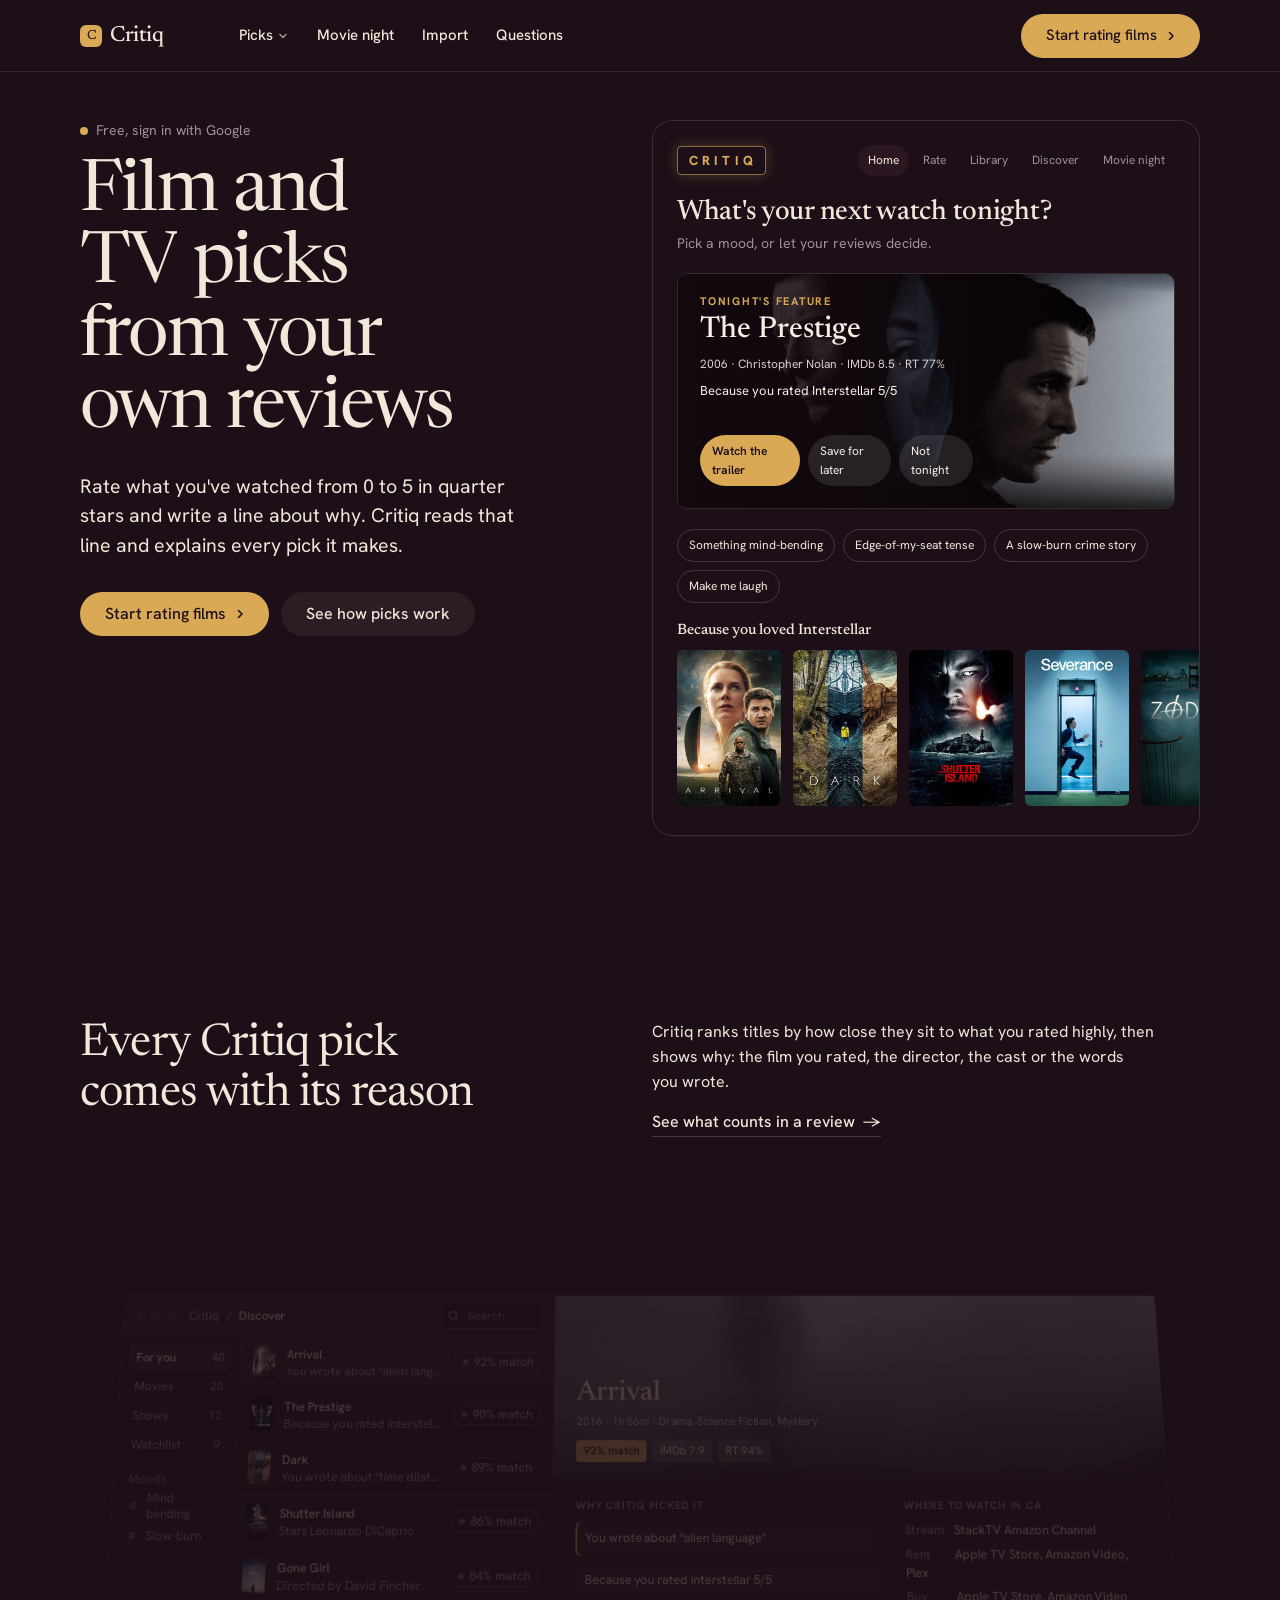
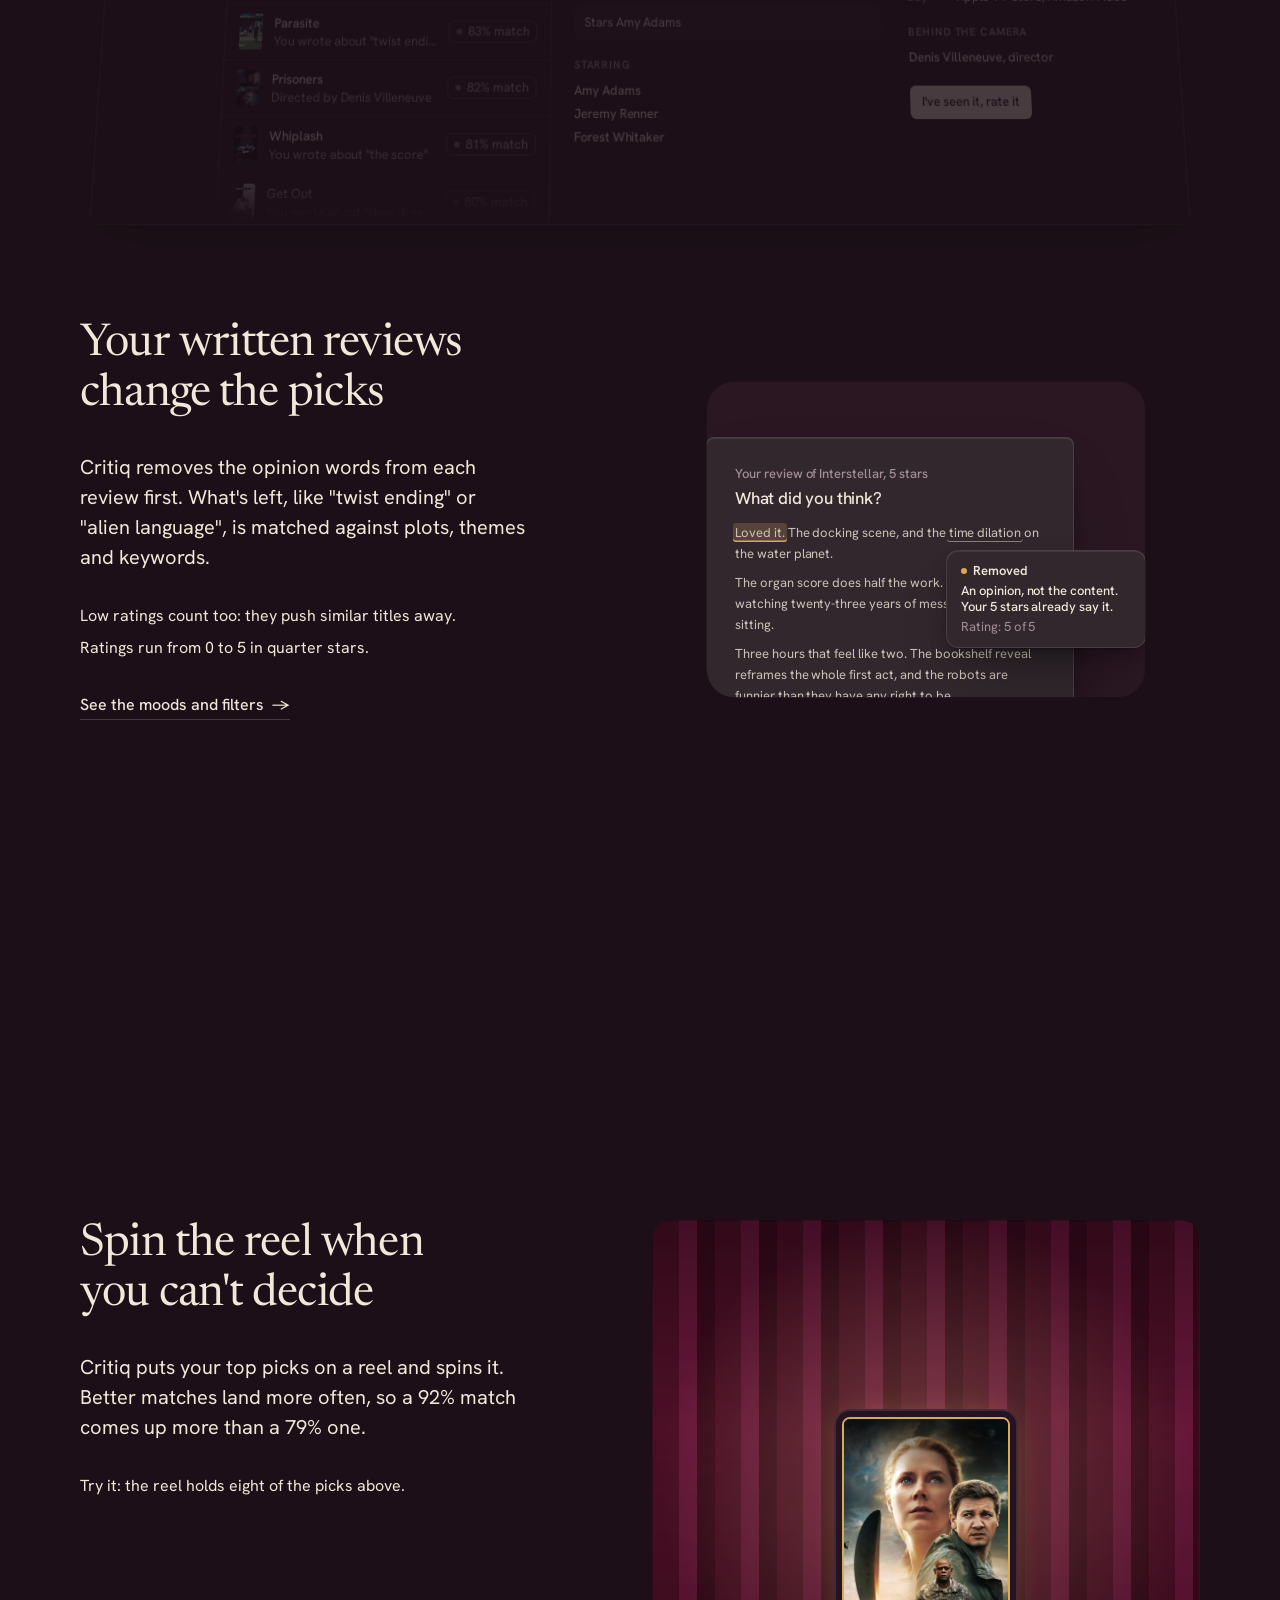
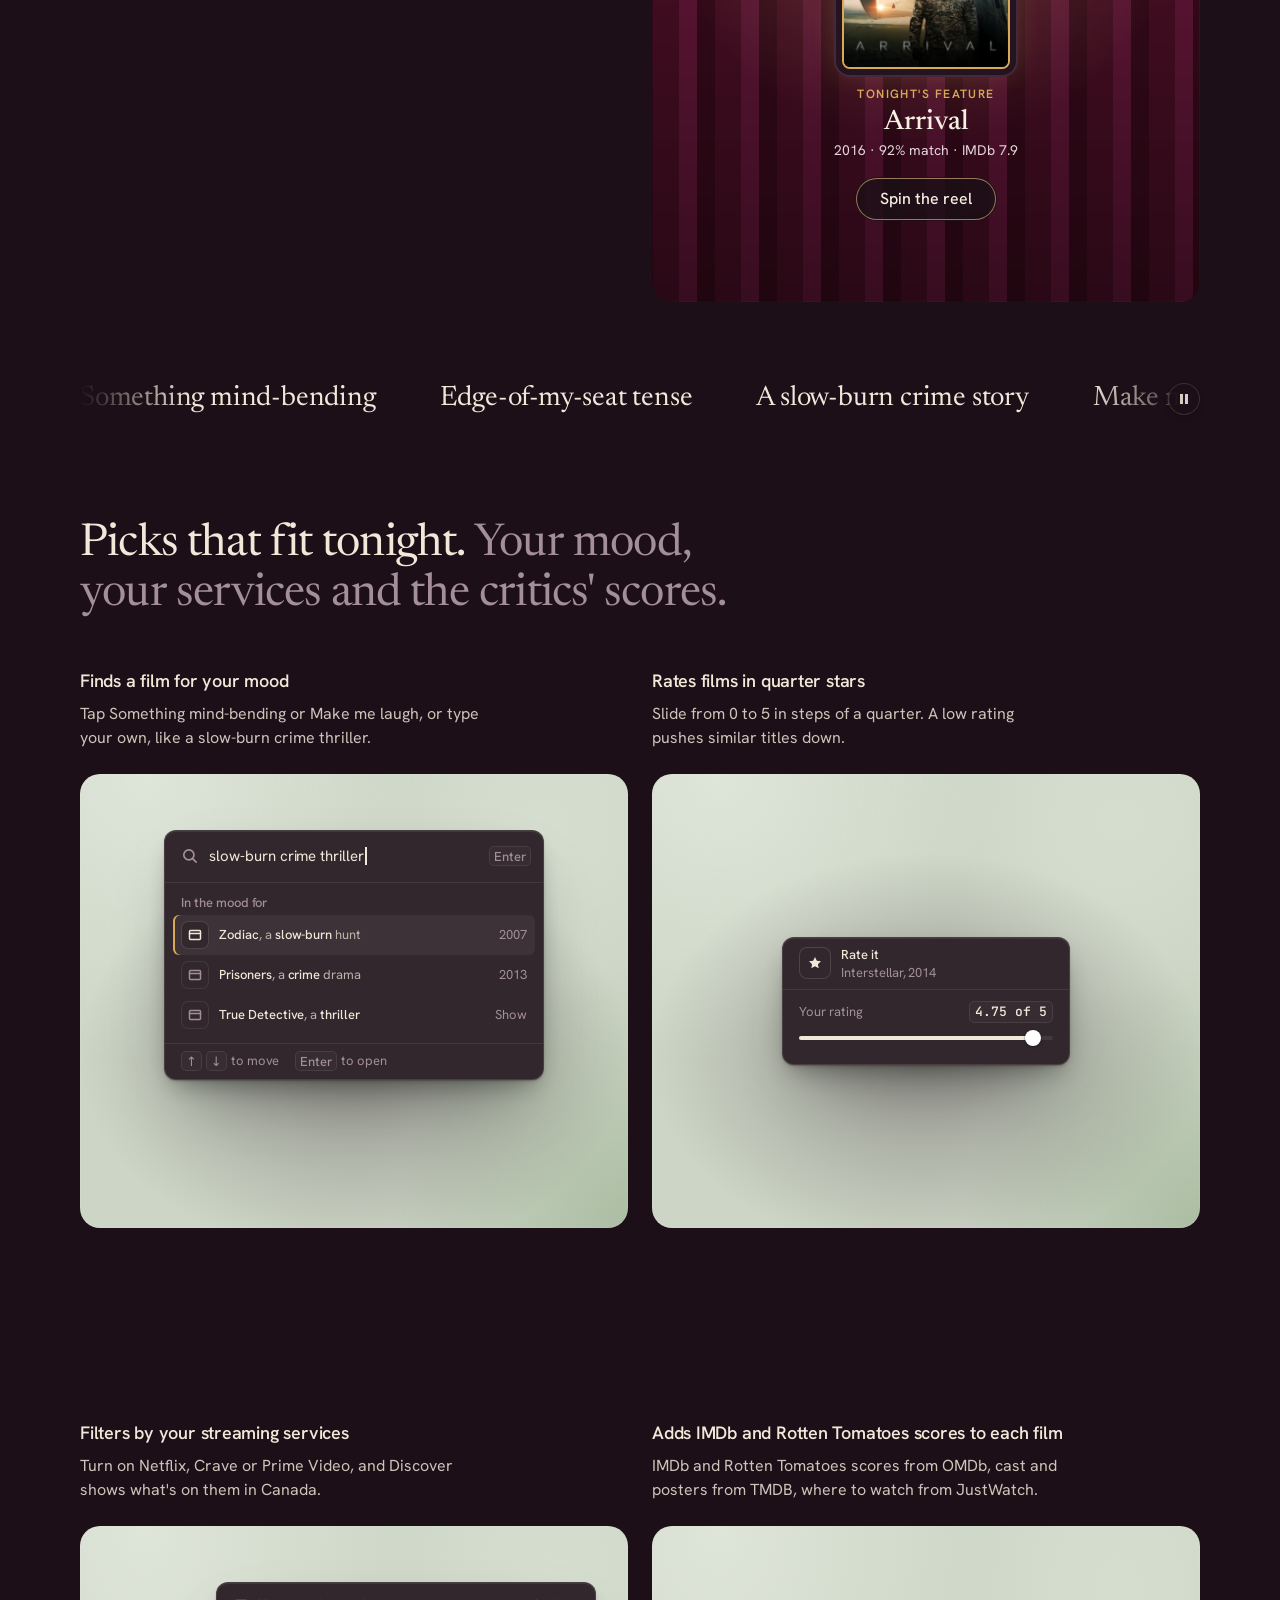
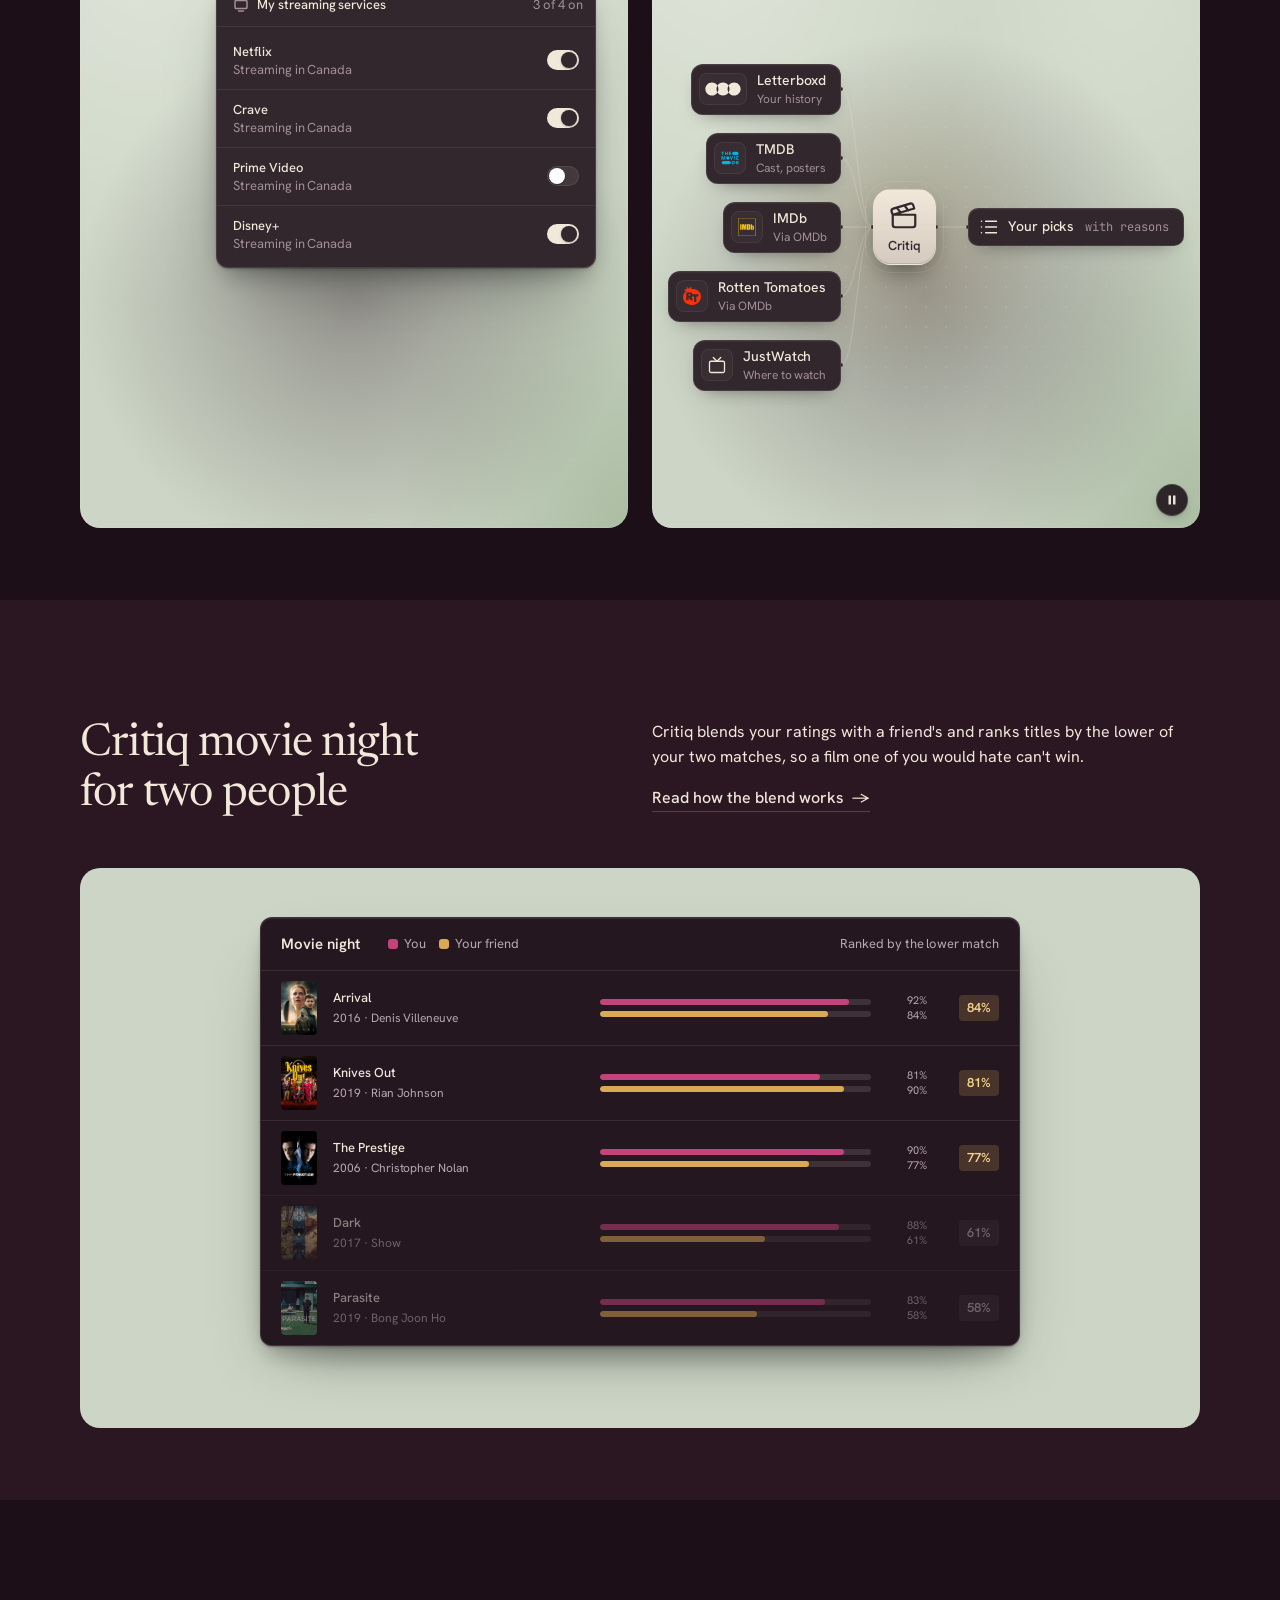
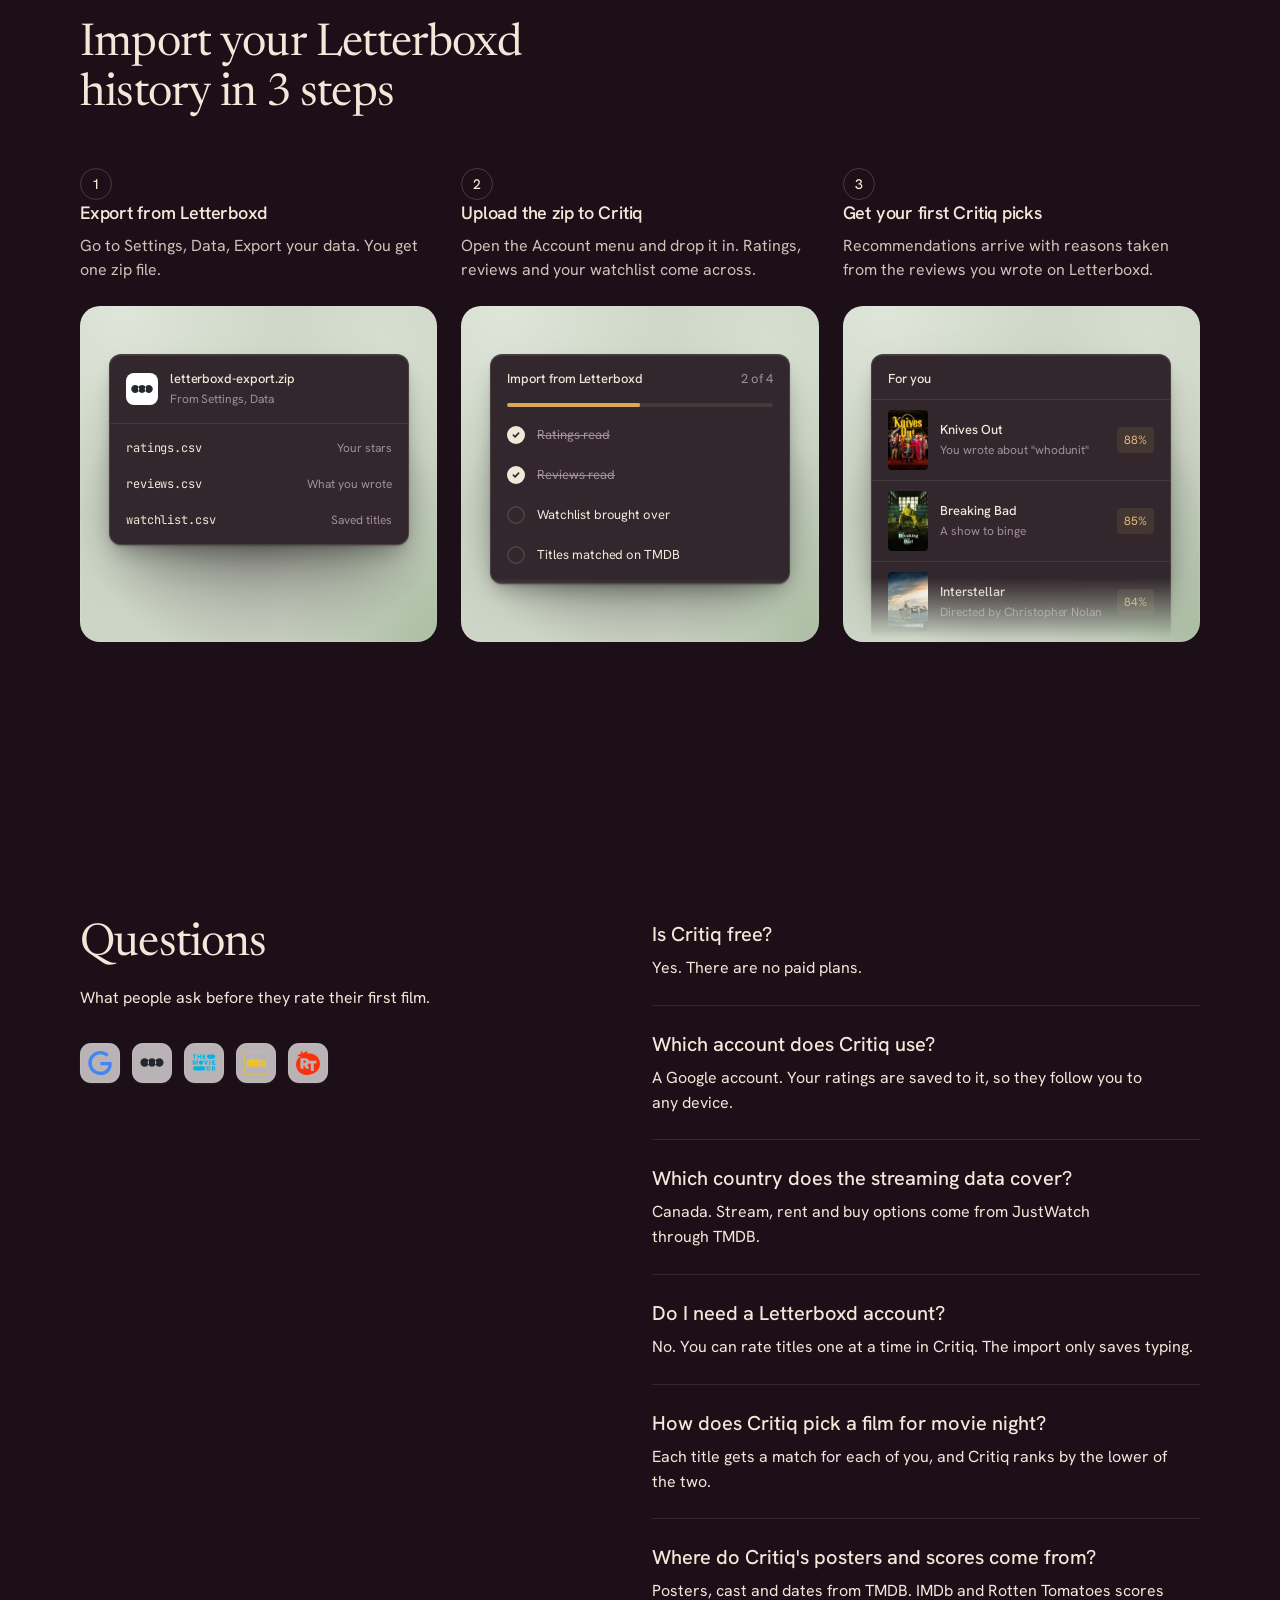
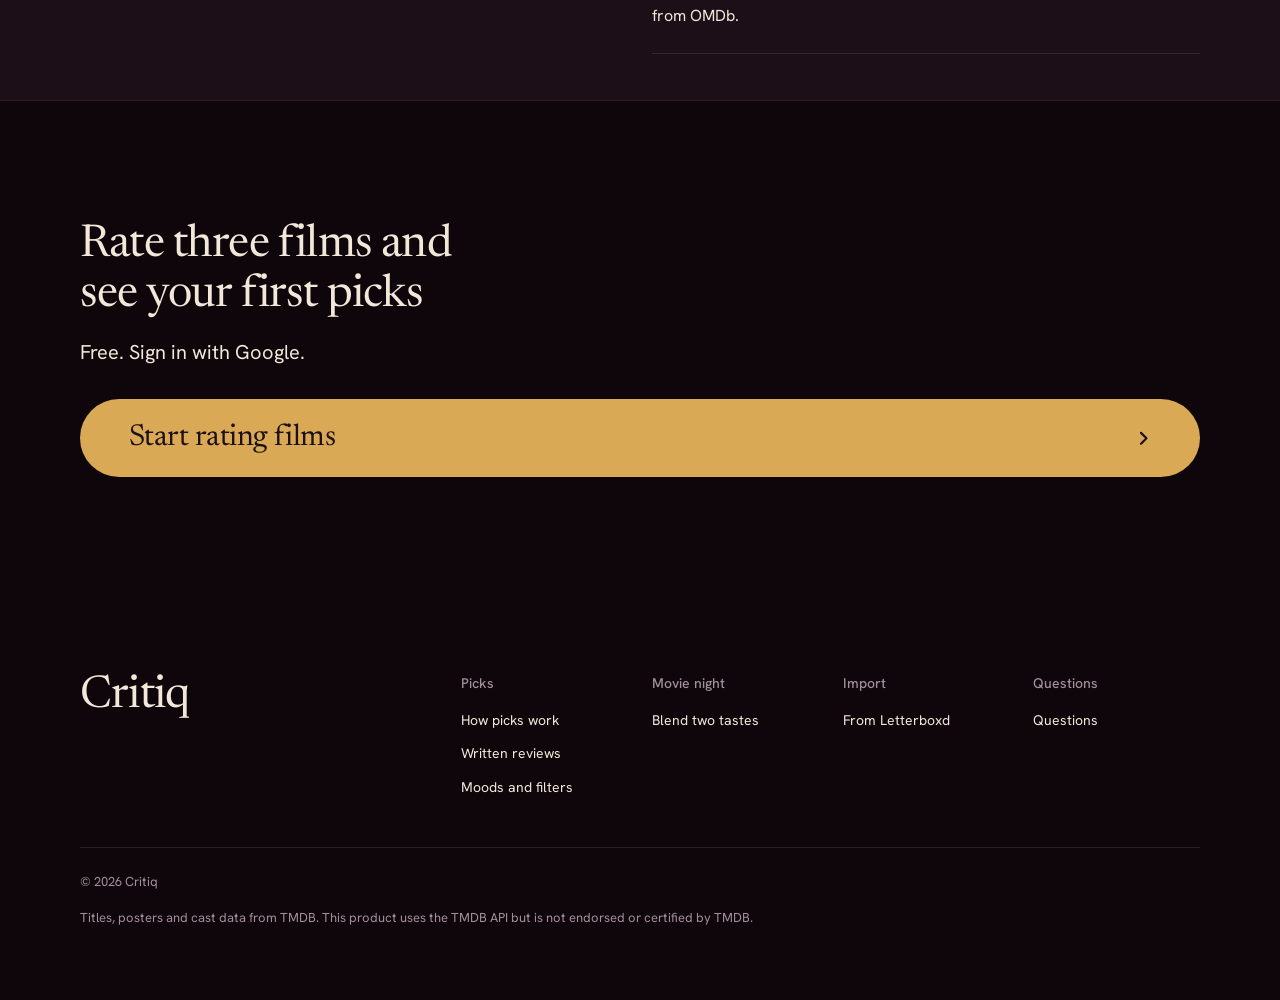
<file: landing/index.html>
<!doctype html>
<html lang="en" data-type="software" data-radius="soft" data-ground="sage" data-buttons="pill" data-motion>
<head>
<meta charset="utf-8">
<meta name="viewport" content="width=device-width, initial-scale=1, viewport-fit=cover">
<title>Critiq: film and TV recommendations from your own reviews</title>
<meta name="description" content="Rate what you've watched in quarter stars, say why in a sentence, and Critiq explains every film or show it picks for you. Free, with Letterboxd import.">
<meta property="og:type" content="website">
<meta property="og:title" content="Critiq: film and TV recommendations from your own reviews">
<meta property="og:description" content="Rate what you've watched, say why, and get picks that explain themselves.">
<meta property="og:image" content="share.jpg">
<meta name="twitter:card" content="summary_large_image">
<link rel="icon" href="favicon.svg" type="image/svg+xml">
<meta name="theme-color" content="#1c0f17">
<!-- <link rel="canonical" href="https://[the client's domain]/"> : the domain is still to come -->
<meta name="site-kind" content="software">
<meta name="page-type" content="software">
<link rel="preconnect" href="https://fonts.googleapis.com">
<link rel="preconnect" href="https://fonts.gstatic.com" crossorigin>
<link href="https://fonts.googleapis.com/css2?family=Newsreader:opsz,wght@6..72,400..700&family=Hanken+Grotesk:wght@400..600&family=JetBrains+Mono:wght@400..500&display=swap" rel="stylesheet">
<link rel="stylesheet" href="assets/system.css">
<link rel="stylesheet" href="assets/ui/cards.css">
<link rel="stylesheet" href="assets/motion/motion.css">
<link rel="stylesheet" href="assets/backgrounds/backgrounds.css">
<link rel="stylesheet" href="assets/layout/layout.css">
<link rel="stylesheet" href="assets/icons/icon.css">
<style>
:root {
  --p-bg: #1c0f17; --p-surface: #2a1722; --p-ink: #f2e8da; --p-muted: #a38e99;
  --p-accent: #d9a956; --p-accent-ink: #1c0f17; --p-action: #d9a956; --p-action-ink: #1c0f17;
  --p-inv-bg: #f2e8da; --p-inv-surface: #e1d7cb; --p-inv-ink: #1c0f17; --p-inv-muted: #655859;
  --p-inv-accent: #1c0f17; --p-inv-accent-ink: #f2e8da; --p-inv-action: #1c0f17; --p-inv-action-ink: #f2e8da;
  --font-display: "Newsreader", Georgia, serif;
  --font-text: "Hanken Grotesk", system-ui, sans-serif;
  --font-mono: "JetBrains Mono", ui-monospace, "SFMono-Regular", Menlo, Consolas, monospace;
  --display-weight: 400;
  --display-tracking: -0.018em;
  --display-tracking-xl: -0.025em;
  --ly-scale: 1.06;
}
</style>
<link rel="stylesheet" href="assets/ui/base.css">
<link rel="stylesheet" href="assets/ui/window/fragment.css">
<link rel="stylesheet" href="assets/ui/doc/fragment.css">
<link rel="stylesheet" href="assets/ui/search/fragment.css">
<link rel="stylesheet" href="assets/ui/slider/fragment.css">
<link rel="stylesheet" href="assets/ui/toggles/fragment.css">
<link rel="stylesheet" href="assets/ui/checklist/fragment.css">
<link rel="stylesheet" href="assets/diagrams/diagram.css">
<link rel="stylesheet" href="vendor/lenis.css">
<link rel="stylesheet" href="js/cinema.css">
<script src="assets/backgrounds/backgrounds.js"></script>
<script>document.documentElement.classList.add('mo-js');setTimeout(()=>document.documentElement.classList.add('mo-safe'),2500)</script>
<link rel="modulepreload" href="assets/moments/moments.js">
<link rel="modulepreload" href="assets/moments/lib.js">
<link rel="modulepreload" href="assets/moments/marquee-row/moment.js">
<style>
  /* HERO VISUAL: the app's Home screen as live HTML, in the app's own screening-room colours */
  .home { position: absolute; inset: 0; border: 1px solid color-mix(in oklab, var(--p-ink) 14%, transparent); border-radius: inherit; display: flex; flex-direction: column; gap: 20px; padding: 24px; background: var(--p-bg); color: var(--p-ink); font-family: var(--font-text); overflow: hidden; }
  .home__bar { display: flex; align-items: center; gap: 12px; }
  .home__sign { font: 800 13px/1 var(--font-text); letter-spacing: 0.32em; color: var(--p-accent); padding: 7px 8px 7px 11px; border: 1px solid color-mix(in oklab, var(--p-accent) 60%, transparent); border-radius: 4px; box-shadow: 0 0 14px color-mix(in oklab, var(--p-accent) 28%, transparent); }
  .home__pills { display: flex; gap: 4px; margin-left: auto; font-size: 12px; }
  .home__pills span { padding: 6px 10px; border-radius: 999px; color: var(--p-muted); }
  .home__pills .is-on { background: var(--p-surface); color: var(--p-ink); }
  .home__q { font: 500 28px/1.15 var(--font-display); letter-spacing: -0.01em; }
  .home__q small { display: block; margin-top: 6px; font: 400 14px/1.4 var(--font-text); color: var(--p-muted); letter-spacing: 0; }
  .home__feature { position: relative; flex: none; height: 236px; border-radius: 10px; overflow: hidden; border: 1px solid color-mix(in oklab, var(--p-ink) 12%, transparent); }
  .home__feature img { position: absolute; inset: 0; width: 100%; height: 100%; object-fit: cover; }
  .home__feature::after { content: ""; position: absolute; inset: 0; background: linear-gradient(90deg, rgb(20 10 16 / 0.92) 0%, rgb(20 10 16 / 0.7) 48%, rgb(20 10 16 / 0.05) 100%); }
  .home__fx { position: relative; z-index: 1; display: flex; flex-direction: column; gap: 8px; height: 100%; padding: 22px; max-width: 64%; }
  .home__tag { font: 700 11px/1 var(--font-text); letter-spacing: 0.16em; text-transform: uppercase; color: var(--p-accent); }
  .home__title { font: 500 30px/1.05 var(--font-display); color: #f6efe4; }
  .home__meta { font-size: 12px; color: #d8ccd2; }
  .home__why { font-size: 13px; color: #f6efe4; }
  .home__acts { display: flex; gap: 8px; margin-top: auto; }
  .home__acts span { font-size: 12px; padding: 7px 12px; border-radius: 999px; background: rgb(255 255 255 / 0.1); color: #f6efe4; }
  .home__acts .is-main { background: var(--p-accent); color: var(--p-accent-ink); font-weight: 600; }
  .home__moods { display: flex; flex-wrap: wrap; gap: 8px; }
  .home__moods span { font-size: 12px; padding: 6px 11px; border-radius: 999px; border: 1px solid color-mix(in oklab, var(--p-ink) 18%, transparent); color: var(--p-ink); }
  .home__row { font: 500 15px/1 var(--font-display); }
  .home__strip { display: flex; gap: 12px; margin-top: -8px; }
  .home__strip img { width: 104px; aspect-ratio: 2 / 3; border-radius: 6px; object-fit: cover; flex: none; }
  @media (max-width: 1023px) { .home { gap: 16px; padding: 20px; } .home__pills { display: none; } .home__q { font-size: 22px; } }
  @media (max-width: 639px) { .home { padding: 14px; gap: 12px; } .home__bar, .home__q, .home__moods, .home__row, .home__strip { display: none; } .home__feature { flex: 1 1 auto; height: auto; } .home__fx { max-width: 80%; padding: 16px; } .home__title { font-size: 26px; } .home__acts span:not(.is-main) { display: none; } }

  /* APP-FRAME (sections-library.md, app-frame) */
  .app.ui { display: grid; grid-template-columns: minmax(0, 5fr) minmax(0, 7fr); margin-top: var(--s-7); background: var(--u-bg); border: 1px solid var(--u-border); border-radius: var(--u-r); box-shadow: var(--u-shadow); }
  .app > .app__pane { position: relative; min-width: 0; min-height: 0; overflow: hidden; }
  .app > .app__pane + .app__pane { border-left: 1px solid var(--u-line); }
  .app > .app__pane > .ui-panel { width: 100%; border: 0; border-radius: 0; box-shadow: none; }
  .app > .app__pane::after { content: ""; position: absolute; inset: auto 0 0 0; height: 64px; background: linear-gradient(transparent, var(--u-bg)); pointer-events: none; }
  @media (min-width: 1024px) and (max-width: 1279px) { .app.ui { grid-template-columns: minmax(0, 4fr) minmax(0, 8fr); } }
  @media (max-width: 1023px) {
    .app.ui { grid-template-columns: minmax(0, 1fr); grid-template-rows: auto minmax(0, 1fr); }
    .app > .app__pane--list { max-height: 252px; }
    .app > .app__pane--list::after { display: none; }
    .app .ui-win__side { display: none; }
    .app .ui-win__body { grid-template-columns: minmax(0, 1fr); }
    .app > .app__pane + .app__pane { border-left: 0; border-top: 1px solid var(--u-line); }
  }
  @media (max-width: 639px) {
    .app.ui { grid-template-rows: minmax(0, 1fr); }
    .app > .app__pane--list { display: none; }
    .app > .app__pane + .app__pane { border-top: 0; }
  }
  /* inside the window: poster thumbs in the avatar slot */
  .app .ui-avatar.poster { width: 24px; height: 36px; border-radius: 3px; overflow: hidden; background: var(--u-fill-2); box-shadow: none; }
  .app .ui-avatar.poster img { width: 100%; height: 100%; object-fit: cover; display: block; }
  /* the open title: Critiq's detail page for Arrival */
  .det { font-size: 13px; line-height: 1.45; color: var(--u-ink); }
  .det__hero { position: relative; height: 196px; overflow: hidden; }
  .det__hero img { position: absolute; inset: 0; width: 100%; height: 100%; object-fit: cover; }
  .det__hero::after { content: ""; position: absolute; inset: 0; background: linear-gradient(0deg, rgb(18 10 15 / 0.9) 0%, rgb(18 10 15 / 0.2) 70%); }
  .det__head { position: absolute; left: 24px; right: 24px; bottom: 18px; z-index: 1; color: #f6efe4; }
  .det__title { font: 500 30px/1.05 var(--font-display); }
  .det__meta { margin-top: 6px; font-size: 12px; color: #d8ccd2; }
  .det__chips { display: flex; flex-wrap: wrap; gap: 6px; margin-top: 10px; }
  .det__chips span { font-size: 12px; padding: 3px 8px; border-radius: 4px; background: rgb(255 255 255 / 0.14); }
  .det__chips .is-match { background: var(--p-accent); color: var(--p-accent-ink); font-weight: 600; }
  .det__body { display: grid; grid-template-columns: minmax(0, 1.25fr) minmax(0, 1fr); gap: 20px 28px; padding: 20px 24px; }
  .det__h { font-size: 11px; font-weight: 600; letter-spacing: 0.08em; text-transform: uppercase; color: var(--u-muted); margin-bottom: 8px; }
  .det__why { display: grid; gap: 8px; }
  .det__why li { padding: 8px 10px; border-radius: 6px; background: var(--u-fill); }
  .det__why li:first-child { box-shadow: inset 2px 0 0 var(--u-accent); }
  .det__list { display: grid; gap: 4px; }
  .det__list b { font-weight: 500; }
  .det__watch { display: grid; gap: 6px; }
  .det__watch span { color: var(--u-muted); display: inline-block; width: 52px; }
  .det__btn { display: inline-block; margin-top: 4px; padding: 7px 12px; border-radius: 6px; background: var(--u-ink); color: var(--u-bg); font-weight: 500; }
  @media (max-width: 639px) { .det__body { grid-template-columns: minmax(0, 1fr); padding: 16px; } .det__body > div:last-child, .det__body .det__h + .det__list, .det__body .det__h[style] { display: none; } .det__head { left: 16px; right: 16px; } }

  /* REVIEWS split frame */
  #reviews .stage { --fade-h: 64px; }

  /* FEATURES 2x2 */
  #features .panel { --p-h: 336px; }
  @media (max-width: 639px) { #features .panel { --p-h: 180px; } #features .stage { --fade-h: 40px; } }

  .faq-marks { display: flex; flex-wrap: wrap; gap: 12px; padding-top: var(--s-4); }
  /* SPIN THE REEL: the app's slot machine (ui.py .cq-reel), in the page's tokens */
  .reel { display: grid; place-items: center; background: radial-gradient(70% 55% at 50% 38%, rgb(246 213 142 / 0.22), transparent 70%), linear-gradient(180deg, rgb(0 0 0 / 0.35), transparent 30%, rgb(0 0 0 / 0.45)), repeating-linear-gradient(90deg, #4c0f26 0 26px, #66173a 26px 44px, #3a0a1c 44px 62px); }
  .reel__machine { display: grid; justify-items: center; gap: 16px; padding: 32px 24px; }
  .reel__window { position: relative; width: 168px; height: 252px; overflow: hidden; border-radius: 8px; border: 2px solid var(--p-accent); background: var(--p-bg);
    box-shadow: 0 0 0 6px #241320, 0 0 0 8px #45293a, 0 0 30px rgb(217 169 86 / 0.3); }
  .reel__window::after { content: ""; position: absolute; inset: 0; pointer-events: none; background: linear-gradient(180deg, rgb(0 0 0 / 0.65), transparent 22%, transparent 78%, rgb(0 0 0 / 0.65)); }
  .reel__strip { display: flex; flex-direction: column; will-change: transform; }
  .reel__strip img { width: 168px; height: 252px; object-fit: cover; flex: none; display: block; }
  .reel__result { display: grid; justify-items: center; gap: 2px; text-align: center; color: #f6efe4; min-height: 76px; transition: opacity 300ms ease; }
  .reel.is-spinning .reel__result { opacity: 0; }
  .reel__tag { font-size: 12px; font-weight: 600; letter-spacing: 0.12em; text-transform: uppercase; color: var(--p-accent); }
  .reel__title { font: 500 28px/1.15 var(--font-display); }
  .reel__meta { font-size: 14px; color: #e4d6dc; }
  html .reel .btn.btn--secondary.reel__btn { background: rgb(28 15 23 / 0.8); color: #f6efe4; box-shadow: inset 0 0 0 1px rgb(246 213 142 / 0.55); }
  html .reel .btn.btn--secondary.reel__btn:hover { background: rgb(28 15 23 / 0.95); }
  .reel__moods { margin-top: var(--s-8); }
  .reel__moods li { font: 400 28px/1.2 var(--font-display); color: var(--ink); white-space: nowrap; }
  @media (max-width: 639px) { .reel__window { width: 136px; height: 204px; } .reel__strip img { width: 136px; height: 204px; } .reel__moods li { font-size: 20px; } }
  @media (prefers-reduced-motion: reduce) { .reel__strip { transition: none !important; } }

  /* MOVIE NIGHT: the app's two fit bars (ui.py .cq-fit) */
  .mn-at { position: absolute; left: 50%; top: 48px; width: min(760px, calc(100% - 48px)); transform: translateX(-50%); }
  .mn.ui { --u-bg: #241720; --u-ink: #f2e8da; --u-muted: #b9a7b0; --u-line: rgb(242 232 218 / 0.1); --u-fill-2: rgb(242 232 218 / 0.08); --u-fill-3: rgb(242 232 218 / 0.12); --u-tint: rgb(217 169 86 / 0.2); --u-accent-text: #f6d58e; background: var(--u-bg); color: var(--u-ink); font-size: 13px; }
  .mn__head { display: flex; flex-wrap: wrap; align-items: center; gap: 8px 20px; padding: 16px 20px; border-bottom: 1px solid var(--u-line); }
  .mn__t { font-weight: 600; font-size: 15px; }
  .mn__who { display: inline-flex; align-items: center; gap: 6px; color: var(--u-muted); }
  .mn__k { width: 10px; height: 10px; border-radius: 3px; margin-left: 8px; }
  .mn__k--you, .mn__bar i { background: #c4437c; }
  .mn__k--fr, .mn__bar--fr i { background: #d9a956; }
  .mn__sort { margin-left: auto; color: var(--u-muted); }
  .mn__list li { display: grid; grid-template-columns: 36px minmax(0, 1.3fr) minmax(0, 1.4fr) 40px 56px; align-items: center; gap: 16px; padding: 10px 20px; }
  .mn__list li + li { border-top: 1px solid var(--u-line); }
  .mn__list img { width: 36px; height: 54px; border-radius: 4px; object-fit: cover; }
  .mn__name b { display: block; font-weight: 500; }
  .mn__name small { color: var(--u-muted); font-size: 12px; }
  .mn__bars { display: grid; gap: 6px; }
  .mn__bar { display: block; height: 6px; border-radius: 3px; background: var(--u-fill-3); overflow: hidden; }
  .mn__bar i { display: block; height: 100%; border-radius: 3px; }
  .mn__pct { font-size: 11px; line-height: 1.35; color: var(--u-muted); text-align: right; font-variant-numeric: tabular-nums; }
  .mn__both { justify-self: end; font-style: normal; font-weight: 600; padding: 3px 8px; border-radius: 4px; background: var(--u-tint); color: var(--u-accent-text); }
  .mn__list li.is-low .mn__both { background: var(--u-fill-2); color: var(--u-muted); }
  @media (max-width: 639px) { .mn__list li { grid-template-columns: 32px minmax(0, 1fr) 72px 44px; gap: 10px; padding: 10px 14px; } .mn__pct, .mn__sort { display: none; } .mn-at { top: 16px; width: calc(100% - 32px); } }

  /* MOVIE NIGHT wide frame */
  #movie-night .frame--wide { margin-top: var(--s-7); }

  /* IMPORT steps: one --p-h; the two small screens of the export and the first picks */
  #import .panel { --p-h: 336px; }
  @media (max-width: 639px) { #import .panel { --p-h: 320px; } }
  .zip { width: 300px; max-width: calc(100% - 48px); font-size: 13px; }
  .zip__head { display: flex; align-items: center; gap: 12px; padding: 14px 16px; border-bottom: 1px solid var(--u-line); }
  .zip__head img { width: 32px; height: 32px; padding: 5px; border-radius: 8px; background: #fff; box-shadow: inset 0 0 0 1px var(--u-line); }
  .zip__head b { display: block; font-weight: 500; }
  .zip__head small { color: var(--u-muted); font-size: 12px; }
  .zip ul { padding: 6px 0; }
  .zip li { display: flex; justify-content: space-between; padding: 8px 16px; font-family: var(--font-mono); font-size: 12px; }
  .zip li span { color: var(--u-muted); font-family: var(--font-text); }
  .picks { width: 300px; max-width: calc(100% - 48px); font-size: 13px; }
  .picks__h { padding: 14px 16px 10px; font-weight: 500; border-bottom: 1px solid var(--u-line); }
  .picks li { display: grid; grid-template-columns: 40px minmax(0, 1fr) auto; gap: 12px; align-items: center; padding: 10px 16px; }
  .picks li + li { border-top: 1px solid var(--u-line); }
  .picks img { width: 40px; height: 60px; border-radius: 4px; object-fit: cover; }
  .picks b { display: block; font-weight: 500; }
  .picks small { color: var(--u-muted); font-size: 12px; }
  .picks em { font-style: normal; font-size: 12px; padding: 3px 7px; border-radius: 4px; background: var(--u-tint); color: var(--u-accent-text); }
</style>
</head>
<body>
<!-- type: software (site-kind software)
     deal: hero split, nav nav-mega, close close-type, footer footer-dark, rhythm space, buttons pill, mark initial,
           palette: the client's own (start.mjs brand: velvet #1c0f17, curtain #2a1722, light #f2e8da, usher #a38e99,
           brass #d9a956), pairing newsreader (forced: the app's own heading face), radius soft, lit ground sage
     effect: grain-gradient in the one [data-visual] frame (#reviews); card ground: none (the grain family has no second id)
     moments: marquee-row (the six moods) as the last row of #reel; motion layer: GSAP 3.12.5 + ScrollTrigger + Lenis 1.1.13 (js/cinema.js), chosen by the client over the skill gate
     client slots: none; posters and backdrops from TMDB, credited in the footer -->

<header class="nav">
  <div class="wrap nav__bar">
    <a class="skip-link" href="#top">Skip to content</a>
    <a class="nav__logo" href="#top"><span class="mark mark--initial" aria-hidden="true">C</span>Critiq</a>
    <nav class="nav__links" aria-label="Main">
      <div class="nav__item">
        <a class="nav__link" href="#how">Picks <svg class="chev" viewBox="0 0 12 12" aria-hidden="true"><path d="M3 4.5l3 3 3-3" fill="none" stroke="currentColor" stroke-width="1.5" stroke-linecap="round" stroke-linejoin="round"/></svg></a>
        <div class="nav__menu">
          <div class="wrap grid">
            <div class="menu-col span-3">
              <p class="t-label">Picks</p>
              <a href="#how">How picks work<span>Every pick with its reason</span></a>
              <a href="#reviews">Written reviews<span>Your words shape the picks</span></a>
              <a href="#features">Moods and filters<span>Mood, services and scores</span></a>
            </div>
            <div class="menu-col span-3">
              <p class="t-label">Together</p>
              <a href="#movie-night">Movie night<span>Picks two people agree on</span></a>
              <a href="#import">Letterboxd import<span>Bring your history over</span></a>
            </div>
            <a class="menu-card span-3 start-10" href="#movie-night">
              <div class="panel"><img class="frame__img" src="img/arrival-bg.jpg" alt="A still from Arrival: the alien ship hovering over a misty valley" loading="lazy" width="780" height="439"></div>
              <span class="t-card">Movie night</span>
              <span class="t-small muted">Blend two people's ratings</span>
            </a>
          </div>
        </div>
      </div>
      <div class="nav__item"><a class="nav__link" href="#movie-night">Movie night</a></div>
      <div class="nav__item"><a class="nav__link" href="#import">Import</a></div>
      <div class="nav__item"><a class="nav__link" href="#faq">Questions</a></div>
    </nav>
    <div class="nav__actions">
      <a class="btn btn--primary" href="https://critiq-movies.streamlit.app/">Start rating films</a>
    </div>
    <button class="nav__toggle" type="button" aria-expanded="false" aria-label="Menu">
      <svg width="18" height="18" viewBox="0 0 18 18" aria-hidden="true"><path d="M2 5h14M2 13h14" stroke="currentColor" stroke-width="1.6" stroke-linecap="round"/></svg>
    </button>
  </div>
</header>

<main id="top">
  <section class="hero hero--split" aria-labelledby="hero-h">
    <div class="wrap"><div class="hero-text grid hero__grid">
      <div class="hero__text span-5">
        <p class="hero__kicker"><span class="dot" aria-hidden="true"></span>Free, sign in with Google</p>
        <h1 id="hero-h">Film and TV picks from your own reviews</h1>
        <p class="hero__lead">Rate what you've watched from 0 to 5 in quarter stars and write a line about why. Critiq reads that line and explains every pick it makes.</p>
        <div class="btn-row"><a class="btn btn--primary" href="https://critiq-movies.streamlit.app/">Start rating films<svg class="m-arrow" viewBox="0 0 12 12" aria-hidden="true"><path class="m-arrow__stem" d="M1 6h8"/><path class="m-arrow__head" d="M4.5 2.5 8 6l-3.5 3.5"/></svg></a><a class="btn btn--secondary" href="#how">See how picks work</a></div>
      </div>
      <div class="hero__media span-6 start-7">
        <div class="home" role="img" aria-label="Critiq's home screen: tonight's feature is The Prestige, picked because you rated Interstellar 5 out of 5, with mood buttons and a row of films like Interstellar">
          <div class="home__bar"><span class="home__sign">CRITIQ</span><span class="home__pills"><span class="is-on">Home</span><span>Rate</span><span>Library</span><span>Discover</span><span>Movie night</span></span></div>
          <p class="home__q">What's your next watch tonight?<small>Pick a mood, or let your reviews decide.</small></p>
          <div class="home__feature">
            <img src="img/prestige-bg.jpg" alt="" fetchpriority="high" width="780" height="439">
            <div class="home__fx">
              <span class="home__tag">Tonight's feature</span>
              <span class="home__title">The Prestige</span>
              <span class="home__meta">2006 · Christopher Nolan · IMDb 8.5 · RT 77%</span>
              <span class="home__why">Because you rated Interstellar 5/5</span>
              <span class="home__acts"><span class="is-main">Watch the trailer</span><span>Save for later</span><span>Not tonight</span></span>
            </div>
          </div>
          <div class="home__moods"><span>Something mind-bending</span><span>Edge-of-my-seat tense</span><span>A slow-burn crime story</span><span>Make me laugh</span></div>
          <p class="home__row">Because you loved Interstellar</p>
          <div class="home__strip"><img src="img/arrival.jpg" alt="" width="342" height="513" loading="lazy"><img src="img/dark.jpg" alt="" width="185" height="278" loading="lazy"><img src="img/shutter.jpg" alt="" width="185" height="278" loading="lazy"><img src="img/severance.jpg" alt="" width="185" height="278" loading="lazy"><img src="img/zodiac.jpg" alt="" width="185" height="278" loading="lazy"></div>
        </div>
      </div>
    </div></div>
  </section>

  <section class="section" id="how" aria-labelledby="how-h">
    <div class="wrap">
      <div class="grid">
        <h2 class="span-5" id="how-h">Every Critiq pick comes with its reason</h2>
        <div class="span-6 start-7 stack-4">
          <p>Critiq ranks titles by how close they sit to what you rated highly, then shows why: the film you rated, the director, the cast or the words you wrote.</p>
          <a class="link" href="#reviews">See what counts in a review</a>
        </div>
      </div>
      <div class="ui app fill" role="img" aria-label="Critiq's Discover list beside the open title Arrival: a 92% match, picked because you wrote about alien language and rated Interstellar 5 out of 5, with where to stream, rent or buy it in Canada" data-ui-pause-host>
        <div class="app__pane app__pane--list">
          <div class="ui ui-panel ui-win" data-ui="window" data-open="New" data-work="Saving" data-done="Saved">
            <div class="ui-win__bar">
              <span class="ui-dots" aria-hidden="true"><i></i><i></i><i></i></span>
              <span class="ui-win__crumb">Critiq <i>/</i> <b>Discover</b></span>
              <span class="ui-spacer"></span>
              <span class="ui-win__search" aria-hidden="true"><svg class="ui-icon" viewBox="0 0 16 16"><circle cx="7" cy="7" r="4.5"/><path d="m10.5 10.5 3 3"/></svg><span class="ui-win__ph">Search</span></span>
            </div>
            <div class="ui-win__body">
              <nav class="ui-win__side" aria-hidden="true">
                <span class="ui-win__nav is-on">For you<em>40</em></span>
                <span class="ui-win__nav">Movies<em>28</em></span>
                <span class="ui-win__nav">Shows<em>12</em></span>
                <span class="ui-win__nav">Watchlist<em>9</em></span>
                <span class="ui-win__label">Moods</span>
                <span class="ui-win__nav"><span class="ui-win__hash">#</span>Mind-bending</span>
                <span class="ui-win__nav"><span class="ui-win__hash">#</span>Slow-burn</span>
              </nav>
              <div class="ui-win__main">
                <div class="ui-win__cols" aria-hidden="true"><span>Title</span><span>Why</span><span>Match</span><span>IMDb</span></div>
                <ul class="ui-win__rows">
                  <li class="ui-win__row is-sel" data-row><span class="ui-avatar poster"><img src="img/arrival.jpg" alt="" width="342" height="513" loading="lazy"></span><span class="ui-win__who">Arrival</span><span class="ui-win__sub">You wrote about "alien language"</span><span class="ui-win__st" data-st>92% match</span><span class="ui-win__age">7.9</span></li>
                  <li class="ui-win__row" data-row><span class="ui-avatar poster"><img src="img/prestige.jpg" alt="" width="342" height="513" loading="lazy"></span><span class="ui-win__who">The Prestige</span><span class="ui-win__sub">Because you rated Interstellar 5/5</span><span class="ui-win__st" data-st>90% match</span><span class="ui-win__age">8.5</span></li>
                  <li class="ui-win__row" data-row><span class="ui-avatar poster"><img src="img/dark.jpg" alt="" width="185" height="278" loading="lazy"></span><span class="ui-win__who">Dark</span><span class="ui-win__sub">You wrote about "time dilation"</span><span class="ui-win__st" data-st>89% match</span><span class="ui-win__age">8.7</span></li>
                  <li class="ui-win__row" data-row><span class="ui-avatar poster"><img src="img/shutter.jpg" alt="" width="185" height="278" loading="lazy"></span><span class="ui-win__who">Shutter Island</span><span class="ui-win__sub">Stars Leonardo DiCaprio</span><span class="ui-win__st" data-st>86% match</span><span class="ui-win__age">8.2</span></li>
                  <li class="ui-win__row" data-row><span class="ui-avatar poster"><img src="img/gonegirl.jpg" alt="" width="185" height="272" loading="lazy"></span><span class="ui-win__who">Gone Girl</span><span class="ui-win__sub">Directed by David Fincher</span><span class="ui-win__st" data-st>84% match</span><span class="ui-win__age">8.1</span></li>
                  <li class="ui-win__row" data-row><span class="ui-avatar poster"><img src="img/parasite.jpg" alt="" width="185" height="278" loading="lazy"></span><span class="ui-win__who">Parasite</span><span class="ui-win__sub">You wrote about "twist ending"</span><span class="ui-win__st" data-st>83% match</span><span class="ui-win__age">8.5</span></li>
                  <li class="ui-win__row" data-row><span class="ui-avatar poster"><img src="img/prisoners.jpg" alt="" width="185" height="278" loading="lazy"></span><span class="ui-win__who">Prisoners</span><span class="ui-win__sub">Directed by Denis Villeneuve</span><span class="ui-win__st" data-st>82% match</span><span class="ui-win__age">8.2</span></li>
                  <li class="ui-win__row" data-row><span class="ui-avatar poster"><img src="img/whiplash.jpg" alt="" width="185" height="278" loading="lazy"></span><span class="ui-win__who">Whiplash</span><span class="ui-win__sub">You wrote about "the score"</span><span class="ui-win__st" data-st>81% match</span><span class="ui-win__age">8.5</span></li>
                  <li class="ui-win__row" data-row><span class="ui-avatar poster"><img src="img/getout.jpg" alt="" width="185" height="278" loading="lazy"></span><span class="ui-win__who">Get Out</span><span class="ui-win__sub">You wrote about "slow dread"</span><span class="ui-win__st" data-st>80% match</span><span class="ui-win__age">7.8</span></li>
                  <li class="ui-win__row" data-row><span class="ui-avatar poster"><img src="img/zodiac.jpg" alt="" width="185" height="278" loading="lazy"></span><span class="ui-win__who">Zodiac</span><span class="ui-win__sub">Directed by David Fincher</span><span class="ui-win__st" data-st>79% match</span><span class="ui-win__age">7.7</span></li>
                </ul>
              </div>
            </div>
          </div>
        </div>
        <div class="app__pane app__pane--open">
          <div class="det">
            <div class="det__hero">
              <img src="img/arrival-bg.jpg" alt="" loading="lazy" width="780" height="439">
              <div class="det__head">
                <div class="det__title">Arrival</div>
                <div class="det__meta">2016 · 1h 56m · Drama, Science Fiction, Mystery</div>
                <div class="det__chips"><span class="is-match">92% match</span><span>IMDb 7.9</span><span>RT 94%</span></div>
              </div>
            </div>
            <div class="det__body">
              <div>
                <p class="det__h">Why Critiq picked it</p>
                <ul class="det__why">
                  <li>You wrote about "alien language"</li>
                  <li>Because you rated Interstellar 5/5</li>
                  <li>Stars Amy Adams</li>
                </ul>
                <p class="det__h" style="margin-top:18px">Starring</p>
                <ul class="det__list"><li><b>Amy Adams</b></li><li><b>Jeremy Renner</b></li><li><b>Forest Whitaker</b></li></ul>
              </div>
              <div>
                <p class="det__h">Where to watch in CA</p>
                <ul class="det__watch">
                  <li><span>Stream</span>StackTV Amazon Channel</li>
                  <li><span>Rent</span>Apple TV Store, Amazon Video, Plex</li>
                  <li><span>Buy</span>Apple TV Store, Amazon Video</li>
                </ul>
                <p class="det__h" style="margin-top:18px">Behind the camera</p>
                <ul class="det__list"><li><b>Denis Villeneuve</b>, director</li></ul>
                <span class="det__btn" style="margin-top:18px">I've seen it, rate it</span>
              </div>
            </div>
          </div>
        </div>
      </div>
    </div>
  </section>

  <section class="section" id="reviews" aria-labelledby="reviews-h">
    <div class="wrap">
      <div class="grid">
        <div class="span-5 stack-6">
          <h2 id="reviews-h">Your written reviews change the picks</h2>
          <p class="t-lead">Critiq removes the opinion words from each review first. What's left, like "twist ending" or "alien language", is matched against plots, themes and keywords.</p>
          <div class="stack-2">
            <p>Low ratings count too: they push similar titles away.</p>
            <p>Ratings run from 0 to 5 in quarter stars.</p>
          </div>
          <a class="link" href="#features">See the moods and filters</a>
        </div>
        <div class="frame frame--split span-6 start-7" data-visual data-fx="grain-gradient" data-fx-seed="12" data-fx-palette='{"bg":"#d9ccb7","surface":"#e9e0d2","ink":"#2a2622","muted":"#6f675c","accent":"#a8794a"}' data-fx-params='{"speed":0,"grainMotion":0,"calm":0.2,"calmX":0.4,"calmY":0.4,"tint":0.6,"contrast":0.55}' style="--calm-k:0%">
          <div class="stage stage--fade-b">
            <div class="at-rise to-edge" style="--w:440px;--ax:max(24px, 50% - 220px);--ay:56px" data-ui-loop>
              <div class="ui ui-doc" data-ui="doc">
                <article class="ui-doc__page">
                  <div class="ui-doc__label">Your review of Interstellar, 5 stars</div>
                  <div class="ui-doc__title">What did you think?</div>
                  <div class="ui-doc__text"><mark class="ui-doc__mark is-on">Loved it.</mark> The docking scene, and the <mark class="ui-doc__mark" data-kind="Counts" data-msg="Matched against plots and keywords, and it lifts Dark." data-where="Used in 2 of your picks">time dilation</mark> on the water planet.</div>
                  <div class="ui-doc__text">The organ score does half the work. Cooper watching twenty-three years of messages in one sitting.</div>
                  <div class="ui-doc__text">Three hours that feel like two. The bookshelf reveal reframes the whole first act, and the robots are funnier than they have any right to be.</div>
                  <div class="ui-doc__text">Hans Zimmer's score, Matthew McConaughey in the car, the dust storms on the farm. I would watch it again tomorrow.</div>
                  <div class="ui-doc__text">Best seen on the biggest screen you can find, with the volume up.</div>
                </article>
                <aside class="ui-doc__note ui-panel is-on" aria-live="polite">
                  <div class="ui-doc__kind"><span class="ui-doc__dot"></span><span data-doc-kind>Removed</span></div>
                  <div class="ui-doc__msg" data-doc-msg>An opinion, not the content. Your 5 stars already say it.</div>
                  <div class="ui-doc__where" data-doc-where>Rating: 5 of 5</div>
                </aside>
              </div>
            </div>
          </div>
        </div>
      </div>
    </div>
  </section>

  <section class="section" id="reel" aria-labelledby="reel-h">
    <div class="wrap">
      <div class="grid">
        <div class="span-5 stack-6">
          <h2 id="reel-h">Spin the reel when you can't decide</h2>
          <p class="t-lead">Critiq puts your top picks on a reel and spins it. Better matches land more often, so a 92% match comes up more than a 79% one.</p>
          <p>Try it: the reel holds eight of the picks above.</p>
        </div>
        <div class="frame frame--split frame--lit span-6 start-7 reel" data-reel>
          <div class="reel__machine">
            <div class="reel__window"><div class="reel__strip" data-reel-strip></div></div>
            <div class="reel__result" aria-live="polite"><span class="reel__tag">Tonight's feature</span><span class="reel__title" data-reel-title>Arrival</span><span class="reel__meta" data-reel-meta>2016 · 92% match · IMDb 7.9</span></div>
            <button class="btn btn--secondary reel__btn" type="button" data-reel-spin>Spin the reel</button>
          </div>
        </div>
      </div>
      <div class="reel__moods" data-moment="marquee-row" data-moment-opts='{"speed": 32}'>
        <ul class="mo-mq__track"><li>Something mind-bending</li><li>Edge-of-my-seat tense</li><li>A slow-burn crime story</li><li>Make me laugh</li><li>Something heartfelt</li><li>A show I can binge</li></ul>
      </div>
    </div>
  </section>

  <section class="section g2" id="features" aria-labelledby="features-h">
    <div class="wrap">
      <div class="group">
        <div class="section-head">
          <h2 id="features-h">Picks that fit tonight. <span class="muted">Your mood, your services and the critics' scores.</span></h2>
        </div>
        <div class="grid">
          <article class="card card--row card--open span-6 m-nolift">
            <h3>Finds a film for your mood</h3>
            <p>Tap Something mind-bending or Make me laugh, or type your own, like a slow-burn crime thriller.</p>
            <div class="panel">
              <div class="stage stage--fade-b"><div class="at-rise fit" style="--fit-max:380px;--ax:max(24px, 50% - 190px);--ay:56px;--ay-sm:24px" data-ui-loop>
                <div class="ui ui-panel ui-search" data-ui="search">
                  <div class="ui-search__field">
                    <svg class="ui-icon" viewBox="0 0 16 16" aria-hidden="true"><circle cx="7" cy="7" r="4.5"/><path d="m10.5 10.5 3 3"/></svg>
                    <span class="ui-search__q"><span data-search-q>slow-burn crime thriller</span><i class="ui-search__caret"></i></span>
                    <kbd class="ui-search__kbd">Enter</kbd>
                  </div>
                  <div class="ui-search__group">In the mood for</div>
                  <ul class="ui-search__list" data-search-list>
                    <li class="ui-search__row is-sel"><span class="ui-search__ico"><svg class="ui-icon" viewBox="0 0 16 16"><rect x="2.5" y="3.5" width="11" height="9" rx="1"/><path d="M2.5 6.5h11"/></svg></span><span class="ui-search__t"><b>Zodiac</b>, a <b>slow-burn</b> hunt</span><span class="ui-search__m">2007</span></li>
                    <li class="ui-search__row"><span class="ui-search__ico"><svg class="ui-icon" viewBox="0 0 16 16"><rect x="2.5" y="3.5" width="11" height="9" rx="1"/><path d="M2.5 6.5h11"/></svg></span><span class="ui-search__t"><b>Prisoners</b>, a <b>crime</b> drama</span><span class="ui-search__m">2013</span></li>
                    <li class="ui-search__row"><span class="ui-search__ico"><svg class="ui-icon" viewBox="0 0 16 16"><rect x="2.5" y="3.5" width="11" height="9" rx="1"/><path d="M2.5 6.5h11"/></svg></span><span class="ui-search__t"><b>True Detective</b>, a <b>thriller</b></span><span class="ui-search__m">Show</span></li>
                  </ul>
                  <div class="ui-search__foot"><span><kbd>&uarr;</kbd><kbd>&darr;</kbd> to move</span><span><kbd>Enter</kbd> to open</span></div>
                </div>
              </div></div>
            </div>
          </article>
          <article class="card card--row card--open span-6 m-nolift">
            <h3>Rates films in quarter stars</h3>
            <p>Slide from 0 to 5 in steps of a quarter. A low rating pushes similar titles down.</p>
            <div class="panel">
              <div class="stage"><div class="at-center">
                <div class="ui ui-panel ui-slider" data-ui="slider" data-ui-opts='{"compact":true,"stops":[0.95,0.55,0.85],"scale":5}'>
                  <div class="ui-slider__head">
                    <span class="ui-slider__ico" aria-hidden="true"><svg viewBox="0 0 16 16"><path d="m8 2 1.8 3.8 4.2.5-3.1 2.9.8 4.1L8 11.3l-3.7 2 .8-4.1L2 6.3l4.2-.5z"/></svg></span>
                    <span class="ui-slider__name"><span class="ui-title">Rate it</span><span class="ui-meta">Interstellar, 2014</span></span>
                  </div>
                  <div class="ui-slider__row">
                    <div class="ui-slider__top"><span>Your rating</span><output data-slider-val>4.75 of 5</output></div>
                    <div class="ui-slider__track" data-slider-track style="--v:0.95"><i class="ui-slider__fill"></i><i class="ui-slider__thumb"></i></div>
                  </div>
                </div>
              </div></div>
            </div>
          </article>
        </div>
      </div>
      <div class="grid">
        <article class="card card--row card--open span-6 m-nolift">
          <h3>Filters by your streaming services</h3>
          <p>Turn on Netflix, Crave or Prime Video, and Discover shows what's on them in Canada.</p>
          <div class="panel">
            <div class="stage stage--fade-b"><div class="at-right" style="--ax:32px;--ay:56px">
              <div class="ui ui-panel ui-toggles" data-ui="toggles">
                <div class="ui-head">
                  <svg class="ui-icon ui-toggles__ico" viewBox="0 0 16 16" aria-hidden="true"><rect x="2" y="3.5" width="12" height="8" rx="1"/><path d="M5.5 14h5"/></svg>
                  <div class="ui-title">My streaming services</div>
                  <span class="ui-spacer"></span>
                  <div class="ui-meta" data-tg-count>3 of 4 on</div>
                </div>
                <ul class="ui-toggles__list">
                  <li class="ui-tg"><span class="ui-tg__text"><span class="ui-tg__label">Netflix</span><span class="ui-tg__sub">Streaming in Canada</span></span><button class="ui-switch is-on" type="button" role="switch" aria-checked="true" aria-label="Netflix"><i></i></button></li>
                  <li class="ui-tg"><span class="ui-tg__text"><span class="ui-tg__label">Crave</span><span class="ui-tg__sub">Streaming in Canada</span></span><button class="ui-switch is-on" type="button" role="switch" aria-checked="true" aria-label="Crave"><i></i></button></li>
                  <li class="ui-tg"><span class="ui-tg__text"><span class="ui-tg__label">Prime Video</span><span class="ui-tg__sub">Streaming in Canada</span></span><button class="ui-switch" type="button" role="switch" aria-checked="false" aria-label="Prime Video"><i></i></button></li>
                  <li class="ui-tg"><span class="ui-tg__text"><span class="ui-tg__label">Disney+</span><span class="ui-tg__sub">Streaming in Canada</span></span><button class="ui-switch is-on" type="button" role="switch" aria-checked="true" aria-label="Disney+"><i></i></button></li>
                </ul>
              </div>
            </div></div>
          </div>
        </article>
        <article class="card card--row card--open span-6 m-nolift">
          <h3>Adds IMDb and Rotten Tomatoes scores to each film</h3>
          <p>IMDb and Rotten Tomatoes scores from OMDb, cast and posters from TMDB, where to watch from JustWatch.</p>
          <div class="panel">
            <div class="dg" data-diagram><script type="application/json">{"layout":"fanin","alt":"Your Letterboxd history, TMDB, OMDb and JustWatch feed into Critiq, which makes your picks.","sources":[{"label":"Letterboxd","icon":"si:letterboxd","sub":"Your history"},{"label":"TMDB","icon":"si:themoviedatabase","sub":"Cast, posters"},{"label":"IMDb","icon":"si:imdb","sub":"Via OMDb"},{"label":"Rotten Tomatoes","icon":"si:rottentomatoes","sub":"Via OMDb"},{"label":"JustWatch","icon":"ui:tv","sub":"Where to watch"}],"target":{"label":"Critiq","icon":"ui:clapperboard"},"then":{"label":"Your picks","icon":"ui:list","meta":"with reasons"}}</script></div>
          </div>
        </article>
      </div>
    </div>
  </section>

  <section class="section ground-surface" id="movie-night" aria-labelledby="mn-h">
    <div class="wrap">
      <div class="grid">
        <h2 class="span-5" id="mn-h">Critiq movie night for two people</h2>
        <div class="span-6 start-7 stack-4">
          <p>Critiq blends your ratings with a friend's and ranks titles by the lower of your two matches, so a film one of you would hate can't win.</p>
          <a class="link" href="#faq">Read how the blend works</a>
        </div>
      </div>
      <div class="frame frame--wide frame--lit fill">
        <div class="stage stage--fade-b"><div class="mn-at">
          <div class="ui ui-panel mn" role="img" aria-label="Critiq's movie night list for you and a friend, ranked by the lower match of each pair: Arrival 92% and 84%, Knives Out 81% and 90%, The Prestige 90% and 77%, Dark 88% and 61%, Parasite 83% and 58%">
            <div class="mn__head"><span class="mn__t">Movie night</span><span class="mn__who"><i class="mn__k mn__k--you"></i>You <i class="mn__k mn__k--fr"></i>Your friend</span><span class="mn__sort">Ranked by the lower match</span></div>
            <ul class="mn__list">
              <li><img src="img/arrival.jpg" alt="" width="342" height="513" loading="lazy"><span class="mn__name"><b>Arrival</b><small>2016 · Denis Villeneuve</small></span><span class="mn__bars"><span class="mn__bar"><i style="width:92%"></i></span><span class="mn__bar mn__bar--fr"><i style="width:84%"></i></span></span><span class="mn__pct">92%<br>84%</span><em class="mn__both">84%</em></li>
              <li><img src="img/knivesout.jpg" alt="" width="185" height="278" loading="lazy"><span class="mn__name"><b>Knives Out</b><small>2019 · Rian Johnson</small></span><span class="mn__bars"><span class="mn__bar"><i style="width:81%"></i></span><span class="mn__bar mn__bar--fr"><i style="width:90%"></i></span></span><span class="mn__pct">81%<br>90%</span><em class="mn__both">81%</em></li>
              <li><img src="img/prestige.jpg" alt="" width="342" height="513" loading="lazy"><span class="mn__name"><b>The Prestige</b><small>2006 · Christopher Nolan</small></span><span class="mn__bars"><span class="mn__bar"><i style="width:90%"></i></span><span class="mn__bar mn__bar--fr"><i style="width:77%"></i></span></span><span class="mn__pct">90%<br>77%</span><em class="mn__both">77%</em></li>
              <li class="is-low"><img src="img/dark.jpg" alt="" width="185" height="278" loading="lazy"><span class="mn__name"><b>Dark</b><small>2017 · Show</small></span><span class="mn__bars"><span class="mn__bar"><i style="width:88%"></i></span><span class="mn__bar mn__bar--fr"><i style="width:61%"></i></span></span><span class="mn__pct">88%<br>61%</span><em class="mn__both">61%</em></li>
              <li class="is-low"><img src="img/parasite.jpg" alt="" width="185" height="278" loading="lazy"><span class="mn__name"><b>Parasite</b><small>2019 · Bong Joon Ho</small></span><span class="mn__bars"><span class="mn__bar"><i style="width:83%"></i></span><span class="mn__bar mn__bar--fr"><i style="width:58%"></i></span></span><span class="mn__pct">83%<br>58%</span><em class="mn__both">58%</em></li>
            </ul>
          </div>
        </div></div>
      </div>
    </div>
  </section>

  <section class="section" id="import" style="--hm: 2" aria-labelledby="import-h">
    <div class="wrap">
      <div class="section-head"><h2 id="import-h">Import your Letterboxd history in 3 steps</h2></div>
      <div class="grid">
        <article class="card card--row card--open span-4 m-nolift">
          <span class="step-num">1</span>
          <h3>Export from Letterboxd</h3>
          <p>Go to Settings, Data, Export your data. You get one zip file.</p>
          <div class="panel">
            <div class="stage stage--fade-b"><div class="at-rise fit" style="--fit-max:300px;--ax:max(24px, 50% - 150px);--ay:48px;--ay-sm:24px">
              <div class="ui ui-panel zip">
                <div class="zip__head"><img data-icon="si:letterboxd" src="assets/icons/letterboxd.svg" alt="" width="40" height="40" loading="lazy"><span><b>letterboxd-export.zip</b><small>From Settings, Data</small></span></div>
                <ul>
                  <li>ratings.csv<span>Your stars</span></li>
                  <li>reviews.csv<span>What you wrote</span></li>
                  <li>watchlist.csv<span>Saved titles</span></li>
                </ul>
              </div>
            </div></div>
          </div>
        </article>
        <article class="card card--row card--open span-4 m-nolift">
          <span class="step-num">2</span>
          <h3>Upload the zip to Critiq</h3>
          <p>Open the Account menu and drop it in. Ratings, reviews and your watchlist come across.</p>
          <div class="panel">
            <div class="stage stage--fade-b"><div class="at-rise fit" style="--fit-max:300px;--ax:max(24px, 50% - 150px);--ay:48px;--ay-sm:24px" data-ui-loop>
              <div class="ui ui-panel ui-checks" data-ui="checklist">
                <div class="ui-checks__head"><div class="ui-title">Import from Letterboxd</div><span class="ui-spacer"></span><div class="ui-meta" data-checks-count>2 of 4</div></div>
                <div class="ui-checks__bar"><i data-checks-bar style="--k:0.5"></i></div>
                <ul class="ui-checks__list">
                  <li class="ui-check is-done"><span class="ui-check__box"><svg viewBox="0 0 16 16"><path d="m4.5 8.2 2.3 2.3 4.7-5"/></svg></span><span class="ui-check__label">Ratings read</span></li>
                  <li class="ui-check is-done"><span class="ui-check__box"><svg viewBox="0 0 16 16"><path d="m4.5 8.2 2.3 2.3 4.7-5"/></svg></span><span class="ui-check__label">Reviews read</span></li>
                  <li class="ui-check"><span class="ui-check__box"><svg viewBox="0 0 16 16"><path d="m4.5 8.2 2.3 2.3 4.7-5"/></svg></span><span class="ui-check__label">Watchlist brought over</span></li>
                  <li class="ui-check"><span class="ui-check__box"><svg viewBox="0 0 16 16"><path d="m4.5 8.2 2.3 2.3 4.7-5"/></svg></span><span class="ui-check__label">Titles matched on TMDB</span></li>
                </ul>
              </div>
            </div></div>
          </div>
        </article>
        <article class="card card--row card--open span-4 m-nolift">
          <span class="step-num">3</span>
          <h3>Get your first Critiq picks</h3>
          <p>Recommendations arrive with reasons taken from the reviews you wrote on Letterboxd.</p>
          <div class="panel">
            <div class="stage stage--fade-b"><div class="at-rise fit" style="--fit-max:300px;--ax:max(24px, 50% - 150px);--ay:48px;--ay-sm:24px">
              <div class="ui ui-panel picks">
                <p class="picks__h">For you</p>
                <ul>
                  <li><img src="img/knivesout.jpg" alt="" width="185" height="278" loading="lazy"><span><b>Knives Out</b><small>You wrote about "whodunit"</small></span><em>88%</em></li>
                  <li><img src="img/breakingbad.jpg" alt="" width="185" height="278" loading="lazy"><span><b>Breaking Bad</b><small>A show to binge</small></span><em>85%</em></li>
                  <li><img src="img/interstellar.jpg" alt="" width="185" height="278" loading="lazy"><span><b>Interstellar</b><small>Directed by Christopher Nolan</small></span><em>84%</em></li>
                </ul>
              </div>
            </div></div>
          </div>
        </article>
      </div>
    </div>
  </section>

  <section class="section" id="faq" aria-labelledby="faq-h">
    <div class="wrap">
      <div class="grid">
        <div class="span-5 stack-4">
          <h2 id="faq-h">Questions</h2>
          <p>What people ask before they rate their first film.</p>
          <div class="faq-marks"><span class="ic-tile ic-tile--40"><img class="ic" data-icon="si:google" src="assets/icons/google.svg" alt="Google" width="40" height="40" loading="lazy"></span><span class="ic-tile ic-tile--40"><img class="ic" data-icon="si:letterboxd" src="assets/icons/letterboxd.svg" alt="Letterboxd" width="40" height="40" loading="lazy"></span><span class="ic-tile ic-tile--40"><img class="ic" data-icon="si:themoviedatabase" src="assets/icons/themoviedatabase.svg" alt="TMDB" width="40" height="40" loading="lazy"></span><span class="ic-tile ic-tile--40"><img class="ic" data-icon="si:imdb" src="assets/icons/imdb.svg" alt="IMDb" width="40" height="40" loading="lazy"></span><span class="ic-tile ic-tile--40"><img class="ic" data-icon="si:rottentomatoes" src="assets/icons/rottentomatoes.svg" alt="Rotten Tomatoes" width="40" height="40" loading="lazy"></span></div>
        </div>
        <div class="faq span-6 start-7">
          <div class="faq__item"><h3>Is Critiq free?</h3><p>Yes. There are no paid plans.</p></div>
          <div class="faq__item"><h3>Which account does Critiq use?</h3><p>A Google account. Your ratings are saved to it, so they follow you to any device.</p></div>
          <div class="faq__item"><h3>Which country does the streaming data cover?</h3><p>Canada. Stream, rent and buy options come from JustWatch through TMDB.</p></div>
          <div class="faq__item"><h3>Do I need a Letterboxd account?</h3><p>No. You can rate titles one at a time in Critiq. The import only saves typing.</p></div>
          <div class="faq__item"><h3>How does Critiq pick a film for movie night?</h3><p>Each title gets a match for each of you, and Critiq ranks by the lower of the two.</p></div>
          <div class="faq__item"><h3>Where do Critiq's posters and scores come from?</h3><p>Posters, cast and dates from TMDB. IMDb and Rotten Tomatoes scores from OMDb.</p></div>
        </div>
      </div>
    </div>
  </section>
</main>

<footer class="footer closing footer--dark ground-inverse" id="contact" aria-labelledby="close-h">
  <div class="wrap">
    <div class="closing__cta close--type">
      <div class="section-head">
        <h2 id="close-h">Rate three films and see your first picks</h2>
        <p class="t-small muted">Free. Sign in with Google.</p>
      </div>
      <a class="btn btn--primary btn--xl btn--wide" href="https://critiq-movies.streamlit.app/">Start rating films<svg class="m-arrow" viewBox="0 0 12 12" aria-hidden="true"><path class="m-arrow__stem" d="M1 6h8"/><path class="m-arrow__head" d="M4.5 2.5 8 6l-3.5 3.5"/></svg></a>
    </div>
    <div class="closing__links">
      <div class="grid">
        <div class="span-4 stack-4">
          <a class="footer__mark" href="#top">Critiq</a>
        </div>
        <div class="span-2 footer__col"><h3>Picks</h3><ul><li><a href="#how">How picks work</a></li><li><a href="#reviews">Written reviews</a></li><li><a href="#features">Moods and filters</a></li></ul></div>
        <div class="span-2 footer__col"><h3>Movie night</h3><ul><li><a href="#movie-night">Blend two tastes</a></li></ul></div>
        <div class="span-2 footer__col"><h3>Import</h3><ul><li><a href="#import">From Letterboxd</a></li></ul></div>
        <div class="span-2 footer__col"><h3>Questions</h3><ul><li><a href="#faq">Questions</a></li></ul></div>
      </div>
      <div class="footer__legal">
        <span>&copy; 2026 Critiq</span>
        <div class="socials"></div>
        <span class="credits">Titles, posters and cast data from TMDB. This product uses the TMDB API but is not endorsed or certified by TMDB.</span>
      </div>
    </div>
  </div>
</footer>

<script src="vendor/gsap.min.js"></script>
<script src="vendor/ScrollTrigger.min.js"></script>
<script src="vendor/lenis.min.js"></script>
<script src="js/cinema.js"></script>
<script type="module" src="assets/system.js"></script>
<script type="module" src="assets/motion/motion.js"></script>
<script type="module" src="assets/layout/layout.js"></script>
<script type="module" src="assets/diagrams/mount.js"></script>
</body>
</html>
</file>
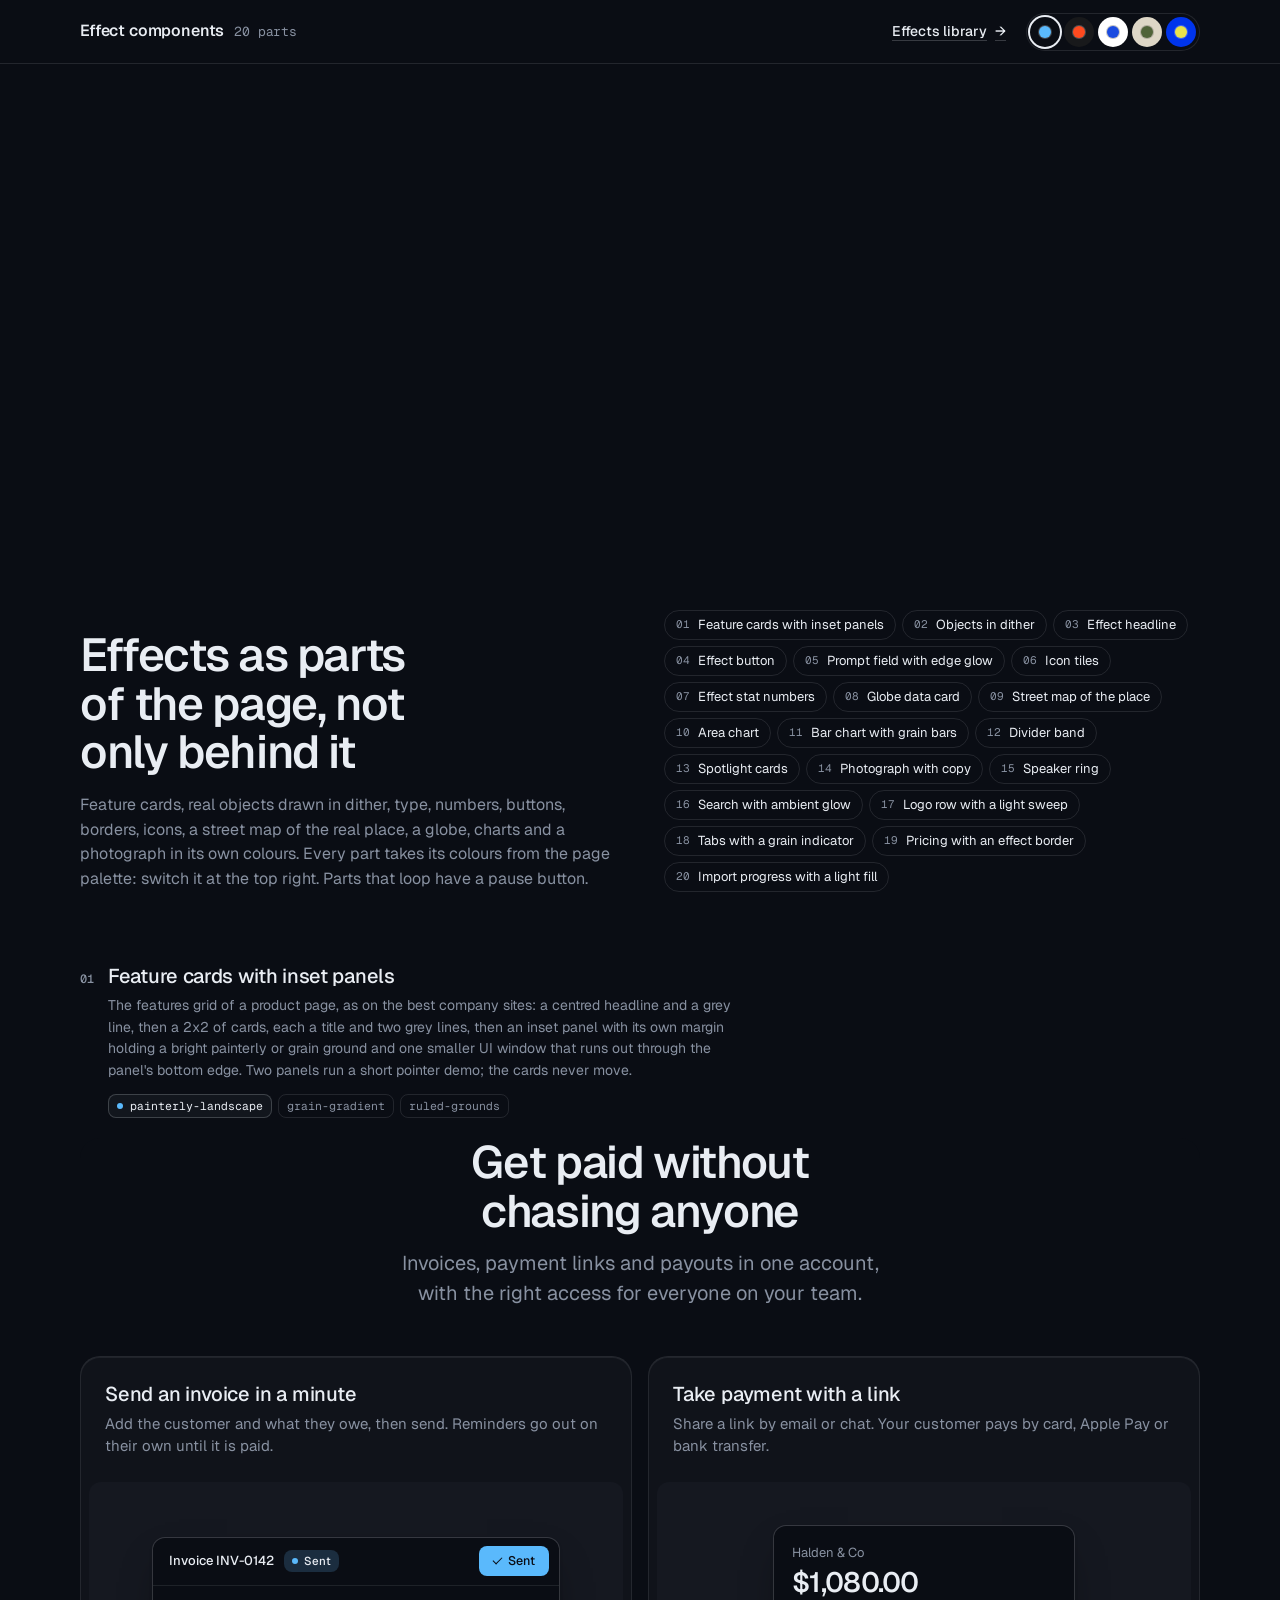
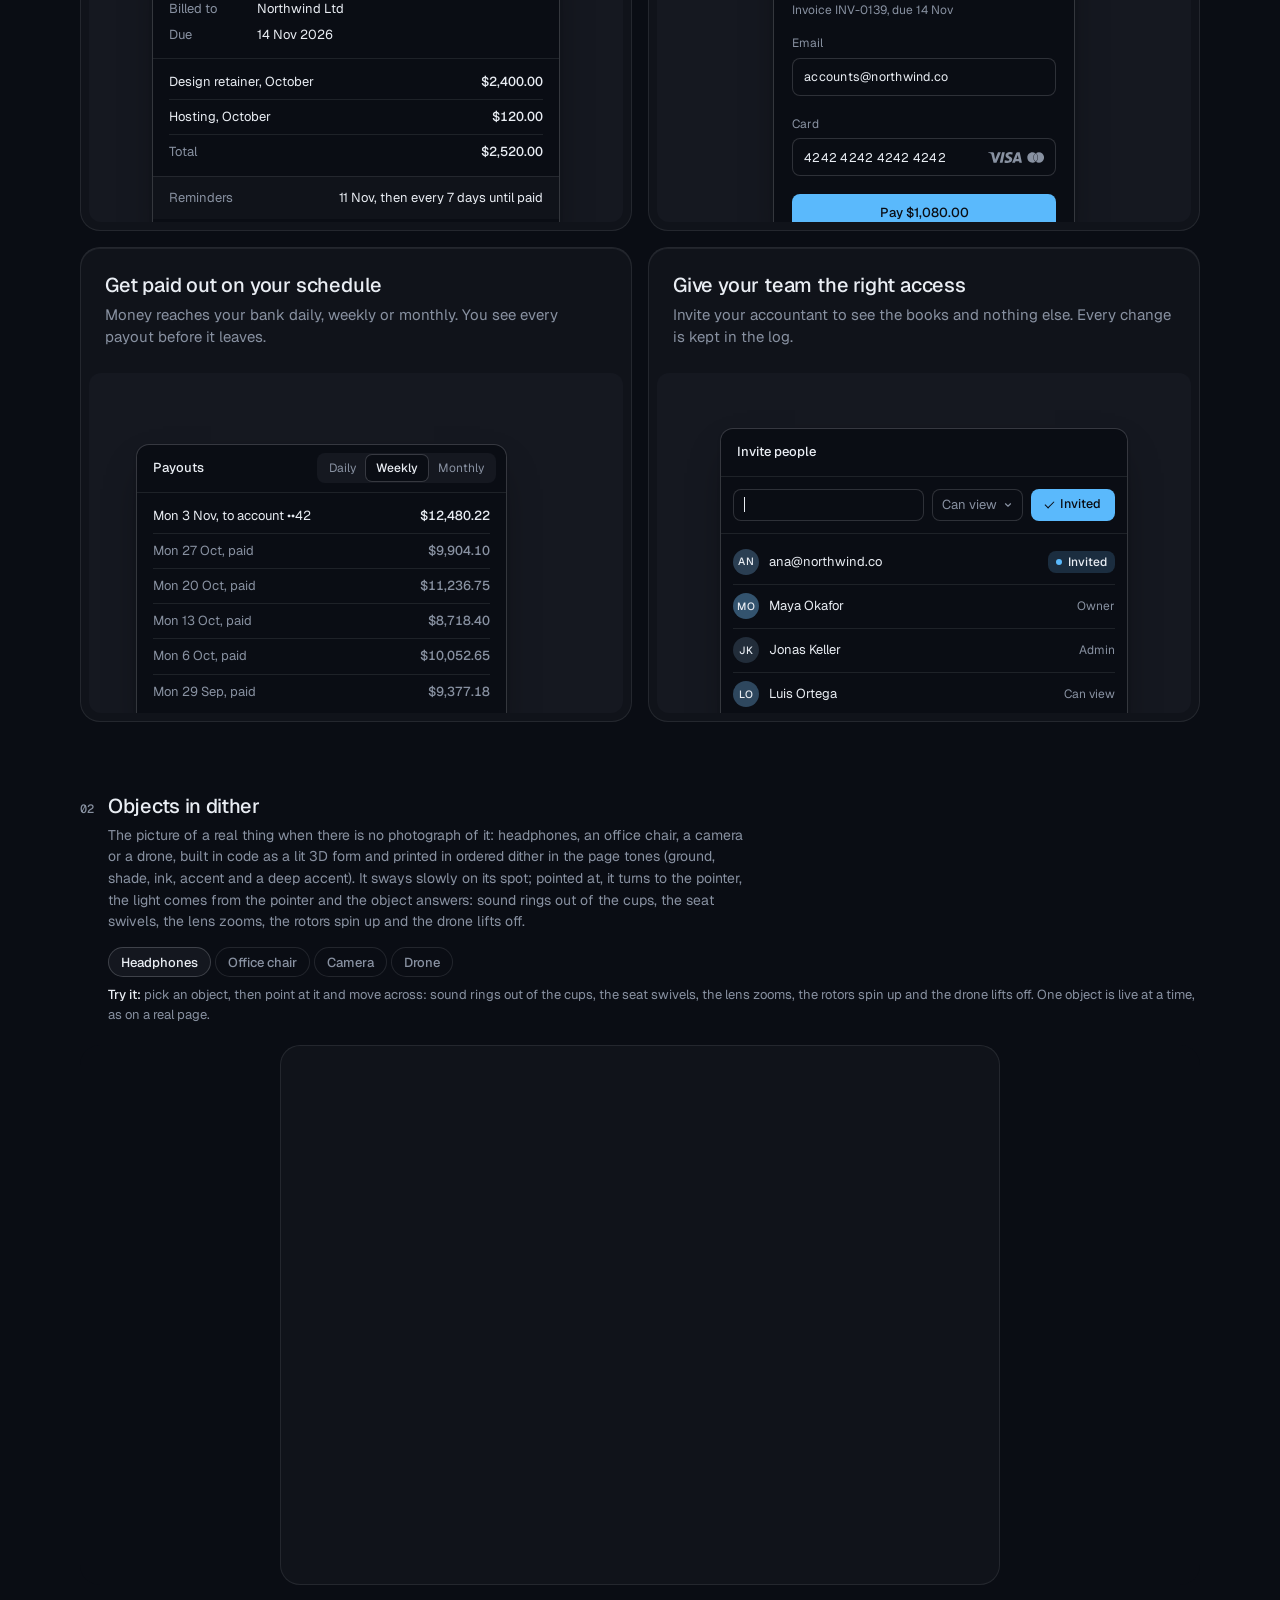
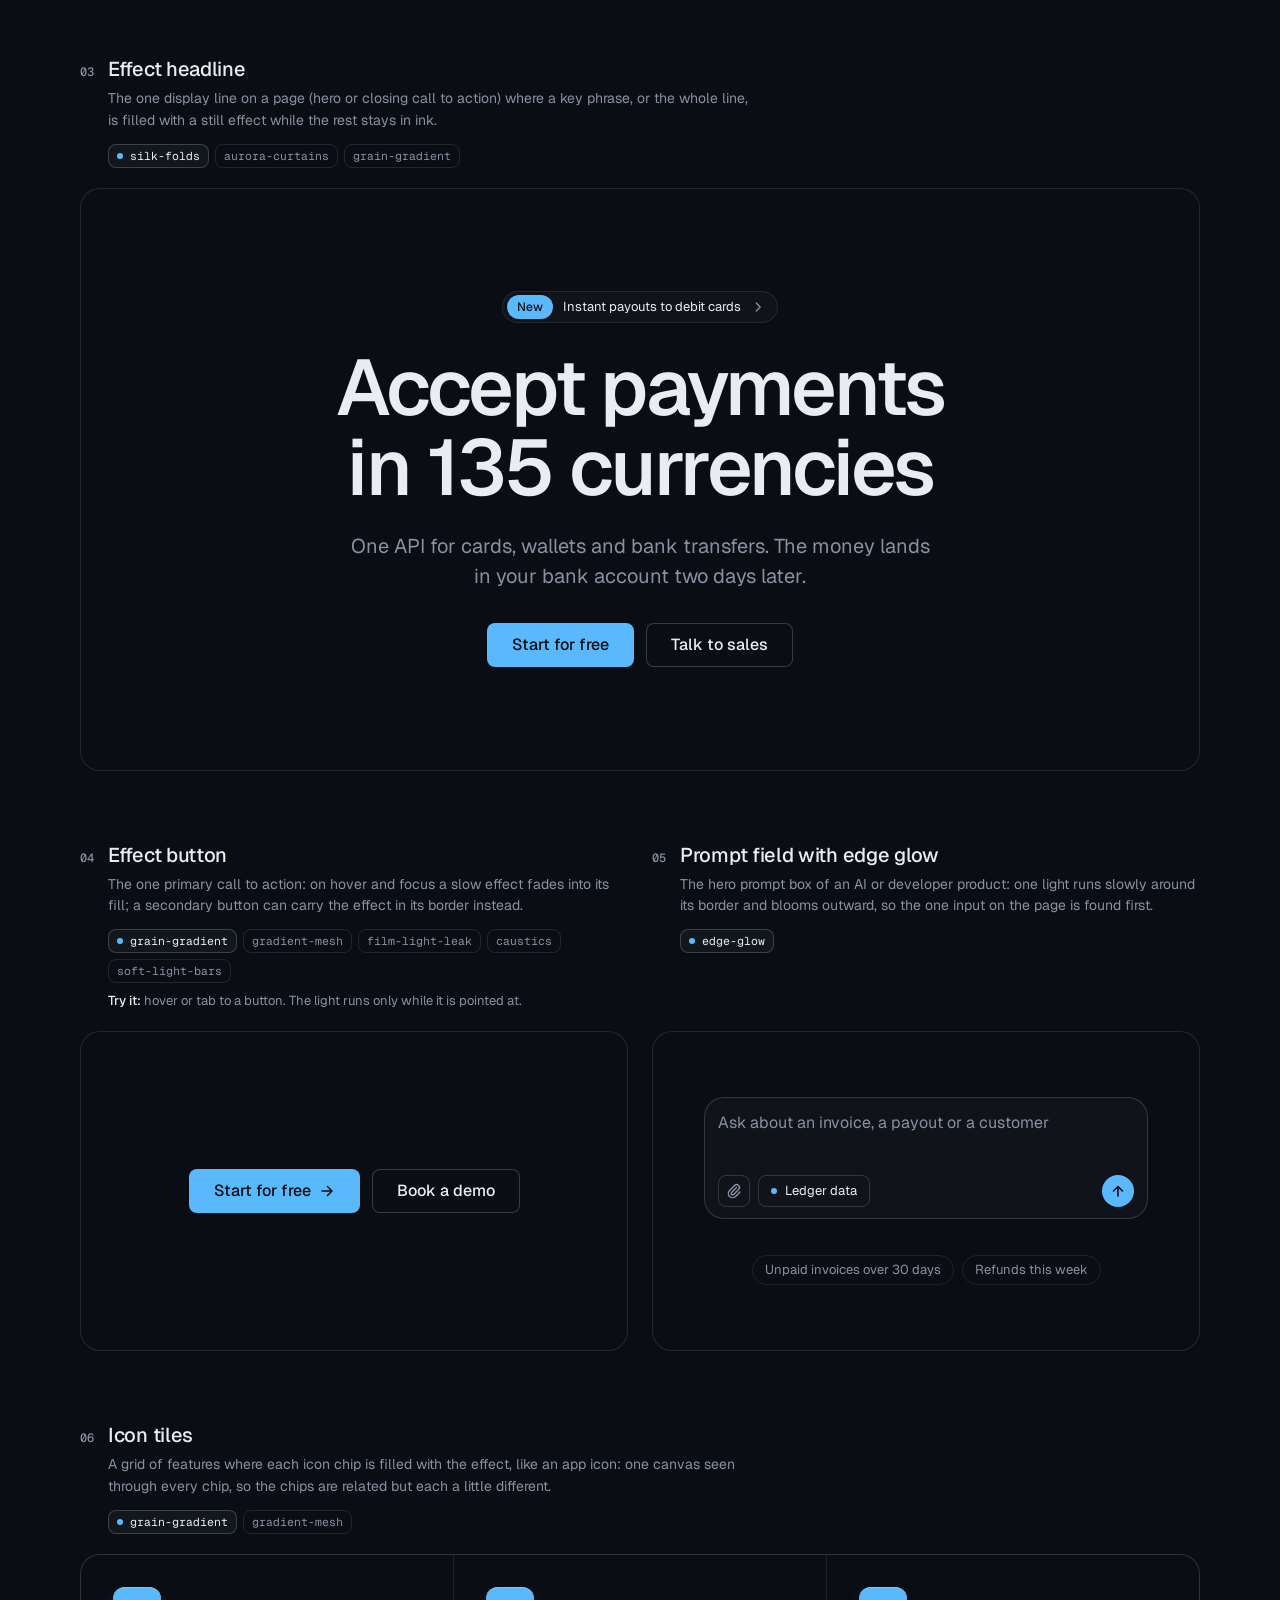
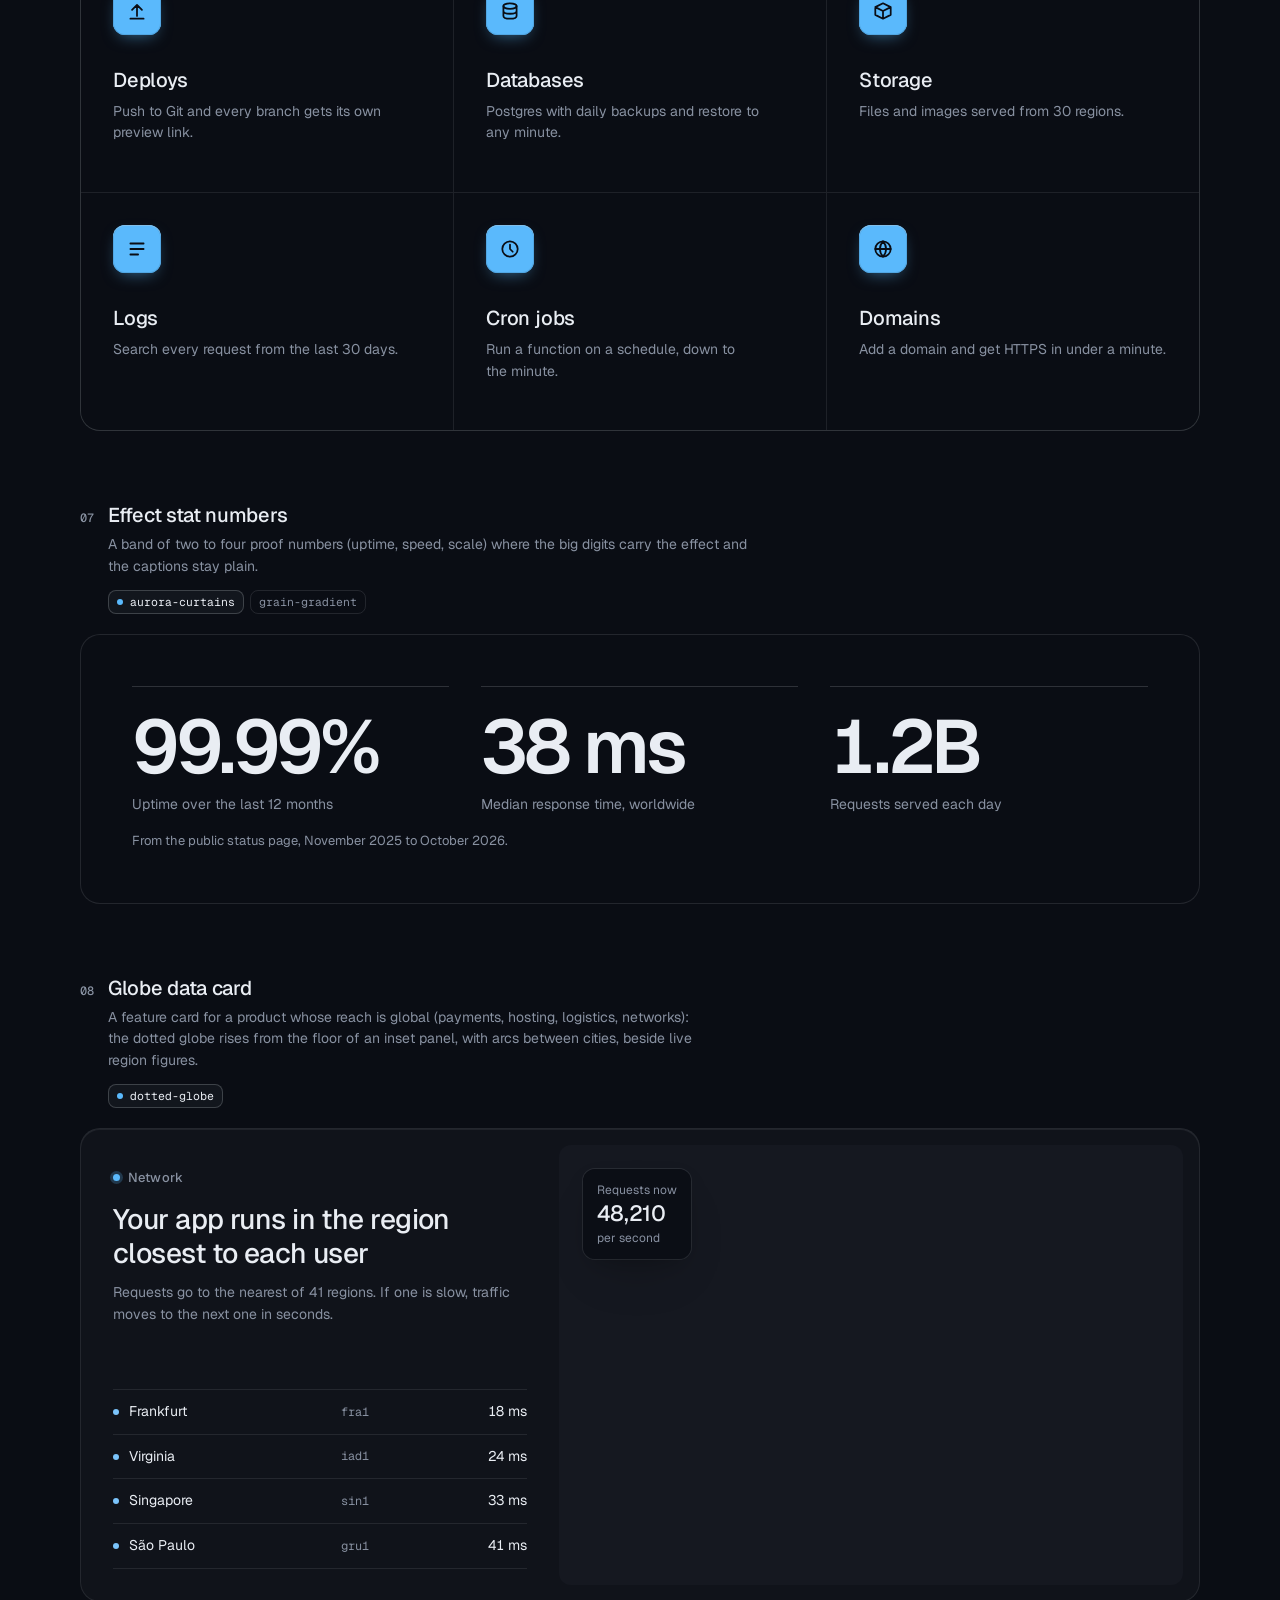
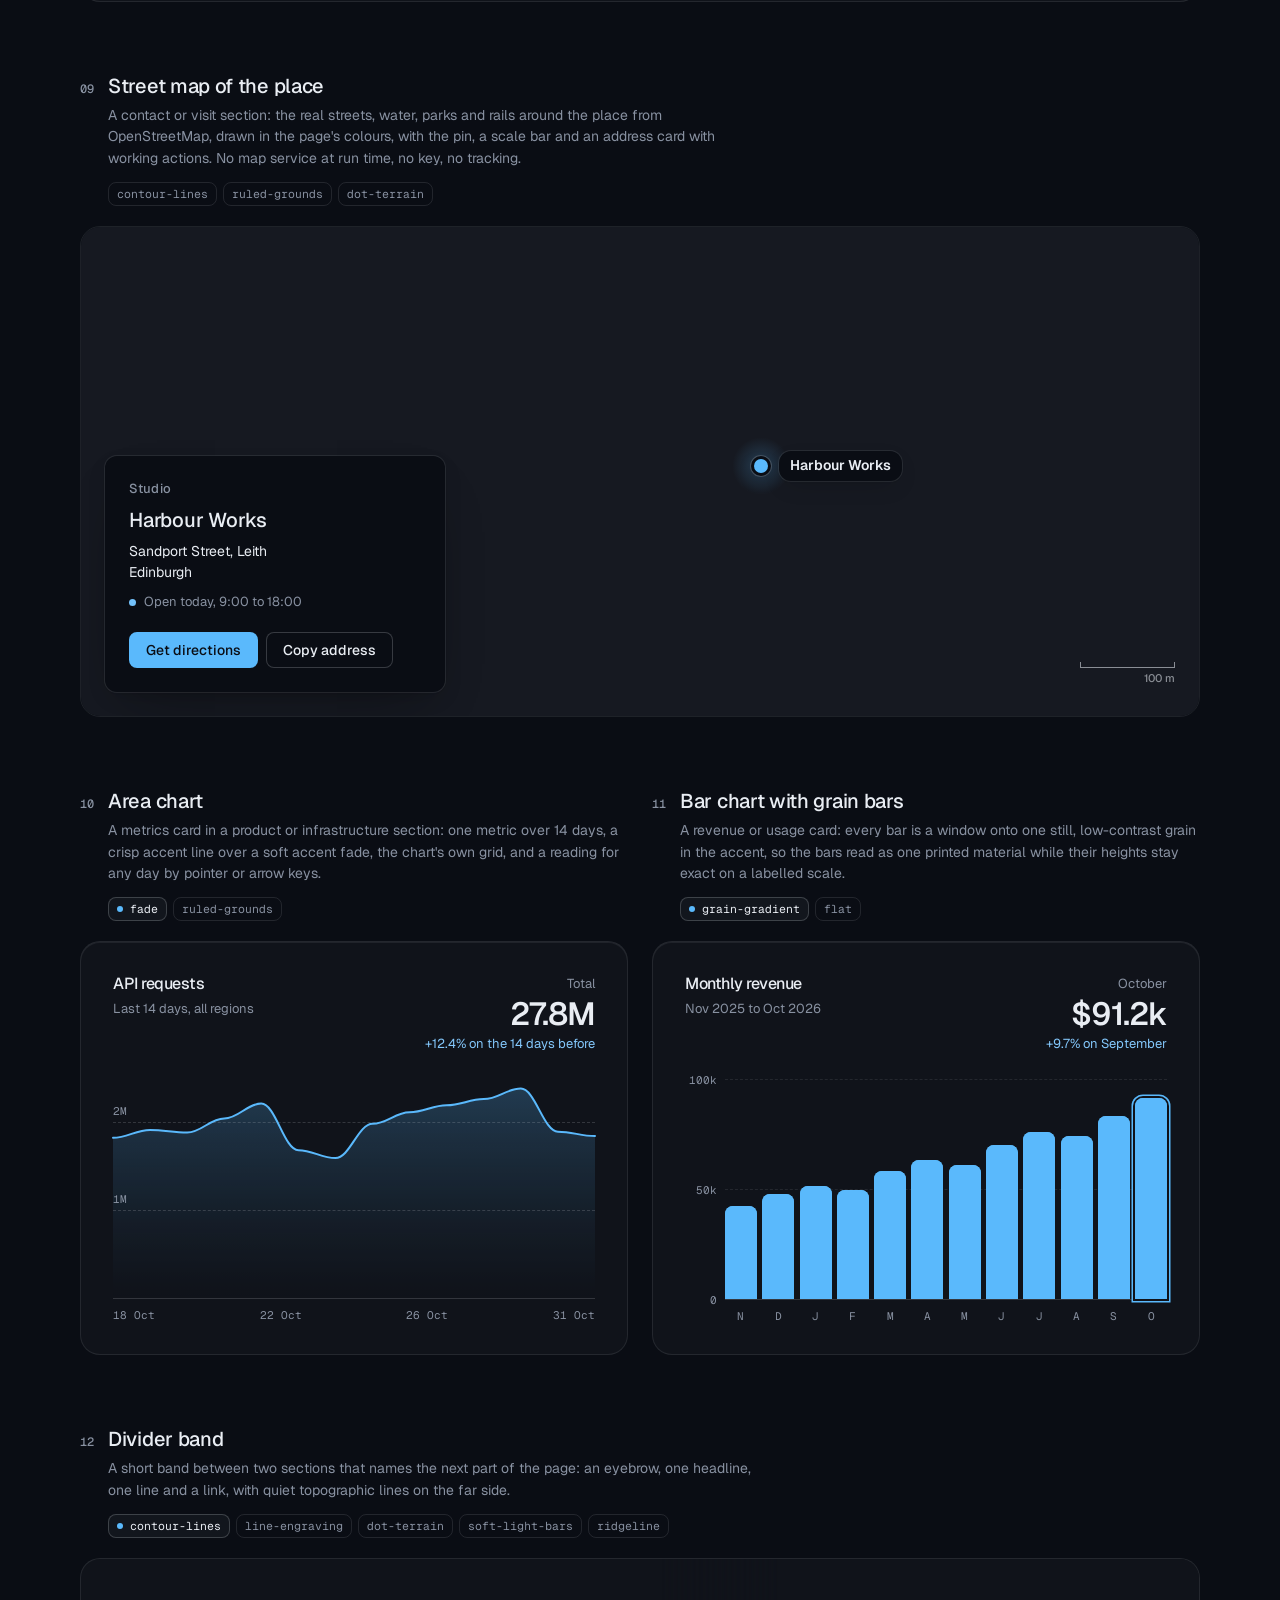
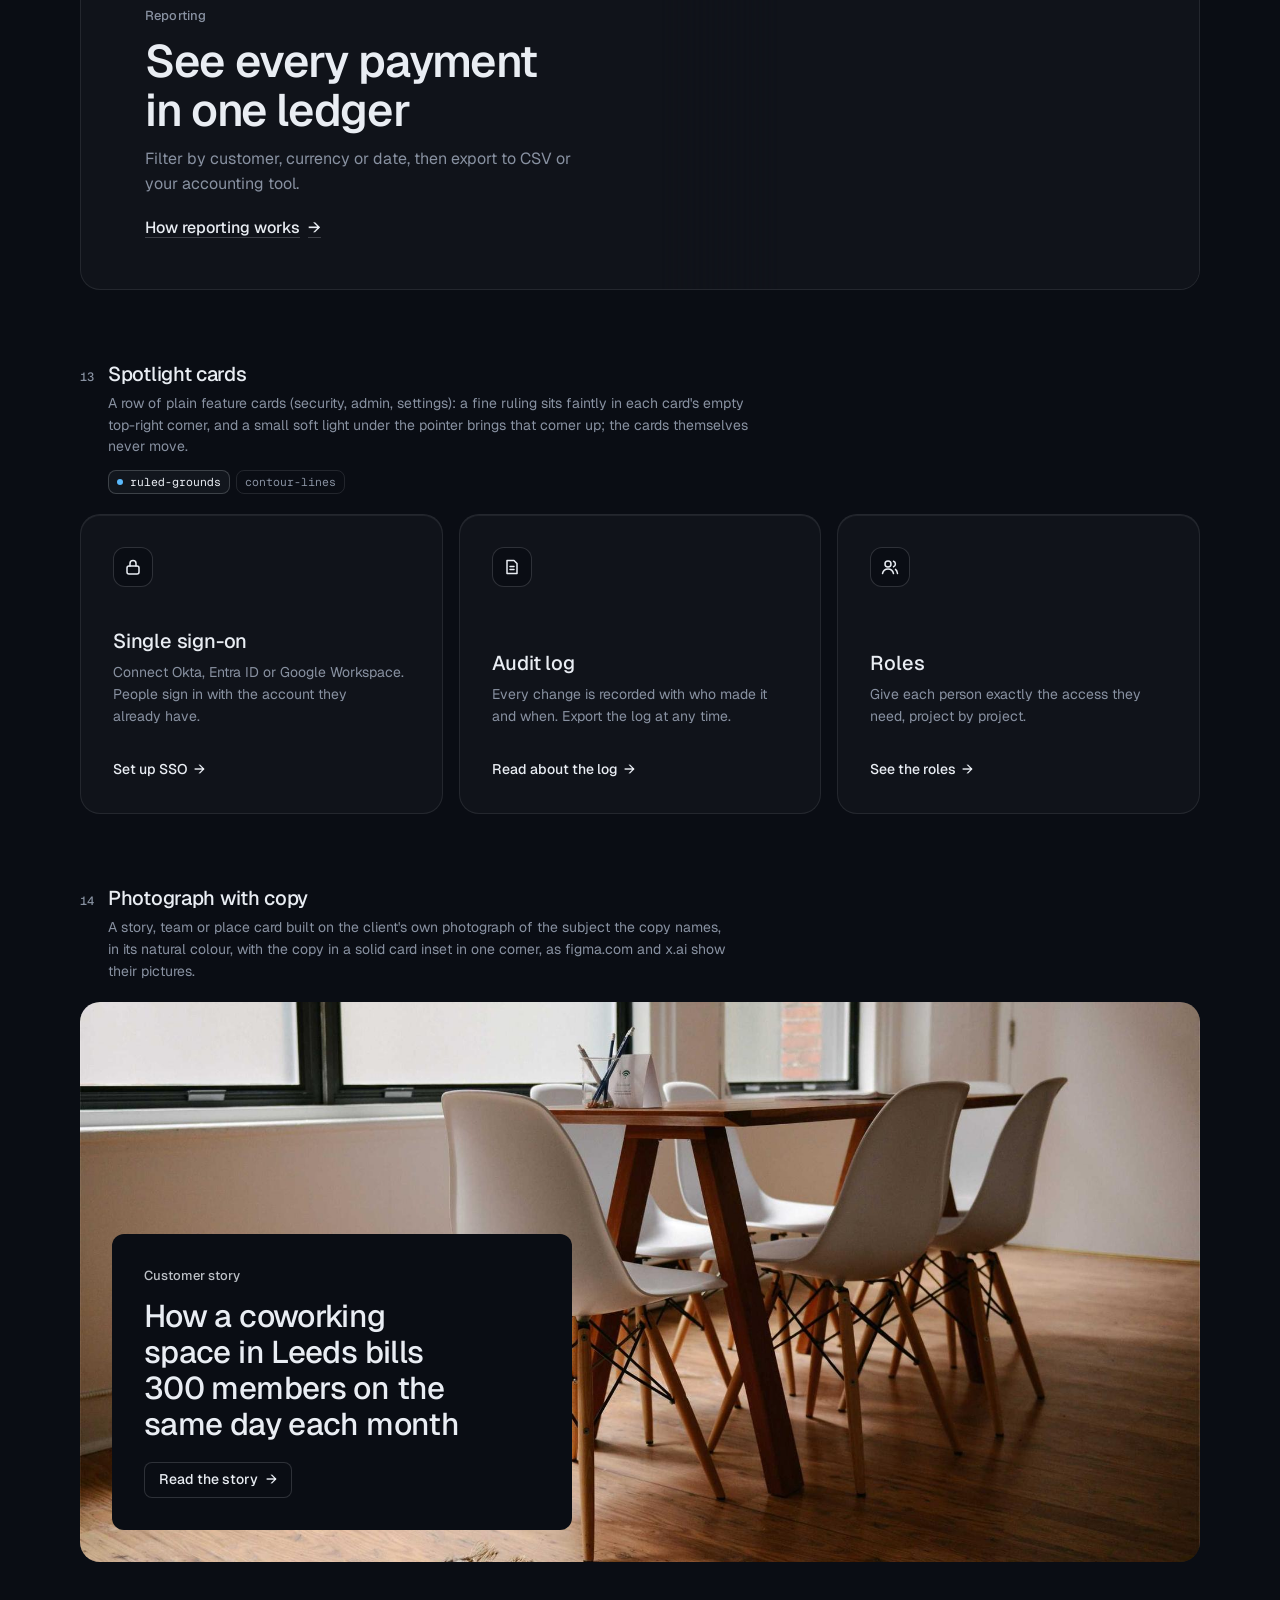
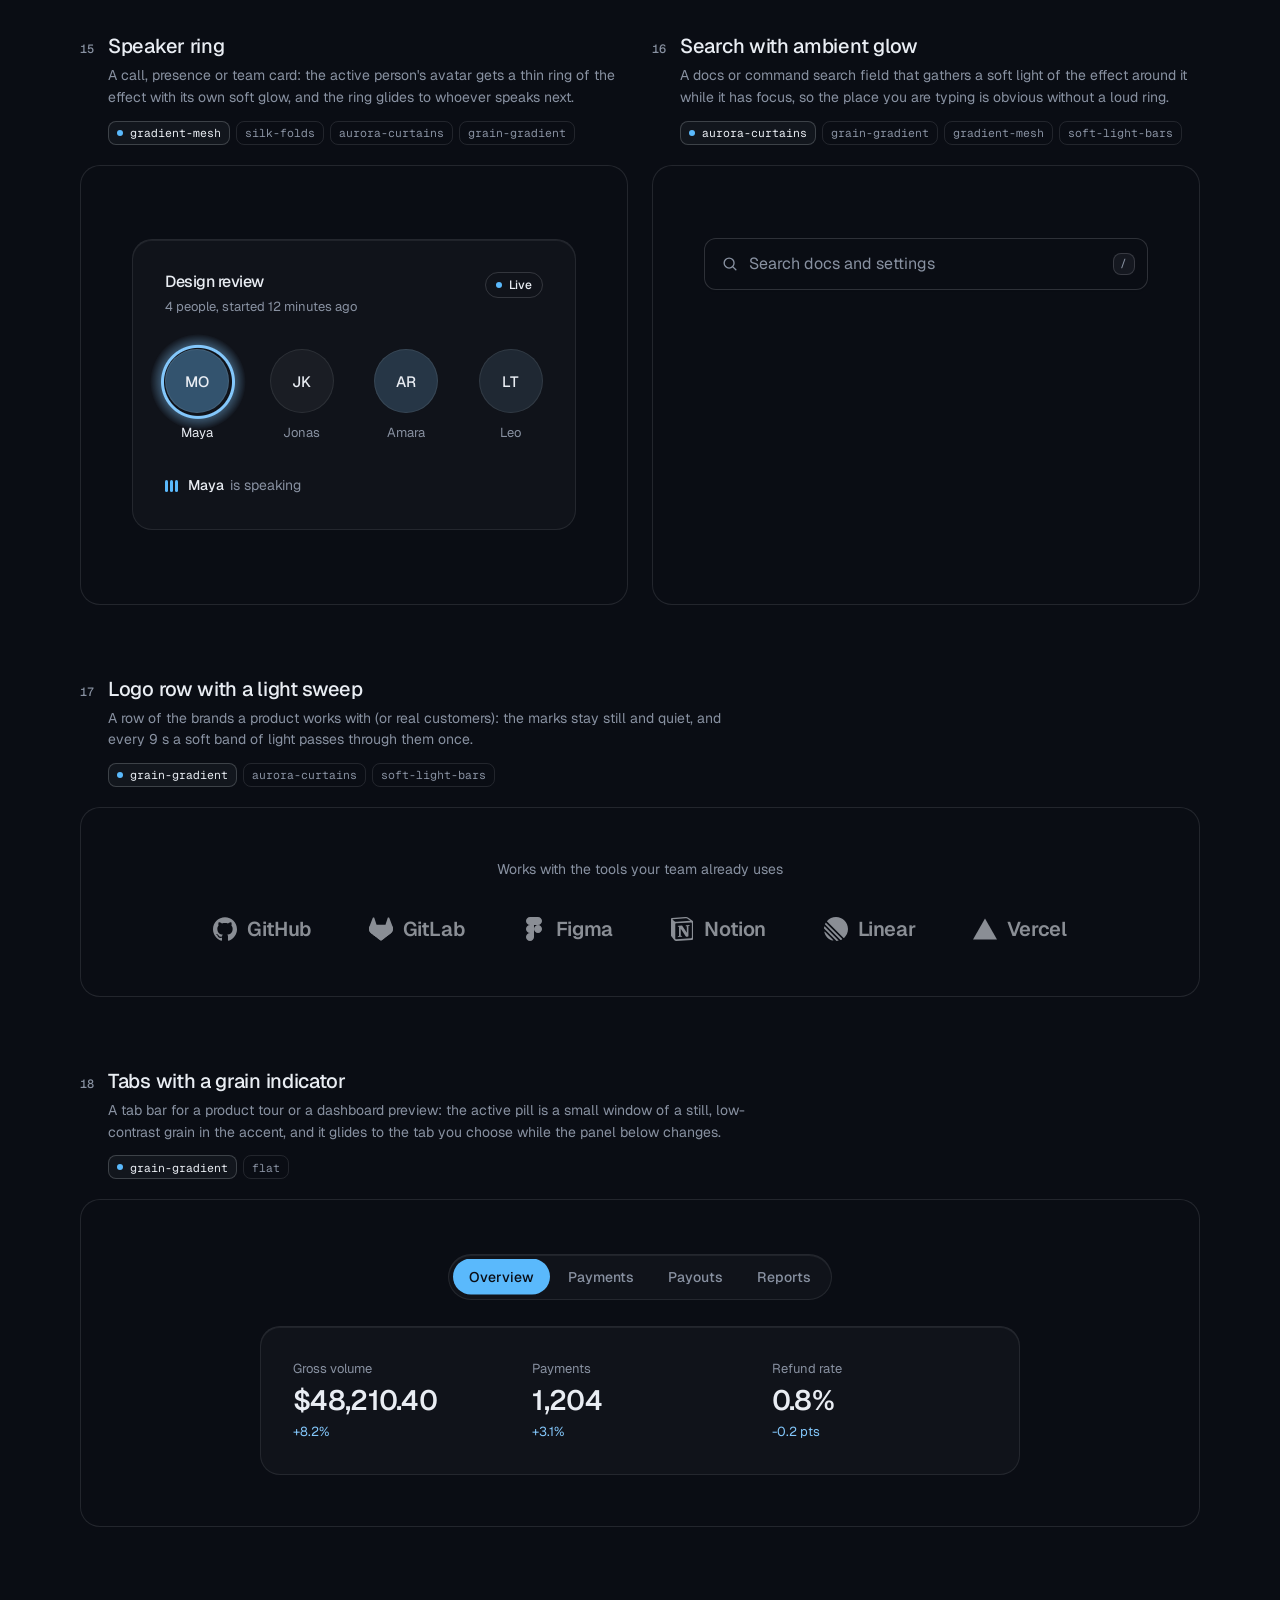
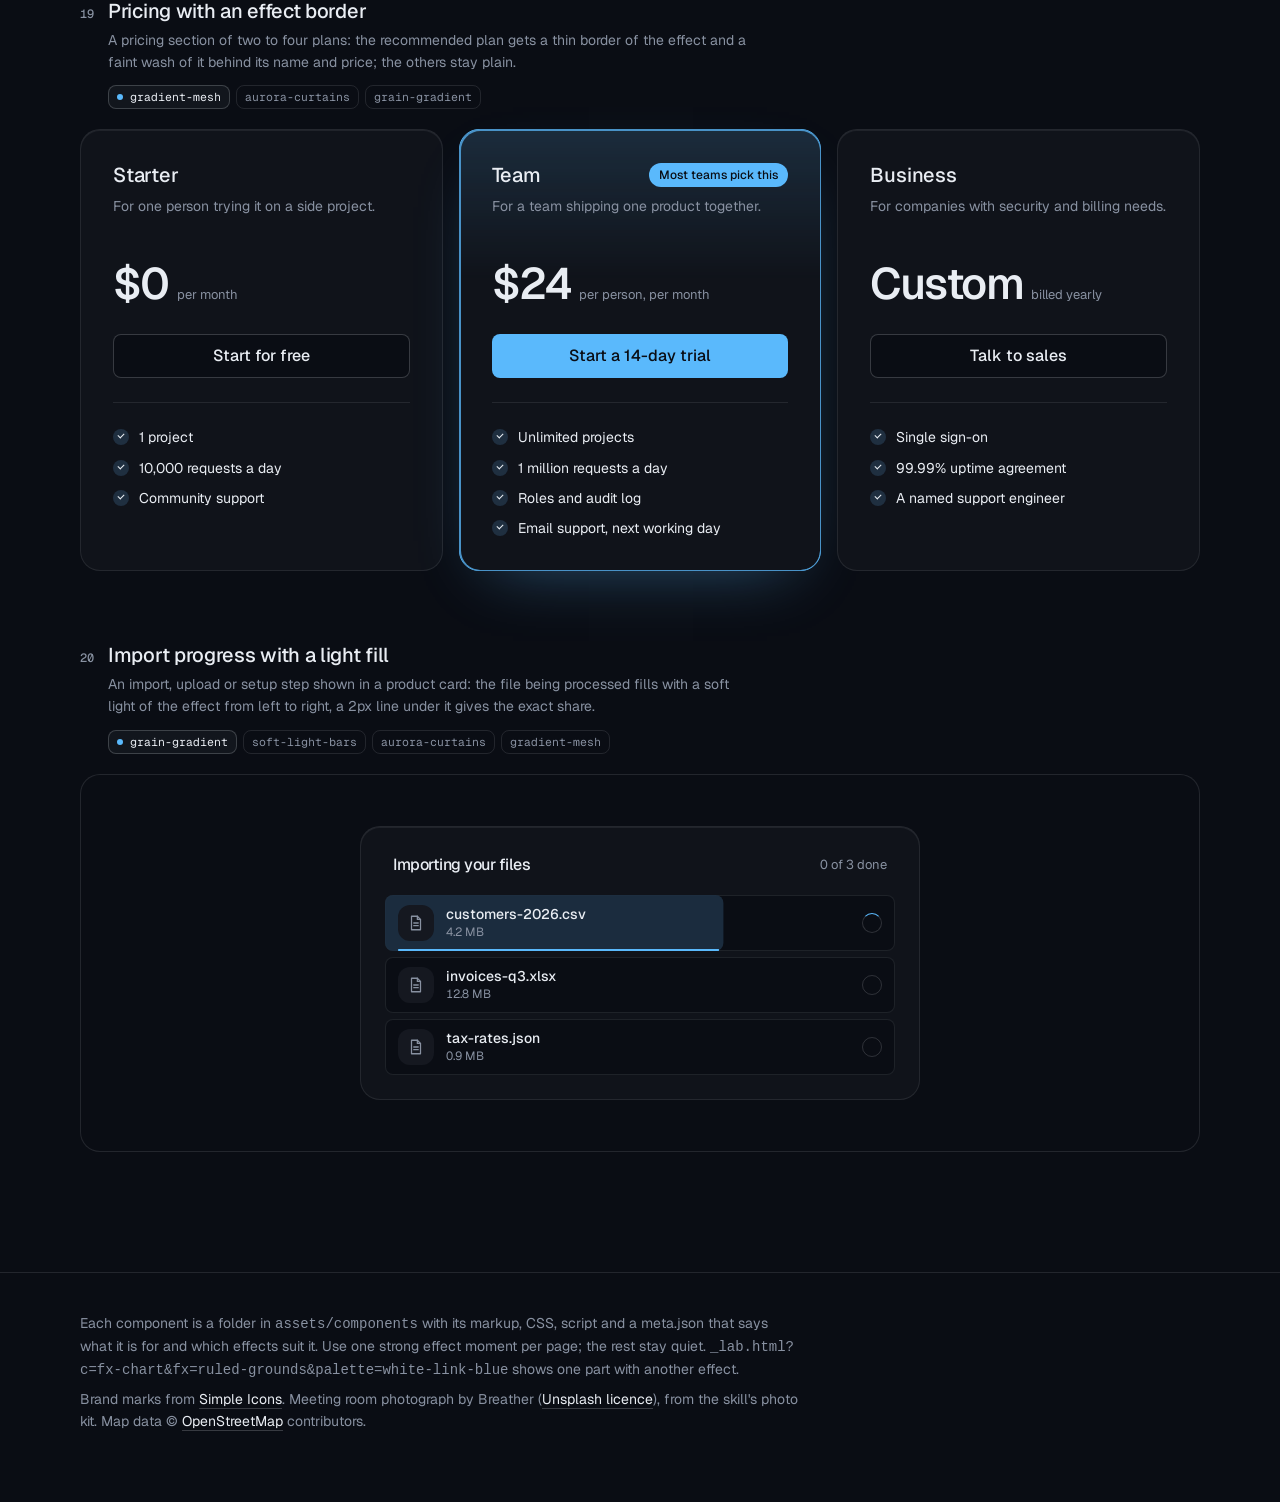
<file: landing/assets/components/index.html>
<!doctype html>
<html lang="en" data-radius="soft">
<head>
<script>window.__tpGlMax = 16;   /* a gallery shows many live effects at once; a page of a site keeps the default 4 (fx.js) */</script>
<meta charset="utf-8">
<meta name="viewport" content="width=device-width, initial-scale=1">
<title>Effect components</title>
<link rel="preconnect" href="https://fonts.googleapis.com">
<link rel="preconnect" href="https://fonts.gstatic.com" crossorigin>
<link href="https://fonts.googleapis.com/css2?family=Geist:wght@100..900&family=Geist+Mono:wght@400..600&display=swap" rel="stylesheet">
<link rel="stylesheet" href="../system.css">
<link rel="stylesheet" href="./base.css">
<style>
  :root {
    --font-display: "Geist", system-ui, sans-serif;
    --font-text: "Geist", system-ui, sans-serif;
    --font-mono: "Geist Mono", ui-monospace, monospace;
    --display-weight: 560;
    --display-tracking: -0.03em;
    --container: 1200px;
  }
  body { min-height: 100vh; }
  .top {
    position: sticky; top: 0; z-index: 50; height: 64px; background: var(--bg);
    border-bottom: 1px solid var(--line);
  }
  .top .container { height: 100%; display: flex; align-items: center; justify-content: space-between; gap: 16px; }
  .brand { display: flex; align-items: center; gap: 10px; font-weight: 560; letter-spacing: -0.01em; }
  .brand small { font: 400 13px/1 var(--font-mono); color: var(--muted); }
  .top nav { display: flex; align-items: center; gap: 20px; }
  .top nav a.link { font-size: 14px; }
  .swatches { display: flex; gap: 4px; padding: 3px; border: 1px solid var(--line); border-radius: 999px; background: var(--bg); }
  .swatches button {
    width: 30px; height: 30px; border-radius: 999px; border: 0; padding: 0; cursor: pointer; position: relative;
    background: var(--sw-bg);
  }
  .swatches button::after {
    content: ""; position: absolute; inset: 9px; border-radius: 999px; background: var(--sw-accent);
    box-shadow: 0 0 0 1px color-mix(in oklab, var(--sw-ink) 25%, transparent);
  }
  .swatches button[aria-pressed="true"] { box-shadow: 0 0 0 2px var(--ink); }
  .swatches button:focus-visible { outline-offset: 3px; }

  .intro { padding-block: 64px 40px; display: grid; grid-template-columns: minmax(0, 6fr) minmax(0, 6fr); gap: 48px; align-items: end; }
  .intro h1 { font-size: clamp(34px, 2.2vw + 18px, 52px); line-height: 1.05; max-width: 15ch; }
  .intro p { margin-top: 16px; color: var(--muted); font-size: var(--t-body); line-height: 1.55; max-width: 52ch; }
  .index { display: flex; flex-wrap: wrap; gap: 6px; justify-content: flex-start; }
  @media (max-width: 1023px) { .intro { grid-template-columns: minmax(0, 1fr); gap: 28px; } }
  .index a {
    display: inline-flex; align-items: center; gap: 8px; height: 30px; padding: 0 11px; border-radius: 999px;
    border: 1px solid var(--line); font-size: 13px; color: var(--ink);
    transition: border-color var(--dur) var(--ease), background-color var(--dur) var(--ease);
  }
  .index a span { font-family: var(--font-mono); font-size: 11px; color: var(--muted); }
  .index a:hover { border-color: var(--line-strong); background: color-mix(in oklab, var(--ink) 4%, var(--bg)); }

  /* every part spans two rows of the list (its notes, its stage) as a subgrid, so the two parts of a
     half-width pair share one notes height and one stage height: their stages start and end level */
  .list { display: grid; grid-template-columns: repeat(2, minmax(0, 1fr)); column-gap: 24px; row-gap: 0; padding-bottom: 120px; }
  .sc { grid-column: 1 / -1; grid-row: span 2; display: grid; grid-template-rows: subgrid; row-gap: 20px; min-width: 0; scroll-margin-top: 88px; padding-top: 72px; }
  .sc:first-child { padding-top: 0; }
  .sc.is-half { grid-column: auto; }
  .sc.is-half .sc__stage:not(.is-center) { display: grid; }
  .sc__meta { display: grid; grid-template-columns: auto 1fr; column-gap: 14px; row-gap: 6px; align-items: baseline; align-content: start; }
  .sc__note { grid-column: 2; margin: 2px 0 0; font-size: 13px; color: var(--muted); }
  .sc__note::before { content: "Try it: "; color: var(--ink); font-weight: 500; }
  .sc__no { font: 500 12px/1 var(--font-mono); color: var(--muted); padding-top: 2px; }
  .sc__name { font: 500 20px/1.25 var(--font-text); letter-spacing: -0.015em; margin: 0; }
  .sc__for { grid-column: 2; color: var(--muted); font-size: 14px; line-height: 1.55; max-width: 72ch; margin: 0; }
  .sc__fx { grid-column: 2; display: flex; flex-wrap: wrap; gap: 6px; margin-top: 6px; }
  .sc__fx li {
    font: 400 11.5px/1 var(--font-mono); color: var(--muted); height: 24px; display: inline-flex; align-items: center;
    padding: 0 8px; border-radius: var(--r-sm); border: 1px solid var(--line);
  }
  .sc__fx li.is-on { color: var(--ink); border-color: var(--line-strong); background: color-mix(in oklab, var(--ink) 5%, var(--bg)); }
  .sc__fx li.is-on::before { content: ""; width: 6px; height: 6px; border-radius: 99px; background: var(--accent); margin-right: 7px; }
  .sc__stage {
    position: relative; min-width: 0; border: 1px solid var(--line); border-radius: var(--r-lg);
    padding: clamp(20px, 4vw, 56px); background: var(--bg);
  }
  .sc__stage.is-tall { padding-block: clamp(56px, 8vw, 120px); }
  .sc__stage.is-flush { padding: 0; border: 0; }
  .sc__stage.is-center { display: grid; place-items: center; min-height: 320px; }
  /* one object, at a size a page would give it */
  #fx-dither-object .sc__stage { display: grid; justify-items: center; }
  #fx-dither-object .cx-obj { width: min(100%, 720px); }
  .sc__pick { grid-column: 2; display: flex; flex-wrap: wrap; gap: 4px; margin-top: 8px; }
  .sc__pick button {
    height: 30px; padding: 0 12px; border-radius: 999px; border: 1px solid var(--line); background: var(--bg);
    font: 500 13px/1 var(--font-text); color: var(--muted); cursor: pointer;
  }
  .sc__pick button:hover { color: var(--ink); border-color: var(--line-strong); }
  .sc__pick button[aria-pressed="true"] { color: var(--ink); border-color: var(--line-strong); background: color-mix(in oklab, var(--ink) 6%, var(--bg)); }
  /* the search list opens below its field: leave it room inside the frame */
  #fx-search .sc__stage { min-height: 440px; place-items: start center; padding-top: 72px; }
  .sc__stage:empty::after { content: "Loading"; color: var(--muted); font-size: 13px; }

  .foot { border-top: 1px solid var(--line); padding: 40px 0 64px; color: var(--muted); font-size: 14px; }
  .foot p { max-width: 80ch; margin: 0 0 8px; }
  .foot a { color: var(--ink); text-decoration: underline; text-decoration-color: var(--line-strong); text-underline-offset: 4px; }

  @media (max-width: 899px) {
    .list { grid-template-columns: minmax(0, 1fr); }
    .sc.is-half { grid-column: 1 / -1; }
    .top nav a.link { display: none; }
  }
  @media (max-width: 639px) {
    .intro { padding-block: 48px 32px; }
    .sc { padding-top: 48px; }
    .sc__meta { grid-template-columns: 1fr; }
    .sc__no { display: none; }
    .sc__for, .sc__fx, .sc__note, .sc__pick { grid-column: 1; }
    .sc__stage.is-center { min-height: 240px; }
    .brand small { display: none; }
  }
</style>
</head>
<body>
<header class="top">
  <div class="container">
    <div class="brand">Effect components <small id="count"></small></div>
    <nav aria-label="Palette and links">
      <a class="link" href="../effects/gallery.html">Effects library</a>
      <div class="swatches" id="swatches" role="group" aria-label="Page palette"></div>
    </nav>
  </div>
</header>

<main>
  <section class="intro container">
    <div>
      <h1>Effects as parts of the page, not only behind it</h1>
      <p id="lede">Feature cards, real objects drawn in dither, type, numbers, buttons, borders, icons, a street map of the real place, a globe, charts and a photograph in its own colours. Every part takes its colours from the page palette: switch it at the top right. Parts that loop have a pause button.</p>
    </div>
    <nav class="index" id="index" aria-label="Components"></nav>
  </section>
  <div class="container list" id="list"></div>
</main>

<footer class="foot">
  <div class="container">
    <p>Each component is a folder in <code>assets/components</code> with its markup, CSS, script and a meta.json that says what it is for and which effects suit it. Use one strong effect moment per page; the rest stay quiet. <code>_lab.html?c=fx-chart&amp;fx=ruled-grounds&amp;palette=white-link-blue</code> shows one part with another effect.</p>
    <p>Brand marks from <a href="https://simpleicons.org/">Simple Icons</a>. Meeting room photograph by Breather (<a href="https://unsplash.com/photos/DEdM9Vs6s8w">Unsplash licence</a>), from the skill's photo kit. Map data © <a href="https://www.openstreetmap.org/copyright">OpenStreetMap</a> contributors.</p>
  </div>
</footer>

<script type="module">
  import fx from '../effects/fx.js';

  // component id, layout and stage style, in page order
  const COMPONENTS = [
    { id: 'fx-feature-card', stage: 'is-flush' },
    { id: 'fx-dither-object', stage: 'is-flush', note: 'pick an object, then point at it and move across: sound rings out of the cups, the seat swivels, the lens zooms, the rotors spin up and the drone lifts off. One object is live at a time, as on a real page.' },
    { id: 'fx-headline', stage: 'is-tall' },
    { id: 'fx-button', half: true, stage: 'is-center', note: 'hover or tab to a button. The light runs only while it is pointed at.' },
    { id: 'fx-prompt', half: true, stage: 'is-center' },
    { id: 'fx-icon-tiles', stage: 'is-flush' },
    { id: 'fx-stat' },
    { id: 'fx-globe', stage: 'is-flush' },
    { id: 'fx-map', stage: 'is-flush' },
    { id: 'fx-chart', half: true, stage: 'is-flush' },
    { id: 'fx-bars', half: true, stage: 'is-flush' },
    { id: 'fx-band', stage: 'is-flush' },
    { id: 'fx-spotlight', stage: 'is-flush' },
    { id: 'fx-photo', stage: 'is-flush' },
    { id: 'fx-avatar', half: true, stage: 'is-center' },
    { id: 'fx-search', half: true, stage: 'is-center' },
    { id: 'fx-logos' },
    { id: 'fx-tabs' },
    { id: 'fx-pricing', stage: 'is-flush' },
    { id: 'fx-progress', stage: 'is-center' },
  ];

  const PALETTES = [
    { id: 'blue-black-cornflower', name: 'Night, cornflower', bg: '#0a0d14', surface: '#131824', ink: '#e9edf3', muted: '#8891a1', accent: '#5ab9fc', accentInk: '#0a0d14' },
    { id: 'graphite-safety-orange', name: 'Graphite, orange', bg: '#18191b', surface: '#222427', ink: '#eff0f1', muted: '#9c9ea3', accent: '#ff4a1f', accentInk: '#18191b' },
    { id: 'white-link-blue', name: 'White, blue', bg: '#ffffff', surface: '#f4f4f4', ink: '#111111', muted: '#6b6b6b', accent: '#1a4be0', accentInk: '#ffffff' },
    { id: 'moss-sand', name: 'Sand, moss', bg: '#ddd6c6', surface: '#d2cab8', ink: '#2a2a26', muted: '#59574e', accent: '#4f6238', accentInk: '#ffffff' },
    { id: 'cobalt-field', name: 'Cobalt field', bg: '#0034eb', surface: '#002fd6', ink: '#ffffff', muted: '#dfe4f2', accent: '#e9e34a', accentInk: '#111111' },
  ];

  const q = new URLSearchParams(location.search);
  if (q.has('time')) fx.setClock(+q.get('time'));
  if (q.has('fallback')) fx.config.forceFallback = true;
  const only = q.get('only') ? q.get('only').split(',') : null;
  const list = document.getElementById('list');
  const index = document.getElementById('index');
  const swatches = document.getElementById('swatches');

  /*
    The budget: a laptop's integrated GPU shares its memory with everything else, so this page never
    holds more than 4 live WebGL contexts. A part is started when it comes near the viewport and
    destroyed when it leaves it; still parts draw once and free their context; fx.js frees any idle
    off-screen context past 4. liveGL() counts the contexts that are open right now.
  */
  fx.config.maxLive = 4;
  const contexts = new Set();
  let peakGL = 0;
  const getContext = HTMLCanvasElement.prototype.getContext;
  HTMLCanvasElement.prototype.getContext = function (type, ...rest) {
    const c = getContext.call(this, type, ...rest);
    if (c && /webgl/i.test(type) && !contexts.has(c)) { contexts.add(c); peakGL = Math.max(peakGL, liveGL()); }
    return c;
  };
  function liveGL() {
    for (const c of contexts) if (c.isContextLost()) contexts.delete(c);
    return contexts.size;
  }

  // the dither object: one live at a time, switched here (a real page shows one object)
  const OBJECTS = {
    headphones: ['Headphones', 'Over-ear, wireless'],
    chair: ['Office chair', 'Swivel seat on five castors'],
    camera: ['Camera', 'Mirrorless, with a zoom lens'],
    drone: ['Drone', 'Four rotors and a camera'],
  };
  let object = OBJECTS[q.get('object')] ? q.get('object') : 'headphones';
  // print (ordered dither, the default) or studio (a smooth shaded render: no picker until it is anti-aliased; ?render=studio)
  let render = q.get('render') === 'studio' ? 'studio' : 'print';

  function applyPalette(p) {
    const c = fx.color;
    const action = c.contrast(p.accent, p.bg) >= 2.2 ? p.accent : p.ink;
    const actionInk = action === p.accent ? p.accentInk : p.bg;
    const s = document.documentElement.style;
    const set = (k, v) => s.setProperty(k, v);
    set('--p-bg', p.bg); set('--p-surface', p.surface); set('--p-ink', p.ink); set('--p-muted', p.muted);
    set('--p-accent', p.accent); set('--p-accent-ink', p.accentInk); set('--p-action', action); set('--p-action-ink', actionInk);
    document.documentElement.style.colorScheme = c.isDark(p.bg) ? 'dark' : 'light';
    for (const b of swatches.children) b.setAttribute('aria-pressed', String(b.dataset.id === p.id));
  }

  async function load(entry) {
    const base = `./${entry.id}/`;
    const [meta, html, mod] = await Promise.all([
      fetch(base + 'meta.json').then(r => (r.ok ? r.json() : null)),
      fetch(base + 'component.html').then(r => (r.ok ? r.text() : null)),
      import(base + 'component.js').catch(err => { console.warn(entry.id, err); return null; }),
    ]).catch(() => [null, null, null]);
    if (!meta || !html || !mod) return null;
    const link = document.createElement('link');
    link.rel = 'stylesheet';
    link.href = base + 'component.css';
    document.head.append(link);
    await new Promise(r => { link.onload = link.onerror = r; });
    return { ...entry, meta, html, mod };
  }

  function section(e, n) {
    const s = document.createElement('section');
    s.className = 'sc' + (e.half ? ' is-half' : '');
    s.id = e.id;
    const fxList = (e.meta.effects || []).map(id => `<li class="${id === e.meta.default ? 'is-on' : ''}">${id}</li>`).join('');
    const pick = e.id === 'fx-dither-object'
      ? `<div class="sc__pick" role="group" aria-label="Object">${Object.keys(OBJECTS).map(k => `<button type="button" data-object="${k}" aria-pressed="${k === object}">${OBJECTS[k][0]}</button>`).join('')}</div>`
      : '';
    s.innerHTML = `
      <div class="sc__meta">
        <span class="sc__no">${String(n).padStart(2, '0')}</span>
        <h2 class="sc__name">${e.meta.name}</h2>
        <p class="sc__for">${e.meta.for}</p>
        ${fxList ? `<ul class="sc__fx" aria-label="Effects that suit it">${fxList}</ul>` : ''}
        ${pick}
        ${e.note ? `<p class="sc__note">${e.note}</p>` : ''}
      </div>
      <div class="sc__stage ${e.stage || ''}"></div>`;
    return s;
  }

  // the markup is placed at once (the page keeps its full height); the scripts run only near the viewport
  function markup(e) {
    const stage = e.section.querySelector('.sc__stage');
    stage.innerHTML = e.html;
    if (e.id === 'fx-dither-object') {
      const fig = stage.querySelector('.cx-obj');
      fig.dataset.cxObject = object;
      if (render === 'studio') fig.dataset.cxRender = 'studio'; else delete fig.dataset.cxRender;
      fig.querySelector('.cx-obj__stage').removeAttribute('aria-label');
    }
    return stage;
  }
  function start(e) {
    if (e.ctrl) return;
    const stage = markup(e);
    try { e.ctrl = e.mod.default(stage.firstElementChild || stage) || { destroy() {} }; } catch (err) { console.error(e.id, err); e.ctrl = { destroy() {} }; }
  }
  function stop(e) {
    if (!e.ctrl) return;
    try { e.ctrl.destroy?.(); } catch (err) { console.warn(e.id, err); }
    fx.unmountAll(e.section);
    e.ctrl = null;
  }

  function setPalette(p, entries) {
    entries.forEach(stop);
    applyPalette(p);
    try { localStorage.setItem('cx-palette', p.id); } catch (_) {}
    requestAnimationFrame(() => entries.forEach(e => (e.near ? start(e) : markup(e))));
  }

  let saved = null;
  try { saved = localStorage.getItem('cx-palette'); } catch (_) {}
  const first = PALETTES.find(p => p.id === q.get('palette')) || PALETTES.find(p => p.id === saved) || PALETTES[0];
  for (const p of PALETTES) {
    const b = document.createElement('button');
    b.type = 'button';
    b.dataset.id = p.id;
    b.title = p.name;
    b.setAttribute('aria-label', p.name);
    b.style.setProperty('--sw-bg', p.bg);
    b.style.setProperty('--sw-accent', p.accent);
    b.style.setProperty('--sw-ink', p.ink);
    swatches.append(b);
  }
  applyPalette(first);

  const wanted = COMPONENTS.filter(c => !only || only.includes(c.id));
  const entries = (await Promise.all(wanted.map(load))).filter(Boolean);
  document.getElementById('count').textContent = `${entries.length} parts`;
  entries.forEach((e, i) => {
    e.section = section(e, i + 1);
    list.append(e.section);
    markup(e);
    const a = document.createElement('a');
    a.href = '#' + e.id;
    a.innerHTML = `<span>${String(i + 1).padStart(2, '0')}</span>${e.meta.name}`;
    index.append(a);
  });
  await document.fonts.ready;
  const near = new IntersectionObserver(seen => {
    for (const en of seen) {
      const e = entries.find(x => x.section === en.target);
      if (!e) continue;
      e.near = en.isIntersecting;
      if (e.near) start(e); else stop(e);
    }
  }, { rootMargin: '10% 0px' });
  entries.forEach(e => near.observe(e.section));
  setTimeout(() => { document.documentElement.dataset.ready = '1'; }, 1500);

  swatches.addEventListener('click', ev => {
    const b = ev.target.closest('button');
    if (!b) return;
    const p = PALETTES.find(x => x.id === b.dataset.id);
    if (p) setPalette(p, entries);
  });
  list.addEventListener('click', ev => {
    const b = ev.target.closest('[data-object], [data-render]');
    if (!b || !(OBJECTS[b.dataset.object] || b.dataset.render)) return;
    if (b.dataset.render) render = b.dataset.render; else object = b.dataset.object;
    b.parentElement.querySelectorAll('button').forEach(x => x.setAttribute('aria-pressed', String(x === b)));
    const e = entries.find(x => x.id === 'fx-dither-object');
    stop(e);
    if (e.near) start(e); else markup(e);
  });
  window.__cx = {
    entries,
    setPalette: id => setPalette(PALETTES.find(p => p.id === id), entries),
    setObject: k => list.querySelector(`[data-object="${k}"]`)?.click(),
    gl: () => ({ live: liveGL(), peak: peakGL, started: entries.filter(e => e.ctrl).map(e => e.id) }),
  };
</script>

</body>
</html>
</file>
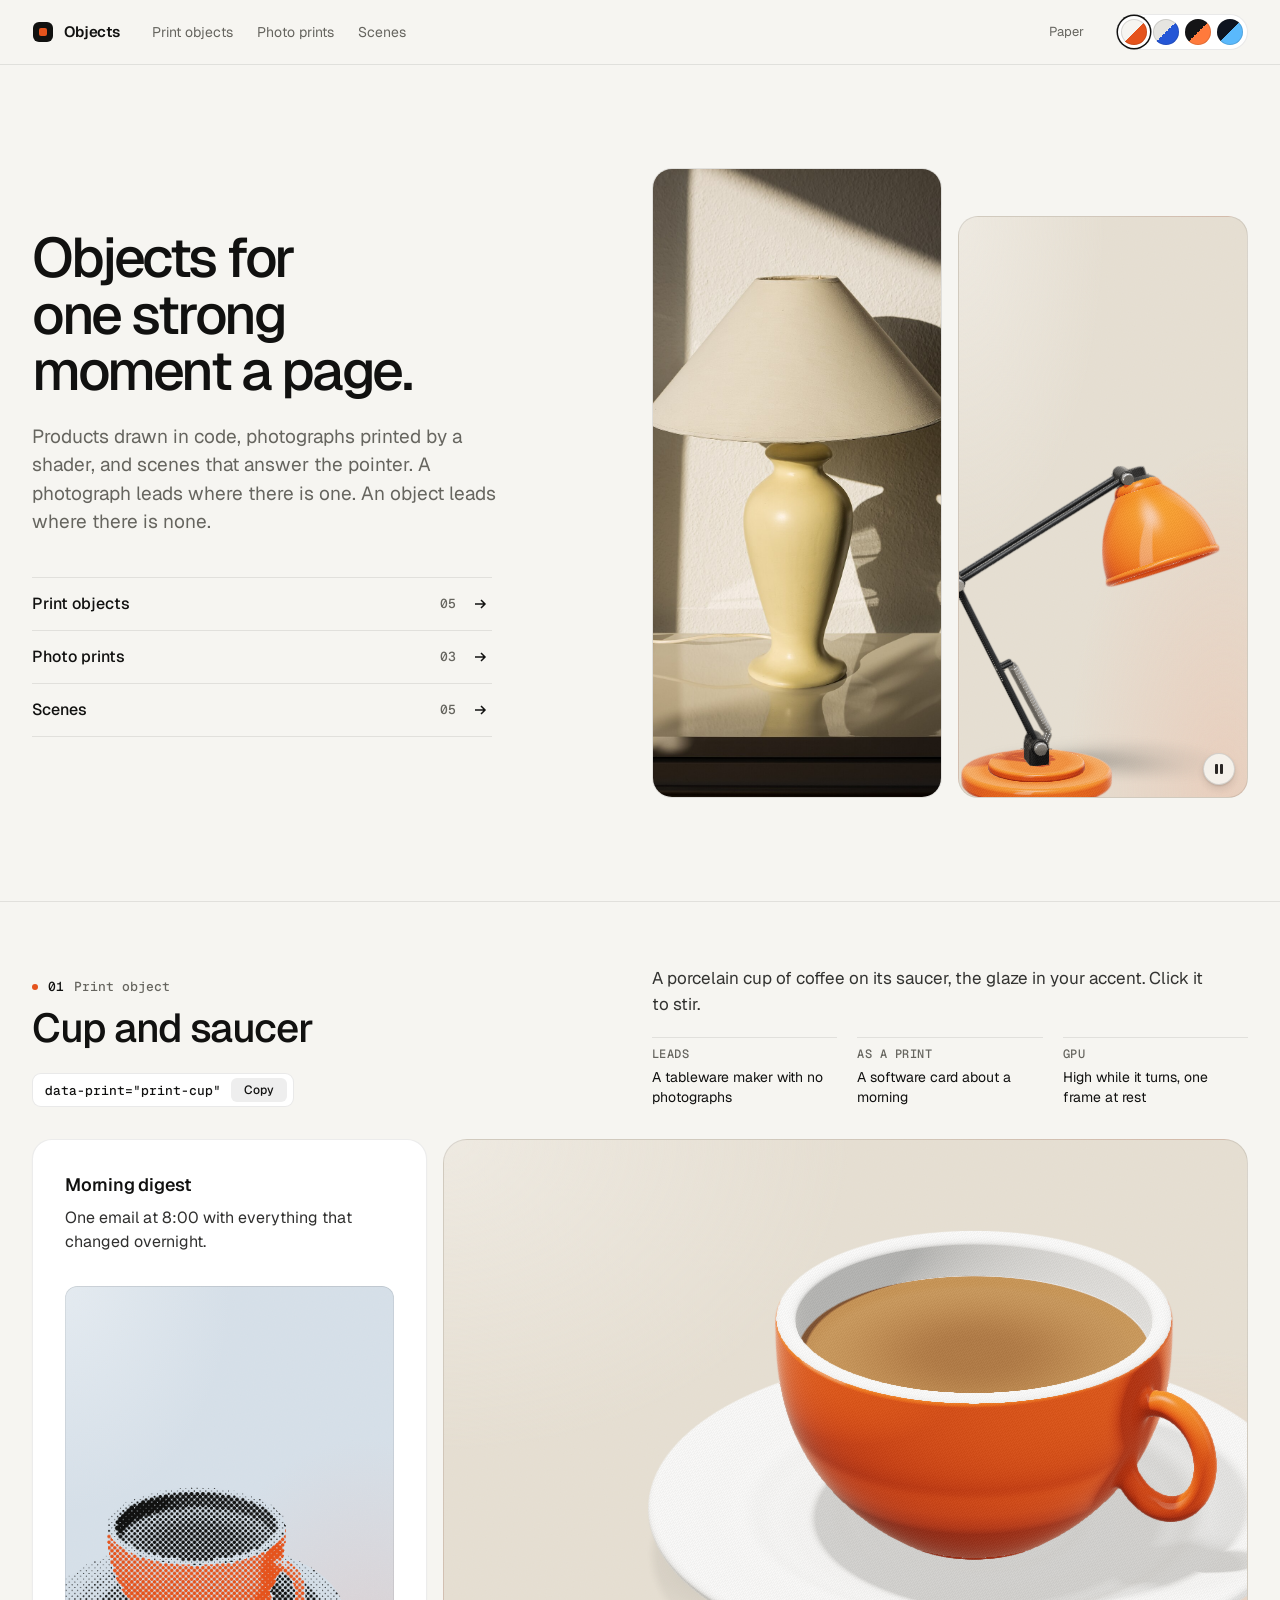
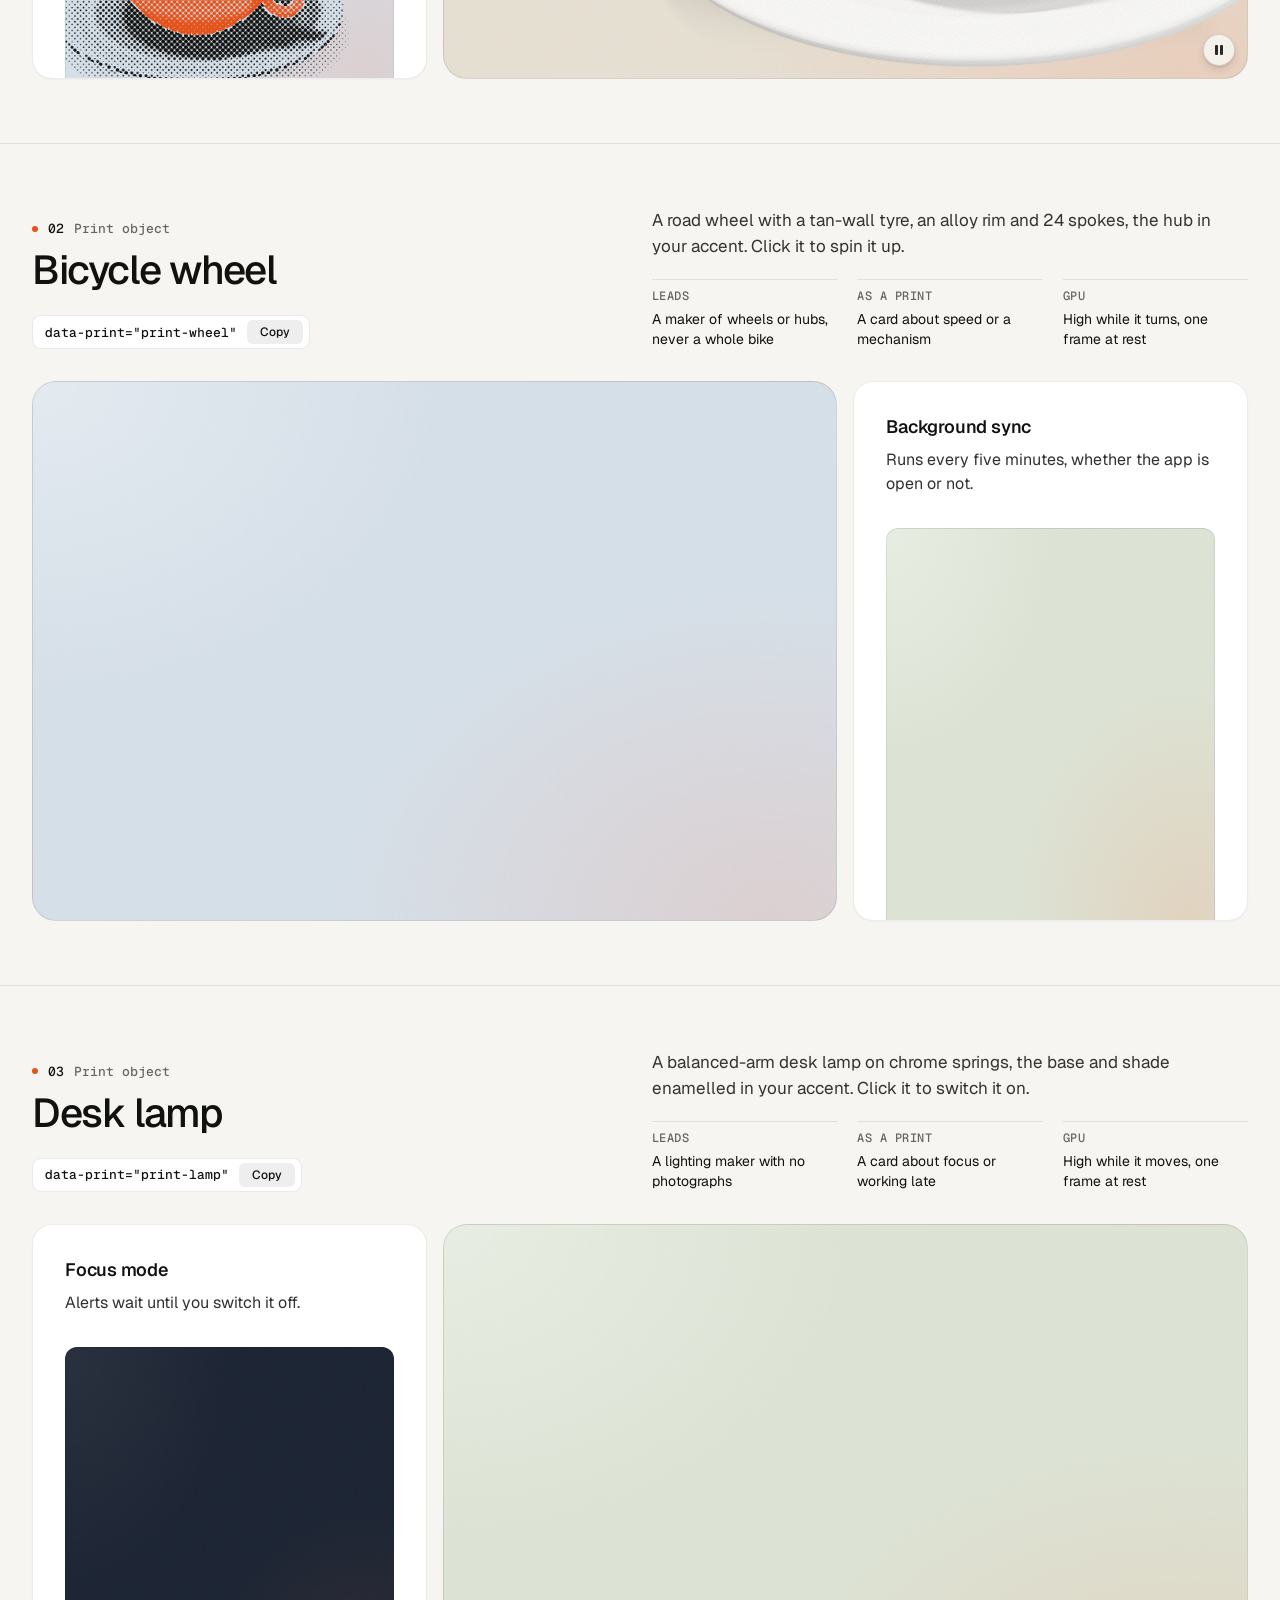
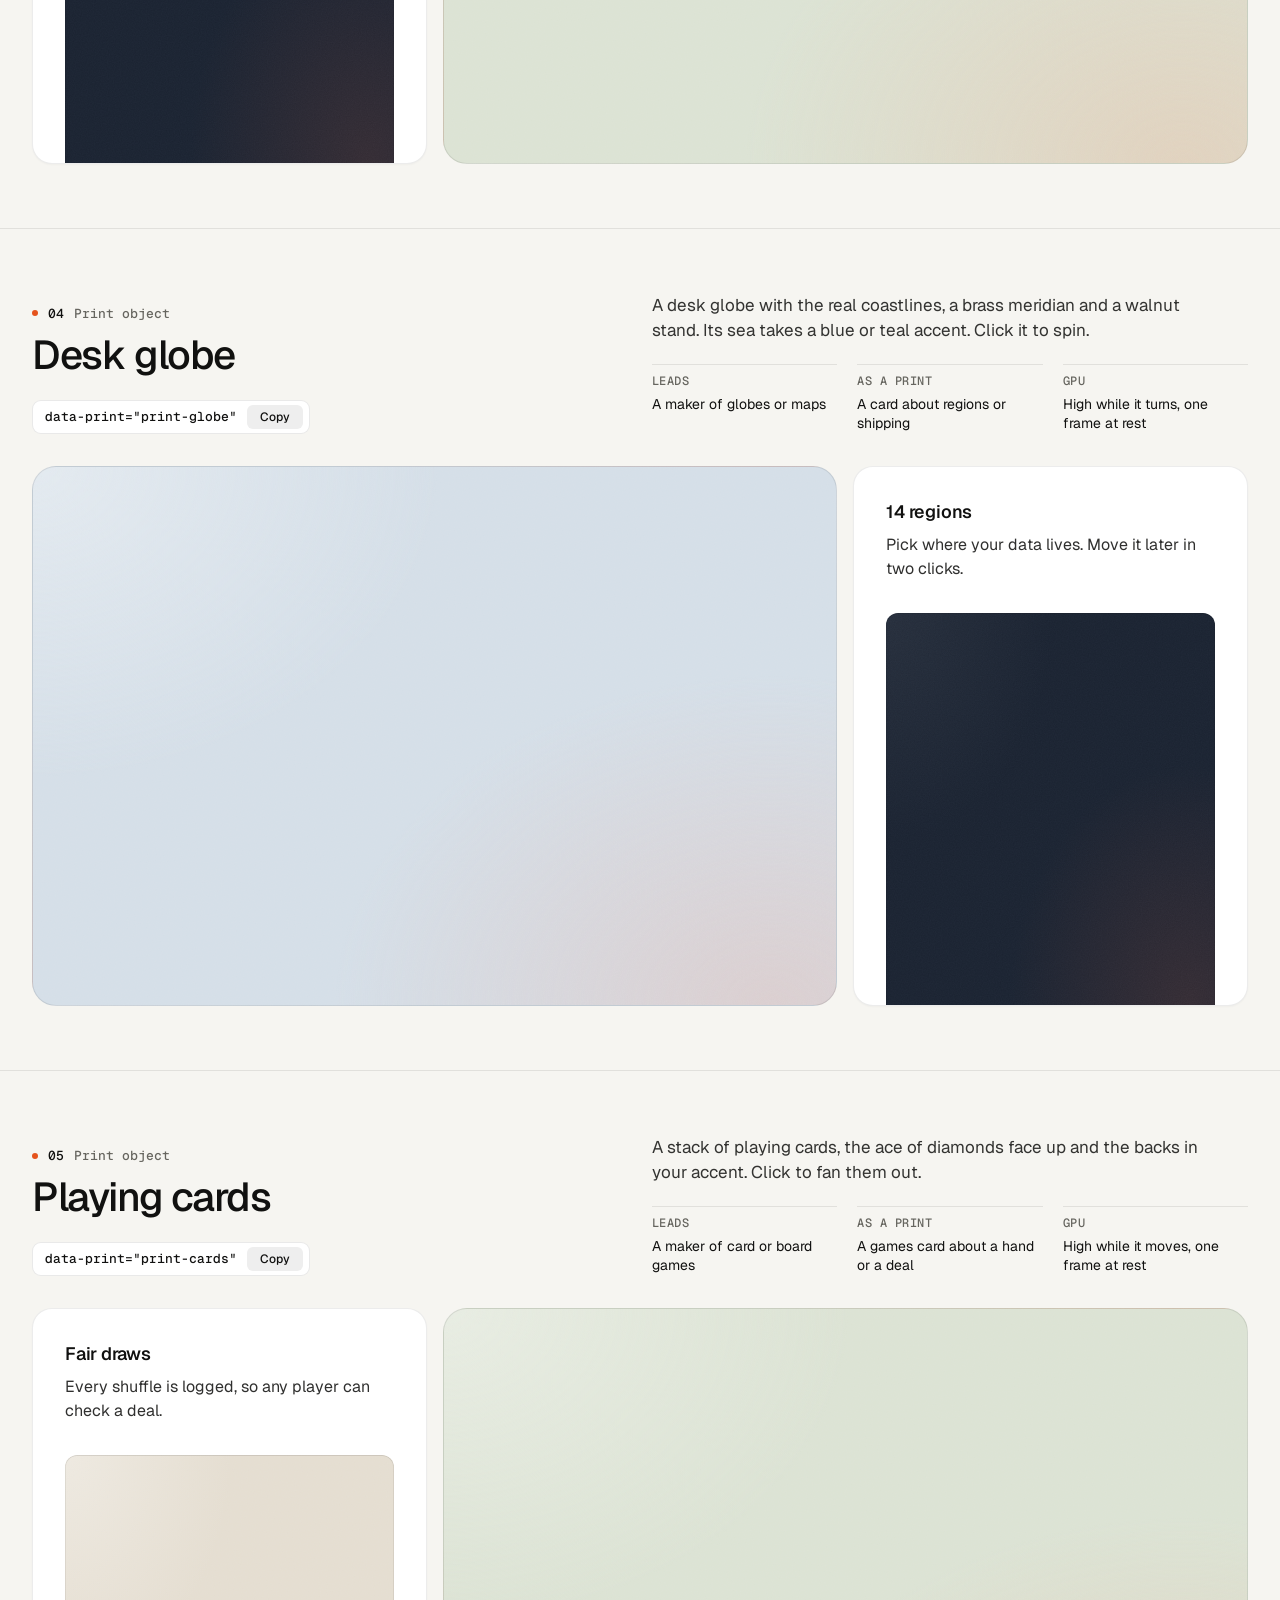
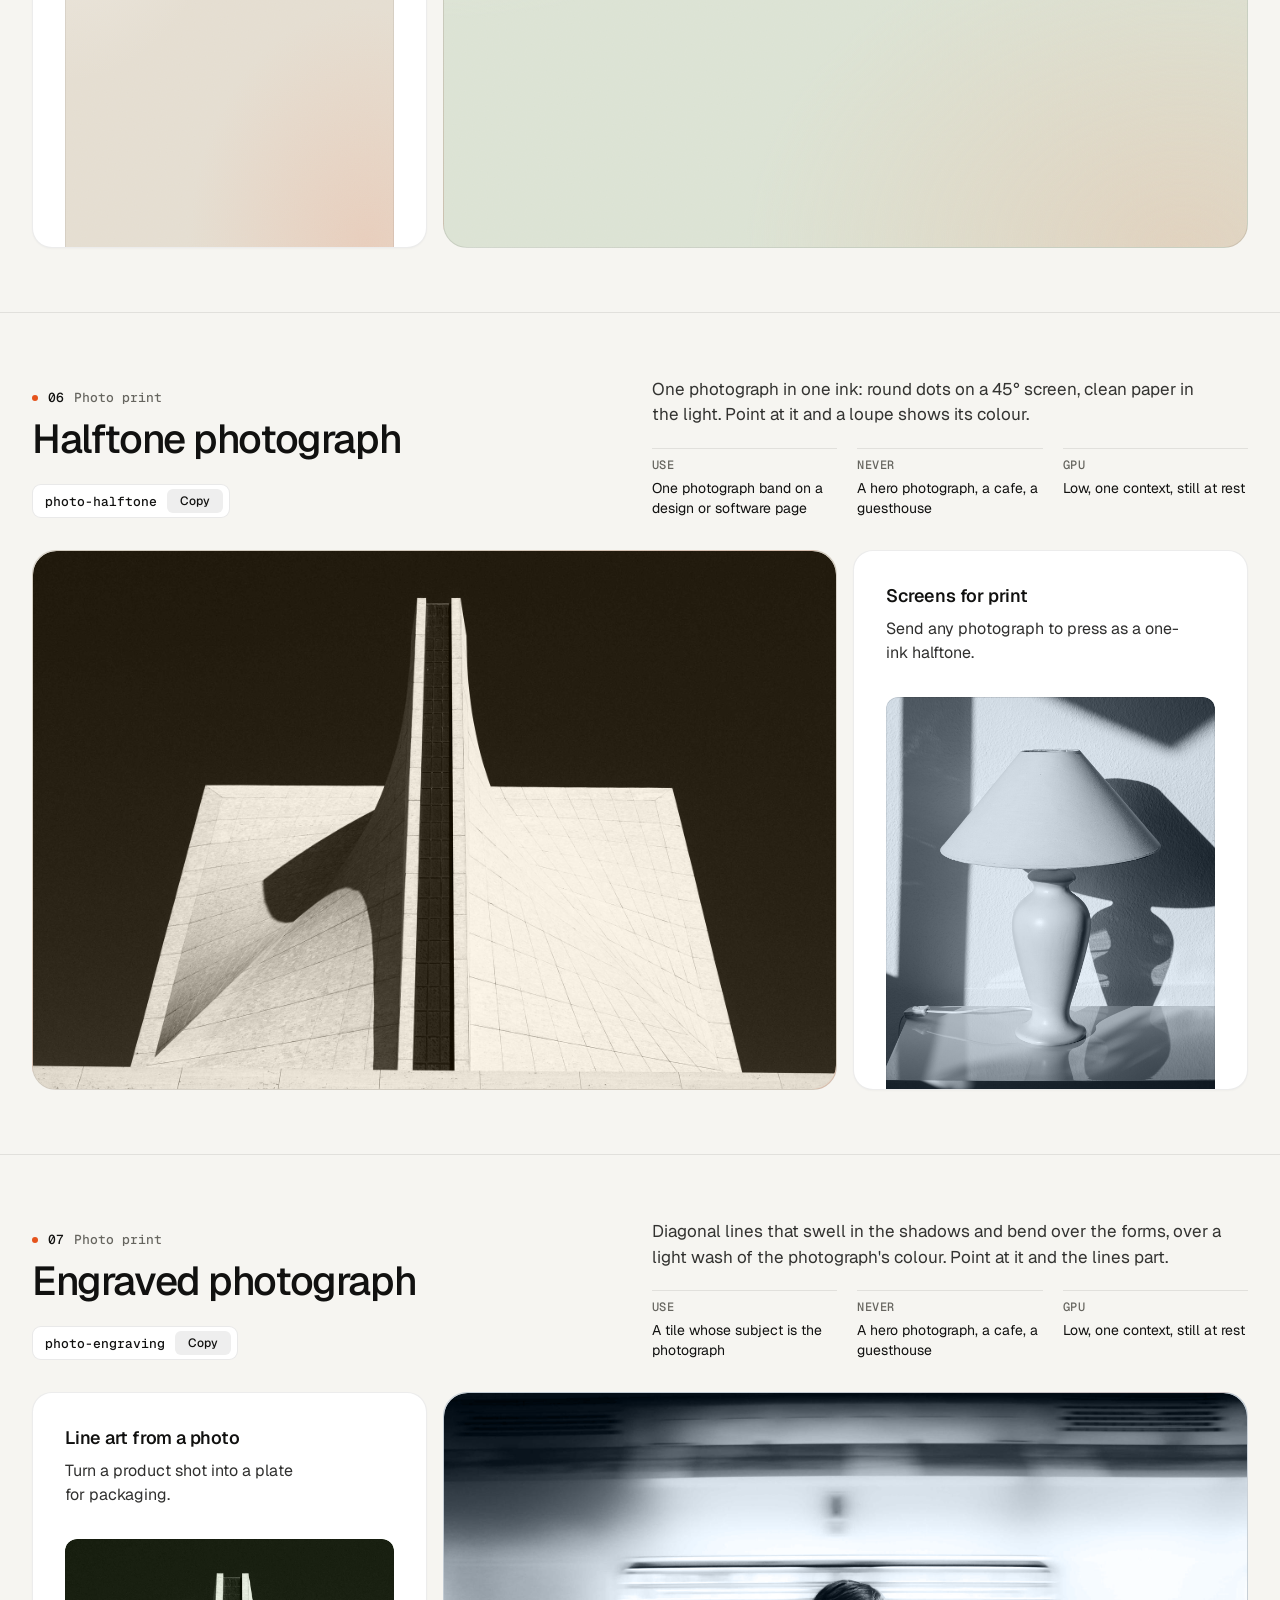
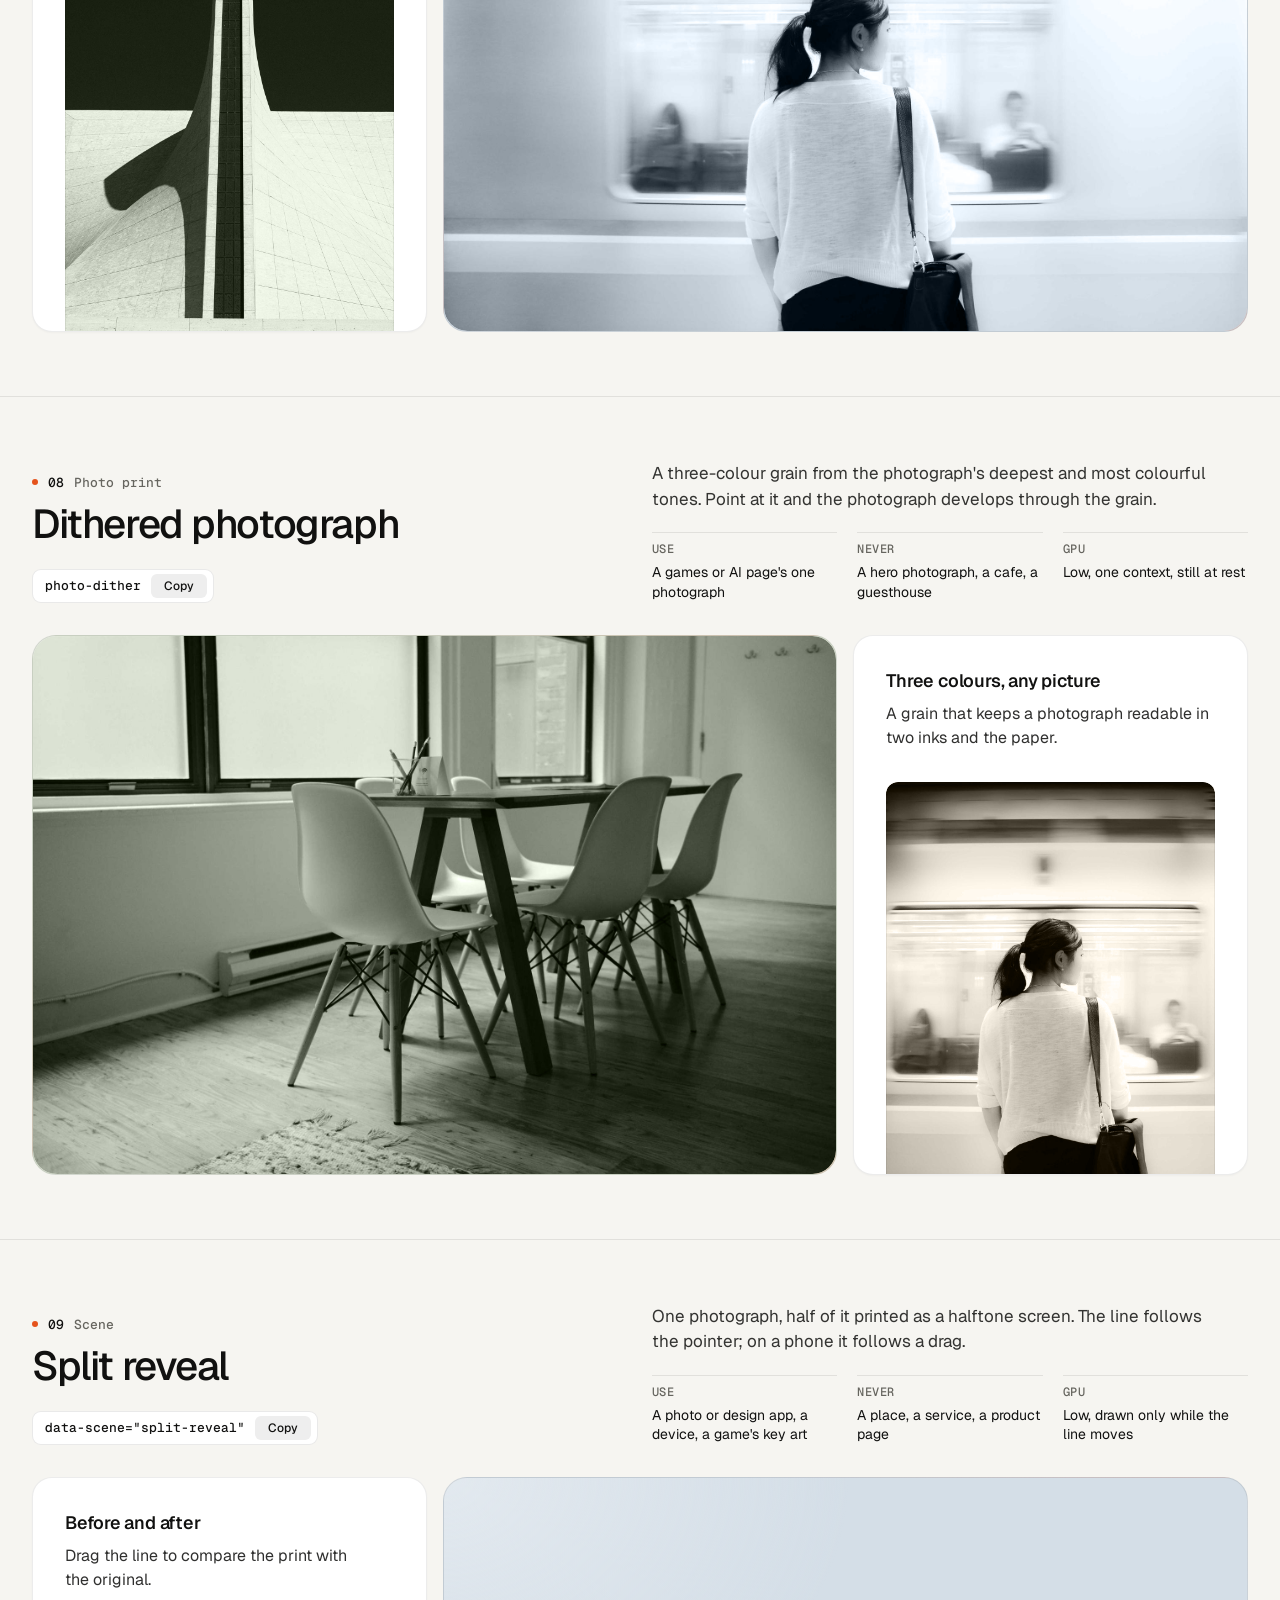
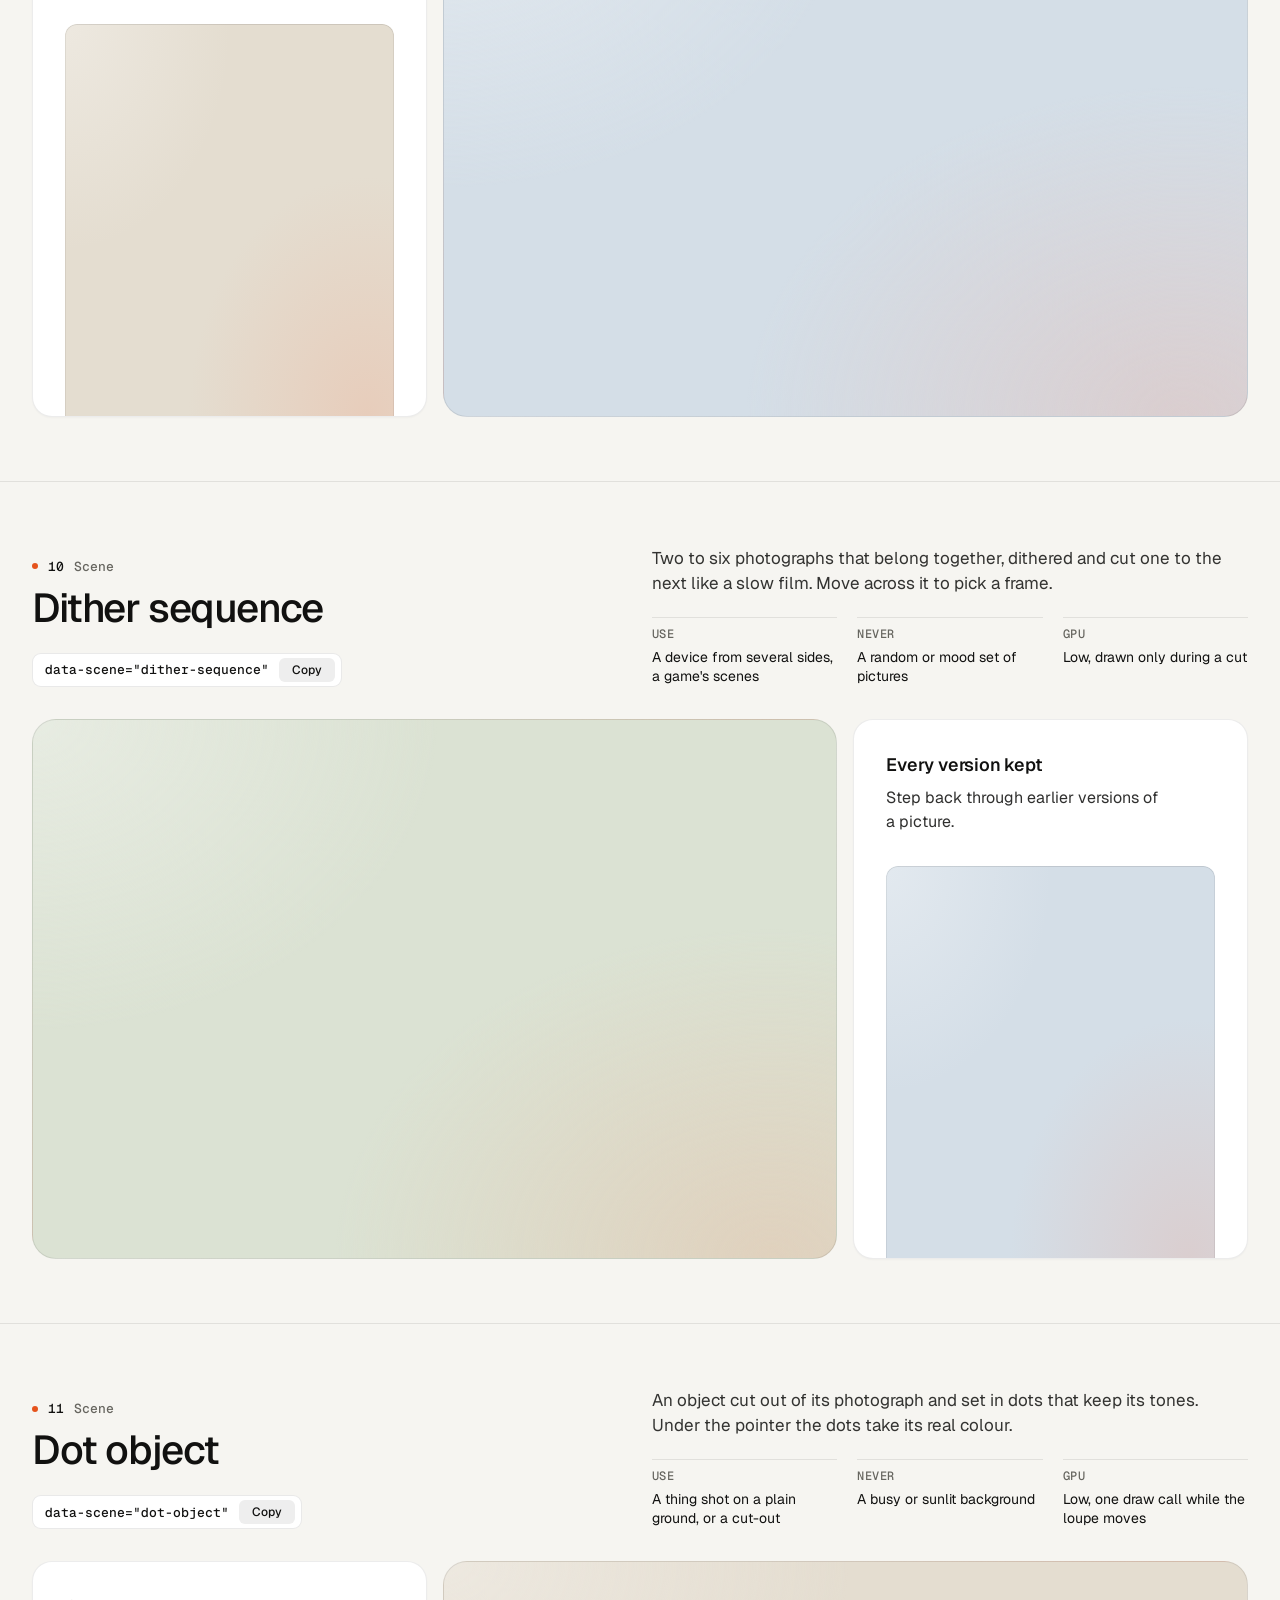
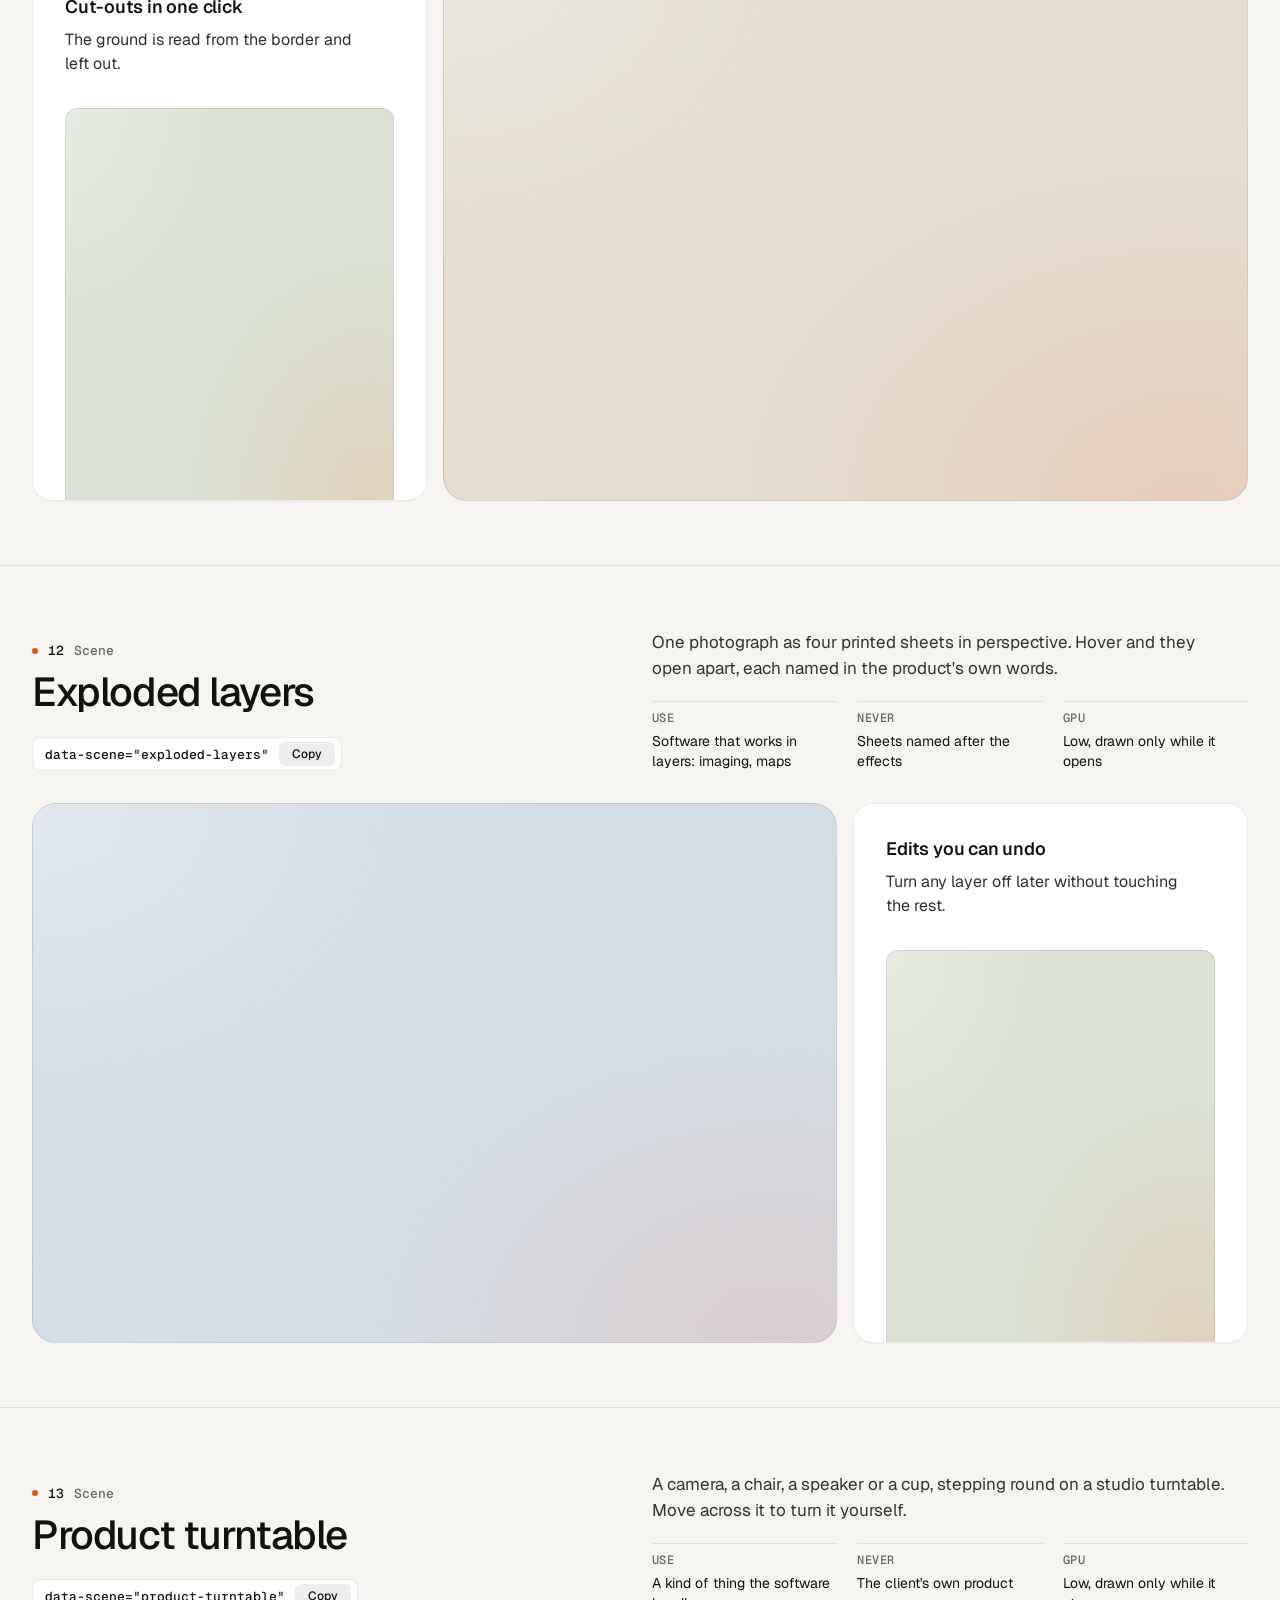
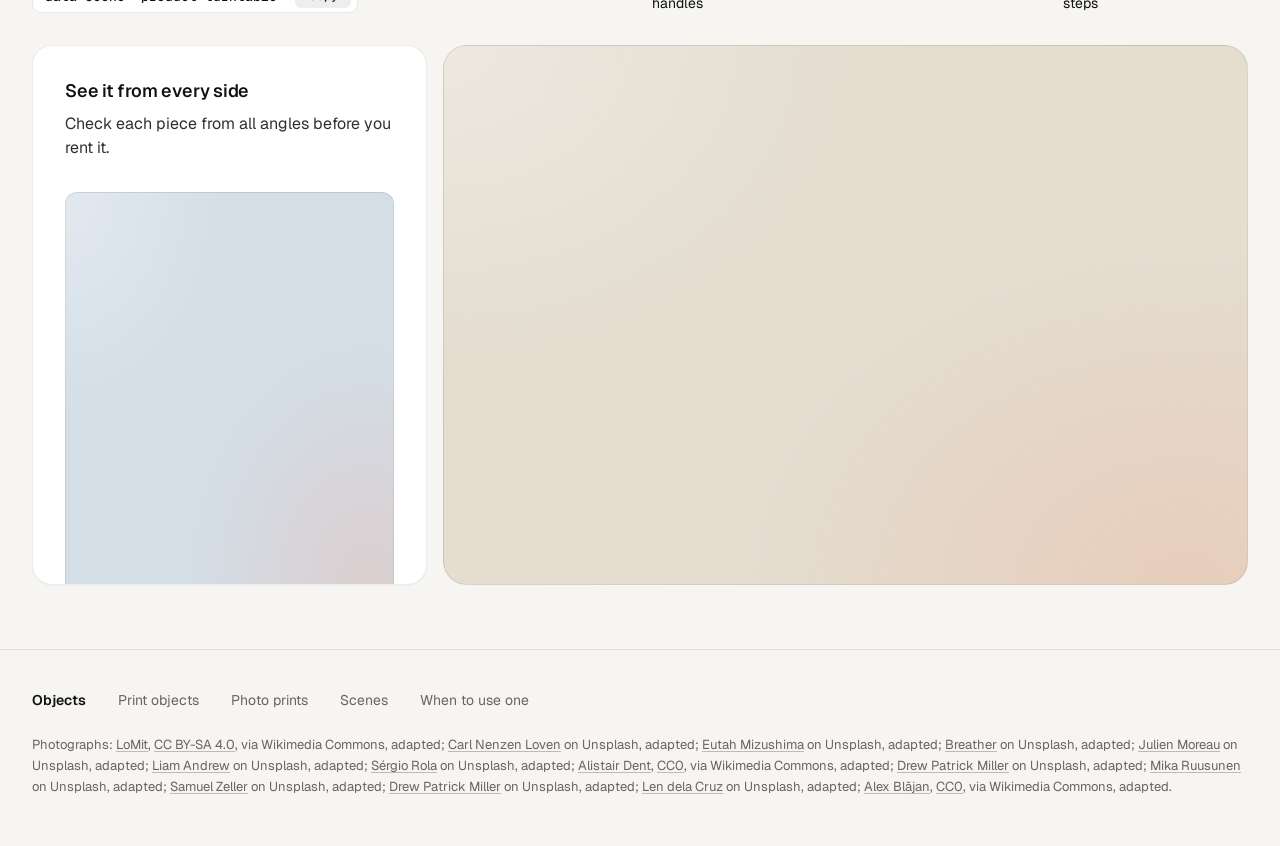
<file: landing/assets/objects/index.html>
<!doctype html>
<html lang="en" data-palette="paper">
<head>
<script>window.__tpGlMax = 16;   /* a gallery shows many live effects at once; a page of a site keeps the default 4 (fx.js) */</script>
<meta charset="utf-8">
<meta name="viewport" content="width=device-width, initial-scale=1">
<title>Objects</title>
<meta name="description" content="Thirteen objects for one strong moment a page: products drawn in code, photographs printed by a shader, scenes that answer the pointer.">
<link rel="icon" href="data:,">
<link rel="preconnect" href="https://fonts.googleapis.com">
<link rel="preconnect" href="https://fonts.gstatic.com" crossorigin>
<link href="https://fonts.googleapis.com/css2?family=Geist:wght@300..700&family=Geist+Mono:wght@400;500&display=swap" rel="stylesheet">
<link rel="stylesheet" href="../ui/base.css">
<link rel="stylesheet" href="../ui/cards.css">
<style>
  /* palettes: page tokens, four grounds (--g1 sand, --g2 sky, --g3 sage, --g4 deep) and the globe's sea */
  :root {
    --font-text: "Geist", system-ui, sans-serif; --font-mono: "Geist Mono", ui-monospace, monospace;
    --ease: cubic-bezier(.2, .7, .2, 1);
    --gutter: 32px; --max: 1312px;
  }
  [data-palette="paper"] { --bg: #f6f5f1; --card: #ffffff; --surface: #ffffff; --ink: #111110; --muted: #66655f; --accent: #e5531c; --accent-ink: #ffffff;
    --g1: #e4ddd0; --g2: #d4dee7; --g3: #dbe2d3; --g4: #1a2230; --sea: #2f6aa8; --line: rgb(17 17 16 / 0.09); }
  [data-palette="stone"] { --bg: #e6e5e1; --card: #f3f2ef; --surface: #f3f2ef; --ink: #1a1b1d; --muted: #5d5e62; --accent: #2456d6; --accent-ink: #ffffff;
    --g1: #d6d5d0; --g2: #c9d4df; --g3: #dad3c6; --g4: #1d2633; --sea: #2456d6; --line: rgb(26 27 29 / 0.1); }
  [data-palette="graphite"] { --bg: #0b0b0c; --card: #141416; --surface: #141416; --ink: #f2f2ef; --muted: #96979c; --accent: #ff7a3c; --accent-ink: #120c08;
    --g1: #1e1d1b; --g2: #17202a; --g3: #1b201b; --g4: #23262c; --sea: #4f9be0; --line: rgb(242 242 239 / 0.09); }
  [data-palette="night"] { --bg: #070b14; --card: #0e1420; --surface: #0e1420; --ink: #e9edf3; --muted: #8b94a4; --accent: #5ab9fc; --accent-ink: #07101a;
    --g1: #121a29; --g2: #0f2231; --g3: #16202b; --g4: #1b2536; --sea: #5ab9fc; --line: rgb(233 237 243 / 0.09); }

  * { box-sizing: border-box; }
  html { scroll-padding-top: 64px; }
  html, body { margin: 0; }
  body { font-family: var(--font-text); background: var(--bg); color: var(--ink); -webkit-font-smoothing: antialiased; font-size: 16px; line-height: 1.5;
    transition: background-color 320ms var(--ease), color 320ms var(--ease); }
  a { color: inherit; }
  .wrap { max-width: var(--max); margin: 0 auto; padding: 0 var(--gutter); }

  /* ------------------------------------------------ the bar */
  .bar { position: sticky; top: 0; z-index: 30; background: color-mix(in oklab, var(--bg) 84%, transparent); backdrop-filter: blur(16px) saturate(1.2); border-bottom: 1px solid var(--line); }
  .bar__in { height: 64px; display: flex; align-items: center; gap: 32px; }
  .brand { display: inline-flex; align-items: center; gap: 10px; font-weight: 600; font-size: 15px; letter-spacing: -0.01em; text-decoration: none; }
  .brand svg { width: 22px; height: 22px; }
  .brand svg .a { fill: var(--accent); transition: transform 420ms var(--ease); transform-origin: 11px 11px; }
  .brand:hover svg .a { transform: rotate(90deg); }
  .nav { display: flex; gap: 24px; font-size: 14px; }
  .nav a { position: relative; text-decoration: none; color: var(--muted); transition: color 180ms ease; padding: 6px 0; }
  .nav a::after { content: ""; position: absolute; left: 0; right: 0; bottom: 0; height: 1px; background: currentColor; transform: scaleX(0); transform-origin: left; transition: transform 260ms var(--ease); }
  .nav a:hover { color: var(--ink); }
  .nav a:hover::after { transform: scaleX(1); }
  .sp { flex: 1; }
  .swatches { display: flex; align-items: center; gap: 6px; padding: 4px; border-radius: 999px; border: 1px solid var(--line); background: var(--card); }
  .sw { position: relative; width: 26px; height: 26px; border-radius: 50%; border: 0; padding: 0; cursor: pointer; background: linear-gradient(135deg, var(--s-bg) 0 50%, var(--s-ac) 50% 100%);
    box-shadow: inset 0 0 0 1px rgb(0 0 0 / 0.12); transition: transform 200ms var(--ease); }
  .sw::after { content: ""; position: absolute; inset: -3px; border-radius: 50%; box-shadow: 0 0 0 1.5px var(--ink); opacity: 0; transform: scale(0.8); transition: opacity 200ms ease, transform 260ms var(--ease); }
  .sw:hover { transform: scale(1.08); }
  .sw:active { transform: scale(0.94); }
  .sw[aria-pressed="true"]::after { opacity: 1; transform: scale(1); }
  .sw:focus-visible { outline: 2px solid var(--ink); outline-offset: 3px; }
  .sw-label { font-size: 13px; color: var(--muted); min-width: 60px; text-align: right; }

  /* ------------------------------------------------ grounds: a soft lit mesh of the ground's own tone, a fine grain */
  .gr, .card > .panel.gr { --calm-k: 0%; background-color: var(--pg);
    background-image:
      radial-gradient(80% 90% at 92% 100%, color-mix(in oklab, var(--accent) 13%, var(--pg)), transparent 68%),
      radial-gradient(70% 80% at 0% 0%, color-mix(in oklab, var(--lift, #ffffff) var(--lift-k, 34%), var(--pg)), transparent 72%); }
  .gr.dk, [data-palette="graphite"] .gr, [data-palette="night"] .gr { --lift: #ffffff; --lift-k: 6%; }
  .grain { position: absolute; inset: 0; z-index: 0; pointer-events: none; opacity: .32; mix-blend-mode: soft-light; border-radius: inherit;
    background-image: url("data:image/svg+xml;utf8,<svg xmlns='http://www.w3.org/2000/svg' width='160' height='160'><filter id='n'><feTurbulence type='fractalNoise' baseFrequency='.85' numOctaves='2' stitchTiles='stitch'/><feColorMatrix values='0 0 0 0 .5  0 0 0 0 .5  0 0 0 0 .5  0 0 0 .9 0'/></filter><rect width='100%' height='100%' filter='url(%23n)'/></svg>"); }
  .slot { position: absolute; inset: 0; z-index: 1; border-radius: inherit; }
  .slot > .host { position: absolute; inset: 0; border-radius: inherit; overflow: hidden; }

  /* ------------------------------------------------ hero */
  .hero { min-height: calc(100svh - 64px); display: grid; align-items: center; padding: 56px 0; }
  .hero__grid { display: grid; grid-template-columns: repeat(12, minmax(0, 1fr)); gap: 24px; align-items: center; }
  .hero__copy { grid-column: 1 / span 5; }
  .hero h1 { margin: 0; font-size: clamp(44px, 3.4vw + 12px, 72px); line-height: 1.02; letter-spacing: -0.045em; font-weight: 520; text-wrap: balance; }
  .hero__lede { margin: 24px 0 0; font-size: 19px; line-height: 1.5; color: var(--muted); max-width: 40ch; text-wrap: pretty; }
  .index { margin: 40px 0 0; padding: 0; list-style: none; border-top: 1px solid var(--line); max-width: 460px; }
  .index a { display: grid; grid-template-columns: 1fr auto 20px; align-items: center; gap: 16px; padding: 14px 0; border-bottom: 1px solid var(--line); text-decoration: none; font-size: 16px; font-weight: 500; }
  .index a span { font: 500 13px/1 var(--font-mono); color: var(--muted); }
  .index a svg { width: 16px; height: 16px; transition: transform 260ms var(--ease); }
  .index a:hover svg { transform: translateX(4px); }
  .hero__pics { grid-column: 7 / span 6; display: grid; grid-template-columns: 1fr 1fr; gap: 16px; height: min(70svh, 660px); min-height: 440px; }
  .pic { position: relative; overflow: clip; border-radius: 20px; border: 1px solid var(--line); isolation: isolate; }
  .pic img { position: absolute; inset: 0; width: 100%; height: 100%; object-fit: cover; object-position: 50% 42%; display: block; }
  .pic--down { margin-top: 48px; }

  /* ------------------------------------------------ an object, one screen */
  .obj { min-height: calc(100svh - 64px); display: grid; align-content: center; padding: 64px 0; border-top: 1px solid var(--line); }
  .obj__head { display: grid; grid-template-columns: repeat(12, minmax(0, 1fr)); gap: 24px; align-items: end; margin-bottom: 32px; }
  .obj__title { grid-column: 1 / span 5; }
  .obj__n { margin: 0 0 14px; font: 500 13px/1 var(--font-mono); color: var(--muted); display: flex; gap: 10px; align-items: center; }
  .obj__n b { color: var(--ink); font-weight: 500; }
  .obj__n i { width: 6px; height: 6px; border-radius: 50%; background: var(--accent); display: inline-block; }
  .obj h2 { margin: 0; font-size: clamp(34px, 1.9vw + 16px, 52px); line-height: 1.04; letter-spacing: -0.035em; font-weight: 520; text-wrap: balance; }
  .obj__about { grid-column: 7 / span 6; }
  .obj__line { margin: 0; font-size: 17px; line-height: 1.5; color: color-mix(in oklab, var(--ink) 82%, var(--bg)); max-width: 52ch; text-wrap: pretty; }
  .facts { display: grid; grid-template-columns: repeat(3, minmax(0, 1fr)); gap: 20px; margin: 20px 0 0; }
  .facts div { border-top: 1px solid var(--line); padding-top: 10px; }
  .facts dt { font: 500 12px/1 var(--font-mono); color: var(--muted); text-transform: uppercase; letter-spacing: .04em; }
  .facts dd { margin: 8px 0 0; font-size: 14px; line-height: 1.4; }
  .copy { margin-top: 24px; display: inline-flex; align-items: center; gap: 10px; height: 34px; padding: 0 6px 0 12px; border-radius: 9px; border: 1px solid var(--line);
    background: var(--card); color: var(--ink); font: 500 13px/1 var(--font-mono); cursor: pointer; transition: border-color 180ms ease, transform 160ms var(--ease); }
  .copy:hover { border-color: color-mix(in oklab, var(--ink) 24%, transparent); }
  .copy:active { transform: scale(0.97); }
  .copy:focus-visible { outline: 2px solid var(--ink); outline-offset: 2px; }
  .copy em { font-style: normal; display: inline-grid; place-items: center; height: 24px; padding: 0 8px; border-radius: 6px; background: color-mix(in oklab, var(--ink) 7%, transparent); font-family: var(--font-text); font-size: 12px; overflow: hidden; }
  .copy em span { grid-area: 1 / 1; transition: transform 260ms var(--ease), opacity 200ms ease; }
  .copy em span + span { transform: translateY(110%); opacity: 0; }
  .copy.done em span:first-child { transform: translateY(-110%); opacity: 0; }
  .copy.done em span + span { transform: none; opacity: 1; }

  .duo { display: grid; grid-template-columns: repeat(12, minmax(0, 1fr)); gap: 16px; height: clamp(400px, calc(100svh - 360px), 600px); }
  .big { grid-column: 1 / span 8; position: relative; overflow: clip; isolation: isolate; border-radius: 24px; border: 1px solid var(--line); }
  .duo .card { grid-column: 9 / span 4; }
  .obj:nth-of-type(even) .big { grid-column: 5 / span 8; grid-row: 1; }
  .obj:nth-of-type(even) .duo .card { grid-column: 1 / span 4; grid-row: 1; }
  .duo .card > .panel { flex: 1 1 auto; min-height: 0; }

  /* ------------------------------------------------ footer */
  .foot { border-top: 1px solid var(--line); padding: 40px 0 48px; font-size: 14px; color: var(--muted); }
  .foot__row { display: flex; flex-wrap: wrap; gap: 12px 32px; align-items: baseline; }
  .foot__row b { color: var(--ink); font-weight: 600; }
  .foot__row a { text-decoration: none; }
  .foot__row a:hover { color: var(--ink); }
  .credits { margin: 24px 0 0; font-size: 13px; line-height: 1.6; color: var(--muted); }
  .credits a { text-decoration: underline; text-decoration-color: color-mix(in oklab, currentColor 40%, transparent); text-underline-offset: 2px; }

  @media (max-width: 1023px) {
    .hero__copy, .hero__pics { grid-column: 1 / -1; }
    .hero__pics { height: auto; min-height: 0; }
    .pic { aspect-ratio: 3 / 4; }
    .obj__title, .obj__about { grid-column: 1 / -1; }
    .duo { height: auto; grid-template-columns: minmax(0, 1fr); }
    .big, .duo .card, .obj:nth-of-type(even) .big, .obj:nth-of-type(even) .duo .card { grid-column: 1 / -1; grid-row: auto; }
    .big { aspect-ratio: 4 / 3; }
    .duo .card > .panel { flex: none; height: 320px; }
  }
  @media (max-width: 760px) {
    :root { --gutter: 16px; }
    .nav, .sw-label { display: none; }
    .hero { padding: 32px 0 40px; }
    .hero__lede { font-size: 17px; }
    .hero__pics { gap: 10px; }
    .pic { border-radius: 16px; }
    .pic--down { margin-top: 28px; }
    .obj { padding: 72px 0; min-height: 0; }
    .obj .wrap { display: flex; flex-direction: column; }
    .obj__head, .obj__about { display: contents; }
    .obj__title { order: 1; margin-bottom: 16px; }
    .obj__line { order: 2; margin-bottom: 28px; }
    .duo { order: 3; }
    .facts { order: 4; margin-top: 28px; }
    .copy, .index { display: none; }
    .facts { grid-template-columns: minmax(0, 1fr); gap: 0; }
    .facts div { display: grid; grid-template-columns: 96px 1fr; gap: 12px; padding: 10px 0; }
    .facts dd { margin: 0; }
    .big { aspect-ratio: 4 / 5; border-radius: 18px; }
    .duo .card > .panel { height: 300px; }
  }
  @media (prefers-reduced-motion: reduce) { *, *::before, *::after { transition-duration: 0ms !important; } }
</style>
</head>
<body>
<header class="bar">
  <div class="wrap bar__in">
    <a class="brand" href="#top" aria-label="Objects, back to the top">
      <svg viewBox="0 0 22 22" aria-hidden="true"><rect x="1" y="1" width="20" height="20" rx="6" fill="currentColor"/><rect class="a" x="7" y="7" width="8" height="8" rx="2"/></svg>
      Objects
    </a>
    <nav class="nav" aria-label="Families">
      <a href="#print-cup">Print objects</a>
      <a href="#photo-halftone">Photo prints</a>
      <a href="#split-reveal">Scenes</a>
    </nav>
    <span class="sp"></span>
    <span class="sw-label" id="sw-label">Paper</span>
    <div class="swatches" role="group" aria-label="Palette">
      <button type="button" class="sw" data-pal="paper" aria-label="Paper" aria-pressed="true" style="--s-bg:#f6f5f1;--s-ac:#e5531c"></button>
      <button type="button" class="sw" data-pal="stone" aria-label="Stone" aria-pressed="false" style="--s-bg:#e6e5e1;--s-ac:#2456d6"></button>
      <button type="button" class="sw" data-pal="graphite" aria-label="Graphite" aria-pressed="false" style="--s-bg:#141416;--s-ac:#ff7a3c"></button>
      <button type="button" class="sw" data-pal="night" aria-label="Night" aria-pressed="false" style="--s-bg:#0e1420;--s-ac:#5ab9fc"></button>
    </div>
  </div>
</header>

<main id="top">
  <section class="hero">
    <div class="wrap hero__grid">
      <div class="hero__copy">
        <h1>Objects for one strong moment a page.</h1>
        <p class="hero__lede">Products drawn in code, photographs printed by a shader, and scenes that answer the pointer. A photograph leads where there is one. An object leads where there is none.</p>
        <ul class="index">
          <li><a href="#print-cup">Print objects <span>05</span><svg viewBox="0 0 16 16" fill="none" stroke="currentColor" stroke-width="1.5" aria-hidden="true"><path d="M3 8h10M9 4l4 4-4 4"/></svg></a></li>
          <li><a href="#photo-halftone">Photo prints <span>03</span><svg viewBox="0 0 16 16" fill="none" stroke="currentColor" stroke-width="1.5" aria-hidden="true"><path d="M3 8h10M9 4l4 4-4 4"/></svg></a></li>
          <li><a href="#split-reveal">Scenes <span>05</span><svg viewBox="0 0 16 16" fill="none" stroke="currentColor" stroke-width="1.5" aria-hidden="true"><path d="M3 8h10M9 4l4 4-4 4"/></svg></a></li>
        </ul>
      </div>
      <div class="hero__pics">
        <div class="pic"><img src="photo-kit/photos/lamp.jpg" width="1280" height="1757" alt="Cream ceramic table lamp on a glossy side table in low sun" decoding="async"></div>
        <article class="pic pic--down gr" style="--pg: var(--g1)" aria-label="A balanced-arm desk lamp">
          <div class="grain"></div>
          <div class="slot" data-slot='{"kind":"print","id":"print-lamp","place":"card","ground":"g1","params":{"size":1.06,"x":-0.08,"y":-0.2}}'></div>
        </article>
      </div>
    </div>
  </section>

  <!-- ===================================================== print objects -->
  <section class="obj" id="print-cup">
    <div class="wrap">
      <div class="obj__head">
        <div class="obj__title"><p class="obj__n"><i></i><b>01</b> Print object</p><h2>Cup and saucer</h2>
          <button type="button" class="copy" data-copy='<div data-print="print-cup" data-print-place="card"></div>'>data-print="print-cup"<em><span>Copy</span><span>Copied</span></em></button></div>
        <div class="obj__about">
          <p class="obj__line">A porcelain cup of coffee on its saucer, the glaze in your accent. Click it to stir.</p>
          <dl class="facts"><div><dt>Leads</dt><dd>A tableware maker with no photographs</dd></div><div><dt>As a print</dt><dd>A software card about a morning</dd></div><div><dt>GPU</dt><dd>High while it turns, one frame at rest</dd></div></dl>
        </div>
      </div>
      <div class="duo">
        <article class="big gr" style="--pg: var(--g1)"><div class="grain"></div>
          <div class="slot" data-slot='{"kind":"print","id":"print-cup","place":"hero","ground":"g1","params":{"size":0.96,"x":0.16,"y":-0.04}}'></div></article>
        <article class="card"><h3>Morning digest</h3><p>One email at 8:00 with everything that changed overnight.</p>
          <div class="panel gr" style="--pg: var(--g2)"><div class="grain"></div>
            <div class="slot" data-slot='{"kind":"print","id":"print-cup","place":"card","ground":"g2","params":{"effect":"halftone","turn":0}}'></div></div></article>
      </div>
    </div>
  </section>

  <section class="obj" id="print-wheel">
    <div class="wrap">
      <div class="obj__head">
        <div class="obj__title"><p class="obj__n"><i></i><b>02</b> Print object</p><h2>Bicycle wheel</h2>
          <button type="button" class="copy" data-copy='<div data-print="print-wheel" data-print-place="card"></div>'>data-print="print-wheel"<em><span>Copy</span><span>Copied</span></em></button></div>
        <div class="obj__about">
          <p class="obj__line">A road wheel with a tan-wall tyre, an alloy rim and 24 spokes, the hub in your accent. Click it to spin it up.</p>
          <dl class="facts"><div><dt>Leads</dt><dd>A maker of wheels or hubs, never a whole bike</dd></div><div><dt>As a print</dt><dd>A card about speed or a mechanism</dd></div><div><dt>GPU</dt><dd>High while it turns, one frame at rest</dd></div></dl>
        </div>
      </div>
      <div class="duo">
        <article class="big gr" style="--pg: var(--g2)"><div class="grain"></div>
          <div class="slot" data-slot='{"kind":"print","id":"print-wheel","place":"card","ground":"g2","params":{"size":1.34,"x":-0.08,"y":-0.3}}'></div></article>
        <article class="card"><h3>Background sync</h3><p>Runs every five minutes, whether the app is open or not.</p>
          <div class="panel gr" style="--pg: var(--g3)"><div class="grain"></div>
            <div class="slot" data-slot='{"kind":"print","id":"print-wheel","place":"card","ground":"g3","params":{"effect":"halftone","turn":0}}'></div></div></article>
      </div>
    </div>
  </section>

  <section class="obj" id="print-lamp">
    <div class="wrap">
      <div class="obj__head">
        <div class="obj__title"><p class="obj__n"><i></i><b>03</b> Print object</p><h2>Desk lamp</h2>
          <button type="button" class="copy" data-copy='<div data-print="print-lamp" data-print-place="card"></div>'>data-print="print-lamp"<em><span>Copy</span><span>Copied</span></em></button></div>
        <div class="obj__about">
          <p class="obj__line">A balanced-arm desk lamp on chrome springs, the base and shade enamelled in your accent. Click it to switch it on.</p>
          <dl class="facts"><div><dt>Leads</dt><dd>A lighting maker with no photographs</dd></div><div><dt>As a print</dt><dd>A card about focus or working late</dd></div><div><dt>GPU</dt><dd>High while it moves, one frame at rest</dd></div></dl>
        </div>
      </div>
      <div class="duo">
        <article class="big gr" style="--pg: var(--g3)"><div class="grain"></div>
          <div class="slot" data-slot='{"kind":"print","id":"print-lamp","place":"hero","ground":"g3","params":{"size":0.98,"x":0.14,"y":-0.06,"angle":-24}}'></div></article>
        <article class="card"><h3>Focus mode</h3><p>Alerts wait until you switch it off.</p>
          <div class="panel gr dk" style="--pg: var(--g4)"><div class="grain"></div>
            <div class="slot" data-slot='{"kind":"print","id":"print-lamp","place":"card","ground":"g4","params":{"effect":"dither","step":1,"turn":0}}' aria-label="A desk lamp, switched on"></div></div></article>
      </div>
    </div>
  </section>

  <section class="obj" id="print-globe">
    <div class="wrap">
      <div class="obj__head">
        <div class="obj__title"><p class="obj__n"><i></i><b>04</b> Print object</p><h2>Desk globe</h2>
          <button type="button" class="copy" data-copy='<div data-print="print-globe" data-print-place="card" data-print-params=&apos;{"effect":"engrave"}&apos;></div>'>data-print="print-globe"<em><span>Copy</span><span>Copied</span></em></button></div>
        <div class="obj__about">
          <p class="obj__line">A desk globe with the real coastlines, a brass meridian and a walnut stand. Its sea takes a blue or teal accent. Click it to spin.</p>
          <dl class="facts"><div><dt>Leads</dt><dd>A maker of globes or maps</dd></div><div><dt>As a print</dt><dd>A card about regions or shipping</dd></div><div><dt>GPU</dt><dd>High while it turns, one frame at rest</dd></div></dl>
        </div>
      </div>
      <div class="duo">
        <article class="big gr" style="--pg: var(--g2)"><div class="grain"></div>
          <div class="slot" data-slot='{"kind":"print","id":"print-globe","place":"card","ground":"g2","sea":true,"params":{"size":1.3,"x":-0.1,"y":-0.3}}'></div></article>
        <article class="card"><h3>14 regions</h3><p>Pick where your data lives. Move it later in two clicks.</p>
          <div class="panel gr dk" style="--pg: var(--g4)"><div class="grain"></div>
            <div class="slot" data-slot='{"kind":"print","id":"print-globe","place":"card","ground":"g4","sea":true,"params":{"effect":"engrave","turn":0}}'></div></div></article>
      </div>
    </div>
  </section>

  <section class="obj" id="print-cards">
    <div class="wrap">
      <div class="obj__head">
        <div class="obj__title"><p class="obj__n"><i></i><b>05</b> Print object</p><h2>Playing cards</h2>
          <button type="button" class="copy" data-copy='<div data-print="print-cards" data-print-place="card"></div>'>data-print="print-cards"<em><span>Copy</span><span>Copied</span></em></button></div>
        <div class="obj__about">
          <p class="obj__line">A stack of playing cards, the ace of diamonds face up and the backs in your accent. Click to fan them out.</p>
          <dl class="facts"><div><dt>Leads</dt><dd>A maker of card or board games</dd></div><div><dt>As a print</dt><dd>A games card about a hand or a deal</dd></div><div><dt>GPU</dt><dd>High while it moves, one frame at rest</dd></div></dl>
        </div>
      </div>
      <div class="duo">
        <article class="big gr" style="--pg: var(--g3)"><div class="grain"></div>
          <div class="slot" data-slot='{"kind":"print","id":"print-cards","place":"hero","ground":"g3","params":{"size":0.98,"x":0.16,"y":-0.04}}'></div></article>
        <article class="card"><h3>Fair draws</h3><p>Every shuffle is logged, so any player can check a deal.</p>
          <div class="panel gr" style="--pg: var(--g1)"><div class="grain"></div>
            <div class="slot" data-slot='{"kind":"print","id":"print-cards","place":"card","ground":"g1","params":{"effect":"halftone","turn":0}}'></div></div></article>
      </div>
    </div>
  </section>

  <!-- ===================================================== photo prints -->
  <section class="obj" id="photo-halftone">
    <div class="wrap">
      <div class="obj__head">
        <div class="obj__title"><p class="obj__n"><i></i><b>06</b> Photo print</p><h2>Halftone photograph</h2>
          <button type="button" class="copy" data-copy="import print from './assets/objects/photo-halftone/object.js'; print.mount(frame, { palette: fx.readPalette(frame) });">photo-halftone<em><span>Copy</span><span>Copied</span></em></button></div>
        <div class="obj__about">
          <p class="obj__line">One photograph in one ink: round dots on a 45° screen, clean paper in the light. Point at it and a loupe shows its colour.</p>
          <dl class="facts"><div><dt>Use</dt><dd>One photograph band on a design or software page</dd></div><div><dt>Never</dt><dd>A hero photograph, a cafe, a guesthouse</dd></div><div><dt>GPU</dt><dd>Low, one context, still at rest</dd></div></dl>
        </div>
      </div>
      <div class="duo">
        <article class="big gr" style="--pg: var(--g1)">
          <div class="slot" data-slot='{"kind":"photo","id":"photo-halftone","ground":"g1","photo":"concrete"}'></div></article>
        <article class="card"><h3>Screens for print</h3><p>Send any photograph to press as a one-ink halftone.</p>
          <div class="panel gr" style="--pg: var(--g2)">
            <div class="slot" data-slot='{"kind":"photo","id":"photo-halftone","ground":"g2","photo":"lamp","params":{"tint":1}}'></div></div></article>
      </div>
    </div>
  </section>

  <section class="obj" id="photo-engraving">
    <div class="wrap">
      <div class="obj__head">
        <div class="obj__title"><p class="obj__n"><i></i><b>07</b> Photo print</p><h2>Engraved photograph</h2>
          <button type="button" class="copy" data-copy="import print from './assets/objects/photo-engraving/object.js'; print.mount(frame, { palette: fx.readPalette(frame) });">photo-engraving<em><span>Copy</span><span>Copied</span></em></button></div>
        <div class="obj__about">
          <p class="obj__line">Diagonal lines that swell in the shadows and bend over the forms, over a light wash of the photograph's colour. Point at it and the lines part.</p>
          <dl class="facts"><div><dt>Use</dt><dd>A tile whose subject is the photograph</dd></div><div><dt>Never</dt><dd>A hero photograph, a cafe, a guesthouse</dd></div><div><dt>GPU</dt><dd>Low, one context, still at rest</dd></div></dl>
        </div>
      </div>
      <div class="duo">
        <article class="big gr" style="--pg: var(--g2)">
          <div class="slot" data-slot='{"kind":"photo","id":"photo-engraving","ground":"g2","photo":"platform","photoDark":"concrete"}'></div></article>
        <article class="card"><h3>Line art from a photo</h3><p>Turn a product shot into a plate for packaging.</p>
          <div class="panel gr" style="--pg: var(--g3)">
            <div class="slot" data-slot='{"kind":"photo","id":"photo-engraving","ground":"g3","photo":"concrete","photoDark":"room"}'></div></div></article>
      </div>
    </div>
  </section>

  <section class="obj" id="photo-dither">
    <div class="wrap">
      <div class="obj__head">
        <div class="obj__title"><p class="obj__n"><i></i><b>08</b> Photo print</p><h2>Dithered photograph</h2>
          <button type="button" class="copy" data-copy="import print from './assets/objects/photo-dither/object.js'; print.mount(frame, { palette: fx.readPalette(frame) });">photo-dither<em><span>Copy</span><span>Copied</span></em></button></div>
        <div class="obj__about">
          <p class="obj__line">A three-colour grain from the photograph's deepest and most colourful tones. Point at it and the photograph develops through the grain.</p>
          <dl class="facts"><div><dt>Use</dt><dd>A games or AI page's one photograph</dd></div><div><dt>Never</dt><dd>A hero photograph, a cafe, a guesthouse</dd></div><div><dt>GPU</dt><dd>Low, one context, still at rest</dd></div></dl>
        </div>
      </div>
      <div class="duo">
        <article class="big gr" style="--pg: var(--g3)">
          <div class="slot" data-slot='{"kind":"photo","id":"photo-dither","ground":"g3","photo":"room"}'></div></article>
        <article class="card"><h3>Three colours, any picture</h3><p>A grain that keeps a photograph readable in two inks and the paper.</p>
          <div class="panel gr" style="--pg: var(--g1)">
            <div class="slot" data-slot='{"kind":"photo","id":"photo-dither","ground":"g1","photo":"platform"}'></div></div></article>
      </div>
    </div>
  </section>

  <!-- ===================================================== scenes -->
  <section class="obj" id="split-reveal">
    <div class="wrap">
      <div class="obj__head">
        <div class="obj__title"><p class="obj__n"><i></i><b>09</b> Scene</p><h2>Split reveal</h2>
          <button type="button" class="copy" data-copy='<div data-scene="split-reveal" data-scene-src="assets/img/photo.jpg"></div>'>data-scene="split-reveal"<em><span>Copy</span><span>Copied</span></em></button></div>
        <div class="obj__about">
          <p class="obj__line">One photograph, half of it printed as a halftone screen. The line follows the pointer; on a phone it follows a drag.</p>
          <dl class="facts"><div><dt>Use</dt><dd>A photo or design app, a device, a game's key art</dd></div><div><dt>Never</dt><dd>A place, a service, a product page</dd></div><div><dt>GPU</dt><dd>Low, drawn only while the line moves</dd></div></dl>
        </div>
      </div>
      <div class="duo">
        <article class="big gr" style="--pg: var(--g2)">
          <div class="slot" data-slot='{"kind":"scene","id":"split-reveal","ground":"g2","src":"default"}'></div></article>
        <article class="card"><h3>Before and after</h3><p>Drag the line to compare the print with the original.</p>
          <div class="panel gr" style="--pg: var(--g1)">
            <div class="slot" data-slot='{"kind":"scene","id":"split-reveal","ground":"g1","src":"roof","params":{"side":"right","split":0.42}}'></div></div></article>
      </div>
    </div>
  </section>

  <section class="obj" id="dither-sequence">
    <div class="wrap">
      <div class="obj__head">
        <div class="obj__title"><p class="obj__n"><i></i><b>10</b> Scene</p><h2>Dither sequence</h2>
          <button type="button" class="copy" data-copy='<div data-scene="dither-sequence" data-scene-src=&apos;[{"src":"a.jpg"},{"src":"b.jpg"}]&apos;></div>'>data-scene="dither-sequence"<em><span>Copy</span><span>Copied</span></em></button></div>
        <div class="obj__about">
          <p class="obj__line">Two to six photographs that belong together, dithered and cut one to the next like a slow film. Move across it to pick a frame.</p>
          <dl class="facts"><div><dt>Use</dt><dd>A device from several sides, a game's scenes</dd></div><div><dt>Never</dt><dd>A random or mood set of pictures</dd></div><div><dt>GPU</dt><dd>Low, drawn only during a cut</dd></div></dl>
        </div>
      </div>
      <div class="duo">
        <article class="big gr" style="--pg: var(--g3)">
          <div class="slot" data-slot='{"kind":"scene","id":"dither-sequence","ground":"g3","src":"default"}'></div></article>
        <article class="card"><h3>Every version kept</h3><p>Step back through earlier versions of a picture.</p>
          <div class="panel gr" style="--pg: var(--g2)">
            <div class="slot" data-slot='{"kind":"scene","id":"dither-sequence","ground":"g2","src":"spirals","params":{"fit":"contain","autoplay":0}}'></div></div></article>
      </div>
    </div>
  </section>

  <section class="obj" id="dot-object">
    <div class="wrap">
      <div class="obj__head">
        <div class="obj__title"><p class="obj__n"><i></i><b>11</b> Scene</p><h2>Dot object</h2>
          <button type="button" class="copy" data-copy='<div data-scene="dot-object" data-scene-src="assets/img/object-on-white.jpg"></div>'>data-scene="dot-object"<em><span>Copy</span><span>Copied</span></em></button></div>
        <div class="obj__about">
          <p class="obj__line">An object cut out of its photograph and set in dots that keep its tones. Under the pointer the dots take its real colour.</p>
          <dl class="facts"><div><dt>Use</dt><dd>A thing shot on a plain ground, or a cut-out</dd></div><div><dt>Never</dt><dd>A busy or sunlit background</dd></div><div><dt>GPU</dt><dd>Low, one draw call while the loupe moves</dd></div></dl>
        </div>
      </div>
      <div class="duo">
        <article class="big gr" style="--pg: var(--g1)">
          <div class="slot" data-slot='{"kind":"scene","id":"dot-object","ground":"g1","src":"default"}'></div></article>
        <article class="card"><h3>Cut-outs in one click</h3><p>The ground is read from the border and left out.</p>
          <div class="panel gr" style="--pg: var(--g3)">
            <div class="slot" data-slot='{"kind":"scene","id":"dot-object","ground":"g3","src":"dahlia"}'></div></div></article>
      </div>
    </div>
  </section>

  <section class="obj" id="exploded-layers">
    <div class="wrap">
      <div class="obj__head">
        <div class="obj__title"><p class="obj__n"><i></i><b>12</b> Scene</p><h2>Exploded layers</h2>
          <button type="button" class="copy" data-copy='<div data-scene="exploded-layers" data-scene-src="assets/img/photo.jpg" data-scene-params=&apos;{"names":["Photo","Colour","Light","Depth"]}&apos;></div>'>data-scene="exploded-layers"<em><span>Copy</span><span>Copied</span></em></button></div>
        <div class="obj__about">
          <p class="obj__line">One photograph as four printed sheets in perspective. Hover and they open apart, each named in the product's own words.</p>
          <dl class="facts"><div><dt>Use</dt><dd>Software that works in layers: imaging, maps</dd></div><div><dt>Never</dt><dd>Sheets named after the effects</dd></div><div><dt>GPU</dt><dd>Low, drawn only while it opens</dd></div></dl>
        </div>
      </div>
      <div class="duo">
        <article class="big gr" style="--pg: var(--g2)">
          <div class="slot" data-slot='{"kind":"scene","id":"exploded-layers","ground":"g2","src":"default","params":{"names":["Photo","Colour","Light","Depth"]}}'></div></article>
        <article class="card"><h3>Edits you can undo</h3><p>Turn any layer off later without touching the rest.</p>
          <div class="panel gr" style="--pg: var(--g3)">
            <div class="slot" data-slot='{"kind":"scene","id":"exploded-layers","ground":"g3","src":"lattice"}'></div></div></article>
      </div>
    </div>
  </section>

  <section class="obj" id="product-turntable">
    <div class="wrap">
      <div class="obj__head">
        <div class="obj__title"><p class="obj__n"><i></i><b>13</b> Scene</p><h2>Product turntable</h2>
          <button type="button" class="copy" data-copy='<div data-scene="product-turntable" data-scene-params=&apos;{"form":"chair"}&apos;></div>'>data-scene="product-turntable"<em><span>Copy</span><span>Copied</span></em></button></div>
        <div class="obj__about">
          <p class="obj__line">A camera, a chair, a speaker or a cup, stepping round on a studio turntable. Move across it to turn it yourself.</p>
          <dl class="facts"><div><dt>Use</dt><dd>A kind of thing the software handles</dd></div><div><dt>Never</dt><dd>The client's own product</dd></div><div><dt>GPU</dt><dd>Low, drawn only while it steps</dd></div></dl>
        </div>
      </div>
      <div class="duo">
        <article class="big gr" style="--pg: var(--g1)">
          <div class="slot" data-slot='{"kind":"scene","id":"product-turntable","ground":"g1","params":{"form":"camera"}}' aria-label="A camera on a turntable"></div></article>
        <article class="card"><h3>See it from every side</h3><p>Check each piece from all angles before you rent it.</p>
          <div class="panel gr" style="--pg: var(--g2)">
            <div class="slot" data-slot='{"kind":"scene","id":"product-turntable","ground":"g2","params":{"form":"chair","start":-40,"autoplay":0}}' aria-label="A side chair"></div></div></article>
      </div>
    </div>
  </section>
</main>

<footer class="foot">
  <div class="wrap">
    <div class="foot__row">
      <b>Objects</b>
      <a href="_print-core/README.md">Print objects</a>
      <a href="photo-kit/README.md">Photo prints</a>
      <a href="_scenes/README.md">Scenes</a>
      <a href="../../references/effects-objects.md">When to use one</a>
    </div>
    <p class="credits" id="credits"></p>
  </div>
</footer>

<script type="module">
  /*
    The showcase's own mounting: every [data-slot] mounts when it comes near the screen and is destroyed
    when it leaves, and never more than MAX are mounted at once, so the page holds at most 4 live WebGL
    contexts (each mounted object holds one at most; still print objects hold none).
  */
  import fx from '../effects/fx.js';
  import { creditsLine } from './photo-kit/photo.js';
  import { DEFAULT_PHOTO as SPLIT } from './split-reveal/object.js';
  import { DEFAULT_SEQUENCE } from './dither-sequence/object.js';
  import { DEFAULT_PHOTO as TULIP } from './dot-object/object.js';
  import { DEFAULT_PHOTO as MIXER } from './exploded-layers/object.js';

  const MAX = 4, CAP = { print: 4, photo: 3, scene: 4 };
  const root = document.documentElement;
  const q = new URLSearchParams(location.search);
  const U = 'https://unsplash.com/license', CC0 = 'https://creativecommons.org/publicdomain/zero/1.0/';
  const SRC = {
    roof: { id: 618, ratio: 1.5, alt: 'Curving glass and steel lattice roof in black and white', by: 'Mika Ruusunen', licence: 'Unsplash licence', licenceUrl: U, page: 'https://unsplash.com/photos/ypVM8PnygUo' },
    lattice: { id: 893, ratio: 1.5, alt: 'Curved latticed building facade forming sweeping lines', by: 'Samuel Zeller', licence: 'Unsplash licence', licenceUrl: U, page: 'https://unsplash.com/photos/j0g8taxHZa0' },
    spirals: [
      { id: 949, ratio: 0.66, alt: 'A white spiral atrium under a glass dome, seen from below', by: 'Drew Patrick Miller', licence: 'Unsplash licence', licenceUrl: U, page: 'https://unsplash.com/photos/VLT62-JzddA' },
      { id: 679, ratio: 1, alt: 'Spiralling concrete curves around a small round window', by: 'Len dela Cruz', licence: 'Unsplash licence', licenceUrl: U, page: 'https://unsplash.com/photos/ScEKf8u7y-c' },
    ],
    dahlia: { id: 'commons-minimal-orange-dahlia', source: 'commons', ratio: 1.523, width: 5830, focus: [0.5, 0.5], alt: 'An orange dahlia on a black ground', by: 'Alex Blăjan', licence: 'CC0', licenceUrl: CC0,
      url: 'https://upload.wikimedia.org/wikipedia/commons/5/5e/Minimal_orange_dahlia_%28Unsplash%29.jpg', page: 'https://commons.wikimedia.org/wiki/File:Minimal_orange_dahlia_(Unsplash).jpg' },
  };
  const DEFAULTS = { 'split-reveal': SPLIT, 'dither-sequence': DEFAULT_SEQUENCE, 'dot-object': TULIP, 'exploded-layers': MIXER };
  const lib = await fetch(new URL('./photo-kit/photos.json', import.meta.url)).then(r => r.json()).catch(() => ({ photos: [] }));
  const PHOTOS = Object.fromEntries(lib.photos.map(p => [p.key, p]));

  // ---- palette: the page tokens, a ground's paper and an ink that reads on it
  const tok = n => getComputedStyle(root).getPropertyValue(n).trim();
  const lum = hex => { const h = hex.replace('#', ''); const c = [0, 2, 4].map(i => parseInt(h.slice(i, i + 2), 16) / 255); return 0.2126 * c[0] + 0.7152 * c[1] + 0.0722 * c[2]; };
  function paletteFor(cfg) {
    const bg = tok('--' + (cfg.ground || 'g1')), ink = tok('--ink');
    const light = lum(bg) > 0.4, pageLight = lum(ink) < 0.4;
    const gInk = light ? (pageLight ? ink : '#17181b') : (pageLight ? '#eef0f2' : ink);
    return fx.normalizePalette({ bg, surface: bg, ink: gInk, accent: cfg.sea ? tok('--sea') : tok('--accent'), accentInk: tok('--accent-ink') });
  }

  // ---- mounting
  const slots = [...document.querySelectorAll('[data-slot]')];
  const st = new Map(slots.map(el => [el, { cfg: JSON.parse(el.dataset.slot), near: false, ctrl: null, host: null, busy: false }]));
  const mods = new Map();
  const load = id => { if (!mods.has(id)) mods.set(id, import(`./${id}/object.js`).then(m => m.default)); return mods.get(id); };
  // a photo print may name a darker photograph for the dark palettes (a pale one prints as a light plate there)
  const isDark = () => lum(tok('--bg')) < 0.4;
  const photoKey = cfg => (cfg.photoDark && isDark() ? cfg.photoDark : cfg.photo);
  const srcOf = cfg => {
    if (cfg.kind === 'photo') return new URL('./photo-kit/' + PHOTOS[photoKey(cfg)].file, import.meta.url).href;
    if (!cfg.src) return undefined;
    return cfg.src === 'default' ? DEFAULTS[cfg.id] : SRC[cfg.src];
  };
  // a photo print's slot shows its photograph toned into the ground until the print draws, before it
  // mounts too: never an empty panel, even on a slow device
  function underlay(box, cfg) {
    if (cfg.kind !== 'photo') return;
    const p = PHOTOS[photoKey(cfg)];
    Object.assign(box.style, { backgroundColor: 'var(--pg)', backgroundImage: 'url(' + srcOf(cfg) + ')', backgroundSize: 'cover',
      backgroundPosition: (p.focus[0] * 100) + '% ' + (p.focus[1] * 100) + '%', backgroundBlendMode: 'luminosity' });
  }
  async function mount(el) {
    const s = st.get(el);
    s.busy = true;
    try {
      const obj = await load(s.cfg.id);
      if (!s.want) return;
      const host = document.createElement('div');
      host.className = 'host';
      if (el.hasAttribute('aria-label')) host.setAttribute('aria-label', el.getAttribute('aria-label'));
      el.appendChild(host);
      const cfg = s.cfg, palette = paletteFor(cfg);
      let ctrl;
      if (cfg.kind === 'print') ctrl = obj.mount(host, { place: cfg.place, params: cfg.params || {}, palette });
      else if (cfg.kind === 'photo') {
        const p = PHOTOS[photoKey(cfg)];
        s.photo = photoKey(cfg);
        underlay(host, cfg);
        ctrl = obj.mount(host, { palette, src: srcOf(cfg), params: { focusX: p.focus[0], focusY: p.focus[1], ...(cfg.params || {}) } });
      } else ctrl = obj.mount(host, { palette, src: srcOf(cfg), params: cfg.params || {} });
      s.ctrl = ctrl; s.host = host;
    } catch (e) { console.warn('objects:', s.cfg.id, e); }
    finally { s.busy = false; if (!s.want && s.ctrl) unmount(el); schedule(); }
  }
  function unmount(el) {
    const s = st.get(el);
    if (!s.ctrl) return;
    try { s.ctrl.destroy(); } catch (e) { console.warn(e); }
    s.host?.remove();
    s.ctrl = null; s.host = null;
  }
  let queued = 0;
  function reconcile() {
    queued = 0;
    const mid = innerHeight / 2;
    const dist = el => { const r = el.getBoundingClientRect(); return Math.abs((r.top + r.bottom) / 2 - mid); };
    // the nearest first, at most MAX, and at most CAP of one family (photo-kit warns past 3)
    const near = [], kinds = {};
    for (const el of slots.filter(e => st.get(e).near).sort((a, b) => dist(a) - dist(b))) {
      const k = st.get(el).cfg.kind;
      if (near.length < MAX && (kinds[k] || 0) < CAP[k]) { near.push(el); kinds[k] = (kinds[k] || 0) + 1; }
    }
    const want = new Set(near);
    for (const el of slots) { const s = st.get(el); s.want = want.has(el); if (!s.want && s.ctrl && !s.busy) unmount(el); }
    // never more than MAX mounted (or mounting) at once
    let count = slots.filter(el => { const s = st.get(el); return s.ctrl || s.busy; }).length;
    for (const el of near) { const s = st.get(el); if (!s.ctrl && !s.busy && count < MAX) { count++; mount(el); } }
  }
  const schedule = () => { if (!queued) queued = requestAnimationFrame(reconcile); };
  const io = new IntersectionObserver(es => { for (const e of es) st.get(e.target).near = e.isIntersecting; schedule(); }, { rootMargin: '60% 0px' });
  slots.forEach(el => io.observe(el));
  addEventListener('scroll', schedule, { passive: true });
  addEventListener('resize', schedule, { passive: true });

  // ---- palette switch
  const PAL = ['paper', 'stone', 'graphite', 'night'];
  const label = document.getElementById('sw-label');
  function setPalette(name, save) {
    if (!PAL.includes(name)) name = 'paper';
    root.dataset.palette = name;
    for (const b of document.querySelectorAll('[data-pal]')) b.setAttribute('aria-pressed', String(b.dataset.pal === name));
    label.textContent = name[0].toUpperCase() + name.slice(1);
    for (const [el, s] of st) {
      if (s.ctrl && s.cfg.kind === 'photo' && s.photo !== photoKey(s.cfg)) unmount(el);   // its photograph changes: mount it again
      else if (s.ctrl?.setPalette) s.ctrl.setPalette(paletteFor(s.cfg));
    }
    for (const [el, s] of st) underlay(el, s.cfg);
    schedule();
    if (save) try { localStorage.setItem('objects-palette', name); } catch (_) { /* private window */ }
  }
  let saved = null;
  try { saved = localStorage.getItem('objects-palette'); } catch (_) { /* private window */ }
  setPalette(q.get('palette') || saved || 'paper');
  document.querySelector('.swatches').addEventListener('click', e => { const b = e.target.closest('[data-pal]'); if (b) setPalette(b.dataset.pal, true); });

  // ---- copy a mount snippet
  document.addEventListener('click', async e => {
    const b = e.target.closest('.copy');
    if (!b) return;
    try { await navigator.clipboard.writeText(b.dataset.copy); } catch (_) { /* no clipboard: the button still answers */ }
    b.classList.add('done');
    clearTimeout(b._t); b._t = setTimeout(() => b.classList.remove('done'), 1400);
  });

  // ---- the one credit line
  const pk = ['lamp', 'concrete', 'platform', 'room'].map(k => PHOTOS[k]).filter(Boolean).map(p => ({ ...p, adapted: true }));
  const sc = [SPLIT, ...DEFAULT_SEQUENCE, TULIP, MIXER, SRC.roof, SRC.lattice, ...SRC.spirals, SRC.dahlia]
    .map(p => ({ ...p, source: p.source === 'commons' ? 'Wikimedia Commons' : (p.source || 'Unsplash'), adapted: true }));
  const seen = new Set();
  document.getElementById('credits').innerHTML = creditsLine([...pk, ...sc].filter(p => { const k = p.page || p.by; if (seen.has(k)) return false; seen.add(k); return true; }));

  // fetch every object's module and the photographs while the page is idle, so a panel mounts at once
  const prefetch = () => {
    const ids = [...new Set([...st.values()].map(s => s.cfg.id))];
    let i = 0;
    const next = () => { if (i < ids.length) load(ids[i++]).catch(() => {}).finally(() => setTimeout(next, 80)); };
    next();
    for (const p of Object.values(PHOTOS)) { const im = new Image(); im.decoding = 'async'; im.src = new URL('./photo-kit/' + p.file, import.meta.url).href; }
  };
  (window.requestIdleCallback || ((f) => setTimeout(f, 600)))(prefetch, { timeout: 1500 });

  window.__objects = { st, live: () => [...st.values()].filter(s => s.ctrl).length };
  if (document.fonts) await document.fonts.ready;
  root.dataset.ready = '1';
</script>
</body>
</html>
</file>
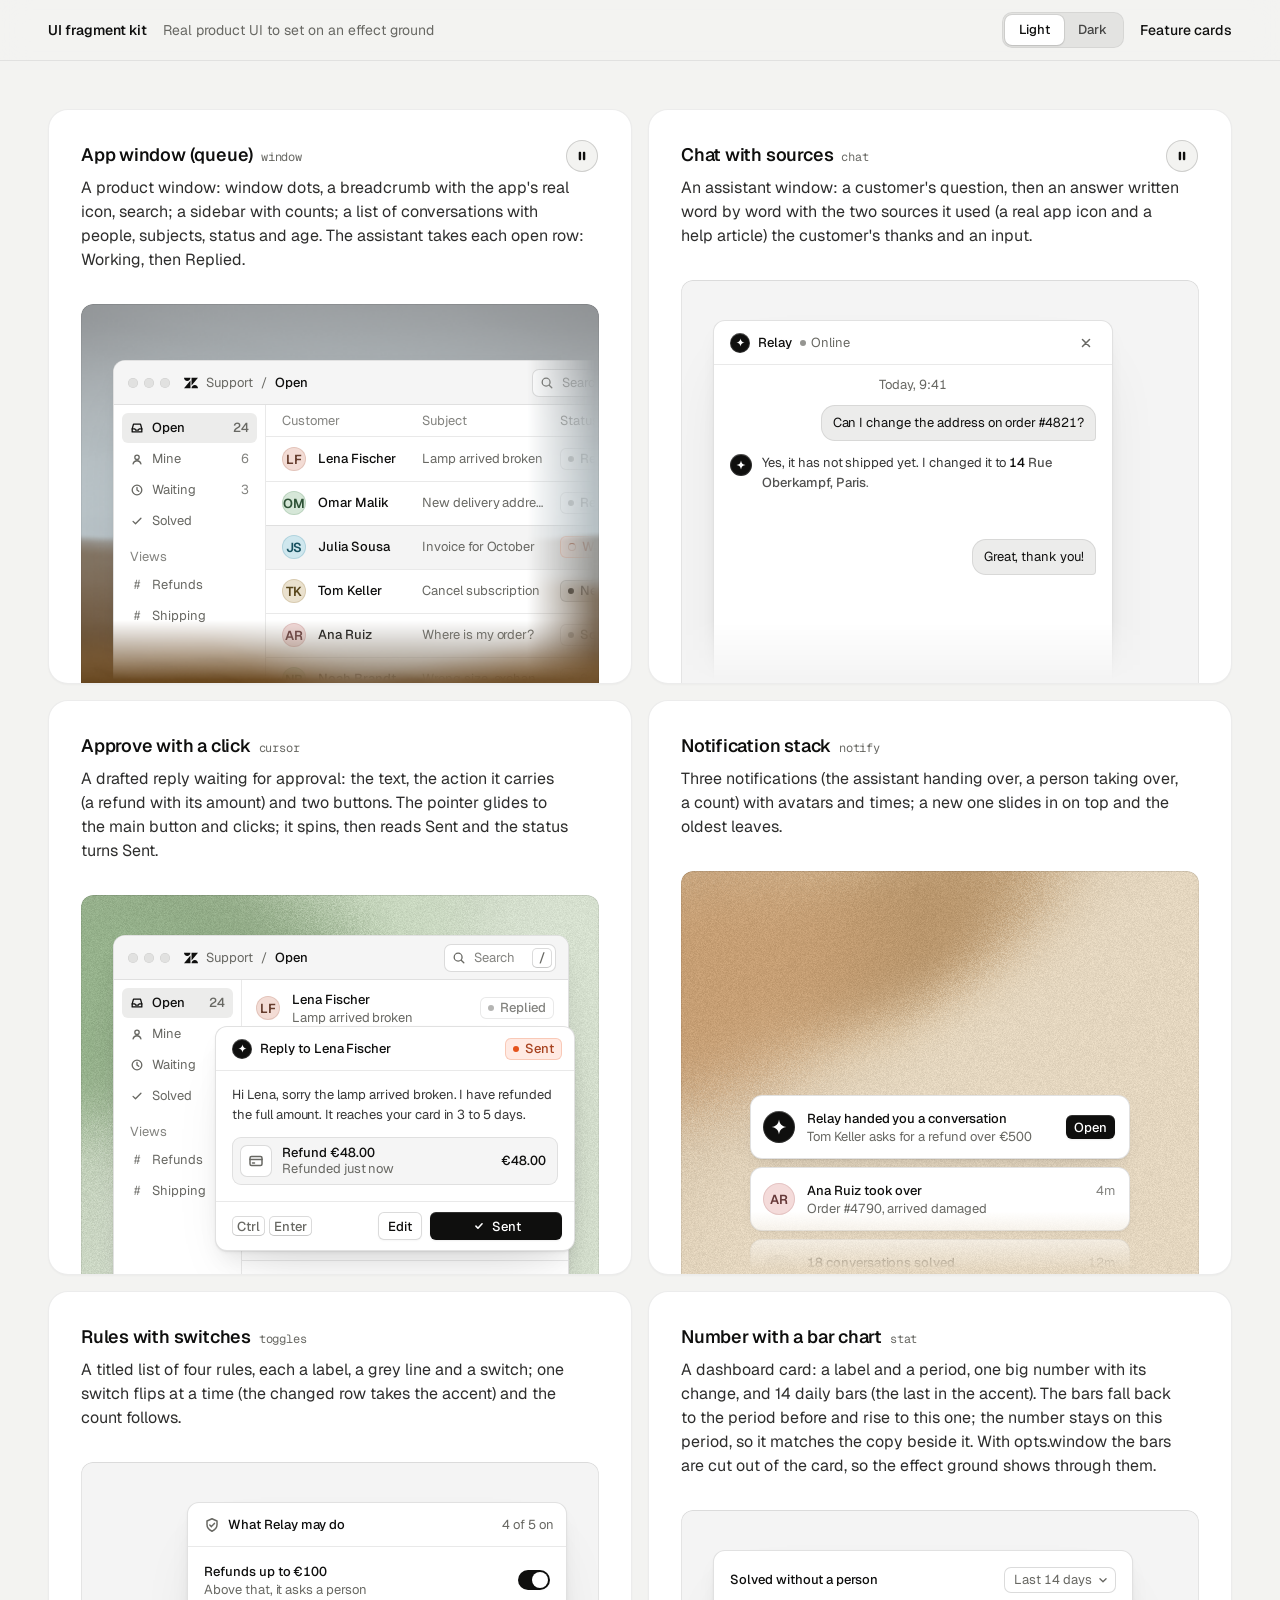
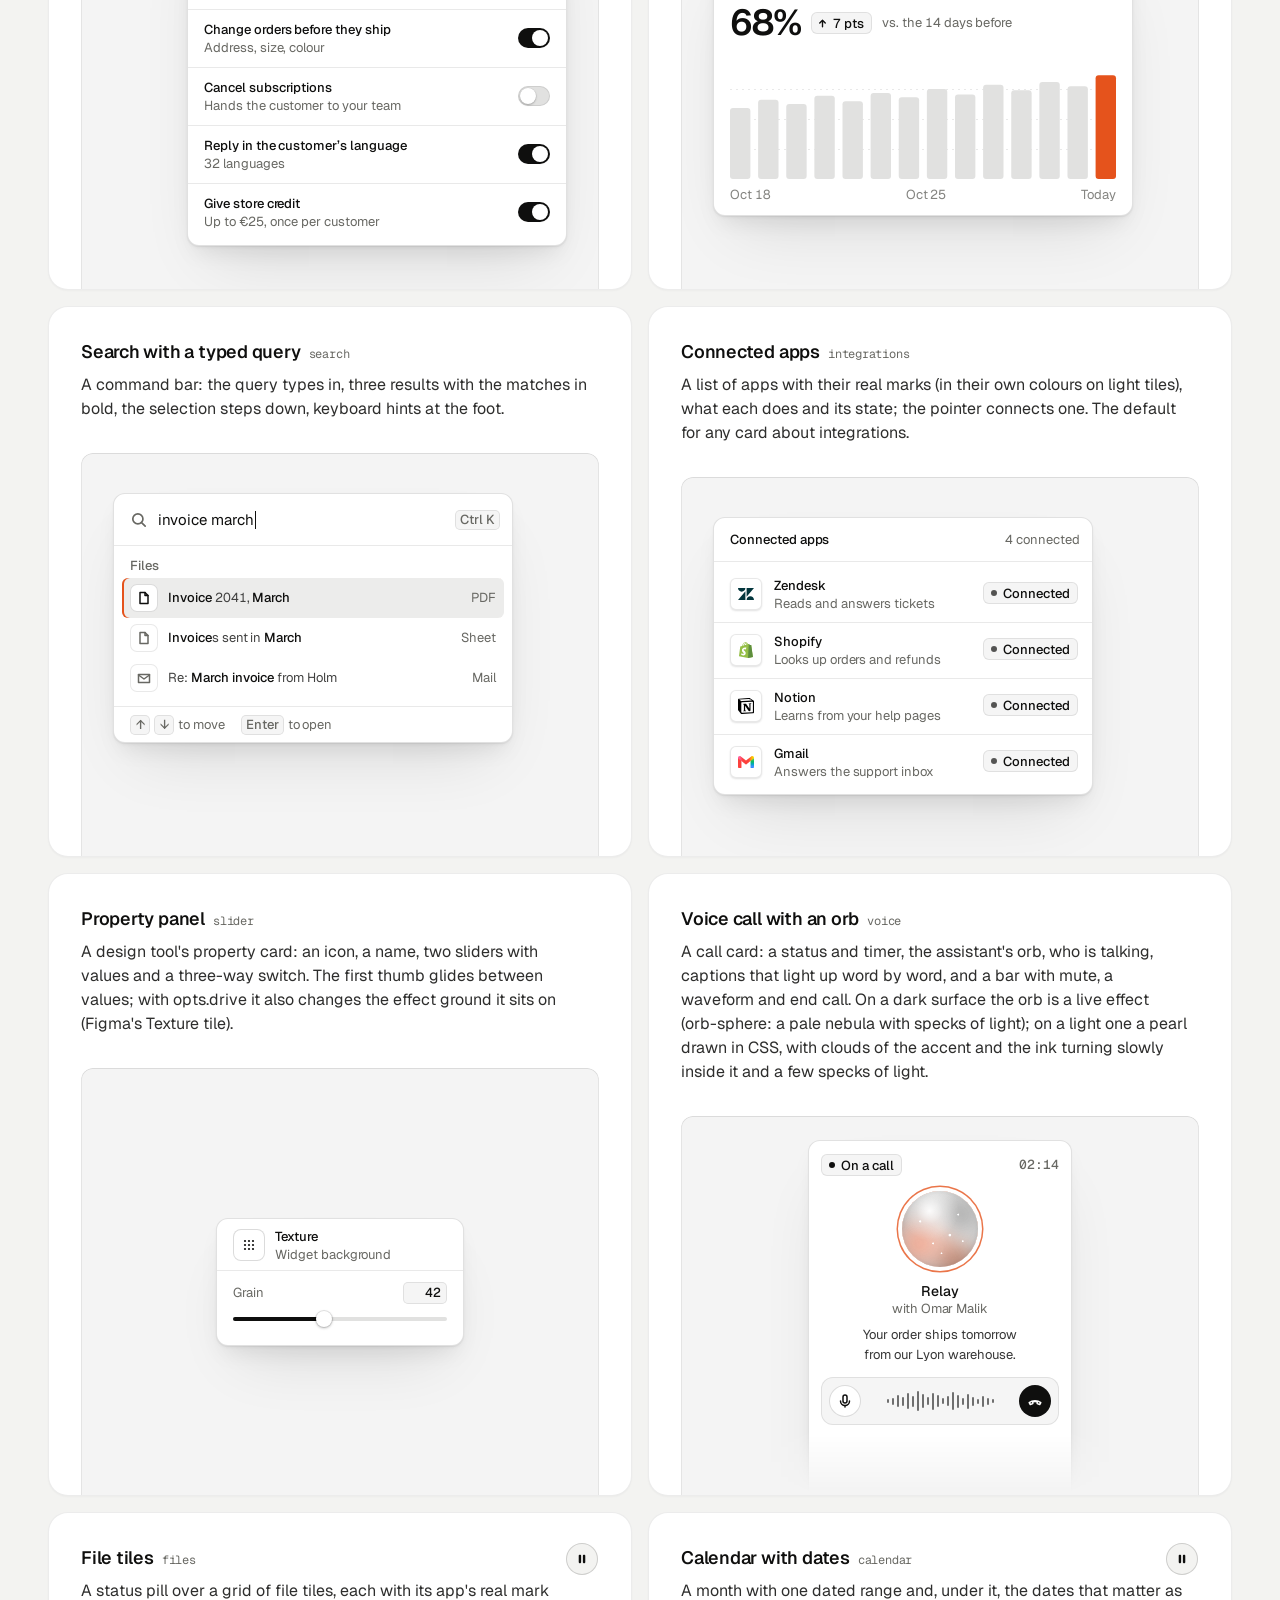
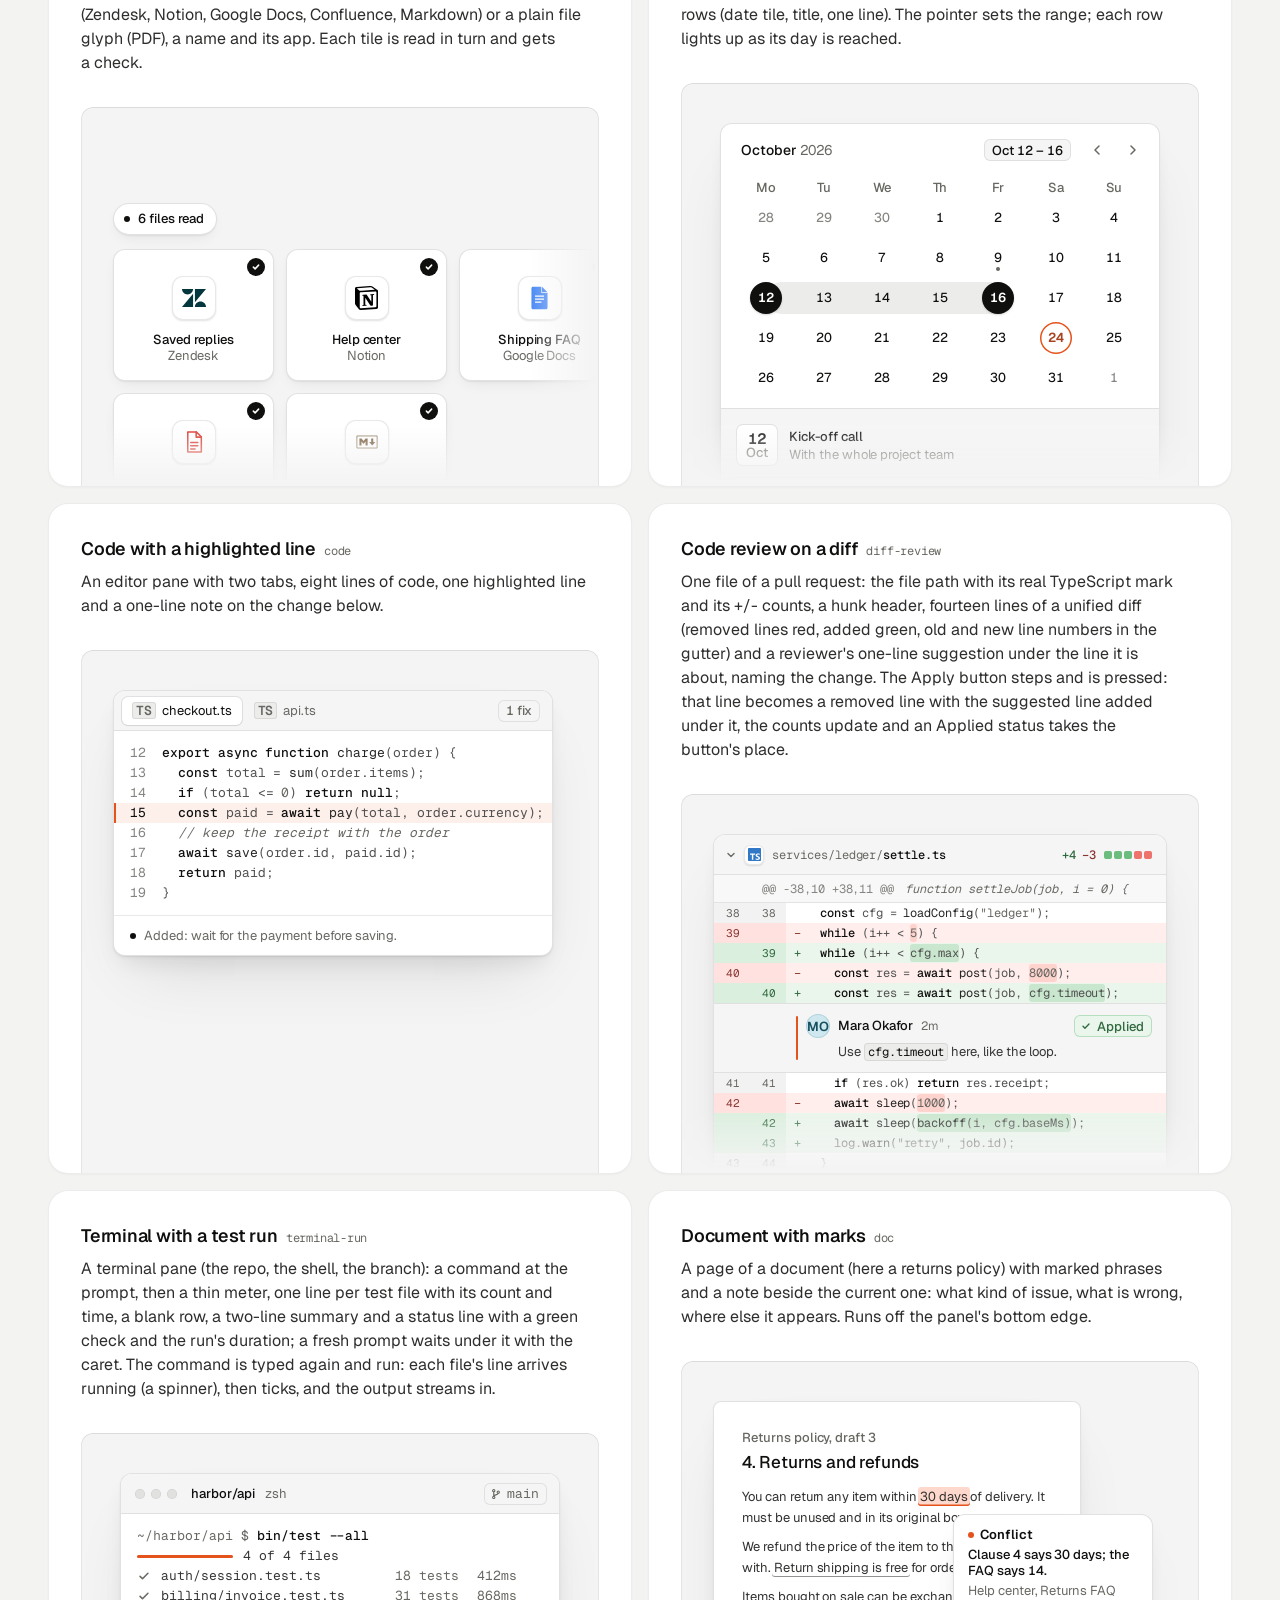
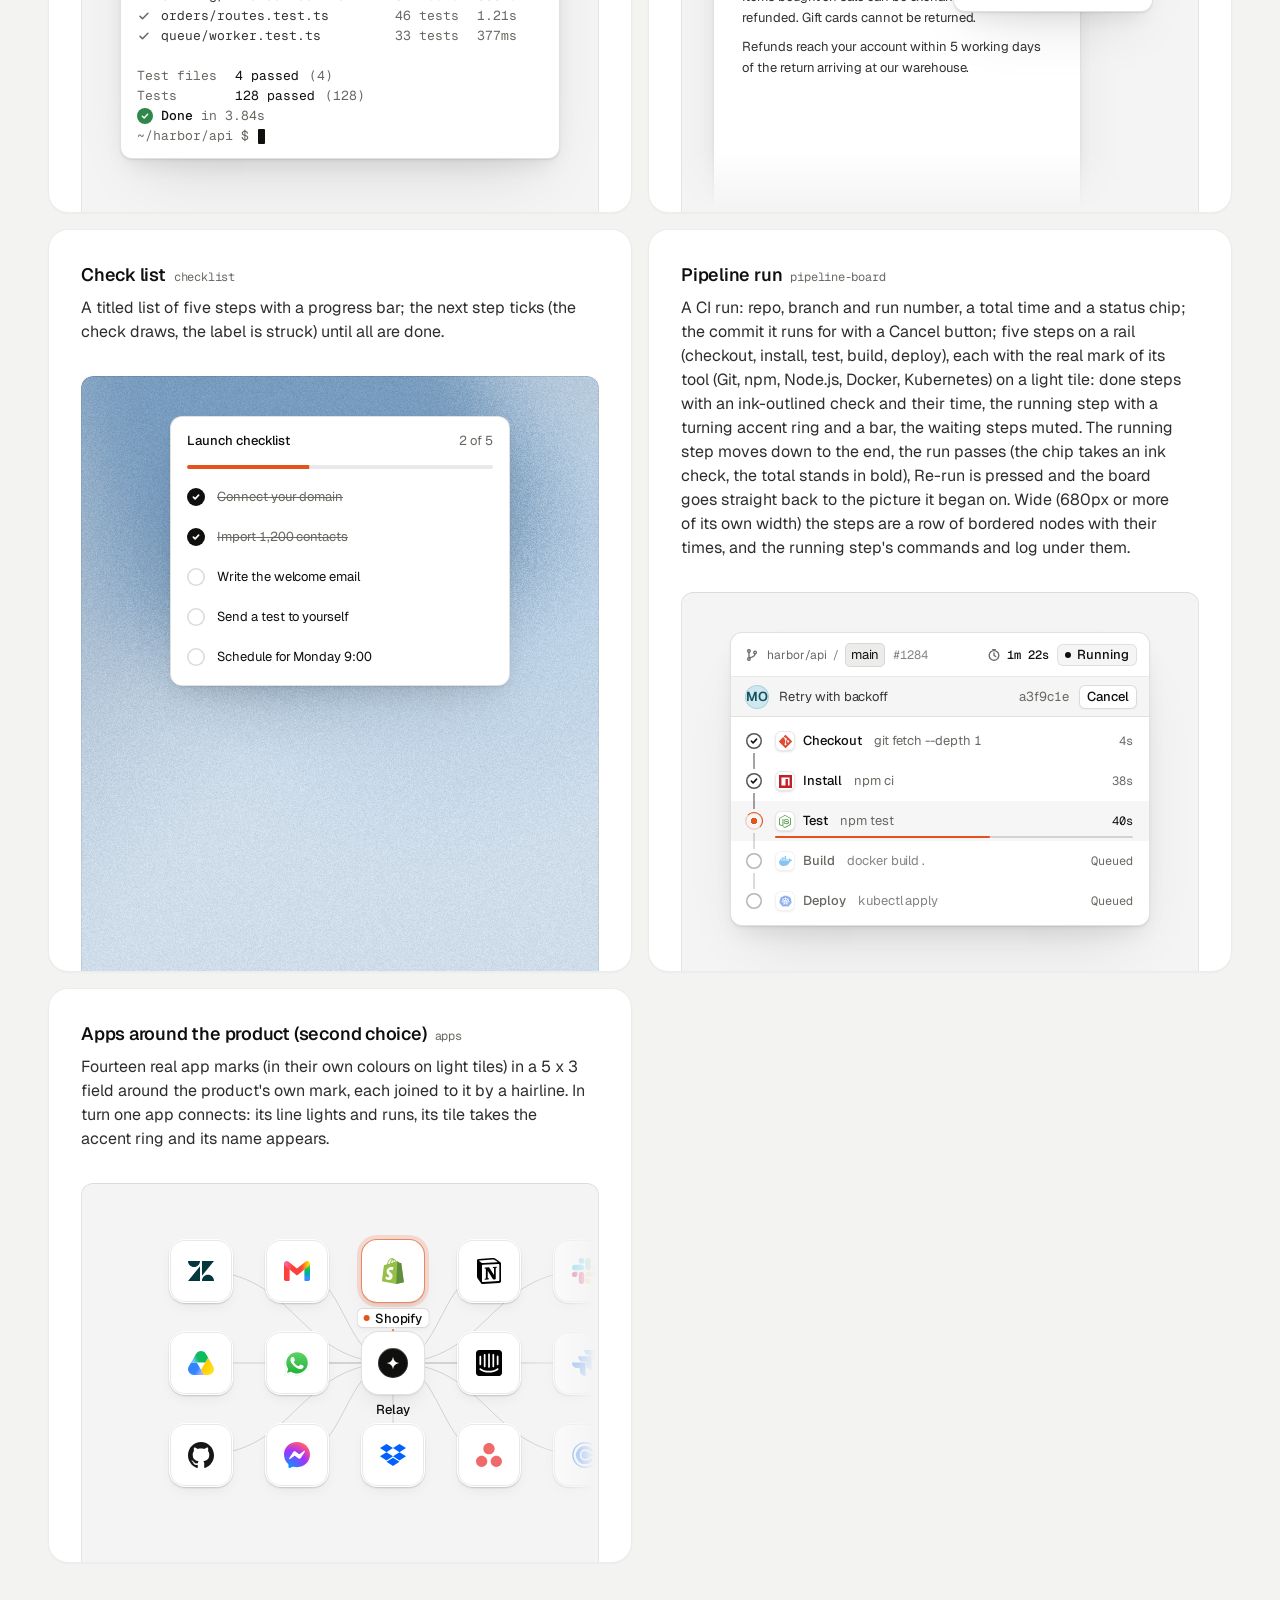
<file: landing/assets/ui/index.html>
<!doctype html>
<html lang="en" data-theme="light">
<head>
<script>window.__tpGlMax = 16;   /* a gallery shows many live effects at once; a page of a site keeps the default 4 (fx.js) */</script>
<meta charset="utf-8">
<meta name="viewport" content="width=device-width, initial-scale=1">
<title>UI fragment kit</title>
<meta name="description" content="Nineteen pieces of real product UI from the taste-skill kit, each on an effect ground in a feature card.">
<link rel="preconnect" href="https://fonts.googleapis.com">
<link rel="preconnect" href="https://fonts.gstatic.com" crossorigin>
<link href="https://fonts.googleapis.com/css2?family=Geist:wght@300..700&family=Geist+Mono:wght@400;500&display=swap" rel="stylesheet">
<link rel="stylesheet" href="base.css">
<link rel="stylesheet" href="cards.css">
<style>
  :root { --font-text: "Geist", system-ui, sans-serif; --font-display: "Geist", system-ui, sans-serif; --font-mono: "Geist Mono", ui-monospace, monospace; }
  [data-theme="light"] { --bg: #f3f3f1; --card: #ffffff; --ink: #0f0f0e; --muted: #686863; --accent: #e5531c; --accent-ink: #ffffff; --g-bg: #e9e8e4; --g-surface: #f6f5f2; --frag: #ffffff; --warm: #c9a679; }
  [data-theme="dark"] { --bg: #070708; --card: #151517; --ink: #f2f2ef; --muted: #8f9094; --accent: #ff7a3c; --accent-ink: #120c08; --g-bg: #0e0e10; --g-surface: #1b1c1f; --frag: #1c1d20; --warm: #9c9689; }
  * { box-sizing: border-box; }
  html, body { margin: 0; }
  body { font-family: var(--font-text); background: var(--bg); color: var(--ink); -webkit-font-smoothing: antialiased; }
  .panel { --fx-bg: var(--g-bg); --fx-surface: var(--g-surface); --fx-ink: var(--ink); --fx-muted: var(--muted); --fx-accent: var(--hue, var(--warm)); --fx-accent-ink: var(--accent-ink); --calm: var(--g-bg); --p-h: 380px; }
  .top { position: sticky; top: 0; z-index: 20; background: color-mix(in oklab, var(--bg) 86%, transparent); backdrop-filter: blur(14px); -webkit-backdrop-filter: blur(14px); border-bottom: 1px solid color-mix(in oklab, var(--ink) 8%, transparent); }
  .top__in { max-width: 1232px; margin: 0 auto; padding: 0 24px; height: 60px; display: flex; align-items: center; gap: 16px; font-size: 14px; line-height: 20px; }
  .top__in strong { font-weight: 560; }
  .top__in > span { color: var(--muted); }
  .sp { flex: 1; }
  .seg { display: inline-flex; padding: 3px; border-radius: 10px; background: color-mix(in oklab, var(--ink) 6%, var(--bg)); box-shadow: inset 0 0 0 1px color-mix(in oklab, var(--ink) 6%, transparent); }
  .seg button { font: inherit; font-size: 13px; font-weight: 500; border: 0; background: none; color: color-mix(in oklab, var(--ink) 72%, var(--bg)); height: 30px; padding: 0 14px; border-radius: 7px; cursor: pointer; }
  .seg button[aria-pressed="true"] { background: var(--card); color: var(--ink); box-shadow: 0 0 0 1px color-mix(in oklab, var(--ink) 8%, transparent), 0 1px 2px rgb(0 0 0 / .1); }
  .top__in a { color: var(--ink); text-decoration: none; font-weight: 500; }
  main { max-width: 1232px; margin: 0 auto; padding: 48px 24px 96px; }
  .grid { display: grid; grid-template-columns: repeat(2, minmax(0, 1fr)); gap: 16px; }
  .card > h3 code { font: 400 12px/16px var(--font-mono); color: var(--muted); margin-left: 8px; }
  @media (max-width: 860px) { .grid { grid-template-columns: minmax(0, 1fr); } }
  @media (max-width: 600px) { main { padding: 24px 16px 64px; } .top__in { padding: 0 16px; } .top__in > span { display: none; } .panel { --p-h: 340px; } }
</style>
</head>
<body>
<header class="top">
  <div class="top__in">
    <strong>UI fragment kit</strong><span>Real product UI to set on an effect ground</span>
    <span class="sp"></span>
    <div class="seg" role="group" aria-label="Theme"><button type="button" data-mode="light" aria-pressed="true">Light</button><button type="button" data-mode="dark" aria-pressed="false">Dark</button></div>
    <a href="cards.html">Feature cards</a>
  </div>
</header>
<main><div class="grid" id="grid"></div></main>

<script type="module">
  import fx from '../effects/fx.js';
  import ui from './ui.js';
  const index = await fetch('index.json').then(r => r.json());
  // where each one sits, as its meta.json says: anchored at a corner or rising from the bottom and cut by
  // the panel's edge, or whole with 24px or more of ground round it; a fade only where an edge cuts it.
  // Only the compact slider sits in the calm middle (Figma's Texture tile); the cursor dialog is shown
  // where it belongs, over the lower-right edge of a window. [class, fade, style, opts]
  const PLACE = {
    window: ['at-corner', 'stage--fade-br', '--ay:56px'],
    chat: ['at-rise to-edge', 'stage--fade-b'],
    cursor: ['at-over', '', '--bx:24px;--by:24px'],
    notify: ['at-rise fit', 'stage--fade-b', '--ay:calc(100% - 180px);--ay-sm:calc(100% - 180px);--fit-max:380px'],
    toggles: ['at-right', ''],
    stat: ['at-corner', ''],
    search: ['at-corner', ''],
    integrations: ['at-corner', ''],
    slider: ['at-center', '', '', '{"compact":true,"drive":{"param":"grain","min":0.15,"max":0.95}}'],
    voice: ['at-rise to-edge fit', 'stage--fade-b', '--ax:max(24px, 50% - 132px);--ay:24px;--fit-max:264px'],
    files: ['at-corner wide', 'stage--fade-br', '--w:680px;--ay:96px'],
    calendar: ['at-rise fit', 'stage--fade-b', '--fit-max:440px'],
    code: ['at-corner', ''],
    'diff-review': ['at-corner fit', 'stage--fade-b', '--fit-max:480px'],
    'terminal-run': ['at-rise fit', '', '--fit-max:440px'],
    'pipeline-board': ['at-rise fit', '', '--fit-max:420px'],
    doc: ['at-corner to-edge', 'stage--fade-b'],
    checklist: ['at-rise fit', '', '--fit-max:340px'],
    apps: ['at-corner wide', 'stage--fade-br', '--w:560px;--ay:48px'],
  };
  // grounds behind UI are soft lit fields (never a line or dot pattern), on both themes: the bright
  // picture behind dark UI on the dark page, a clear step darker than white UI on the light page
  // the painting stays abstract (a mist over warm sand, level, fully soft) and shows once on the page
  const PAINT = ['painterly-landscape', { blur: 1, brush: 0.35, slope: 0, hillY: 0.3, horizon: 0.62, calm: 0.2, calmX: 0.6, calmY: 0.8, drift: 0, side: 1 }, '{"bg":"#a3b0b6","accent":"#c49a6c"}'];
  const GRAIN = ['grain-gradient', { speed: 0, grainMotion: 0, calm: 0.2, calmX: 0.5, calmY: 0.6, tint: 0.6, contrast: 0.6 }, '{"bg":"#d9ccb7","surface":"#e9e0d2","ink":"#2a2622","muted":"#6f675c","accent":"#a8794a"}'];
  const SKY = [GRAIN[0], GRAIN[1], '{"bg":"#c6d3df","surface":"#d6e0e9","ink":"#25303a","muted":"#5d6873","accent":"#3f6a92"}'];
  const SAGE = [GRAIN[0], GRAIN[1], '{"bg":"#cdd6c6","surface":"#dce3d6","ink":"#262d24","muted":"#5f6a5a","accent":"#6c8e63"}'];
  const GROUND = (m, i) => (m.name === 'slider' ? GRAIN : i === 0 ? PAINT : [GRAIN, SKY, SAGE][i % 3]);
  const q = new URLSearchParams(location.search);
  const grid = document.getElementById('grid');
  grid.innerHTML = index.fragments.map((m, i) => {
    const [at, fade, extra = '', opts = ''] = PLACE[m.name] || ['at-corner', 'stage--fade-br'];
    const [id, params, pal] = GROUND(m, i);
    const w = at === 'at-center' ? '' : ` style="--ax:32px;--ay:40px;${extra}"`;
    const o = opts ? ` data-ui-opts='${opts}'` : '';
    // the cursor is a dialog over a window's edge: the window under it holds still
    const under = m.name === 'cursor' ? `<div class="at-corner" style="--ax:32px;--ay:40px" data-ui-load="window" data-ui-opts='{"compact":true}' data-ui-still></div>` : '';
    return `<article class="card card--row"><h3>${m.title}<code>${m.name}</code></h3><p>${m.shows}</p>
      <div class="panel" data-fx="${id}" data-fx-seed="${(i + 1) * 17}" data-fx-params='${JSON.stringify(params)}' data-fx-palette='${pal}' style="--calm-k:0%">
        <div class="stage ${fade}">${under}<div class="${at}"${w}${o} data-ui-load="${m.name}"></div></div></div></article>`;
  }).join('');
  function setMode(mode) {
    document.documentElement.dataset.theme = mode;
    document.querySelectorAll('.seg button').forEach(b => b.setAttribute('aria-pressed', String(b.dataset.mode === mode)));
  }
  setMode(q.get('mode') === 'dark' ? 'dark' : 'light');
  if (q.has('t')) fx.setClock(+q.get('t'));
  // each ground is drawn once near the screen and kept as a picture (its WebGL context freed), so nineteen
  // panels need one or two contexts, not nineteen
  await Promise.all([ui.loadAll(grid), ui.grounds(grid, fx)]);
  document.documentElement.dataset.ready = '1';
  document.querySelectorAll('.seg button').forEach(b => b.addEventListener('click', async () => {
    setMode(b.dataset.mode);
    for (const el of grid.querySelectorAll('[data-ui]')) el.__ui?.repaint?.();
    await ui.grounds(grid, fx);
  }));
</script>
</body>
</html>
</file>
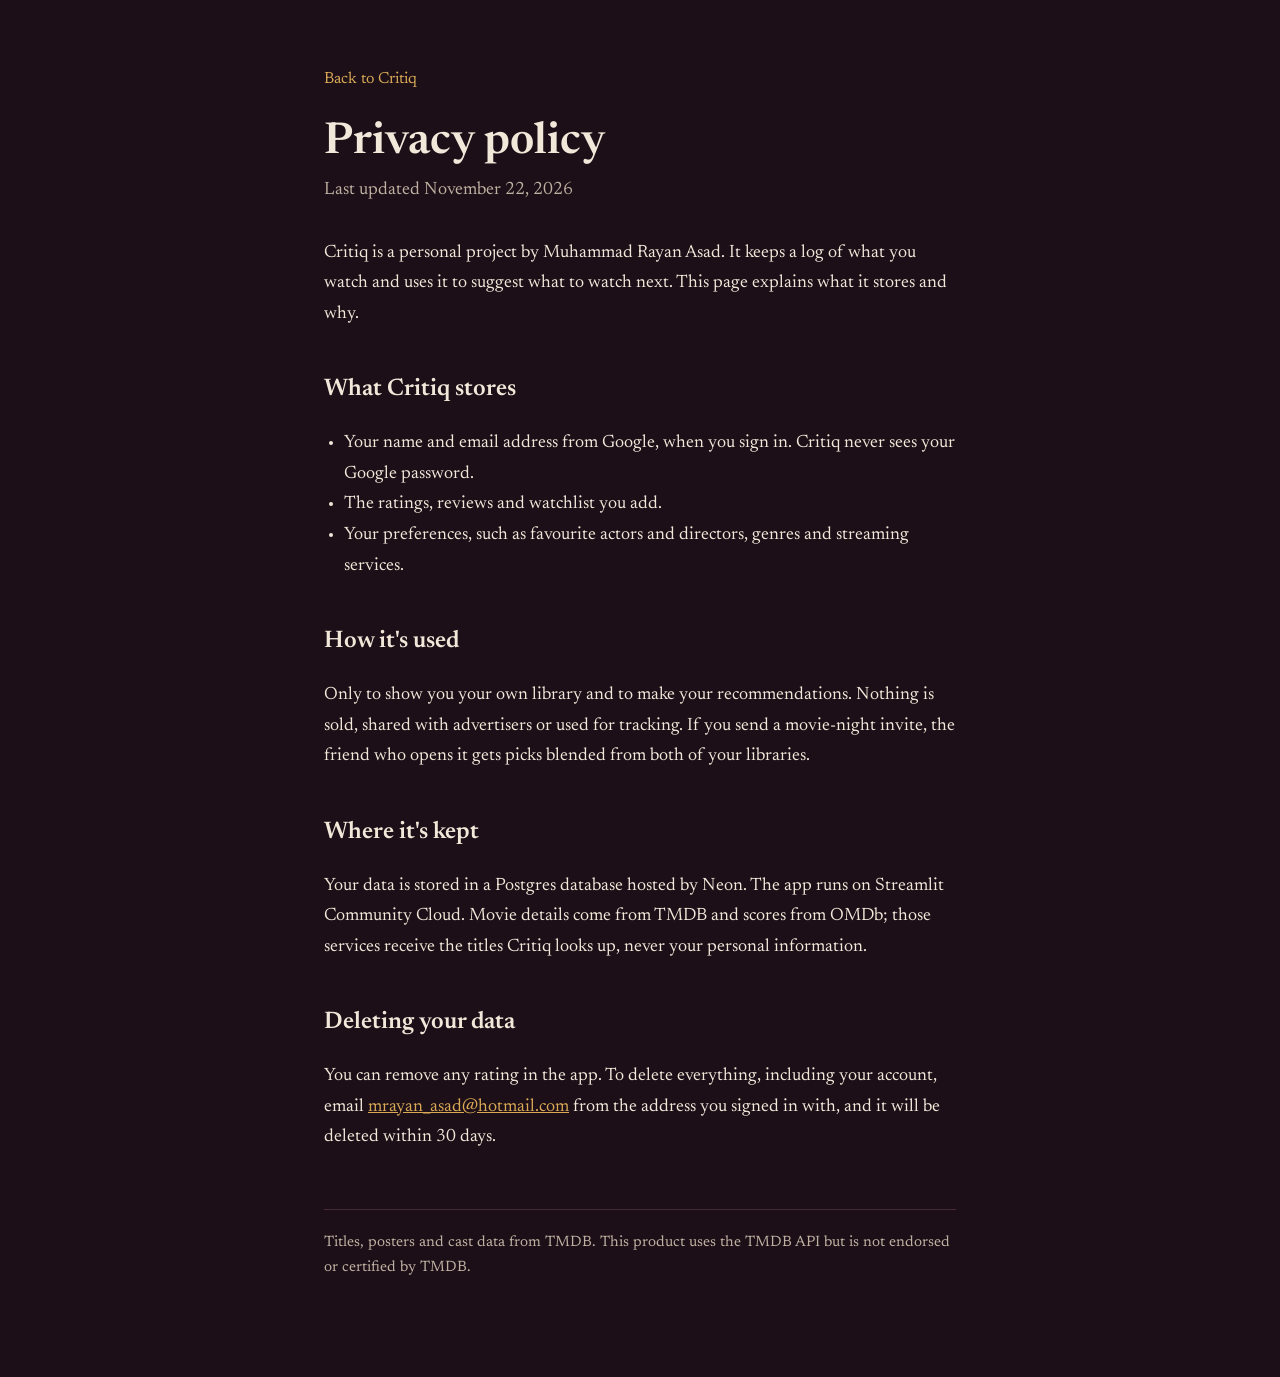
<file: landing/privacy.html>
<!DOCTYPE html>
<html lang="en">
<head>
<meta charset="utf-8">
<meta name="viewport" content="width=device-width, initial-scale=1">
<title>Privacy · Critiq</title>
<link rel="preconnect" href="https://fonts.googleapis.com">
<link href="https://fonts.googleapis.com/css2?family=Newsreader:opsz,wght@6..72,400;6..72,600&display=swap" rel="stylesheet">
<style>
  :root { --bg:#1C0F17; --text:#F2E8DA; --muted:#BFB1A2; --gold:#D9A956; --line:#45293A; }
  * { box-sizing:border-box; }
  body { margin:0; background:var(--bg); color:var(--text); font:18px/1.7 "Newsreader", Georgia, serif; }
  main { max-width:680px; margin:0 auto; padding:64px 24px 96px; }
  a { color:var(--gold); }
  a:focus-visible { outline:2px solid var(--gold); outline-offset:2px; }
  .back { font-size:16px; text-decoration:none; }
  h1 { font-weight:600; font-size:44px; line-height:1.1; margin:24px 0 8px; }
  h2 { font-weight:600; font-size:24px; margin:40px 0 8px; }
  .updated { color:var(--muted); margin:0 0 32px; }
  ul { padding-left:20px; }
  footer { margin-top:56px; padding-top:20px; border-top:1px solid var(--line); color:var(--muted); font-size:15px; }
</style>
</head>
<body>
<main>
  <a class="back" href="./">Back to Critiq</a>
  <h1>Privacy policy</h1>
  <p class="updated">Last updated November 22, 2026</p>

  <p>Critiq is a personal project by Muhammad Rayan Asad. It keeps a log of what you watch and uses it to suggest what to watch next. This page explains what it stores and why.</p>

  <h2>What Critiq stores</h2>
  <ul>
    <li>Your name and email address from Google, when you sign in. Critiq never sees your Google password.</li>
    <li>The ratings, reviews and watchlist you add.</li>
    <li>Your preferences, such as favourite actors and directors, genres and streaming services.</li>
  </ul>

  <h2>How it's used</h2>
  <p>Only to show you your own library and to make your recommendations. Nothing is sold, shared with advertisers or used for tracking. If you send a movie-night invite, the friend who opens it gets picks blended from both of your libraries.</p>

  <h2>Where it's kept</h2>
  <p>Your data is stored in a Postgres database hosted by Neon. The app runs on Streamlit Community Cloud. Movie details come from TMDB and scores from OMDb; those services receive the titles Critiq looks up, never your personal information.</p>

  <h2>Deleting your data</h2>
  <p>You can remove any rating in the app. To delete everything, including your account, email <a href="mailto:mrayan_asad@hotmail.com">mrayan_asad@hotmail.com</a> from the address you signed in with, and it will be deleted within 30 days.</p>

  <footer>Titles, posters and cast data from TMDB. This product uses the TMDB API but is not endorsed or certified by TMDB.</footer>
</main>
</body>
</html>
</file>
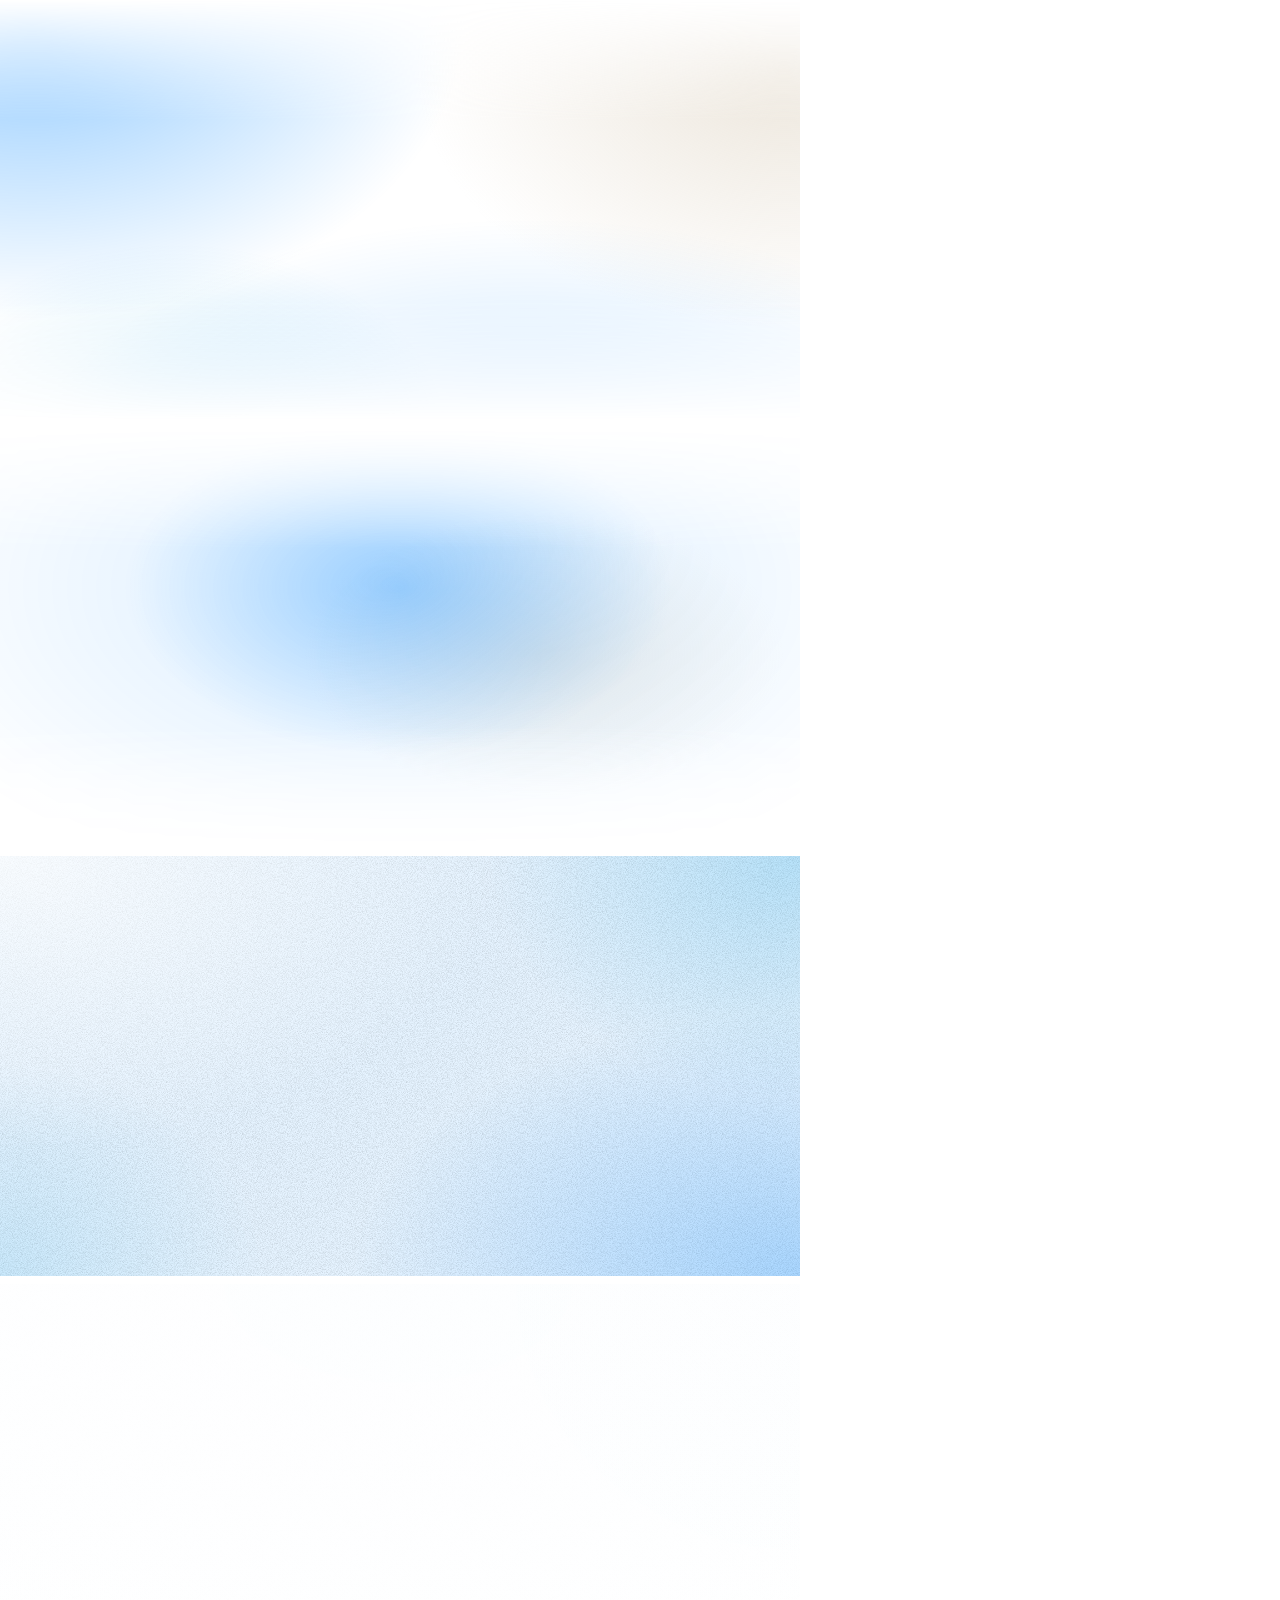
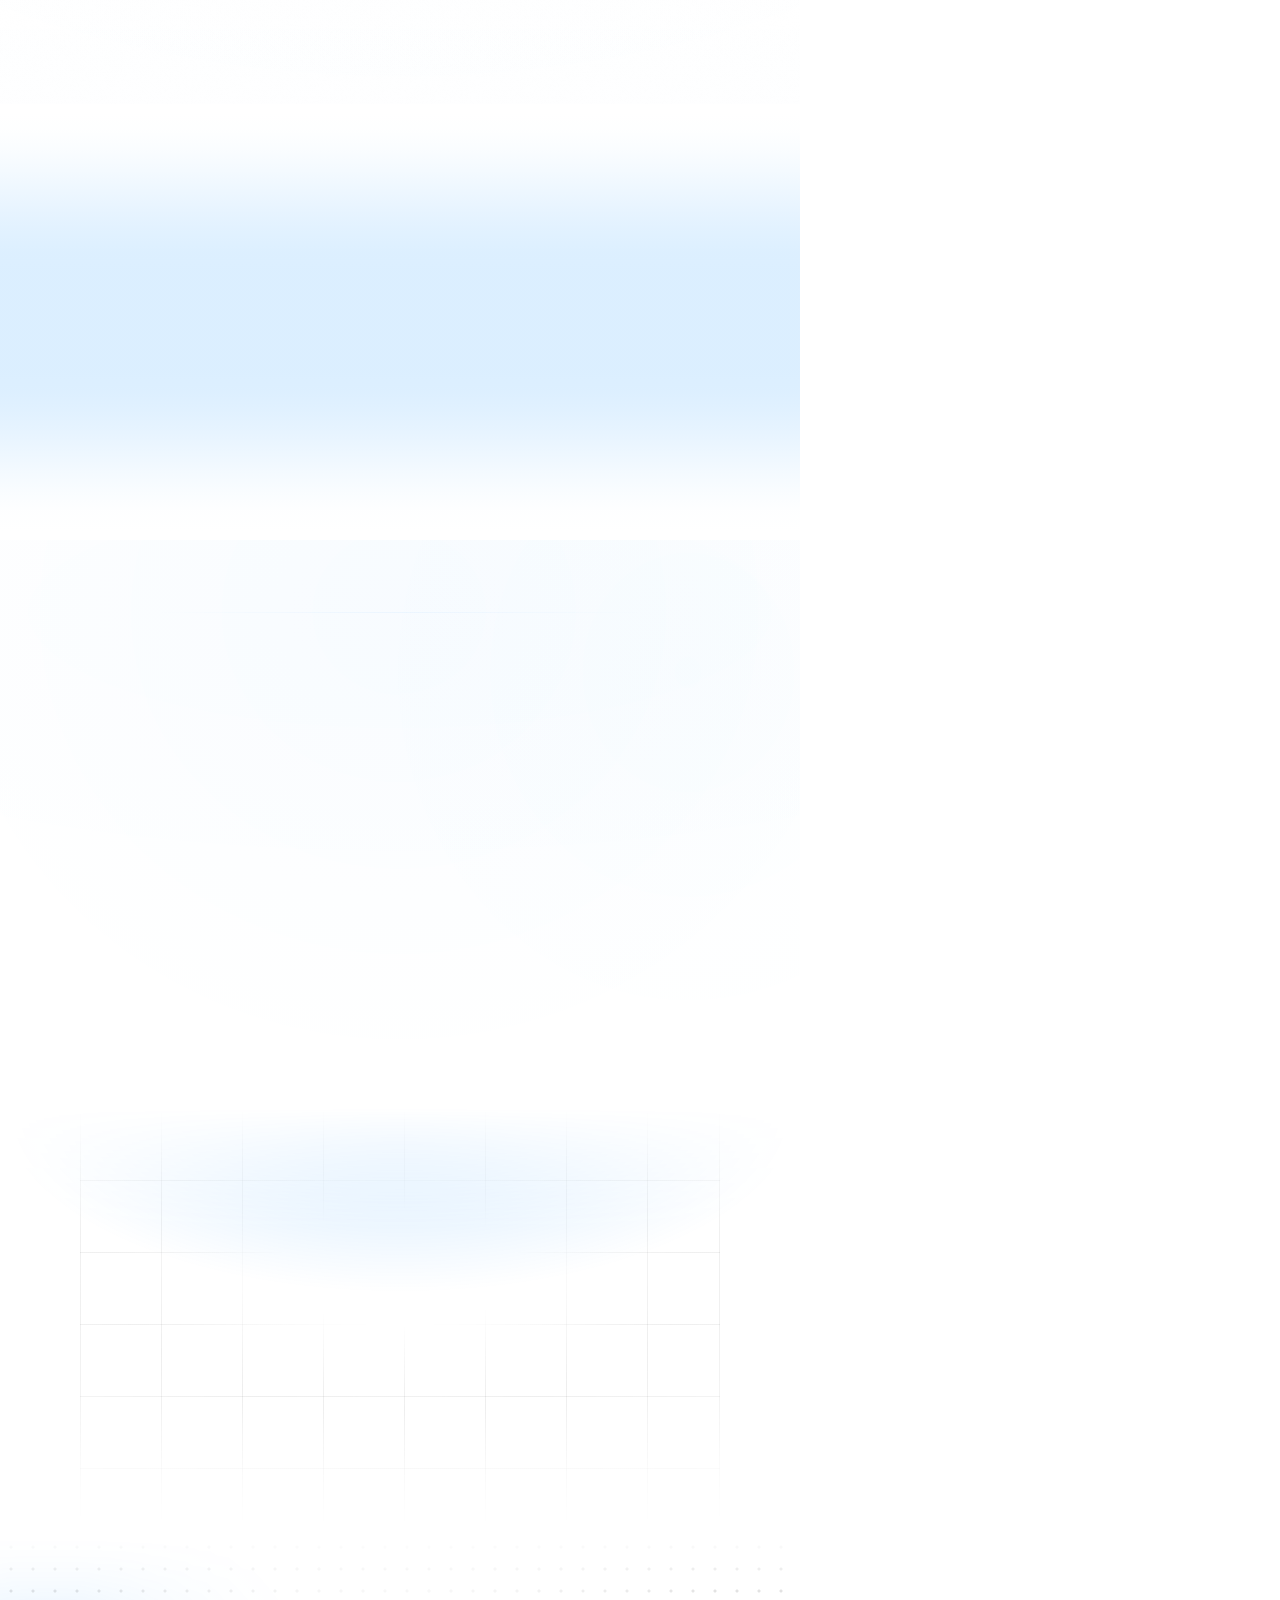
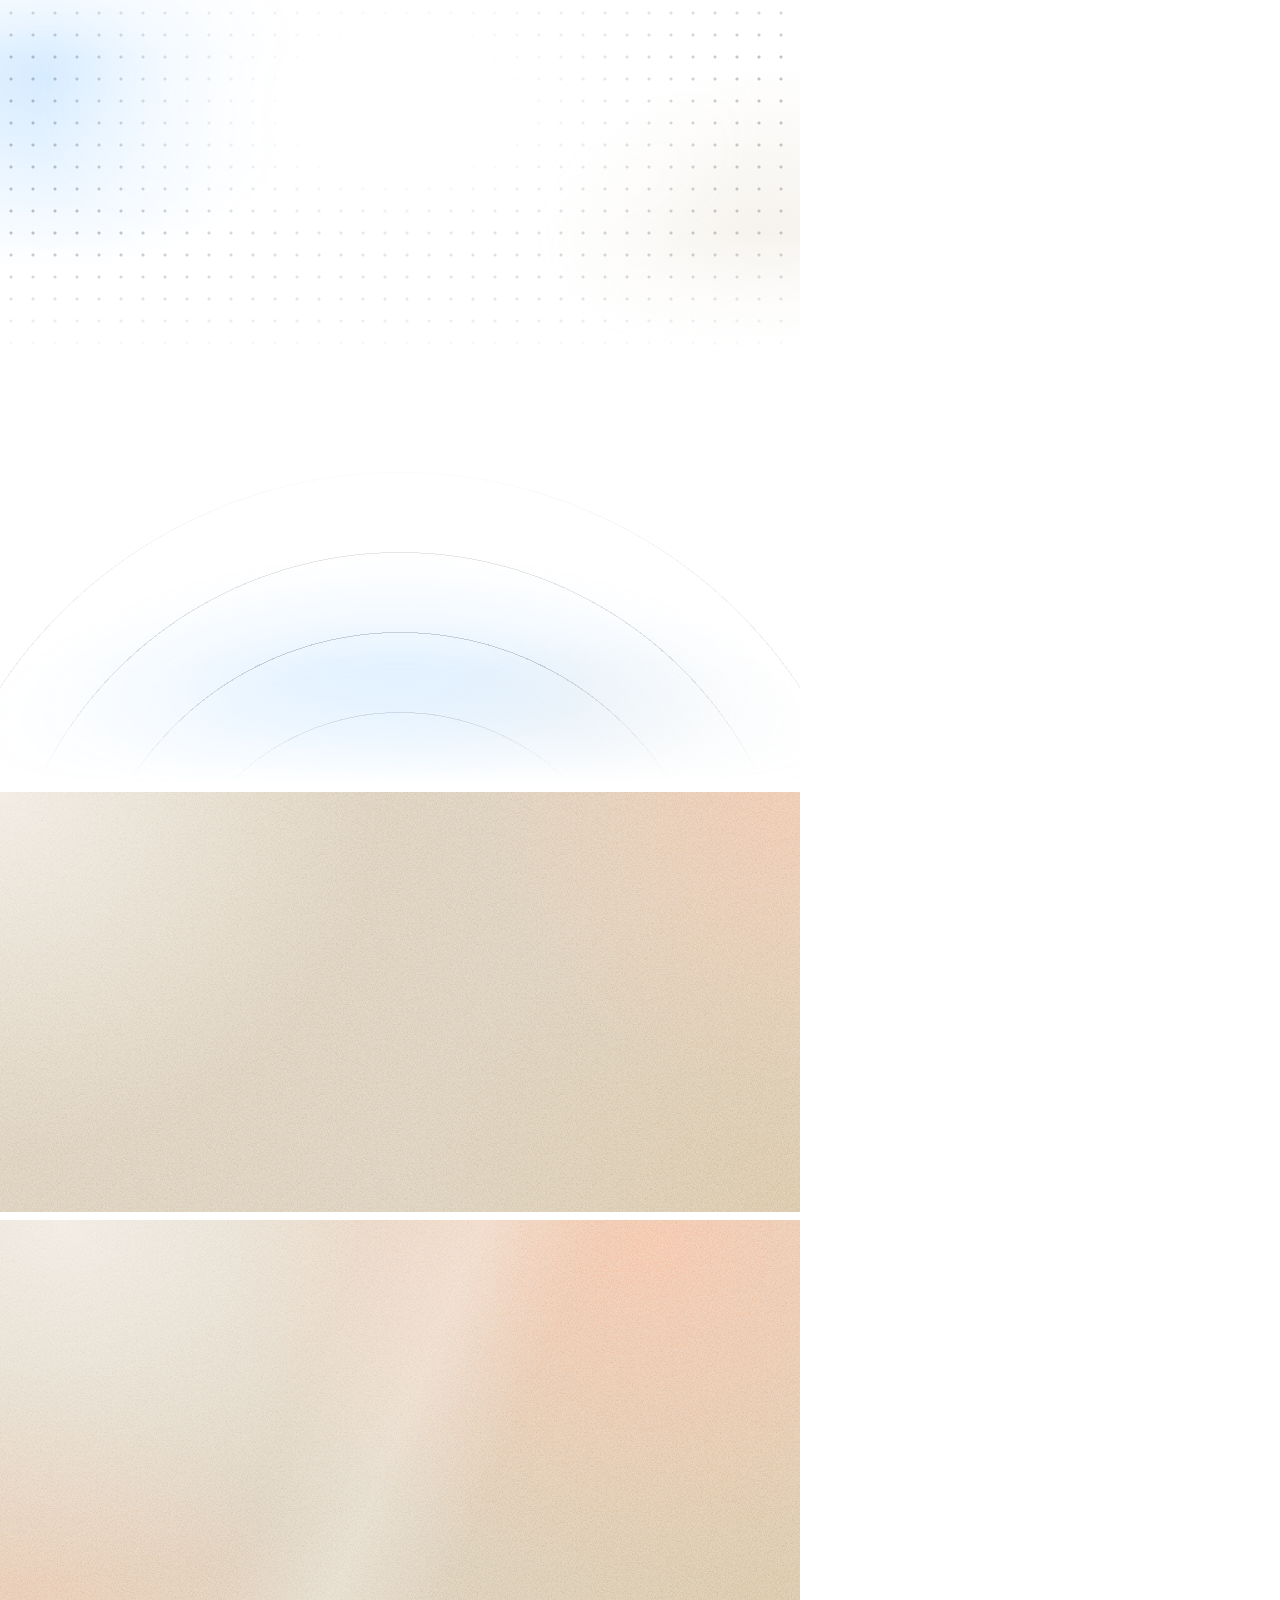
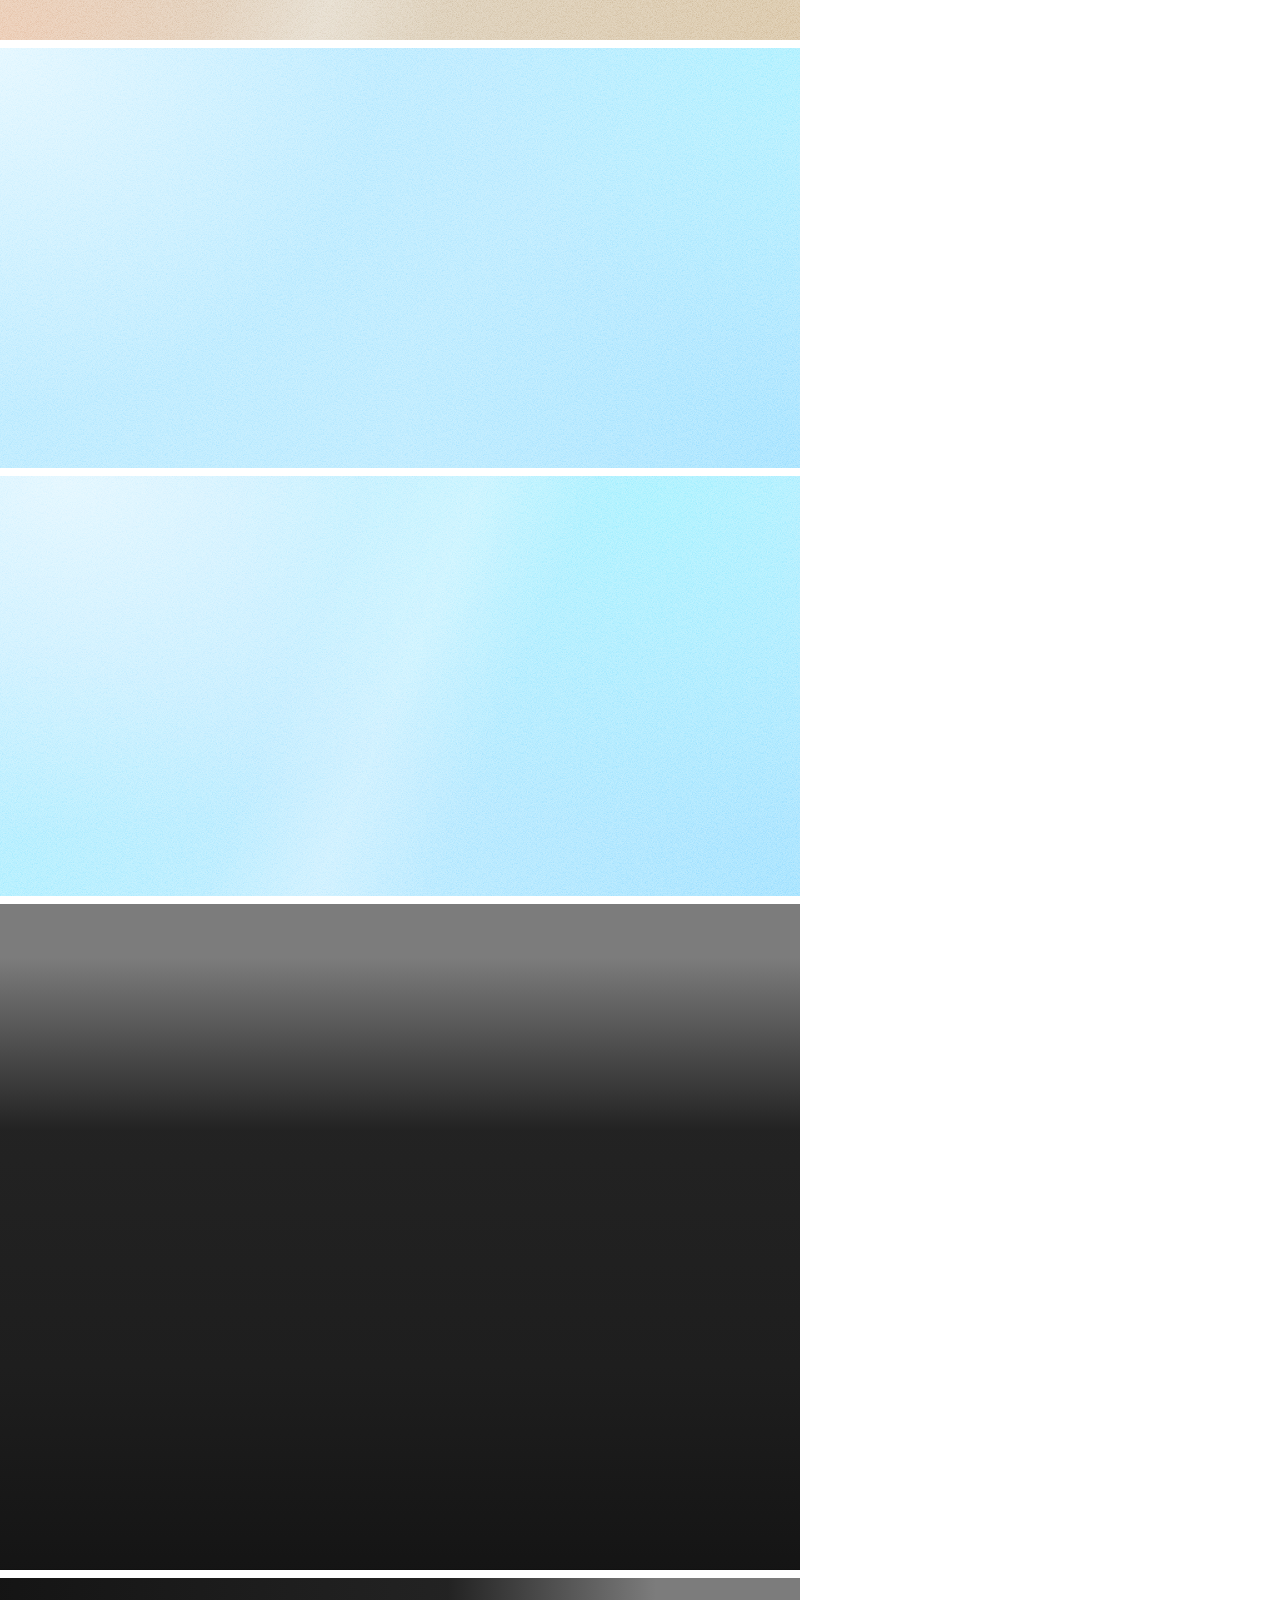
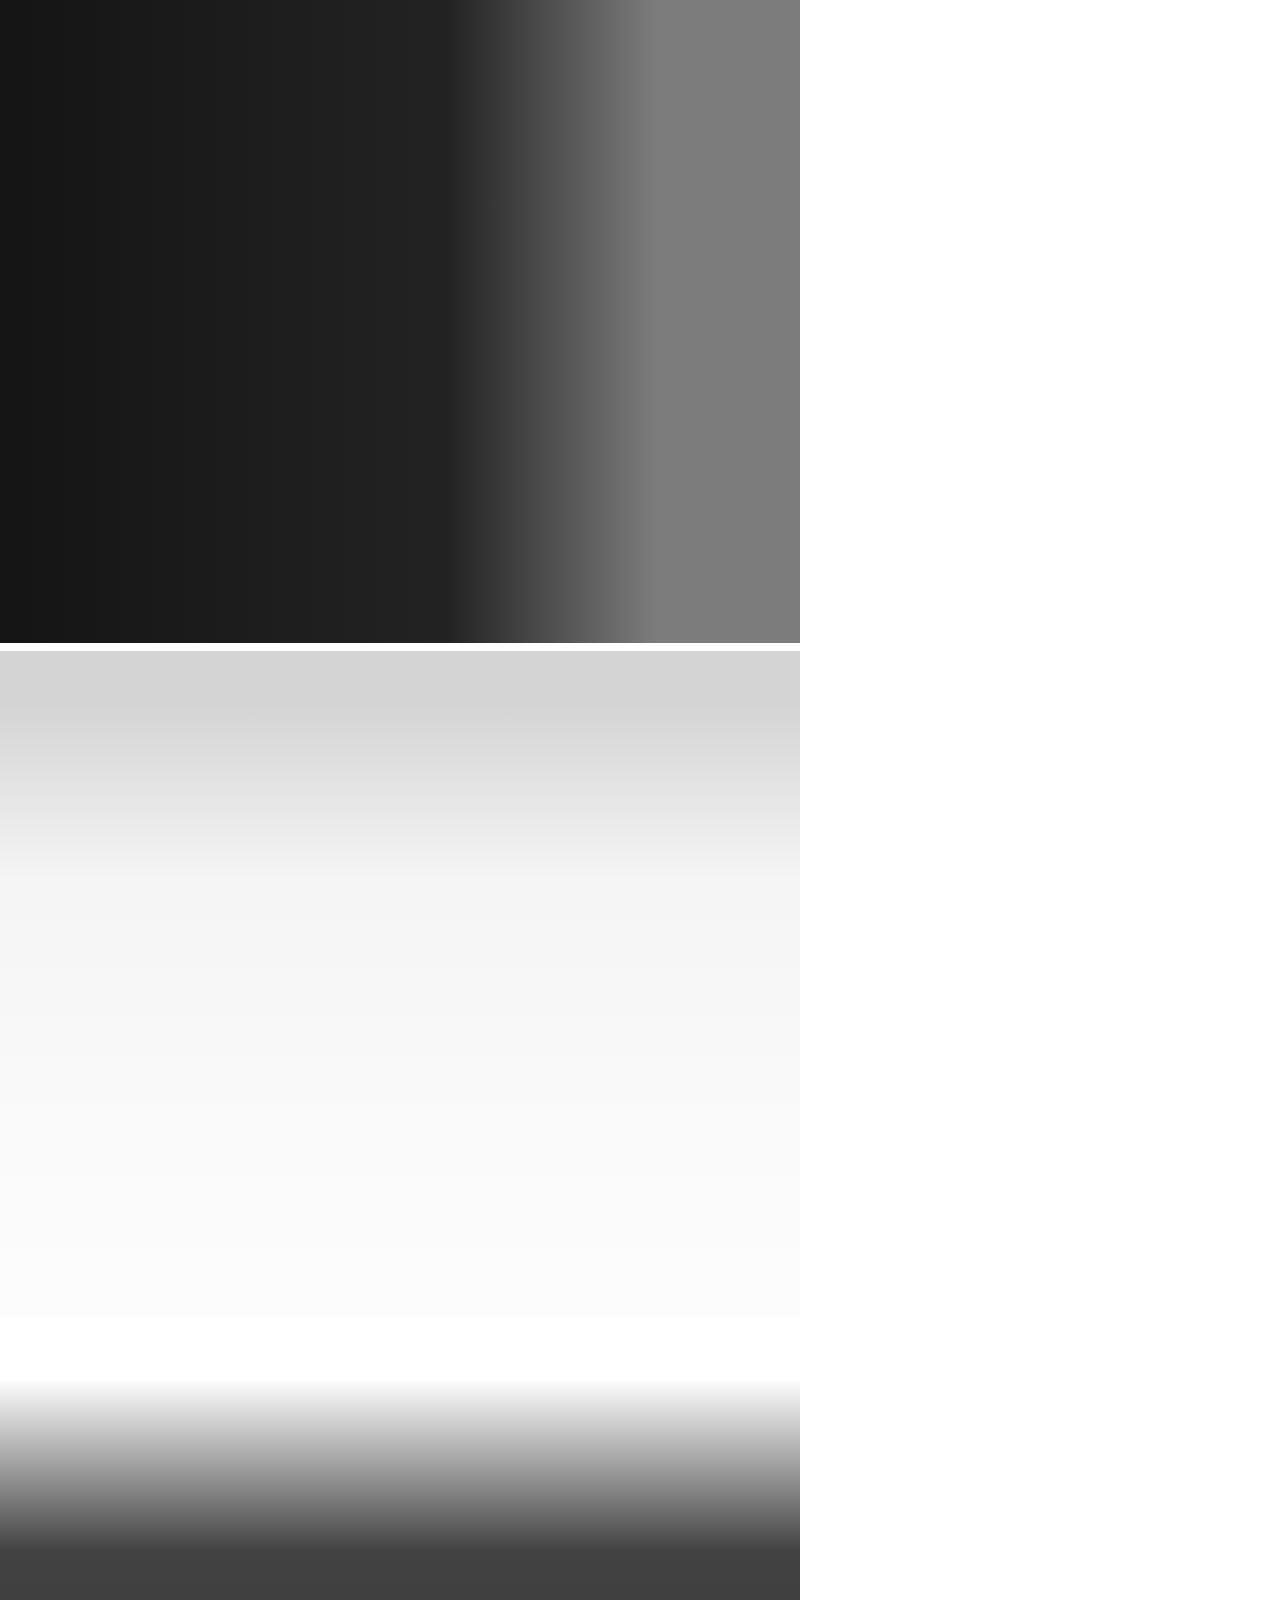
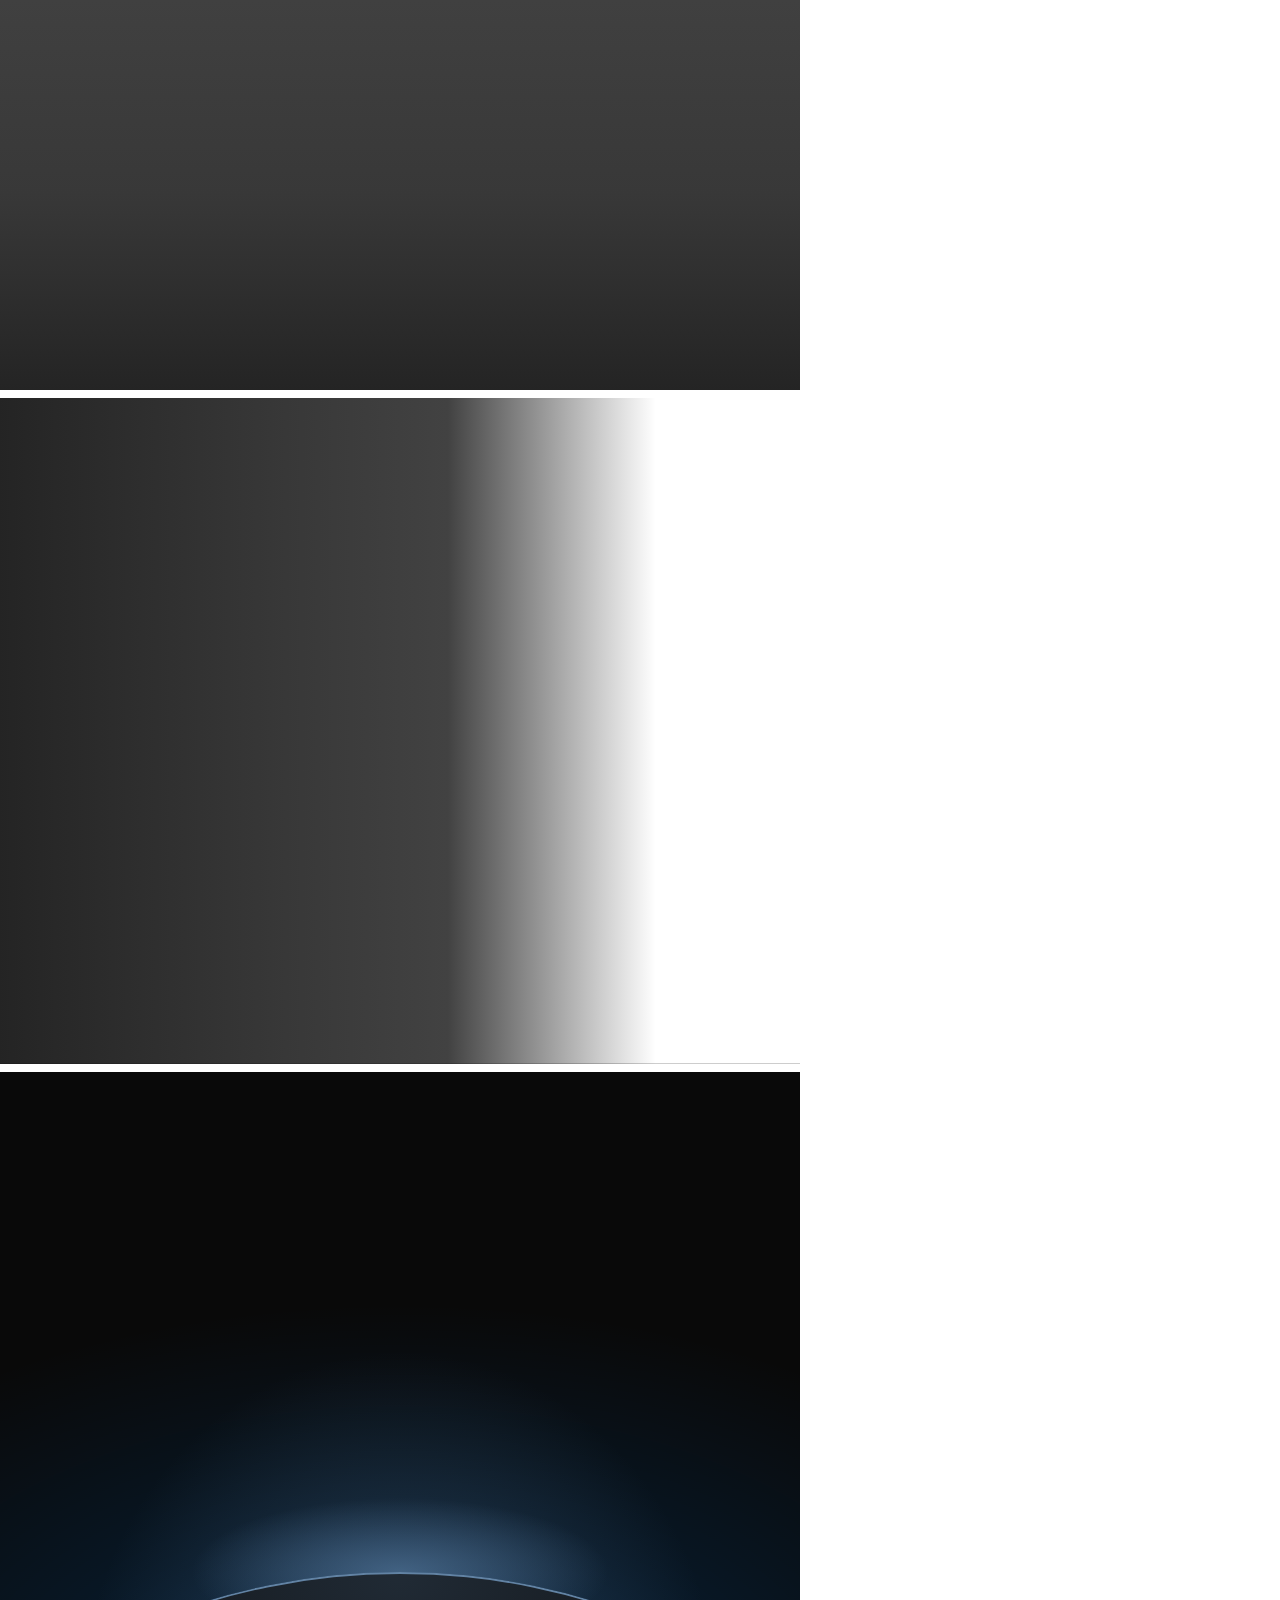
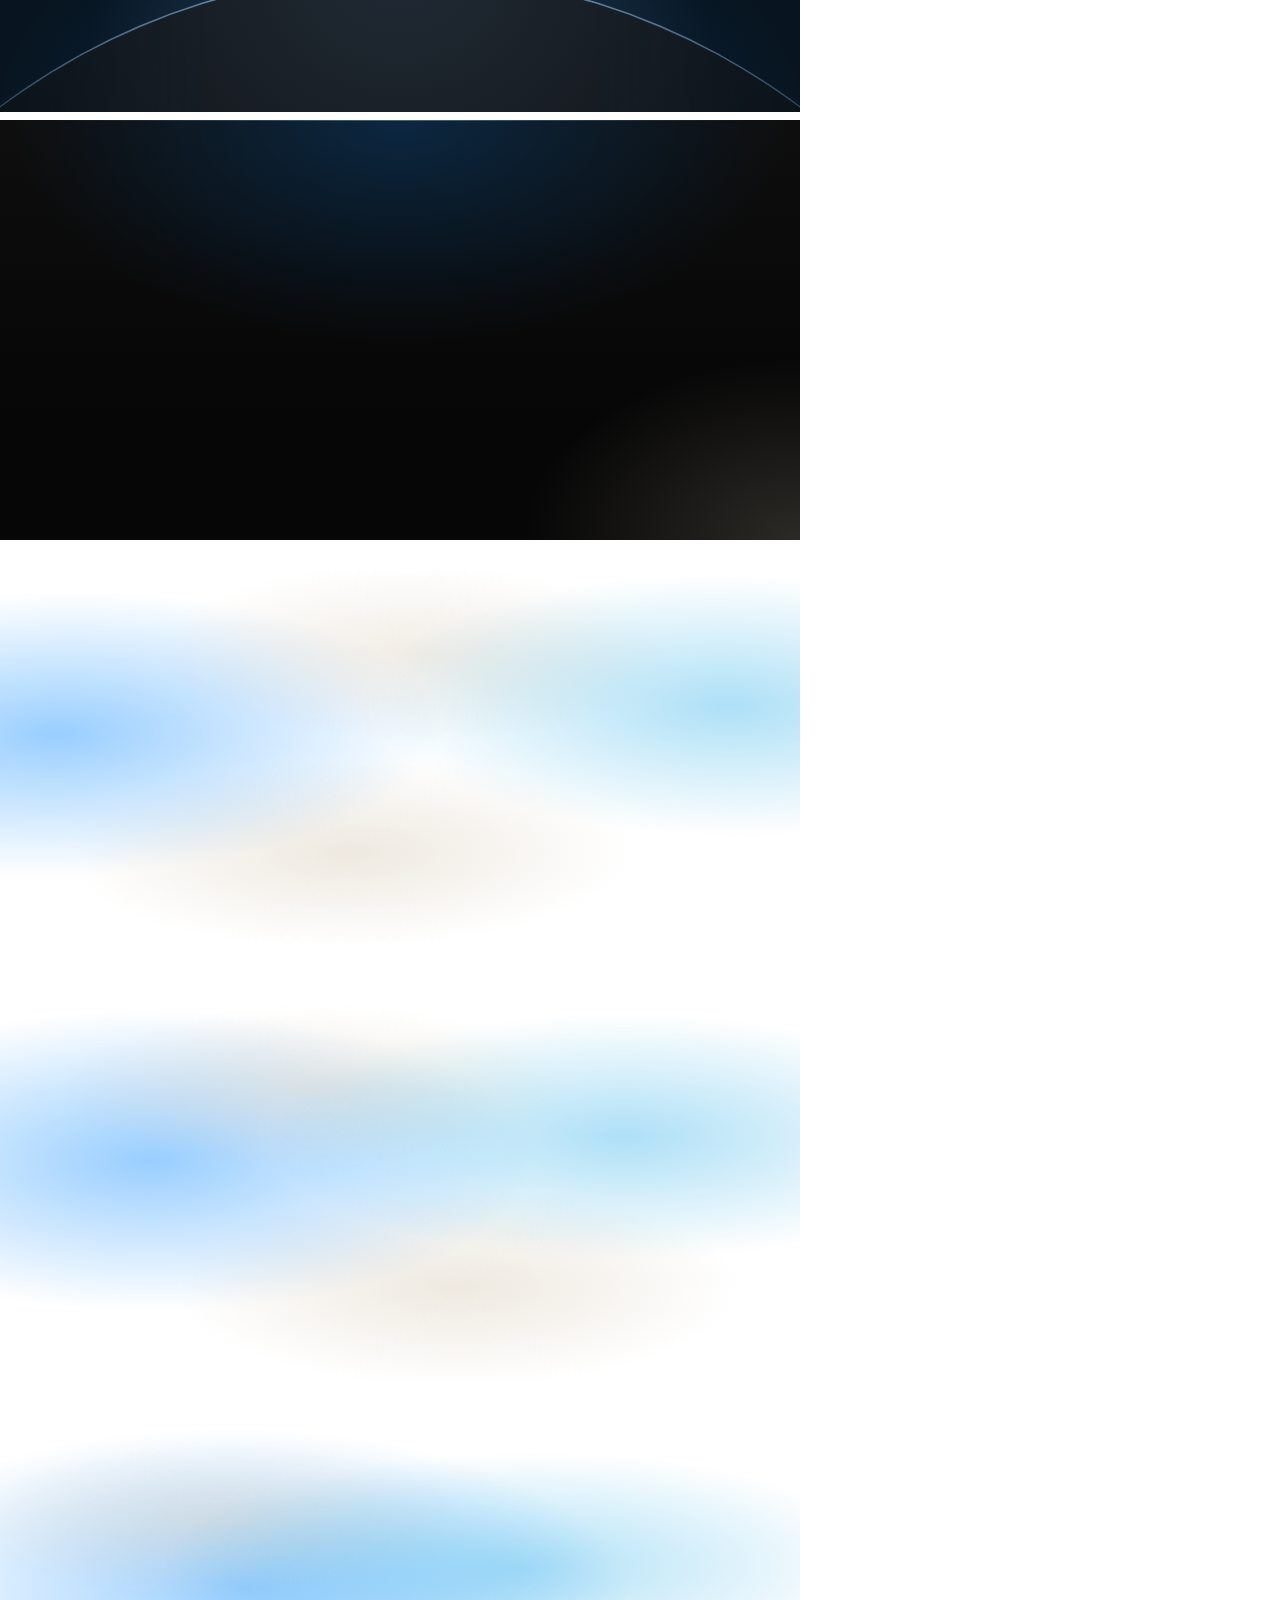
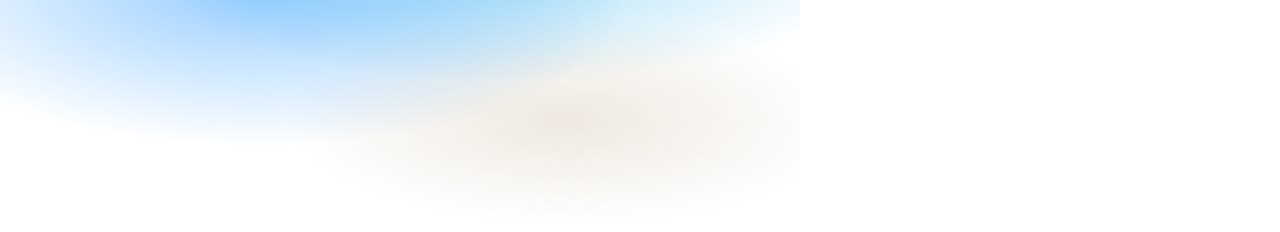
<file: landing/assets/backgrounds/check.html>
<!doctype html>
<html lang="en" data-ground="sand">
<head>
<meta charset="utf-8">
<title>Backgrounds contrast check</title>
<!-- Every ground in a 800px box, for check.mjs: it sets a palette, screenshots the boxes and measures
     the ink and muted contrast on every pixel of each ground's text zone (index.json). The photograph
     grounds sit on a flat grey picture: #7c7c7c for the dark scrim, #d4d4d4 for the light one; and the worst case of the dark scrim: a white
     picture (white words on it). The light scrim is for pale photographs only. -->
<link rel="stylesheet" href="../system.css">
<link rel="stylesheet" href="backgrounds.css">
<style>body { margin: 0; width: 800px; } .box { width: 800px; margin: 0 0 8px; padding: 24px; font-size: 20px; } .pi, .pm { visibility: hidden; } .pi { color: var(--ink); } .pm { color: var(--muted); }  /* the liquid blobs held at the start, the middle and the end of their drift (the keyframes in backgrounds.css), so the text zone is measured where they stand under it */
  .at-start::before { animation: none; transform: translate3d(-7%, 0, 0) skewX(-7deg) scaleY(.94); } .at-start::after { animation: none; transform: translate3d(8%, 0, 0) skewX(6deg) scaleY(1.04); }
  .at-mid::before { animation: none; transform: translate3d(.5%, 0, 0) skewX(-.5deg) scaleY(.995); } .at-mid::after { animation: none; transform: translate3d(-.5%, 0, 0) scaleY(.98); }
  .at-end::before { animation: none; transform: translate3d(8%, 0, 0) skewX(6deg) scaleY(1.05); } .at-end::after { animation: none; transform: translate3d(-9%, 0, 0) skewX(-6deg) scaleY(.92); }
</style>
<script src="backgrounds.js" defer></script>
</head>
<body>
<div class="bg-mist box" data-g="mist" style="height:420px"><span class="pi">Ink</span> <span class="pm">Muted</span></div>
<div class="bg-halo box" data-g="halo" style="height:420px"><span class="pi">Ink</span> <span class="pm">Muted</span></div>
<div class="bg-grain box" data-g="grain" style="height:420px"><span class="pi">Ink</span> <span class="pm">Muted</span></div>
<div class="bg-paper box" data-g="paper" style="height:420px"><span class="pi">Ink</span> <span class="pm">Muted</span></div>
<div class="bg-dusk box" data-g="dusk" style="height:420px"><span class="pi">Ink</span> <span class="pm">Muted</span></div>
<div class="bg-topglow box" data-g="topglow" style="height:560px"><span class="pi">Ink</span> <span class="pm">Muted</span></div>
<div class="bg-ruled box" data-g="ruled" style="height:420px"><span class="pi">Ink</span> <span class="pm">Muted</span></div>
<div class="bg-dots box" data-g="dots" style="height:420px"><span class="pi">Ink</span> <span class="pm">Muted</span></div>
<div class="bg-arcs box" data-g="arcs" style="height:420px"><span class="pi">Ink</span> <span class="pm">Muted</span></div>
<div class="bg-band box" data-g="band" style="height:420px"><span class="pi">Ink</span> <span class="pm">Muted</span></div>
<div class="bg-field box" data-g="field" style="height:420px"><span class="pi">Ink</span> <span class="pm">Muted</span></div>
<div class="bg-band bg-tint box" data-g="band-tint" style="height:420px"><span class="pi">Ink</span> <span class="pm">Muted</span></div>
<div class="bg-field bg-tint box" data-g="field-tint" style="height:420px"><span class="pi">Ink</span> <span class="pm">Muted</span></div>
<div class="bg-photo box" data-g="photo" style="height:520px;--g-photo:linear-gradient(#7c7c7c,#7c7c7c)"><span class="pi">Ink</span> <span class="pm">Muted</span></div>
<div class="bg-photo bg-photo--left box" data-g="photo-left" style="height:520px;--g-photo:linear-gradient(#7c7c7c,#7c7c7c)"><span class="pi">Ink</span> <span class="pm">Muted</span></div>
<div class="bg-photo bg-photo--light box" data-g="photo-light" style="height:520px;--g-photo:linear-gradient(#d4d4d4,#d4d4d4)"><span class="pi">Ink</span> <span class="pm">Muted</span></div>
<div class="bg-photo box" data-g="photo-white" style="height:520px;--g-photo:linear-gradient(#fff,#fff)"><span class="pi">Ink</span> <span class="pm">Muted</span></div>
<div class="bg-photo bg-photo--left box" data-g="photo-left-white" style="height:520px;--g-photo:linear-gradient(#fff,#fff)"><span class="pi">Ink</span> <span class="pm">Muted</span></div>
<div class="bg-horizon box" data-g="horizon" style="height:640px"><span class="pi">Ink</span> <span class="pm">Muted</span></div>
<div class="bg-deep box" data-g="deep" style="height:420px"><span class="pi">Ink</span> <span class="pm">Muted</span></div>
<div class="bg-liquid box at-start" data-g="liquid" data-no-pause style="height:420px"><span class="pi">Ink</span> <span class="pm">Muted</span></div>
<div class="bg-liquid box at-mid" data-g="liquid-mid" data-no-pause style="height:420px"><span class="pi">Ink</span> <span class="pm">Muted</span></div>
<div class="bg-liquid box at-end" data-g="liquid-end" data-no-pause style="height:420px"><span class="pi">Ink</span> <span class="pm">Muted</span></div>

</body>
</html>
</file>
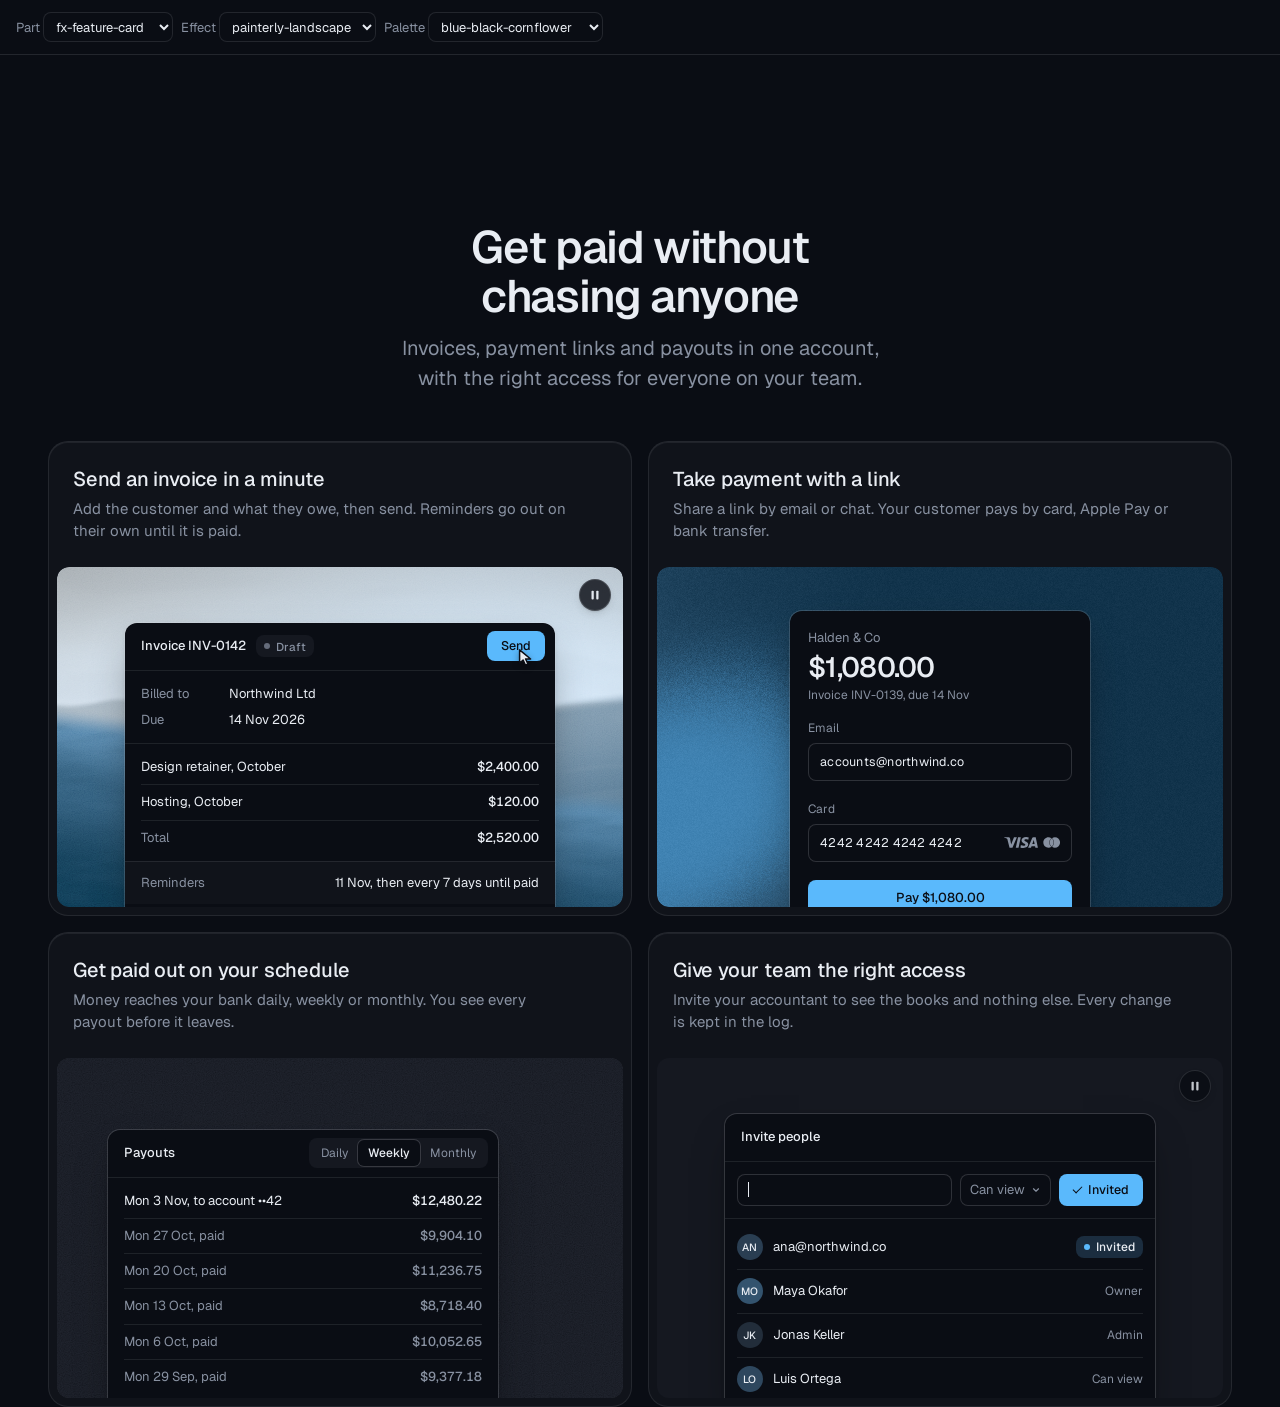
<file: landing/assets/components/_lab.html>
<!doctype html>
<html lang="en" data-radius="soft">
<head>
<script>window.__tpGlMax = 16;   /* a gallery shows many live effects at once; a page of a site keeps the default 4 (fx.js) */</script>
<meta charset="utf-8">
<meta name="viewport" content="width=device-width, initial-scale=1">
<title>Component lab</title>
<link rel="preconnect" href="https://fonts.googleapis.com">
<link rel="preconnect" href="https://fonts.gstatic.com" crossorigin>
<link href="https://fonts.googleapis.com/css2?family=Geist:wght@100..900&family=Geist+Mono:wght@400..600&display=swap" rel="stylesheet">
<link rel="stylesheet" href="../system.css">
<link rel="stylesheet" href="./base.css">
<style>
  /* one component on its own, with a chosen effect (or object) and palette:
     _lab.html?c=fx-chart&fx=ruled-grounds&palette=white-link-blue&w=640 */
  :root { --font-display: "Geist", system-ui, sans-serif; --font-text: "Geist", system-ui, sans-serif; --font-mono: "Geist Mono", ui-monospace, monospace; --display-weight: 560; --display-tracking: -0.03em; }
  body { min-height: 100vh; margin: 0; }
  .bar { display: flex; flex-wrap: wrap; gap: 8px; align-items: center; padding: 12px 16px; border-bottom: 1px solid var(--line); font: 13px/1.4 var(--font-text); color: var(--muted); }
  .bar select { font: inherit; color: var(--ink); background: var(--bg); border: 1px solid var(--line); border-radius: var(--r-sm); height: 30px; padding: 0 8px; }
  .stage { padding: clamp(16px, 4vw, 48px); margin-inline: auto; }
</style>
</head>
<body>
<div class="bar">
  <label>Part <select id="c"></select></label>
  <label>Effect <select id="fx"></select></label>
  <label>Palette <select id="pal"></select></label>
</div>
<main class="stage" id="stage"></main>
<script type="module">
  import fx from '../effects/fx.js';
  const PARTS = ['fx-feature-card', 'fx-dither-object', 'fx-headline', 'fx-button', 'fx-prompt', 'fx-icon-tiles', 'fx-stat', 'fx-globe', 'fx-map', 'fx-chart', 'fx-bars', 'fx-band', 'fx-spotlight', 'fx-photo', 'fx-avatar', 'fx-search', 'fx-logos', 'fx-tabs', 'fx-pricing', 'fx-progress'];
  const PALETTES = {
    'blue-black-cornflower': { bg: '#0a0d14', surface: '#131824', ink: '#e9edf3', muted: '#8891a1', accent: '#5ab9fc', accentInk: '#0a0d14' },
    'graphite-safety-orange': { bg: '#18191b', surface: '#222427', ink: '#eff0f1', muted: '#9c9ea3', accent: '#ff4a1f', accentInk: '#18191b' },
    'white-link-blue': { bg: '#ffffff', surface: '#f4f4f4', ink: '#111111', muted: '#6b6b6b', accent: '#1a4be0', accentInk: '#ffffff' },
    'moss-sand': { bg: '#ddd6c6', surface: '#d2cab8', ink: '#2a2a26', muted: '#59574e', accent: '#4f6238', accentInk: '#ffffff' },
    'cobalt-field': { bg: '#0034eb', surface: '#002fd6', ink: '#ffffff', muted: '#dfe4f2', accent: '#e9e34a', accentInk: '#111111' },
  };
  const q = new URLSearchParams(location.search);
  const part = PARTS.includes(q.get('c')) ? q.get('c') : PARTS[0];
  const palId = PALETTES[q.get('palette')] ? q.get('palette') : 'blue-black-cornflower';
  const p = PALETTES[palId];
  const s = document.documentElement.style;
  const action = fx.color.contrast(p.accent, p.bg) >= 2.2 ? p.accent : p.ink;
  Object.entries({ '--p-bg': p.bg, '--p-surface': p.surface, '--p-ink': p.ink, '--p-muted': p.muted, '--p-accent': p.accent, '--p-accent-ink': p.accentInk, '--p-action': action, '--p-action-ink': action === p.accent ? p.accentInk : p.bg }).forEach(([k, v]) => s.setProperty(k, v));
  s.colorScheme = fx.color.isDark(p.bg) ? 'dark' : 'light';
  if (q.has('fallback')) fx.config.forceFallback = true;
  // one part at a time: at most 4 live WebGL contexts on this page
  fx.config.maxLive = 4;
  if (q.has('w')) document.getElementById('stage').style.maxWidth = q.get('w') + 'px';

  const base = `./${part}/`;
  const [meta, html, mod] = await Promise.all([fetch(base + 'meta.json').then(r => r.json()), fetch(base + 'component.html').then(r => r.text()), import(base + 'component.js')]);
  const link = Object.assign(document.createElement('link'), { rel: 'stylesheet', href: base + 'component.css' });
  document.head.append(link);
  await new Promise(r => { link.onload = link.onerror = r; });
  const choices = meta.effects?.length ? meta.effects : meta.objects || [];
  const chosen = choices.includes(q.get('fx')) ? q.get('fx') : meta.default;
  const stage = document.getElementById('stage');
  stage.innerHTML = html;
  const root = stage.firstElementChild;
  // the chosen effect goes where the part reads it: data-cx-object, data-cx-fill, or data-cx-effect on the root
  // the dither object: one figure set to the chosen object (one live object, as on a page); no caption under it
  if (meta.objects) {
    const fig = root.matches('[data-cx-object]') ? root : root.querySelector('[data-cx-object]');
    fig.dataset.cxObject = chosen;
    if (q.get('render') === 'studio') fig.dataset.cxRender = 'studio';
    fig.querySelector('.cx-obj__stage').removeAttribute('aria-label');
    fig.style.maxWidth = '720px';
  }
  // without ?fx= the markup keeps its own effects (the feature card mixes a landscape and a grain: setting
  // the default on every panel would paint the grain panel as a landscape too)
  else if (!choices.includes(q.get('fx'))) { /* as written */ }
  else if (root.querySelector('[data-cx-fill]')) root.querySelectorAll('[data-cx-fill]').forEach(el => { el.dataset.cxFill = chosen; });
  else if (root.querySelector('[data-cx-effect]')) root.querySelectorAll('[data-cx-effect]').forEach(el => { el.dataset.cxEffect = chosen; });
  else root.dataset.cxEffect = chosen;
  // the map draws its baked streets; an effect named with ?fx= shows its fallback ground (no map data) instead
  if (part === 'fx-map' && choices.includes(q.get('fx'))) delete root.dataset.cxMap;
  await document.fonts.ready;
  window.__part = mod.default(root);
  setTimeout(() => { document.documentElement.dataset.ready = '1'; }, 1200);

  const fill = (sel, list, cur, key) => {
    const el = document.getElementById(sel);
    el.innerHTML = list.map(v => `<option${v === cur ? ' selected' : ''}>${v}</option>`).join('');
    el.addEventListener('change', () => { q.set(key, el.value); if (key === 'c') q.delete('fx'); location.search = q.toString(); });
  };
  fill('c', PARTS, part, 'c');
  // a part whose default is none (the map's streets, the photograph as it is) lists none first, so the
  // select never shows an effect that is not on
  fill('fx', meta.default === 'none' ? ['none', ...choices] : choices, chosen, 'fx');
  fill('pal', Object.keys(PALETTES), palId, 'palette');
</script>
</body>
</html>
</file>
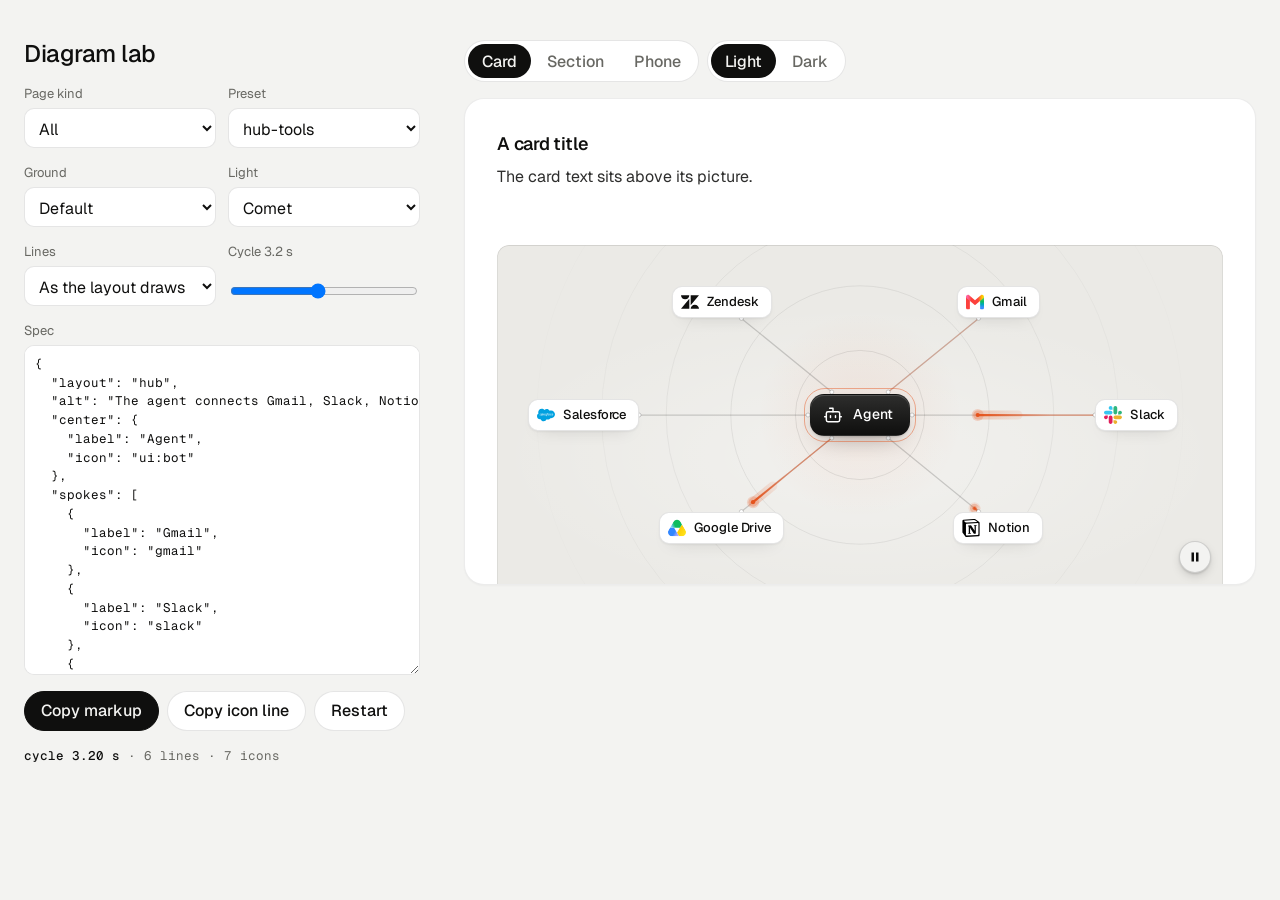
<file: landing/assets/diagrams/lab.html>
<!doctype html>
<html lang="en">
<head>
<meta charset="utf-8">
<meta name="viewport" content="width=device-width, initial-scale=1">
<title>Diagram lab</title>
<link rel="preconnect" href="https://fonts.googleapis.com">
<link rel="preconnect" href="https://fonts.gstatic.com" crossorigin>
<link href="https://fonts.googleapis.com/css2?family=Geist:wght@300..700&family=Geist+Mono:wght@400;500&display=swap" rel="stylesheet">
<link rel="stylesheet" href="../ui/cards.css">
<link rel="stylesheet" href="diagram.css">
<style>
  /* The builder: pick a preset, change the JSON or the controls, see the card at once, copy the markup. Not part of a page. */
  :root { --font-text: "Geist", system-ui, sans-serif; --font-display: "Geist", system-ui, sans-serif; --font-mono: "Geist Mono", ui-monospace, monospace; }
  [data-theme="light"] { --bg: #f3f3f1; --card: #ffffff; --ink: #0f0f0e; --muted: #686863; --accent: #e5531c; --accent-ink: #ffffff; --frag: #ffffff; --ground-bg: #ebeae6; --ground-accent: #dcd9d0; --line: rgb(0 0 0 / .1); --field: #ffffff; }
  [data-theme="light"][data-accent="blue"] { --accent: #2456e8; }
  [data-theme="light"][data-accent="green"] { --accent: #16825d; }
  [data-theme="dark"] { --bg: #070708; --card: #141416; --ink: #f2f2ef; --muted: #8f9094; --accent: #ff7a3c; --accent-ink: #120c08; --frag: #1c1d20; --ground-bg: #101012; --ground-accent: #232326; --line: rgb(255 255 255 / .12); --field: #101012; }
  [data-theme="dark"][data-accent="white"] { --accent: #f2f2ef; --accent-ink: #0b0b0c; }
  [data-theme="dark"][data-accent="green"] { --accent: #3ccf8e; --accent-ink: #06130d; }
  * { box-sizing: border-box; }
  html, body { margin: 0; }
  body { font-family: var(--font-text); background: var(--bg); color: var(--ink); -webkit-font-smoothing: antialiased; min-height: 100vh; }
  .lab { display: grid; gap: 32px; max-width: 1440px; margin: 0 auto; padding: 32px 24px 64px; }
  .side { display: grid; gap: 16px; align-content: start; min-width: 0; }
  .side h1 { margin: 0; font: 500 24px/1.2 var(--font-display); letter-spacing: -0.02em; }
  .row { display: grid; gap: 6px; }
  .row > label, .row > .lbl { font-size: 13px; color: var(--muted); }
  .two { display: grid; grid-template-columns: 1fr 1fr; gap: 12px; }
  select, textarea, button, input[type=range] { font: inherit; color: inherit; }
  select, textarea { width: 100%; background: var(--field); border: 1px solid var(--line); border-radius: 10px; padding: 9px 10px; }
  select { height: 40px; }
  textarea { min-height: 360px; resize: vertical; font: 400 12.5px/1.5 var(--font-mono); white-space: pre; tab-size: 2; }
  textarea.is-bad { border-color: #c4321c; }
  .btns { display: flex; flex-wrap: wrap; gap: 8px; }
  button.b { height: 40px; padding: 0 16px; border-radius: 999px; border: 1px solid var(--line); background: var(--card); cursor: pointer; font-weight: 500; }
  button.b:hover { border-color: var(--ink); }
  button.b--main { background: var(--ink); color: var(--bg); border-color: var(--ink); }
  .out { font: 400 12.5px/1.5 var(--font-mono); color: var(--muted); overflow-wrap: anywhere; min-height: 1.5em; }
  .out b { color: var(--ink); font-weight: 500; }
  .out .bad { color: #c4321c; }
  .lb-stage { min-width: 0; display: grid; align-content: start; gap: 16px; }
  .lb-stage .card > .panel { --p-h: 340px; }
  .lb-stage .card--wide > .panel { --p-h: 560px; }
  .lb-stage .card--phone { max-width: 390px; }
  .lb-stage .card--phone > .panel { --p-h: 300px; }
  .seg { display: inline-flex; border: 1px solid var(--line); border-radius: 999px; padding: 3px; gap: 2px; background: var(--card); width: fit-content; }
  .seg button { height: 34px; padding: 0 14px; border: 0; background: none; border-radius: 999px; cursor: pointer; font-weight: 500; color: var(--muted); }
  .seg button[aria-pressed="true"] { background: var(--ink); color: var(--bg); }
  @media (min-width: 1024px) { .lab { grid-template-columns: 400px minmax(0, 1fr); gap: 40px; padding-top: 40px; } textarea { min-height: 330px; } .side { position: sticky; top: 24px; max-height: calc(100vh - 48px); overflow: auto; padding-right: 4px; } }
  @media (max-width: 639px) { .lab { padding: 24px 16px 48px; } }
</style>
</head>
<body data-theme="light" data-icon-base="../icons/demo/">
<div class="lab">
  <aside class="side">
    <h1>Diagram lab</h1>
    <div class="two">
      <div class="row"><label for="type">Page kind</label><select id="type"><option value="">All</option><option>software</option><option>tech</option><option>gaming</option><option>product</option><option>service</option></select></div>
      <div class="row"><label for="preset">Preset</label><select id="preset"></select></div>
    </div>
    <div class="two">
      <div class="row"><label for="ground">Ground</label><select id="ground"><option value="">Default</option><option>dots</option><option>rings</option><option>grid</option><option>glow</option><option>glow dots</option><option>glow rings</option><option>none</option></select></div>
      <div class="row"><label for="pulse">Light</label><select id="pulse"><option value="">Comet</option><option>dot</option><option>none</option></select></div>
    </div>
    <div class="two">
      <div class="row"><label for="curve">Lines</label><select id="curve"><option value="">As the layout draws them</option><option>curve</option><option>elbow</option><option>swirl</option></select></div>
      <div class="row"><label for="cycle">Cycle <span id="cycleV">3.2 s</span></label><input id="cycle" type="range" min="2.5" max="4" step="0.1" value="3.2"></div>
    </div>
    <div class="row"><label for="json">Spec</label><textarea id="json" spellcheck="false"></textarea></div>
    <div class="btns">
      <button class="b b--main" id="copy" type="button">Copy markup</button>
      <button class="b" id="copyIcons" type="button">Copy icon line</button>
      <button class="b" id="restart" type="button">Restart</button>
    </div>
    <div class="out" id="info"></div>
  </aside>
  <main class="lb-stage">
    <div class="btns">
      <div class="seg" id="size" role="group" aria-label="Size"><button type="button" data-v="card" aria-pressed="true">Card</button><button type="button" data-v="section" aria-pressed="false">Section</button><button type="button" data-v="phone" aria-pressed="false">Phone</button></div>
      <div class="seg" id="theme" role="group" aria-label="Palette"><button type="button" data-v="light" aria-pressed="true">Light</button><button type="button" data-v="dark" aria-pressed="false">Dark</button></div>
    </div>
    <article class="card card--row" id="card"><h3 id="ct"></h3><p id="cp"></p><div class="panel"><div class="dg" id="dg"></div></div></article>
  </main>
</div>
<script type="module">
  import dg from './diagram.js';
  const $ = id => document.getElementById(id);
  const presets = await dg.presets();
  const base = new URL('../icons/demo/', location.href).href;
  const q = new URLSearchParams(location.search);
  let spec = null, d = null, size = 'card';

  const names = type => Object.keys(presets).filter(k => !type || (presets[k].types || []).includes(type));
  const fillPresets = () => { $('preset').innerHTML = names($('type').value).map(k => `<option>${k}</option>`).join(''); };
  const load = id => { spec = JSON.parse(JSON.stringify(presets[id])); delete spec.types; $('json').value = JSON.stringify(spec, null, 2); sync(); };
  const first = n => (spec.center || spec.core || spec.input || spec.root || spec.left || {}).label || n;

  function iconIds(o, out = new Set()) {
    if (Array.isArray(o)) o.forEach(x => iconIds(x, out));
    else if (o && typeof o === 'object') for (const k in o) { if (k === 'icon' && typeof o[k] === 'string' && !/^text:|[/.]/.test(o[k])) out.add(o[k]); else iconIds(o[k], out); }
    return out;
  }
  function markup() {
    const j = JSON.stringify(spec);
    return /'/.test(j)
      ? `<div class="panel"><div class="dg" data-diagram><script type="application/json">${j}<\/script></div></div>`
      : `<div class="panel"><div class="dg" data-diagram='${j}'></div></div>`;
  }
  function paint() {
    const card = $('card');
    card.classList.toggle('card--wide', size === 'section');
    card.classList.toggle('card--phone', size === 'phone');
    const s = JSON.parse(JSON.stringify(spec));
    if (size === 'section') s.size = 'section';
    $('ct').textContent = 'A card title';
    $('cp').textContent = 'The card text sits above its picture.';
    const el = $('dg');
    d = dg.mount(el, s, { iconBase: base });
    const ids = [...iconIds(spec)];
    setTimeout(() => {
      $('info').innerHTML = `<b>cycle ${d.T ? d.T.toFixed(2) : '-'} s</b> · ${d.E ? d.E.filter(e => e.lit).length : 0} lines · ${ids.length} icons`;
    }, 400);
  }
  function sync() {
    try { spec = JSON.parse($('json').value); $('json').classList.remove('is-bad'); } catch (e) { $('json').classList.add('is-bad'); $('info').innerHTML = `<span class="bad">${e.message}</span>`; return; }
    paint();
  }
  // a control writes into the spec and the textarea
  function setField(path, v) {
    try { spec = JSON.parse($('json').value); } catch { return; }
    const [a, b] = path.split('.');
    if (b) { spec[a] = spec[a] || {}; if (v === '' || v == null) delete spec[a][b]; else spec[a][b] = v; if (!Object.keys(spec[a]).length) delete spec[a]; }
    else if (v === '' || v == null) delete spec[a]; else spec[a] = v;
    $('json').value = JSON.stringify(spec, null, 2);
    sync();
  }
  $('type').onchange = () => { fillPresets(); load($('preset').value); };
  $('preset').onchange = () => { $('ground').value = $('pulse').value = $('curve').value = ''; $('cycle').value = 3.2; $('cycleV').textContent = '3.2 s'; load($('preset').value); };
  $('ground').onchange = () => setField('ground', $('ground').value);
  $('pulse').onchange = () => setField('motion.pulse', $('pulse').value);
  $('curve').onchange = () => setField('curve', $('curve').value);
  $('cycle').oninput = () => { $('cycleV').textContent = (+$('cycle').value).toFixed(1) + ' s'; setField('motion.cycle', +$('cycle').value === 3.2 ? '' : +$('cycle').value); };
  let t0; $('json').oninput = () => { clearTimeout(t0); t0 = setTimeout(sync, 350); };
  $('restart').onclick = () => d && d.restart && d.restart();
  const copy = async (text, btn, label) => { try { await navigator.clipboard.writeText(text); btn.textContent = 'Copied'; } catch { btn.textContent = 'Copy failed'; } setTimeout(() => (btn.textContent = label), 1400); };
  $('copy').onclick = () => copy(markup(), $('copy'), 'Copy markup');
  $('copyIcons').onclick = () => copy(`node <skill>/scripts/icons.mjs fetch ${[...iconIds(spec)].join(' ')} --out assets/icons`, $('copyIcons'), 'Copy icon line');
  for (const [id, key] of [['size', 'size'], ['theme', 'theme']]) {
    $(id).onclick = ev => {
      const b = ev.target.closest('button'); if (!b) return;
      [...$(id).children].forEach(x => x.setAttribute('aria-pressed', String(x === b)));
      if (key === 'size') { size = b.dataset.v; paint(); } else document.body.dataset.theme = b.dataset.v;
    };
  }
  if (q.get('type')) $('type').value = q.get('type');
  fillPresets();
  if (q.get('preset') && presets[q.get('preset')]) $('preset').value = q.get('preset');
  if (q.get('theme') === 'dark') { document.body.dataset.theme = 'dark'; $('theme').children[1].click(); }
  load($('preset').value);
  window.__lab = { get d() { return d; } };
</script>
</body>
</html>
</file>
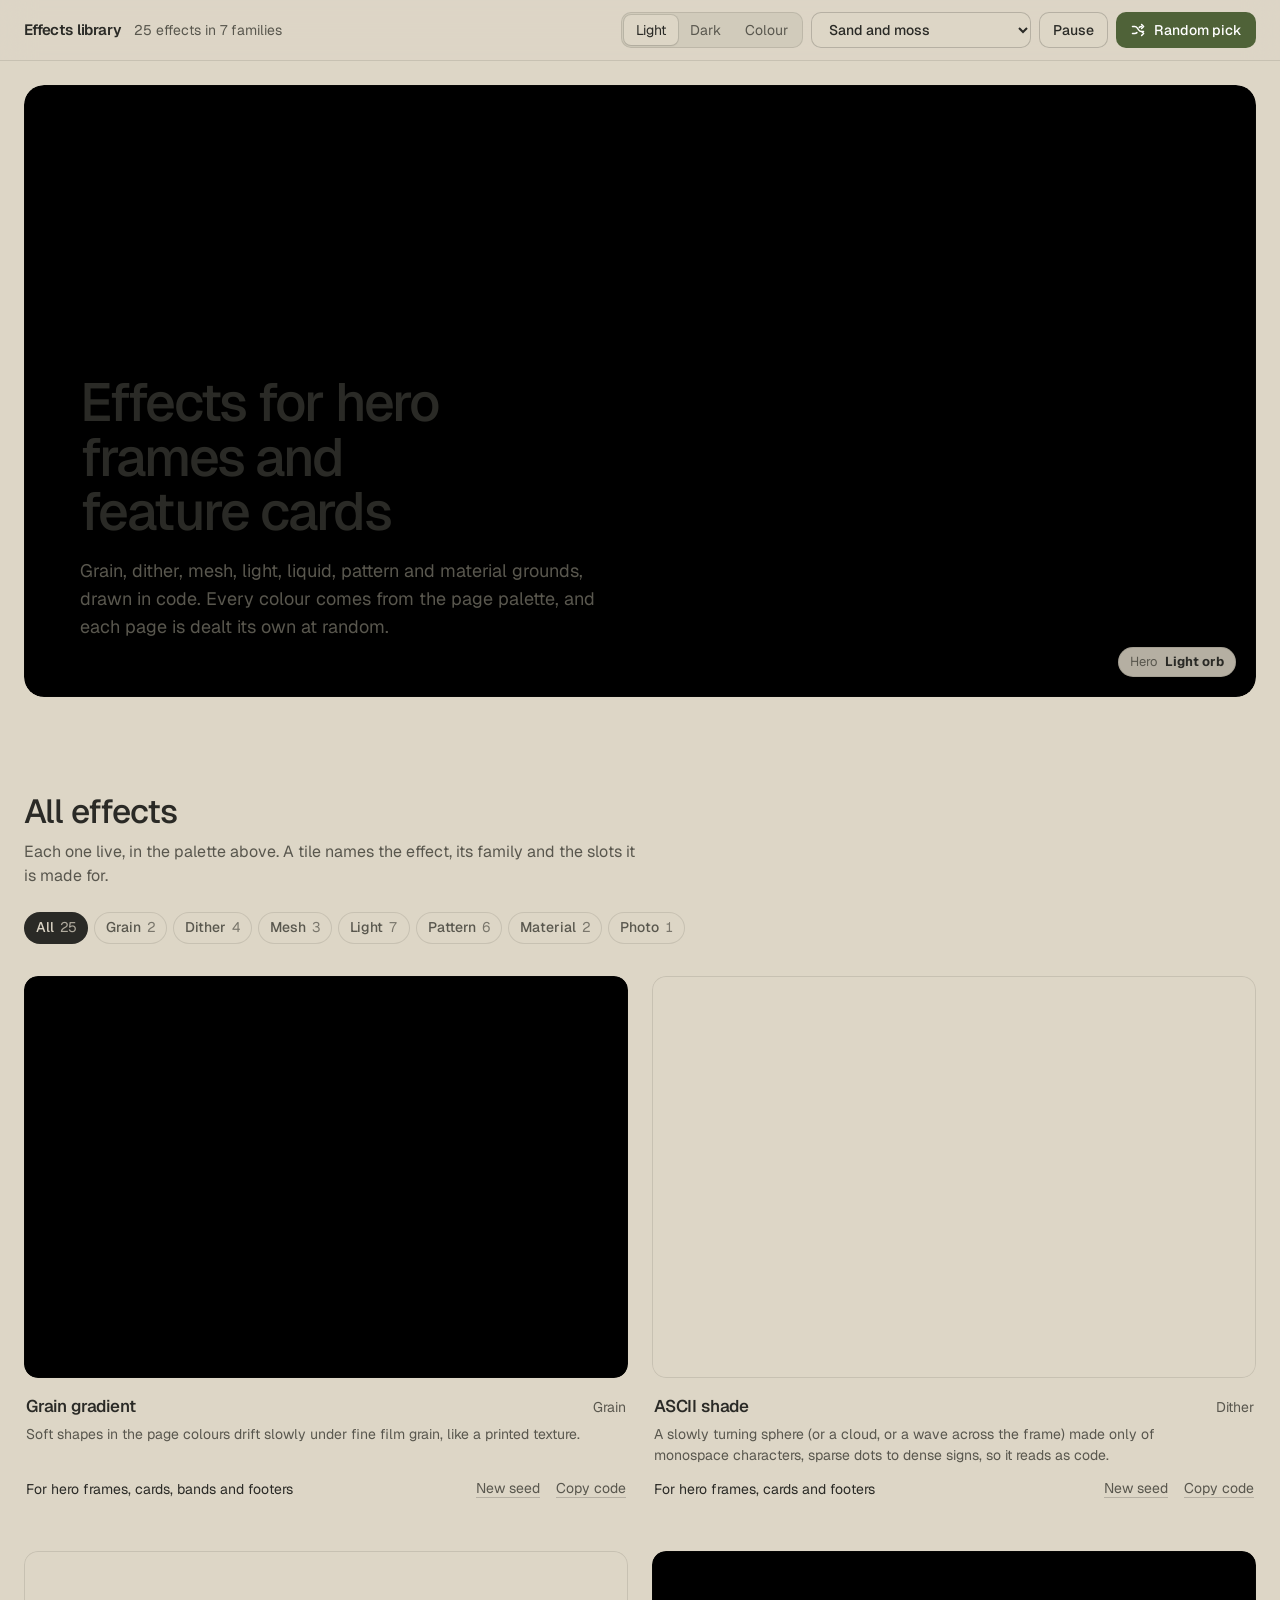
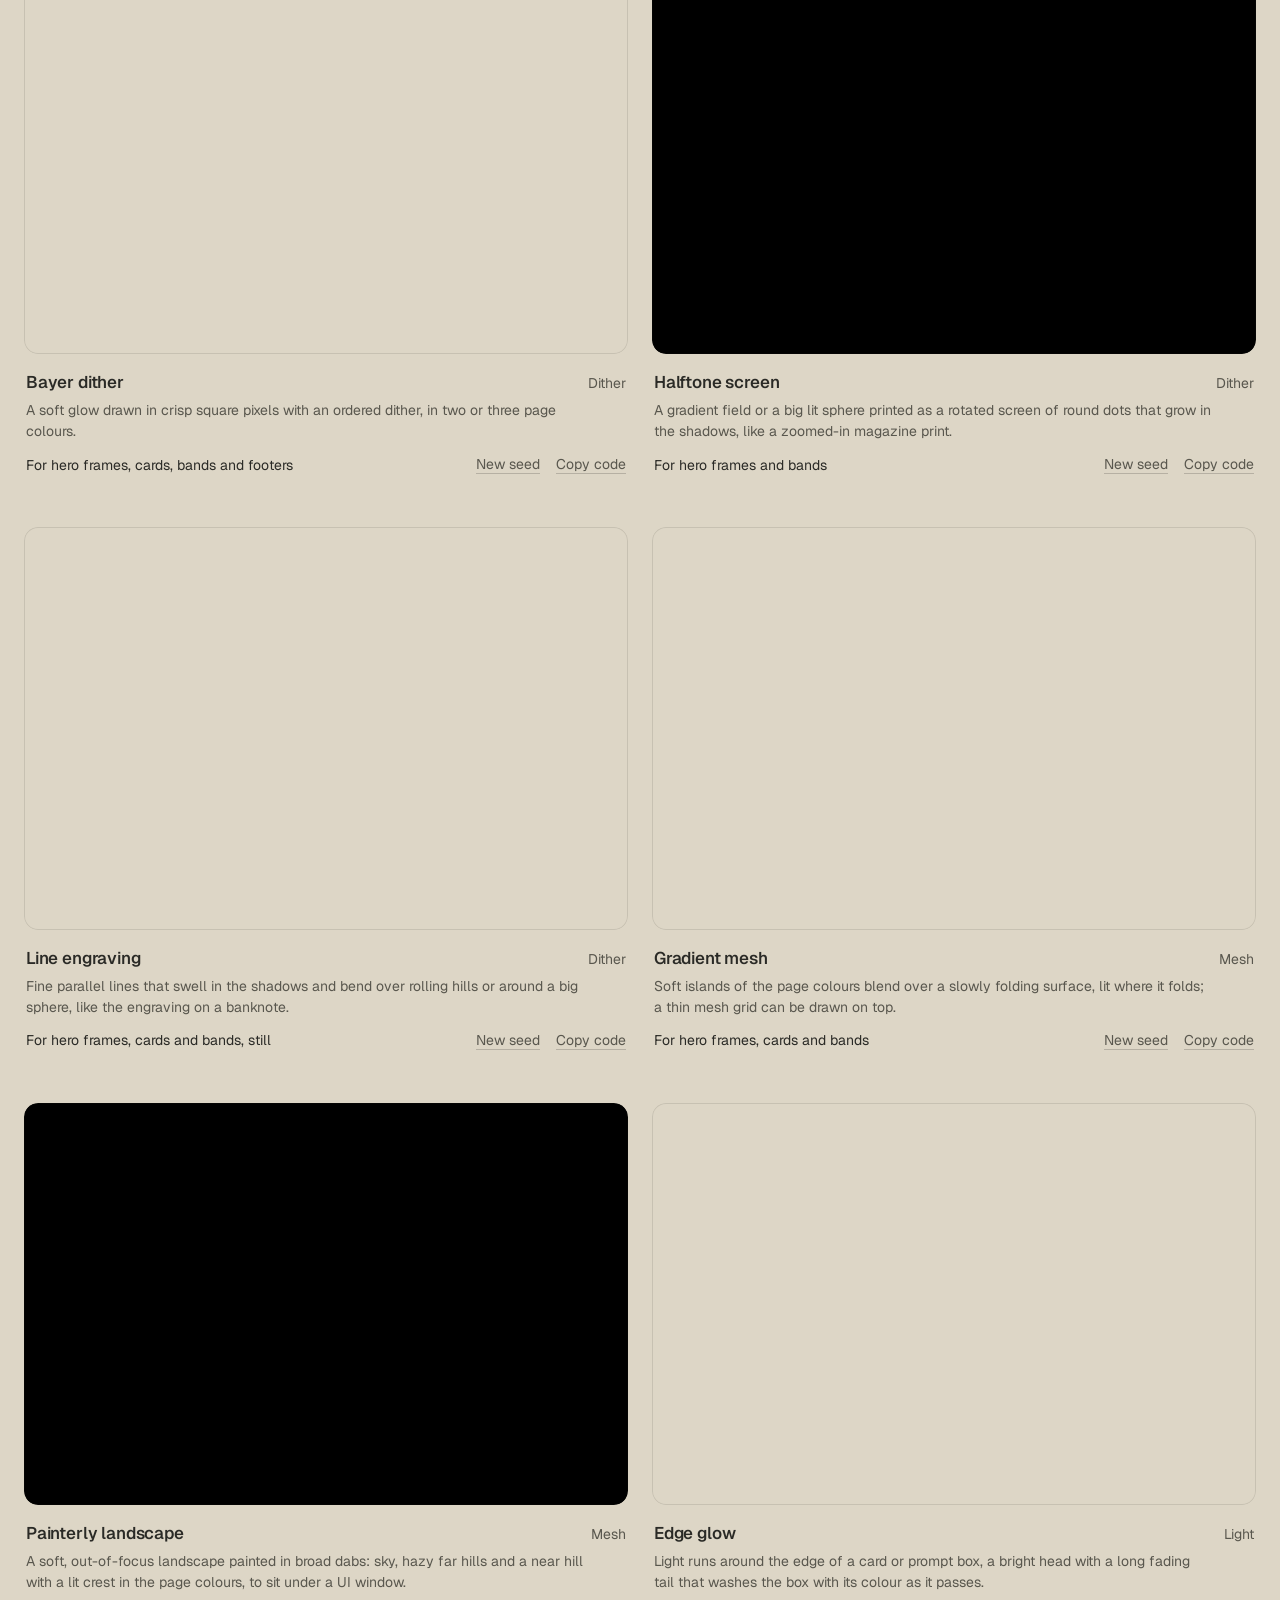
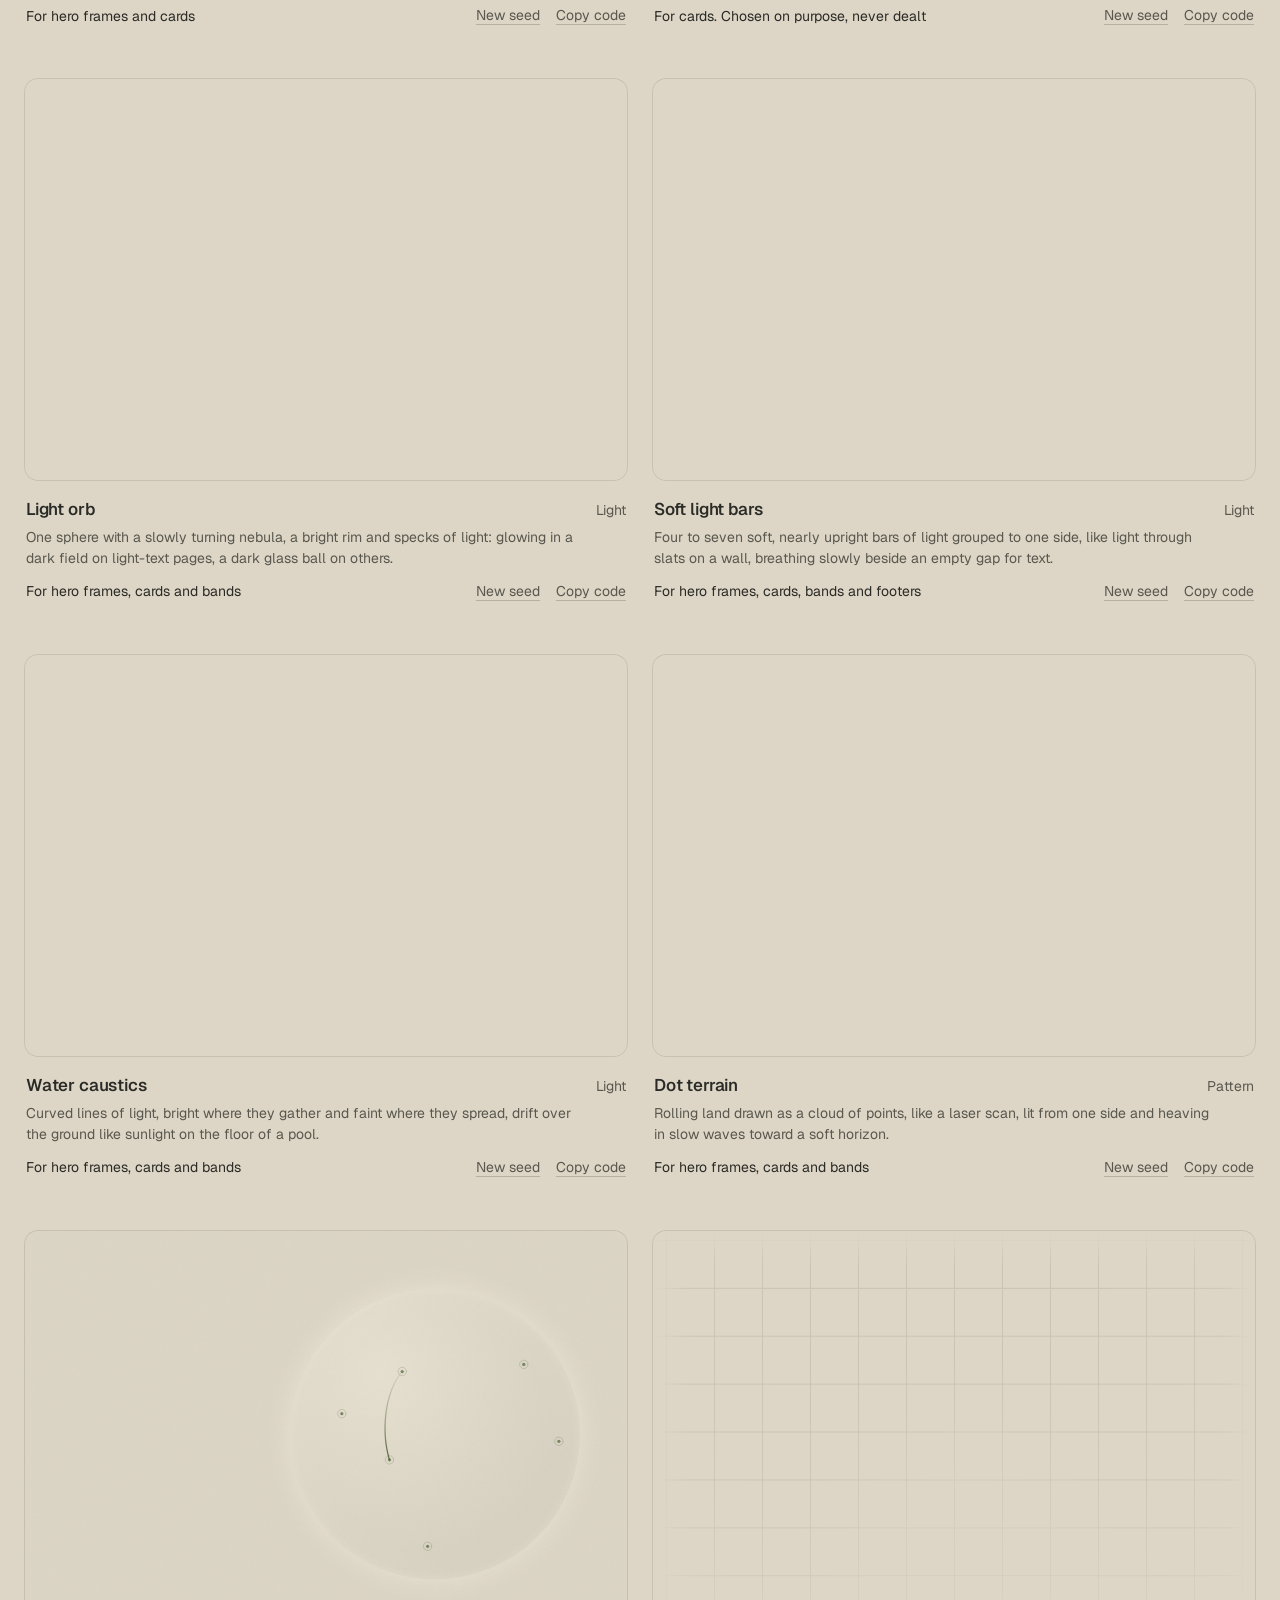
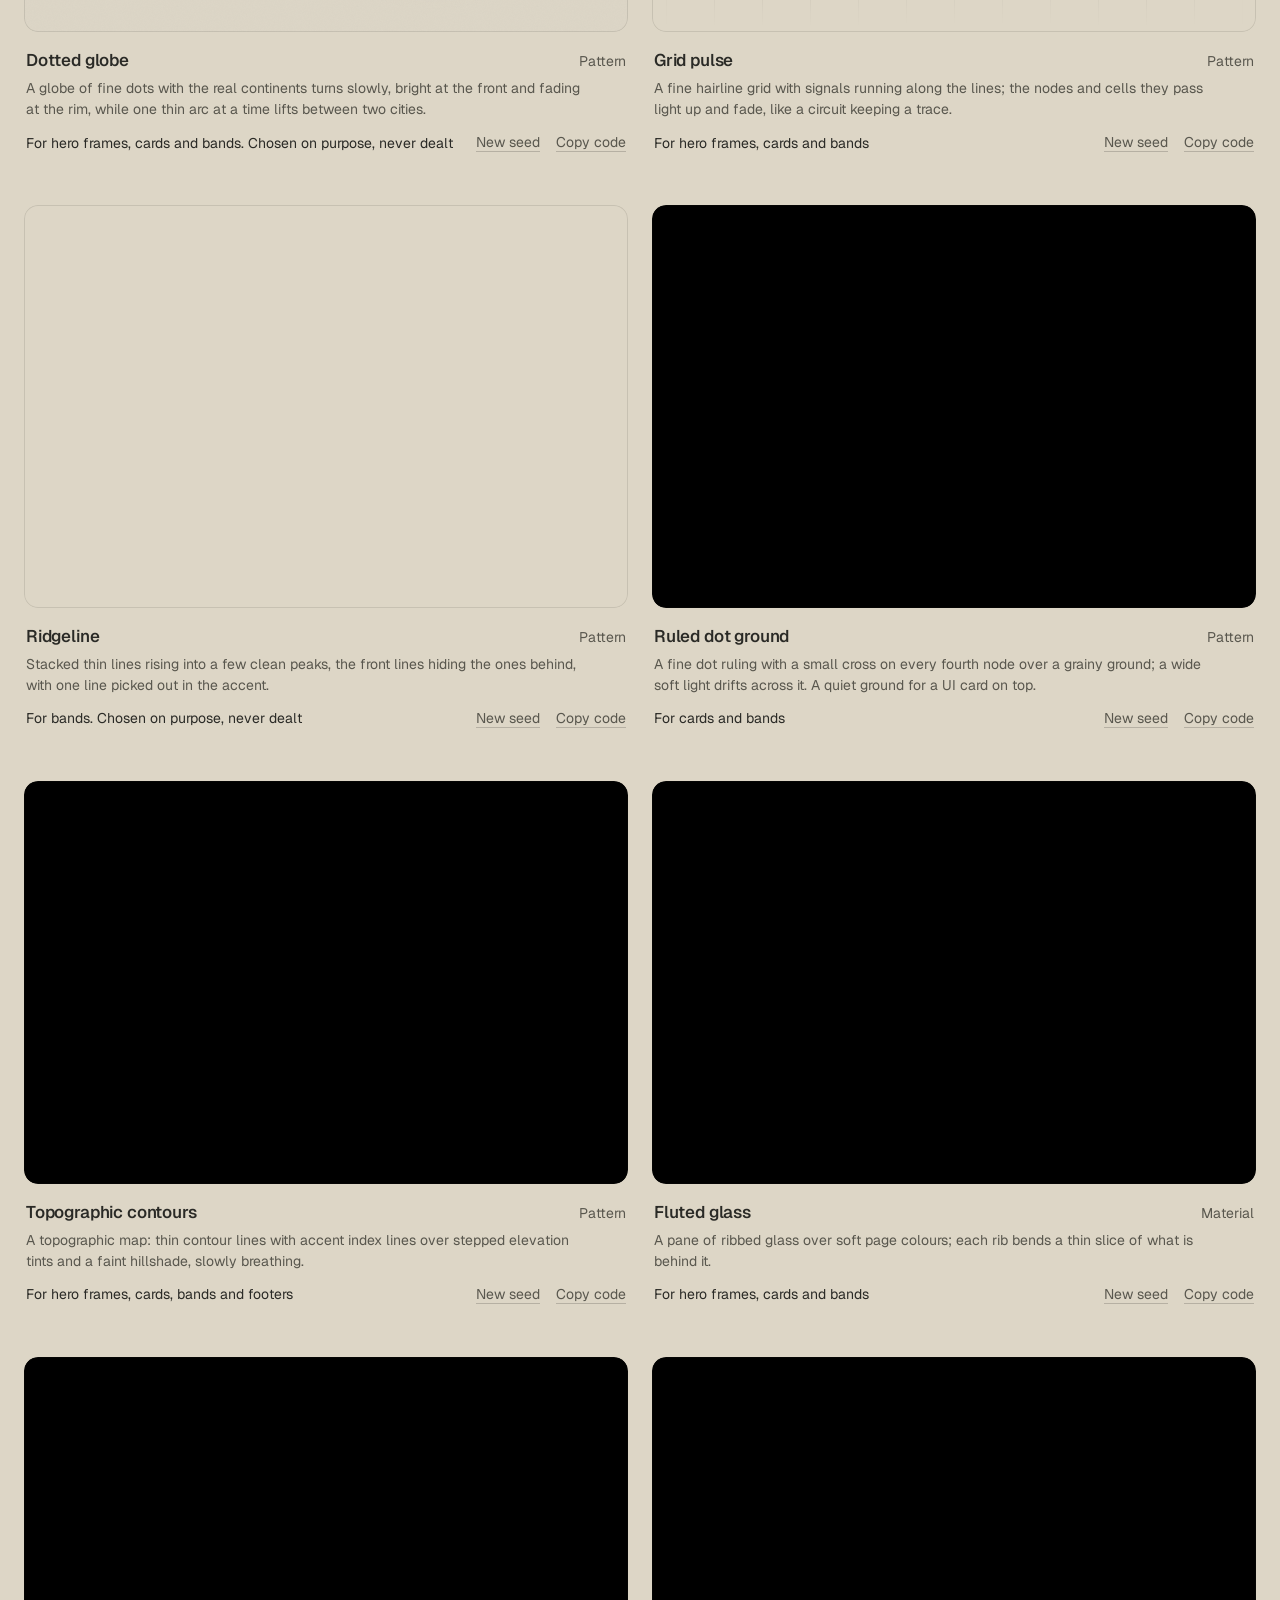
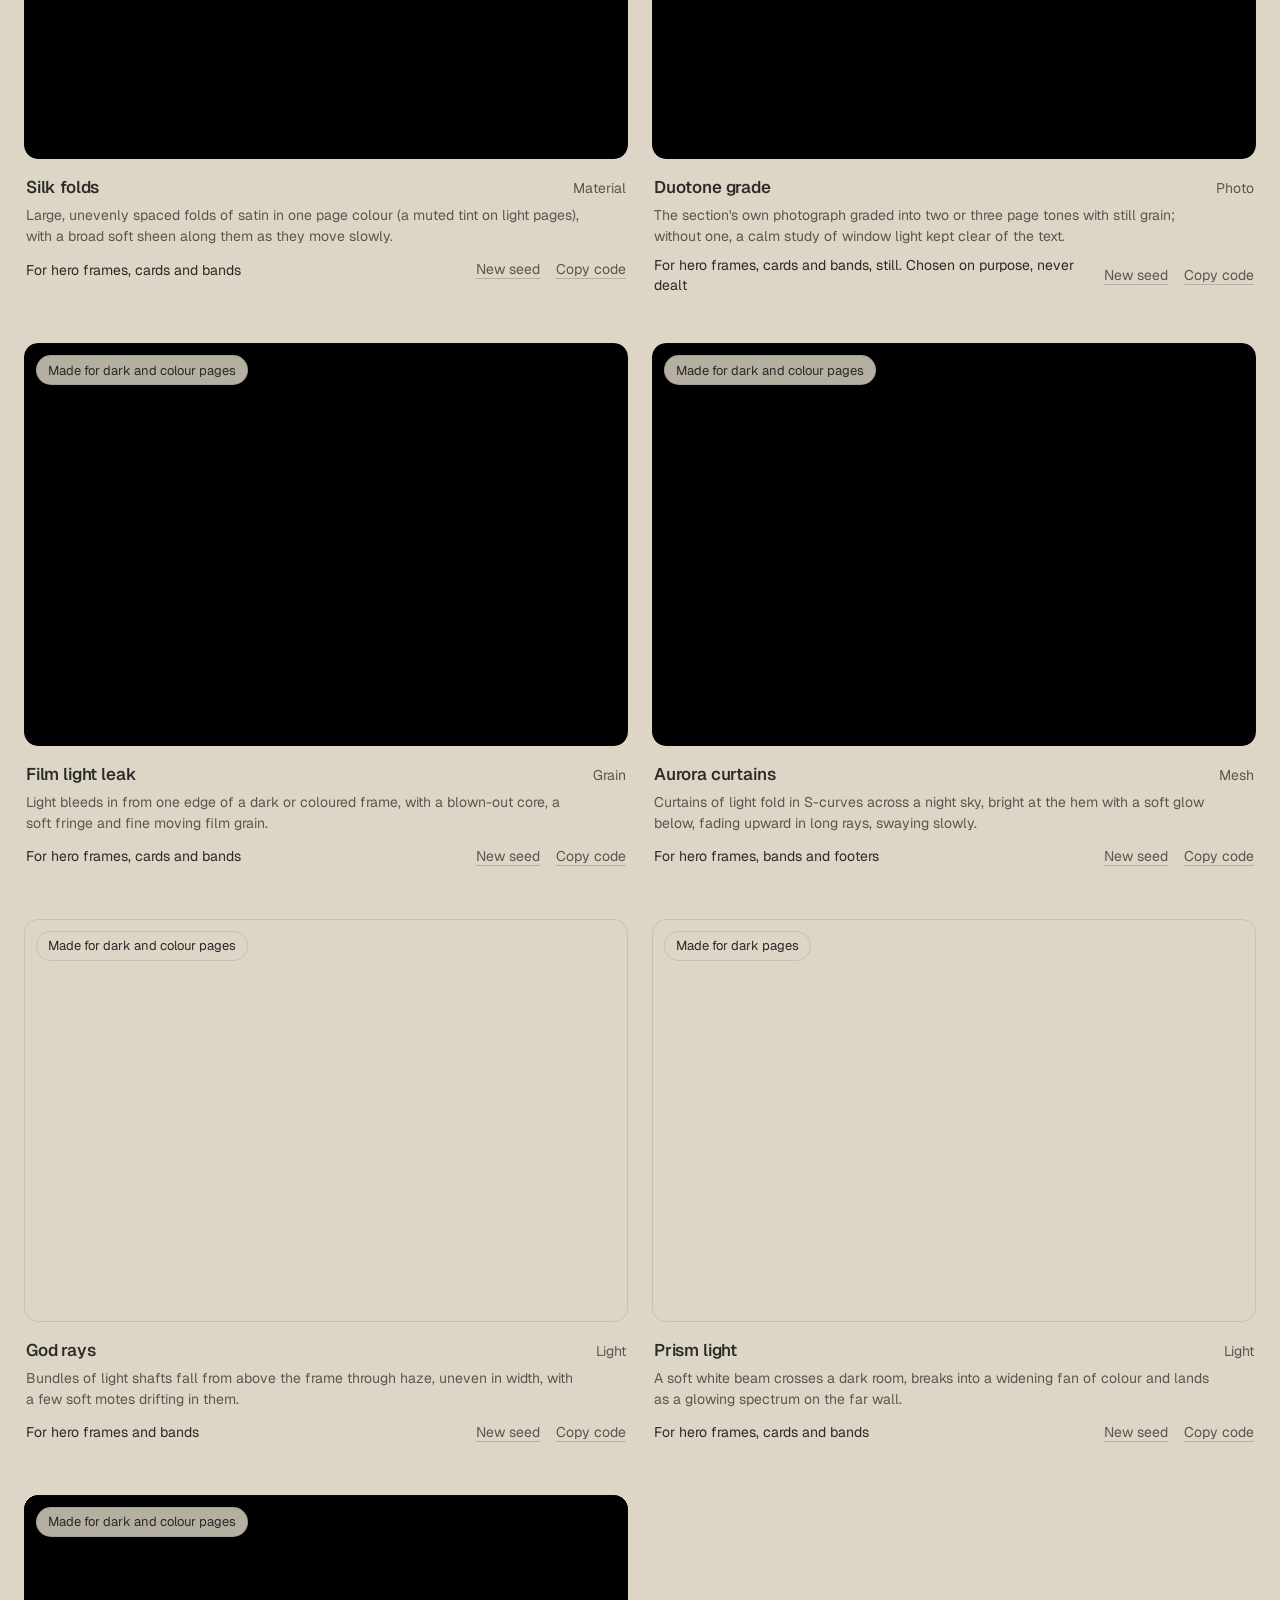
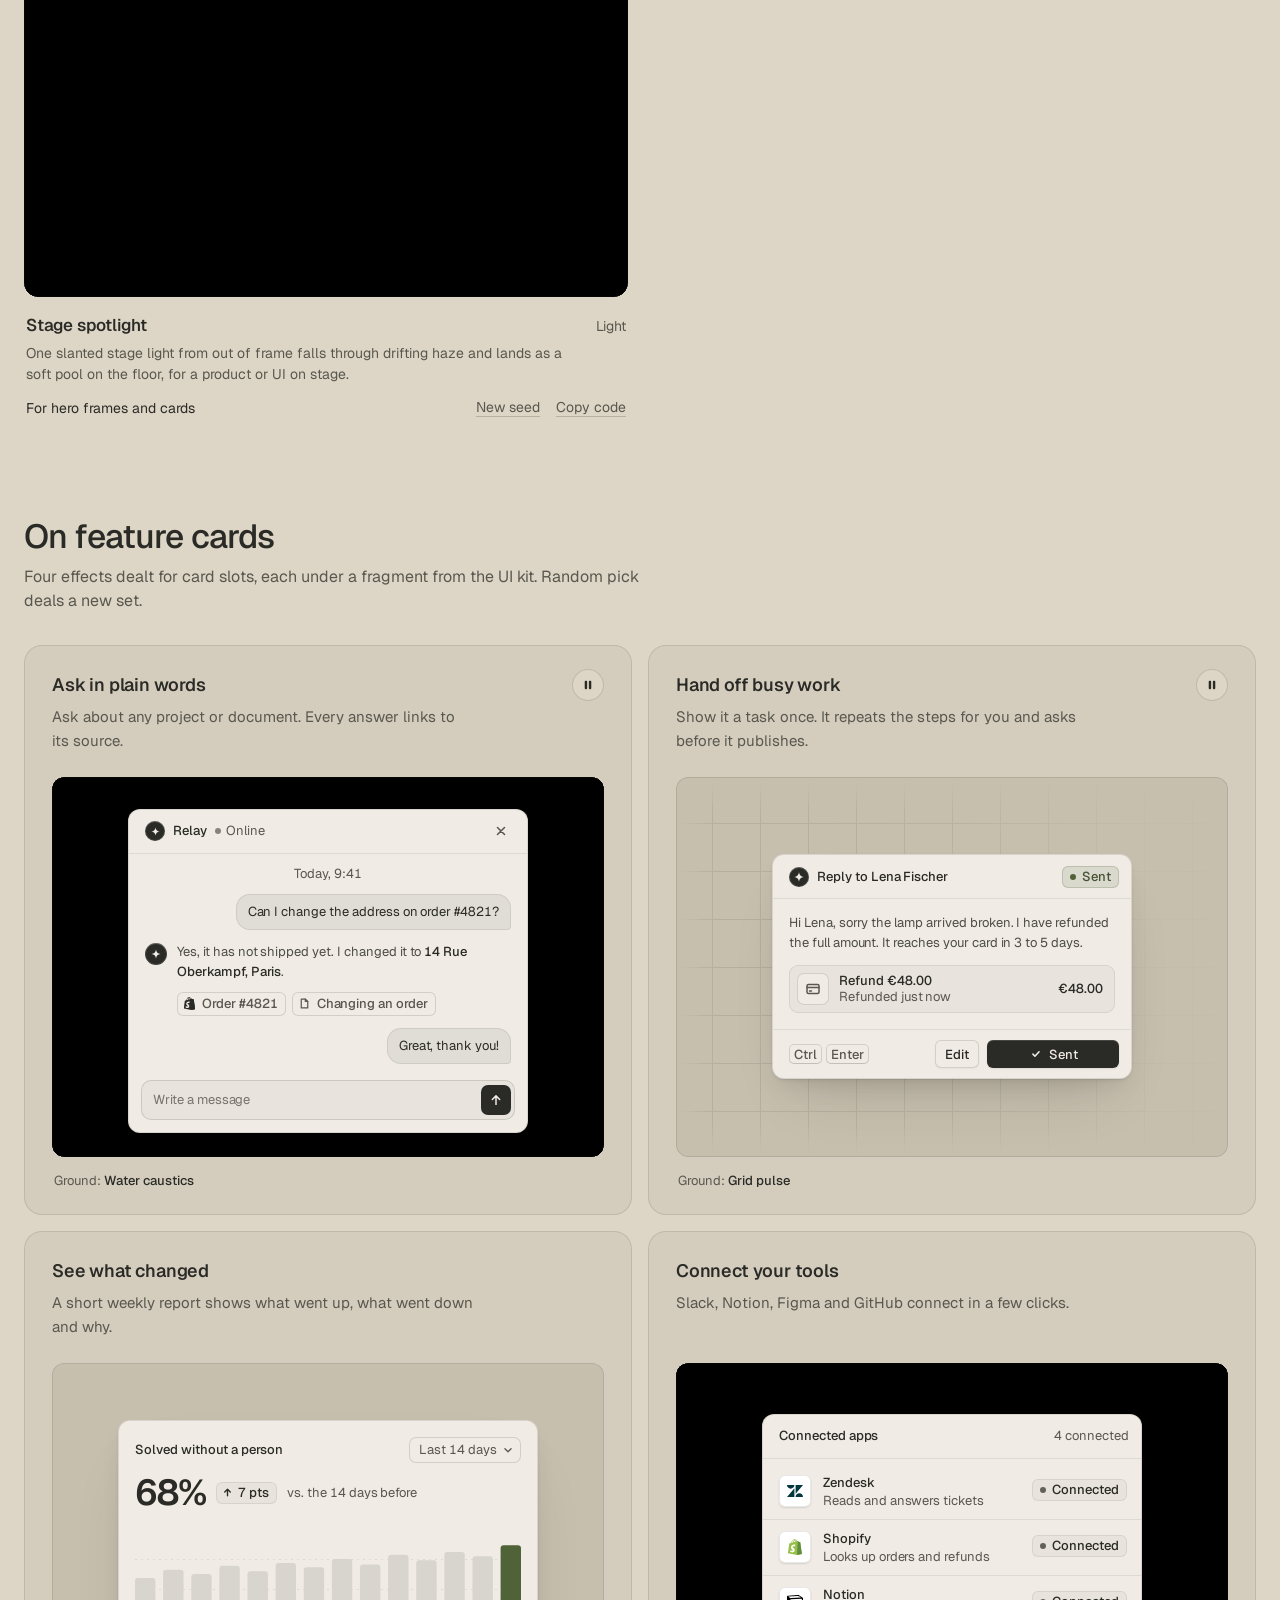
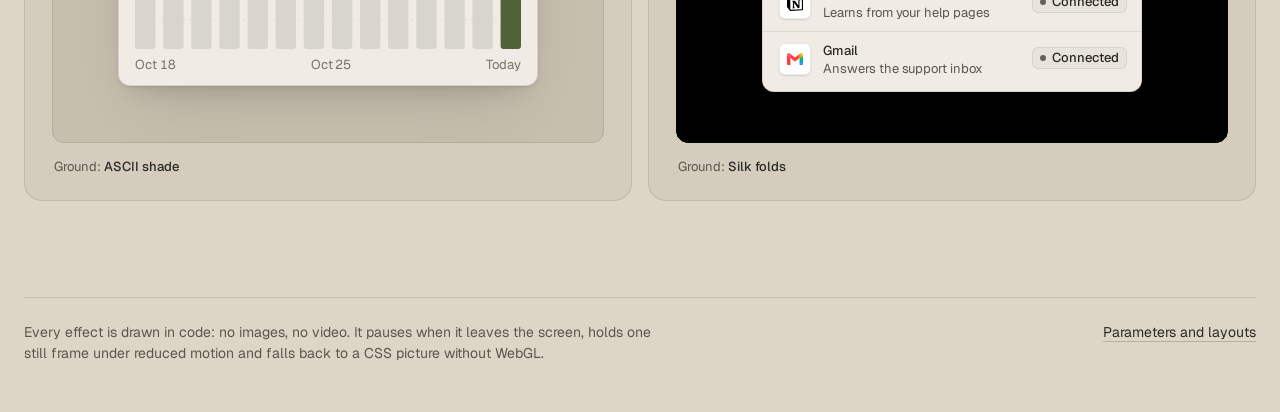
<file: landing/assets/effects/gallery.html>
<!doctype html>
<html lang="en">
<head>
<script>window.__tpGlMax = 16;   /* a gallery shows many live effects at once; a page of a site keeps the default 4 (fx.js) */</script>
<meta charset="utf-8">
<meta name="viewport" content="width=device-width, initial-scale=1">
<title>Effects library</title>
<meta name="description" content="Effects drawn in code for hero frames, feature cards and bands, in the page palette.">
<link rel="icon" href="data:,">
<link rel="preconnect" href="https://fonts.googleapis.com">
<link rel="preconnect" href="https://fonts.gstatic.com" crossorigin>
<link href="https://fonts.googleapis.com/css2?family=Geist:wght@100..900&family=Geist+Mono:wght@100..900&display=swap" rel="stylesheet">
<style>
  /* the page palette; the script sets these from the palette switcher */
  :root {
    --bg: #ddd6c6; --surface: #d2cab8; --ink: #2a2a26; --muted: #59574e; --accent: #4f6238; --accent-ink: #ffffff;
    --card: #d2cab8; --panel: #cbc3b1; --win: #eeebe3; --win-surface: #e4e0d6;
    color-scheme: light;
  }
  @media (prefers-color-scheme: dark) {
    :root:not([data-theme="light"]) {
      --bg: #0a0d14; --surface: #131824; --ink: #e9edf3; --muted: #8891a1; --accent: #5ab9fc; --accent-ink: #0a0d14;
      --card: #131824; --panel: #0a0d14; --win: #1d2230; --win-surface: #262c3b;
      color-scheme: dark;
    }
  }
  :root[data-theme="dark"] {
    --bg: #0a0d14; --surface: #131824; --ink: #e9edf3; --muted: #8891a1; --accent: #5ab9fc; --accent-ink: #0a0d14;
    --card: #131824; --panel: #0a0d14; --win: #1d2230; --win-surface: #262c3b;
    color-scheme: dark;
  }
  :root {
    --line: color-mix(in oklab, var(--ink) 12%, transparent);
    --line-2: color-mix(in oklab, var(--ink) 22%, transparent);
    --chip: color-mix(in oklab, var(--ink) 6%, var(--bg));
    --font: "Geist", ui-sans-serif, system-ui, -apple-system, "Segoe UI", Roboto, "Helvetica Neue", Arial, sans-serif;
    --mono: "Geist Mono", ui-monospace, "SFMono-Regular", Consolas, monospace;
    --wrap: 1320px;
    --gut: 24px;
  }
  * { box-sizing: border-box; }
  html { -webkit-text-size-adjust: 100%; scroll-behavior: smooth; }
  @media (prefers-reduced-motion: reduce) { html { scroll-behavior: auto; } }
  body {
    margin: 0; background: var(--bg); color: var(--ink);
    font: 15px/1.5 var(--font); -webkit-font-smoothing: antialiased; font-feature-settings: "ss01" 0;
    overflow-x: hidden;
  }
  button, select { font: inherit; color: inherit; }
  :focus-visible { outline: 2px solid var(--accent); outline-offset: 2px; }
  .wrap { max-width: calc(var(--wrap) + 2 * var(--gut)); margin: 0 auto; padding: 0 var(--gut); }

  /* top bar */
  .top { position: sticky; top: 0; z-index: 50; background: color-mix(in oklab, var(--bg) 86%, transparent);
    backdrop-filter: blur(16px) saturate(1.2); -webkit-backdrop-filter: blur(16px) saturate(1.2); border-bottom: 1px solid var(--line); }
  .top-in { display: flex; align-items: center; gap: 12px 8px; padding-top: 12px; padding-bottom: 12px; }
  .top-in .controls { margin-left: auto; }
  .brand { display: flex; align-items: baseline; gap: 12px; min-width: 0; }
  .brand b { font-size: 15px; font-weight: 600; letter-spacing: -0.01em; white-space: nowrap; }
  .brand span { color: var(--muted); font-size: 14px; white-space: nowrap; }
  .controls { display: flex; align-items: center; gap: 8px; flex-wrap: wrap; }
  .seg { display: inline-flex; padding: 3px; border-radius: 10px; background: var(--chip); box-shadow: inset 0 0 0 1px var(--line); }
  .seg button { height: 30px; border: 0; background: transparent; padding: 0 12px; border-radius: 7px; cursor: pointer; color: var(--muted); font-size: 14px; }
  .seg button[aria-pressed="true"] { background: var(--bg); color: var(--ink); box-shadow: 0 0 0 1px var(--line), 0 1px 2px rgb(0 0 0 / 0.08); }
  .btn, .select {
    height: 36px; padding: 0 14px; border-radius: 10px; border: 0; background: var(--bg); color: var(--ink);
    box-shadow: inset 0 0 0 1px var(--line-2); cursor: pointer; display: inline-flex; align-items: center; gap: 8px;
    font-size: 14px; font-weight: 500; white-space: nowrap;
  }
  .btn:hover, .select:hover { box-shadow: inset 0 0 0 1px color-mix(in oklab, var(--ink) 38%, transparent); }
  .btn--primary { background: var(--accent); color: var(--accent-ink); box-shadow: none; }
  .btn--primary:hover { box-shadow: none; background: color-mix(in oklab, var(--accent) 88%, var(--ink)); }
  .btn svg { width: 16px; height: 16px; flex: none; }
  .select { max-width: 220px; padding-right: 10px; }

  /* hero: a dealt hero effect with text in its calm area */
  .hero { position: relative; margin-top: 24px; height: clamp(480px, 68vh, 660px); border-radius: 20px; overflow: hidden;
    display: flex; flex-direction: column; justify-content: flex-end; }
  .hero::after, .stage::after, .panel::after { content: ""; position: absolute; inset: 0; border-radius: inherit; box-shadow: inset 0 0 0 1px var(--line); pointer-events: none; z-index: 2; }
  .hero-copy { position: relative; z-index: 1; padding: 56px; max-width: 760px; }
  .hero h1 { max-width: 9.5em; margin: 0 0 18px; font-size: clamp(38px, 3.4vw + 10px, 62px); line-height: 1.02; letter-spacing: -0.035em; font-weight: 520; text-wrap: balance; }
  .hero p { margin: 0; max-width: 44ch; font-size: 18px; line-height: 28px; color: var(--muted); text-wrap: pretty; }
  .hero-tag { position: absolute; right: 20px; bottom: 20px; z-index: 3; }
  .tag { display: inline-flex; align-items: center; gap: 8px; height: 30px; padding: 0 12px; border-radius: 999px; font-size: 13px;
    background: color-mix(in oklab, var(--bg) 82%, transparent); color: var(--ink); box-shadow: inset 0 0 0 1px var(--line);
    backdrop-filter: blur(10px); -webkit-backdrop-filter: blur(10px); white-space: nowrap; }
  .tag span { color: var(--muted); }

  /* sections */
  section { padding-top: 96px; }
  .sec-head { display: flex; align-items: flex-end; justify-content: space-between; gap: 24px 48px; flex-wrap: wrap; margin-bottom: 32px; }
  .sec-head h2 { margin: 0 0 10px; font-size: clamp(28px, 1.2vw + 18px, 36px); line-height: 1.1; letter-spacing: -0.025em; font-weight: 520; }
  .sec-head p { margin: 0; color: var(--muted); max-width: 56ch; font-size: 16px; line-height: 24px; text-wrap: pretty; }
  .filters { display: flex; flex-wrap: wrap; gap: 6px; }
  .filters button { height: 32px; padding: 0 12px; border-radius: 999px; border: 0; cursor: pointer; font-size: 14px; color: var(--muted);
    background: transparent; box-shadow: inset 0 0 0 1px var(--line); }
  .filters button b { font-weight: 500; }
  .filters button span { margin-left: 6px; font-variant-numeric: tabular-nums; opacity: 0.75; }
  .filters button[aria-pressed="true"] { background: var(--ink); color: var(--bg); box-shadow: none; }

  /* the grid of every effect: one size of tile, labels under the picture */
  .grid { display: grid; grid-template-columns: repeat(2, minmax(0, 1fr)); gap: 48px 24px; }
  .tile { min-width: 0; display: flex; flex-direction: column; }
  .tile[hidden] { display: none; }
  .stage { position: relative; aspect-ratio: 3 / 2; border-radius: 14px; overflow: hidden; background: var(--bg); }
  .badge { position: absolute; top: 12px; left: 12px; z-index: 3; }
  .info { padding: 16px 2px 0; display: grid; gap: 6px; }
  .info-top { display: flex; align-items: baseline; justify-content: space-between; gap: 16px; }
  .info h3 { margin: 0; font-size: 17px; line-height: 24px; font-weight: 560; letter-spacing: -0.01em; }
  .fam { flex: none; font-size: 14px; color: var(--muted); }
  .look { margin: 0; color: var(--muted); font-size: 14px; line-height: 21px; max-width: 62ch; min-height: 42px;
    display: -webkit-box; -webkit-line-clamp: 2; -webkit-box-orient: vertical; overflow: hidden; }
  .info-foot { display: flex; align-items: center; justify-content: space-between; gap: 16px; margin-top: 2px; }
  .for { margin: 0; font-size: 14px; line-height: 20px; }
  .links { flex: none; display: flex; gap: 16px; }
  .links button { border: 0; background: none; padding: 4px 0; cursor: pointer; font-size: 14px; color: var(--muted);
    text-decoration: underline; text-decoration-color: var(--line-2); text-underline-offset: 4px; }
  .links button:hover { color: var(--ink); text-decoration-color: currentColor; }

  /* feature cards: an effect ground in the inset panel and a UI fragment on top */
  .cards { display: grid; grid-template-columns: repeat(2, minmax(0, 1fr)); gap: 16px; }
  .card { background: var(--card); border-radius: 18px; padding: 28px 28px 24px; box-shadow: inset 0 0 0 1px var(--line); display: flex; flex-direction: column; min-width: 0; }
  .card h3 { margin: 0 0 8px; font-size: 18px; line-height: 24px; font-weight: 560; letter-spacing: -0.01em; }
  .card > p:not(.ground) { margin: 0; color: var(--muted); font-size: 15px; line-height: 24px; max-width: 44ch; min-height: 48px; text-wrap: pretty; }
  .panel { position: relative; margin-top: 24px; height: 380px; border-radius: 12px; overflow: hidden; display: grid; place-items: center; padding: 32px; }
  .panel--bleed { place-items: end center; padding-bottom: 0; }
  .panel--bleed > .slot { margin-bottom: -48px; }
  .slot { position: relative; z-index: 1; max-width: 100%;
    --ui-font: var(--font); --ui-mono: var(--mono); --ui-radius: 12px;
    --fx-bg: var(--win); --fx-surface: var(--win-surface); --fx-ink: var(--ink); --fx-muted: var(--muted);
    --fx-accent: var(--accent); --fx-accent-ink: var(--accent-ink); }
  .ground { margin: 14px 2px 0; font-size: 13px; line-height: 20px; color: var(--muted); }
  .ground b { font-weight: 500; color: var(--ink); }

  .foot { padding-top: 96px; padding-bottom: 48px; }
  .foot-in > div { border-top: 1px solid var(--line); padding-top: 24px; display: flex; justify-content: space-between; gap: 16px 48px; flex-wrap: wrap; color: var(--muted); font-size: 14px; }
  .foot-in p { margin: 0; max-width: 72ch; }
  .foot a { color: var(--ink); text-underline-offset: 4px; text-decoration-color: var(--line-2); }
  .empty { padding: 64px 0; color: var(--muted); }

  .toast { position: fixed; left: 50%; bottom: 24px; z-index: 60; transform: translate(-50%, 16px); opacity: 0; pointer-events: none;
    max-width: calc(100vw - 32px); padding: 10px 16px; border-radius: 12px; background: var(--ink); color: var(--bg); font-size: 14px;
    transition: opacity .2s ease, transform .2s ease; }
  .toast.on { opacity: 1; transform: translate(-50%, 0); }

  @media (max-width: 1080px) {
    .hero-copy { padding: 40px; }
  }
  @media (max-width: 860px) {
    .grid, .cards { grid-template-columns: minmax(0, 1fr); }
    .grid { gap: 40px; }
  }
  @media (max-width: 720px) {
    :root { --gut: 16px; }
    .top { position: static; }
    .brand span, .select { display: none; }
    .top-in { display: grid; grid-template-columns: 1fr auto; grid-template-areas: "brand deal" "controls controls"; }
    .brand { grid-area: brand; }
    #deal { grid-area: deal; }
    .top-in .controls { grid-area: controls; margin-left: 0; flex-wrap: nowrap; }
    .seg { flex: 1; }
    .seg button { flex: 1; }
    .hero { margin-top: 16px; height: 560px; border-radius: 16px; }
    .hero-copy { padding: 28px 24px 72px; }
    .hero p { font-size: 16px; line-height: 24px; }
    .hero-tag { left: 24px; right: auto; bottom: 20px; }
    section { padding-top: 72px; }
    .card { padding: 20px; }
    .panel { height: 340px; padding: 20px 16px; }
    .info-foot { flex-wrap: wrap; }
  }
</style>
</head>
<body>
<header class="top">
  <div class="wrap top-in">
    <div class="brand"><b>Effects library</b><span id="count"></span></div>
    <div class="controls">
      <div class="seg" role="group" aria-label="Palette kind">
        <button type="button" data-kind="light">Light</button>
        <button type="button" data-kind="dark">Dark</button>
        <button type="button" data-kind="colour">Colour</button>
      </div>
      <select class="select" id="pal" aria-label="Palette"></select>
      <button type="button" class="btn" id="pause" aria-pressed="false">Pause</button>
    </div>
    <button type="button" class="btn btn--primary" id="deal">
        <svg viewBox="0 0 16 16" aria-hidden="true"><path d="M2.5 4.5h2.2c1.2 0 2 .6 2.7 1.6l1.2 1.8c.7 1 1.5 1.6 2.7 1.6h2.2M11.6 2.5l2 2-2 2M2.5 11.5h2.2c.9 0 1.6-.3 2.2-.9M11.6 9.5l2 2-2 2M9.3 5.4c.6-.6 1.3-.9 2.1-.9" fill="none" stroke="currentColor" stroke-width="1.5" stroke-linecap="round" stroke-linejoin="round"/></svg>
        Random pick
    </button>
  </div>
</header>

<main>
  <div class="wrap">
    <div class="hero" id="hero">
      <div class="hero-copy">
        <h1>Effects for hero frames and feature cards</h1>
        <p id="lede">Grain, dither, mesh, light, liquid, pattern and material grounds, drawn in code. Every colour comes from the page palette, and each page is dealt its own at random.</p>
      </div>
      <div class="hero-tag"><span class="tag" id="hero-tag"><span>Hero</span> <b></b></span></div>
    </div>
  </div>

  <section id="all">
    <div class="wrap">
      <div class="sec-head">
        <div>
          <h2>All effects</h2>
          <p>Each one live, in the palette above. A tile names the effect, its family and the slots it is made for.</p>
        </div>
        <div class="filters" id="filters" role="group" aria-label="Family"></div>
      </div>
      <div class="grid" id="grid"></div>
    </div>
  </section>

  <section id="cards">
    <div class="wrap">
      <div class="sec-head">
        <div>
          <h2>On feature cards</h2>
          <p>Four effects dealt for card slots, each under a fragment from the UI kit. Random pick deals a new set.</p>
        </div>
      </div>
      <div class="cards">
        <article class="card">
          <h3>Ask in plain words</h3>
          <p>Ask about any project or document. Every answer links to its source.</p>
          <div class="panel" data-card="0"><div class="slot" data-ui-load="chat"></div></div>
          <p class="ground">Ground: <b></b></p>
        </article>
        <article class="card">
          <h3>Hand off busy work</h3>
          <p>Show it a task once. It repeats the steps for you and asks before it publishes.</p>
          <div class="panel" data-card="1"><div class="slot" data-ui-load="cursor"></div></div>
          <p class="ground">Ground: <b></b></p>
        </article>
        <article class="card">
          <h3>See what changed</h3>
          <p>A short weekly report shows what went up, what went down and why.</p>
          <div class="panel" data-card="2"><div class="slot" data-ui-load="stat"></div></div>
          <p class="ground">Ground: <b></b></p>
        </article>
        <article class="card">
          <h3>Connect your tools</h3>
          <p>Slack, Notion, Figma and GitHub connect in a few clicks.</p>
          <div class="panel" data-card="3"><div class="slot" data-ui-load="integrations"></div></div>
          <p class="ground">Ground: <b></b></p>
        </article>
      </div>
    </div>
  </section>

  <footer class="foot">
    <div class="wrap foot-in"><div>
      <p>Every effect is drawn in code: no images, no video. It pauses when it leaves the screen, holds one still frame under reduced motion and falls back to a CSS picture without WebGL.</p>
      <p><a id="lab" href="lab.html">Parameters and layouts</a></p>
    </div></div>
  </footer>
</main>
<div class="toast" id="toast" role="status" aria-live="polite"></div>

<script id="paths" type="application/json">{"fx": "./", "ui": "../ui/"}</script>
<script id="palettes" type="application/json">[{"id":"white-link-blue","name":"Sheet and biro","bg":"#ffffff","surface":"#f4f4f4","ink":"#111111","muted":"#6b6b6b","accent":"#1a4be0","accentInk":"#ffffff"},{"id":"cool-white-slate","name":"Frost and slate","bg":"#f7f9fa","surface":"#ecf0f2","ink":"#1f3038","muted":"#5d6b72","accent":"#0d7480","accentInk":"#ffffff"},{"id":"rose-grey-green","name":"Rose grey, green","bg":"#ebe5e3","surface":"#e1dad7","ink":"#2b2622","muted":"#6a615d","accent":"#0f7d45","accentInk":"#ffffff"},{"id":"paper-grey-brass","name":"Newsprint and brass","bg":"#e8e8e3","surface":"#dcdcd6","ink":"#181715","muted":"#63625c","accent":"#bfb21a","accentInk":"#181715"},{"id":"stone-blueprint","name":"Stone and blueprint","bg":"#dfdedb","surface":"#d3d2ce","ink":"#26251e","muted":"#5f5d55","accent":"#2456d6","accentInk":"#ffffff"},{"id":"white-navy-tab","name":"Navy on white","bg":"#ffffff","surface":"#f4f4f2","ink":"#1f2b4d","muted":"#6a7186","accent":"#f7941d","accentInk":"#1f2b4d"},{"id":"three-stones","name":"Three stones","bg":"#eeecea","surface":"#e4e1dd","ink":"#333231","muted":"#6b6763","accent":"#5c6b54","accentInk":"#ffffff"},{"id":"putty-black-teal","name":"Putty and black","bg":"#dedad3","surface":"#d3cec6","ink":"#0a0a0a","muted":"#5c5852","accent":"#256f82","accentInk":"#ffffff"},{"id":"moss-sand","name":"Sand and moss","bg":"#ddd6c6","surface":"#d2cab8","ink":"#2a2a26","muted":"#59574e","accent":"#4f6238","accentInk":"#ffffff"},{"id":"green-mat-chocolate","name":"Bone, green, chocolate","bg":"#e5e1d8","surface":"#dad5ca","ink":"#2a1d17","muted":"#6b5b51","accent":"#456f3a","accentInk":"#ffffff"},{"id":"lunar-grey-bronze","name":"Lunar and bronze","bg":"#111111","surface":"#1c1c1c","ink":"#f2f2f2","muted":"#8f8f8f","accent":"#a08672","accentInk":"#111111"},{"id":"blue-black-cornflower","name":"Night and sky blue","bg":"#0a0d14","surface":"#131824","ink":"#e9edf3","muted":"#8891a1","accent":"#5ab9fc","accentInk":"#0a0d14"},{"id":"green-black-bone","name":"Green-black and bone","bg":"#161c1a","surface":"#1f2725","ink":"#e3e2da","muted":"#8e948d","accent":"#9fc7b8","accentInk":"#161c1a"},{"id":"black-crimson","name":"Black and crimson","bg":"#0a0a0a","surface":"#151515","ink":"#efefef","muted":"#8c8c8c","accent":"#b11226","accentInk":"#ffffff"},{"id":"forest-pale-lime","name":"Forest and lime","bg":"#0f1f10","surface":"#162a17","ink":"#ffffff","muted":"#9aa39a","accent":"#c6f19d","accentInk":"#0f1f10"},{"id":"charcoal-room-sage","name":"Charcoal and sage","bg":"#1c1c1c","surface":"#262626","ink":"#f1f1ef","muted":"#9a9b96","accent":"#8fa68e","accentInk":"#1c1c1c"},{"id":"warm-black-gold","name":"Warm black, gold","bg":"#0c0a08","surface":"#181512","ink":"#ffffff","muted":"#8f8a84","accent":"#c9a45a","accentInk":"#0c0a08"},{"id":"graphite-safety-orange","name":"Graphite and orange","bg":"#18191b","surface":"#222427","ink":"#eff0f1","muted":"#9c9ea3","accent":"#ff4a1f","accentInk":"#18191b"},{"id":"soot-pale-lime","name":"Soot and lime","bg":"#0f0f0f","surface":"#1a1a1a","ink":"#ffffff","muted":"#8f8f8f","accent":"#dafa9c","accentInk":"#0f0f0f"},{"id":"plum-black-pink","name":"Plum-black and pink","bg":"#0d060b","surface":"#1b0e17","ink":"#ffffff","muted":"#9a8f97","accent":"#ff488b","accentInk":"#0d060b"},{"id":"white-signal-red","name":"Signal red, white","bg":"#ffffff","surface":"#f2f2f2","ink":"#0a0a0a","muted":"#6b6b6b","accent":"#d92b21","accentInk":"#ffffff"},{"id":"white-mint-tiles","name":"Greys and mint","bg":"#ffffff","surface":"#f3f3f3","ink":"#232323","muted":"#6e6e6e","accent":"#a1ffcb","accentInk":"#232323"},{"id":"cool-grey-cobalt","name":"Cool grey, cobalt","bg":"#eef0f3","surface":"#e2e5ea","ink":"#0b0c0e","muted":"#5d6470","accent":"#1f2de6","accentInk":"#ffffff"},{"id":"offwhite-bottle-yellow","name":"Bottle ink, yellow","bg":"#f7f7f7","surface":"#ebebeb","ink":"#0d2a1c","muted":"#5f6b64","accent":"#f6e016","accentInk":"#0d2a1c"},{"id":"teal-on-paper","name":"Teal on paper","bg":"#f7f9f8","surface":"#ebf0ee","ink":"#06525c","muted":"#2f737d","accent":"#06525c","accentInk":"#f7f9f8"},{"id":"navy-pink","name":"Navy and pink","bg":"#1a2039","surface":"#212846","ink":"#f9a3c0","muted":"#b9879c","accent":"#f9a3c0","accentInk":"#1a2039"},{"id":"blush-aubergine","name":"Blush and aubergine","bg":"#edccbe","surface":"#e8c2b2","ink":"#351a2b","muted":"#6c4857","accent":"#351a2b","accentInk":"#edccbe"},{"id":"cobalt-on-sand","name":"Cobalt on sand","bg":"#e6dbc7","surface":"#ddd0b9","ink":"#062b8a","muted":"#3a5aa8","accent":"#062b8a","accentInk":"#e6dbc7"},{"id":"oxblood-grey","name":"Oxblood and grey","bg":"#e2e2e2","surface":"#d6d6d6","ink":"#7d0c14","muted":"#7a4a4e","accent":"#7d0c14","accentInk":"#e2e2e2"},{"id":"olive-on-bone","name":"Olive on bone","bg":"#ecebe7","surface":"#e1dfd9","ink":"#38450f","muted":"#5d683a","accent":"#38450f","accentInk":"#ecebe7"},{"id":"burgundy-bubblegum","name":"Burgundy and bubblegum","bg":"#3d0012","surface":"#4d0519","ink":"#ff99d3","muted":"#c77aa0","accent":"#ff99d3","accentInk":"#3d0012"},{"id":"bottle-green-gold","name":"Bottle green, gold","bg":"#133621","surface":"#1a4429","ink":"#f4d96c","muted":"#b3a55e","accent":"#f4d96c","accentInk":"#133621"},{"id":"cobalt-field","name":"Cobalt field","bg":"#0034eb","surface":"#002fd6","ink":"#ffffff","muted":"#dfe4f2","accent":"#e9e34a","accentInk":"#111111"},{"id":"mustard-field","name":"Mustard and black","bg":"#e1ac10","surface":"#cd9d0f","ink":"#0b0b0b","muted":"#4d3d0a","accent":"#24338f","accentInk":"#ffffff"},{"id":"carmine-field","name":"Carmine field","bg":"#9c1220","surface":"#8a101c","ink":"#ffffff","muted":"#f0b9bd","accent":"#ffd9dc","accentInk":"#9c1220"},{"id":"pink-field-lime","name":"Bubblegum and lime","bg":"#ff87ab","surface":"#ff739d","ink":"#0a0a0a","muted":"#6b1f3a","accent":"#def915","accentInk":"#0a0a0a"},{"id":"sky-field-navy","name":"Sky and navy","bg":"#6bb4ee","surface":"#7dbdf0","ink":"#0e1822","muted":"#1b3d5c","accent":"#ff5a1f","accentInk":"#0e1822"},{"id":"orange-field-black","name":"Orange and black","bg":"#ff7a1f","surface":"#ff8633","ink":"#050f16","muted":"#5a2306","accent":"#050f16","accentInk":"#ff7a1f"},{"id":"tobacco-olive","name":"Tobacco and olive","bg":"#472913","surface":"#55321a","ink":"#e4e0cf","muted":"#b39f84","accent":"#525e1b","accentInk":"#e4e0cf"},{"id":"poster-chapters","name":"Poster chapters","bg":"#e6e0d2","surface":"#dcd5c5","ink":"#1a1a1a","muted":"#5f5b52","accent":"#18bc42","accentInk":"#1a1a1a"},{"id":"blue-red-black","name":"Blue, red, black","bg":"#ffffff","surface":"#f3f3f3","ink":"#0a0a0a","muted":"#6b6b6b","accent":"#1f30e0","accentInk":"#ffffff"},{"id":"charcoal-primaries","name":"Charcoal and primaries","bg":"#191919","surface":"#242424","ink":"#ffffff","muted":"#9a9a9a","accent":"#0c7866","accentInk":"#ffffff"},{"id":"ultramarine-yellow","name":"Ultramarine and yellow","bg":"#1423b8","surface":"#1220a6","ink":"#ffffff","muted":"#e4e2d6","accent":"#1fc27a","accentInk":"#0a0a0a"},{"id":"candy-chapters","name":"Candy chapters","bg":"#ffd249","surface":"#f5c63c","ink":"#0a0a0a","muted":"#5e4a0a","accent":"#f53fd6","accentInk":"#0a0a0a"},{"id":"orange-sky-lime","name":"Orange, sky, lime","bg":"#ff8126","surface":"#ff8d3a","ink":"#111111","muted":"#5c2a05","accent":"#de194b","accentInk":"#ffffff"},{"id":"post-red-mustard","name":"Post red, mustard","bg":"#e2dccf","surface":"#d7d0c1","ink":"#2a1110","muted":"#6b524c","accent":"#4a6f84","accentInk":"#ffffff"},{"id":"mint-orange-grey","name":"Grey, mint, orange","bg":"#ffffff","surface":"#f5f5f5","ink":"#000000","muted":"#666666","accent":"#a7ff9c","accentInk":"#000000"},{"id":"report-blocks","name":"Report blocks","bg":"#ffffff","surface":"#f6f6f6","ink":"#000000","muted":"#5f5f5f","accent":"#fe7141","accentInk":"#000000"},{"id":"card-pastels","name":"Card pastels","bg":"#f7f7f5","surface":"#ebebe8","ink":"#000000","muted":"#666662","accent":"#d0106f","accentInk":"#ffffff"},{"id":"mint-pink-accounts","name":"Mint and pink","bg":"#f8f8f8","surface":"#eeeeee","ink":"#0a0a0a","muted":"#6a6a6a","accent":"#1f6b3a","accentInk":"#ffffff"},{"id":"swap-pastels","name":"Swapping pastels","bg":"#c3d7e5","surface":"#d0e0eb","ink":"#141414","muted":"#4a5068","accent":"#0f5257","accentInk":"#ffffff"},{"id":"blush-sage-slate","name":"Blush, sage, slate","bg":"#a6b3bc","surface":"#b2bdc5","ink":"#1c1c1c","muted":"#38424a","accent":"#2c3620","accentInk":"#e3e2da"},{"id":"candy-on-black","name":"Candy on black","bg":"#000000","surface":"#0d0d0d","ink":"#ffffff","muted":"#999999","accent":"#93f1f7","accentInk":"#000000"},{"id":"sky-sand","name":"Sky and sand","bg":"#cbe4f2","surface":"#bcdcee","ink":"#0a0a0a","muted":"#44606e","accent":"#b0298f","accentInk":"#ffffff"},{"id":"studio-grey","name":"Studio grey","bg":"#a8a8aa","surface":"#b4b4b6","ink":"#0e0e0e","muted":"#3a3a3c","accent":"#1f5c49","accentInk":"#ffffff"},{"id":"walnut-tan","name":"Walnut and tan","bg":"#2b2216","surface":"#382d1e","ink":"#e4e2da","muted":"#a39a8b","accent":"#bda38b","accentInk":"#2b2216"}]</script>
<script id="presets" type="application/json">{"light":"moss-sand","dark":"blue-black-cornflower","colour":"cobalt-field"}</script>
<script type="module">
  const $ = s => document.querySelector(s);
  const PATHS = JSON.parse($('#paths').textContent);
  const PALETTES = JSON.parse($('#palettes').textContent);
  const PRESETS = JSON.parse($('#presets').textContent);
  const byId = Object.fromEntries(PALETTES.map(p => [p.id, p]));
  const q = new URLSearchParams(location.search);

  const [{ default: fx }, { pick }] = await Promise.all([import(PATHS.fx + 'fx.js'), import(PATHS.fx + 'pick.js')]);
  const ui = await import(PATHS.ui + 'ui.js').then(m => m.default).catch(() => null);

  $('#lab').href = PATHS.fx + 'lab.html';
  if (q.has('fallback')) fx.config.forceFallback = true;
  if (q.has('webgl1')) fx.config.forceWebGL1 = true;
  if (q.has('time')) fx.setClock(+q.get('time'));

  const FAMILIES = { grain: 'Grain', dither: 'Dither', mesh: 'Mesh', light: 'Light', liquid: 'Liquid', pattern: 'Pattern', material: 'Material', photo: 'Photo' };
  const ORDER = Object.keys(FAMILIES);
  const SLOT_WORDS = { hero: 'hero frames', card: 'cards', band: 'bands', footer: 'footers' };
  const SLOT_ORDER = ['hero', 'card', 'band', 'footer'];
  const KIND_WORDS = { light: 'light', dark: 'dark', colour: 'colour' };
  // seeds that show each effect well in the grid; New seed on a tile deals another
  const SEEDS = {};
  const famName = f => FAMILIES[f] || f[0].toUpperCase() + f.slice(1);
  const andList = a => (a.length < 2 ? a.join('') : `${a.slice(0, -1).join(', ')} and ${a[a.length - 1]}`);

  const tiles = [];
  const cards = [...document.querySelectorAll('[data-card]')].map(el => ({ el, label: el.parentElement.querySelector('.ground b'), ctrl: null, id: null }));
  const hero = { el: $('#hero'), label: $('#hero-tag b'), ctrl: null, id: null };
  let index = null, palette = null, kind = 'light', paused = false, family = q.get('family') || '';

  /* ---------------------------------------------------------------- palette */
  function initialPalette() {
    const key = q.get('palette');
    if (key) return byId[PRESETS[key] || key] || byId[PRESETS.light];
    const dark = window.matchMedia && matchMedia('(prefers-color-scheme: dark)').matches;
    return byId[PRESETS[dark ? 'dark' : 'light']] || PALETTES[0];
  }
  // the card, its inset panel and the UI window on it, all from the page palette
  function derived(p, k) {
    const c = fx.color;
    if (k === 'light') return { card: c.mix(p.bg, p.ink, 0.045), panel: c.mix(p.surface, p.ink, 0.06), win: c.mix(p.bg, '#ffffff', 0.55), winSurface: c.mix(p.bg, '#ffffff', 0.25) };
    if (k === 'dark') return { card: c.mix(p.bg, p.ink, 0.05), panel: p.bg, win: c.mix(p.surface, p.ink, 0.07), winSurface: c.mix(p.surface, p.ink, 0.12) };
    return { card: c.mix(p.bg, p.ink, 0.07), panel: p.bg, win: c.mix(p.surface, p.ink, 0.12), winSurface: c.mix(p.surface, p.ink, 0.18) };
  }
  const cardPalette = () => { const d = derived(palette, kind); return fx.normalizePalette({ ...palette, bg: d.panel, surface: d.card }); };

  function applyVars() {
    const r = document.documentElement;
    const d = derived(palette, kind);
    const vars = { bg: palette.bg, surface: palette.surface, ink: palette.ink, muted: palette.muted, accent: palette.accent, 'accent-ink': palette.accentInk,
      card: d.card, panel: d.panel, win: d.win, 'win-surface': d.winSurface };
    for (const [k, v] of Object.entries(vars)) r.style.setProperty('--' + k, v);
    r.dataset.theme = kind === 'light' ? 'light' : 'dark';
    r.style.colorScheme = kind === 'light' ? 'light' : 'dark';
    for (const b of document.querySelectorAll('.seg button')) b.setAttribute('aria-pressed', String(b.dataset.kind === kind));
    $('#pal').value = palette.id;
  }

  // a controller may come back as a promise when the effect remounts to change colour
  function hold(holder, result) {
    if (result && typeof result.then === 'function') result.then(c => { holder.ctrl = c; if (paused) c.pause(); });
  }

  function setPalette(p) {
    const before = kind;
    palette = p;
    kind = fx.paletteKind(p);
    applyVars();
    if (kind !== before) order();
    const pal = fx.normalizePalette(p);
    for (const t of tiles) {
      fitBadge(t);
      if (t.ctrl) hold(t, t.ctrl.setPalette(pal));
    }
    if (kind !== before) deal();
    else {
      if (hero.ctrl) hold(hero, hero.ctrl.setPalette(pal));
      for (const c of cards) if (c.ctrl) hold(c, c.ctrl.setPalette(cardPalette()));
    }
    syncUrl();
  }

  /* ---------------------------------------------------------------- tiles */
  function fitBadge(t) {
    const fits = t.meta.palettes.includes(kind);
    t.badge.hidden = fits;
    if (!fits) t.badge.querySelector('.tag').textContent = `Made for ${andList(t.meta.palettes.map(k => KIND_WORDS[k]))} pages`;
  }
  function snippet(t) {
    return `<div data-fx="${t.meta.id}" data-fx-seed="${t.seed}"></div>`;
  }
  function buildTile(meta) {
    const el = document.createElement('article');
    el.className = 'tile';
    el.dataset.id = meta.id;
    el.dataset.family = meta.family;
    el.innerHTML = `
      <div class="stage"><div class="badge" hidden><span class="tag"></span></div></div>
      <div class="info">
        <div class="info-top"><h3></h3><span class="fam"></span></div>
        <p class="look"></p>
        <div class="info-foot"><p class="for"></p><div class="links"><button type="button" data-act="seed">New seed</button><button type="button" data-act="copy">Copy code</button></div></div>
      </div>`;
    el.querySelector('h3').textContent = meta.name;
    el.querySelector('.fam').textContent = famName(meta.family);
    el.querySelector('.look').textContent = meta.look;
    const slots = SLOT_ORDER.filter(s => meta.bestOn.includes(s)).map(s => SLOT_WORDS[s]);
    // an effect with "random": false is a literal subject: the random pick never deals it
    el.querySelector('.for').textContent = `For ${andList(slots)}${meta.motion === 'still' ? ', still' : ''}${meta.random === false ? '. Chosen on purpose, never dealt' : ''}`;
    const t = { meta, el, stage: el.querySelector('.stage'), badge: el.querySelector('.badge'), seed: SEEDS[meta.id] ?? 100 + fx.hashSeed(meta.id) % 900, ctrl: null };
    el.querySelector('[data-act="seed"]').addEventListener('click', () => { t.seed = Math.floor(Math.random() * 10000); mountTile(t); });
    el.querySelector('[data-act="copy"]').addEventListener('click', async () => {
      const code = snippet(t);
      try { await navigator.clipboard.writeText(code); toast('Copied ' + code); }
      catch (_) { toast(code, 4000); }
    });
    return t;
  }
  async function mountTile(t) {
    try {
      t.ctrl = await fx.mount(t.stage, t.meta.id, { palette: fx.normalizePalette(palette), seed: t.seed });
      if (paused) t.ctrl.pause();
    } catch (err) { console.warn(`${t.meta.id}:`, err); }
  }

  function buildFilters() {
    const box = $('#filters');
    const counts = {};
    for (const e of index.effects) counts[e.family] = (counts[e.family] || 0) + 1;
    const fams = [...ORDER.filter(f => counts[f]), ...Object.keys(counts).filter(f => !ORDER.includes(f))];
    const make = (key, label, n) => {
      const b = document.createElement('button');
      b.type = 'button';
      b.dataset.family = key;
      b.innerHTML = '<b></b><span></span>';
      b.querySelector('b').textContent = label;
      b.querySelector('span').textContent = n;
      b.addEventListener('click', () => { family = key; filter(); syncUrl(); });
      box.append(b);
    };
    make('', 'All', index.effects.length);
    for (const f of fams) make(f, famName(f), counts[f]);
  }
  // effects made for this palette kind first, in family order; the others after them
  function order() {
    const grid = $('#grid');
    const fits = t => t.meta.palettes.includes(kind);
    for (const t of [...tiles.filter(fits), ...tiles.filter(t => !fits(t))]) grid.append(t.el);
  }
  function filter() {
    if (family && !tiles.some(t => t.meta.family === family)) family = '';
    for (const t of tiles) t.el.hidden = !!family && t.meta.family !== family;
    for (const b of document.querySelectorAll('#filters button')) b.setAttribute('aria-pressed', String(b.dataset.family === family));
  }

  /* ---------------------------------------------------------------- random pick */
  const HISTORY_KEY = 'fx-gallery-history';
  function readHistory() {
    try { const h = JSON.parse(localStorage.getItem(HISTORY_KEY) || '[]'); return Array.isArray(h) ? h : []; } catch (_) { return []; }
  }
  function writeHistory(h) {
    try { localStorage.setItem(HISTORY_KEY, JSON.stringify(h.slice(-100))); } catch (_) { /* no storage: picks are still spread within a deal */ }
  }
  let dealSeed = q.get('deal') || null;
  async function deal(seed) {
    const history = readHistory();
    let dealt;
    try {
      // a seed from the address deals the same set every time, so it ignores this browser's history
      dealt = pick(index.effects, { palette: kind, slots: ['hero', 'card', 'card', 'card', 'card'], history: seed == null ? history : [], seed: seed ?? undefined });
    } catch (err) { toast(err.message); return; }
    if (seed == null) writeHistory([...history, ...dealt.picks.map(p => p.id)]);
    dealSeed = dealt.seed;
    const n = fx.hashSeed(dealt.seed);
    const [h, ...rest] = dealt.picks;
    const jobs = [];
    hero.id = h.id;
    hero.label.textContent = nameOf(h.id);
    // the effect keeps the area under the hero's text calm
    const fr = hero.el.getBoundingClientRect(), tr = hero.el.querySelector('.hero-copy h1').getBoundingClientRect();
    const tp = hero.el.querySelector('.hero-copy p').getBoundingClientRect();
    const calm = fr.width ? { calmX: Math.min(0.8, Math.max(0.15, (tr.left + Math.min(tr.width, tp.width) * 0.42 - fr.left) / fr.width)), calmY: Math.min(0.85, Math.max(0.3, ((tr.top + tp.bottom) / 2 - fr.top) / fr.height)) } : { calmX: 0.24, calmY: 0.7 };
    jobs.push(fx.mount(hero.el, h.id, { palette: fx.normalizePalette(palette), seed: n, params: calm }).then(c => { hero.ctrl = c; if (paused) c.pause(); }));
    rest.forEach((p, i) => {
      const c = cards[i];
      c.id = p.id;
      c.label.textContent = nameOf(p.id);
      jobs.push(fx.mount(c.el, p.id, { palette: cardPalette(), seed: n + 17 * (i + 1) }).then(ctrl => { c.ctrl = ctrl; if (paused) ctrl.pause(); }));
    });
    await Promise.all(jobs.map(j => j.catch(err => console.warn(err))));
    syncUrl();
    return dealt;
  }
  const nameOf = id => (index.effects.find(e => e.id === id) || { name: id }).name;

  /* ---------------------------------------------------------------- controls */
  function toast(msg, ms = 1800) {
    const el = $('#toast');
    el.textContent = msg;
    el.classList.add('on');
    clearTimeout(toast.t);
    toast.t = setTimeout(() => el.classList.remove('on'), ms);
  }
  function syncUrl() {
    try {
      const u = new URL(location.href);
      u.searchParams.set('palette', palette.id);
      if (family) u.searchParams.set('family', family); else u.searchParams.delete('family');
      if (dealSeed) u.searchParams.set('deal', dealSeed);
      history.replaceState(null, '', u);
    } catch (_) { /* a sandboxed frame may refuse; the page works without it */ }
  }
  for (const b of document.querySelectorAll('.seg button')) b.addEventListener('click', () => setPalette(byId[PRESETS[b.dataset.kind]]));
  const sel = $('#pal');
  const groups = { light: [], dark: [], colour: [] };
  for (const p of PALETTES) groups[fx.paletteKind(p)].push(p);
  for (const [k, list] of Object.entries(groups)) {
    const og = document.createElement('optgroup');
    og.label = k[0].toUpperCase() + k.slice(1);
    for (const p of list) og.append(new Option(p.name, p.id));
    sel.append(og);
  }
  sel.addEventListener('change', () => setPalette(byId[sel.value]));
  $('#pause').addEventListener('click', e => {
    paused = !paused;
    e.currentTarget.textContent = paused ? 'Play' : 'Pause';
    e.currentTarget.setAttribute('aria-pressed', String(paused));
    for (const h of [...tiles, hero, ...cards]) if (h.ctrl) paused ? h.ctrl.pause() : h.ctrl.resume();
  });
  $('#deal').addEventListener('click', async () => {
    const d = await deal();
    if (d) toast(`Dealt: ${d.picks.map(p => nameOf(p.id)).join(', ')}`, 2600);
  });

  /* ---------------------------------------------------------------- load */
  palette = initialPalette();
  kind = fx.paletteKind(palette);
  applyVars();
  try {
    index = await fetch(PATHS.fx + 'index.json', { cache: 'no-store' }).then(r => { if (!r.ok) throw new Error(r.status); return r.json(); });
  } catch (err) {
    $('#grid').innerHTML = '<p class="empty">The effects index did not load. Serve this folder over http (node scripts/effects.mjs serve) and run node scripts/effects.mjs index.</p>';
    throw err;
  }
  const famCount = new Set(index.effects.map(e => e.family)).size;
  $('#count').textContent = `${index.effects.length} effects in ${famCount} families`;
  const sorted = [...index.effects].sort((a, b) => (ORDER.indexOf(a.family) + 99 * !ORDER.includes(a.family)) - (ORDER.indexOf(b.family) + 99 * !ORDER.includes(b.family)) || a.name.localeCompare(b.name));
  for (const meta of sorted) { const t = buildTile(meta); tiles.push(t); $('#grid').append(t.el); fitBadge(t); }
  order();
  buildFilters();
  filter();
  if (!ui) document.getElementById('cards').hidden = true;
  await Promise.all([
    ...tiles.map(mountTile),
    deal(dealSeed),
    ui ? ui.loadAll(document).catch(err => console.warn(err)) : null,
  ]);
  document.documentElement.dataset.ready = '1';
</script>
</body>
</html>
</file>
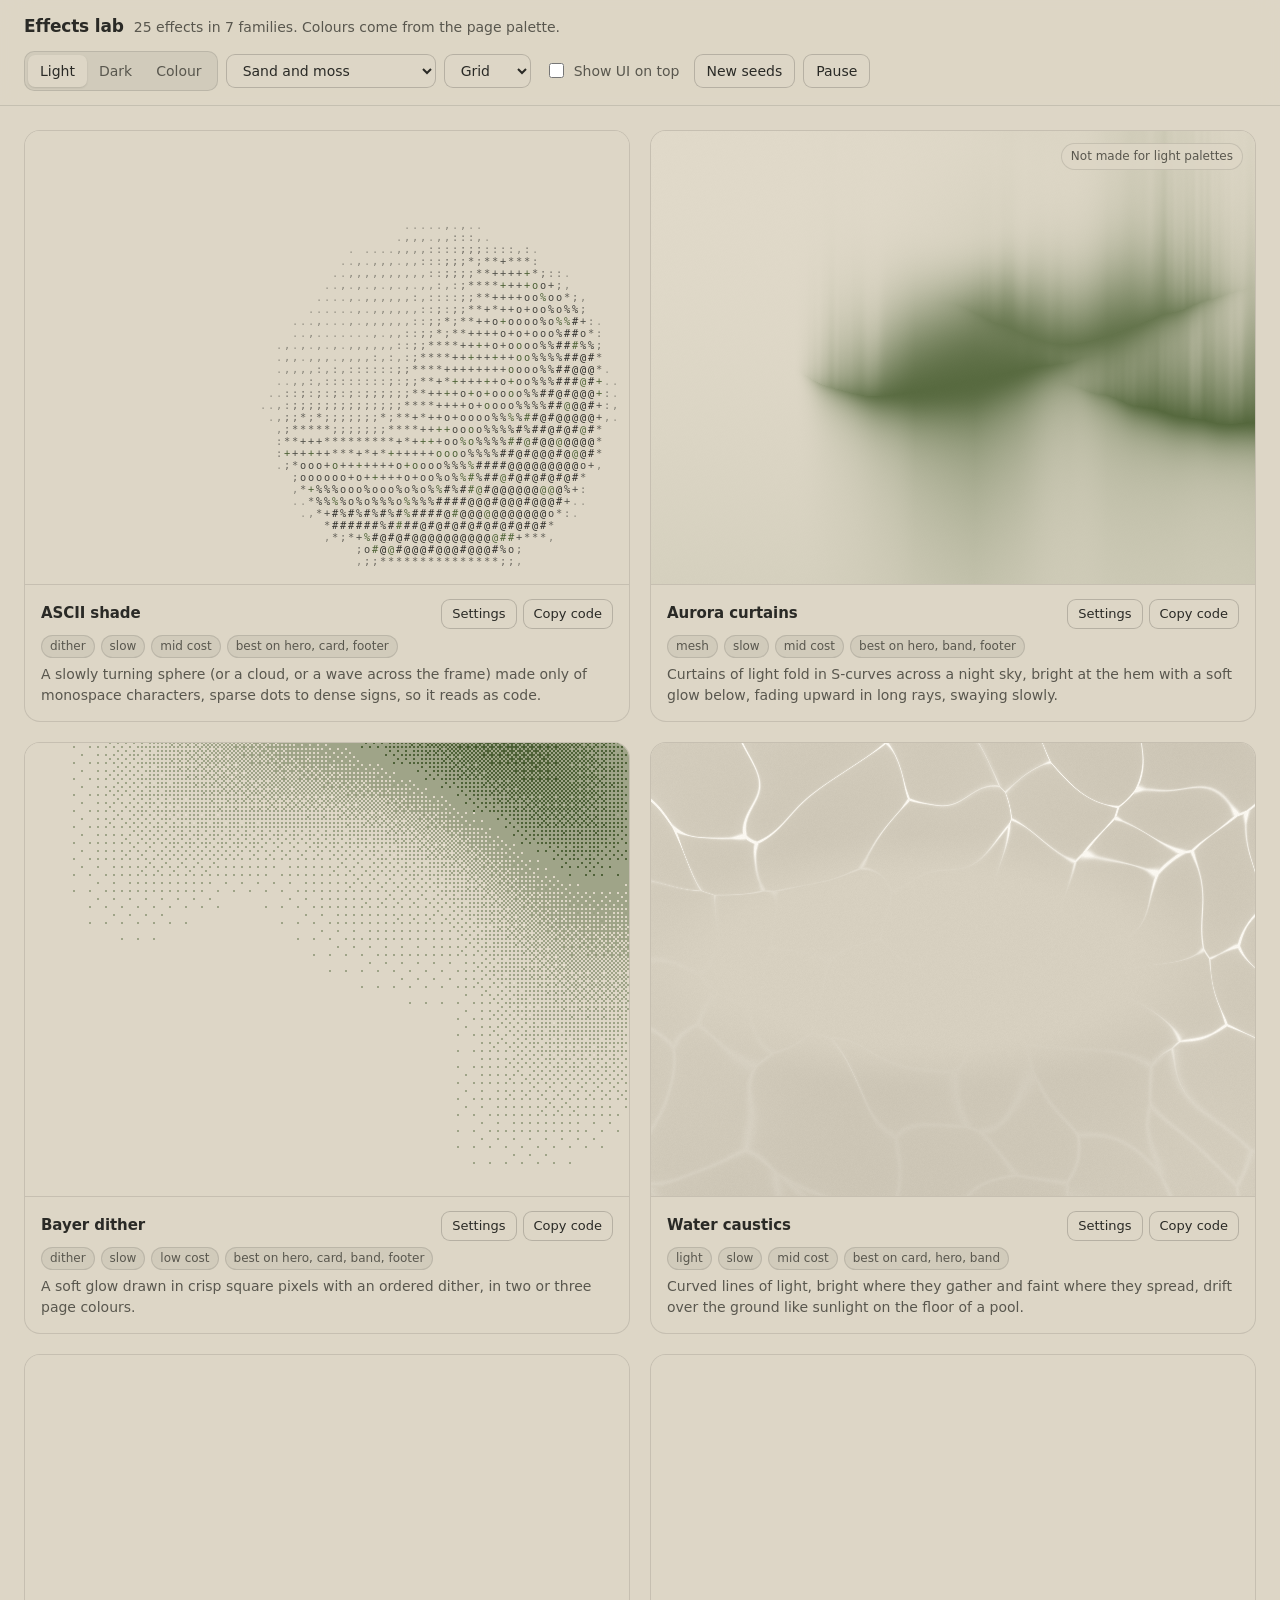
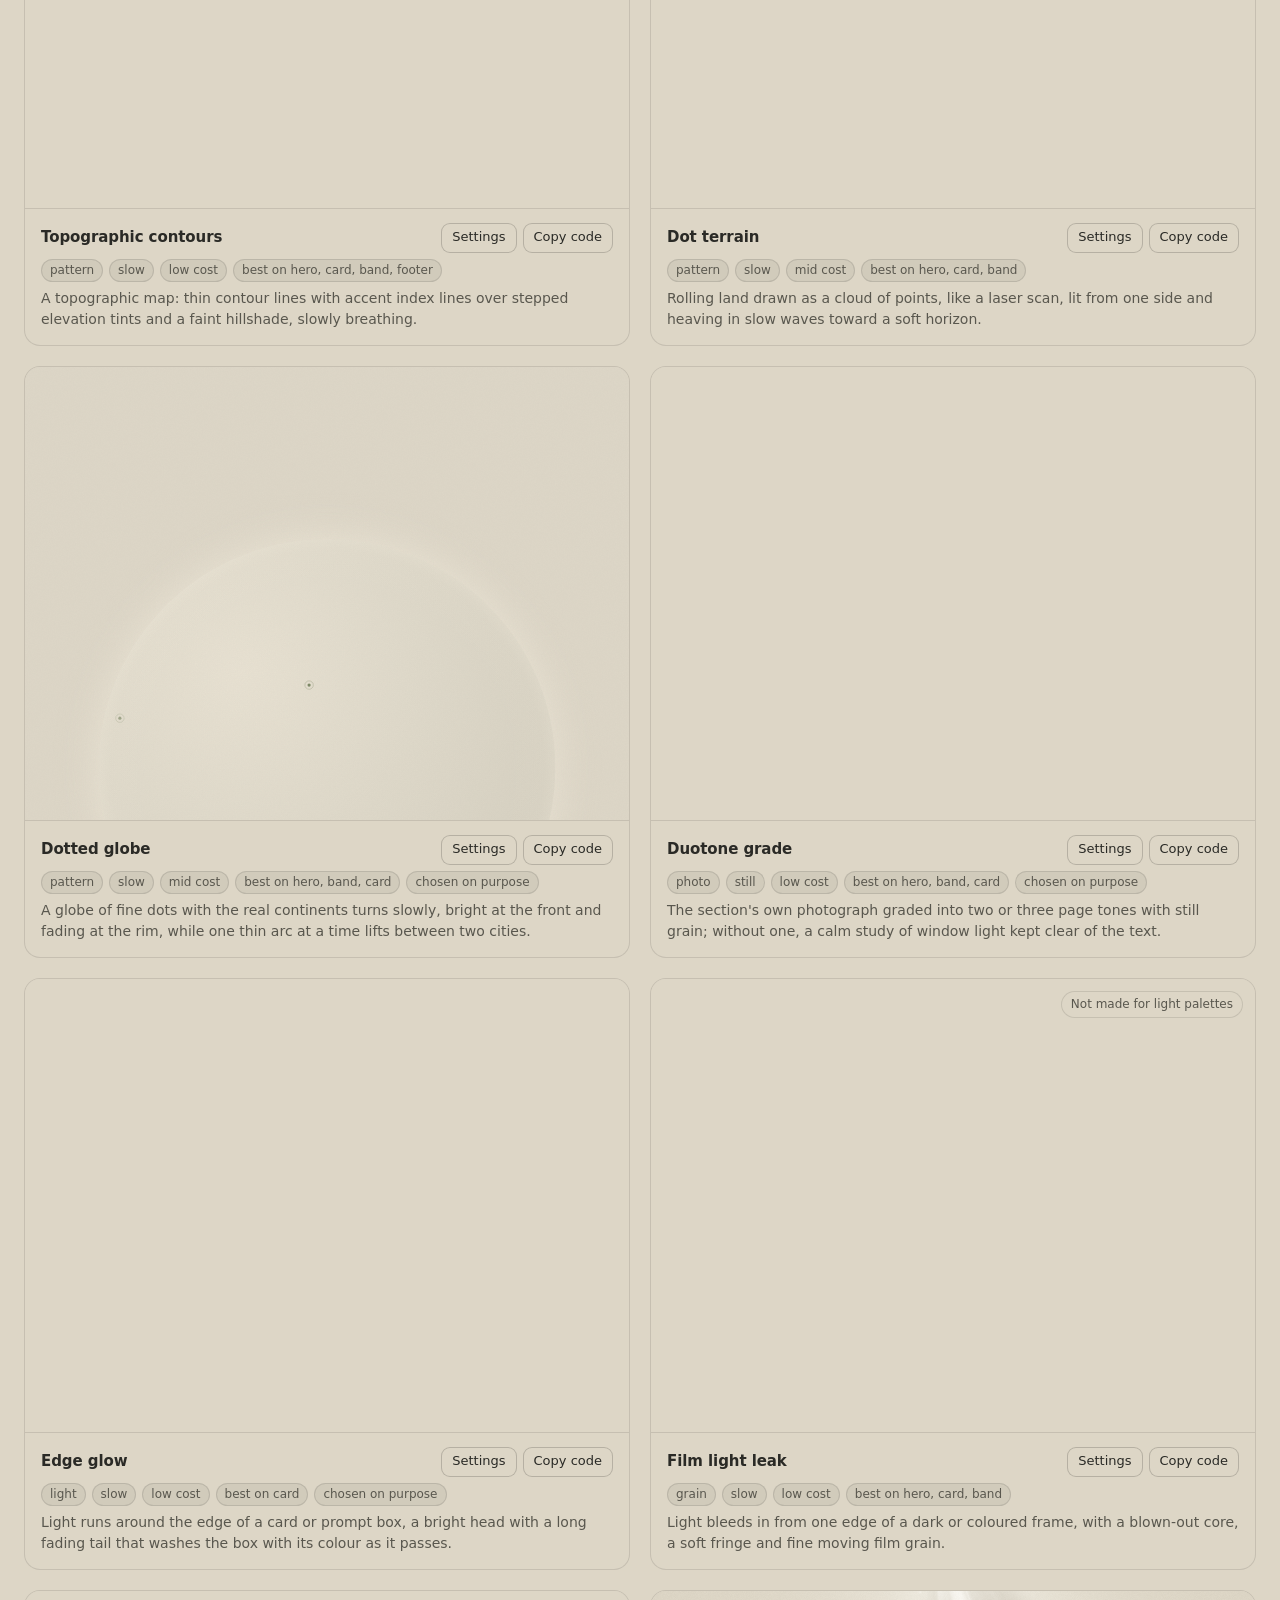
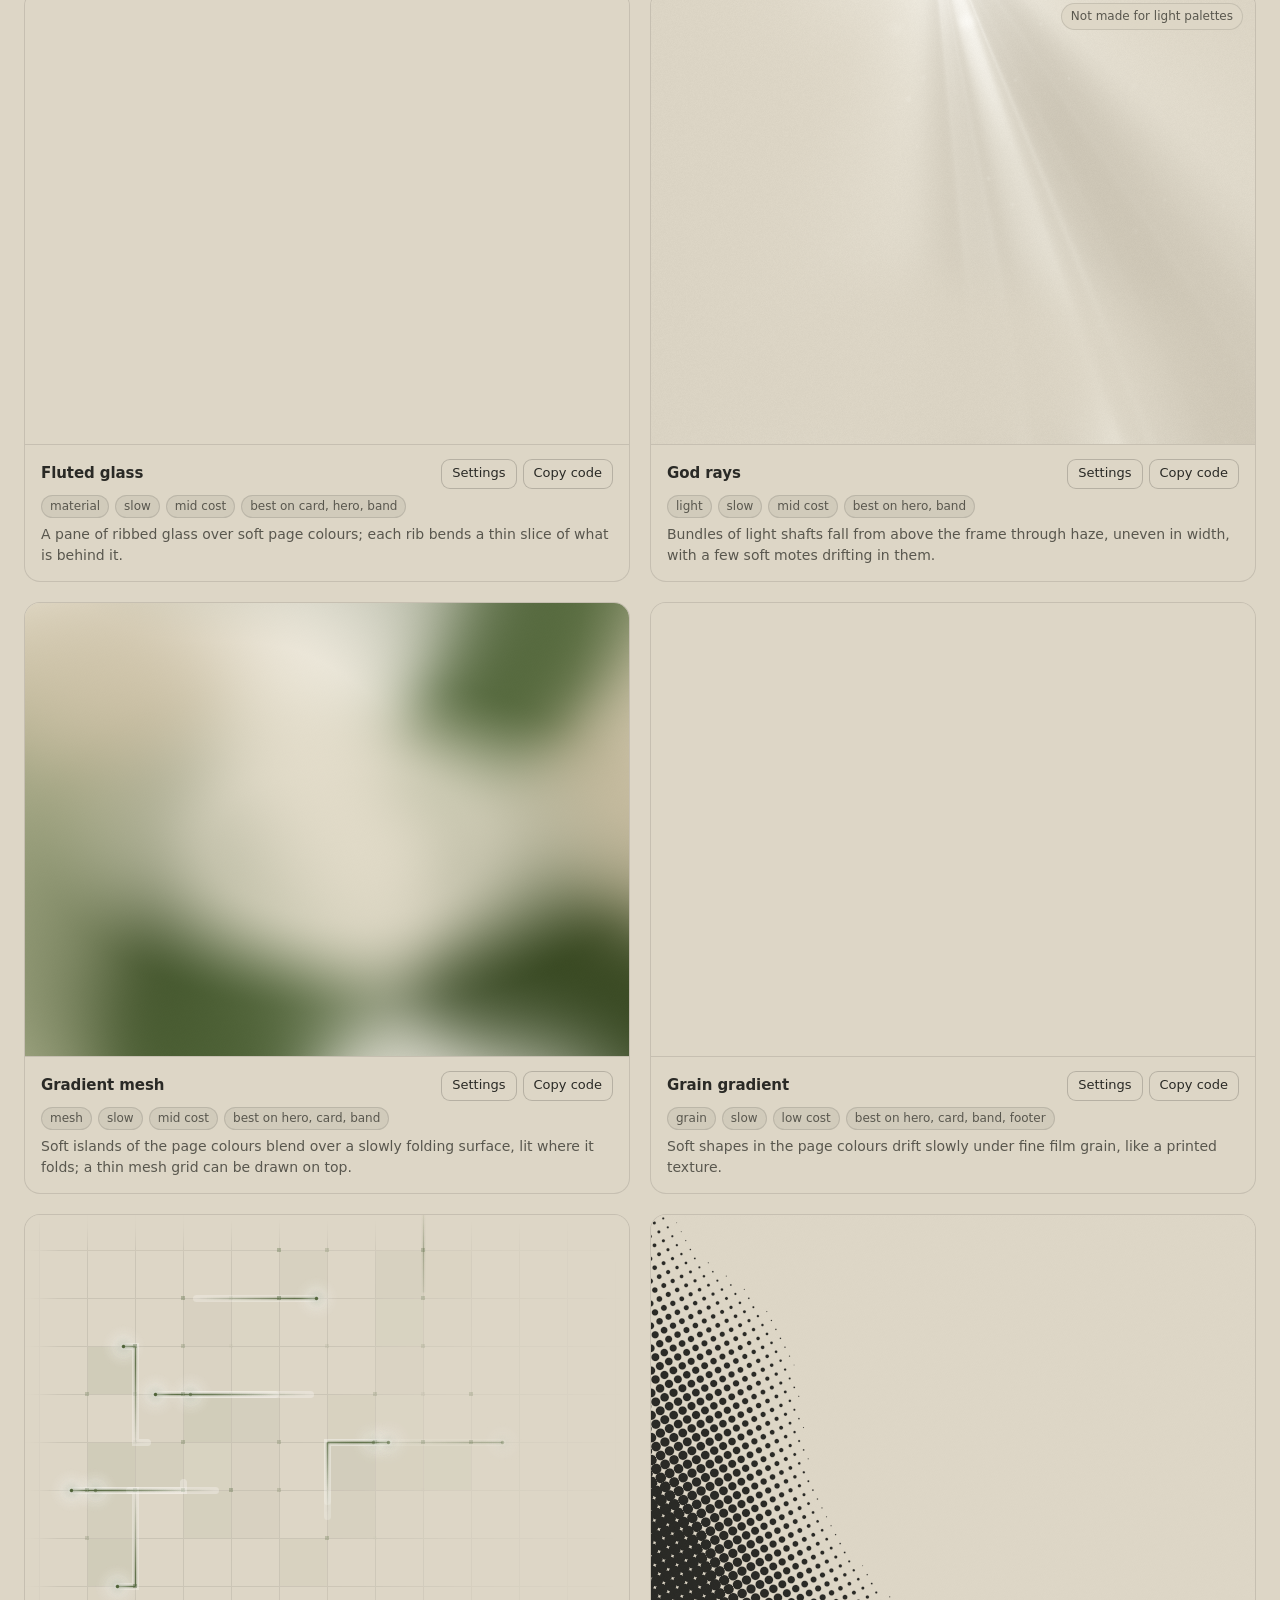
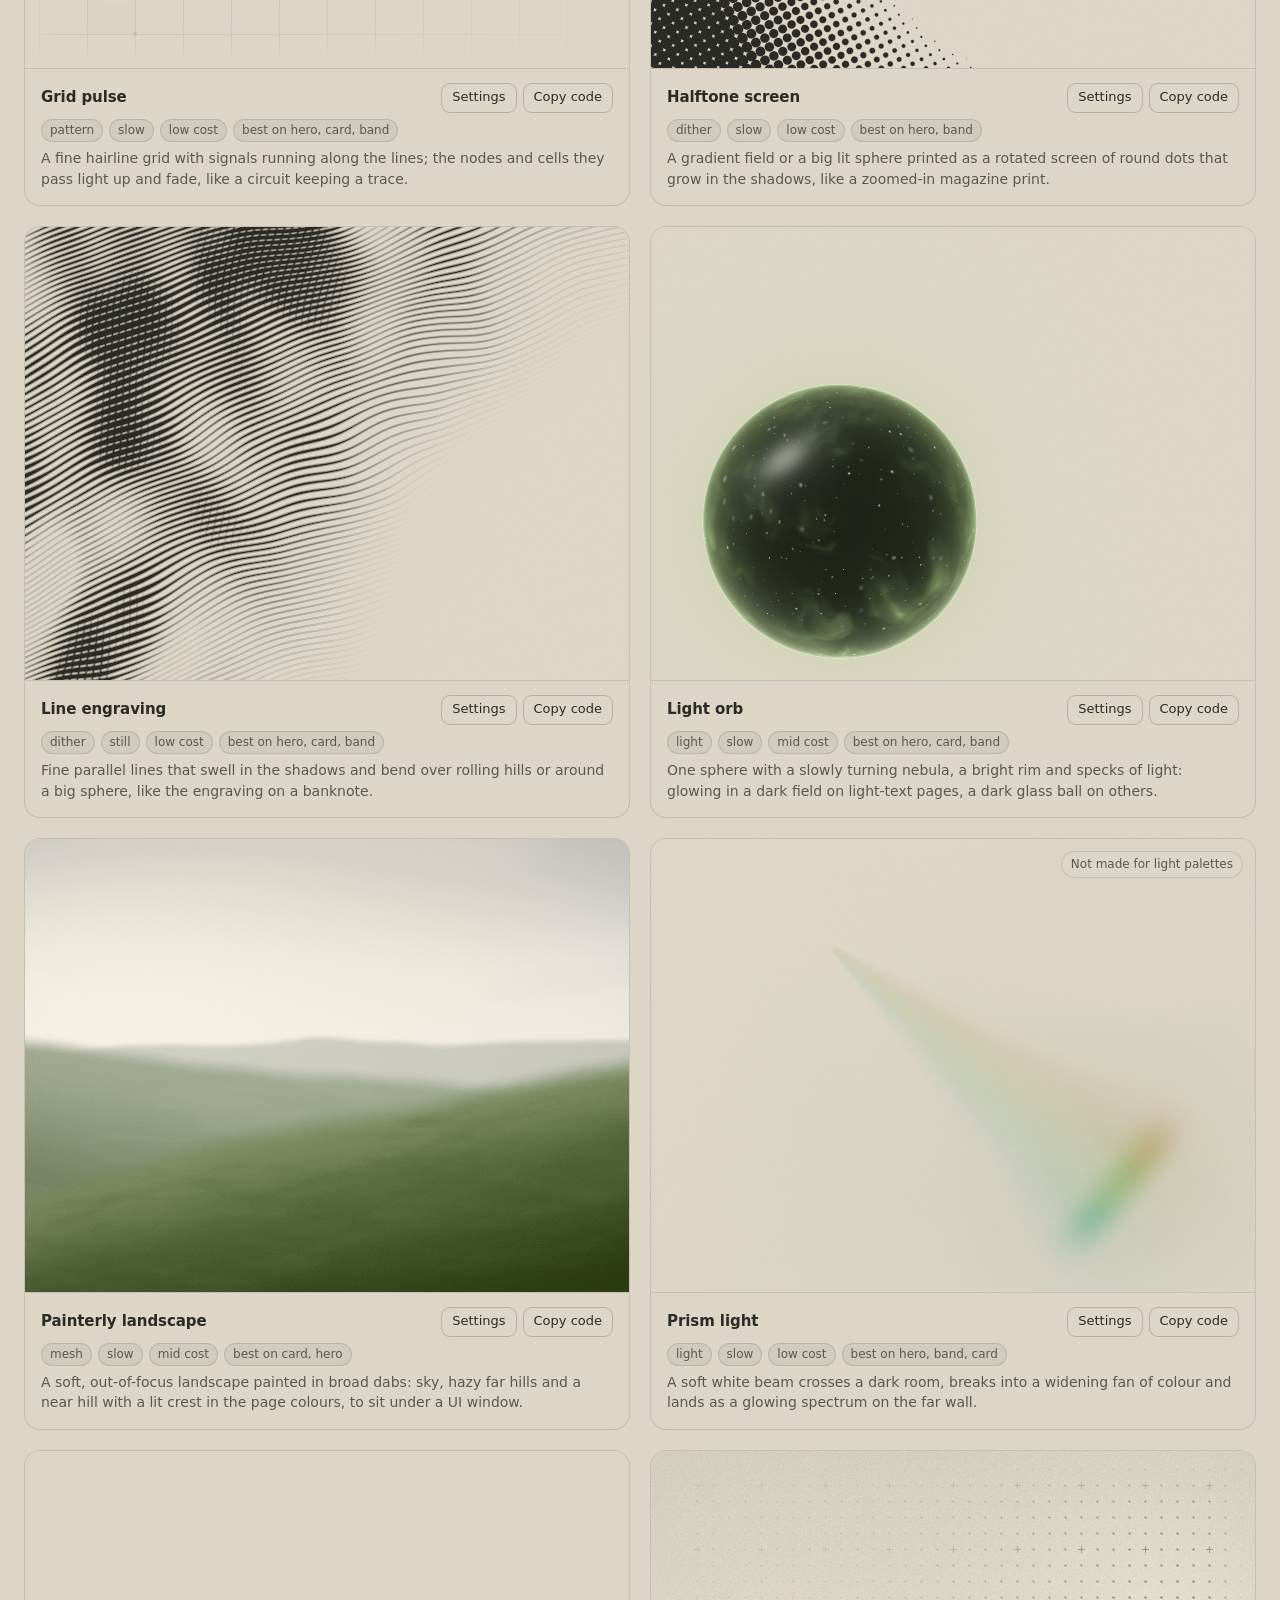
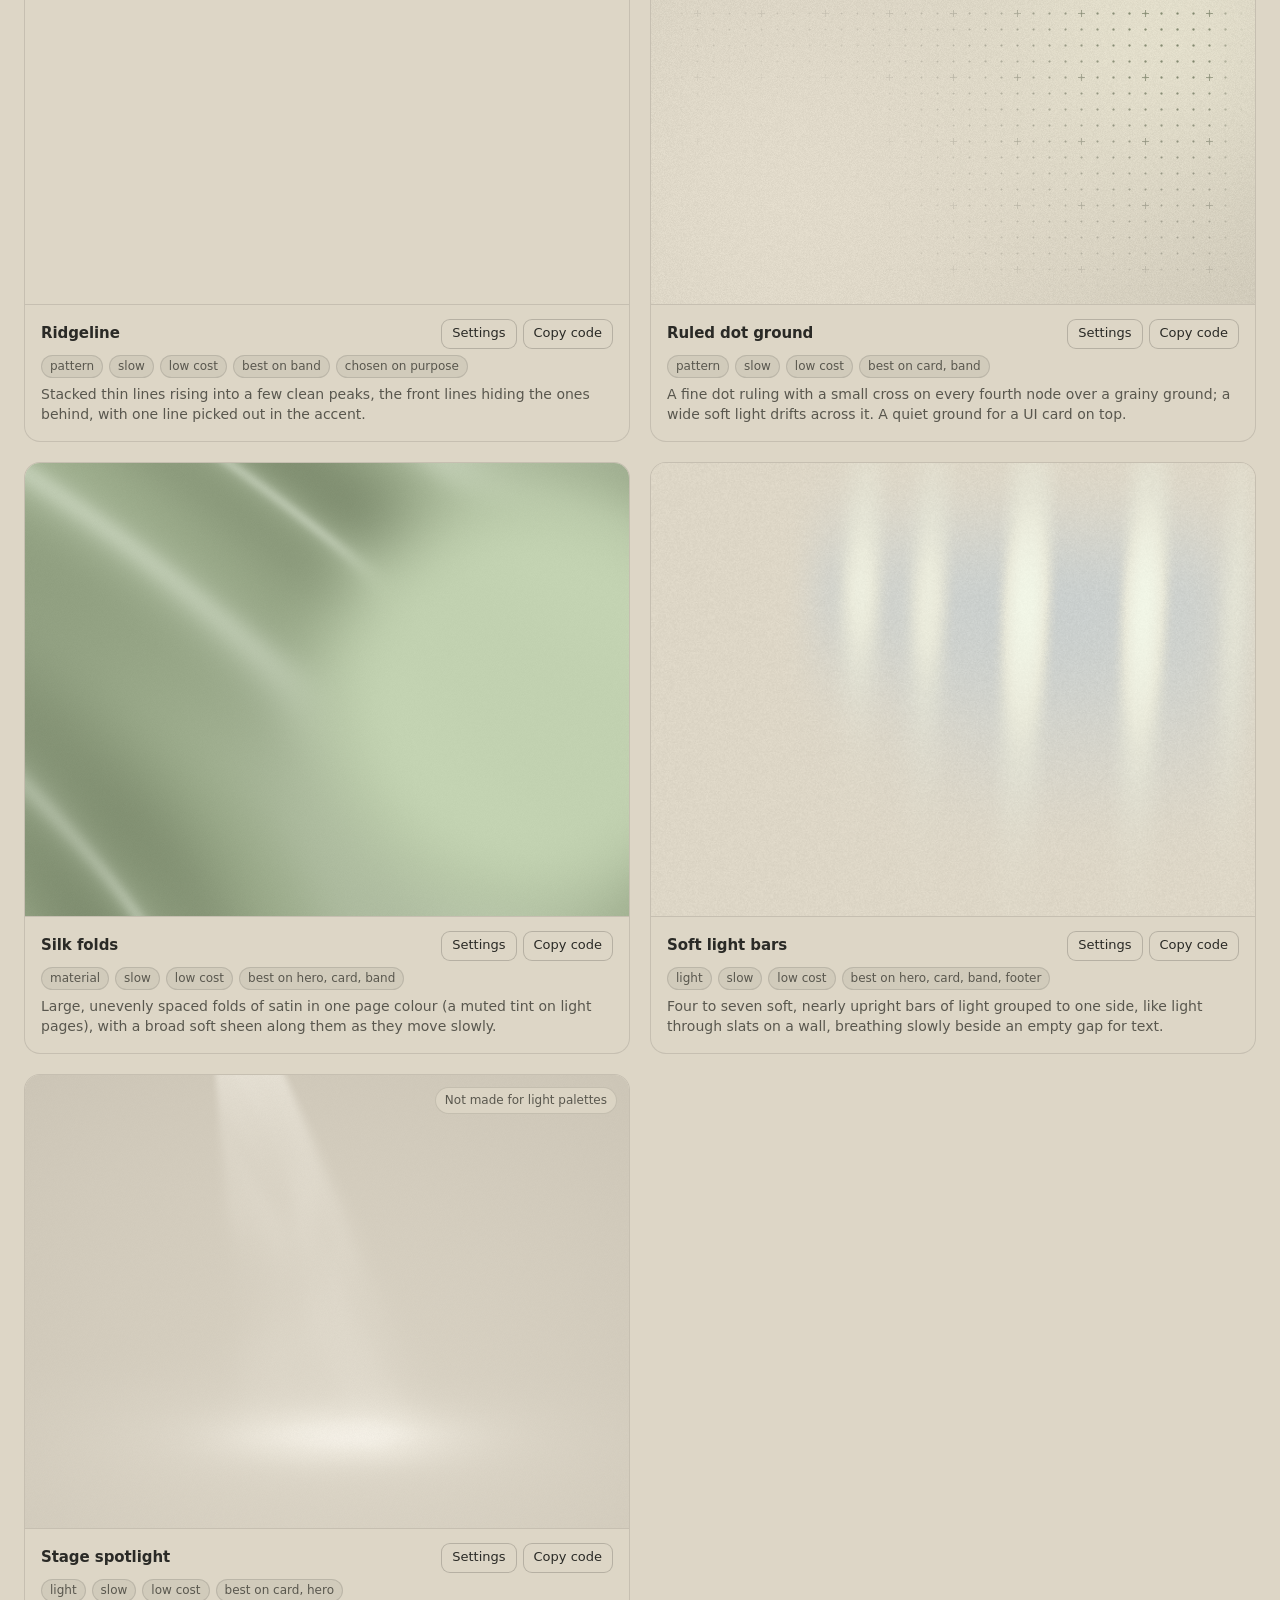
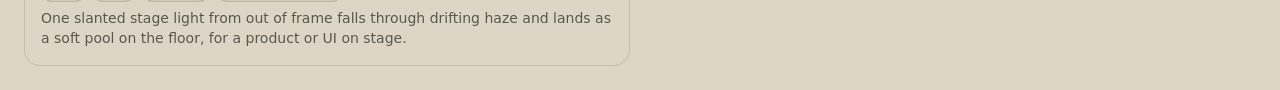
<file: landing/assets/effects/lab.html>
<!doctype html>
<html lang="en">
<head>
<script>window.__tpGlMax = 16;   /* a gallery shows many live effects at once; a page of a site keeps the default 4 (fx.js) */</script>
<meta charset="utf-8">
<meta name="viewport" content="width=device-width, initial-scale=1">
<title>Effects lab</title>
<link rel="icon" href="data:,">
<style>
  :root {
    --bg: #ddd6c6; --surface: #d2cab8; --ink: #2a2a26; --muted: #59574e; --accent: #4f6238; --accent-ink: #ffffff;
    --line: color-mix(in oklab, var(--ink) 13%, transparent);
    --line-strong: color-mix(in oklab, var(--ink) 22%, transparent);
    --chip: color-mix(in oklab, var(--ink) 6%, var(--bg));
    --radius: 16px;
    color-scheme: light;
  }
  * { box-sizing: border-box; }
  html { -webkit-text-size-adjust: 100%; }
  body {
    margin: 0; background: var(--bg); color: var(--ink);
    font: 14px/1.45 ui-sans-serif, system-ui, -apple-system, "Segoe UI", Roboto, "Helvetica Neue", Arial, sans-serif;
    -webkit-font-smoothing: antialiased;
  }
  button, select, input { font: inherit; color: inherit; }
  .bar {
    position: sticky; top: 0; z-index: 20;
    display: flex; flex-wrap: wrap; align-items: center; justify-content: space-between; gap: 12px 20px;
    padding: 14px 24px; background: color-mix(in oklab, var(--bg) 90%, transparent);
    backdrop-filter: saturate(1.2) blur(14px); -webkit-backdrop-filter: saturate(1.2) blur(14px);
    border-bottom: 1px solid var(--line);
  }
  .title { display: flex; align-items: baseline; gap: 10px; min-width: 0; }
  .title h1 { margin: 0; font-size: 17px; font-weight: 640; letter-spacing: -0.01em; }
  .title p { margin: 0; color: var(--muted); white-space: nowrap; overflow: hidden; text-overflow: ellipsis; }
  .controls { display: flex; flex-wrap: wrap; align-items: center; gap: 8px; }
  .seg { display: inline-flex; padding: 3px; border-radius: 10px; background: var(--chip); border: 1px solid var(--line); }
  .seg button { border: 0; background: transparent; padding: 6px 12px; border-radius: 7px; cursor: pointer; color: var(--muted); }
  .seg button[aria-pressed="true"] { background: var(--bg); color: var(--ink); box-shadow: 0 1px 2px color-mix(in oklab, var(--ink) 14%, transparent); }
  .btn, select {
    height: 34px; padding: 0 12px; border-radius: 9px; border: 1px solid var(--line-strong); background: var(--bg);
    cursor: pointer; display: inline-flex; align-items: center; gap: 6px;
  }
  .btn:hover, select:hover { border-color: color-mix(in oklab, var(--ink) 35%, transparent); }
  .btn.primary { background: var(--ink); color: var(--bg); border-color: var(--ink); }
  label.check { display: inline-flex; align-items: center; gap: 7px; padding: 0 6px; cursor: pointer; color: var(--muted); }
  label.check input { accent-color: var(--accent); width: 15px; height: 15px; }
  select { max-width: 210px; }

  .grid {
    display: grid; gap: 20px; padding: 24px; max-width: 1680px; margin: 0 auto;
    grid-template-columns: repeat(auto-fit, minmax(min(100%, 400px), 1fr));
  }
  body[data-layout="wide"] .grid { grid-template-columns: 1fr; max-width: 1280px; }
  body[data-layout="hero"] .grid { grid-template-columns: 1fr; max-width: none; padding: 0; gap: 0; }
  .tile { border: 1px solid var(--line); border-radius: var(--radius); overflow: hidden; background: var(--bg); display: flex; flex-direction: column; min-width: 0; }
  body[data-layout="hero"] .tile { border-radius: 0; border-width: 0 0 1px; }
  .stage { position: relative; aspect-ratio: 4 / 3; overflow: hidden; }
  body[data-layout="wide"] .stage { aspect-ratio: 16 / 9; }
  body[data-layout="hero"] .stage { aspect-ratio: auto; height: 100vh; min-height: 560px; }
  .stage[data-unfit]::after {
    content: attr(data-unfit); position: absolute; top: 12px; right: 12px; padding: 4px 9px; border-radius: 999px;
    font-size: 12px; background: color-mix(in oklab, var(--bg) 85%, transparent); color: var(--muted); border: 1px solid var(--line);
  }

  /* sample content that sits on the effect */
  .sample { position: absolute; inset: 0; display: none; pointer-events: none; }
  body[data-ui="1"] .sample { display: block; }
  .sample-card {
    position: absolute; left: 22px; bottom: 22px; width: min(232px, calc(100% - 44px));
    display: grid; grid-template-columns: 36px 1fr; gap: 10px; align-items: center;
    padding: 12px 14px 12px 12px; border-radius: 12px; background: var(--surface); color: var(--ink);
    box-shadow: 0 1px 1px color-mix(in oklab, var(--ink) 8%, transparent), 0 10px 30px -12px rgb(0 0 0 / 0.3);
    border: 1px solid color-mix(in oklab, var(--ink) 8%, transparent);
  }
  .sample-card .ic {
    width: 36px; height: 36px; border-radius: 8px; background: var(--bg);
    background-image: radial-gradient(color-mix(in oklab, var(--ink) 55%, transparent) 1.1px, transparent 1.4px);
    background-size: 6px 6px; background-position: 3px 3px; border: 1px solid var(--line);
  }
  .sample-card b { display: block; font-size: 13px; font-weight: 600; }
  .sample-card span { display: block; font-size: 12px; color: var(--muted); font-variant-numeric: tabular-nums; }
  .sample-card .track { grid-column: 1 / -1; height: 4px; border-radius: 4px; background: color-mix(in oklab, var(--ink) 12%, transparent); position: relative; }
  .sample-card .track i { position: absolute; inset: 0 45% 0 0; border-radius: inherit; background: var(--accent); }
  .sample-head { position: absolute; left: 24px; top: 22px; right: 24px; color: var(--ink); }
  .sample-head b { display: block; font-size: clamp(18px, 2.2vw, 30px); font-weight: 640; letter-spacing: -0.02em; line-height: 1.1; max-width: 16ch; }
  .sample-head span { display: block; margin-top: 6px; color: var(--muted); max-width: 34ch; }
  body[data-layout="hero"] .sample-head { left: 48px; top: auto; bottom: 30vh; }
  body[data-layout="hero"] .sample-head b { font-size: clamp(36px, 5vw, 72px); }
  body[data-layout="hero"] .sample-card { left: 48px; bottom: 48px; }

  /* card layout: a feature card with an inset effect panel and a small UI window on it */
  .card-head { display: none; }
  body[data-layout="card"] .grid { grid-template-columns: repeat(auto-fit, minmax(min(100%, 460px), 1fr)); max-width: 1240px; gap: 16px; }
  body[data-layout="card"] .tile { padding: 22px; border: 0; background: color-mix(in oklab, var(--ink) 4.5%, var(--bg)); border-radius: 18px; }
  body[data-layout="card"] .card-head { display: block; }
  .card-head b { display: block; font-size: 15px; font-weight: 620; }
  .card-head p { margin: 4px 0 0; color: var(--muted); max-width: 52ch; }
  body[data-layout="card"] .stage { margin-top: 18px; border-radius: 12px; aspect-ratio: 16 / 10; }
  body[data-layout="card"] .info { display: none; }
  body[data-layout="card"] .sample { display: block; }
  body[data-layout="card"] .sample-head, body[data-layout="card"] .sample-card { display: none; }
  .window { display: none; }
  body[data-layout="card"] .window {
    display: block; position: absolute; left: 50%; top: 54%; transform: translate(-50%, -50%); width: 64%;
    border-radius: 10px; background: var(--surface); color: var(--ink);
    box-shadow: 0 1px 0 color-mix(in oklab, var(--ink) 6%, transparent), 0 18px 40px -16px rgb(0 0 0 / 0.35);
    border: 1px solid color-mix(in oklab, var(--ink) 10%, transparent); overflow: hidden; font-size: 12px;
  }
  .window .wbar { display: flex; align-items: center; gap: 5px; padding: 8px 10px; border-bottom: 1px solid var(--line); }
  .window .wbar i { width: 7px; height: 7px; border-radius: 50%; background: color-mix(in oklab, var(--ink) 22%, transparent); }
  .window .wbar span { margin-left: 8px; color: var(--muted); }
  .window .wbody { padding: 12px 12px 14px; display: grid; gap: 8px; }
  .window .wrow { display: flex; align-items: center; justify-content: space-between; gap: 10px; }
  .window .wrow em { font-style: normal; color: var(--muted); font-variant-numeric: tabular-nums; }
  .window .wbtn { justify-self: start; margin-top: 2px; padding: 5px 10px; border-radius: 7px; background: var(--accent); color: var(--accent-ink); font-weight: 600; }
  .info { padding: 14px 16px 16px; display: grid; gap: 4px; border-top: 1px solid var(--line); }
  body[data-layout="hero"] .info { display: none; }
  .info-top { display: flex; align-items: center; justify-content: space-between; gap: 12px; }
  .info h2 { margin: 0; font-size: 15px; font-weight: 620; letter-spacing: -0.005em; }
  .tags { display: flex; flex-wrap: wrap; gap: 6px; margin: 2px 0 2px; }
  .tags span { font-size: 12px; padding: 2px 8px; border-radius: 999px; background: var(--chip); color: var(--muted); border: 1px solid var(--line); }
  .look { margin: 0; color: var(--muted); }
  .actions { display: flex; gap: 6px; flex: none; }
  .actions .btn { height: 30px; padding: 0 10px; font-size: 13px; }

  .params { display: none; padding: 4px 16px 16px; gap: 10px 18px; grid-template-columns: repeat(auto-fill, minmax(170px, 1fr)); }
  .tile.open .params { display: grid; }
  .param { display: grid; gap: 4px; }
  .param label { display: flex; justify-content: space-between; font-size: 12px; color: var(--muted); }
  .param output { color: var(--ink); font-variant-numeric: tabular-nums; }
  .param input[type=range] { width: 100%; accent-color: var(--ink); margin: 0; }
  .params .row { grid-column: 1 / -1; display: flex; gap: 8px; align-items: center; }
  .params .row input { width: 90px; height: 30px; border-radius: 8px; border: 1px solid var(--line-strong); background: var(--bg); padding: 0 8px; }

  .empty { padding: 80px 24px; text-align: center; color: var(--muted); }
  .toast {
    position: fixed; left: 50%; bottom: 24px; transform: translate(-50%, 20px); opacity: 0; pointer-events: none;
    background: var(--ink); color: var(--bg); padding: 9px 14px; border-radius: 10px; transition: .25s ease; z-index: 30;
  }
  .toast.on { opacity: 1; transform: translate(-50%, 0); }
  @media (max-width: 640px) {
    .bar { padding: 12px 16px; }
    .grid { padding: 16px; gap: 16px; }
    .title p { display: none; }
  }
</style>
</head>
<body data-layout="grid">
<header class="bar">
  <div class="title">
    <h1>Effects lab</h1>
    <p id="count"></p>
  </div>
  <div class="controls">
    <div class="seg" role="group" aria-label="Palette type">
      <button type="button" data-kind="light">Light</button>
      <button type="button" data-kind="dark">Dark</button>
      <button type="button" data-kind="colour">Colour</button>
    </div>
    <select id="pal" aria-label="Palette"></select>
    <select id="layout" aria-label="Layout"><option value="grid">Grid</option><option value="card">Cards</option><option value="wide">Wide</option><option value="hero">Hero</option></select>
    <label class="check"><input type="checkbox" id="ui"> Show UI on top</label>
    <button type="button" class="btn" id="reseed">New seeds</button>
    <button type="button" class="btn" id="pause">Pause</button>
  </div>
</header>
<main class="grid" id="grid"></main>
<div class="toast" id="toast" role="status"></div>
<script id="palettes" type="application/json">[{"id":"white-link-blue","name":"Sheet and biro","bg":"#ffffff","surface":"#f4f4f4","ink":"#111111","muted":"#6b6b6b","accent":"#1a4be0","accentInk":"#ffffff"},{"id":"cool-white-slate","name":"Frost and slate","bg":"#f7f9fa","surface":"#ecf0f2","ink":"#1f3038","muted":"#5d6b72","accent":"#0d7480","accentInk":"#ffffff"},{"id":"rose-grey-green","name":"Rose grey, green","bg":"#ebe5e3","surface":"#e1dad7","ink":"#2b2622","muted":"#6a615d","accent":"#0f7d45","accentInk":"#ffffff"},{"id":"paper-grey-brass","name":"Newsprint and brass","bg":"#e8e8e3","surface":"#dcdcd6","ink":"#181715","muted":"#63625c","accent":"#bfb21a","accentInk":"#181715"},{"id":"stone-blueprint","name":"Stone and blueprint","bg":"#dfdedb","surface":"#d3d2ce","ink":"#26251e","muted":"#5f5d55","accent":"#2456d6","accentInk":"#ffffff"},{"id":"white-navy-tab","name":"Navy on white","bg":"#ffffff","surface":"#f4f4f2","ink":"#1f2b4d","muted":"#6a7186","accent":"#f7941d","accentInk":"#1f2b4d"},{"id":"three-stones","name":"Three stones","bg":"#eeecea","surface":"#e4e1dd","ink":"#333231","muted":"#6b6763","accent":"#5c6b54","accentInk":"#ffffff"},{"id":"putty-black-teal","name":"Putty and black","bg":"#dedad3","surface":"#d3cec6","ink":"#0a0a0a","muted":"#5c5852","accent":"#256f82","accentInk":"#ffffff"},{"id":"moss-sand","name":"Sand and moss","bg":"#ddd6c6","surface":"#d2cab8","ink":"#2a2a26","muted":"#59574e","accent":"#4f6238","accentInk":"#ffffff"},{"id":"green-mat-chocolate","name":"Bone, green, chocolate","bg":"#e5e1d8","surface":"#dad5ca","ink":"#2a1d17","muted":"#6b5b51","accent":"#456f3a","accentInk":"#ffffff"},{"id":"lunar-grey-bronze","name":"Lunar and bronze","bg":"#111111","surface":"#1c1c1c","ink":"#f2f2f2","muted":"#8f8f8f","accent":"#a08672","accentInk":"#111111"},{"id":"blue-black-cornflower","name":"Night and sky blue","bg":"#0a0d14","surface":"#131824","ink":"#e9edf3","muted":"#8891a1","accent":"#5ab9fc","accentInk":"#0a0d14"},{"id":"green-black-bone","name":"Green-black and bone","bg":"#161c1a","surface":"#1f2725","ink":"#e3e2da","muted":"#8e948d","accent":"#9fc7b8","accentInk":"#161c1a"},{"id":"black-crimson","name":"Black and crimson","bg":"#0a0a0a","surface":"#151515","ink":"#efefef","muted":"#8c8c8c","accent":"#b11226","accentInk":"#ffffff"},{"id":"forest-pale-lime","name":"Forest and lime","bg":"#0f1f10","surface":"#162a17","ink":"#ffffff","muted":"#9aa39a","accent":"#c6f19d","accentInk":"#0f1f10"},{"id":"charcoal-room-sage","name":"Charcoal and sage","bg":"#1c1c1c","surface":"#262626","ink":"#f1f1ef","muted":"#9a9b96","accent":"#8fa68e","accentInk":"#1c1c1c"},{"id":"warm-black-gold","name":"Warm black, gold","bg":"#0c0a08","surface":"#181512","ink":"#ffffff","muted":"#8f8a84","accent":"#c9a45a","accentInk":"#0c0a08"},{"id":"graphite-safety-orange","name":"Graphite and orange","bg":"#18191b","surface":"#222427","ink":"#eff0f1","muted":"#9c9ea3","accent":"#ff4a1f","accentInk":"#18191b"},{"id":"soot-pale-lime","name":"Soot and lime","bg":"#0f0f0f","surface":"#1a1a1a","ink":"#ffffff","muted":"#8f8f8f","accent":"#dafa9c","accentInk":"#0f0f0f"},{"id":"plum-black-pink","name":"Plum-black and pink","bg":"#0d060b","surface":"#1b0e17","ink":"#ffffff","muted":"#9a8f97","accent":"#ff488b","accentInk":"#0d060b"},{"id":"white-signal-red","name":"Signal red, white","bg":"#ffffff","surface":"#f2f2f2","ink":"#0a0a0a","muted":"#6b6b6b","accent":"#d92b21","accentInk":"#ffffff"},{"id":"white-mint-tiles","name":"Greys and mint","bg":"#ffffff","surface":"#f3f3f3","ink":"#232323","muted":"#6e6e6e","accent":"#a1ffcb","accentInk":"#232323"},{"id":"cool-grey-cobalt","name":"Cool grey, cobalt","bg":"#eef0f3","surface":"#e2e5ea","ink":"#0b0c0e","muted":"#5d6470","accent":"#1f2de6","accentInk":"#ffffff"},{"id":"offwhite-bottle-yellow","name":"Bottle ink, yellow","bg":"#f7f7f7","surface":"#ebebeb","ink":"#0d2a1c","muted":"#5f6b64","accent":"#f6e016","accentInk":"#0d2a1c"},{"id":"teal-on-paper","name":"Teal on paper","bg":"#f7f9f8","surface":"#ebf0ee","ink":"#06525c","muted":"#2f737d","accent":"#06525c","accentInk":"#f7f9f8"},{"id":"navy-pink","name":"Navy and pink","bg":"#1a2039","surface":"#212846","ink":"#f9a3c0","muted":"#b9879c","accent":"#f9a3c0","accentInk":"#1a2039"},{"id":"blush-aubergine","name":"Blush and aubergine","bg":"#edccbe","surface":"#e8c2b2","ink":"#351a2b","muted":"#6c4857","accent":"#351a2b","accentInk":"#edccbe"},{"id":"cobalt-on-sand","name":"Cobalt on sand","bg":"#e6dbc7","surface":"#ddd0b9","ink":"#062b8a","muted":"#3a5aa8","accent":"#062b8a","accentInk":"#e6dbc7"},{"id":"oxblood-grey","name":"Oxblood and grey","bg":"#e2e2e2","surface":"#d6d6d6","ink":"#7d0c14","muted":"#7a4a4e","accent":"#7d0c14","accentInk":"#e2e2e2"},{"id":"olive-on-bone","name":"Olive on bone","bg":"#ecebe7","surface":"#e1dfd9","ink":"#38450f","muted":"#5d683a","accent":"#38450f","accentInk":"#ecebe7"},{"id":"burgundy-bubblegum","name":"Burgundy and bubblegum","bg":"#3d0012","surface":"#4d0519","ink":"#ff99d3","muted":"#c77aa0","accent":"#ff99d3","accentInk":"#3d0012"},{"id":"bottle-green-gold","name":"Bottle green, gold","bg":"#133621","surface":"#1a4429","ink":"#f4d96c","muted":"#b3a55e","accent":"#f4d96c","accentInk":"#133621"},{"id":"cobalt-field","name":"Cobalt field","bg":"#0034eb","surface":"#002fd6","ink":"#ffffff","muted":"#dfe4f2","accent":"#e9e34a","accentInk":"#111111"},{"id":"mustard-field","name":"Mustard and black","bg":"#e1ac10","surface":"#cd9d0f","ink":"#0b0b0b","muted":"#4d3d0a","accent":"#24338f","accentInk":"#ffffff"},{"id":"carmine-field","name":"Carmine field","bg":"#9c1220","surface":"#8a101c","ink":"#ffffff","muted":"#f0b9bd","accent":"#ffd9dc","accentInk":"#9c1220"},{"id":"pink-field-lime","name":"Bubblegum and lime","bg":"#ff87ab","surface":"#ff739d","ink":"#0a0a0a","muted":"#6b1f3a","accent":"#def915","accentInk":"#0a0a0a"},{"id":"sky-field-navy","name":"Sky and navy","bg":"#6bb4ee","surface":"#7dbdf0","ink":"#0e1822","muted":"#1b3d5c","accent":"#ff5a1f","accentInk":"#0e1822"},{"id":"orange-field-black","name":"Orange and black","bg":"#ff7a1f","surface":"#ff8633","ink":"#050f16","muted":"#5a2306","accent":"#050f16","accentInk":"#ff7a1f"},{"id":"tobacco-olive","name":"Tobacco and olive","bg":"#472913","surface":"#55321a","ink":"#e4e0cf","muted":"#b39f84","accent":"#525e1b","accentInk":"#e4e0cf"},{"id":"poster-chapters","name":"Poster chapters","bg":"#e6e0d2","surface":"#dcd5c5","ink":"#1a1a1a","muted":"#5f5b52","accent":"#18bc42","accentInk":"#1a1a1a"},{"id":"blue-red-black","name":"Blue, red, black","bg":"#ffffff","surface":"#f3f3f3","ink":"#0a0a0a","muted":"#6b6b6b","accent":"#1f30e0","accentInk":"#ffffff"},{"id":"charcoal-primaries","name":"Charcoal and primaries","bg":"#191919","surface":"#242424","ink":"#ffffff","muted":"#9a9a9a","accent":"#0c7866","accentInk":"#ffffff"},{"id":"ultramarine-yellow","name":"Ultramarine and yellow","bg":"#1423b8","surface":"#1220a6","ink":"#ffffff","muted":"#e4e2d6","accent":"#1fc27a","accentInk":"#0a0a0a"},{"id":"candy-chapters","name":"Candy chapters","bg":"#ffd249","surface":"#f5c63c","ink":"#0a0a0a","muted":"#5e4a0a","accent":"#f53fd6","accentInk":"#0a0a0a"},{"id":"orange-sky-lime","name":"Orange, sky, lime","bg":"#ff8126","surface":"#ff8d3a","ink":"#111111","muted":"#5c2a05","accent":"#de194b","accentInk":"#ffffff"},{"id":"post-red-mustard","name":"Post red, mustard","bg":"#e2dccf","surface":"#d7d0c1","ink":"#2a1110","muted":"#6b524c","accent":"#4a6f84","accentInk":"#ffffff"},{"id":"mint-orange-grey","name":"Grey, mint, orange","bg":"#ffffff","surface":"#f5f5f5","ink":"#000000","muted":"#666666","accent":"#a7ff9c","accentInk":"#000000"},{"id":"report-blocks","name":"Report blocks","bg":"#ffffff","surface":"#f6f6f6","ink":"#000000","muted":"#5f5f5f","accent":"#fe7141","accentInk":"#000000"},{"id":"card-pastels","name":"Card pastels","bg":"#f7f7f5","surface":"#ebebe8","ink":"#000000","muted":"#666662","accent":"#d0106f","accentInk":"#ffffff"},{"id":"mint-pink-accounts","name":"Mint and pink","bg":"#f8f8f8","surface":"#eeeeee","ink":"#0a0a0a","muted":"#6a6a6a","accent":"#1f6b3a","accentInk":"#ffffff"},{"id":"swap-pastels","name":"Swapping pastels","bg":"#c3d7e5","surface":"#d0e0eb","ink":"#141414","muted":"#4a5068","accent":"#0f5257","accentInk":"#ffffff"},{"id":"blush-sage-slate","name":"Blush, sage, slate","bg":"#a6b3bc","surface":"#b2bdc5","ink":"#1c1c1c","muted":"#38424a","accent":"#2c3620","accentInk":"#e3e2da"},{"id":"candy-on-black","name":"Candy on black","bg":"#000000","surface":"#0d0d0d","ink":"#ffffff","muted":"#999999","accent":"#93f1f7","accentInk":"#000000"},{"id":"sky-sand","name":"Sky and sand","bg":"#cbe4f2","surface":"#bcdcee","ink":"#0a0a0a","muted":"#44606e","accent":"#b0298f","accentInk":"#ffffff"},{"id":"studio-grey","name":"Studio grey","bg":"#a8a8aa","surface":"#b4b4b6","ink":"#0e0e0e","muted":"#3a3a3c","accent":"#1f5c49","accentInk":"#ffffff"},{"id":"walnut-tan","name":"Walnut and tan","bg":"#2b2216","surface":"#382d1e","ink":"#e4e2da","muted":"#a39a8b","accent":"#bda38b","accentInk":"#2b2216"}]</script>
<script id="presets" type="application/json">{"light":"moss-sand","dark":"blue-black-cornflower","colour":"cobalt-field"}</script>
<script type="module">
  import fx from './fx.js';

  const q = new URLSearchParams(location.search);
  const PALETTES = JSON.parse(document.getElementById('palettes').textContent);
  const PRESETS = JSON.parse(document.getElementById('presets').textContent);
  const byId = Object.fromEntries(PALETTES.map(p => [p.id, p]));
  const $ = s => document.querySelector(s);
  const grid = $('#grid');

  if (q.has('fallback')) fx.config.forceFallback = true;
  if (q.has('webgl1')) fx.config.forceWebGL1 = true;
  if (q.has('time')) fx.setClock(+q.get('time'));
  document.body.dataset.layout = ['wide', 'hero', 'card'].includes(q.get('layout')) ? q.get('layout') : 'grid';
  $('#layout').value = document.body.dataset.layout;
  $('#layout').addEventListener('change', e => { document.body.dataset.layout = e.target.value; syncUrl(); });
  document.body.dataset.ui = q.get('ui') === '1' ? '1' : '0';
  $('#ui').checked = document.body.dataset.ui === '1';

  let palette = pickPalette(q.get('palette') || 'light');
  let paused = false;
  const tiles = [];

  function pickPalette(key) {
    const id = PRESETS[key] || key;
    return byId[id] || byId[PRESETS.light] || PALETTES[0];
  }
  function applyPalette(p) {
    const r = document.documentElement.style;
    r.setProperty('--bg', p.bg); r.setProperty('--surface', p.surface); r.setProperty('--ink', p.ink);
    r.setProperty('--muted', p.muted); r.setProperty('--accent', p.accent); r.setProperty('--accent-ink', p.accentInk);
    document.documentElement.style.colorScheme = fx.paletteKind(p) === 'light' ? 'light' : 'dark';
    const kind = fx.paletteKind(p);
    for (const b of document.querySelectorAll('.seg button')) b.setAttribute('aria-pressed', String(PRESETS[b.dataset.kind] === p.id));
    $('#pal').value = p.id;
    for (const t of tiles) {
      const fits = t.meta.palettes.includes(kind);
      if (fits) t.stage.removeAttribute('data-unfit'); else t.stage.setAttribute('data-unfit', `Not made for ${kind} palettes`);
      t.ctrl?.setPalette(fx.normalizePalette(p));
    }
  }
  function toast(msg) {
    const el = $('#toast'); el.textContent = msg; el.classList.add('on');
    clearTimeout(toast.t); toast.t = setTimeout(() => el.classList.remove('on'), 1600);
  }
  const fmt = (v, d) => (d.step && d.step >= 1 ? String(Math.round(v)) : (+v).toFixed(2));

  function snippet(t) {
    const p = t.ctrl.params, d = t.meta.params || {};
    const changed = Object.fromEntries(Object.entries(p).filter(([k, v]) => d[k] && v !== d[k].default));
    const attrs = [`data-fx="${t.meta.id}"`, `data-fx-seed="${t.ctrl.seed}"`];
    if (Object.keys(changed).length) attrs.push(`data-fx-params='${JSON.stringify(changed)}'`);
    return `<div ${attrs.join(' ')}></div>`;
  }

  function buildTile(meta, i) {
    const tile = document.createElement('article');
    tile.className = 'tile';
    tile.dataset.id = meta.id;
    tile.innerHTML = `
      <div class="card-head"><b></b><p></p></div>
      <div class="stage">
        <div class="sample" aria-hidden="true">
          <div class="window"><div class="wbar"><i></i><i></i><i></i><span>Settings</span></div>
            <div class="wbody"><div class="wrow"><span>Grain</span><em>0.60</em></div><div class="wrow"><span>Speed</span><em>0.50</em></div><span class="wbtn">Apply</span></div></div>
          <div class="sample-head"><b>A headline sits here</b><span>Secondary text, to check contrast on the effect.</span></div>
          <div class="sample-card"><div class="ic"></div><div><b></b><span></span></div><div class="track"><i></i></div></div>
        </div>
      </div>
      <div class="info">
        <div class="info-top">
          <h2></h2>
          <div class="actions">
            <button type="button" class="btn" data-act="params" aria-expanded="false">Settings</button>
            <button type="button" class="btn" data-act="copy">Copy code</button>
          </div>
        </div>
        <div class="tags"></div>
        <p class="look"></p>
      </div>
      <div class="params"></div>`;
    tile.querySelector('h2').textContent = meta.name;
    tile.querySelector('.card-head b').textContent = meta.name;
    tile.querySelector('.card-head p').textContent = meta.look;
    tile.querySelector('.window .wbar span').textContent = meta.name;
    const wk = Object.keys(meta.params || {}).slice(0, 2);
    tile.querySelectorAll('.window .wrow').forEach((row, n) => {
      const k = wk[n];
      if (!k) { row.remove(); return; }
      row.querySelector('span').textContent = k[0].toUpperCase() + k.slice(1);
      row.querySelector('em').textContent = fmt(meta.params[k].default, meta.params[k]);
    });
    tile.querySelector('.look').textContent = meta.look;
    tile.querySelector('.sample-card b').textContent = meta.name;
    const keys = Object.keys(meta.params || {}).slice(0, 2);
    tile.querySelector('.sample-card span').textContent = keys.map(k => `${k} ${fmt(meta.params[k].default, meta.params[k])}`).join(' · ');
    const tags = [meta.family, meta.motion, `${meta.cost} cost`, `best on ${meta.bestOn.join(', ')}`, ...(meta.random === false ? ['chosen on purpose'] : [])];
    tile.querySelector('.tags').append(...tags.map(s => Object.assign(document.createElement('span'), { textContent: s })));
    const stage = tile.querySelector('.stage');
    const seed = q.has('seed') ? (+q.get('seed') + i * 101) : 1000 + i * 37;
    const t = { meta, tile, stage, seed, ctrl: null };
    tile.querySelector('[data-act="copy"]').addEventListener('click', async () => {
      if (!t.ctrl) return;
      try { await navigator.clipboard.writeText(snippet(t)); toast('Code copied'); }
      catch (_) { prompt('Copy this code', snippet(t)); }
    });
    tile.querySelector('[data-act="params"]').addEventListener('click', e => {
      const open = tile.classList.toggle('open');
      e.currentTarget.setAttribute('aria-expanded', String(open));
    });
    buildParams(t);
    return t;
  }

  function buildParams(t) {
    const box = t.tile.querySelector('.params');
    box.innerHTML = '';
    for (const [k, d] of Object.entries(t.meta.params || {})) {
      const id = `${t.meta.id}-${k}`;
      const row = document.createElement('div');
      row.className = 'param';
      row.innerHTML = `<label for="${id}"><span>${k}</span><output></output></label><input type="range" id="${id}">`;
      const inp = row.querySelector('input'), out = row.querySelector('output');
      inp.min = d.min; inp.max = d.max; inp.step = d.step || (d.max - d.min) / 100; inp.value = d.default;
      out.textContent = fmt(d.default, d);
      inp.addEventListener('input', () => { out.textContent = fmt(+inp.value, d); t.ctrl?.set({ [k]: +inp.value }); });
      box.append(row);
    }
    const row = document.createElement('div');
    row.className = 'row';
    row.innerHTML = `<span>Seed</span><input type="number" min="0" max="9999" step="1"><button type="button" class="btn">Reset</button>`;
    const seedIn = row.querySelector('input');
    seedIn.value = t.seed;
    seedIn.addEventListener('change', () => { t.seed = +seedIn.value || 0; remount(t); });
    row.querySelector('button').addEventListener('click', () => { buildParams(t); remount(t); });
    box.append(row);
  }

  async function remount(t, params) {
    t.ctrl = await fx.mount(t.stage, t.meta.id, { palette: fx.normalizePalette(palette), params: params || currentParams(t), seed: t.seed });
    if (paused) t.ctrl.pause();
    t.tile.querySelector('.params .row input').value = t.seed;
    // the seed may place the calm area and focal point (fx.compose): show the values in use
    for (const [k, d] of Object.entries(t.meta.params || {})) {
      const inp = t.tile.querySelector(`#${t.meta.id}-${k}`);
      if (inp && t.ctrl.params[k] != null) { inp.value = t.ctrl.params[k]; inp.previousElementSibling.querySelector('output').textContent = fmt(t.ctrl.params[k], d); }
    }
  }
  function currentParams(t) {
    const out = {};
    for (const inp of t.tile.querySelectorAll('.param input')) out[inp.id.slice(t.meta.id.length + 1)] = +inp.value;
    return out;
  }

  // controls
  for (const b of document.querySelectorAll('.seg button')) {
    b.addEventListener('click', () => { palette = pickPalette(b.dataset.kind); applyPalette(palette); syncUrl(); });
  }
  const sel = $('#pal');
  const groups = { light: [], dark: [], colour: [] };
  for (const p of PALETTES) groups[fx.paletteKind(p)].push(p);
  for (const [k, list] of Object.entries(groups)) {
    const og = document.createElement('optgroup');
    og.label = k[0].toUpperCase() + k.slice(1);
    for (const p of list) og.append(new Option(p.name, p.id));
    sel.append(og);
  }
  sel.addEventListener('change', () => { palette = pickPalette(sel.value); applyPalette(palette); syncUrl(); });
  $('#ui').addEventListener('change', e => {
    document.body.dataset.ui = e.target.checked ? '1' : '0';
    syncUrl();
    // a page puts the calm area where its text is; with the sample text on, do the same
    const calm = textCalm();
    for (const t of tiles) remount(t, calm ? { ...currentParams(t), ...calm } : {});
  });
  $('#layout').addEventListener('change', () => {
    const calm = textCalm();
    if (calm) for (const t of tiles) remount(t, { ...currentParams(t), ...calm });
  });
  // where the sample headline sits (0..1 of the frame), or null when no text is on the effect
  function textCalm() {
    const layout = document.body.dataset.layout;
    if (document.body.dataset.ui !== '1' || layout === 'card') return null;
    return layout === 'hero' ? { calmX: 0.2, calmY: 0.62 } : { calmX: 0.2, calmY: 0.18 };
  }
  $('#reseed').addEventListener('click', () => {
    for (const t of tiles) { t.seed = Math.floor(Math.random() * 10000); remount(t); }
  });
  $('#pause').addEventListener('click', e => {
    paused = !paused;
    e.currentTarget.textContent = paused ? 'Play' : 'Pause';
    for (const t of tiles) paused ? t.ctrl?.pause() : t.ctrl?.resume();
  });
  function syncUrl() {
    const u = new URL(location.href);
    u.searchParams.set('palette', palette.id);
    if (document.body.dataset.ui === '1') u.searchParams.set('ui', '1'); else u.searchParams.delete('ui');
    if (document.body.dataset.layout !== 'grid') u.searchParams.set('layout', document.body.dataset.layout); else u.searchParams.delete('layout');
    history.replaceState(null, '', u);
  }

  // load
  let index;
  try { index = await fetch('./index.json', { cache: 'no-store' }).then(r => { if (!r.ok) throw new Error(r.status); return r.json(); }); }
  catch (err) { grid.innerHTML = '<p class="empty">index.json did not load. Run: node scripts/effects.mjs index, and serve this folder over http.</p>'; throw err; }
  let list = index.effects || [];
  const only = (q.get('only') || '').split(',').map(s => s.trim()).filter(Boolean);
  if (only.length) list = only.map(id => list.find(e => e.id === id)).filter(Boolean);
  if (q.get('family')) list = list.filter(e => e.family === q.get('family'));
  const kinds = new Set(list.map(e => e.family));
  $('#count').textContent = `${list.length} effect${list.length === 1 ? '' : 's'} in ${kinds.size} famil${kinds.size === 1 ? 'y' : 'ies'}. Colours come from the page palette.`;
  if (!list.length) grid.innerHTML = '<p class="empty">No effects match.</p>';
  list.forEach((meta, i) => { const t = buildTile(meta, i); tiles.push(t); grid.append(t.tile); });
  applyPalette(palette);
  await Promise.all(tiles.map(t => remount(t, { ...(textCalm() || {}) })));
  document.documentElement.dataset.ready = '1';
</script>
</body>
</html>
</file>
<file: landing/assets/system.css>
/*
  taste-skill system.css - the one system for the page. Link it first, then assets/ui/cards.css (the
  feature card, its panel and the fragment placements), then set the palette (--p-*), the fonts and
  the radius set on :root in the page (node scripts/start.mjs prints that block).
  Do not add a second grid, spacing scale, type scale, radius scale, button or card style.
*/

/* ---------------------------------------------------------------- tokens */
:root {
  /* palette (hex only; fx.js reads --bg --surface --ink --muted --accent --accent-ink) */
  --p-bg: #ffffff;
  --p-surface: #f4f4f4;
  --p-ink: #111111;
  --p-muted: #6b6b6b;
  --p-accent: #1a4be0;
  --p-accent-ink: #ffffff;
  --p-action: #1a4be0;      /* buttons, links, focus: the accent, or the ink when the accent is too pale */
  --p-action-ink: #ffffff;
  --p-inv-bg: #111111;
  --p-inv-surface: #1c1c1c;
  --p-inv-ink: #f4f4f4;
  --p-inv-muted: #a3a3a3;
  --p-inv-accent: #ffffff;
  --p-inv-accent-ink: #111111;
  --p-inv-action: #ffffff;
  --p-inv-action-ink: #111111;
  /* the lit ground behind UI and in the closing band (references/cards.md), one per page, tech pages only
     (none on kind other, which is flat): <html data-ground="sand|sky|sage|painting">. system.js gives it to every ground
     that holds UI, on light and dark pages alike; --hue on one panel changes only its accent */
  --ground-bg: #d9ccb7; --ground-surface: #e9e0d2; --ground-ink: #2a2622; --ground-muted: #5a534a; --ground-accent: #a8794a;

  /* fonts */
  --font-display: system-ui, -apple-system, "Segoe UI", sans-serif;
  --font-text: system-ui, -apple-system, "Segoe UI", sans-serif;
  --font-mono: ui-monospace, "SFMono-Regular", Menlo, Consolas, monospace;
  --display-weight: 400;    /* headlines 400; 500 on a tech page (software, gaming, hardware) */
  --display-tracking: -0.025em;

  /* the page rhythm (references/layout-v4.md): one section per screen. The header is fixed and
     --nav tall; every section is padded --padt above and --padb (plus the phone action bar, --bar)
     below, and is exactly one or two screens tall (--h: 1 or 2; --hm on a phone). The hero's words
     start --hgap under the header and its content ends --hpadb above the fold. */
  --nav: 72px;
  --padt: 120px;
  --padb: 72px;
  --hgap: 48px;
  --hpadb: 64px;
  --bar: 0px;
  /* grid: one .wrap (alias .container) for the header, every section and the footer, the same
     --gut on both sides: 1280 wide at x 80-1360 at 1440, 342 at x 24-366 at 390 */
  --container: 1280px;
  --gut: 80px;
  --pad: var(--gut);
  --gutter: 24px;

  /* spacing: 4/8 scale */
  --s-1: 4px;  --s-2: 8px;  --s-3: 12px; --s-4: 16px; --s-5: 24px;
  --s-6: 32px; --s-7: 48px; --s-8: 64px; --s-9: 96px; --s-10: 128px;
  --section: 40px;      /* only a .section outside main (the kit's demo pages); every main > section and
                           footer.closing take --padt and --padb */
  --section-band: 56px; /* the same for an older footer outside footer.closing */
  --head-gap: 48px;     /* the one heading-to-content gap, 32 on a phone (layout.css reads it as --ly-head-gap) */
  --card-pad: 16px;     /* card padding (cards.css sets its own for cards with a panel) */
  --card-gap: 16px;     /* gap between cards */

  /* type scale (the only sizes on the page) */
  --t-label: 13px;
  --t-small: 14px;
  --t-body: 16px;
  --t-lead: 18px;
  --t-card: 18px;
  --t-h3: 24px;
  /* straight lines from the phone size at 390 to the desktop size at 1440 (system.md's table) */
  --t-h2: clamp(30px, 1.72vw + 23.3px, 48px);
  --t-h1: clamp(38px, 3.24vw + 25.4px, 72px);
  /* a big number stays a step under the h2 (VI-11): 38 at 1440, 28 at 390, so it never reads as a
     section heading; a stats row and a price set their own, smaller still */
  --t-stat: clamp(28px, .952vw + 24.29px, 38px);

  /* radius: one scale (soft by default; data-radius on <html> switches it) */
  --r-sm: 8px;  --r-md: 12px; --r-lg: 20px; --r-btn: 8px;

  /* controls (fixed here; a page never adds its own) */
  --btn-h: 44px;
  --btn-h-sm: 36px;
  --nav-h: var(--nav);  /* the older name, kept for the kit's files */
  --icon: 16px;         /* small icons: socials, menu chevrons, mono brand marks */

  /* motion: the one UI ease-out (motion.css --m-ease and ui/base.css --u-ease read it; references/motion.md) */
  --ease: cubic-bezier(.2, .8, .2, 1);
  --dur: 180ms;
}
html[data-radius="sharp"] { --r-sm: 4px; --r-md: 6px;  --r-lg: 8px;  --r-btn: 4px; }
html[data-radius="soft"]  { --r-sm: 8px; --r-md: 12px; --r-lg: 20px; --r-btn: 8px; }
html[data-radius="round"] { --r-sm: 10px; --r-md: 16px; --r-lg: 24px; --r-btn: 999px; }
/* the four lit grounds (references/cards.md); sand is the default above. painting goes with
   painterly-landscape (x.ai's daylight sky over olive hills) */
html[data-ground="sky"]      { --ground-bg: #c6d3df; --ground-surface: #d6e0e9; --ground-ink: #25303a; --ground-muted: #4d5964; --ground-accent: #3f6a92; }
html[data-ground="sage"]     { --ground-bg: #cdd6c6; --ground-surface: #dce3d6; --ground-ink: #262d24; --ground-muted: #535b51; --ground-accent: #6c8e63; }
html[data-ground="painting"] { --ground-bg: #79a8d6; --ground-surface: #a6c4e2; --ground-ink: #16212c; --ground-muted: #273949; --ground-accent: #9c9b3c; }
/* cards.css takes its card and panel radii from this scale */
html[data-radius] .card { --c-r: var(--r-lg); }
html[data-radius] .panel { --p-r: var(--r-md); }

/* a phone: the header 56, the sections padded 96 / 48, the hero's words 40 under the header and its
   content ending 24 above the fold, 24 at both sides, 12 between columns */
@media (max-width: 639px) {
  :root { --nav: 56px; --padt: 96px; --padb: 48px; --hgap: 40px; --hpadb: 24px; --gut: 24px; --gutter: 12px; --card-gap: 12px; --head-gap: 32px; }
}
@media (min-width: 640px) {
  :root { --gut: 48px; --section: 48px; --section-band: 72px; --card-pad: 24px; }
}
@media (min-width: 1024px) {
  :root { --gut: 80px; --section: 56px; --section-band: 96px; --card-gap: 24px;
          --t-lead: 20px; --t-card: 20px; --t-h3: 28px; }
  /* a place (and a local service): the 1200 column at x 120-1320 */
  html[data-type="place"] { --gut: 120px; --container: 1200px; }
}
/* a place (VI-06, ST-96, PH-23): its own smaller type (h1 48/53 and 32/37, h2 32/40 and 24/30, titles
   and the sub-line 20 and 18), the Recipe 3 hero's gap under its photograph (40, 24 on a phone),
   square photographs and cards and 2px buttons, whatever data-radius and data-buttons say */
:root[data-type="place"] {
  --hgap: 40px;
  --t-h1: clamp(32px, 1.524vw + 26.06px, 48px);
  --t-h2: clamp(24px, .762vw + 21px, 32px);
  --t-h3: clamp(20px, .381vw + 18.51px, 24px);
  --r-sm: 2px; --r-md: 0px; --r-lg: 0px; --r-btn: 2px;
}
:root[data-type="place"] :is(h1, .t-h1) { line-height: 1.104; }
:root[data-type="place"] :is(h2, .t-h2) { line-height: 1.25; }
@media (max-width: 639px) {
  :root[data-type="place"] { --hgap: 24px; }
  :root[data-type="place"] :is(h1, .t-h1) { line-height: 1.156; }
}

/* ---------------------------------------------------------------- grounds (at most three) */
:root, .ground-base {
  --bg: var(--p-bg); --surface: var(--p-surface); --ink: var(--p-ink); --muted: var(--p-muted);
  --accent: var(--p-accent); --accent-ink: var(--p-accent-ink); --card: var(--p-surface);
  --action: var(--p-action); --action-ink: var(--p-action-ink);
}
.ground-surface {
  --bg: var(--p-surface); --surface: var(--p-bg); --ink: var(--p-ink); --muted: var(--p-muted);
  --accent: var(--p-accent); --accent-ink: var(--p-accent-ink); --card: var(--p-bg);
  --action: var(--p-action); --action-ink: var(--p-action-ink);
}
.ground-inverse {
  --bg: var(--p-inv-bg); --surface: var(--p-inv-surface); --ink: var(--p-inv-ink); --muted: var(--p-inv-muted);
  --accent: var(--p-inv-accent); --accent-ink: var(--p-inv-accent-ink); --card: var(--p-inv-surface);
  --action: var(--p-inv-action); --action-ink: var(--p-inv-action-ink);
}
:root, .ground-base, .ground-surface, .ground-inverse {
  --line: color-mix(in oklab, var(--ink) 11%, transparent);
  --line-strong: color-mix(in oklab, var(--ink) 20%, transparent);
  /* effects (fx.js) and UI fragments (assets/ui) take the colours of the ground they sit on */
  --fx-bg: var(--bg); --fx-surface: var(--surface); --fx-ink: var(--ink); --fx-muted: var(--muted);
  --fx-accent: var(--accent); --fx-accent-ink: var(--accent-ink);
  --ui-font: var(--font-text); --ui-mono: var(--font-mono); --ui-radius: var(--r-md);
}
.ground-base, .ground-surface, .ground-inverse { background: var(--bg); color: var(--ink); }

/* ---------------------------------------------------------------- base */
*, *::before, *::after { box-sizing: border-box; }
/* an anchor lands on the section's top (the judge's frame): the fixed header covers --nav of its --padt */
html { -webkit-text-size-adjust: 100%; scroll-padding-top: 0; scroll-behavior: auto; margin: 0; }
body {
  margin: 0; background: var(--bg); color: var(--ink);
  font: 400 var(--t-body)/1.55 var(--font-text);
  -webkit-font-smoothing: antialiased; text-rendering: optimizeLegibility; overflow-x: clip;
}
img, svg, video, canvas { display: block; max-width: 100%; }
/* hidden means hidden, also on an img the line above makes a block (a menu tab's photograph, a peek photograph) */
[hidden] { display: none !important; }
img, video { height: auto; }
a { color: inherit; text-decoration: none; }
button { font: inherit; color: inherit; }
h1, h2, h3, h4, p, ul, ol, figure, blockquote { margin: 0; }
ul, ol { padding: 0; list-style: none; }
h1, h2, h3, h4 {
  font-family: var(--font-display); font-weight: var(--display-weight);
  letter-spacing: var(--display-tracking); text-wrap: balance; overflow-wrap: break-word;
  /* a long word (a German compound at 390) breaks at a syllable with a hyphen, in the language of <html lang>;
     only words of 10 letters or more, 4 at least on each side, so a short English heading never breaks */
  hyphens: auto; -webkit-hyphens: auto; hyphenate-limit-chars: 10 4 4;
}
h1, .t-h1 { font-size: var(--t-h1); line-height: 1.04; }
h2, .t-h2 { font-size: var(--t-h2); line-height: 1.1; }
h3, .t-h3 { font-size: var(--t-h3); line-height: 1.2; }
h4, .t-card { font-family: var(--font-text); font-weight: 500; font-size: var(--t-card); line-height: 1.3; letter-spacing: -0.01em; }
p { text-wrap: pretty; }
.t-lead  { font-size: var(--t-lead); line-height: 1.5; }
.t-body  { font-size: var(--t-body); line-height: 1.55; }
.t-small { font-size: var(--t-small); line-height: 1.5; }
.t-label { font-size: var(--t-label); font-weight: 500; line-height: 1.4; letter-spacing: 0.01em; }
.t-stat  { font-family: var(--font-display); font-weight: var(--display-weight); font-size: var(--t-stat);
           line-height: 1; letter-spacing: var(--display-tracking); font-variant-numeric: tabular-nums; }
.muted { color: var(--muted); }
.mono  { font-family: var(--font-mono); }
.measure { max-width: 62ch; }
:focus-visible { outline: 2px solid var(--action); outline-offset: 2px; border-radius: 2px; }
::selection { background: color-mix(in oklab, var(--accent) 30%, transparent); }

/* ---------------------------------------------------------------- grid */
.wrap, .container { width: min(100% - 2 * var(--gut), var(--container)); margin-inline: auto; padding-inline: 0; }
.grid { display: grid; grid-template-columns: repeat(12, minmax(0, 1fr)); column-gap: var(--gutter); row-gap: var(--card-gap); }
.grid > * { min-width: 0; grid-column: 1 / -1; }
.section { padding-block: var(--section); }

/* ---------------------------------------------------------------- one section per screen
   The page is a stack of screens. Framed at scrollY = k x the screen height, a shot shows exactly one
   section: the hero alone on the first screen, every other section (and footer.closing, the close and
   the footer in one) exactly one or two screens tall, its h2 first, --padt under its top. Heights
   and padding do it: no pinning, snapping or script.
     <section class="section" id=".." style="--h: 2">     (2 screens; --hm sets a phone's count alone)
       <div class="wrap"> the h2 first, then the content </div>     (the one in-flow child)
     </section>
   A layer (a full-bleed photograph or ground behind the words) is an <img class="layer" aria-hidden="true">
   beside the .wrap. Content must fit: one screen holds 708px of content at 1440x900 (900 - 120 - 72),
   two hold 1,608 (the second screen's part starts --padt under its top with .g2). From 640 to 1279 a
   section keeps at least its screens and grows past them rather than overlap the next. */
main > :is(section, .section), footer.closing {
  position: relative; box-sizing: border-box;
  height: calc(var(--h, 1) * 100vh); height: calc(var(--h, 1) * 100svh);
  padding: var(--padt) 0 calc(var(--padb) + var(--bar));
}
main > :is(section, .section) > :is(.wrap, .container), footer.closing > .wrap { position: relative; z-index: 1; height: 100%; }
main > :is(section, .section) > :is(.wrap, .container):not(.grid) { display: flex; flex-direction: column; }
/* a .wrap that is the section's grid too (class="wrap grid"): its rows start at the top */
main > :is(section, .section) > :is(.wrap, .container).grid { align-content: start; }
/* .fill: the block that takes what the screen leaves under the heading (a photograph, a frame) */
main > :is(section, .section) > .wrap > .fill { flex: 1 1 0; min-height: 0; }
/* two screens as two groups: row 1 the h2 and the first group, row 2 the rest (no second h2), starting
   --padt under the second screen's top, so the second shot looks like any other section */
main > :is(section, .section).g2, footer.closing.g2 { --h: 2; }
main > :is(section, .section).g2 > :is(.wrap, .container), footer.closing.g2 > .wrap { display: grid; grid-template-rows: minmax(0, 1fr) minmax(0, 1fr); row-gap: calc(var(--padt) + var(--padb) + var(--bar)); }
main > :is(section, .section).g2 > :is(.wrap, .container) > *, footer.closing.g2 > .wrap > * { min-height: 0; align-self: start; }
main > :is(section, .section).g2 > :is(.wrap, .container) > :is(.group, .fill) { align-self: stretch; }
/* a group: one screen's part of a .g2 section (its h2 and first rows, or the rest) */
.group { display: flex; flex-direction: column; min-height: 0; }
/* each screen's card row runs down to that screen's foot (the cards stretch, their panels grow), so
   the second screen of a .g2 is never a short row over an empty ground; both rows end on the same line */
@media (min-width: 1024px) {
  main > :is(section, .section).g2 > .wrap > .grid:last-child,
  main > :is(section, .section).g2 > .wrap > .group > .grid:last-child { align-self: stretch; flex: 1 1 auto; min-height: 0; }
}
.group > .fill { flex: 1 1 0; min-height: 0; }
@media (min-width: 640px) and (max-width: 1279px) {
  main > :is(section, .section):not(.hero, .section--hero), footer.closing {
    height: auto; min-height: calc(var(--h, 1) * 100vh); min-height: calc(var(--h, 1) * 100svh);
  }
  /* the section is a column and its .wrap takes all of it, so a .fill (a photograph, a frame) still
     grows to the section's foot (a min-height percentage would not resolve, leaving it at its least) */
  /* :where() keeps it at no weight, so a page's own phone- or tablet-only hiding (section.desk-only { display: none }) wins */
  :where(main > :is(section, .section):not(.hero, .section--hero), footer.closing) { display: flex; flex-direction: column; }
  main > :is(section, .section):not(.hero, .section--hero) > :is(.wrap, .container), footer.closing > .wrap { flex: 1 0 auto; height: auto; min-height: 0; }
}
/* a phone: lvh (the screen with its bars hidden) for every section but the hero; --hm when stacking
   makes the content taller than the desktop count */
@media (max-width: 639px) {
  /* at least its screens, never less: content a screen cannot hold makes the section taller (the rhythm
     check then asks for --hm: 2 or less content); a fixed height would lay its last rows over the next
     section, the fault the phone shots showed most (a list under the closing heading and its button) */
  main > :is(section, .section):not(.hero, .section--hero), footer.closing {
    height: auto; min-height: calc(var(--hm, var(--h, 1)) * 100vh); min-height: calc(var(--hm, var(--h, 1)) * 100lvh);
  }
  /* one grid row at least the screens tall that grows with the .wrap's content: the .wrap is stretched to
     it, so its .fill and its two groups still share a definite height */
  /* (at no weight, as on the tablet: a page's own section.desk-only { display: none } still hides it) */
  :where(main > :is(section, .section):not(.hero, .section--hero):has(> :is(.wrap, .container)), footer.closing) {
    display: grid; grid-template-columns: minmax(0, 1fr); grid-template-rows: 1fr; grid-auto-rows: auto;
  }
  main > :is(section, .section):not(.hero, .section--hero) > :is(.wrap, .container), footer.closing > .wrap { height: auto; }
  main > :is(section, .section).g2m, footer.closing.g2m { --hm: 2; }
  main > :is(section, .section).g2m > :is(.wrap, .container), footer.closing.g2m > .wrap { display: grid; grid-template-rows: minmax(0, 1fr) minmax(0, 1fr); row-gap: calc(var(--padt) + var(--padb) + var(--bar)); }
  /* stacked in one, the two groups keep the open cards' 32px, so the first group's last panel never meets
     the next card's title */
  main > :is(section, .section).g2:not(.g2m) > :is(.wrap, .container) { display: flex; row-gap: var(--s-6); }
  /* what the two screens leave goes around the second group, so it opens below the header, not on the fold */
  main > :is(section, .section).g2:not(.g2m) > :is(.wrap, .container) > :last-child { margin-block: auto; }
  main > :is(section, .section).g2:not(.g2m) > :is(.wrap, .container) > * { align-self: stretch; }
}
/* a layer: the photograph or ground of a whole section, under its words, edge to edge */
main > :is(section, .section) > :is(img, video, canvas, picture).layer,
footer.closing > :is(img, video, canvas, picture).layer {
  position: absolute; inset: 0; z-index: 0; width: 100%; height: 100%; max-width: none; object-fit: cover; object-position: var(--pos, 50% 50%);
}
main > :is(section, .section) > picture.layer > img { width: 100%; height: 100%; object-fit: cover; }

/* the hero: exactly the first screen, the fixed header over its top. Its words start --hgap under the
   header (--photo adds a full-bleed photograph's height above them on a place); its content ends
   --hpadb above the fold, and nothing of the next section shows, at 1440, 1024, 820 and 390.
     <section class="hero hero--<type>"><div class="wrap"><div class="hero-text"> .. </div>[one strip]</div></section>
   .hero-text holds the whole composition (the words, and the picture or window beside or under them);
   one docked strip (logos, three facts) may follow it, at most 96px, desktop only. */
main > :is(.hero, .section--hero) {
  height: 100vh; height: 100svh; min-height: 0;
  padding: calc(var(--nav) + var(--photo, 0px) + var(--hgap)) 0 calc(var(--hpadb) + var(--bar));
}
:is(.hero, .section--hero) > .wrap { height: 100%; display: grid; grid-template-rows: minmax(0, 1fr) auto; row-gap: var(--s-7); }
:is(.hero, .section--hero) > .wrap > .hero-text { min-height: 0; }
/* a phone: the hero is at least the first screen and grows when a short phone (320x640) cannot hold its
   words, buttons and picture, so nothing of it lies over the next section or under the header */
@media (max-width: 639px) {
  main > :is(.hero, .section--hero) { height: auto; min-height: 100vh; min-height: 100svh; }
  main > :is(.hero, .section--hero):has(> :is(.wrap, .container)) { display: grid; grid-template-columns: minmax(0, 1fr); grid-template-rows: 1fr; grid-auto-rows: auto; }
  main > :is(.hero, .section--hero) > :is(.wrap, .container) { height: auto; }
}
:is(.hero, .section--hero) > .wrap > .hero-strip { grid-row: 2; max-height: 96px; }
@media (max-width: 639px) { :is(.hero, .section--hero) > .wrap > .hero-strip { display: none; } }
.section--hero .section-head { max-width: 860px; }
/* the starter's own hero (hero-split): the words on span-5 top-aligned, the picture on span-6 start-7
   as tall as the hero's content box (at most 716 at 1440x900); a phone stacks words, then the picture
   in what is left */
.hero-text.hero-split { height: 100%; align-items: stretch; }
.hero-split > .hero-copy { align-self: start; }
.hero-split > .hero-visual { position: relative; min-height: 0; height: 100%; }
@media (max-width: 1023px) {
  .hero-text.hero-split { display: flex; flex-direction: column; gap: var(--s-6); }
  .hero-split > .hero-visual { flex: 1 1 0; min-height: 200px; height: auto; }
}
.hero-copy > * + * { margin-top: var(--s-5); }
/* the h1 first in the words' column: its capitals start on the picture's top line, not the line box's
   (the leading above the capitals would put the words about 12px under the photograph's top) */
.hero-copy > h1:first-child { text-box: trim-start cap alphabetic; }
.hero-copy > .btn-row { margin-top: var(--s-6); }
/* three short facts at the foot of the words' column, on the picture's bottom line (no dead space
   under the buttons): <dl class="hero-facts"><div><dt>..</dt><dd>..</dd></div> x3</dl> */
@media (min-width: 1024px) {
  .hero-split > .hero-copy { height: 100%; display: flex; flex-direction: column; }
  .hero-split > .hero-copy > .hero-facts { margin-top: auto; }
}
.hero-facts { display: grid; grid-template-columns: repeat(3, minmax(0, 1fr)); gap: var(--s-5) var(--gutter); margin: 0; }
.hero-facts > div { display: grid; gap: var(--s-1); align-content: start; }
.hero-facts dt { font-size: var(--t-small); color: var(--muted); }
.hero-facts dd { margin: 0; font-weight: 500; }
@media (max-width: 1023px) { .hero-facts { display: none; } }
/* a notice line above the h1 (changed hours, a delivery cut-off): one line with a number, static,
   starting on the left line like the h1 under it */
.hero-notice { font-size: var(--t-small); font-weight: 500; color: var(--ink); }
.hero-notice b, .hero-notice strong { font-weight: 500; color: var(--accent); }
.hero-copy > .hero-notice + h1 { margin-top: var(--s-5); }

/* a phone: open tiles from a row of three or four (rooms, goods, beans) go two-up, an odd last one
   across the row, so a row of three fits one 844px screen (stacked one under another they need two) */
@media (max-width: 639px) {
  .grid > .tile:is(.span-3, .span-4) { grid-column: auto / span 6; }
  .grid > .tile:is(.span-3, .span-4):nth-child(odd of .tile):nth-last-child(1 of .tile) { grid-column: 1 / -1; }
  .grid > .tile:is(.span-3, .span-4) .tile__head { flex-wrap: wrap; gap: 0 var(--s-2); }
}
/* a phone: open cards (words on the ground, the panel under them) stacked one under another keep 32px
   between a panel's foot and the next card's title, so a title never reads as the panel's caption */
@media (max-width: 639px) { .grid:has(> .card--open) { row-gap: var(--s-6); } }
/* a phone stacks a two-screen section's four open tiles into its two screens: their panels take 180px (a wide
   crop), so the h2 and the first two tiles of two lines each end on the first screen and the four inside both,
   not a third of a screen past. A page that sets its group's own --p-h (#features .panel) sets its phone value
   too, as the starter does */
@media (max-width: 639px) { main > :is(section, .section).g2 .card--open > .panel { --p-h: 180px; } }
/* spans: desktop >= 1024. Tablet 640-1023: text cards on span-3 and span-6 go two-up; cards with a
   panel (a visual needs the width; the one exception is a span-6 pair, below)
   and everything else (split text and visuals, span-4 cards, span-5/7/8 blocks) take the full row, so a split stacks and no row is left half empty. Phone < 640: one column. */
@media (min-width: 640px) and (max-width: 1023px) {
  .grid > .card.span-3:not(:has(> .panel)), .grid > .card.span-6:not(:has(> .panel)) { grid-column: auto / span 6; }
  /* the one exception with a panel: a 2x2 (or a pair) of span-6 cards stays two-up from 720px (a panel
     of about 310px and more, wide enough for a kit fragment), so four cards take one or two screens
     at 768-820 instead of a card per row (four stacked panels run past two screens). Split cards and
     every other span keep the full row. Under 720 a card per row. */
  @media (min-width: 720px) {
    .grid > .card.span-6:has(> .panel):not(.card--split) { grid-column: auto / span 6; }
    .grid > .card.span-6:has(> .panel):not(.card--split):nth-child(odd of .card.span-6):nth-last-child(1 of .card.span-6) { grid-column: 1 / -1; }
  }
  /* open tiles (rooms, models, people, a photo pair) go two-up; an odd last one takes the row */
  .grid > .tile:is(.span-3, .span-4, .span-6) { grid-column: auto / span 6; }
  .grid > .tile:is(.span-3, .span-4, .span-6):nth-child(odd of .tile):nth-last-child(1 of .tile) { grid-column: 1 / -1; }
}
@media (min-width: 1024px) {
  .span-2  { grid-column: auto / span 2; }
  .span-3  { grid-column: auto / span 3; }
  .span-4  { grid-column: auto / span 4; }
  .span-5  { grid-column: auto / span 5; }
  .span-6  { grid-column: auto / span 6; }
  .span-7  { grid-column: auto / span 7; }
  .span-8  { grid-column: auto / span 8; }
  .span-9  { grid-column: auto / span 9; }
  .span-10 { grid-column: auto / span 10; }
  .span-12 { grid-column: auto / span 12; }
  .start-1 { grid-column-start: 1; } .start-2 { grid-column-start: 2; } .start-3 { grid-column-start: 3; }
  .start-5 { grid-column-start: 5; } .start-6 { grid-column-start: 6; } .start-7 { grid-column-start: 7; }
  .start-4 { grid-column-start: 4; } .start-8 { grid-column-start: 8; } .start-9 { grid-column-start: 9; }
  .start-10 { grid-column-start: 10; }
  /* a split is top-aligned: the words' first line and the picture's top on one line (never centred
     against each other, never mirrored: text left, the visual right, on every split of the page) */
  .grid--middle, .grid--top { align-items: start; }
}
/* card rows: every card in a row the same height (a plain .grid stretches them) */
.grid:is(.grid--middle, .grid--top) > .card { align-self: stretch; }
/* 1024-1279: a span-4 card's panel would be about 220px wide, too narrow for real UI. Cards with a
   panel on span-4 go two-up, a span-8 one takes the row, and an odd last one takes the row too
   (steps, proof row: two, then one wide; bento: the wide card, then the four small ones two by two) */
@media (min-width: 1024px) and (max-width: 1279px) {
  .grid > .card.span-4:has(> .panel) { grid-column: auto / span 6; }
  .grid > .card.span-8:has(> .panel),
  .grid > .card.span-4:has(> .panel):nth-child(odd of .card.span-4):nth-last-child(1 of .card.span-4) { grid-column: 1 / -1; }
}

/* ---------------------------------------------------------------- section heading */
.section-head { max-width: 760px; margin-bottom: var(--head-gap); display: grid; gap: var(--s-4); }
/* every heading starts on the left line (a centred head among left ones reads as a mistake): the
   old centred head is left-aligned too */
.section-head--center { text-align: left; justify-items: start; }
/* a head row: the h2 (and its line) left, one link or the section's button at the right line */
.section-head--split { max-width: none; display: flex; align-items: end; justify-content: space-between; gap: var(--s-5); flex-wrap: wrap; }
.section-head--split > div { display: grid; gap: var(--s-4); max-width: 760px; }
.section-head p { color: var(--ink); font-size: var(--t-lead); line-height: 1.5; max-width: 60ch; }
.section-head--row { max-width: none; display: flex; align-items: end; justify-content: space-between; gap: var(--s-5); flex-wrap: wrap; }
.section-head--row > div { display: grid; gap: var(--s-4); max-width: 760px; }
/* the hero row (hero-product, hero-cycle): the h1 and its line left, the buttons right, across 1280 */
.section--hero .section-head--row { max-width: none; }

/* ---------------------------------------------------------------- buttons (one pair, a dealt look)
   One pair a page, .btn--primary and .btn--secondary, in the look dealt with the page (sections.md)
   and set once on <html data-buttons>; the markup never changes:
     solid  filled primary, outlined secondary, the radius scale (Figma; the default)
     pill   pills, a chevron after the primary's label, a tinted secondary (x.ai)
     tonal  the radius scale, a tinted secondary with no outline (Linear, Vercel)
     arrow  an arrow after the primary's label; the secondary is a text link with an arrow (Stripe)
     block  near-square corners, 48px tall; the secondary is an underlined text link (shops, hotels) */
.btn {
  display: inline-flex; align-items: center; justify-content: center; gap: var(--s-2);
  height: var(--btn-h); padding: 0 var(--s-5); border-radius: var(--r-btn); border: 1px solid transparent;
  font: 500 var(--t-body)/1 var(--font-text); letter-spacing: 0; white-space: nowrap; cursor: pointer;
  transition: background-color var(--dur) var(--ease), color var(--dur) var(--ease), border-color var(--dur) var(--ease), text-decoration-color var(--dur) var(--ease);
}
.btn--primary { background: var(--action); color: var(--action-ink); }
.btn--primary:hover { background: color-mix(in oklab, var(--action) 86%, var(--ink)); }
/* an inverted primary (the action is the ground's ink: a brand band, a lit ground): its hover steps toward the ground, as the filled one steps toward the ink */
.ground-brand .btn--primary:hover { background: color-mix(in oklab, var(--action) 88%, var(--bg)); }
/* the ground's own colour with a clear border: never grey on grey, readable on an effect too */
.btn--secondary { background: var(--bg); color: var(--ink); border-color: var(--line-strong); }
.btn--secondary:hover { background: color-mix(in oklab, var(--bg) 94%, var(--ink)); border-color: color-mix(in oklab, var(--ink) 35%, transparent); }
.btn--sm { height: var(--btn-h-sm); padding: 0 var(--s-4); font-size: var(--t-small); }
html[data-buttons="pill"] { --r-btn: 999px; }
html[data-buttons="block"] { --r-btn: 2px; --btn-h: 48px; }
html:is([data-buttons="pill"], [data-buttons="tonal"]) .btn--secondary { background: color-mix(in oklab, var(--ink) 8%, var(--bg)); border-color: transparent; }
html:is([data-buttons="pill"], [data-buttons="tonal"]) .btn--secondary:hover { background: color-mix(in oklab, var(--ink) 14%, var(--bg)); border-color: transparent; }
/* arrow and block: the secondary is a text link at the button's height (no box: one button look) */
html:is([data-buttons="arrow"], [data-buttons="block"]) .btn--secondary {
  background: none; border-color: transparent; padding-inline: var(--s-2);
  text-decoration: underline; text-underline-offset: 4px; text-decoration-color: var(--line-strong);   /* the .link look */
}
html:is([data-buttons="arrow"], [data-buttons="block"]) .btn--secondary:hover { background: none; border-color: transparent; text-decoration-color: currentColor; }
/* the glyph after a label: a chevron (pill) or an arrow (arrow), drawn so every font shows the same */
html[data-buttons="pill"] .btn--primary::after,
html[data-buttons="arrow"] :is(.btn--primary, .btn--secondary)::after {
  content: ""; flex: none; width: 12px; height: 12px; margin-right: -2px; background: currentColor;
  -webkit-mask: var(--btn-glyph) center / contain no-repeat; mask: var(--btn-glyph) center / contain no-repeat;
  transition: transform var(--dur) var(--ease);
}
html[data-buttons="pill"] { --btn-glyph: url("data:image/svg+xml,%3Csvg xmlns='http://www.w3.org/2000/svg' viewBox='0 0 12 12'%3E%3Cpath d='M4.5 2.5 8 6l-3.5 3.5' fill='none' stroke='black' stroke-width='1.6' stroke-linecap='round' stroke-linejoin='round'/%3E%3C/svg%3E"); }
html[data-buttons="arrow"] { --btn-glyph: url("data:image/svg+xml,%3Csvg xmlns='http://www.w3.org/2000/svg' viewBox='0 0 12 12'%3E%3Cpath d='M1.5 6h8.5M6.5 2.5 10 6l-3.5 3.5' fill='none' stroke='black' stroke-width='1.5' stroke-linecap='round' stroke-linejoin='round'/%3E%3C/svg%3E"); }
@media (hover: hover) and (pointer: fine) { html:is([data-buttons="pill"], [data-buttons="arrow"]) .btn:hover::after { transform: translateX(3px); } }
.btn:active { transform: translateY(1px) scale(.985); }
.btn--arrow::after { content: "\2192"; transition: transform var(--dur) var(--ease); }
@media (hover: hover) and (pointer: fine) { .btn--arrow:hover::after { transform: translateX(3px); } }
/* the drawn arrow (assets/motion: its stem grows and its head moves 3px on hover), the last child of
   a primary button, a pill or a link: <svg class="m-arrow" viewBox="0 0 12 12" aria-hidden="true">
   <path class="m-arrow__stem" d="M1 6h8"/><path class="m-arrow__head" d="M4.5 2.5 8 6l-3.5 3.5"/></svg>.
   It replaces the dealt glyph, so a button never shows two */
.m-arrow { flex: none; width: 12px; height: 12px; margin-right: -2px; overflow: visible;
           fill: none; stroke: currentColor; stroke-width: 1.6; stroke-linecap: round; stroke-linejoin: round; }
.btn--xl .m-arrow { width: 0.62em; height: 0.62em; stroke-width: 1.4; }
:is(.btn, .link, .pill):has(> .m-arrow)::after { content: none; display: none; }
.btn-row { display: flex; flex-wrap: wrap; gap: var(--s-3); align-items: center; }
.section-head--center .btn-row { justify-content: center; }
/* on the phone every button row stacks full width */
@media (max-width: 639px) {
  .btn-row { flex-direction: column; align-items: stretch; width: 100%; justify-self: stretch; }
  /* full width, the second action is a text link at the button's height under the filled one (an
     outline across the whole screen reads as a rule, a pale fill as a switched-off button) */
  .btn-row > .btn--secondary { background: none; border-color: transparent; text-decoration: underline; text-underline-offset: 4px; text-decoration-color: var(--line-strong); }
  .section-head--split > .btn { width: 100%; }
}
.link { display: inline-flex; align-items: center; gap: var(--s-2); font-weight: 500; color: var(--ink);
        text-decoration: underline; text-decoration-color: var(--line-strong); text-underline-offset: 4px;
        transition: text-decoration-color var(--dur) var(--ease); }
.link:hover { text-decoration-color: currentColor; }
.link::after { content: "\2192"; display: inline-block; text-decoration: none; transition: transform var(--dur) var(--ease); }
@media (hover: hover) and (pointer: fine) { .link:hover::after { transform: translateX(3px); } }
.pill { display: inline-flex; align-items: center; gap: var(--s-2); height: 32px; padding: 0 var(--s-3);
        border-radius: 999px; border: 1px solid var(--line); background: var(--card);
        font-size: var(--t-label); color: var(--ink); }
.pill .muted { color: var(--muted); }

/* ---------------------------------------------------------------- card (one style) */
.card {
  display: flex; flex-direction: column; gap: var(--s-2); min-width: 0;
  background: var(--card); border: 1px solid var(--line); border-radius: var(--r-lg); padding: var(--card-pad);
}
/* small titles in the text face: a display face at 20px (a condensed or hairline serif) reads smaller than the body */
.card > h3, .card > h4, .card--plan h3 { font-family: var(--font-text); font-weight: 500; font-size: var(--t-card); line-height: 1.3; letter-spacing: -0.01em; }
/* the type floor (system.md): text people read is 16px or more in ink; cards.css sets it for its
   card text, this for a plain card's lines */
.card > p { color: var(--ink); font-size: var(--t-body); max-width: 52ch; }
/* at most two boxes one inside the other (sections.md): a card whose panel holds UI drops its own
   box, so its title and lines sit on the page ground over the panel (Figma's tiles), or runs the
   panel flush to its sides and bottom (cards.css .panel--flush) */
.card.card--open { --c-pad: 0px; background: none; border: 0; box-shadow: none; padding: 0; overflow: visible; }
.card.card--open > .panel { margin: var(--s-5) 0 0; border-radius: var(--r-lg); }
.card.card--open > .panel--top { margin: 0 0 var(--s-5); }
.card--plan.is-featured { border-color: var(--action); box-shadow: inset 0 0 0 1px var(--action); }
/* cards.css (linked after this file) sets .card { gap: 0 } for feature cards; a plan keeps its 16px rows */
.card.card--plan { gap: var(--s-4); }

/* ---------------------------------------------------------------- visuals: panels and frames
   A card's .panel (the inset visual), .stage and the placements (.at-corner, .at-rise, .at-over,
   .at-right, .at-center, .stage--fade-*) come from assets/ui/cards.css (references/cards.md).
   This file adds the frames (hero, split, square, closing band) and lets a .stage work inside them.
   The grounds' colours: system.js lights every ground that holds UI (see there). */
:not(.card) > .panel { border-radius: var(--p-r, var(--r-md)); }   /* a panel on its own: four round corners */
.menu-card .panel { --p-h: 160px; }
.frame {
  position: relative; isolation: isolate; overflow: clip; display: flex; align-items: center; justify-content: center;
  background: var(--surface); border-radius: var(--r-lg); border: 1px solid var(--line);
  padding: clamp(var(--s-4), 4vw, var(--s-7));
}
/* a zero-width spacer keeps --ratio (height / width) as the frame's minimum height */
.frame::before { content: ""; flex: none; width: 0; padding-top: var(--ratio, 0px); }
/* an object or scene (assets/objects) and a photograph (.frame__img) fill the frame themselves */
.frame > :not(canvas, .stage, .loop-pause, .frame__fx, .frame__img, [data-print], [data-scene], .print3d) { position: relative; max-width: 100%; min-width: 0; }
/* a photograph is a plain rectangle in its frame: no border, no print, no filter */
.frame--photo { padding: 0; border: 0; }
/* .frame--fill: as tall as its row (a split's picture beside the words, down to the section's foot);
   stacked on a tablet or a phone it takes what the screen leaves, at least 200px */
.frame--fill { height: 100%; }
@media (max-width: 1023px) {
  .grid.fill:has(> .frame--fill) { display: flex; flex-direction: column; gap: var(--s-6); }
  .grid.fill > .frame--fill { flex: 1 1 0; height: auto; min-height: 200px; }
}
/* a split's words as a column: the last block (stats, a link) on the picture's bottom line */
.split-col { display: flex; flex-direction: column; gap: var(--s-5); }
@media (min-width: 1024px) { .split-col { height: 100%; } .split-col > .split-col__end { margin-top: auto; } }
:is(.frame, .panel) > .frame__img { position: absolute; inset: 0; z-index: 0; width: 100%; height: 100%; max-width: none; object-fit: cover; }
.frame--portrait { --ratio: 125%; }
/* the product stage (hero-product): wide, the product whole on it; a phone gets a tall stage */
.frame--stage { --ratio: 50%; }
@media (max-width: 639px) { .frame--stage, .frame--portrait { --ratio: 120%; } }
.frame--hero { padding: clamp(24px, 5vw, 64px); }
.frame--split { --ratio: 80%; }
.frame--square { --ratio: 100%; }
/* the closing band: the hero's echo, lit with the page's ground (sand, sky, sage or painting) on light
   and dark pages alike, so its text and buttons take that ground's ink. Its effect sits on a layer of
   its own, <div class="frame__fx" data-fx="..">, held still and calm where the text sits (system.js) */
.frame--cta { min-height: 420px; }
/* .frame--lit: the same for an object's frame that holds a few words in its clear half (the
   product statement's facts in a .frame__text, lower left; the object stands right of centre) */
.frame--cta, .frame--lit {
  border-color: transparent; background: var(--ground-bg); color: var(--ground-ink);
  --bg: var(--ground-surface); --surface: var(--ground-surface); --ink: var(--ground-ink); --muted: var(--ground-muted);
  --action: var(--ground-ink); --action-ink: var(--ground-surface);
  --line: color-mix(in oklab, var(--ground-ink) 12%, transparent); --line-strong: color-mix(in oklab, var(--ground-ink) 24%, transparent);
}
.frame > .frame__fx { position: absolute; inset: 0; z-index: 0; }
/* on a light page the buttons on a lit ground keep the page's own action colour: one action, one look
   (a dark page keeps the lit ground's ink, which reads on the bright ground) */
html:not([data-tone="dark"]) :is(.frame--cta, .frame--lit, .footer--statement) { --action: var(--p-action); --action-ink: var(--p-action-ink); }
/* a card on a photograph (a booking form over the room): the card holds the page's colours */
.frame--photo:has(> .card) { padding: clamp(var(--s-5), 5vw, var(--s-8)) clamp(var(--s-4), 4vw, var(--s-7)); }
.frame--photo > .card { position: relative; z-index: 1; width: min(100%, 480px); }   /* flat: no shadow at rest (ST-97) */
.frame--cta > .frame__fx { opacity: .85; }
.frame--lit > .frame__text { z-index: 2; align-self: flex-end; margin-right: auto; width: min(100%, 360px); display: grid; gap: var(--s-5); }
/* 2:1 on a desktop; a phone gets 2:3, the words at the top and the object smaller and low under
   them (its hero preset), so the facts never touch the object */
.frame--lit { --ratio: 50%; }
@media (max-width: 639px) { .frame--lit { --ratio: 150%; } .frame--lit > .frame__text { align-self: flex-start; } }
@media (max-width: 639px) { .frame--split { --ratio: 100%; } }
/* A hero, wide or split frame (x.ai's hero window): --w on the rising fragment's slot (its true width)
   centres it while it fits; anchored 24px in and cut by the right edge once the frame is narrower.
   --pair on the .stage (the main fragment's width plus the part of the second that sticks out)
   centres the pair; below 1024 the main one alone. In a card's panel cards.css places it (.at-corner,
   .at-rise, .at-right; a centred .at-rise.fit narrows with the panel), as its recipe says. */
.frame > .stage > .at-rise { --ax: max(24px, calc(50% - var(--w, 64%) / 2)); }
.frame--hero > .stage > .at-rise { --ax: max(24px, calc(50% - var(--pair, var(--w, 64%)) / 2)); }
.frame--hero > .stage > .at-over { --bx: max(24px, calc(50% - var(--pair, 800px) / 2)); }
@media (max-width: 1023px) { .frame--hero > .stage > .at-rise { --ax: max(24px, calc(50% - var(--w, 64%) / 2)); } }
/* a frame holding a cards.css .stage: the stage fills it and places the fragments (references/cards.md);
   the hero and wide frames are 16:7 and square on a phone; below 1024 only the main fragment shows */
.frame:has(> .stage) { padding: 0; }
.frame--hero:has(> .stage) { aspect-ratio: 16 / 7; }
@media (max-width: 1023px) {
  .frame--hero:has(> .stage) { aspect-ratio: 3 / 2; }   /* a tablet: room for the main fragment's rows */
}
/* a tablet held upright (820x1180): a taller frame, so the hero fills the screen without a gap */
@media (min-width: 640px) and (max-width: 1023px) and (orientation: portrait) {
  .frame--hero:has(> .stage) { aspect-ratio: 4 / 3; }
}
@media (max-width: 1023px) {
  .frame--hero > .stage > :is(.at-over, .at-over-l) { display: none; }
}
/* a split frame is about 440-560px wide from 1024 to 1279: the main piece alone there */
@media (min-width: 1024px) and (max-width: 1279px) {
  .frame--split > .stage > :is(.at-over, .at-over-l) { display: none; }
}
@media (max-width: 639px) {
  .frame--hero:has(> .stage) { aspect-ratio: 1; }
  .frame > .stage > :is(.at-over, .at-over-l) { display: none; }
  /* phone: cards.css sets a fragment 16px in on both sides, and system.js holds every loop on its
     finished picture, so no pause button lands on the UI */
}
/* a small object on a focal tile (.at-center): its true width (--w, 288px for the slider), narrowed
   on a small panel so 24px of ground always shows on both sides (a span-4 panel is 304px at 1280) */
.stage > .at-center { width: calc(100% - 48px); max-width: var(--w, 288px); }
.stage > .at-center > :is([data-ui], .ui) { width: 100%; max-width: none; }
/* .to-edge stretches a fragment's surface past the bottom (cards.css); doc's surface is its page */
.stage > .to-edge > .ui-doc > .ui-doc__page { min-height: 100%; }
/* .hero-stage: whole fragments side by side in a frame, never overlapping or cut (a row of app
   screens); the first is the main one, and the ones that no longer fit drop out from the end */
.hero-stage { container: hero-stage / inline-size; width: 100%; }
.hero-stage__row { display: flex; align-items: center; justify-content: center; gap: var(--s-5); }
.hero-stage__row > * { flex: none; max-width: 100%; }
@container hero-stage (max-width: 1060px) { .hero-stage__row > :nth-child(n + 3) { display: none; } }
@container hero-stage (max-width: 740px)  { .hero-stage__row > :nth-child(n + 2) { display: none; } }
/* the pause button on every visual that moves by itself for more than 5 s (WCAG 2.2.2): ui.js adds it
   to a loop when it starts to move, system.js to the hero's ground. Write a button.loop-pause into
   the frame only for a loop of your own (hero-cycle). The same solid 32px disc in the page colours as
   assets/ui/base.css's, 12px in from the bottom-right corner, with a 44px hit area. */
.loop-pause {
  position: absolute; right: 12px; bottom: 12px; z-index: 6; display: grid; place-items: center;
  width: 32px; height: 32px; margin: 0; padding: 0; border-radius: 50%; cursor: pointer;
  border: 1px solid color-mix(in oklab, var(--ink) 16%, transparent); background: var(--bg); color: var(--ink);
  box-shadow: 0 1px 2px rgb(0 0 0 / .12), 0 4px 12px -4px rgb(0 0 0 / .28);
}
.loop-pause::before { content: ""; position: absolute; inset: -6px; border-radius: 50%; }
.loop-pause svg { width: 14px; height: 14px; fill: currentColor; }
@media (prefers-reduced-motion: reduce) { .loop-pause { display: none; } }

/* ---------------------------------------------------------------- navigation */
/* The header: fixed, opaque, one hairline under it, the same at every depth (no blur, no shadow, no
   floating pill, never hidden on scroll). Its .wrap is the page's, so the logo starts on the left line
   and the main button ends on the right one. Plain words, 15px, sentence case; one filled button. */
.nav {
  position: fixed; inset: 0 0 auto 0; z-index: 50; height: var(--nav);
  background: var(--bg); color: var(--ink); border-bottom: 1px solid var(--line);
}
.nav__bar { height: 100%; display: flex; align-items: center; gap: var(--s-8); }
/* a text logo: the display face at 500, 22px (the client's SVG logo replaces it when there is one) */
.nav__logo { display: inline-flex; align-items: center; gap: var(--s-2); font: 500 22px/1 var(--font-display); letter-spacing: -0.02em; flex: none; }
@media (max-width: 639px) { .nav__logo { font-size: 20px; } }
.nav__logo svg, .nav__logo img { height: 24px; width: auto; }
/* the brand's mark beside its name, in the accent (the client's logo replaces both). Dealt shapes:
   <span class="mark" data-mark="dots|arc|ring|petal|leaf|stack" aria-hidden="true"></span> */
.mark { display: inline-block; flex: none; width: 22px; height: 22px; background: var(--accent);
        -webkit-mask: var(--mark) center / contain no-repeat; mask: var(--mark) center / contain no-repeat; }
.mark[data-mark="dots"]  { --mark: url("data:image/svg+xml,%3Csvg xmlns='http://www.w3.org/2000/svg' viewBox='0 0 24 24'%3E%3Ccircle cx='6.5' cy='6.5' r='4.5'/%3E%3Ccircle cx='17.5' cy='6.5' r='4.5'/%3E%3Ccircle cx='6.5' cy='17.5' r='4.5'/%3E%3Crect x='13' y='13' width='9' height='9' rx='1.5'/%3E%3C/svg%3E"); }
.mark[data-mark="arc"]   { --mark: url("data:image/svg+xml,%3Csvg xmlns='http://www.w3.org/2000/svg' viewBox='0 0 24 24'%3E%3Cpath d='M2.5 21.5V12a9.5 9.5 0 0 1 19 0v9.5h-6V12a3.5 3.5 0 0 0-7 0v9.5z'/%3E%3C/svg%3E"); }
.mark[data-mark="ring"]  { --mark: url("data:image/svg+xml,%3Csvg xmlns='http://www.w3.org/2000/svg' viewBox='0 0 24 24'%3E%3Cpath fill-rule='evenodd' d='M12 2a10 10 0 1 1 0 20 10 10 0 0 1 0-20zm0 5.5a4.5 4.5 0 1 0 0 9 4.5 4.5 0 0 0 0-9z'/%3E%3C/svg%3E"); }
.mark[data-mark="petal"] { --mark: url("data:image/svg+xml,%3Csvg xmlns='http://www.w3.org/2000/svg' viewBox='0 0 24 24'%3E%3Ccircle cx='12' cy='6.6' r='5'/%3E%3Ccircle cx='17.4' cy='12' r='5'/%3E%3Ccircle cx='12' cy='17.4' r='5'/%3E%3Ccircle cx='6.6' cy='12' r='5'/%3E%3Ccircle cx='12' cy='12' r='4'/%3E%3C/svg%3E"); }
.mark[data-mark="leaf"]  { --mark: url("data:image/svg+xml,%3Csvg xmlns='http://www.w3.org/2000/svg' viewBox='0 0 24 24'%3E%3Cpath d='M3 21C3 10 10 3 21 3c0 11-7 18-18 18z'/%3E%3C/svg%3E"); }
.mark[data-mark="stack"] { --mark: url("data:image/svg+xml,%3Csvg xmlns='http://www.w3.org/2000/svg' viewBox='0 0 24 24'%3E%3Crect x='2' y='2.5' width='20' height='5.5' rx='2.75'/%3E%3Crect x='2' y='9.25' width='14' height='5.5' rx='2.75'/%3E%3Crect x='2' y='16' width='8' height='5.5' rx='2.75'/%3E%3C/svg%3E"); }
/* initial: the name's first letter on a small accent tile (<span class="mark mark--initial" aria-hidden="true">K</span>);
   wordmark: no mark, the name alone */
.mark.mark--initial { -webkit-mask: none; mask: none; display: inline-grid; place-items: center; border-radius: calc(var(--r-sm) * 0.75);
  color: var(--accent-ink); font: var(--display-weight, 400) 13px/1 var(--font-display); letter-spacing: 0; }
.footer__mark .mark, .footer .nav__logo .mark { width: 0.8em; height: 0.8em; margin-right: 0.18em; vertical-align: -0.04em; }
.footer__mark .mark--initial, .footer .nav__logo .mark--initial { width: 1em; height: 1em; font-size: 0.6em; }
.nav--split .nav__logo .mark--initial { width: 26px; height: 26px; font-size: 15px; }
.nav__links { display: flex; align-self: stretch; gap: var(--s-1); flex: 1; min-width: 0; }
.nav__item { display: flex; align-items: center; height: 100%; }
.nav__link {
  position: relative; display: inline-flex; align-items: center; gap: var(--s-1); height: 36px; padding: 0 var(--s-3); border-radius: var(--r-sm);
  font-size: 15px; font-weight: 500; color: var(--ink); white-space: nowrap; transition: background-color var(--dur) var(--ease), color var(--dur) var(--ease);
}
/* a small laptop (1024-1279): the words sit closer, so a bar of four words never wraps or reaches the logo */
@media (min-width: 1024px) and (max-width: 1279px) {
  .nav__bar { gap: var(--s-6); }
  .nav__link { padding: 0 var(--s-2); }
  .nav__link::before, .nav__link[aria-current="page"]::after { left: var(--s-2); right: var(--s-2); }
  .nav__links { gap: 0; }
}
/* the words take no pill or fill (ST-08, ST-11): a 2px line draws under the word from the left on hover and focus and leaves to the right */
.nav__link::before { content: ""; position: absolute; left: var(--s-3); right: var(--s-3); bottom: -2px; height: 2px; border-radius: 2px; background: currentColor;
  transform: scaleX(0); transform-origin: right; transition: transform var(--dur) var(--ease); pointer-events: none; }
.nav__link:hover::before, .nav__link:focus-visible::before, .nav__item:hover > .nav__link::before, .nav__item:focus-within > .nav__link::before { transform: scaleX(1); transform-origin: left; }
.nav__actions > .nav__link::before { left: var(--s-2); right: var(--s-2); }
.nav__link .chev { width: 12px; height: 12px; opacity: .6; transition: transform var(--dur) var(--ease); }
/* the page you are on: a 2px bar under its word (still, the same inset as the hover line) */
.nav__link[aria-current="page"]::after { content: ""; position: absolute; left: var(--s-3); right: var(--s-3); bottom: -2px; height: 2px; border-radius: 2px; background: currentColor; }
.nav__expand { display: none; }
.nav__actions { display: flex; align-items: center; gap: var(--s-4); flex: none; }
/* the bar's button: the page's primary at the one button height (44, 48 with data-buttons="block"; ST-09) */
.nav__actions .btn { height: var(--btn-h); padding-inline: var(--s-5); font-size: 15px; }
.nav__actions > .nav__link { padding-inline: var(--s-2); }
.nav__toggle { display: none; }

.nav__menu {
  position: absolute; left: 0; right: 0; top: 100%; background: var(--bg); color: var(--ink);
  border-top: 1px solid var(--line); border-bottom: 1px solid var(--line);
  padding: var(--s-7) 0 var(--s-8); opacity: 0; visibility: hidden; transform: translateY(-6px);
  transition: opacity 120ms var(--ease), transform 120ms var(--ease), visibility 0s linear 120ms;
}
@media (min-width: 1024px) {
  /* hover opens the full-width panel after 150ms of intent; a click on the word goes to its page */
  .nav__item:hover > .nav__menu, .nav__item:focus-within > .nav__menu {
    opacity: 1; visibility: visible; transform: none; transition-duration: 200ms, 200ms, 0s; transition-delay: 150ms, 150ms, 150ms;
  }
  .nav__item:hover > .nav__link .chev, .nav__item:focus-within > .nav__link .chev { transform: rotate(180deg); }
}
.menu-col { display: grid; gap: var(--s-2); align-content: start; }
.menu-col > .t-label { color: var(--muted); margin-bottom: var(--s-2); }
.menu-col a { display: grid; gap: var(--s-1); padding: var(--s-2) 0; font-weight: 500; }
.menu-col a span { font-weight: 400; color: var(--muted); font-size: var(--t-small); }
.menu-col a:hover { color: var(--action); }
.menu-card { display: grid; gap: var(--s-3); }
.menu-card .panel { --ratio: 56.25%; }

@media (max-width: 1023px) {
  .nav__links, .nav__actions { display: none; }
  /* the menu button takes the secondary button's look on a 44px tap area */
  .nav__toggle {
    display: inline-grid; place-items: center; margin-left: auto; width: 44px; height: 44px; border-radius: var(--r-btn);
    border: 1px solid var(--line-strong); background: transparent; color: var(--ink); cursor: pointer; flex: none;
  }
  .nav.is-open .nav__links {
    display: flex; flex-direction: column; position: fixed; top: var(--nav); left: 0; right: 0; bottom: 0;
    padding: var(--s-4) var(--gut) calc(var(--btn-h) * 2 + 56px); background: var(--bg); overflow-y: auto; gap: 0;
  }
  .nav.is-open .nav__item { display: grid; grid-template-columns: 1fr auto; height: auto; border-bottom: 1px solid var(--line); }
  .nav.is-open .nav__link { height: 56px; padding: 0; font-size: 20px; background: none; }
  .nav.is-open .nav__link[aria-current="page"]::after { left: 0; right: auto; width: 24px; bottom: 10px; }
  .nav.is-open .nav__link::before { display: none; }
  .nav.is-open .nav__link .chev { display: none; }
  .nav.is-open .nav__expand {
    display: inline-grid; place-items: center; width: 44px; height: 56px; border: 0; background: none; color: var(--ink); cursor: pointer;
  }
  .nav__expand svg { width: 16px; height: 16px; transition: transform var(--dur) var(--ease); }
  .nav__item.is-expanded .nav__expand svg { transform: rotate(180deg); }
  .nav.is-open .nav__menu {
    position: static; grid-column: 1 / -1; display: none; opacity: 1; visibility: visible; transform: none;
    box-shadow: none; border: 0; padding: 0 0 var(--s-4);
  }
  .nav.is-open .nav__item.is-expanded .nav__menu { display: block; }
  .nav.is-open .nav__menu :is(.container, .wrap) { width: 100%; }
  .nav.is-open .nav__menu .grid { row-gap: var(--s-4); }
  /* menu cards become plain rows in the sheet (their title and line), the picture panel hidden */
  .nav.is-open .menu-card { display: grid; gap: var(--s-1); padding: var(--s-2) 0; }
  .nav.is-open .menu-card .panel { display: none; }
  .nav.is-open .nav__actions {
    display: grid; gap: var(--s-2); position: fixed; left: 0; right: 0; bottom: 0; z-index: 51;
    padding: var(--s-4) var(--gut) calc(var(--s-4) + env(safe-area-inset-bottom)); background: var(--bg); border-top: 1px solid var(--line);
  }
  .nav.is-open .nav__actions .btn { width: 100%; height: 48px; font-size: var(--t-body); }
  /* a text action (Sign in, a phone line) under the buttons, centred at their height */
  .nav.is-open .nav__actions .nav__link { display: inline-flex; order: 2; justify-content: center; height: var(--btn-h); font-size: var(--t-body); }
  body.nav-locked { overflow: hidden; }
}
/* a tablet and a phone (1023 and below, ST-15): the main button stays in the bar, at the right line
   with the menu button 12px after it; the plain words go to the sheet */
@media (max-width: 1023px) {
  .nav__bar { gap: var(--s-3); }
  .nav:not(.is-open) .nav__actions { display: flex; margin-left: auto; }
  .nav:not(.is-open) .nav__actions > :not(.btn--primary) { display: none; }
  .nav:not(.is-open) .nav__actions + .nav__toggle { margin-left: 0; }
}
@media (max-width: 639px) {
  /* a long name (15 characters, "Verdigris Works"), the main button and the menu button fit 342px (390 wide) on
     one line each, with no page CSS: the name steps down with the screen (18px at 390), the button is the small
     size, and the three sit 8px apart. A name of 17 characters or more is the client's to shorten to its mark. */
  .nav__bar { gap: var(--s-2); }
  .nav__logo { font-size: clamp(16px, 4.6vw, 20px); gap: 6px; white-space: nowrap; }
  .nav__logo .mark:not(.mark--initial) { width: 20px; height: 20px; }
  .nav:not(.is-open) .nav__actions .btn { height: 44px; padding-inline: var(--s-3); font-size: var(--t-small); }
  /* with the phone action bar the bar's button is the action's copy at the foot: the nav's goes into the sheet, so
     the first screen shows it once, the hero's (the bar waits until that has scrolled away; without script, twice
     at most, the hero's and the bar's; copy.md rule 5, action-repeat) */
  :root:has(> body > nav.actionbar) .nav:not(.is-open) .nav__actions { display: none; }
  :root:has(> body > nav.actionbar) .nav:not(.is-open) .nav__toggle { margin-left: auto; }
}
/* no script: the sheet cannot open, so the words stay in the bar (it scrolls sideways) and the dead menu button goes */
@media (scripting: none) and (max-width: 1023px) {
  .nav__links { display: flex; overflow-x: auto; scrollbar-width: none; margin-right: var(--s-3); padding-right: var(--s-2); border-right: 1px solid var(--line); }   /* stops short of the button, and a hairline marks where the row is cut (it scrolls) */
  .nav__toggle { display: none; }
}
/* a phone leaves the words under 80px of bar ("Bre" at 320): they stay in the footer's columns, the bar keeps the name
   and the main button */
@media (scripting: none) and (max-width: 639px) { .nav__links { display: none; } }

/* nav types (dealt, sections.md). Every one is the same fixed bar on the page's .wrap; the full-width
   hover panel on a desktop and the full-screen sheet on a phone are shared, so only the bar's order
   and its panel's contents differ.
   (default) nav-mega: the logo, the words 64px right of it, the actions at the right line; the panel
              holds two or three link columns and one picture card (Figma)
   nav-cards: the same bar; its panel holds three or four picture cards (a.menu-card, span-4 or span-3)
   .nav--centre: the words in the middle of the bar (Linear, Vercel)
   .nav--split: the words left, the name in the middle, the actions right (shops, hotels, restaurants)
   .nav--tone: the bar on the page's inverse ground, a band of colour over a light page (x.ai's black
              bar); the panel under it stays on the page ground */
@media (min-width: 1024px) {
  .nav--split .nav__bar, .nav--centre .nav__bar { display: grid; grid-template-columns: minmax(0, 1fr) auto minmax(0, 1fr); }
  .nav--split .nav__logo { grid-column: 2; grid-row: 1; font-size: 26px; }
  .nav--split .nav__links { grid-column: 1; grid-row: 1; }
  /* the first word starts on the left line (its box, its letters and its underline) */
  .nav--split .nav__links > .nav__item:nth-child(1 of .nav__item) > .nav__link { padding-left: 0; }
  .nav--split .nav__links > .nav__item:nth-child(1 of .nav__item) > .nav__link::before,
  .nav--split .nav__links > .nav__item:nth-child(1 of .nav__item) > .nav__link[aria-current="page"]::after { left: 0; }
  .nav--split .nav__actions, .nav--centre .nav__actions { grid-column: 3; grid-row: 1; justify-self: end; }
  .nav--centre .nav__logo { grid-column: 1; grid-row: 1; justify-self: start; }
  .nav--centre .nav__links { grid-column: 2; grid-row: 1; justify-content: center; flex: none; }
}
.nav--tone { --bg: var(--p-inv-bg); --ink: var(--p-inv-ink); --muted: var(--p-inv-muted); --accent: var(--p-inv-accent); --accent-ink: var(--p-inv-accent-ink);
             --action: var(--p-inv-action); --action-ink: var(--p-inv-action-ink); --card: var(--p-inv-surface);
             --line: color-mix(in oklab, var(--p-inv-ink) 14%, transparent); --line-strong: color-mix(in oklab, var(--p-inv-ink) 26%, transparent); }
.nav--tone .nav__menu { --bg: var(--p-bg); --ink: var(--p-ink); --muted: var(--p-muted); --action: var(--p-action); --line: color-mix(in oklab, var(--p-ink) 11%, transparent); }
/* the older float type is the plain bar now (a floating, frosted pill is not a header) */

/* ---------------------------------------------------------------- logo row */
.logos { display: flex; flex-wrap: wrap; justify-content: space-between; align-items: center; gap: var(--s-5) var(--s-6); }
.logos > * { height: 28px; width: auto; max-width: 100%; color: var(--ink); }
.logos .wordmark { height: auto; font: 500 var(--t-card)/1 var(--font-display); letter-spacing: -0.02em; white-space: nowrap; }
/* --mono marks in a logo row: 28px tall, each in the same box (the mask keeps its shape) */
.logos .icon-mono { width: 120px; height: 28px; }
/* tablet and phone: a grid, so a wrapped row never leaves one logo on its own */
@media (max-width: 1023px) { .logos { display: grid; grid-template-columns: repeat(3, minmax(0, 1fr)); justify-items: center; } }
@media (max-width: 639px)  { .logos { grid-template-columns: repeat(2, minmax(0, 1fr)); } }

/* ---------------------------------------------------------------- lists, quote, steps */
.checks { display: grid; gap: var(--s-3); }
.checks li { display: grid; grid-template-columns: 20px 1fr; gap: var(--s-3); align-items: start; }
.checks li::before {
  content: ""; width: 20px; height: 20px; margin-top: 2px; background: var(--action);
  -webkit-mask: url("data:image/svg+xml,%3Csvg xmlns='http://www.w3.org/2000/svg' viewBox='0 0 20 20'%3E%3Cmask id='m'%3E%3Crect width='20' height='20' fill='white'/%3E%3Cpath d='M6 10.2l2.6 2.6L14 7.4' fill='none' stroke='black' stroke-width='1.8' stroke-linecap='round' stroke-linejoin='round'/%3E%3C/mask%3E%3Ccircle cx='10' cy='10' r='10' mask='url(%23m)'/%3E%3C/svg%3E") center / 20px no-repeat;
          mask: url("data:image/svg+xml,%3Csvg xmlns='http://www.w3.org/2000/svg' viewBox='0 0 20 20'%3E%3Cmask id='m'%3E%3Crect width='20' height='20' fill='white'/%3E%3Cpath d='M6 10.2l2.6 2.6L14 7.4' fill='none' stroke='black' stroke-width='1.8' stroke-linecap='round' stroke-linejoin='round'/%3E%3C/mask%3E%3Ccircle cx='10' cy='10' r='10' mask='url(%23m)'/%3E%3C/svg%3E") center / 20px no-repeat;
}
.quote blockquote { font-family: var(--font-display); font-weight: var(--display-weight); font-size: var(--t-h3);
                    line-height: 1.3; letter-spacing: var(--display-tracking); text-wrap: pretty; }
/* cards.css styles .quote as quote text; who said it stays in the text face */
.quote figcaption, .quote .person { font: 400 var(--t-small)/1.45 var(--font-text); letter-spacing: 0; color: var(--ink); }
.person { display: flex; align-items: center; gap: var(--s-3); }
.person img, .person .avatar { width: 40px; height: 40px; border-radius: 999px; object-fit: cover; background: var(--surface); flex: none; }
.person .avatar { display: grid; place-items: center; font: 500 var(--t-small)/1 var(--font-text); color: var(--muted); }
/* the number beside a quote (quote-stat): below 1024 it sits under the quote, by space alone (ST-43) */
@media (max-width: 1023px) { .stat-aside { margin-top: var(--s-7); } }
/* a stats row: two to four short facts, the number above its label (data-m-count on a count) */
.stats { display: grid; grid-template-columns: repeat(auto-fit, minmax(140px, 1fr)); gap: var(--s-5) var(--gutter); margin: 0; }
.stats > div { display: flex; flex-direction: column-reverse; justify-content: flex-end; gap: var(--s-2); }
.stats dd { margin: 0; }
.stats .t-stat { font-size: clamp(26px, 1vw + 22px, 36px); }
@media (max-width: 639px) { .stats .t-stat { font-size: 26px; } }
.step-num { display: inline-grid; place-items: center; width: 32px; height: 32px; border-radius: 999px;
            border: 1px solid var(--line-strong); font: 500 var(--t-small)/1 var(--font-text); font-variant-numeric: tabular-nums; }

/* ---------------------------------------------------------------- tabs */
.tabs { display: flex; flex-wrap: wrap; gap: var(--s-2); }
.tab {
  height: var(--btn-h-sm); padding: 0 var(--s-4); border-radius: var(--r-btn); border: 1px solid var(--line);
  background: transparent; color: var(--muted); font-size: var(--t-small); font-weight: 500; cursor: pointer;
  transition: background-color var(--dur) var(--ease), color var(--dur) var(--ease), border-color var(--dur) var(--ease);
}
.tab:hover { color: var(--ink); border-color: var(--line-strong); }
.tab[aria-selected="true"] { background: var(--ink); color: var(--bg); border-color: var(--ink); }
/* the panel shown at load is there on the first frame (MO-62); system.js fades a chosen one in */
[role="tabpanel"][hidden] { display: none; }

/* ---------------------------------------------------------------- pricing */
.price { display: flex; align-items: baseline; gap: var(--s-2); }
.price .t-stat { font-size: var(--t-stat); }
.card--plan { gap: var(--s-4); }
.card--plan .btn { width: 100%; }
.card--plan .checks { margin-top: var(--s-2); }
.badge { display: inline-flex; align-items: center; height: 24px; padding: 0 var(--s-3); border-radius: 999px; vertical-align: middle;
         background: var(--action); color: var(--action-ink); font: 500 var(--t-label)/1 var(--font-text); letter-spacing: 0; }
.card--plan h3 .badge { margin-left: var(--s-2); }

/* ---------------------------------------------------------------- FAQ
   Every answer is open, always (ST-47, MO-70): no accordion, no +/- marker, nothing changes height.
     <div class="faq"><div class="faq__item"><h3>[Question]</h3><p>[Answer]</p></div> ...</div>
   Older <details> markup shows its answer open too (system.js also sets [open]). */
.faq > :is(.faq__item, details) { display: grid; gap: var(--s-2); padding: var(--s-5) 0; border-bottom: 1px solid var(--line); }   /* each row closes with its rule (ST-43) */
.faq > :is(.faq__item, details):first-child { padding-top: 0; }
.faq :is(.faq__item > h3, summary) { display: block; font: 500 var(--t-lead)/1.4 var(--font-text); letter-spacing: 0; list-style: none; cursor: text; }
.faq summary { pointer-events: none; }
.faq summary::-webkit-details-marker { display: none; }
.faq details::details-content { content-visibility: visible; }
.faq :is(.faq__item, details) p { color: var(--ink); max-width: 64ch; }
@media (max-width: 639px) { .faq > :is(.faq__item, details) { padding: var(--s-4) 0; } }

/* ---------------------------------------------------------------- footer */
.footer { padding-block: var(--section) var(--s-6); border-top: 1px solid var(--line); }   /* an older footer after the last section; footer.closing (below) replaces it */
.footer .grid { row-gap: var(--s-7); }
.footer :is(h3, h4):not(.closing__cta *) { font: 500 var(--t-small)/1.4 var(--font-text); letter-spacing: 0; color: var(--muted); margin-bottom: var(--s-4); }
.footer ul { display: grid; gap: var(--s-3); font-size: var(--t-small); }
.footer ul a:hover { color: var(--action); }
.footer__legal { display: flex; flex-wrap: wrap; gap: var(--s-4) var(--s-6); justify-content: space-between;
                 margin-top: var(--s-8); padding-top: var(--s-5); border-top: 1px solid var(--line);
                 font-size: var(--t-label); color: var(--muted); }
.socials { display: flex; gap: var(--s-2); }
.socials a { display: inline-grid; place-items: center; width: 36px; height: 36px; border-radius: 999px; border: 1px solid var(--line); color: var(--ink); }
.socials a:hover { border-color: var(--line-strong); }
.socials svg, .socials img, .socials .icon-mono { width: var(--icon); height: var(--icon); }
/* a brand mark in the text colour (icons.mjs --mono prints these): the SVG is a mask, so it
   follows currentColor on every ground. The mask image is set in the tag's style attribute. */
.icon-mono { display: inline-block; flex: none; width: var(--icon); height: var(--icon); background: currentColor;
             -webkit-mask: center / contain no-repeat; mask: center / contain no-repeat; }
@media (max-width: 1023px) { .footer .footer__col { grid-column: auto / span 6; } .footer .grid > .span-4 { grid-column: 1 / -1; } }
@media (min-width: 640px) and (max-width: 1023px) { .footer .footer__col { grid-column: auto / span 3; } }

/* the company block's one line, set in the display face (footer-columns) */
.footer__lede { font: var(--display-weight) var(--t-h3)/1.25 var(--font-display); letter-spacing: var(--display-tracking); max-width: 22ch; }
/* the legal row's end: the socials sit right of the copyright line */
.footer__legal .socials a { width: 32px; height: 32px; }

/* footer types (dealt, sections.md).
   .footer--dark (Figma, x.ai): a dark ground (with .ground-inverse), the name set large top left, the
   link columns on the right. On a dark page it stays dark: a step darker than the page, a hairline
   on top (system.js sets <html data-tone="dark">), never a light slab under a dark page. */
.footer--dark { border-top: 0; padding-block: var(--section-band) var(--s-6); }   /* a change of ground: the gap a band gets */
html[data-tone="dark"] .footer--dark {
  --bg: color-mix(in oklab, var(--p-bg) 72%, #000); --surface: var(--p-surface); --ink: var(--p-ink); --muted: var(--p-muted);
  --accent: var(--p-accent); --accent-ink: var(--p-accent-ink); --action: var(--p-action); --action-ink: var(--p-action-ink);
  border-top: 1px solid var(--line);
}
.footer__mark { display: inline-flex; align-items: center; font: var(--display-weight) var(--t-h2)/1 var(--font-display); letter-spacing: var(--display-tracking); }
/* .footer--visit (a place): the address set large with the way there, the hours beside it, then
   one row of the nav's words; no third ask for the main action */
.footer__address { font: var(--display-weight) var(--t-h2)/1.1 var(--font-display); letter-spacing: var(--display-tracking); font-style: normal; }
.footer__nav { display: flex; flex-wrap: wrap; align-items: center; gap: var(--s-3) var(--s-6); margin-top: var(--s-8); padding-top: var(--s-5); border-top: 1px solid var(--line); font-weight: 500; }
.footer__nav a:hover { color: var(--action); }
.footer__nav .socials { margin-left: auto; }
.footer--visit .footer__legal { margin-top: var(--s-5); border-top: 0; padding-top: 0; }
/* .footer--statement: the close and the footer in one inset slab on the page's lit ground (sand,
   sky, sage or painting): one big line, one full-width button, then the columns */
.footer--statement {
  margin: 0; border: 0; border-radius: 0; padding-block: var(--s-10) var(--s-6);
  background: var(--ground-bg); color: var(--ground-ink);
  --bg: var(--ground-bg); --surface: var(--ground-surface); --ink: var(--ground-ink); --muted: var(--ground-muted);
  --action: var(--ground-ink); --action-ink: var(--ground-surface); --accent: var(--ground-accent);
  --line: color-mix(in oklab, var(--ground-ink) 14%, transparent); --line-strong: color-mix(in oklab, var(--ground-ink) 28%, transparent);
}
.footer--statement .cta-type { padding-bottom: var(--s-9); margin-bottom: var(--s-8); border-bottom: 1px solid var(--line); }
@media (max-width: 639px) { .footer--statement:not(.closing) { padding-top: var(--s-9); } }
/* opening hours: <dl class="hours" data-tz="Europe/Berlin">, one dt (its days: "Mon to Fri", "Sat and
   Sun", or data-days="mon-fri") and one dd a row. system.js marks today's row .is-today in the venue's
   time zone (never the visitor's clock); the labels are read, so they stay in ink */
.hours { display: grid; grid-template-columns: auto 1fr; gap: var(--s-2) var(--s-5); font-variant-numeric: tabular-nums; }
.hours dt { color: var(--ink); } .hours dd { margin: 0; }
.hours .is-today { font-weight: 500; }
.hours dt.is-today::after { content: ""; display: inline-block; width: 6px; height: 6px; margin-left: var(--s-2); border-radius: 999px; background: var(--accent); vertical-align: 0.2em; }
/* the visit block (a place, sections.md), on the container's lines. Open by default: the words on the page ground,
   no box (a box as wide as the section on a ground of its own reads as a band to the rhythm check, and a phone's
   padding moves its words off the left line). .visit--card is the panel on --g-alt for the full page, where it
   stands in a split column beside the client's photograph: from 1024px up only, at most half the container,
   48px inside; under 1024 it is open type again. .visit--cols is the short page's: address, hours and access as
   three columns, then the menu as .rows under it in the same section.
   Its head is the label "Visit" left and the open-now line right; under it the address column and the hours column 24
   apart; under both at most two 44px rows (access, a guesthouse's check-in, "By appointment").
   <section class="section" data-place="visit" aria-label="Visit"><div class="wrap"><div class="visit">
     <div class="visit__head"><p class="t-label muted">Visit</p><p class="t-small" data-open-now></p></div>
     <div class="visit__cols">
       <div class="visit__col stack-4"><address class="visit__address">Street<br>District</address>
         <a class="link" href="https://www.openstreetmap.org/search?query=..">Get directions</a></div>
       <div class="visit__col"><dl class="hours" data-tz="Europe/Berlin"><dt>Mon to Fri</dt><dd>8 to 18</dd></dl></div>
     </div>
     <ul class="visit__rows"><li><span>Access</span><span>Step-free at the front door</span></li></ul>
   </div></div></section> */
.visit { display: grid; gap: var(--s-5); color: var(--ink); }
.visit__head { display: flex; align-items: baseline; justify-content: space-between; gap: var(--s-4); flex-wrap: wrap; }
.visit__head > * { margin: 0; }
.visit__cols { display: grid; grid-template-columns: repeat(2, minmax(0, 1fr)); column-gap: var(--s-5); row-gap: var(--s-5); }   /* the columns stretch to one height (row-lines) */
.visit--cols .visit__cols { grid-template-columns: repeat(3, minmax(0, 1fr)); }
.visit__col { min-width: 0; }
.visit__col > .t-label { margin-bottom: var(--s-3); color: var(--muted); }
.visit__address { font: 400 20px/30px var(--font-text); font-style: normal; }
.visit__rows { display: grid; margin: 0; padding: 0; list-style: none; }
.visit__rows > li { display: flex; align-items: center; justify-content: space-between; gap: var(--s-5); min-height: 44px; border-top: 1px solid var(--line); }
.visit__rows > li > :first-child { color: var(--muted); }
.visit__rows > li > :last-child { text-align: right; }
@media (min-width: 1024px) {
  .visit--card { --bg: var(--p-surface); --surface: var(--p-bg); --card: var(--p-bg); background: var(--bg); border-radius: var(--r-lg); padding: var(--s-7); }
}
@media (max-width: 1023px) { .visit--cols .visit__cols { grid-template-columns: repeat(2, minmax(0, 1fr)); } }
@media (max-width: 639px) {
  .visit__cols, .visit--cols .visit__cols { grid-template-columns: minmax(0, 1fr); }
  .visit__address { font-size: 18px; line-height: 28px; }
  .visit__rows > li { align-items: flex-start; flex-direction: column; justify-content: center; gap: 0; padding-block: var(--s-2); }
  .visit__rows > li > :last-child { text-align: left; }
}
/* photo credits: one short line that opens the full list (copy.md), at the end of the legal row:
   <details class="credits"><summary>Photographs via Unsplash and Wikimedia Commons</summary>
   <p>one line a photograph, as photos.mjs credits prints them</p></details> */
.credits { flex-basis: 100%; font-size: var(--t-label); color: var(--muted); }
.credits > summary { display: inline; cursor: pointer; list-style: none; }
.credits > summary::-webkit-details-marker { display: none; }
.credits > summary::after { content: "Credits"; margin-left: var(--s-2); color: var(--ink); text-decoration: underline; text-decoration-color: var(--line-strong); text-underline-offset: 3px; }
.credits[open] > summary::after { content: "Hide"; }
.credits > :not(summary) { margin-top: var(--s-2); max-width: 110ch; }
.credits a { text-decoration: underline; text-decoration-color: var(--line-strong); text-underline-offset: 3px; }

/* ---------------------------------------------------------------- footer.closing: the close and the footer, one screen
   The page ends on one more section: <footer class="footer closing [footer--dark | footer--statement |
   footer--visit]"> whose .wrap holds exactly two children, the close (.closing__cta, row 1, the
   rest of the screen) and the links (.closing__links, row 2: the columns, then the legal row). The
   close sits on the footer's own ground, so it is never a slab flush on a footer under it. Its three
   looks (dealt, sections.md):
     .close--photo  the h2 and the button on one head row, then the client's photograph across the
                    .wrap down to the links (never the hero's photograph)
     .close--type   the h2 and a line, then the big button across the .wrap (Figma's close)
     .close--word   the name set across the .wrap in the display face under the h2 and the button
   A phone stacks it in one screen; add .g2m when the links need a screen of their own. */
footer.closing { border-top: 0; }
footer.closing > .wrap { display: grid; grid-template-rows: minmax(0, 1fr) auto; row-gap: var(--s-8); }
footer.closing.g2 > .wrap { grid-template-rows: minmax(0, 1fr) minmax(0, 1fr); }
.closing__cta { min-height: 0; display: flex; flex-direction: column; gap: var(--s-6); }
.closing__cta > .section-head--split, .closing__cta > .section-head { margin-bottom: 0; }
.closing__cta h2 { max-width: 20ch; }
.closing__cta > .close__media { flex: 1 1 0; min-height: clamp(120px, 18svh, 160px); position: relative; overflow: clip; border-radius: var(--r-lg); background: var(--surface); }
.close__media > img { position: absolute; inset: 0; width: 100%; height: 100%; max-width: none; object-fit: cover; object-position: var(--pos, 50% 50%); }
.closing__cta.close--type > .btn--xl { align-self: stretch; }
/* the 640px button (product, service, place) stays within half the .wrap, so it never stands over half of it off its
   right line: on a place's 1200px column it is 600 (SR-6) */
@media (min-width: 640px) { .closing__cta.close--type > .btn--xl:not(.btn--wide) { width: min(50%, 640px); } }
/* the name across the .wrap: sized in layout.js-free CSS from the container (8 letters fill 1280) */
.close__word { margin-top: auto; font: var(--display-weight) clamp(64px, 14.5vw, 216px)/.86 var(--font-display); letter-spacing: -0.045em;
               white-space: nowrap; overflow: clip; color: var(--ink); }
.closing__links { display: grid; gap: var(--s-7); }
.closing__links > .footer__legal { margin-top: 0; }
.closing__links .footer__lede { font-size: var(--t-lead); max-width: 30ch; }
/* a phone: a close with a photograph takes a screen of its own (the photograph fills what the words
   leave) and the links the next; a close in type stays one screen with its links */
@media (max-width: 639px) {
  footer.closing:has(> .wrap > .closing__cta > .close__media) { --hm: 2; }
  footer.closing:has(> .wrap > .closing__cta > .close__media) > .wrap { grid-template-rows: minmax(0, 1fr) minmax(0, 1fr); row-gap: calc(var(--padt) + var(--padb) + var(--bar)); }
  footer.closing:has(> .wrap > .closing__cta > .close__media) .closing__links { align-self: start; }
}
@media (max-width: 639px) {
  footer.closing > .wrap { row-gap: var(--s-7); }
  .closing__links { gap: var(--s-5); }
  .closing__links > .grid { row-gap: var(--s-5); }
  .closing__links .footer__col { grid-column: auto / span 6; }
  .closing__cta > .close__media { min-height: 140px; }
  .close__word { font-size: clamp(56px, 19vw, 96px); }
}
/* a phone: every link and control outside a line of running text is a 44px target (the bar's name, the
   footer's links, its legal row and credits line, a text link, the pill, a small button, the socials);
   a footer list of links loses its gap, since each row is now its own 44px (a plain row in it, "Two days'
   notice", is 44px too, so the rows keep one rhythm); a pill that is only a label keeps its 32px */
@media (max-width: 639px) {
  :root { --btn-h-sm: 44px; }
  .nav__logo, .footer__mark, .link, :is(a, button).pill { min-height: 44px; }
  :is(a, button).pill { height: auto; }
  .footer ul:has(> li > a) { gap: 0; }
  .footer ul:has(> li > a) > li:not(:has(> a)) { display: flex; align-items: center; min-height: 44px; }
  :is(.footer ul, .footer__legal, .footer__nav) a:not(.btn) { display: inline-flex; align-items: center; min-height: 44px; min-width: 44px; }
  /* a block, not a flex row: "Credits" stays on the line after the sources instead of wrapping alone */
  .credits > summary { display: block; min-height: 44px; padding-block: 12px; line-height: 20px; }
  .socials a, .footer__legal .socials a { width: 44px; height: 44px; }
}

/* ---------------------------------------------------------------- the big close (closing-type) */
/* the close starts on the left line like every other heading; the big button runs across the .wrap */
.cta-type { display: grid; justify-items: start; gap: var(--s-6); text-align: left; }
.cta-type h2 { max-width: 22ch; }
/* the primary button at its one large size, once a page: 640px wide and centred; .btn--wide runs it
   across the container (Figma's close), on a software page only (system.md) */
.btn--xl { width: min(100%, 640px); height: clamp(64px, 1.4vw + 48px, 72px); font: var(--display-weight) clamp(20px, 0.6vw + 16px, 26px)/1 var(--font-display); letter-spacing: var(--display-tracking); }
.btn--xl.btn--wide { width: 100%; height: clamp(64px, 3vw + 40px, 88px); font-size: clamp(22px, 0.95vw + 18px, 32px); justify-content: space-between; padding-inline: var(--s-7); }
html[data-buttons] .btn--xl::after { width: 0.6em; height: 0.6em; }
/* on a phone it is the page's own button at full width, one step taller, so the pair stays one look */
@media (max-width: 639px) { .btn--xl, .btn--xl.btn--wide { width: 100%; height: 48px; font: 500 18px/1 var(--font-text); letter-spacing: 0; } }

/* ---------------------------------------------------------------- photographs
   .photo-band: one photograph (or film) and a few words. Three uses: the older photo hero
   (.photo-band--hero.photo-band--bleed), one media band mid-page (rhythm media-band) and the close
   (closing-photo). Nothing is laid over the photograph to make words readable: no scrim, gradient,
   veil or blurred panel (PH-31, VI-49). From 640 the words stand in a solid box in the section's own
   colours, lower left on the photograph (.photo-band--left: centred on the left side; --light is the
   same box, kept for old markup). On a phone, and on a place at every width (a place photograph
   carries no words), the photograph stands alone and the words go under it on the ground. */
.photo-band { position: relative; isolation: isolate; overflow: clip; display: grid; align-items: end;
              min-height: clamp(440px, 46vw, 720px); border-radius: var(--r-lg); background: var(--surface); }
.photo-band--bleed { border-radius: 0; }
.photo-band--hero { min-height: calc(100svh - var(--nav-h)); }
/* the older photo hero first in main (layout/hero-photo.html replaces it): the first screen, under the fixed header */
main > .photo-band--hero:first-child { height: 100svh; min-height: 0; }
main > .photo-band--hero:first-child > .photo-band__text { padding-top: calc(var(--nav) + var(--hgap)); }
.photo-band > :is(img, video, picture) { position: absolute; inset: 0; z-index: -2; width: 100%; height: 100%; max-width: none; object-fit: cover; }
.photo-band > picture > img { width: 100%; height: 100%; object-fit: cover; }
.photo-band__text { position: relative; display: grid; gap: var(--s-4); justify-items: start; color: var(--ink); }
.photo-band__text > :is(h1, h2, p) { max-width: 18ch; }
.photo-band__text > p { max-width: 44ch; font-size: var(--t-lead); }
/* from 640: a solid box in the section's colours, 32px in from the photograph's lower-left corner;
   on a full-bleed band it starts on the page's left line */
@media (min-width: 640px) {
  :root:not([data-type="place"]) .photo-band__text {
    width: fit-content; max-width: min(560px, calc(100% - 2 * var(--s-6))); margin: var(--s-6);
    padding: var(--s-6); background: var(--bg); border-radius: var(--r-md);
  }
  :root:not([data-type="place"]) .photo-band--bleed > .photo-band__text { margin: var(--s-8) max(var(--gut), (100% - var(--container)) / 2); }
  :root:not([data-type="place"]) main > .photo-band--hero:first-child > .photo-band__text { margin-top: calc(var(--nav) + var(--hgap)); padding-top: var(--s-6); }
  .photo-band--left { align-items: center; }
}
@media (max-width: 639px) {
  .photo-band { display: block; min-height: 0; overflow: visible; background: none; border-radius: 0; }
  .photo-band > :is(img, video, picture) { position: relative; inset: auto; height: auto; aspect-ratio: 4 / 5; border-radius: var(--r-lg); }
  .photo-band--bleed > :is(img, video, picture) { border-radius: 0; }
  .photo-band__text { padding: var(--s-5) 0 0; }
  .photo-band--bleed > .photo-band__text { padding: var(--s-5) var(--pad) 0; }
  .photo-band--hero > .photo-band__text { padding-bottom: var(--section); }
  /* the hero's photograph grows to fill the first screen above its words */
  .photo-band--hero { display: flex; flex-direction: column; min-height: calc(100svh - var(--nav-h)); }
  .photo-band--hero > :is(img, video, picture) { flex: 1 0 0; min-height: 100vw; aspect-ratio: auto; object-fit: cover; }
}
:root[data-type="place"] .photo-band { display: flex; flex-direction: column; min-height: 0; overflow: visible; background: none; border-radius: 0; }
:root[data-type="place"] .photo-band > :is(img, video, picture) { position: relative; inset: auto; flex: 1 1 auto; min-height: 0; height: auto; aspect-ratio: 4 / 3; }
:root[data-type="place"] .photo-band__text { padding: var(--s-6) 0 0; }
:root[data-type="place"] .photo-band--bleed > .photo-band__text { padding-inline: max(var(--gut), (100% - var(--container)) / 2); }

/* .pl-photo: every single in-flow photograph on a place (visit, menu, story, booking, close; PH-80).
   It keeps its ratio (--pl-r as a number: 1.3333 for 4:3, .8 for 4:5, 1 for 1:1) and its column, and
   when the screen is short it gets shorter, narrowing from its column's outer edge (.pl-photo--end
   for a photograph in the right-hand column). Square corners, nothing on it.
     <figure class="pl-photo" style="--pl-r: .8"><img src=".." alt=".." loading="lazy"></figure> */
:root { --pl-room: calc(100svh - var(--padt) - var(--padb) - var(--bar)); }
.pl-photo { container-type: inline-size; margin: 0; min-width: 0; }
.pl-photo > img, .pl-photo > picture > img {
  display: block; aspect-ratio: var(--pl-r, 1.3333); width: auto; max-width: 100%;
  height: min(calc(100cqw / var(--pl-r, 1.3333)), var(--pl-cap, calc(var(--pl-room) - var(--pl-head, 0px))));
  object-fit: cover; object-position: var(--pos, 50% 50%); border-radius: var(--r-lg);
}
.pl-photo--end > img, .pl-photo--end > picture > img { margin-left: auto; }
@media (max-width: 1023px) { .pl-photo > img, .pl-photo > picture > img { width: 100%; height: auto; } }
/* the visit screen on a phone ends in its photograph: the .pl-photo after the words (the last in its row of the
   split) takes what they leave of the screen, from its own ratio to 4:5 at most, so the screen never ends in an
   empty band (the row becomes a column, its gaps kept) */
@media (max-width: 639px) {
  [data-place="visit"] > .wrap:not(.grid) > .grid:has(> .pl-photo:last-child) { flex: 1 0 auto; }
  [data-place="visit"] > .wrap.grid:has(> .pl-photo:last-child),
  [data-place="visit"] > .wrap > .grid:has(> .pl-photo:last-child) { display: flex; flex-direction: column; }
  [data-place="visit"] .grid > .pl-photo:last-child,
  [data-place="visit"] .grid > .pl-photo:last-child > picture { display: flex; flex-direction: column; flex: 1 0 auto; }
  [data-place="visit"] .grid > .pl-photo:last-child > img,
  [data-place="visit"] .grid > .pl-photo:last-child > picture > img { flex: 1 0 auto; max-height: calc(100cqw * 1.25); }
}

/* .tile: an open tile, the picture on top and its words on the page ground under it, no box
   (a room, a model, a person, a case). One --tile-ratio per row so the pictures line up. */
.tile { display: grid; gap: var(--s-4); align-content: start; color: inherit; }
.tile__media { position: relative; overflow: clip; aspect-ratio: var(--tile-ratio, 4 / 3); border-radius: var(--r-lg); background: var(--surface); }
.tile__media > img { width: 100%; height: 100%; object-fit: cover; transition: transform 600ms var(--ease); }
@media (hover: hover) and (pointer: fine) { a.tile:hover .tile__media > img { transform: scale(1.03); } }   /* inside its mask; the tile never grows (motion.css has the same) */
.tile--portrait { --tile-ratio: 4 / 5; }
.tile--wide { --tile-ratio: 16 / 9; }
.tile__head { display: flex; align-items: baseline; justify-content: space-between; gap: var(--s-4); }
.tile__head > :is(h3, h4) { font: 500 var(--t-card)/1.3 var(--font-text); letter-spacing: -0.01em; }
.tile__price { flex: none; font-variant-numeric: tabular-nums; white-space: nowrap; }
.tile__facts { color: var(--muted); font-size: var(--t-small); margin-top: calc(-1 * var(--s-3)); }
.tile > p { color: var(--ink); max-width: 52ch; }
/* an object render or a drawing in a tile (line-up): on the lit ground, the object filling the tile */
.tile__media:has(> [data-print], > .drawing) { display: grid; place-items: center; background: var(--ground-bg); }
.tile__media > [data-print] { position: absolute; inset: 0; }
.tile__media > .drawing { width: min(84%, calc(84% * var(--ar, 1.5))); }

/* .drawing: a product with no photograph and no object of its kind, drawn (sections.md, the weak
   case): one inline SVG in true proportions, its lines a fixed 1.5px at every size, one part in the
   accent, dimension lines with their figures as HTML labels placed in percent of the figure.
   <figure class="drawing" style="--ar: 1.6" role="img" aria-label="..">
     <svg viewBox="0 0 1600 1000" aria-hidden="true">
       <g class="part"><path class="fill" d=".."/><path class="ln" d=".."/></g>
       <g class="dim"><path d="M100 960H1500"/><path d="M100 945v30M1500 945v30"/></g>
     </svg>
     <span class="drawing__dim" style="left: 50%; top: 96%">1,400 mm</span>
   </figure>
   In a frame it fits the frame whole (--ar: the viewBox's width over its height); a crop for a
   feature section is the same SVG with the viewBox set round the part. */
.drawing { position: relative; margin: 0; flex: none; aspect-ratio: var(--ar, 1.5); color: var(--ink); }
.frame > .drawing { width: min(100%, calc(var(--ratio, 50%) * var(--ar, 1.5) * 0.86)); }
/* a crop (a feature section's close-up of one part): it fills the frame and runs out of its edges,
   <svg preserveAspectRatio="xMidYMid slice">, no figures on it */
.frame > .drawing.drawing--crop { position: absolute; inset: 0; width: 100%; height: 100%; aspect-ratio: auto; }
.drawing > svg { display: block; width: 100%; height: 100%; overflow: visible; }
.drawing :is(.ln, .fill, .acc, .dim) { vector-effect: non-scaling-stroke; stroke-linecap: round; stroke-linejoin: round; }
.drawing .ln { fill: none; stroke: currentColor; stroke-width: 1.5; }
.drawing .fill { fill: color-mix(in oklab, var(--ink) 6%, var(--bg)); stroke: currentColor; stroke-width: 1.5; }
.drawing .acc { fill: var(--accent); stroke: currentColor; stroke-width: 1.5; }
/* a dark part (a black steel frame, a rubber foot) solid in ink, its seams .ink-ln */
.drawing .ink { fill: var(--ink); stroke: var(--ink); stroke-width: 1.5; }
.drawing .ink-ln { fill: none; stroke: color-mix(in oklab, var(--bg) 45%, var(--ink)); stroke-width: 1; vector-effect: non-scaling-stroke; }
.drawing .dim, .drawing .dim * { fill: none; stroke: var(--muted); stroke-width: 1; }
.drawing .part { pointer-events: bounding-box; }
.drawing .part :is(.ln, .fill, .ink, .acc) { transition: stroke var(--dur) var(--ease), fill var(--dur) var(--ease); }
@media (hover: hover) {
  .drawing .part:hover :is(.ln, .fill) { stroke: var(--accent); }
  .drawing .part:hover .fill { fill: color-mix(in oklab, var(--accent) 14%, var(--bg)); }
  .drawing .part:hover .ink { fill: var(--accent); stroke: var(--accent); }
}
.drawing__dim { position: absolute; transform: translate(-50%, -50%); padding: 2px var(--s-2); border-radius: 999px;
  background: var(--bg); color: var(--ink); font: 500 var(--t-label)/1.3 var(--font-text); font-variant-numeric: tabular-nums; white-space: nowrap; }
@media (max-width: 639px) {
  .drawing__dim { font-size: var(--t-label); padding: 1px 6px; }
  /* room for a figure at the drawing's edge, which keeps its 13px while the drawing shrinks */
  .frame > .drawing:not(.drawing--crop) { width: min(84%, calc(var(--ratio, 50%) * var(--ar, 1.5) * 0.8)); }
  /* a whole drawing (wider than tall) in a phone frame: the frame shortens to it, so a desk or a bike is
     not a small line across a tall empty box (a hero stage still grows to the first screen) */
  .frame:not(:has(> .frame__text)):has(> .drawing:not(.drawing--crop)) { --ratio: 80%; }
}

/* .peek: a list beside one photograph that changes to the row under the pointer (a place's or a
   service's one moment: rooms, spaces, classes, services, the menu's kinds). system.js runs it:
   <div class="grid grid--middle" data-peek>
     <div class="frame frame--photo frame--portrait span-5">
       <img class="frame__img" data-peek-for="garden" src=".." alt="..">
       <img class="frame__img" data-peek-for="kitchen" src=".." alt=".." hidden> ...</div>
     <ul class="rows span-6 start-7"><li data-peek-to="garden">..</li><li data-peek-to="kitchen">..</li></ul>
   </div> */
/* every row's words stay on the left line; the row on show darkens its rule to ink and marks its name
   with a dot after it. The photograph swaps at once (MO-07). The list runs as tall as the photograph
   (the row's two boxes match), its rows from the top. */
[data-peek] > .rows { align-self: stretch; }
[data-peek-to] { cursor: default; transition: border-color var(--dur) var(--ease); }
[data-peek-to].is-on { border-bottom-color: var(--ink); }
[data-peek-to] .rows__name::after { content: ""; display: inline-block; width: 8px; height: 8px; margin-left: var(--s-2); vertical-align: .1em;
  border-radius: 999px; background: var(--accent); opacity: 0; }
[data-peek-to].is-on .rows__name::after { opacity: 1; }
@media (max-width: 1023px) { [data-peek-to] .rows__name::after { display: none; } }
/* a tablet shows the photograph under the list, full width: 5:4, not a portrait taller than the screen */
@media (min-width: 640px) and (max-width: 1023px) { [data-peek] .frame--portrait { --ratio: 80%; } }

/* .rows: a list read across, a name (and a line) left, a value right, hairlines between: a menu, a
   price list, services with prices, specs, hours. Never cards for these. */
.rows { border-top: 0; }   /* each row closes with its own rule; no rule above the first (ST-43) */
.rows > li { display: grid; grid-template-columns: minmax(0, 1fr) auto; gap: var(--s-1) var(--s-5); padding-block: var(--s-4); border-bottom: 1px solid var(--line); }
/* no rule above the first row, so no padding either: its words start on the line beside it (a photograph's top) */
.rows > li:first-child { padding-top: 0; }
.rows__name { font-weight: 500; }
.rows__value { grid-column: 2; grid-row: 1; text-align: right; font-variant-numeric: tabular-nums; white-space: nowrap; }
/* a narrow phone: a long value ("14 to 22 months") wraps in its own column instead of squeezing the name to a word a line */
@media (max-width: 479px) { .rows__value { white-space: normal; max-width: 11ch; text-wrap: balance; } }
.rows > li > p { grid-column: 1; color: var(--ink); max-width: 56ch; }
.rows--spec .rows__name { font-weight: 400; color: var(--muted); }

/* forms (booking-form): fields on the system's control height, one radius, labels above */
.form { display: grid; grid-template-columns: repeat(2, minmax(0, 1fr)); gap: var(--s-4); }
.form > :is(.field--full, .btn-row, p) { grid-column: 1 / -1; }
.field { display: grid; gap: var(--s-2); font-size: var(--t-small); font-weight: 500; }
.field :is(input, select, textarea) {
  width: 100%; height: var(--btn-h); padding: 0 var(--s-3); border: 1px solid var(--line-strong); border-radius: var(--r-sm);
  background: var(--bg); color: var(--ink); font: 400 var(--t-body)/1.4 var(--font-text);
}
.field textarea { height: auto; min-height: 120px; padding-block: var(--s-3); resize: vertical; }
@media (max-width: 639px) { .form { grid-template-columns: minmax(0, 1fr); } }
/* a field that fails on submit (system.js, references/system.md Forms): a 2px border and the reason under it in words,
   so colour is never the only sign; the error colour is a red pulled towards the ink, 4.5:1 on a light or a dark ground */
.form { --error: color-mix(in oklab, #d92d20 72%, var(--ink)); }
.field :is(input, select, textarea)[aria-invalid="true"] { border: 2px solid var(--error); }
.field__error { font: 500 var(--t-small)/1.4 var(--font-text); color: var(--error); }
.field__error[hidden] { display: none; }
.field__error::before { content: "!"; display: inline-grid; place-items: center; width: 16px; height: 16px; margin-right: var(--s-2);
  border-radius: 50%; background: var(--error); color: var(--bg); font-size: 12px; line-height: 1; vertical-align: -2px; }
/* the status line under the button (role="status"): sending, sent or not sent, in words */
.form__status { grid-column: 1 / -1; min-height: 1.5em; font-size: var(--t-small); color: var(--ink); }
.form__status:empty { min-height: 0; }

/* sections part by a change of ground or by space only: no rule between them (.section--rule is plain) */

/* the phone action bar (a place's directions and booking; other types may use it): fixed at the foot
   under 640px, one 342x48 button or two of 165, and every section's foot pads for it (--bar).
   system.js shows it (data-bar="shown") once the hero's main button has scrolled off the top, and hides it
   (data-bar="hidden", inert) while that button, or a control that does what one of the bar's does, is on the
   screen: the bar never repeats an action the screen already shows. The hero never pads for it then (the bar
   is not on the first screen). Without script it is simply always there at the foot, under every section's
   padding, covering nothing. */
.actionbar { display: none; }
@media (max-width: 639px) {
  :root:has(> body > nav.actionbar) { --bar: calc(64px + env(safe-area-inset-bottom)); }
  .actionbar {
    position: fixed; left: 0; right: 0; bottom: 0; z-index: 40; display: grid; grid-auto-flow: column; grid-auto-columns: minmax(0, 1fr);
    gap: var(--s-3); align-items: center; height: calc(64px + env(safe-area-inset-bottom));
    padding: var(--s-2) var(--gut) env(safe-area-inset-bottom); background: var(--bg); border-top: 1px solid var(--line);
    transition: transform 240ms var(--ease), visibility 0s;
  }
  .actionbar .btn { width: 100%; height: 48px; }
  /* hidden: below the screen's edge and out of the focus order (visibility; system.js adds inert) */
  .actionbar[data-bar="hidden"] { transform: translateY(100%); visibility: hidden; transition: transform 240ms var(--ease), visibility 0s 240ms; }
  :root:has(> body > nav.actionbar:is([data-bar="shown"], [data-bar="hidden"])) main > :is(.hero, .section--hero) { --bar: 0px; }
}
/* with script on, hidden from the first frame until system.js has read the screen, so it never shows over the hero
   (data-bar="always": system.js could not wire it, so it stays, as without script, and the hero pads for it) */
@media (max-width: 639px) and (scripting: enabled) {
  .actionbar:not([data-bar="shown"], [data-bar="always"]) { transform: translateY(100%); visibility: hidden; }
  :root:not(:has(> body > nav.actionbar[data-bar="always"])) main > :is(.hero, .section--hero) { --bar: 0px; }
}
@media (max-width: 639px) and (prefers-reduced-motion: reduce) {
  .actionbar, .actionbar[data-bar="hidden"] { transition: none; }
}

/* a brand-colour band (product and place may add one, in the page's second half): the accent as the
   section's ground, its words in the accent's ink */
.ground-brand { --bg: var(--p-accent); --surface: color-mix(in oklab, var(--p-accent) 88%, var(--p-accent-ink)); --ink: var(--p-accent-ink);
  --muted: color-mix(in oklab, var(--p-accent-ink) 82%, var(--p-accent)); --card: var(--surface);
  --action: var(--p-accent-ink); --action-ink: var(--p-accent); background: var(--bg); color: var(--ink); }
.ground-brand { --line: color-mix(in oklab, var(--ink) 16%, transparent); --line-strong: color-mix(in oklab, var(--ink) 30%, transparent); }

/* a [bracketed placeholder] or a "(sample)" tag left in visible text: system.js marks it so it shows
   in every screenshot; nothing like it ships (copy.md) */
[data-placeholder] { outline: 2px dashed #d92d20; outline-offset: 2px; }

/* ---------------------------------------------------------------- highlight + entrance + motion */
/* data-hl (older markup) is plain ink from the first frame: nothing on the page changes colour on load
   (MO-62); a heading's second half in .muted is the one highlight */
/* the hero's words are set on the first frame: no entrance (.enter stays a no-op for old markup) */
.enter { animation: none; }
@keyframes fade { from { opacity: 0; } }
@media (prefers-reduced-motion: reduce) {
  /* a card loop of motion.css ([data-m-loop]) holds its own finished frame */
  :not([data-m-loop], [data-m-loop] *), ::before, ::after { animation-duration: .001ms !important; animation-iteration-count: 1 !important;
                           transition-duration: .001ms !important; scroll-behavior: auto !important; }
}

/* ---------------------------------------------------------------- helpers */
.sr-only { position: absolute; width: 1px; height: 1px; padding: 0; margin: -1px; overflow: hidden; clip: rect(0 0 0 0); white-space: nowrap; border: 0; }
/* the skip link: the first child of the header's .wrap (starter.html), out of the layout until the first Tab, then
   a plain button over the logo on the page's ground, on the .wrap's left line of the fixed header, so it never
   moves the logo off that line */
.skip-link { position: absolute; left: max(var(--gut), (100% - var(--container)) / 2); top: 50%; z-index: 2; width: 1px; height: 1px; overflow: hidden;
  clip-path: inset(50%); white-space: nowrap; }
.skip-link:focus { width: auto; height: var(--btn-h); padding: 0 var(--s-5); clip-path: none; transform: translateY(-50%);
  display: inline-flex; align-items: center; background: var(--bg); color: var(--ink); border: 1px solid var(--line-strong);
  border-radius: var(--r-btn); font: 500 var(--t-body)/1 var(--font-text); }
.stack-2 > * + * { margin-top: var(--s-2); }
.stack-4 > * + * { margin-top: var(--s-4); }
.stack-5 > * + * { margin-top: var(--s-5); }
.stack-6 > * + * { margin-top: var(--s-6); }
</file>
<file: landing/assets/ui/cards.css>
/*
  taste-skill feature cards - the card, its inset panel and where a fragment sits on it.
  The rules and their reasons are in references/cards.md. Link after system.css (it refines .card
  and .panel there) or on its own with these tokens on a ground:
    --bg (page), --card (one step off the page), --ink, --muted, --accent, --accent-ink,
    --font-text, --font-mono
  Fragments in a panel take --fx-* from .stage (set below from the same tokens).
*/

/* ---------------------------------------------------------------- the card */
.card {
  --c-r: 20px;                      /* card radius */
  --c-pad: 28px;                    /* text padding = the panel's side inset */
  --c-gap: 8px;                     /* an inset panel's margin; its radius is --c-r minus this */
  --c-border: color-mix(in oklab, var(--ink) 8%, transparent);
  --c-text: color-mix(in oklab, var(--ink) 84%, var(--card));   /* card text: the ink, a touch softer than titles */
  --c-hi: oklch(from var(--card) 1 0 0 / clamp(0, calc(0.09 - l * 0.09), 0.07));
  --c-sh: oklch(from var(--card) 0 0 0 / calc(0.07 - l * 0.04));
  position: relative; display: flex; flex-direction: column; min-width: 0;
  padding: var(--c-pad); border-radius: var(--c-r);
  background: var(--card); color: var(--ink);
  border: 1px solid var(--c-border);
  box-shadow: inset 0 1px 0 var(--c-hi), 0 1px 2px var(--c-sh);
  overflow: clip;
  gap: 0;
}
@media (min-width: 1024px) { .card { --c-pad: 32px; } }
@media (max-width: 639px) { .card { --c-r: 18px; --c-pad: 20px; } }

.card > h3, .card__title {
  margin: 0; font-family: var(--font-text); font-size: 18px; line-height: 26px; font-weight: 560;
  letter-spacing: -0.012em; color: var(--ink); text-wrap: balance;
}
/* the two lines under a title: 16px in the ink (a touch softer than the title), never small grey text */
.card > p, .card__text {
  margin: 8px 0 0; font-size: 16px; line-height: 24px; color: var(--c-text);
  max-width: 46ch; text-wrap: pretty;
}
/* two muted lines keep one height in a row so the panels line up; only where cards sit side by side
   (below 1024px a row is one column, and the held line would be an empty gap) */
@media (min-width: 1024px) { .card--row > p { min-height: 2lh; } }
.card__link {
  display: inline-flex; align-items: center; gap: 6px; margin-top: 16px; width: max-content;
  font-size: 15px; font-weight: 500; line-height: 22px; color: var(--ink); text-decoration: none;
}
.card__link svg { width: 14px; height: 14px; transition: transform 200ms cubic-bezier(.2,.7,.2,1); }
.card__link:hover svg { transform: translateX(2px); }

/* ---------------------------------------------------------------- the inset panel */
/* Default (x.ai): aligned with the text column and running off the card's bottom edge.
   The effect canvas mounts on the panel (data-fx) and sits under everything in it. */
.panel {
  --p-r: 12px;
  display: block; padding: 0;
  --p-h: clamp(264px, 22vw + 8px, 340px);
  position: relative; isolation: isolate; overflow: clip;
  min-height: var(--p-h); flex: 1 0 auto;
  border-radius: var(--p-r) var(--p-r) 0 0;
  background: color-mix(in oklab, var(--ink) 4%, var(--card));
}
/* a panel with no effect mounted stands on the page's lit ground (system.css --ground-*: sand, sky,
   sage, painting), never a grey a shade off the white UI on it: flat on kind other (cafes, shops,
   studios); on a tech page (site-kind tech, software or gaming) a soft mesh of the ground's own tones,
   the Figma tile, with no grain (grain or texture would be the page's one effect). A [data-fx] panel
   draws its effect instead. */
.panel:not([data-fx], .panel--device) { background: var(--ground-bg, #d9ccb7); }
:root:has(meta[name="site-kind"]:is([content="tech"], [content="software"], [content="gaming"])) .panel:not([data-fx], .panel--device) {
  background-color: var(--ground-bg, #d9ccb7);
  background-image:
    radial-gradient(70% 90% at 12% 0%, color-mix(in oklab, var(--ground-surface, #e9e0d2) 92%, white), transparent 70%),
    radial-gradient(60% 80% at 100% 100%, color-mix(in oklab, var(--ground-accent, #a8794a) 34%, var(--ground-bg, #d9ccb7)), transparent 72%),
    radial-gradient(50% 60% at 85% 10%, color-mix(in oklab, var(--ground-surface, #e9e0d2) 60%, transparent), transparent 70%);
}
.card > .panel { margin-top: 32px; margin-bottom: calc(-1 * var(--c-pad) - 1px); }
.card > .panel--device { margin-top: 24px; }
/* system.css spaces the text above a panel itself; here the panel carries the 32px */
.card > :has(+ .panel) { margin-bottom: 0; }
/* a crisp 1px edge over the ground and over any fragment it crops */
.panel::after {
  content: ""; position: absolute; inset: 0; z-index: 4; pointer-events: none; border-radius: inherit;
  box-shadow: inset 0 0 0 1px color-mix(in oklab, var(--ink) 7%, transparent), inset 0 1px 0 color-mix(in oklab, var(--ink) 4%, transparent);
}
/* the vignette that calms the ground where the fragment sits (--vx, --vy: its centre) */
.panel::before {
  content: ""; position: absolute; inset: 0; z-index: 0; pointer-events: none; width: auto; padding: 0;
  background: radial-gradient(ellipse 70% 62% at var(--vx, 50%) var(--vy, 62%),
    color-mix(in oklab, var(--calm, var(--card)) var(--calm-k, 34%), transparent), transparent 72%);
}
/* inset on all sides by --c-gap; nested radius */
.card > .panel--inset {
  margin: 32px calc(var(--c-gap) - var(--c-pad)) calc(var(--c-gap) - var(--c-pad));
  border-radius: calc(var(--c-r) - var(--c-gap));
}
/* runs to the card's side and bottom edges (Figma's image band); the card's corners clip it */
.card > .panel--flush {
  margin: 32px calc(-1 * var(--c-pad) - 1px) calc(-1 * var(--c-pad) - 1px);
  border-radius: 0;
}
.panel--flush::after { box-shadow: inset 0 1px 0 color-mix(in oklab, var(--ink) 7%, transparent); }
/* the panel on top, the caption under it (tall cards) */
.card > .panel--top {
  order: -1; margin: calc(var(--c-gap) - var(--c-pad)) calc(var(--c-gap) - var(--c-pad)) 24px;
  border-radius: calc(var(--c-r) - var(--c-gap)); flex: none; min-height: 0; aspect-ratio: 1 / 1;
}
.panel--top.panel--wide { aspect-ratio: 4 / 3; }

/* a device (x.ai's "Computer" card): a status row, then the ground as its screen. The row sits on the
   card itself, not in a frame of its own, so the card stays two levels deep (card > picture > UI) */
.panel--device { display: flex; padding: 0; flex-direction: column; background: none; overflow: visible; isolation: auto; border-radius: 0; }
.panel--device::before, .panel--device::after { display: none; }
.panel__bar {
  display: flex; align-items: center; gap: 8px; height: 32px; margin-bottom: 12px; padding: 0; flex: none;
  font: 500 13px/20px var(--font-text); color: var(--ink);
}
.panel__bar .muted { color: var(--muted); font-weight: 400; }
.panel__bar .sp { flex: 1; }
/* the bar's status is quiet ink: the accent belongs to the one status inside the screen */
.panel__status {
  display: inline-flex; align-items: center; gap: 6px; height: 22px; padding: 0 8px; border-radius: 6px;
  font: 500 var(--t-label)/1 var(--font-text); color: var(--ink);
  background: color-mix(in oklab, var(--ink) 6%, transparent); box-shadow: inset 0 0 0 1px color-mix(in oklab, var(--ink) 8%, transparent);
}
.panel__bar .ui-agent { width: 20px; height: 20px; --u-ink: var(--ink); --u-bg: var(--card); }
/* a still dot: the bar's status never spins on its own (the moving part is the screen's one loop) */
.panel__status i { width: 6px; height: 6px; border-radius: 50%; background: currentColor; opacity: 0.7; }
.panel__screen {
  position: relative; isolation: isolate; overflow: clip; flex: 1;
  margin: 0; border-radius: var(--p-r) var(--p-r) 0 0;
  background: color-mix(in oklab, var(--ink) 4%, var(--card));
}
.panel__screen::after {
  content: ""; position: absolute; inset: 0; z-index: 4; pointer-events: none; border-radius: inherit;
  box-shadow: inset 0 0 0 1px color-mix(in oklab, var(--ink) 7%, transparent);
}
.panel__screen::before {
  content: ""; position: absolute; inset: 0; z-index: 0; pointer-events: none;
  background: radial-gradient(ellipse 70% 62% at var(--vx, 50%) var(--vy, 70%),
    color-mix(in oklab, var(--calm, #000) var(--calm-k, 30%), transparent), transparent 72%);
}

/* ---------------------------------------------------------------- where a fragment sits */
/* .stage holds the fragment(s) and gives them their palette: the fragment surface is one step
   lighter than the card on dark grounds and white on light ones */
.stage, .panel > .stage, .panel__screen > .stage {
  position: absolute; inset: 0; z-index: 1; max-width: none;
  --ui-font: var(--font-text); --ui-mono: var(--font-mono); --ui-radius: 12px;
  /* the fragment surface: white on a light card, one step lighter than a dark card (--frag overrides) */
  --fx-bg: var(--frag, oklch(from var(--card) clamp(calc(l + 0.05), calc((l - 0.5) * 1000), 1) calc(c * 0.5) h));
  --fx-surface: var(--card); --fx-ink: var(--ink); --fx-muted: var(--muted);
  --fx-accent: var(--accent); --fx-accent-ink: var(--accent-ink);
}
.stage > * { position: absolute; max-width: none; }
/* from 640px a fragment keeps its true width and is cropped by the panel, never squeezed to fit
   (on a phone it takes the panel's width instead: see the end of this block) */
@media (min-width: 640px) { .stage > :not(.at-center) > [data-ui] { max-width: none; } }
/* a fragment cut by the panel's edge dissolves into the ground over its last --fade-h (64px; 40px for a
   short panel) instead of being sliced through a line of text (edge-fade-dissolve, 14 of 41 sites).
   The fade only ever covers context: the fragment's point (the row that changes, the number, the
   button) sits above it. */
.stage { --fade-h: 64px; }
.stage--fade-b { -webkit-mask: linear-gradient(to bottom, #000 calc(100% - var(--fade-h)), transparent calc(100% - 4px)); mask: linear-gradient(to bottom, #000 calc(100% - var(--fade-h)), transparent calc(100% - 4px)); }
.stage--fade-r { -webkit-mask: linear-gradient(to right, #000 calc(100% - 72px), transparent calc(100% - 4px)); mask: linear-gradient(to right, #000 calc(100% - 72px), transparent calc(100% - 4px)); }
.stage--fade-br {
  -webkit-mask: linear-gradient(to bottom, #000 calc(100% - var(--fade-h)), transparent calc(100% - 4px)), linear-gradient(to right, #000 calc(100% - 72px), transparent calc(100% - 4px));
  -webkit-mask-composite: source-in;
  mask: linear-gradient(to bottom, #000 calc(100% - var(--fade-h)), transparent calc(100% - 4px)), linear-gradient(to right, #000 calc(100% - 72px), transparent calc(100% - 4px));
  mask-composite: intersect;
}
/* anchored at the top-left inset, cut by the right and bottom edges (19 of 41 sites) */
.at-corner { left: var(--ax, 32px); top: var(--ay, 32px); }
/* anchored at the top-right inset, cut by the bottom only: on a narrow panel it narrows to the panel
   minus both insets rather than run out of the left edge through its text */
.at-right { right: var(--ax, 32px); top: var(--ay, 32px); max-width: calc(100% - 2 * var(--ax, 32px)); }
.stage > .at-right > :is([data-ui], .ui) { max-width: 100%; }
/* rising out of the bottom edge (x.ai) */
.at-rise { left: var(--ax, 18%); top: var(--ay, 48px); }
/* .to-edge: the wrapper reaches --cut (72px) past the panel's bottom edge whatever the panel's height,
   so a fragment that fills its wrapper (stat with opts.fill, a long list) is always cut on purpose and
   never by a few accidental px */
.stage > .to-edge { bottom: calc(-1 * var(--cut, 72px)); }
.stage > .to-edge > :is([data-ui], .ui) { height: 100%; }
/* .fit: the fragment takes the panel's width minus --ax on both sides instead of its own, for a narrow
   panel where a few px of overhang would cut its text (contain it, or cut it by 48px or more).
   --fit-max (its true width, e.g. 400px for chat) keeps it at that width on a wide panel, centred
   between the insets (x.ai's window rising out of the bottom edge), so it only narrows where the
   panel is too small: never a 1-23px sliver, a cut at 1024, or uneven ground at the sides */
.stage > .fit { right: var(--ax, 32px); }
.stage > .fit > :is([data-ui], .ui) { width: 100%; max-width: var(--fit-max, 100%); margin-inline: auto; }
/* .wide: a fluid fragment (files, calendar) set wider than the panel (--w), so it is cut by the right
   edge like a window, not centred with even ground round it; pair with .stage--fade-br. Whatever the
   panel's width it runs at least 64px past the right edge */
.stage > .wide { width: max(var(--w, 680px), 100% - var(--ax, 32px) + 64px); }
.stage > .wide > :is([data-ui], .ui) { width: 100%; max-width: none; }
/* a small control in the calm middle of a focal ground (Figma's Texture tile): never a window or a
   dialog. It never runs past the panel: at most the panel less 24px a side */
.at-center { left: 50%; top: 50%; translate: -50% -50%; max-width: calc(100% - 48px); }
.stage > .at-center > :is([data-ui], .ui) { max-width: 100%; }
/* a second fragment laid over the first one's edge */
.at-over { right: var(--bx, 24px); bottom: var(--by, 24px); z-index: 2; }
.at-over-l { left: var(--bx, 24px); bottom: var(--by, 24px); z-index: 2; }
/* phone: a fragment takes the panel's width minus the inset on both sides (its own width stays the upper
   bound), so it is only ever cut at the bottom, never through a line of text at the side. The desktop
   --ax and --ay are ignored here; --ay-sm sets the top. */
@media (max-width: 639px) {
  .stage > :is(.at-corner, .at-right, .at-rise) { left: var(--ax-sm, 16px); right: var(--ax-sm, 16px); top: var(--ay-sm, 24px); max-width: none; }
  .stage > :is(.at-corner, .at-right, .at-rise) > :is([data-ui], .ui) { max-width: 100%; }
  .stage > .wide { width: auto; }
  .stage > .at-center { max-width: calc(100% - 2 * var(--ax-sm, 16px)); }
  /* a dialog over a window takes the panel's width less 12px a side, never running past it */
  .stage > :is(.at-over, .at-over-l) { left: 12px; right: 12px; bottom: 16px; }
  .stage > :is(.at-over, .at-over-l) > :is([data-ui], .ui) { width: auto; max-width: 100%; }
}

/* ---------------------------------------------------------------- variants */
/* text beside the panel */
.card--split { display: grid; grid-template-columns: minmax(0, 5fr) minmax(0, 7fr); gap: 40px; align-items: stretch; }
.card--split > .card__body { display: flex; flex-direction: column; justify-content: center; padding: 16px 0; }
.card--split > .panel { margin: calc(var(--c-gap) - var(--c-pad)) calc(var(--c-gap) - var(--c-pad)) calc(var(--c-gap) - var(--c-pad)) 0; border-radius: calc(var(--c-r) - var(--c-gap)); min-height: 420px; }
@media (max-width: 899px) {
  .card--split { grid-template-columns: minmax(0, 1fr); gap: 0; }
  .card--split > .card__body { padding: 0; }
  .card--split > .panel { margin: 28px calc(var(--c-gap) - var(--c-pad)) calc(var(--c-gap) - var(--c-pad)); min-height: 360px; }
}
.card__points { display: grid; gap: 0; margin: 24px 0 0; padding: 0; list-style: none; }
.card__points li { display: flex; gap: 12px; padding: 12px 0; border-top: 1px solid var(--c-border); font-size: 16px; line-height: 24px; color: var(--c-text); }
.card__points li b { color: var(--ink); font-weight: 500; }
.card__points svg { width: 18px; height: 18px; margin-top: 3px; flex: none; color: var(--ink); }

/* the big number: filled with an effect through a blend knock-out (see cards.md) */
.knock { position: relative; isolation: isolate; display: inline-block; line-height: 0.92; }
.knock__text {
  position: relative; z-index: 1; display: block;
  font: 600 var(--knock-size, 128px)/0.92 var(--font-display, var(--font-text)); letter-spacing: -0.05em;
  background: var(--card); color: #fff; mix-blend-mode: darken; padding: 0.04em 0.06em 0.08em 0;
}
.knock--light .knock__text { color: #000; mix-blend-mode: lighten; }
/* a plain big number beside a knocked-out one: the same size and the same box, so the rows under both
   start level */
.stat__num {
  display: block; font: 600 var(--knock-size, 128px)/0.92 var(--font-display, var(--font-text)); letter-spacing: -0.05em;
  padding: 0.04em 0.06em 0.08em 0; color: var(--ink); white-space: nowrap;
}
.stat__unit { font-size: 0.32em; letter-spacing: -0.01em; color: var(--muted); font-weight: 500; margin-left: 0.2em; }
.stat__label { font-size: 16px; line-height: 24px; color: var(--c-text); }
.stat__label b { color: var(--ink); font-weight: 500; }

/* testimonial: the quote and who said it, beside one result told as a number and two bars */
.quote { margin: 0; font-family: var(--font-display, var(--font-text)); font-size: clamp(22px, 1.1vw + 12px, 28px); line-height: 1.32; letter-spacing: -0.02em; font-weight: 450; color: var(--ink); text-wrap: pretty; }
.person { display: flex; align-items: center; gap: 12px; margin-top: 28px; }
.person__logo { display: grid; place-items: center; flex: none; width: 40px; height: 40px; border-radius: 10px; color: var(--ink); background: color-mix(in oklab, var(--ink) 5%, var(--card)); box-shadow: inset 0 0 0 1px var(--c-border); }
.person__logo svg { width: 22px; height: 22px; }
.person__name { display: block; font-size: 16px; line-height: 24px; font-weight: 500; color: var(--ink); }
.person__role { display: block; font-size: 16px; line-height: 24px; color: var(--c-text); }
.result { display: flex; flex-direction: column; justify-content: space-between; gap: 32px; padding-left: 40px; border-left: 1px solid var(--c-border); }
.result__fig { font: 600 clamp(64px, 3.4vw + 24px, 88px)/0.95 var(--font-display, var(--font-text)); letter-spacing: -0.05em; color: var(--ink); }
.result__cap { margin: 12px 0 0; max-width: 28ch; font-size: 16px; line-height: 24px; color: var(--c-text); }
.result__bars { display: grid; gap: 14px; margin: 0; padding: 0; list-style: none; }
.result__bars li { display: grid; grid-template-columns: 124px minmax(0, 1fr) auto; align-items: center; gap: 12px; font-size: 16px; line-height: 24px; color: var(--c-text); }
.result__bars i { display: block; height: 8px; width: var(--w); border-radius: 4px; background: color-mix(in oklab, var(--ink) 16%, var(--card)); }
.result__bars li:last-child i { background: var(--accent); }
.result__bars b { font-weight: 500; color: var(--ink); font-variant-numeric: tabular-nums; }
@media (max-width: 1023px) { .result { padding: 28px 0 0; border-left: 0; border-top: 1px solid var(--c-border); } }

/* pricing */
.plan { gap: 0; }
/* every plan's name row is the badge's height, so prices, buttons and lists sit level across the row */
.plan__name { height: 24px; font-size: 16px; line-height: 24px; font-weight: 500; color: var(--ink); display: flex; align-items: center; gap: 8px; }
.plan__price { display: flex; align-items: baseline; gap: 6px; margin-top: 20px; font: 600 44px/1 var(--font-display, var(--font-text)); letter-spacing: -0.04em; }
.plan__price small { font: 400 14px/20px var(--font-text); letter-spacing: 0; color: var(--muted); }
.plan__for { margin-top: 12px; font-size: 16px; line-height: 24px; color: var(--c-text); min-height: 2lh; }
.plan__btn {
  display: inline-flex; align-items: center; justify-content: center; height: 40px; margin-top: 24px; border-radius: 10px;
  font: 500 14px/1 var(--font-text); text-decoration: none; color: var(--ink);
  box-shadow: inset 0 0 0 1px color-mix(in oklab, var(--ink) 16%, transparent);
}
.plan__btn--primary { background: var(--ink); color: var(--card); box-shadow: inset 0 1px 0 color-mix(in oklab, var(--card) 18%, transparent); }
.plan__list { display: grid; gap: 10px; margin: 24px 0 0; padding: 20px 0 0; list-style: none; border-top: 1px solid var(--c-border); font-size: 16px; line-height: 24px; color: var(--c-text); }
.plan__list li { display: flex; gap: 10px; }
.plan__list li::before {
  content: ""; flex: none; width: 16px; height: 16px; margin-top: 4px; background: var(--ink); opacity: 0.85;
  -webkit-mask: url("data:image/svg+xml,%3Csvg xmlns='http://www.w3.org/2000/svg' viewBox='0 0 16 16'%3E%3Cpath d='m3.5 8.4 2.8 2.8 6.2-6.4' fill='none' stroke='black' stroke-width='1.6' stroke-linecap='round' stroke-linejoin='round'/%3E%3C/svg%3E") center / 16px no-repeat;
          mask: url("data:image/svg+xml,%3Csvg xmlns='http://www.w3.org/2000/svg' viewBox='0 0 16 16'%3E%3Cpath d='m3.5 8.4 2.8 2.8 6.2-6.4' fill='none' stroke='black' stroke-width='1.6' stroke-linecap='round' stroke-linejoin='round'/%3E%3C/svg%3E") center / 16px no-repeat;
}
/* the featured plan: the same --card fill as its neighbours and a quiet accent hairline, its one accent
   touch (so the badge is quiet ink). On hover or focus a light runs once round the edge: an edge-glow
   canvas (fill 1, wash 0) mounted for that lap only, which paints the same fill under a lit border and
   then fades. Never a light that runs because the plan scrolled into view, never a comet left on one edge */
.plan.is-featured { border-color: color-mix(in oklab, var(--accent) 48%, transparent); background: var(--card); }
.plan.is-featured.is-fading > .fx-canvas { opacity: 0 !important; transition: opacity 600ms ease !important; }
.plan.is-featured .plan__badge { display: inline-flex; align-items: center; height: 22px; padding: 0 8px; border-radius: 6px; font: 500 var(--t-label)/1 var(--font-text); color: var(--ink); background: color-mix(in oklab, var(--ink) 7%, transparent); box-shadow: inset 0 0 0 1px color-mix(in oklab, var(--ink) 10%, transparent); }

/* on a phone a fragment fits the panel's width (see the placements), so it is only cut at the bottom:
   the side fades go, the bottom fade stays */
/* a phone: the card's link and the plan's button are 44px targets (the link keeps its look, its box grows round it) */
@media (max-width: 639px) { .card__link { min-height: 44px; margin-top: 5px; } .plan__btn { height: 44px; } }
@media (max-width: 639px) {
  .stage--fade-r { -webkit-mask: none; mask: none; }
  .stage--fade-b, .stage--fade-br {
    -webkit-mask: linear-gradient(to bottom, #000 calc(100% - min(56px, var(--fade-h))), transparent calc(100% - 4px));
    mask: linear-gradient(to bottom, #000 calc(100% - min(56px, var(--fade-h))), transparent calc(100% - 4px));
  }
}

@keyframes ui-spin { to { transform: rotate(360deg); } }
</file>
<file: landing/assets/motion/motion.css>
/*
  taste-skill motion.css - the micro-interactions a company site has (figma.com, x.ai): one small
  opt-in layer over system.css and ui/cards.css. Link it after them (data-motion on <html> is optional);
  load motion.js once (it adds the tab indicator, the number tick and the card loops).
  The layer is ON as soon as this file is linked: no attribute is needed (a hover shot of a linked card or photo
  shows the 2px lift and the 1.03 zoom). <html data-motion="off"> switches the whole layer off; data-motion="live"
  is the number tick in a headless shot (motion.js).
  references/motion.md says what moves and how fast. Everything here answers the pointer, the
  keyboard or a number coming into view once, plus the hero's one entrance on load (the end of this
  file); nothing moves because the page scrolled (that is a dealt moment's job, assets/moments).

  Hover moves sit under (hover: hover) and (pointer: fine): a phone never keeps a stuck hover.
  Hover out runs 120ms against 150ms in (motion.md, tokens).
  Under prefers-reduced-motion colours still change and a press still shows; nothing moves or scales.
*/

:root {
  --m-in: 150ms;                              /* hover in: buttons, links, nav, tabs */
  --m-out: 120ms;                             /* hover out */
  --m-press: 90ms;                            /* a press */
  --m-panel: 200ms;                           /* a menu or sheet opening */
  --m-close: 120ms;                           /* a menu closing */
  --m-slide: 240ms;                           /* an indicator travelling between two tabs or links */
  --m-image: 600ms;                           /* a photograph scaling inside its mask */
  --m-image-out: 400ms;                       /* ...and settling back */
  --m-ease: var(--ease, cubic-bezier(.2, .8, .2, 1)); /* the one UI ease-out (system.css --ease): fast start, soft landing */
  --m-ease-io: cubic-bezier(.65, 0, .35, 1);  /* the indicator: leaves and lands softly */
  --m-ease-enter: cubic-bezier(.22, 1, .36, 1); /* an entrance settling: long soft tail, never past its mark */
  --m-cycle: 3.2s;                            /* one cycle of a card's loop (2.5-4 s) */
  --m-lift: -2px;
}

/* ---------------------------------------------------------------- buttons */
html:not([data-motion="off"]) .btn {
  position: relative;
  transition: background-color var(--m-out) var(--m-ease), color var(--m-out) var(--m-ease),
              border-color var(--m-out) var(--m-ease), box-shadow var(--m-out) var(--m-ease),
              transform var(--m-press) var(--m-ease);
}
/* the tone moves toward the ground: a black button greys a little on white, a white one on black */
html:not([data-motion="off"]) .btn--primary:hover { background: color-mix(in oklab, var(--action) 84%, var(--bg)); }
html:not([data-motion="off"]) .btn--secondary:hover {
  background: color-mix(in oklab, var(--bg) 92%, var(--ink));
  border-color: color-mix(in oklab, var(--ink) 32%, transparent);
}
html:not([data-motion="off"]) .btn:hover { transition-duration: var(--m-in), var(--m-in), var(--m-in), var(--m-in), var(--m-press); }
html:not([data-motion="off"]) .btn:active { transform: translateY(1px) scale(.985); }
/* the step: a button rises 1px on hover (2px on the large size) and presses 1px down with a 1.5% shrink on
   click; pointer only. The text-link secondary (arrow and block looks) keeps its underline and does not step.
   Reduced motion keeps the colour change only (see the end of this file). */
@media (hover: hover) and (pointer: fine) {
  html:not([data-motion="off"]) .btn:hover { transform: translateY(-1px); }
  html:not([data-motion="off"]) .btn--xl:hover { transform: translateY(-2px); }
  html:not([data-motion="off"]):is([data-buttons="arrow"], [data-buttons="block"]) .btn--secondary:hover { transform: none; }
  html:not([data-motion="off"]) .btn:active { transform: translateY(1px) scale(.985); }
  html:not([data-motion="off"]):is([data-buttons="arrow"], [data-buttons="block"]) .btn--secondary:active { transform: scale(.985); }
}

/* the arrow: the text arrow (.btn--arrow, .link) nudges 3px; the drawn arrow (.m-arrow) grows its
   stem and moves its head 3px, the way a good product site's "Learn more" does. The pointer's move
   only for a fine pointer; keyboard focus shows it anywhere */
html:not([data-motion="off"]) :is(.btn--arrow, .link)::after { transition: transform var(--m-out) var(--m-ease); }
html:not([data-motion="off"]) :is(.btn--arrow, .link):focus-visible::after { transform: translateX(3px); transition-duration: var(--m-in); }
.m-arrow { width: 12px; height: 12px; flex: none; overflow: visible; fill: none; stroke: currentColor; stroke-width: 1.6;
           stroke-linecap: round; stroke-linejoin: round; }
.m-arrow__stem { opacity: 0; transform: scaleX(.2); transform-origin: 1px 50%; transform-box: fill-box;
                 transition: opacity var(--m-out) var(--m-ease), transform var(--m-out) var(--m-ease); }
.m-arrow__head { transition: transform var(--m-out) var(--m-ease); }
:is(a, button):focus-visible > .m-arrow .m-arrow__stem { opacity: 1; transform: none; transition-duration: var(--m-in); }
:is(a, button):focus-visible > .m-arrow .m-arrow__head { transform: translateX(3px); transition-duration: var(--m-in); }
@media (hover: hover) and (pointer: fine) {
  html:not([data-motion="off"]) :is(.btn--arrow, .link):hover::after { transform: translateX(3px); transition-duration: var(--m-in); }
  :is(a, button):hover > .m-arrow .m-arrow__stem { opacity: 1; transform: none; transition-duration: var(--m-in); }
  :is(a, button):hover > .m-arrow .m-arrow__head { transform: translateX(3px); transition-duration: var(--m-in); }
}

/* a pill that is a link (the line above a hero headline) */
html:not([data-motion="off"]) a.pill { transition: background-color var(--m-out) var(--m-ease), border-color var(--m-out) var(--m-ease); }
html:not([data-motion="off"]) a.pill:hover { background: color-mix(in oklab, var(--card) 90%, var(--ink)); border-color: var(--line-strong); transition-duration: var(--m-in); }

/* ---------------------------------------------------------------- links: an underline that draws */
/* .link and links in running text: a rest line, and the ink line draws left to right on hover and
   leaves to the right. A link in a sentence rests on its own colour at 45% (about 3.3:1 on its
   ground), so it reads as a link even when it is the same colour as the text (WCAG 1.4.1); .link
   and .m-link carry an arrow or sit alone and rest on the faint hairline */
html:not([data-motion="off"]) :is(.link, .m-link, p a:not([class]), .footer ul a, .footer .link) {
  text-decoration: none;
  background-image: linear-gradient(currentColor, currentColor), linear-gradient(var(--m-rest, var(--line-strong)), var(--m-rest, var(--line-strong)));
  background-repeat: no-repeat; background-size: 0% 1px, 100% 1px;
  background-position: right 0 bottom 0, 0 100%;
  transition: background-size var(--m-out) var(--m-ease), color var(--m-out) var(--m-ease);
  padding-bottom: 2px;
}
/* set on its own rule: the shared rule above is (0,3,1) through :is(.footer .link) and would win */
html:not([data-motion="off"]) p a:not([class]) { --m-rest: color-mix(in oklab, currentColor 45%, transparent); }
html:not([data-motion="off"]) :is(.footer ul a, .m-link--bare):not(:hover, :focus-visible) { background-size: 0% 1px, 0% 1px; }
html:not([data-motion="off"]) :is(.link, .m-link, p a:not([class]), .footer ul a, .footer .link):is(:hover, :focus-visible) {
  background-size: 100% 1px, 100% 1px; background-position: left 0 bottom 0, 0 100%; transition-duration: var(--m-in);
}
/* the link's arrow is not underlined: the line runs under the words only */
html:not([data-motion="off"]) .link { background-size: 0% 1px, calc(100% - 1em - var(--s-2)) 1px; }
html:not([data-motion="off"]) .link:is(:hover, :focus-visible) { background-size: calc(100% - 1em - var(--s-2)) 1px, calc(100% - 1em - var(--s-2)) 1px; }
html:not([data-motion="off"]) .link, html:not([data-motion="off"]) .link:is(:hover, :focus-visible) { background-position: 0 100%, 0 100%; }
html:not([data-motion="off"]) .footer ul a:hover { color: var(--ink); }

/* ---------------------------------------------------------------- navigation */
/* the nav words take no pill (ST-08, ST-11): system.css draws the underline under a word from the left on hover and focus, and
   takes it away to the right; the page you are on keeps its still bar (system.css draws it, at the same inset) */
@media (min-width: 1024px) {
  /* the full-width panel: fades and settles 6px in 200ms with its columns together (one surface, read
     as one); it closes in 120ms. While one menu is open, the next word swaps the panel at once
     (motion.js .m-menu-open) */
  html:not([data-motion="off"]) .nav__menu {
    transform: translateY(-6px);
    transition: opacity var(--m-close) var(--m-ease), transform var(--m-close) var(--m-ease), visibility 0s linear var(--m-close);
  }
  html:not([data-motion="off"]) .nav__item:is(:hover, :focus-within) > .nav__menu {
    transition: opacity var(--m-panel) var(--m-ease) 150ms, transform var(--m-panel) var(--m-ease) 150ms, visibility 0s linear 150ms;
  }
  /* .m-menu-open comes on when the first panel starts to show (150ms): from then the next word swaps
     the panel at once. Duration and delay go to 0, the properties stay listed, so the panel that is
     still fading in finishes its own 200ms instead of snapping */
  html:not([data-motion="off"]) .nav.m-menu-open .nav__menu,
  html:not([data-motion="off"]) .nav.m-menu-open .nav__item:is(:hover, :focus-within) > .nav__menu { transition-duration: 0s; transition-delay: 0s; }
  html:not([data-motion="off"]) .menu-col a { transition: color var(--m-out) var(--m-ease); }
  html:not([data-motion="off"]) .menu-col a:hover { transition-duration: var(--m-in); }
  html:not([data-motion="off"]) .menu-card .panel { transition: border-color var(--m-out) var(--m-ease); }
}
/* the phone sheet slides in 8px and fades (system.js opens it) */
@media (max-width: 1023px) {
  html:not([data-motion="off"]) .nav.is-open .nav__links { transition: opacity var(--m-panel) var(--m-ease), transform var(--m-panel) var(--m-ease); }
  @starting-style { html:not([data-motion="off"]) .nav.is-open .nav__links { opacity: 0; transform: translateY(-8px); } }
}

/* ---------------------------------------------------------------- tabs: the indicator slides */
html:not([data-motion="off"]) .tabs.m-has-ind { position: relative; isolation: isolate; }
html:not([data-motion="off"]) .tabs.m-has-ind .tab { position: relative; z-index: 1; }
html:not([data-motion="off"]) .tabs.m-has-ind .tab[aria-selected="true"] { background: transparent; border-color: transparent; }
/* the pill takes its new size at once and travels by transform alone (motion.js: it starts scaled to
   the old tab's size at the old place and settles to scale 1 at the new one), so nothing is laid out
   again while it moves and its corners are true at rest */
.m-tab-ind {
  position: absolute; left: 0; top: 0; z-index: 0; width: var(--w, 0px); height: var(--h, 0px);
  border-radius: var(--r-btn); background: var(--ink); pointer-events: none;
  transform: translate(var(--x, 0px), var(--y, 0px)) scale(var(--sx, 1), var(--sy, 1)); transform-origin: 0 0;
  transition: transform var(--m-slide) var(--m-ease-io);
}
.m-tab-ind.is-jump { transition: none; }
html:not([data-motion="off"]) .tab { transition: color var(--m-slide) var(--m-ease), border-color var(--m-out) var(--m-ease), background-color var(--m-out) var(--m-ease); }

/* ---------------------------------------------------------------- focus */
/* the ring (system.css) is drawn in full in the frame the focus lands; no transition */

/* ---------------------------------------------------------------- cards: a 2px lift */
/* the card rises 2px, its border and shadow deepen; a card without its own box (.card--open) lifts
   its panel. Never tilts, flips or follows the pointer */
html:not([data-motion="off"]) .card:not(.card--open, .card--plan) {
  transition: transform var(--m-out) var(--m-ease), border-color var(--m-out) var(--m-ease), box-shadow var(--m-out) var(--m-ease);
}
html:not([data-motion="off"]) .card--open > .panel { transition: transform var(--m-out) var(--m-ease), box-shadow var(--m-out) var(--m-ease); }
@media (hover: hover) and (pointer: fine) {
  html:not([data-motion="off"]) .card:not(.card--open, .card--plan, .m-nolift):hover {
    transform: translateY(var(--m-lift));
    border-color: color-mix(in oklab, var(--ink) 16%, transparent);
    /* the shadow is deeper on a dark card (its lightness l): about .2 on white, .64 on near-black */
    box-shadow: inset 0 1px 0 var(--c-hi, transparent), 0 1px 2px rgb(0 0 0 / .06),
                0 14px 32px -18px oklch(from var(--card, #fff) 0 0 0 / calc(0.75 - l * 0.55));
    transition-duration: 180ms;
  }
  html:not([data-motion="off"]) .card--open:not(.m-nolift):hover > .panel {
    transform: translateY(var(--m-lift)); box-shadow: 0 14px 32px -18px oklch(from var(--bg, #fff) 0 0 0 / calc(0.75 - l * 0.55)); transition-duration: 180ms;
  }
}

/* ---------------------------------------------------------------- photographs: 1.03 inside the mask */
/* a photograph in a link or a linked card grows 3% inside its own mask (the frame, the tile, a .m-zoom wrapper);
   the mask clips it, so the box never moves. .m-zoom is the hook for any other photograph: wrap it. */
.m-zoom { overflow: clip; }
html:not([data-motion="off"]) :is(.frame__img, .tile__media > img, .m-zoom img, .m-zoom > video) {
  transition: transform var(--m-image-out) var(--m-ease);
}
@media (hover: hover) and (pointer: fine) {
  html:not([data-motion="off"]) :is(a, .card:has(a), .m-zoom):hover :is(.frame__img, .tile__media > img),
  html:not([data-motion="off"]) .m-zoom:hover :is(img, video) { transform: scale(1.03); transition-duration: var(--m-image); }
}

/* ---------------------------------------------------------------- inputs, switches, checks */
html:not([data-motion="off"]) .field :is(input, select, textarea), .m-input {
  transition: border-color var(--m-out) var(--m-ease), box-shadow var(--m-out) var(--m-ease), background-color var(--m-out) var(--m-ease);
}
html:not([data-motion="off"]) .field :is(input, select, textarea):hover, .m-input:hover { border-color: color-mix(in oklab, var(--ink) 48%, transparent); }
html:not([data-motion="off"]) .field :is(input, select, textarea):focus, .m-input:focus {
  /* the field's own ring in place of the outline: a 2px line in --action (3:1 on the ground) and a soft halo,
     there at once like every focus ring (the hover's fade does not apply to focus) */
  outline: none; border-color: var(--action);
  box-shadow: 0 0 0 1px var(--action), 0 0 0 4px color-mix(in oklab, var(--action) 20%, transparent); transition-duration: 0s;
}
/* a switch: <button class="m-switch" role="switch" aria-checked="false" aria-label="..."></button>
   (motion.js flips aria-checked on click unless the page handles it). The knob slides in 180ms and
   stretches 4px while pressed, both by transform (a scaleX from its left edge; on, the 12px shift
   keeps its right edge where it rests). The off track is ink at 48% (3.3:1 or more against the knob
   and the ground, the 3:1 a control needs) */
.m-switch {
  position: relative; flex: none; width: 40px; height: 24px; padding: 0; border: 0; border-radius: 999px; cursor: pointer;
  background: color-mix(in oklab, var(--ink) 48%, var(--bg));
  transition: background-color 180ms var(--m-ease);
}
.m-switch::before {
  content: ""; position: absolute; left: 3px; top: 3px; width: 18px; height: 18px; border-radius: 999px;
  background: var(--bg); box-shadow: 0 1px 3px rgb(0 0 0 / .25);
  transform-origin: 0 50%; transition: transform 180ms var(--m-ease);
}
.m-switch[aria-checked="true"] { background: var(--action); }
.m-switch[aria-checked="true"]::before { transform: translateX(16px); background: var(--action-ink); }
.m-switch:active::before { transform: scaleX(1.22); transition-duration: var(--m-press); }
.m-switch[aria-checked="true"]:active::before { transform: translateX(12px) scaleX(1.22); }
.m-switch:hover:not([aria-checked="true"]) { background: color-mix(in oklab, var(--ink) 58%, var(--bg)); }
/* a check box: <input type="checkbox" class="m-check">, the tick fades in as it grows from 70% to full size, 160ms */
.m-check {
  appearance: none; -webkit-appearance: none; flex: none; margin: 0; width: 20px; height: 20px; border-radius: 6px; cursor: pointer;
  border: 1px solid color-mix(in oklab, var(--ink) 48%, var(--bg)); background: var(--bg) no-repeat center / 14px 14px;
  display: inline-grid; place-items: center;
  transition: background-color var(--m-in) var(--m-ease), border-color var(--m-in) var(--m-ease);
}
.m-check::before {
  content: ""; width: 10px; height: 6px; margin-top: -2px; border: solid var(--action-ink); border-width: 0 0 2px 2px;
  opacity: 0; transform: rotate(-45deg) scale(.7); transform-origin: 50% 50%;
  transition: transform 160ms var(--m-ease), opacity 100ms var(--m-ease);
}
.m-check:hover:not(:checked) { border-color: color-mix(in oklab, var(--ink) 64%, var(--bg)); }
.m-check:checked { background-color: var(--action); border-color: var(--action); }
.m-check:checked::before { opacity: 1; transform: rotate(-45deg) scale(1); }

/* ---------------------------------------------------------------- FAQ
   Every answer stays open (ST-47, system.css): nothing here opens, closes or animates its height. */

/* ---------------------------------------------------------------- numbers that tick once */
[data-m-count] { font-variant-numeric: tabular-nums; }

/* ---------------------------------------------------------------- loops inside a card's panel */
/* a CSS loop the page writes inside [data-m-loop] runs one cycle in --m-cycle (2.5-4 s) and repeats
   while on screen; motion.js pauses it off screen and restarts it on hover (motion.md) */
[data-m-loop] { --m-cycle: 3.2s; --m-still: 0.6; --m-safe: 48px; }
/* the pause button (a 32px disc 12px in from the bottom-right corner) gets a clear band: content in
   the flow ends --m-safe (48px) above the bottom edge, and a fading stage dissolves above that band,
   never under the button. Size the panel so the loop's subject sits above the fade */
[data-m-loop]:not(:has(> .stage)) { padding-bottom: var(--m-safe); }
[data-m-loop] > .stage:is(.stage--fade-b, .stage--fade-br) { bottom: var(--m-safe); }
/* on a phone (as ui.js does) and under reduced motion a loop holds its finished picture: the frame at
   --m-still (0-1) of the cycle, set on the loop where the picture is complete */
@media (max-width: 639px) {
  [data-m-loop] * { animation-duration: var(--m-cycle) !important; animation-delay: calc(-1 * var(--m-still) * var(--m-cycle)) !important;
                    animation-play-state: paused !important; }
}
[data-m-loop].is-m-off *, [data-m-loop].is-m-paused * { animation-play-state: paused !important; }

/* ---------------------------------------------------------------- the hero's entrance */
/* Once on load the hero enters (motion.js enter(), motion.md): the h1 line by line out of word masks,
   then its lead, each button and its facts 60ms apart, the picture settling; about 1.1 s.
   Markup: data-enter on the hero <section> and the one head line that sets html.m-enter before the
   first paint (with its 700ms safety mark, m-enter-done). Only the words wait, and only in that window
   until motion.js takes over (.is-entering): no script, reduced motion, print and data-motion="off"
   show the hero as written; a script later than the mark finds the words fading in here.
   The pictures (a photograph, a window, the collage) are never hidden, so nothing blinks or flashes
   the hero's ground: a photograph waits at 1.05 and a window or collage at .98, by the scale property
   (it composes with any transform of their own), and they settle by transition as soon as the
   entrance starts or the mark passes. */
@media screen and (prefers-reduced-motion: no-preference) {
  html.m-enter:not(.m-enter-done, [data-motion="off"]) .hero[data-enter]:not([data-enter="off"], .is-entering, .is-entered)
    :is(h1, h1 ~ *, :has(> h1) ~ *, :has(~ h1)):not([data-enter-media], .hero__bg, .hero__media, .hero__stage, .hero__art, .hero__window, .hero-visual, .ly-collage,
         :has([data-enter-media], .hero__bg, .hero__media, .hero__stage, .hero__art, .hero__window, .hero-visual, .ly-collage)) { opacity: 0; }
  /* the mark passed before motion.js arrived: the words fade in instead of appearing at once */
  html.m-enter.m-enter-done:not([data-motion="off"]) .hero[data-enter]:not([data-enter="off"], .is-entering, .is-entered)
    :is(h1, h1 ~ *, :has(> h1) ~ *, :has(~ h1)) { transition: opacity 400ms var(--m-ease); }
  /* the settle: a photograph from 1.05 inside its frame (the hero clips one of its own), anything else from .98 */
  html.m-enter:not([data-motion="off"]) .hero[data-enter]:not([data-enter="off"], .is-still)
    :is(:is([data-enter-media], .hero__bg, .hero__media, .hero__stage, .hero__art, .hero__window, .hero-visual, .ly-collage):is(img, picture, video),
        :is([data-enter-media], .hero__bg, .hero__media, .hero__stage, .hero__art, .hero__window, .hero-visual, .ly-collage) > :is(img, picture, video, .frame__img)) {
    transition: scale 1100ms var(--m-ease-enter), clip-path 1100ms var(--m-ease-enter);
  }
  /* the clip's resting value, kept below the waiting rule's weight so that one wins while it applies */
  .hero[data-enter] :is([data-enter-media], .hero__bg, .hero__media, .hero__stage, .hero__art, .hero__window, .hero-visual, .ly-collage):is(img, picture, video) { clip-path: inset(0); }
  html.m-enter:not([data-motion="off"]) .hero[data-enter]:not([data-enter="off"], .is-still)
    :is([data-enter-media], .hero__bg, .hero__media, .hero__stage, .hero__art, .hero__window, .hero-visual, .ly-collage):not(img, picture, video, :has(> :is(img, picture, video, .frame__img))) {
    transition: scale 900ms var(--m-ease-enter);
  }
  html.m-enter:not(.m-enter-done, [data-motion="off"]) .hero[data-enter]:not([data-enter="off"], .is-entering, .is-entered)
    :is(:is([data-enter-media], .hero__bg, .hero__media, .hero__stage, .hero__art, .hero__window, .hero-visual, .ly-collage):is(img, picture, video),
        :is([data-enter-media], .hero__bg, .hero__media, .hero__stage, .hero__art, .hero__window, .hero-visual, .ly-collage) > :is(img, picture, video, .frame__img)) { scale: 1.05; }
  html.m-enter:not(.m-enter-done, [data-motion="off"]) .hero[data-enter]:not([data-enter="off"], .is-entering, .is-entered)
    :is([data-enter-media], .hero__bg, .hero__media, .hero__stage, .hero__art, .hero__window, .hero-visual, .ly-collage):is(img, picture, video) { clip-path: inset(2.381%); }   /* a picture that is itself the media (a band under the header, a full-bleed layer) has no frame: its own clip keeps it inside its box while larger, (1 - 1/1.05) / 2 */
  html.m-enter:not(.m-enter-done, [data-motion="off"]) .hero[data-enter]:not([data-enter="off"], .is-entering, .is-entered)
    :is([data-enter-media], .hero__bg, .hero__media, .hero__stage, .hero__art, .hero__window, .hero-visual, .ly-collage):not(img, picture, video, :has(> :is(img, picture, video, .frame__img))) { scale: .98; }
  html.m-enter:not([data-motion="off"]) .hero[data-enter]:not([data-enter="off"], .is-entered) { overflow: clip; }
}
/* while it runs: each word of the h1 in its own mask (the masks go when the h1 gets its own nodes back) */
.hero[data-enter] .m-w { display: inline-block; overflow: clip; vertical-align: top; padding-bottom: .12em; margin-bottom: -.12em; }
.hero[data-enter] .m-w__in { display: inline-block; }

/* ---------------------------------------------------------------- reduced motion */
@media (prefers-reduced-motion: reduce) {
  html:not([data-motion="off"]) .card:hover, html:not([data-motion="off"]) .card--open:hover > .panel,
  html:not([data-motion="off"]) :is(a, .card:has(a), .m-zoom):hover :is(.frame__img, .tile__media > img, img, video),
  html:not([data-motion="off"]) .btn:is(:hover, :active), html:not([data-motion="off"]) :is(.btn--arrow, .link):hover::after,
  :is(a, button):hover > .m-arrow :is(.m-arrow__head, .m-arrow__stem) { transform: none !important; }
  .m-arrow__stem { opacity: 1; transform: none; }
  html:not([data-motion="off"]) .nav__menu { transform: none !important; }
  /* the controls keep their state and their colour change, without travel: the tab pill and the switch
     knob jump, the tick fades in at full size, the underline is drawn at once */
  .m-tab-ind { transition: none; }
  .m-switch::before { transition-property: background-color; }
  .m-switch:active::before { transform: none; }
  .m-switch[aria-checked="true"]::before, .m-switch[aria-checked="true"]:active::before { transform: translateX(16px); }
  .m-check::before { transform: rotate(-45deg) scale(1); transition-property: opacity; }
  html:not([data-motion="off"]) :is(.link, .m-link, p a:not([class]), .footer ul a, .footer .link) { transition-property: color, opacity, background-color, border-color; }
  /* a press still shows, as a deeper tone instead of a move */
  html:not([data-motion="off"]) .btn--primary:active { background: color-mix(in oklab, var(--action) 74%, var(--bg)); }
  html:not([data-motion="off"]) .btn--secondary:active { background: color-mix(in oklab, var(--bg) 86%, var(--ink)); }
  [data-m-loop] * { animation-duration: var(--m-cycle) !important; animation-iteration-count: infinite !important;
                    animation-delay: calc(-1 * var(--m-still) * var(--m-cycle)) !important; animation-play-state: paused !important; }
}
</file>
<file: landing/assets/backgrounds/backgrounds.css>
/*
  taste-skill backgrounds.css - 16 section and page grounds, drawn in CSS (no WebGL, no images except the
  photograph ground's own). Link after system.css and assets/ui/cards.css. Rules: references/backgrounds.md.

  A ground is one class on a <section> (or on <body> / a wrapper for the two page grounds, or on a panel for
  .bg-stage):
    <section class="section bg-halo"> ... </section>
  Every ground sets the page tokens for its own children (--bg --surface --ink --muted --accent --card
  --action --line, --fx-*), so the system's cards, buttons and fragments work on it unchanged. It draws on
  the page palette (--p-*) and the lit ground (--ground-*, system.css). Body text keeps 7:1 and muted text
  4.5:1 on its text zone (index.json "textZone"; check.mjs measures it on every palette). The one
  exception is .bg-stage, a panel for a visual: words on it sit on a card, never on the stage itself.

  Knobs, all optional, on :root or on one section:
    --g-hue      the colour the tints lean to (default: the accent, hue-guarded: never violet or lavender)
    --g-hue-b    its neighbour, 30 degrees round the wheel (default derived, and guarded the same way)
    --g-k, --g-kl, --g-kd   strength of the tints, of the lines, of the dark grounds: 1 at most; backgrounds.js
                 sets them from the palette's contrast headroom (see there)
    --tone       the second brand tone of .bg-band / .bg-field (default: the lit ground, system.css)
    --tone-ink   its text colour (default: the lit ground's ink)
    --g-photo    url(...) for .bg-photo
  <html data-mode="light|dark"> says whether the page ink is dark or light; <html data-tint="away"> marks a
  palette whose bg is a strong colour or a mid tone (tints then move away from the ink); <html
  data-lowchroma> marks a grey accent (the stage then takes the lit ground's colour). backgrounds.js sets
  them and --g-k / --g-kl / --g-kd from the palette, unless the page already has (load it plain in <head>).
*/

/* ---------------------------------------------------------------- tokens */
:root {
  /* the hue the tints lean to: the accent, with an oklch hue in 262-338 (violet, lavender, purple) moved
     to azure (262-300) or pink (300-338), so a cobalt or plum accent never tints a ground violet */
  --g-hue-src: var(--p-accent);
  /* the tint's lightness is held between these, so a pale lime on a dark page or a navy on a white one
     tints as deeply as a mid blue would */
  --g-L-lo: 0.62; --g-L-hi: 1;
  --g-hue: oklch(from var(--g-hue-src) clamp(var(--g-L-lo), l, var(--g-L-hi)) c
    calc(h + clamp(0, (h - 262) * 1000, 1) * clamp(0, (338 - h) * 1000, 1)
      * (250 + clamp(0, (h - 300) * 1000, 1) * 95 - h)));
  /* the neighbour: 30 degrees toward the cooler side (toward the warmer side for a red or a pink, hues under 40
     or over 330, so it never turns rose-violet). Any colour's own hue goes through this:
     oklch(from X l c calc(h + var(--g-hs))) */
  --g-hs: calc(30 - 60 * clamp(0, (h - 40) * 1000, 1) * clamp(0, (330 - h) * 1000, 1));
  --g-hue-b: oklch(from var(--g-hue) l c calc(h + var(--g-hs)));
  /* the hue as a pale pool, its lightness fixed: for the second-tone grounds, whose ink is dark whatever the page is */
  --g-pool: oklch(from var(--g-hue) 0.8 calc(c * 0.6) h);
  /* a second, different tone for two-colour fields: the lit ground (sand, sky, sage, painting) */
  --g-hue-2: var(--ground-bg, #d9ccb7);
  /* ...as a tint: its lightness held to the same band as --g-hue, so the contrast headroom (--g-k) counts for it too.
     The soft grounds take it as their SECOND hue (not the accent's 30-degree neighbour), so a blue page is not blue
     throughout: a blue wash with a sand light in the corner, as on Figma's colour fields */
  --g-hue-t: oklch(from var(--g-hue-2) clamp(var(--g-L-lo), l, var(--g-L-hi)) c h);
  /* the accent's own hue with the same guard: the stage uses it on a strong-colour page (data-tint="away"),
     where --g-hue is the page's own colour and a stage in it would be a muddy tan on the same colour */
  --g-acc: oklch(from var(--p-accent) 0.7 c calc(h + clamp(0, (h - 262) * 1000, 1) * clamp(0, (338 - h) * 1000, 1)
    * (250 + clamp(0, (h - 300) * 1000, 1) * 95 - h)));
  /* black when the page ink is light, white when it is dark: the way a shade moves away from the ink */
  --g-away: oklab(from var(--p-ink) calc(1 - round(l)) 0 0);
  --g-k: 1; --g-kl: 1; --g-kd: 1; --g-kp: 1;

  /* the dark side: the page's inverse on a light page, its own bg on a dark one (data-mode) */
  --g-dark-bg: var(--p-inv-bg);          --g-dark-surface: var(--p-inv-surface);
  --g-dark-ink: var(--p-inv-ink);        --g-dark-muted: var(--p-inv-muted);
  --g-dark-accent: var(--p-inv-accent);  --g-dark-accent-ink: var(--p-inv-accent-ink);
  --g-dark-action: var(--p-inv-action);  --g-dark-action-ink: var(--p-inv-action-ink);
  --g-light-bg: var(--p-bg);             --g-light-ink: var(--p-ink);        --g-light-muted: var(--p-muted);
  --g-light-action: var(--p-action);     --g-light-action-ink: var(--p-action-ink);
  --g-light-accent: var(--p-accent);     --g-light-accent-ink: var(--p-accent-ink);
  --g-card: var(--p-bg);                 /* a card on a tinted light ground is the page's own white */
  --g-grain: var(--g-noise-mul); --g-grain-mode: multiply;   /* grain on a light page darkens, on a dark page lightens */

  /* a cover over the grain, so it thins out with --g-k (--g-kd on the dark grounds) */
  --g-cover: color-mix(in oklab, var(--bg) calc(100% - 100% * var(--g-k)), transparent);
  --g-cover-d: color-mix(in oklab, var(--bg) calc(100% - 100% * var(--g-kd)), transparent);
  --g-fade: 120px;                       /* the soft grounds fade into the page over this much at top and bottom */
  --g-edge: 160px;                       /* .bg-dusk: how long the tone change takes */

  /* grain: SVG fractal noise as a data URI, 240px tile, two octaves at 1.2 so it is fine, like film, never
     like sand. soft is mean grey (neutral under soft-light, for the mid-tone grounds), mul sits near white
     (multiply, for light pages), scr near black (screen, for dark) */
  --g-noise-soft: url("data:image/svg+xml,%3Csvg xmlns='http://www.w3.org/2000/svg' width='240' height='240'%3E%3Cfilter id='n' x='0' y='0' width='100%25' height='100%25' color-interpolation-filters='sRGB'%3E%3CfeTurbulence type='fractalNoise' baseFrequency='1.2' numOctaves='2' stitchTiles='stitch'/%3E%3CfeColorMatrix values='1 0 0 0 0 1 0 0 0 0 1 0 0 0 0 0 0 0 0 1'/%3E%3CfeComponentTransfer%3E%3CfeFuncR type='linear' slope='0.6' intercept='.2'/%3E%3CfeFuncG type='linear' slope='0.6' intercept='.2'/%3E%3CfeFuncB type='linear' slope='0.6' intercept='.2'/%3E%3C/feComponentTransfer%3E%3C/filter%3E%3Crect width='100%25' height='100%25' filter='url(%23n)'/%3E%3C/svg%3E");
  --g-noise-mul: url("data:image/svg+xml,%3Csvg xmlns='http://www.w3.org/2000/svg' width='240' height='240'%3E%3Cfilter id='n' x='0' y='0' width='100%25' height='100%25' color-interpolation-filters='sRGB'%3E%3CfeTurbulence type='fractalNoise' baseFrequency='1.2' numOctaves='2' stitchTiles='stitch'/%3E%3CfeColorMatrix values='1 0 0 0 0 1 0 0 0 0 1 0 0 0 0 0 0 0 0 1'/%3E%3CfeComponentTransfer%3E%3CfeFuncR type='linear' slope='.26' intercept='.84'/%3E%3CfeFuncG type='linear' slope='.26' intercept='.84'/%3E%3CfeFuncB type='linear' slope='.26' intercept='.84'/%3E%3C/feComponentTransfer%3E%3C/filter%3E%3Crect width='100%25' height='100%25' filter='url(%23n)'/%3E%3C/svg%3E");
  --g-noise-scr: url("data:image/svg+xml,%3Csvg xmlns='http://www.w3.org/2000/svg' width='240' height='240'%3E%3Cfilter id='n' x='0' y='0' width='100%25' height='100%25' color-interpolation-filters='sRGB'%3E%3CfeTurbulence type='fractalNoise' baseFrequency='1.2' numOctaves='2' stitchTiles='stitch'/%3E%3CfeColorMatrix values='1 0 0 0 0 1 0 0 0 0 1 0 0 0 0 0 0 0 0 1'/%3E%3CfeComponentTransfer%3E%3CfeFuncR type='linear' slope='.17' intercept='-.05'/%3E%3CfeFuncG type='linear' slope='.17' intercept='-.05'/%3E%3CfeFuncB type='linear' slope='.17' intercept='-.05'/%3E%3C/feComponentTransfer%3E%3C/filter%3E%3Crect width='100%25' height='100%25' filter='url(%23n)'/%3E%3C/svg%3E");
}
html[data-mode="dark"] {
  --g-L-lo: 0; --g-L-hi: 0.55;
  --g-dark-bg: var(--p-bg);              --g-dark-surface: var(--p-surface);
  --g-dark-ink: var(--p-ink);            --g-dark-muted: var(--p-muted);
  --g-dark-accent: var(--p-accent);      --g-dark-accent-ink: var(--p-accent-ink);
  --g-dark-action: var(--p-action);      --g-dark-action-ink: var(--p-action-ink);
  --g-light-bg: var(--p-inv-bg);         --g-light-ink: var(--p-inv-ink);    --g-light-muted: var(--p-inv-muted);
  --g-light-action: var(--p-inv-action); --g-light-action-ink: var(--p-inv-action-ink);
  --g-light-accent: var(--p-inv-accent); --g-light-accent-ink: var(--p-inv-accent-ink);
  --g-card: var(--p-surface);            /* a card on a dark ground is one step lighter than it */
  --g-grain: var(--g-noise-scr); --g-grain-mode: screen;
}
/* a palette whose bg is a strong colour (cobalt, mustard, pink) or a mid tone (stone, slate): the accent is
   another hue, and mixing the two turns the ground to mud, so the tints are the bg's own colour pushed
   away from the ink: a deeper cobalt on white text, a paler mustard on black text */
html[data-tint="away"][data-mode="light"] { --g-grain: var(--g-noise-scr); --g-grain-mode: screen; }
html[data-tint="away"][data-mode="dark"] { --g-grain: var(--g-noise-mul); --g-grain-mode: multiply; }
html[data-tint="away"] { --g-hue-src: color-mix(in oklab, var(--p-bg) 58%, var(--g-away)); --g-hue-2: color-mix(in oklab, color-mix(in oklab, var(--p-bg) 66%, var(--g-away)) 90%, var(--p-accent)); }

/* ---------------------------------------------------------------- the contract of every ground */
.bg-mist, .bg-halo, .bg-grain, .bg-dusk, .bg-ruled, .bg-dots, .bg-arcs,
.bg-band, .bg-field, .bg-stage, .bg-photo, .bg-horizon, .bg-deep, .bg-liquid {
  position: relative; isolation: isolate; overflow: clip;
  --bg: var(--p-bg); --surface: var(--p-surface); --ink: var(--p-ink);
  /* muted leans to the ink (60/40), so a tint under it never costs the 4.5:1 (backgrounds.js counts on 60/40) */
  --muted: color-mix(in oklab, var(--p-ink) 60%, var(--p-muted));
  --accent: var(--p-accent); --accent-ink: var(--p-accent-ink);
  --action: var(--p-action); --action-ink: var(--p-action-ink);
  --card: var(--g-card);
  --line: color-mix(in oklab, var(--ink) 11%, transparent);
  --line-strong: color-mix(in oklab, var(--ink) 20%, transparent);
  --fx-bg: var(--bg); --fx-surface: var(--surface); --fx-ink: var(--ink); --fx-muted: var(--muted);
  --fx-accent: var(--accent); --fx-accent-ink: var(--accent-ink);
  --ui-font: var(--font-text); --ui-mono: var(--font-mono); --ui-radius: var(--r-md);
  background-color: var(--bg); color: var(--ink);
}
/* the two page grounds (.bg-paper on <body>, .bg-topglow on a wrapper) set NO tokens: the page keeps its own --card,
   --muted, --line and --accent (a ground that restyled the body would turn every card flat). They paint only
   background-image and ::before. */
.bg-paper, .bg-topglow { position: relative; isolation: isolate; }
.bg-paper { background-color: var(--bg); }   /* the base the grain blends with */
/* the soft grounds are overlays: they paint no colour of their own, so they sit on the page ground (plain or .bg-paper) */
:is(.bg-mist, .bg-halo, .bg-ruled, .bg-dots, .bg-arcs, .bg-liquid) { background-color: transparent; }
/* the decorations of the soft grounds sit on ::before, behind the content, and fade into the page at
   the top and bottom, so a soft ground can neighbour any other */
:is(.bg-mist, .bg-halo, .bg-ruled, .bg-dots, .bg-arcs)::before {
  content: ""; position: absolute; inset: 0; z-index: -1; pointer-events: none;
  -webkit-mask-image: linear-gradient(to bottom, transparent, #000 var(--g-fade), #000 calc(100% - var(--g-fade)), transparent);
          mask-image: linear-gradient(to bottom, transparent, #000 var(--g-fade), #000 calc(100% - var(--g-fade)), transparent);
}

/* dark grounds take the dark side's tokens */
.bg-horizon, .bg-deep, .bg-photo {
  --bg: color-mix(in oklab, var(--g-dark-bg) 80%, black);
  --surface: color-mix(in oklab, var(--g-dark-surface) 80%, black);
  --ink: var(--g-dark-ink);
  --muted: color-mix(in oklab, var(--g-dark-ink) 60%, var(--g-dark-muted));
  --accent: var(--g-dark-accent); --accent-ink: var(--g-dark-accent-ink);
  --action: var(--g-dark-action); --action-ink: var(--g-dark-action-ink);
  --card: color-mix(in oklab, var(--bg) 88%, var(--ink));
  /* the light on a dark ground: the ground's own colour and the hue, then pulled toward the ink */
  --lit: color-mix(in oklab, color-mix(in oklab, var(--bg) 55%, var(--g-hue)) 68%, var(--ink));
}
/* the second-tone grounds take the lit ground's tokens (sand, sky, sage, painting), or --tone */
.bg-band, .bg-field {
  /* a little lighter than the lit ground, so its dark ink keeps 7:1 on all four (painting is the darkest) */
  --bg: var(--tone, color-mix(in oklab, var(--ground-bg) 55%, var(--ground-surface)));
  --surface: var(--ground-surface);
  --ink: var(--tone-ink, color-mix(in oklab, var(--ground-ink) 85%, black));
  --muted: color-mix(in oklab, var(--ink) 60%, var(--ground-muted));
  --accent: var(--ground-accent); --accent-ink: var(--ground-surface);
  --action: var(--ink); --action-ink: var(--bg);
  --card: color-mix(in oklab, var(--ground-surface) 70%, white);
  /* the tone's own neighbours, so a field is one family of colour and never two that turn to mud: a richer
     neighbour 30 degrees round the wheel (a peach beside sand, cyan beside sky) and a deeper shade of itself */
  --t-b: oklch(from var(--bg) l clamp(0, c * 1.6 + 0.022, 0.075) calc(h + var(--g-hs)));
  --t-c: oklch(from var(--bg) calc(l - 0.032) calc(c * 1.3 + 0.012) h);
}

/* .bg-inset: a hard ground as a rounded panel on the page's grid, its left and right edges on the container's
   (Figma's colour panels, x.ai's video card). Add it next to the ground class: class="section bg-field bg-inset".
   On a dark page a band or a field is always inset (a pale full-bleed slab is the brightest thing on a dark page and
   harsh at a phone's width); .bg-bleed opts out. */
.bg-inset, html[data-mode="dark"] :is(.bg-band, .bg-field):not(.bg-bleed) { width: min(calc(100% - 2 * var(--pad)), var(--container)); margin-inline: auto; margin-block: var(--s-5); border-radius: var(--r-lg); }

/* Spacing. A ground that changes the colour is spaced like the system's own bands, and a little more; a soft one a half
   step more than a plain section; and each holds a screen of its own (min-height, the words centred), so a shot of one
   section never shows the next. The system's own variants keep what they set: the hero (.section--hero: its top, its
   screen-high box), .section--flush-top and .section--rule are never touched. --g-screen on a section sets its minimum
   height (0px = the words' own height). */
.section:is(.bg-band, .bg-field, .bg-grain, .bg-horizon, .bg-deep, .bg-photo):not(.section--hero, .section--flush-top, .section--rule) { padding-block: calc(var(--section-band) * 1.25); }
.section:is(.bg-mist, .bg-halo, .bg-ruled, .bg-dots, .bg-arcs, .bg-liquid):not(.section--hero, .section--flush-top, .section--rule) { padding-block: calc(var(--section) * 1.5); }
/* a hero on a ground keeps its system top and its screen height and gets the ground's room under it */
.section--hero:is(.bg-band, .bg-field, .bg-grain, .bg-horizon, .bg-deep, .bg-photo) { padding-bottom: calc(var(--section-band) * 1.25); }
.section--hero:is(.bg-mist, .bg-halo, .bg-ruled, .bg-dots, .bg-arcs, .bg-liquid) { padding-bottom: calc(var(--section) * 1.5); }
.section:is(.bg-band, .bg-field, .bg-grain, .bg-dusk, .bg-horizon, .bg-deep):not(.section--hero) { min-height: var(--g-screen, min(88svh, 860px)); display: grid; align-content: center; }
.section:is(.bg-mist, .bg-halo, .bg-ruled, .bg-dots, .bg-liquid):not(.section--hero) { min-height: var(--g-screen, min(76svh, 760px)); display: grid; align-content: center; }
/* on a phone the stacked words already fill the screen: the sections keep their padding and no minimum height */
@media (max-width: 767px) {
  .section:is(.bg-band, .bg-field, .bg-grain, .bg-dusk, .bg-horizon, .bg-deep, .bg-mist, .bg-halo, .bg-ruled, .bg-dots, .bg-liquid):not(.section--hero) { min-height: var(--g-screen, 0px); }
}
/* system.css forces the last section before the footer to one plain bottom padding (!important): a ground that closes the
   page keeps its own (the horizon's dome needs its 150px; a band stays even top and bottom) */
main > section.section:is(.bg-band, .bg-field, .bg-grain, .bg-deep, .bg-photo):not(.section--hero):last-of-type { padding-bottom: calc(var(--section-band) * 1.25) !important; }
main > section.section:is(.bg-mist, .bg-halo, .bg-ruled, .bg-dots, .bg-arcs, .bg-liquid):not(.section--hero):last-of-type { padding-bottom: calc(var(--section) * 1.5) !important; }
main > section.section.bg-horizon:last-of-type { padding-bottom: calc(var(--section-band) * 1.25 + 150px) !important; }

/* ---------------------------------------------------------------- 1 mist: a soft gradient field */
.bg-mist::before {
  background:
    radial-gradient(54% 70% at 4% 6%, color-mix(in oklab, var(--g-hue) calc(42% * var(--g-k)), transparent), transparent),
    radial-gradient(46% 62% at 98% 16%, color-mix(in oklab, var(--g-hue-t) calc(48% * var(--g-k)), transparent), transparent),
    radial-gradient(64% 64% at 66% 116%, color-mix(in oklab, var(--g-hue) calc(24% * var(--g-k)), transparent), transparent),
    radial-gradient(34% 46% at 22% 104%, color-mix(in oklab, var(--g-hue-b) calc(18% * var(--g-k)), transparent), transparent);
}

/* ---------------------------------------------------------------- 2 halo: a radial light behind the heading */
.bg-halo { --halo-x: 50%; --halo-y: 38%; }
.bg-halo::before {
  background:
    radial-gradient(34% 40% at var(--halo-x) var(--halo-y), color-mix(in oklab, var(--g-hue) calc(30% * var(--g-k)), transparent), transparent),
    radial-gradient(70% 76% at var(--halo-x) var(--halo-y), color-mix(in oklab, var(--g-hue) calc(15% * var(--g-k)), transparent), transparent),
    radial-gradient(30% 34% at calc(var(--halo-x) + 18%) calc(var(--halo-y) + 16%), color-mix(in oklab, var(--g-hue-t) calc(32% * var(--g-k)), transparent), transparent);
}

/* ---------------------------------------------------------------- 3 grain: a tint with fine grain on it */
.bg-grain {
  --bg: color-mix(in oklab, var(--p-bg) calc(100% - 11% * var(--g-k)), var(--g-hue));
  --surface: color-mix(in oklab, var(--p-surface) calc(100% - 11% * var(--g-k)), var(--g-hue));
  background-image:
    radial-gradient(90% 100% at 0% 0%, color-mix(in oklab, var(--p-bg) 74%, transparent), transparent 70%),
    radial-gradient(54% 80% at 100% 0%, color-mix(in oklab, var(--g-hue-b) calc(20% * var(--g-k)), transparent), transparent 72%),
    radial-gradient(80% 90% at 100% 100%, color-mix(in oklab, var(--g-hue) calc(26% * var(--g-k)), transparent), transparent 70%),
    radial-gradient(46% 70% at 0% 100%, color-mix(in oklab, var(--g-hue-b) calc(12% * var(--g-k)), transparent), transparent 72%),
    linear-gradient(var(--g-cover), var(--g-cover)),
    var(--g-grain);
  background-blend-mode: normal, normal, normal, normal, normal, var(--g-grain-mode);
}

/* ---------------------------------------------------------------- 4 paper: the page ground, never flat */
.bg-paper {
  overflow: visible;
  background-image:
    radial-gradient(120% 60vh at 50% 0, color-mix(in oklab, var(--g-hue) calc(9% * var(--g-kp)), transparent), transparent),
    radial-gradient(60% 50vh at 100% 0, color-mix(in oklab, var(--g-hue-b) calc(6% * var(--g-kp)), transparent), transparent),
    linear-gradient(to bottom, transparent 70%, color-mix(in oklab, var(--g-hue) calc(6% * var(--g-kp)), transparent)),
    /* the page ground carries every word of the page, so its grain is a quarter of the grain ground's */
    linear-gradient(color-mix(in oklab, var(--bg) calc(100% - 28% * var(--g-kp)), transparent), color-mix(in oklab, var(--bg) calc(100% - 28% * var(--g-kp)), transparent)),
    var(--g-grain);
  background-blend-mode: normal, normal, normal, normal, var(--g-grain-mode);
}

/* ---------------------------------------------------------------- 5 dusk: one tone moves into the next, no edge */
.bg-dusk {
  /* the two ends are transparent, so the tone melts into whatever the page really paints there (plain, .bg-paper's grain, a
     neighbouring tint) and never meets a page colour it was not. Set --g-from / --g-next to a colour to melt from or into one. */
  --g-from: transparent; --g-to: color-mix(in oklab, var(--p-bg) calc(100% - 15% * var(--g-k)), var(--g-hue)); --g-next: transparent;
  --bg: var(--g-to);
  --surface: color-mix(in oklab, var(--p-surface) calc(100% - 15% * var(--g-k)), var(--g-hue));
  background-color: transparent;
  background-repeat: no-repeat;
  /* the two melting edges and, between them (a pixel of overlap each side), the solid tone */
  background-size: 100% var(--g-edge), 100% var(--g-edge), 100% calc(100% - 2 * var(--g-edge) + 2px);
  background-position: top, bottom, center;
  /* a smoothstep: 0, .04, .16, .32, .5, .68, .84, .96, 1 of the way */
  background-image:
    linear-gradient(to bottom,
      var(--g-from), color-mix(in oklab, var(--g-to) 4%, var(--g-from)) 12.5%, color-mix(in oklab, var(--g-to) 16%, var(--g-from)) 25%,
      color-mix(in oklab, var(--g-to) 32%, var(--g-from)) 37.5%, color-mix(in oklab, var(--g-to) 50%, var(--g-from)) 50%,
      color-mix(in oklab, var(--g-to) 68%, var(--g-from)) 62.5%, color-mix(in oklab, var(--g-to) 84%, var(--g-from)) 75%,
      color-mix(in oklab, var(--g-to) 96%, var(--g-from)) 87.5%, var(--g-to)),
    linear-gradient(to top,
      var(--g-next), color-mix(in oklab, var(--g-to) 4%, var(--g-next)) 12.5%, color-mix(in oklab, var(--g-to) 16%, var(--g-next)) 25%,
      color-mix(in oklab, var(--g-to) 32%, var(--g-next)) 37.5%, color-mix(in oklab, var(--g-to) 50%, var(--g-next)) 50%,
      color-mix(in oklab, var(--g-to) 68%, var(--g-next)) 62.5%, color-mix(in oklab, var(--g-to) 84%, var(--g-next)) 75%,
      color-mix(in oklab, var(--g-to) 96%, var(--g-next)) 87.5%, var(--g-to)),
    linear-gradient(var(--g-to), var(--g-to));
}
.section.bg-dusk:not(.section--hero) { padding-block: calc(var(--section) + var(--g-edge) * .5); }

/* ---------------------------------------------------------------- 6 topglow: light under the nav, the page lifts out of it */
/* on <body> (with bg-paper) or a wrapper that holds the nav and the hero: a pool of light and a thin lit line just
   under the nav bar, fading out by 700px down, a second tone leaning in from the right. It draws on ::before, so it
   stacks with bg-paper on one element. */
.bg-topglow { overflow: visible; }
.bg-topglow::before {
  content: ""; position: absolute; z-index: -1; top: 0; left: 0; right: 0; height: min(100%, 720px); pointer-events: none;
  background:
    linear-gradient(90deg, transparent, color-mix(in oklab, var(--g-hue) calc(60% * var(--g-kp)), transparent) 50%, transparent) 50% var(--nav-h, 64px) / 62% 1px no-repeat,
    radial-gradient(62% 470px at 50% var(--nav-h, 64px), color-mix(in oklab, var(--g-hue) calc(27% * var(--g-kp)), transparent), transparent),
    radial-gradient(42% 380px at 86% calc(var(--nav-h, 64px) + 60px), color-mix(in oklab, var(--g-hue-b) calc(18% * var(--g-kp)), transparent), transparent),
    radial-gradient(120% 300px at 50% var(--nav-h, 64px), color-mix(in oklab, var(--g-hue) calc(12% * var(--g-kp)), transparent), transparent);
}

/* ---------------------------------------------------------------- 7 ruled: a fine grid that fades out */
/* square rules (Vercel's and Linear's heroes). The glow is ::before, full width; the grid is ::after, exactly as wide as the
   container: its first rule lies on the container's left edge, the cells are spaced to fit, and its right edge is a rule too, so
   the grid is the page's own frame and never a second system across it. It is clear behind the heading (a hole in the mask)
   and fades toward the top and bottom. For a section with no row rules of its own: never over a table, pricing or a list
   (index.json: ruled is dealt only to the sections that list it). */
.bg-ruled::before {
  background: radial-gradient(50% 44% at 50% 0%, color-mix(in oklab, var(--g-hue) calc(20% * var(--g-k)), transparent), transparent);
}
.bg-ruled::after {
  content: ""; position: absolute; z-index: -1; top: 0; bottom: 0; pointer-events: none; box-sizing: border-box;
  --rule: color-mix(in oklab, var(--ink) calc(8% * var(--g-kl)), transparent);
  --cell: 72px;
  left: max(var(--pad), calc((100% - var(--container)) / 2)); right: max(var(--pad), calc((100% - var(--container)) / 2));
  border-right: 1px solid var(--rule);
  background:
    linear-gradient(90deg, var(--rule) 1px, transparent 1px) 0 0 / var(--cell) var(--cell) space repeat,
    linear-gradient(var(--rule) 1px, transparent 1px) 0 0 / var(--cell) var(--cell) repeat;
  -webkit-mask-image: linear-gradient(to bottom, transparent, #000 var(--g-fade), #000 calc(100% - var(--g-fade)), transparent), radial-gradient(ellipse 120% 90% at 50% 40%, #000 30%, transparent 92%), radial-gradient(ellipse 46% 34% at 50% 38%, transparent 40%, #000 100%);
          mask-image: linear-gradient(to bottom, transparent, #000 var(--g-fade), #000 calc(100% - var(--g-fade)), transparent), radial-gradient(ellipse 120% 90% at 50% 40%, #000 30%, transparent 92%), radial-gradient(ellipse 46% 34% at 50% 38%, transparent 40%, #000 100%);
  -webkit-mask-composite: source-in; mask-composite: intersect;
}
@media (max-width: 767px) { .bg-ruled::after { --cell: 48px; } }

/* ---------------------------------------------------------------- 8 dots: a dot field that fades out */
/* the dots live in the margins and the corners and are clear behind the heading and the words (a hole in the middle of the mask,
   not a spotlight on it), at 24% of the ink, so no line of body copy ever sits on them */
.bg-dots::before {
  background:
    radial-gradient(34% 46% at 6% 34%, color-mix(in oklab, var(--g-hue) calc(16% * var(--g-k)), transparent), transparent),
    radial-gradient(30% 40% at 96% 70%, color-mix(in oklab, var(--g-hue-t) calc(24% * var(--g-k)), transparent), transparent),
    radial-gradient(circle at 11px 11px, color-mix(in oklab, var(--ink) calc(26% * var(--g-kl)), transparent) 1.15px, transparent 1.9px) 0 0 / 22px 22px;
  -webkit-mask-image: linear-gradient(to bottom, transparent, #000 var(--g-fade), #000 calc(100% - var(--g-fade)), transparent), radial-gradient(ellipse 58% 70% at 50% 40%, transparent 24%, #000 78%);
          mask-image: linear-gradient(to bottom, transparent, #000 var(--g-fade), #000 calc(100% - var(--g-fade)), transparent), radial-gradient(ellipse 58% 70% at 50% 40%, transparent 24%, #000 78%);
  -webkit-mask-composite: source-in; mask-composite: intersect;
}

/* ---------------------------------------------------------------- 9 arcs: rings that rise from below, x.ai's footer */
/* the rings need room under the words: a minimum height (the words centred), not more padding, so the gaps stay the page's */
.section.bg-arcs { min-height: clamp(420px, 36vw, 540px); display: grid; align-content: center; }
.bg-arcs::before {
  background:
    radial-gradient(56% 56% at 50% 100%, color-mix(in oklab, var(--g-hue) calc(22% * var(--g-k)), transparent), transparent),
    radial-gradient(30% 40% at 78% 100%, color-mix(in oklab, var(--g-hue-t) calc(24% * var(--g-k)), transparent), transparent),
    repeating-radial-gradient(circle at 50% 140%, transparent 0 79px, color-mix(in oklab, var(--ink) calc(22% * var(--g-kl)), transparent) 79px 80px);
  -webkit-mask-image: linear-gradient(to bottom, transparent, #000 var(--g-fade), #000 calc(100% - var(--g-fade)), transparent), radial-gradient(ellipse 84% 94% at 50% 100%, #000 30%, transparent 82%);
          mask-image: linear-gradient(to bottom, transparent, #000 var(--g-fade), #000 calc(100% - var(--g-fade)), transparent), radial-gradient(ellipse 84% 94% at 50% 100%, #000 30%, transparent 82%);
  -webkit-mask-composite: source-in; mask-composite: intersect;
}

/* ---------------------------------------------------------------- 10 band: a coloured band in a second tone */
/* the lit ground's tone with a light corner, a richer neighbour of the same colour leaning in from the right and a
   deeper shade of itself in the far corner, under fine grain: one family of colour, never flat */
.bg-band {
  background-image:
    var(--g-noise-soft),
    radial-gradient(66% 120% at 0% 0%, color-mix(in oklab, var(--bg) 42%, var(--g-hi, white)), transparent 72%),
    radial-gradient(52% 96% at 100% 0%, color-mix(in oklab, var(--t-b) 62%, transparent), transparent 76%),
    radial-gradient(64% 104% at 100% 100%, color-mix(in oklab, var(--t-c) 70%, transparent), transparent 78%);
  background-blend-mode: soft-light, normal, normal, normal;
}

/* .bg-tint, with .bg-band or .bg-field: the second tone is a pale tint of the accent's own colour (a mint for a teal accent,
   an azure for a blue one, Figma's flat mint panel) instead of the lit ground, so the band is coloured on a sand page too */
.bg-tint {
  --tone: oklch(from var(--g-hue) 0.93 clamp(0.035, c * 0.32, 0.075) h);
  --tone-ink: color-mix(in oklab, var(--g-light-ink) 58%, black);
  --accent: var(--g-light-accent); --accent-ink: var(--g-light-accent-ink);
  --surface: color-mix(in oklab, var(--tone) 60%, white);
  --card: color-mix(in oklab, var(--g-light-bg) 80%, white);
}
/* on a dark page a pale tinted slab is the brightest thing there: the tint is a deep tone of the accent's colour with light words */
html[data-mode="dark"] .bg-tint {
  --tone: oklch(from var(--g-hue) 0.24 clamp(0.04, c * 0.42, 0.09) h);
  --tone-ink: color-mix(in oklab, var(--p-ink) 92%, white);
  --muted: color-mix(in oklab, var(--tone-ink) 82%, var(--tone));
  --accent: var(--p-accent); --accent-ink: var(--p-accent-ink);
  --surface: color-mix(in oklab, var(--tone) 80%, white);
  --card: color-mix(in oklab, var(--tone) 86%, black);
  --action: var(--tone-ink); --action-ink: var(--tone);
  --g-hi: color-mix(in oklab, var(--tone) 88%, white);   /* the light corner of the band and the field stays deep, under light words */
}

/* ---------------------------------------------------------------- 11 field: a grainy gradient in the lit tone, Figma's panel */
.bg-field {
  background-image:
    var(--g-noise-soft),
    linear-gradient(112deg, transparent 38%, color-mix(in oklab, var(--g-hi, white) 26%, transparent) 50%, transparent 62%),
    radial-gradient(58% 86% at 8% 0%, color-mix(in oklab, var(--g-hi, white) 58%, transparent), transparent),
    radial-gradient(54% 80% at 82% 6%, color-mix(in oklab, var(--t-b) 80%, transparent), transparent),
    radial-gradient(60% 96% at 100% 100%, color-mix(in oklab, var(--t-c) 76%, transparent), transparent),
    radial-gradient(40% 60% at 0% 100%, color-mix(in oklab, var(--t-b) 50%, transparent), transparent);
  background-blend-mode: soft-light, normal, normal, normal, normal, normal;
}

/* ---------------------------------------------------------------- 12 stage: a vivid panel for a visual, Figma's tiles */
/* a rounded panel (not a section) behind one card or window: the accent's colour as a mesh with a light corner and a
   deep one, and grain. It has NO text of its own: every word sits on a card on it (that is what lets it be vivid).
     <div class="bg-stage"><div class="mini">...</div></div>
   A grey accent (data-lowchroma) takes the lit ground's colour. --stage-pad is the room round the card. */
.bg-stage {
  --st-src: var(--g-hue);
  /* yellows go olive at mid lightness, so around hue 90 the mid and deep tones are lifted (+.12, +.1) */
  --st-1: oklch(from var(--st-src) calc(0.64 + 0.12 * clamp(0, 1 - max(h - 90, 90 - h) / 45, 1)) clamp(0.07, c * 0.8, 0.14) calc(h - 8 * clamp(0, 1 - max(h - 90, 90 - h) / 45, 1)));
  --st-2: oklch(from var(--st-src) 0.8 clamp(0.05, c * 0.6, 0.1) calc(h + var(--g-hs)));
  --st-3: oklch(from var(--st-src) 0.95 0.035 h);
  /* a yellow darkened turns olive: its deep tone leans to amber instead (hue -24 at yellow) */
  --st-4: oklch(from var(--st-src) calc(0.44 + 0.1 * clamp(0, 1 - max(h - 90, 90 - h) / 45, 1)) clamp(0.05, c * 0.7, 0.12) calc(h - 24 * clamp(0, 1 - max(h - 90, 90 - h) / 45, 1)));
  --stage-pad: clamp(20px, 4.5vw, 64px);
  display: grid; place-items: center; padding: var(--stage-pad); border-radius: var(--r-lg);
  background-color: var(--st-1);
  background-image:
    var(--g-noise-soft),
    radial-gradient(58% 78% at 10% 4%, color-mix(in oklab, var(--st-3) 90%, transparent), transparent 72%),
    radial-gradient(48% 70% at 90% 12%, color-mix(in oklab, var(--st-2) 92%, transparent), transparent 74%),
    radial-gradient(70% 90% at 78% 112%, color-mix(in oklab, var(--st-4) 94%, transparent), transparent 74%),
    radial-gradient(46% 62% at 4% 100%, color-mix(in oklab, var(--st-2) 60%, transparent), transparent 72%);
  background-blend-mode: soft-light, normal, normal, normal, normal;
}
html[data-tint="away"] .bg-stage { --st-src: var(--g-acc); }
html[data-lowchroma] .bg-stage { --st-src: oklch(from var(--ground-accent) l c h); }
.bg-stage > * { position: relative; width: min(100%, var(--stage-w, 520px)); }

/* ---------------------------------------------------------------- 13 photo: a full-bleed photograph under a calm scrim */
/* The photograph is an <img class="bg-photo__img" src alt> child (alt text, lazy loading, found early by the
   browser), or --g-photo: url(...) when the section cannot hold one. The scrim is the dark side's tone and is at
   least .76 deep from the bottom edge up to --scrim-h (the top of the words; backgrounds.js measures it from the
   section's own text and sets it, 66% by default, 86% on a phone), so white words keep 7:1 even on a white
   photograph (a scrim of .76 over white is darker than #595959). A pale photograph takes .bg-photo--light: the scrim is
   the light side's tone and the words are dark. The scrim is the section's ::before, above the photograph.
   --g-photo-pos: where the subject sits (object-position, e.g. "70% 30%"); --g-photo-pos-m the same on a phone, where the
   words take the lower part and the subject belongs in the upper one. */
.bg-photo {
  --scrim: color-mix(in oklab, var(--g-dark-bg) 70%, black);
  /* the scrim deepens as the palette's dark side loses headroom (--g-kd): .88 / .80 / .76 at 1, solid at 0 */
  --scrim-a: color-mix(in oklab, var(--scrim) calc(100% - 12% * var(--g-kd)), transparent);
  --scrim-b: color-mix(in oklab, var(--scrim) calc(100% - 20% * var(--g-kd)), transparent);
  --scrim-c: color-mix(in oklab, var(--scrim) calc(100% - 24% * var(--g-kd)), transparent);
  --scrim-h: 66%; --scrim-w: 56%;
  min-height: clamp(520px, 52vw, 760px); display: grid; align-content: end;
  background: var(--g-photo, none) var(--g-photo-pos, center) / cover no-repeat, var(--scrim);
}
.bg-photo__img { position: absolute; inset: 0; z-index: -2; width: 100%; height: 100%; object-fit: cover; object-position: var(--g-photo-pos, 50% 50%); }
.bg-photo::before {
  content: ""; position: absolute; inset: 0; z-index: -1; pointer-events: none;
  background: linear-gradient(to top, var(--scrim-a), var(--scrim-b) calc(var(--scrim-h) * .45), var(--scrim-c) var(--scrim-h), transparent calc(var(--scrim-h) + 26%));
}
.bg-photo--left { align-content: center; }
.bg-photo--left::before { background: linear-gradient(to right, var(--scrim-a), var(--scrim-b) calc(var(--scrim-w) * .64), var(--scrim-c) var(--scrim-w), transparent calc(var(--scrim-w) + 26%)); }
.bg-photo--light {
  --scrim: var(--g-light-bg);
  --scrim-a: color-mix(in oklab, var(--scrim) 94%, transparent);
  --scrim-b: color-mix(in oklab, var(--scrim) 88%, transparent);
  --scrim-c: color-mix(in oklab, var(--scrim) 76%, transparent);
  --bg: color-mix(in oklab, var(--g-light-bg) 90%, white); --surface: var(--p-surface); --ink: var(--g-light-ink);
  --muted: color-mix(in oklab, var(--g-light-ink) 60%, var(--g-light-muted));
  --accent: var(--g-light-accent); --accent-ink: var(--g-light-accent-ink);
  --action: var(--g-light-action); --action-ink: var(--g-light-action-ink);
  --card: var(--g-light-bg);
}
@media (max-width: 767px) {
  .bg-photo { --scrim-h: 86%; min-height: 640px; background-position: var(--g-photo-pos-m, var(--g-photo-pos, center)); }
  .bg-photo__img { object-position: var(--g-photo-pos-m, var(--g-photo-pos, 50% 50%)); }
  .bg-photo--left { align-content: end; }
  .bg-photo--left::before { background: linear-gradient(to top, var(--scrim-a), var(--scrim-b) calc(var(--scrim-h) * .45), var(--scrim-c) var(--scrim-h), transparent calc(var(--scrim-h) + 12%)); }
}

/* ---------------------------------------------------------------- 14 horizon: a dark band with a lit horizon */
/* a dome of the page's dark tone rising from the bottom edge, its rim a thin line of light that is brightest at the
   top and fades to both sides, with the glow above it (the planet's edge in x.ai's dark pages) */
.section.bg-horizon:not(.section--flush-top, .section--rule) { padding-bottom: calc(var(--section-band) * 1.25 + 150px); }   /* (0,3,0), after the spacing block: keeps the dome's room, hero or not */
.bg-horizon::before {
  content: ""; position: absolute; z-index: -1; left: 0; right: 0; bottom: 0; height: 640px; pointer-events: none;
  background:
    radial-gradient(26% 74px at 50% calc(100% - 140px), color-mix(in oklab, var(--lit) calc(70% * var(--g-kd)), transparent), transparent),
    radial-gradient(54% 76% at 50% 100%, color-mix(in oklab, var(--lit) calc(44% * var(--g-kd)), transparent), transparent 74%),
    radial-gradient(120% 84% at 50% 100%, color-mix(in oklab, var(--g-hue) calc(22% * var(--g-kd)), transparent), transparent 76%);
}
.bg-horizon::after {
  /* a dome as wide as 170% of the section and never less than 1200px, so its curve stays a flat planet's rim on a phone (a
     dome as wide as the phone is a pointed arch) */
  content: ""; position: absolute; z-index: -1; left: 50%; translate: -50% 0; width: max(170%, 1200px); bottom: -560px; height: 700px; pointer-events: none;
  border-radius: 50% 50% 0 0 / 100% 100% 0 0;
  background: radial-gradient(60% 100% at 50% 0, color-mix(in oklab, var(--lit) 34%, var(--bg)), var(--bg) 72%);
  border-top: 2px solid color-mix(in oklab, var(--lit) 90%, white);
  box-shadow: 0 -12px 56px -8px color-mix(in oklab, var(--lit) 62%, transparent), 0 -1px 16px color-mix(in oklab, var(--lit) 70%, transparent);
  -webkit-mask-image: linear-gradient(90deg, transparent 5%, #000 36%, #000 64%, transparent 95%);
          mask-image: linear-gradient(90deg, transparent 5%, #000 36%, #000 64%, transparent 95%);
}

/* ---------------------------------------------------------------- 15 deep: near-black with a spotlight and grain, x.ai's dark */
.bg-deep {
  --bg: color-mix(in oklab, var(--g-dark-bg) 70%, black);
  background-image:
    radial-gradient(64% 70% at 50% 0%, color-mix(in oklab, var(--g-hue) calc(21% * var(--g-kd)), transparent), transparent 76%),
    radial-gradient(48% 60% at 100% 100%, color-mix(in oklab, var(--g-hue-t) calc(18% * var(--g-kd)), transparent), transparent 72%),
    linear-gradient(180deg, color-mix(in oklab, var(--g-dark-surface) calc(40% * var(--g-kd)), var(--bg)), var(--bg) 70%),
    linear-gradient(var(--g-cover-d), var(--g-cover-d)),
    var(--g-noise-scr);
  background-blend-mode: normal, normal, normal, normal, screen;
}
/* a hairline of light along the top edge, brightest in the middle (a lit lip, as on x.ai's cards) */
.bg-deep::before {
  content: ""; position: absolute; z-index: -1; left: 0; right: 0; top: 0; height: 1px; pointer-events: none;
  background: linear-gradient(90deg, transparent 6%, color-mix(in oklab, var(--ink) calc(28% * var(--g-kd)), transparent) 50%, transparent 94%);
}

/* ---------------------------------------------------------------- 16 liquid: a slow mesh of colour, transform only */
/* two layers, each wider than the section (160%), each holding two wide ellipses of colour that fade to nothing inside the
   layer's own height (their radii end before the section's top and bottom, so nothing is clipped into an edge). They drift,
   skew and stretch against each other (translate, skewX, scaleY: transforms only, nothing repaints), so the mesh keeps
   changing shape. Three hues: the accent, the lit ground's tone (a second hue, so the wash is not blue all through) and
   the accent's neighbour, all low in chroma. Held still, it is the same picture. */
.bg-liquid::before, .bg-liquid::after {
  content: ""; position: absolute; z-index: -1; pointer-events: none; top: 0; bottom: 0; left: -30%; right: -30%; will-change: transform;
}
.bg-liquid::before {
  background:
    radial-gradient(ellipse 30% 36% at 30% 44%, color-mix(in oklab, var(--g-hue) calc(40% * var(--g-k)), transparent), transparent),
    radial-gradient(ellipse 22% 24% at 54% 74%, color-mix(in oklab, var(--g-hue-t) calc(44% * var(--g-k)), transparent), transparent);
  animation: g-liq-a 26s ease-in-out infinite alternate;
}
.bg-liquid::after {
  background:
    radial-gradient(ellipse 28% 30% at 68% 38%, color-mix(in oklab, var(--g-hue-b) calc(32% * var(--g-k)), transparent), transparent),
    radial-gradient(ellipse 20% 20% at 44% 26%, color-mix(in oklab, var(--g-hue-t) calc(36% * var(--g-k)), transparent), transparent);
  animation: g-liq-b 34s ease-in-out infinite alternate;
}
@keyframes g-liq-a { from { transform: translate3d(-7%, 0, 0) skewX(-7deg) scaleY(.94); } to { transform: translate3d(8%, 0, 0) skewX(6deg) scaleY(1.05); } }
@keyframes g-liq-b { from { transform: translate3d(8%, 0, 0) skewX(6deg) scaleY(1.04); } to { transform: translate3d(-9%, 0, 0) skewX(-6deg) scaleY(.92); } }
.bg-liquid.is-off::before, .bg-liquid.is-off::after, .bg-liquid.is-held::before, .bg-liquid.is-held::after { animation-play-state: paused; }
/* the pause disc sits on the container's right edge, not the section's corner */
.bg-liquid > .loop-pause { right: max(var(--pad), calc((100% - var(--container)) / 2)); bottom: 16px; }

/* ---------------------------------------------------------------- motion and print */
@media (prefers-reduced-motion: reduce) {
  .bg-liquid::before, .bg-liquid::after { animation: none; }
}
@media print { .bg-liquid::before, .bg-liquid::after { display: none; } }
</file>
<file: landing/assets/layout/layout.css>
/*
  taste-skill layout.css - layout v4 (references/layout-v4.md): one section per screen, equal left and
  right edges, the ten hero types (heroes.json) and the display tokens a font pairing sets (fonts.json).
  Link it after system.css, ui/cards.css and backgrounds/backgrounds.css; load layout.js after system.js.

  Section   system.css sets the rhythm: every main > section exactly one or two screens (--h), its h2
            first, --padt under its top; this file adds the heroes and the display tokens.
  Hero      <section class="hero hero--<type>"><div class="wrap"><div class="hero-text ..">..</div></div>
            first in main: exactly the first screen, the fixed header over its top.
  Edges     one container; no one-sided bleed (a block stands on the lines or runs edge to edge).
  Type      start.mjs deals the pairing (VI-02) and prints --font-*, --display-weight (400; 400 to 500
            on tech) and --display-tracking; a page may add --display-stretch, --display-axes and
            --ly-scale (the face's optical size against the default grotesk, 1 when unsure).
  Place     a place's hero is never dealt: always hero--place (Recipe 3: the photograph under the
            header, the words under it on the ground). Nothing is laid over a photograph to make
            words readable, on any type: no scrim, gradient or veil (PH-31, VI-49).

  Every number here is in references/layout-v4.md with what it was measured on; change it there first.
*/

/* ---------------------------------------------------------------- tokens */
:root {
  --ly-nav: var(--nav, 72px);
  --ly-screen: calc(100svh - var(--ly-nav));      /* one screen under the fixed header: 828 at 1440x900, 788 at 390x844 */
  --ly-pad: var(--padt, 120px);
  --ly-hero-pad: var(--hgap, 48px);
  --ly-head-gap: var(--head-gap, 48px);            /* a section's heading block to its visual (system.css) */
  /* the content box of one screen (708 at 1440x900) and of the hero (716 = 900 - 72 - 48 - 64) */
  --ly-fit: calc(100svh - var(--padt, 120px) - var(--padb, 72px) - var(--bar, 0px));
  --ly-hero-h: calc(100svh - var(--nav, 72px) - var(--hgap, 48px) - var(--hpadb, 64px) - var(--bar, 0px));
  --ly-scale: 1;
  /* hero sizes: straight lines from 390 to 1440, times the pairing's --ly-scale (layout-v4.md, section 3) */
  --ly-h1:       calc(var(--ly-scale) * clamp(40px, 3.048vw + 28.11px, 72px));    /* 72 / 40: split, product, film, centred */
  --ly-h1-xl:    calc(var(--ly-scale) * clamp(44px, 3.429vw + 30.63px, 80px));    /* 80 / 44: photo */
  --ly-h1-col:   calc(var(--ly-scale) * clamp(40px, 2.286vw + 31.09px, 64px));    /* 64 / 40: collage */
  --ly-h1-mega:  calc(var(--ly-scale) * clamp(56px, 9.524vw + 18.86px, 156px));   /* 156 / 56: editorial */
  --ly-h1-word:  calc(var(--ly-scale) * clamp(54px, 8.571vw + 20.57px, 144px));   /* 144 / 54: word */
  --ly-h1-quiet: calc(var(--ly-scale) * clamp(34px, 2.095vw + 25.83px, 56px));    /* 56 / 34: statement */
  --ly-h1-side:  calc(var(--ly-scale) * clamp(40px, 1.143vw + 35.54px, 52px));    /* 52 / 40: triptych */
  --ly-lead: clamp(17px, .286vw + 15.89px, 20px);                                  /* 20 / 17 */
}

/* the pairing's display axes (fonts.json): width through font-stretch, the rest as settings */
h1, h2, h3, .ly-display { font-stretch: var(--display-stretch, 100%); font-variation-settings: var(--display-axes, normal); }
.card h3, .card h4, .tile h3 { font-stretch: 100%; font-variation-settings: normal; }

/* ---------------------------------------------------------------- one section per screen
   system.css makes every main > section exactly one or two screens (--h) with its h2 first; nothing
   here centres a section's content (a short block centred in a tall screen hides that it is short) */
main > .section .section-head { margin-bottom: var(--ly-head-gap); }
/* a visual sized to what one screen leaves after its heading (--ly-head, about 160px for a two-line
   h2 and a sub-line): or put .fill on it inside the section's .wrap */
.fit-screen { height: clamp(280px, calc(var(--ly-fit) - var(--ly-head, 160px) - var(--ly-head-gap)), 720px); }
@media (max-width: 1023px) { .fit-screen { height: auto; } }

/* ---------------------------------------------------------------- edges */
/* no one-sided bleed: a block either stands on the container's lines or runs edge to edge (a
   full-bleed photograph or ground). layout-check.js flags a block that touches one viewport edge. */

/* ---------------------------------------------------------------- the hero (every type) */
/* the box (exactly the first screen, padded under the fixed header) is system.css's; .hero-text fills
   what is left, and a type that grows a picture down to the fold lets it take the rest */
.hero { position: relative; isolation: isolate; }
.hero > .wrap > .hero-text { height: 100%; }
.hero__in { display: flex; flex-direction: column; }
.hero h1 { font-size: var(--ly-h1); line-height: 1.02; letter-spacing: var(--display-tracking-xl, var(--display-tracking)); text-wrap: balance; }
.hero .hero__lead { font-size: var(--ly-lead); line-height: 1.5; max-width: 42ch; text-wrap: pretty; color: var(--ink); }
.hero .hero__lead .muted, .hero__lead.muted { color: var(--muted); }
.hero__kicker { display: flex; align-items: center; gap: var(--s-2); font-size: var(--t-small); color: var(--muted); }
.hero__kicker .dot { width: 8px; height: 8px; border-radius: 50%; background: var(--accent); flex: none; }
.hero__text > * + * { margin-top: var(--s-5); }
.hero__text > .btn-row { margin-top: var(--s-6); }
.hero__text > .hero__kicker + h1 { margin-top: var(--s-4); }
.hero__grid { align-items: center; align-content: center; }
/* a hero grid with a picture as tall as the hero (split, collage, triptych): one row, the whole height */
.hero-text.hero__grid { grid-template-rows: minmax(0, 1fr); align-content: stretch; }
.hero__head { display: grid; grid-template-columns: repeat(12, minmax(0, 1fr)); column-gap: var(--gutter); row-gap: var(--s-5); align-items: end; }
.hero__head > :first-child { grid-column: 1 / span 7; }
.hero__head > :first-child > * + * { margin-top: var(--s-4); }
.hero__head > .btn-row { grid-column: 9 / -1; justify-content: flex-end; }
.hero__foot { margin-top: var(--s-6); align-items: end; }
.hero__foot > .btn-row { justify-content: flex-end; }
.hero__fill { flex: 1 1 auto; position: relative; min-height: 0; }
.hero__media { position: relative; overflow: hidden; border-radius: var(--r-lg); background: var(--surface); }
.hero__media > img, .hero__media > video, .hero__media > picture > img {
  position: absolute; inset: 0; width: 100%; height: 100%; max-width: none; object-fit: cover; object-position: var(--ly-pos, 50% 50%);
}
@media (max-width: 1023px) {
  .hero__head > :first-child, .hero__head > .btn-row { grid-column: 1 / -1; justify-content: flex-start; }
  .hero__foot > .btn-row { justify-content: flex-start; }
  .hero__media > img { object-position: var(--ly-pos-phone, var(--ly-pos, 50% 50%)); }
}
/* facts docked to the hero's foot: a hairline and four short facts on the column lines */
.hero__facts { display: grid; grid-template-columns: repeat(12, minmax(0, 1fr)); column-gap: var(--gutter); row-gap: var(--s-5);
               border-top: 1px solid var(--line); padding-top: var(--s-5); margin: 0; }
.hero__facts > div { grid-column: auto / span 3; display: grid; gap: var(--s-1); }
.hero__facts dt { font-size: var(--t-small); color: var(--muted); }
.hero__facts dd { margin: 0; font-size: var(--t-body); font-weight: 500; }
@media (max-width: 639px) { .hero__facts > div { grid-column: auto / span 6; } }
/* a proof strip (logos, a rating) docked to the hero's foot instead of a section of its own */
.hero__dock { margin-top: auto; padding-top: var(--s-7); }

/* a small card laid on a hero picture, 24px in from a corner (the opening hours, today's bake,
   an order's state): one, opaque, in the page's colours */
.ly-float {
  position: absolute; z-index: 2; left: var(--s-5); bottom: var(--s-5); width: min(300px, calc(100% - 2 * var(--s-5)));
  display: grid; gap: var(--s-1); padding: var(--s-4); border-radius: var(--r-md);
  background: var(--bg); color: var(--ink); border: 1px solid var(--line);   /* flat: no shadow at rest (ST-97) */
}
.ly-float--tr { left: auto; bottom: auto; right: var(--s-5); top: var(--s-5); }
.ly-float__row { display: flex; align-items: center; justify-content: space-between; gap: var(--s-3); font-size: var(--t-small); color: var(--muted); }
.ly-float__title { font-weight: 500; font-size: var(--t-body); }
.ly-live { display: inline-flex; align-items: center; gap: 6px; font-size: var(--t-label); color: var(--ink); }
.ly-live::before { content: ""; width: 7px; height: 7px; border-radius: 50%; background: var(--accent); box-shadow: 0 0 0 0 color-mix(in oklab, var(--accent) 50%, transparent); animation: ly-pulse 2.4s ease-out infinite; }
@keyframes ly-pulse { 70% { box-shadow: 0 0 0 7px transparent; } 100% { box-shadow: 0 0 0 0 transparent; } }
/* kind other (a cafe, a shop, a studio) and a place: nothing moves by itself (MO-07) */
:root:is([data-type="place"], :has(meta[name="site-kind"][content="other"])) .ly-live::before { animation: none; }

/* 1. hero--split: text on span-5, the picture on span-6 start-7, ending on the right line (never out
      to the viewport edge: the page's two edges stay equal), as tall as the screen less the hero's
      padding: 628 x 740 at 1440x900. A phone stacks text then picture, and the picture takes what the
      first screen leaves (at least 240px), so the hero is still one screen */
.hero--split .hero__media { height: 100%; min-height: 0; }
.hero--split .hero__grid { align-items: stretch; }
.hero--split .hero__text { align-self: start; }
.hero--collage .hero__text { align-self: start; }
/* the words' first line on the picture's top line: an h1 first in its column starts at its capitals */
:is(.hero--split, .hero--collage) .hero__text > h1:first-child { text-box: trim-start cap alphabetic; }
@media (max-width: 1023px) {
  .hero--split .hero__grid, .hero--collage .hero__grid { display: flex; flex-direction: column; align-items: stretch; }
  .hero--split .hero__media { height: auto; flex: 1 1 0; min-height: 240px; margin-top: var(--s-6); }
}

/* 2. hero--photo (product, service, software): the photograph over the whole first screen and the
      words on its calm side, in a solid box in the page's own colours (the default), or with
      data-box="none" straight on a calm part of the photograph that is dark (data-tone="dark") or
      light (data-tone="light") and empty at the desktop crop. Nothing is laid over the photograph:
      no scrim, gradient or veil (PH-31, VI-49). From 1023 down the photograph is a layer under the
      header (--photo) and the words sit under it on the ground. On a place see hero--place. */
.hero--photo { color: var(--ink); background: #1b1b1b; }
.hero--photo > .hero__bg { position: absolute; inset: 0; z-index: 0; width: 100%; height: 100%; max-width: none; object-fit: cover; object-position: var(--ly-pos, 50% 50%); }
.hero--photo[data-box="none"][data-tone="dark"] { --ink: #ffffff; --muted: #ffffff; --line: rgb(255 255 255 / .4); --line-strong: rgb(255 255 255 / .7); color: #fff; }
.hero--photo[data-box="none"][data-tone="light"] { --ink: #111111; --muted: #111111; --line: rgb(17 17 17 / .24); --line-strong: rgb(17 17 17 / .5); color: #111; }
.hero--photo:not([data-box="none"]) .hero__text {
  padding: var(--s-7); background: var(--p-bg); color: var(--p-ink); border-radius: var(--r-lg);
  --ink: var(--p-ink); --muted: var(--p-muted); --line: color-mix(in oklab, var(--p-ink) 11%, transparent); --line-strong: color-mix(in oklab, var(--p-ink) 20%, transparent);
}
/* the facts are small words: on the photograph only on a calm part (data-box="none"), never beside a box */
.hero--photo:not([data-box="none"]) .hero__facts { display: none; }
.hero--photo > .wrap > .hero-text { display: flex; flex-direction: column; justify-content: flex-end; }
.hero--photo[data-calm="left"] > .wrap > .hero-text, .hero--photo[data-calm="right"] > .wrap > .hero-text { justify-content: center; }
.hero--photo[data-calm="top"] > .wrap > .hero-text { justify-content: flex-start; }
.hero--photo .hero__text { width: calc(50% - var(--gutter) / 2); }   /* six of the twelve columns: 628 at 1440 */
@media (max-width: 1023px) { .hero--photo .hero__text { width: 100%; } }
.hero--photo[data-calm="right"] .hero__text { margin-left: auto; }
.hero--photo h1 { font-size: var(--ly-h1-xl); max-width: 14ch; }
.hero--photo .hero__facts { margin-top: var(--s-8); }
.hero--photo[data-calm="left"] > .wrap > .hero-text, .hero--photo[data-calm="right"] > .wrap > .hero-text { position: relative; }
.hero--photo[data-calm="left"] .hero__facts, .hero--photo[data-calm="right"] .hero__facts { position: absolute; left: 0; right: 0; bottom: 0; margin: 0; }
/* the page's own button pair (never a third style) */
.hero--photo .btn-row { --ink: var(--p-ink); --bg: var(--p-bg); --action: var(--p-action); --action-ink: var(--p-action-ink); --line-strong: color-mix(in oklab, var(--p-ink) 20%, transparent); }
html:is([data-buttons="arrow"], [data-buttons="block"]) .hero--photo[data-box="none"][data-tone="dark"] .btn--secondary { color: #fff; text-decoration-color: rgb(255 255 255 / .6); }
/* a tablet and a phone: no calm part survives every crop, so the photograph is a layer under the
   header (--photo) and the words sit --hgap under it on the page ground, in the page's own colours */
@media (max-width: 1023px) {
  .hero--photo, .hero--photo[data-tone] { background: var(--bg); color: var(--p-ink); --ink: var(--p-ink); --muted: var(--p-muted);
    --line: color-mix(in oklab, var(--p-ink) 11%, transparent); --line-strong: color-mix(in oklab, var(--p-ink) 20%, transparent); }
  .hero--photo { --photo: min(46svh, 56vw); }
  .hero--photo > .hero__bg { top: var(--nav); bottom: auto; height: var(--photo); object-position: var(--ly-pos-phone, var(--ly-pos, 50% 50%)); }
  .hero--photo .hero__facts { display: none; }
  .hero--photo > .wrap > .hero-text, .hero--photo[data-calm] > .wrap > .hero-text { justify-content: flex-start; }
  .hero--photo .hero__text, .hero--photo:not([data-box="none"]) .hero__text { padding: 0; background: none; border-radius: 0; }
  .hero--photo[data-calm="right"] .hero__text { margin-left: 0; }
  html:is([data-buttons="arrow"], [data-buttons="block"]) .hero--photo[data-tone="dark"] .btn--secondary { color: var(--p-ink); text-decoration-color: var(--line-strong); }
}
@media (max-width: 639px) { .hero--photo { --photo: 42svh; } }

/* 0. hero--place: the only place hero, never dealt (local-business Recipe 3; ST-53, PH-47, PH-81).
      The client's photograph full-bleed under the header (--photo: 480 at 1440x900, y 72-552, at most
      53% of the screen; on a phone a 4:3 crop, 390x292, or with data-phone-fill grown to what the words leave, up to
      4:5), nothing on it. On the ground below, --hgap
      (40, 24 on a phone) under it: the h1 on columns 1-6 (48/53, 32/37 on a phone), and from the
      split line the sub-line (the kind of place, where, today's hours) and one filled 48px button.
      html[data-type="place"] .hero--photo is drawn the same way (the older markup).
      <section class="hero hero--place"><img class="hero__bg" src=".." alt=".." fetchpriority="high">
        <div class="wrap"><div class="hero-text"><div class="hero__text">
          <h1>..</h1><p class="hero__lead">..</p><div class="btn-row"><a class="btn btn--primary">..</a></div>
        </div></div></div></section> */
.hero--place, :root[data-type="place"] .hero--photo { --photo: min(480px, 53svh); background: var(--bg); color: var(--ink); }
.hero--place > .hero__bg, :root[data-type="place"] .hero--photo > .hero__bg {
  position: absolute; left: 0; right: 0; top: var(--nav); bottom: auto; z-index: 0; width: 100%; height: var(--photo); max-width: none;
  object-fit: cover; object-position: var(--ly-pos, 50% 50%); border-radius: 0;
}
/* the hero as photos.mjs fetch prints it: <picture class="hero__bg"><source media="(max-width: 639px)" ..><img ..></picture>.
   The picture is the layer (placed as img.hero__bg above, out of the flow beside the .wrap); its img fills it */
:is(.hero--photo, .hero--place) > picture.hero__bg { display: block; overflow: hidden; }
:is(.hero--photo, .hero--place) > picture.hero__bg > img {
  display: block; width: 100%; height: 100%; max-width: none; border-radius: 0;
  object-fit: cover; object-position: var(--ly-pos, 50% 50%);
}
@media (max-width: 1023px) {
  :is(.hero--photo, .hero--place) > picture.hero__bg > img { object-position: var(--ly-pos-phone, var(--ly-pos, 50% 50%)); }
}
:root[data-type="place"] .hero--photo, :root[data-type="place"] .hero--photo[data-tone] { --ink: var(--p-ink); --muted: var(--p-muted); color: var(--p-ink); }
:is(.hero--place, :root[data-type="place"] .hero--photo) > .wrap > .hero-text { display: block; }
:is(.hero--place, :root[data-type="place"] .hero--photo) .hero__text {
  display: grid; grid-template-columns: repeat(12, minmax(0, 1fr)); column-gap: var(--gutter); align-content: start; align-items: start;
  width: 100%; margin: 0; padding: 0; background: none; border-radius: 0;
}
:is(.hero--place, :root[data-type="place"] .hero--photo) .hero__text > * { grid-column: 7 / -1; margin: 0; }
:is(.hero--place, :root[data-type="place"] .hero--photo) .hero__text > h1 {
  grid-column: 1 / span 6; grid-row: 1 / span 3; max-width: none; font-size: var(--t-h1); line-height: 1.104; text-box: trim-start cap alphabetic;
}
:is(.hero--place, :root[data-type="place"] .hero--photo) .hero__lead { font-size: var(--t-lead); line-height: 1.5; max-width: 40ch; color: var(--ink); }
:is(.hero--place, :root[data-type="place"] .hero--photo) .hero__text > .btn-row { margin-top: var(--s-5); }
:is(.hero--place, :root[data-type="place"] .hero--photo) .btn { height: 48px; }
:is(.hero--place, :root[data-type="place"] .hero--photo) .hero__facts { display: none; }
@media (max-width: 1023px) {
  .hero--place, :root[data-type="place"] .hero--photo { --photo: min(56vw, 46svh); }
  :is(.hero--place, :root[data-type="place"] .hero--photo) .hero__text { display: flex; flex-direction: column; gap: var(--s-5); }
  :is(.hero--place, :root[data-type="place"] .hero--photo) .hero__text > .btn-row { margin-top: 0; }
}
/* a tablet held upright (820x1180): a 56vw photograph would leave a third of the screen empty under
   the button, so the photograph grows to a little over half the screen (656 at 820x1180) */
@media (min-width: 640px) and (max-width: 1023px) and (orientation: portrait) {
  .hero--place, :root[data-type="place"] .hero--photo { --photo: min(80vw, 56svh); }
}
@media (max-width: 639px) {
  .hero--place, :root[data-type="place"] .hero--photo { --photo: 75vw; }
  :is(.hero--place, :root[data-type="place"] .hero--photo) .hero__text > h1 { line-height: 1.156; }
  :is(.hero--place, :root[data-type="place"] .hero--photo) .hero__lead { font-size: 18px; line-height: 1.556; }
  :is(.hero--place, :root[data-type="place"] .hero--photo) .hero__text > .btn-row { margin-top: 0; }
  /* a photograph whose phone source is tall enough (data-phone-fill: photos.mjs prints it with its 4:5 phone crop,
     or with a phone sizes term that covers a 4:5 box) takes what the words leave of the first screen, from --photo
     (390x292 at 390) to 4:5 (390x488), so the screen ends on the button, never on an empty band under it (a 390x844
     screen: about 390x480). Without the attribute it keeps --photo: a 4:3 crop shown taller is blown up. The section's
     grid has two rows, the photograph's (it is placed in that row, still out of the flow: both its lines named, as an
     absolute box's auto line is the section's edge) and the words' */
  main > :is(.hero--place, :root[data-type="place"] .hero--photo):has(> .hero__bg[data-phone-fill]):has(> .wrap) {
    padding-top: var(--nav); grid-template-rows: minmax(calc(var(--photo) + var(--hgap)), 1fr) auto;
  }
  main > :is(.hero--place, :root[data-type="place"] .hero--photo):has(> .wrap) > .hero__bg[data-phone-fill] {
    grid-row: 1 / 2; grid-column: 1 / -1; top: 0; bottom: auto; height: min(calc(100% - var(--hgap)), 125vw);
  }
  main > :is(.hero--place, :root[data-type="place"] .hero--photo):has(> .hero__bg[data-phone-fill]):has(> .wrap) > .wrap { grid-row: 2; }
}

/* 3. hero--product: the head row (h1 and line left, the buttons right on the line's baseline), then
      one object on a stage that fills the rest of the screen. The lit, rounded stage below is for a print
      or a scene (tech, games); the product itself (a render, a cut-out, a photograph) takes 3b: no box */
.hero--product .hero__stage { margin-top: var(--s-7); }
.hero__stage {
  position: relative; overflow: hidden; border-radius: var(--r-lg); min-height: clamp(260px, 40svh, 400px); flex: 1 1 auto;
  background:
    radial-gradient(60% 70% at 50% 42%, color-mix(in oklab, var(--ground-surface, #e9e0d2) 90%, white), transparent 72%),
    linear-gradient(to bottom, var(--ground-bg, #d9ccb7) 0 72%, color-mix(in oklab, var(--ground-bg, #d9ccb7) 86%, black) 100%);
}
.hero__stage > img { position: absolute; inset: 0; width: 100%; height: 100%; max-width: none; object-fit: cover; object-position: var(--ly-pos, 50% 50%); }
.hero__stage > img.is-cutout { object-fit: contain; padding: 5% 0 4%; }
.hero__stage > [data-print], .hero__stage > [data-scene] { position: absolute; inset: 0; }
/* 3b. the product itself on the stage, never boxed (in testing: a render at 44% of a rounded lit box
      read as "small and boxed"). The lit box above stays for a print or a world scene (tech, games).
      - a render (a [data-product] frame) or a cut-out (img.is-cutout): no box, no gradient, no radius;
        the page's own ground. The stage runs across the wrap and down to --s-5 above the fold, the
        head row's gap is --s-6, and a render's frame reaches 7% past the stage's top and bottom, so
        the product's long side fills the stage's height (the place's 0.86-0.88 margin taken back):
        a wide product's widest view (a bike's side) spans 80% or more of the wrap at 1440.
      - a product photograph (any other img): edge to edge across the screen, square corners, no ground;
        crop it (--ly-pos) so the product spans 80% or more of the wrap.
      <div class="hero__stage"><div class="frame" data-product="…/specs/<id>.json" data-product-place="stage"
        data-product-view="side"></div></div> (.ly-spot hotspots only when the brief asks for them) */
.hero--product .hero__stage:is(:has(> [data-product]), :has(> img.is-cutout)) {
  margin-top: var(--s-6); margin-bottom: calc(var(--s-5) - var(--hpadb, 64px));
  border-radius: 0; background: none; overflow: visible;
}
.hero--product .hero__stage > [data-product] {
  position: absolute; inset: -7% 0; width: auto; height: auto; min-height: 0;
  padding: 0; border: 0; border-radius: 0; background: none; overflow: visible;
}
.hero--product .hero__stage > [data-product]::before { content: none; }
/* the head row gives the product its height: the h1 on cols 1-7 (two lines), the lead and the buttons
   stacked on cols 9-12, their foot on the h1's foot (the head ends at y 278 at 1440x900, against y 373
   with the lead under the h1); the stage takes the rest: 1280x566 at y 310 */
@media (min-width: 1024px) {
  .hero--product:has(.hero__stage > :is([data-product], img, picture)) .hero__head { grid-template-rows: auto auto; row-gap: var(--s-5); }
  .hero--product:has(.hero__stage > :is([data-product], img, picture)) .hero__head > :first-child { display: contents; }
  .hero--product:has(.hero__stage > :is([data-product], img, picture)) .hero__head h1 { grid-column: 1 / span 7; grid-row: 1 / span 2; align-self: end; margin: 0; }
  .hero--product:has(.hero__stage > :is([data-product], img, picture)) .hero__head .hero__lead { grid-column: 9 / -1; grid-row: 1; align-self: end; margin: 0; max-width: none; }
  .hero--product:has(.hero__stage > :is([data-product], img, picture)) .hero__head > .btn-row { grid-column: 9 / -1; grid-row: 2; justify-content: flex-start; }
}
/* a small laptop (1024-1279): h1 on cols 1-6, the lead and the buttons on cols 7-12, so the two
   buttons stay on one line and the lead on three */
@media (min-width: 1024px) and (max-width: 1279px) {
  .hero--product:has(.hero__stage > :is([data-product], img, picture)) .hero__head h1 { grid-column: 1 / span 6; }
  .hero--product:has(.hero__stage > :is([data-product], img, picture)) .hero__head .hero__lead,
  .hero--product:has(.hero__stage > :is([data-product], img, picture)) .hero__head > .btn-row { grid-column: 7 / -1; }
}
.hero--product .hero__stage:has(> img:not(.is-cutout), > picture) {
  border-radius: 0; background: none; margin-inline: calc(50% - 50vw); margin-bottom: calc(0px - var(--hpadb, 64px));
}
@media (max-width: 639px) { .hero--product .hero__stage:has(> img:not(.is-cutout), > picture) { margin-bottom: 0; } }
/* every product render frame is the product on its section's ground: never a grey panel (sections.md
   Product, rule 1); the frame keeps its size and clips a close-up at its edges */
.frame[data-product] { background: none; border: 0; padding: 0; }
/* a hotspot on the product: a disc that opens one short spec card on hover, focus or tap */
.ly-spot { position: absolute; z-index: 2; left: var(--x); top: var(--y); transform: translate(-50%, -50%); }
.ly-spot > button {
  display: grid; place-items: center; width: 32px; height: 32px; padding: 0; border-radius: 50%; cursor: pointer;
  border: 0; background: var(--p-bg, #fff); color: var(--p-ink, #111); box-shadow: 0 0 0 6px rgb(255 255 255 / .28), 0 6px 18px -6px rgb(0 0 0 / .45);
  transition: transform var(--dur) var(--ease), box-shadow var(--dur) var(--ease);
}
.ly-spot > button svg { width: 12px; height: 12px; transition: transform var(--dur) var(--ease); }
.ly-spot > button:hover, .ly-spot.is-open > button { transform: scale(1.08); box-shadow: 0 0 0 9px rgb(255 255 255 / .32), 0 6px 18px -6px rgb(0 0 0 / .45); }
.ly-spot.is-open > button svg { transform: rotate(45deg); }
.ly-spot__card {
  position: absolute; left: calc(100% + 12px); top: 50%; width: 230px; padding: var(--s-3) var(--s-4); border-radius: var(--r-md);
  background: var(--p-bg, #fff); color: var(--p-ink, #111); font-size: var(--t-small); line-height: 1.45;
  box-shadow: 0 16px 36px -16px rgb(0 0 0 / .45); opacity: 0; visibility: hidden; transform: translate(-6px, -50%);
  transition: opacity var(--dur) var(--ease), transform var(--dur) var(--ease), visibility 0s linear var(--dur);
}
.ly-spot__card strong { display: block; font-size: var(--t-body); font-weight: 500; margin-bottom: 2px; }
.ly-spot--left .ly-spot__card { left: auto; right: calc(100% + 12px); transform: translate(6px, -50%); }
.ly-spot.is-open .ly-spot__card, .ly-spot:hover .ly-spot__card, .ly-spot:focus-within .ly-spot__card { opacity: 1; visibility: visible; transform: translate(0, -50%); transition-delay: 0s; }
/* a phone: the card opens under its disc, centred on it and nudged by layout.js (--dx) so it stays
   16px inside the stage; never beside the disc, where the stage would cut it */
@media (max-width: 639px) {
  .hero--product .hero__stage { margin-top: var(--s-6); flex: none; min-height: 0; aspect-ratio: 4 / 5; }
  /* a render or a cut-out takes what the head leaves, at least 240 tall: the product's width is the bound */
  .hero--product .hero__stage:is(:has(> [data-product]), :has(> img.is-cutout)) { flex: 1 1 auto; aspect-ratio: auto; min-height: 240px; margin-bottom: 0; }
  .ly-spot__card, .ly-spot--left .ly-spot__card { left: 50%; right: auto; top: calc(100% + 10px); width: 230px;
    transform: translate(calc(-50% + var(--dx, 0px)), -4px); }
  .ly-spot.is-open .ly-spot__card, .ly-spot:hover .ly-spot__card, .ly-spot:focus-within .ly-spot__card { transform: translate(calc(-50% + var(--dx, 0px)), 0); }
}

/* 4. hero--editorial: the headline IS the picture. Three lines of big left-aligned type (128px at
      1440, 52 at 390) across the whole container, with one or two photographs set in the line as
      pills (.ly-pic, 0.8em tall, 1.9em wide), whole on the first frame (no opening, no settle: the
      h1 never reflows after load, MO-62); the lead and the buttons dock to the foot under a
      hairline. No frame under it: the type fills the screen. */
.hero--editorial .hero__in { justify-content: space-between; }
.hero--editorial h1 { font-size: var(--ly-h1-mega); line-height: .98; letter-spacing: var(--display-tracking-xl, -0.04em); max-width: none; margin-block: auto; padding-block: var(--s-6); text-wrap: initial; }
.hero--editorial .hero__foot { margin-top: 0; padding-top: var(--s-5); border-top: 1px solid var(--line); align-items: end; }
.ly-pic {
  display: inline-block; position: relative; overflow: hidden; vertical-align: -0.04em;
  height: .8em; width: var(--w, 1.9em); margin-inline: .04em; border-radius: 999px; background: var(--surface);
}
.ly-pic > img { position: absolute; inset: 0; width: 100%; height: 100%; max-width: none; object-fit: cover; object-position: var(--ly-pos, 50% 50%); }
.ly-pic--sq { border-radius: .16em; }
@media (max-width: 639px) { .ly-pic { --w: 1.5em; } .hero--editorial h1 { padding-block: var(--s-5); } }

/* 5. hero--collage: text on span-5, a UI collage from column 7 out through the right viewport edge;
      the main window starts 56px in from its left and top and runs out through the right and bottom */
.hero--collage h1 { font-size: var(--ly-h1-col); }
.hero__art {
  position: relative; overflow: hidden; height: 100%; min-height: 0;
  border-radius: var(--r-lg); background: var(--ground-bg, #d9ccb7);
  --fx-bg: var(--ground-bg); --fx-surface: var(--ground-surface); --fx-ink: var(--ground-ink); --fx-accent: var(--ground-accent);
}
/* the frame stands on the container's right line; the window inside is cut by the frame's right and
   bottom edges, never by the viewport. It runs --ly-cut (28px) past the right edge and keeps that much
   plus 20px of its own empty margin at its right (--ly-cut-room, on its content), so the cut falls
   after the last column a visitor reads (the status chip), never through it. A window's widest
   columns (times, ids) are left out or hidden (.ly-cut-hide). */
.hero__art > .ly-piece { position: absolute; }
.hero__art { --ly-cut: 28px; --ly-cut-room: calc(var(--ly-cut) + 20px); }
.hero__art > .ly-piece--main { left: var(--s-8); top: var(--s-8); width: calc(100% - var(--s-8) + var(--ly-cut)); }
.hero__art .ly-cut-hide { display: none; }
@media (max-width: 1023px) {
  .hero__art { height: auto; flex: 1 1 0; min-height: 220px; margin-top: var(--s-6); }
  .hero__art > .ly-piece--main { left: var(--s-6); top: var(--s-6); width: calc(100% - var(--s-6) + var(--ly-cut)); }
}
/* a phone: the window alone, its side bar hidden, 16px in; the small card waits for a wider screen
   (a 300px card over a 340px frame covers the window and leaves a sliver of cut rows) */
@media (max-width: 639px) {
  .hero__art > .ly-piece--main { left: var(--s-4); top: var(--s-4); width: calc(100% - var(--s-4) + var(--ly-cut)); }
  .hero__art > .ly-piece:not(.ly-piece--main) { display: none; }
}

/* 6. hero--word: an oversized headline (144px) across the container with one live word last, then a
      foot row: the line and the buttons on span-6, the four facts as a column on span-5 start-8
      (the right half has a job: the prices and promises a visitor checks first) */
.hero--word, .hero--editorial { overflow-x: clip; }
.hero--word .hero__in { justify-content: center; }
.hero--word h1 { font-size: var(--ly-h1-word); line-height: .92; max-width: none; }
.hero--word .hero__foot { margin-top: var(--s-8); align-items: start; }
.hero--word .hero__foot .btn-row { margin-top: var(--s-6); }
.hero--word .hero__facts { margin-top: var(--s-8); }
/* facts as a column: one row each, the label left and the value right, hairlines between */
.hero__facts.hero__facts--col { display: grid; grid-template-columns: minmax(0, 1fr); row-gap: 0; padding-top: 0; border-top: 0; margin-top: 0; }
.hero__facts--col > div { grid-column: auto; display: flex; align-items: baseline; justify-content: space-between; gap: var(--s-4);
                          padding-block: var(--s-3); border-top: 1px solid var(--line); }
.hero__facts--col > div:last-child { border-bottom: 1px solid var(--line); }
.hero__facts--col dd { text-align: right; }
@media (max-width: 1023px) {
  .hero--word .hero__foot > .hero__facts--col { margin-top: var(--s-7); grid-template-columns: repeat(2, minmax(0, 1fr)); column-gap: var(--gutter); }
  .hero__facts--col > div { display: grid; gap: var(--s-1); justify-content: start; }
  .hero__facts--col > div:nth-last-child(2) { border-bottom: 1px solid var(--line); }
  .hero__facts--col dd { text-align: left; }
}
/* the live word: one slot in the headline as wide as its widest word (the grid's one cell holds them
   all), so a change never moves another word or breaks a line; each word carries its own underline in
   the accent and brings it with it */
.ly-word { position: relative; display: inline-grid; vertical-align: bottom; overflow: clip; overflow-clip-margin: .14em; margin-bottom: -.1em; }
.ly-word > span { grid-area: 1 / 1; justify-self: start; white-space: nowrap; padding-bottom: .1em;
                  background: linear-gradient(var(--accent), var(--accent)) 0 calc(100% - .05em) / 100% max(3px, .05em) no-repeat;
                  transition: transform .6s var(--ease, ease), opacity .6s var(--ease, ease); }
.ly-word > span.is-out { transform: translateY(-105%); opacity: 0; }
.ly-word > span.is-next { transform: translateY(105%); opacity: 0; }
/* letters that answer the pointer: each letter's weight (and width, on a face with a wdth axis). The
   headline's lines are locked first (layout.js puts a break where each line ends at rest and stops
   wrapping), so a heavier, wider letter never sends a word to the next line */
.ly-letters .ly-l { display: inline-block; font-weight: var(--w, inherit); font-stretch: var(--wd, inherit); transition: font-weight .32s var(--ease, ease), font-stretch .32s var(--ease, ease); }
h1.ly-locked { white-space: nowrap; text-wrap: nowrap; }

/* 7. hero--film: a cinema frame. The film's poster fills one rounded frame on the container's lines,
      the whole first screen less 16px (1280 x 804 at 1440x900); the headline, the line and the
      buttons stand in a solid box of the page's inverse ground at the frame's lower left, the play
      control and its label (a solid pill) at its right foot (x.ai's film card). Nothing is laid
      over the film to make words readable: no scrim or gradient (PH-31). */
.hero--film { padding-block: var(--s-4); }
.hero--film .hero__media { flex: 1 1 auto; min-height: 520px; background: #000; color: #fff; display: flex; flex-direction: column; justify-content: flex-end; }
.hero__over { position: relative; z-index: 2; display: grid; grid-template-columns: minmax(0, 1fr) auto; align-items: end; gap: var(--s-6); padding: var(--s-6); }
.hero__over > :first-child {
  justify-self: start; max-width: 600px; padding: var(--s-7); border-radius: var(--r-md);
  background: var(--p-inv-bg); color: var(--p-inv-ink);
  --bg: var(--p-inv-bg); --ink: var(--p-inv-ink); --muted: var(--p-inv-muted); --action: var(--p-inv-action); --action-ink: var(--p-inv-action-ink);
  --line: color-mix(in oklab, var(--p-inv-ink) 14%, transparent); --line-strong: color-mix(in oklab, var(--p-inv-ink) 30%, transparent);
}
.hero__over h1 { max-width: 15ch; }
.hero__over .hero__lead { color: var(--p-inv-ink); margin-top: var(--s-4); }
.hero__over .btn-row { margin-top: var(--s-6); }
.hero--film .ly-play { position: relative; left: auto; bottom: auto; }
.hero--film .ly-play__label { padding: var(--s-3) var(--s-4); border-radius: var(--r-md); background: var(--p-inv-bg); color: var(--p-inv-ink); }
/* the running time under the play label (before the media block below, which hides it on a phone) */
.ly-play__label small { display: block; margin-top: 2px; font-size: var(--t-small); color: var(--p-inv-muted); font-weight: 400; }
@media (max-width: 1023px) {
  .hero__over { grid-template-columns: 1fr; gap: var(--s-4); padding: var(--s-5); }
  .hero__over > :first-child { max-width: none; justify-self: stretch; padding: var(--s-6); }
  .hero--film .ly-play { order: -1; justify-self: start; gap: var(--s-3); font-size: var(--t-body); }
  .ly-play__label small { display: none; }
}
@media (max-width: 639px) {
  .hero__over { padding: var(--s-3); }
  .hero__over > :first-child { padding: var(--s-5); }
  .hero--film .hero__media { min-height: 0; }
}
.ly-play { position: absolute; z-index: 2; left: var(--s-6); bottom: var(--s-6); display: inline-flex; align-items: center; gap: var(--s-4);
           padding: 0; border: 0; background: none; color: #fff; cursor: pointer; font: 500 var(--t-lead)/1.2 var(--font-text); text-align: left; }
.ly-play__disc { display: grid; place-items: center; width: 64px; height: 64px; border-radius: 50%; background: #fff; color: #111; flex: none;
                 transition: transform var(--dur) var(--ease); }
.ly-play__disc svg { width: 18px; height: 18px; margin-left: 3px; }
.ly-play:hover .ly-play__disc, .ly-play:focus-visible .ly-play__disc { transform: scale(1.06); }
@media (max-width: 639px) { .ly-play__disc { width: 52px; height: 52px; } }

/* 8. hero--statement: a quiet statement over a ground (assets/backgrounds), facts docked at the foot */
.hero--statement .hero__in { justify-content: space-between; }   /* the h1 top-aligned at y 120 (layout-v4.md section 3), the facts docked at the foot */
.hero--statement h1 { font-size: var(--ly-h1-quiet); line-height: 1.1; max-width: 21ch; }
.hero--statement .hero__lead { margin-top: var(--s-5); }
.hero--statement .btn-row { margin-top: var(--s-6); }
.hero--statement .hero__facts { margin-top: var(--s-8); }
/* on a phone the facts of a photo or statement hero are a desktop line: the hero stays one screen and the
   ground's foot (a horizon's rim, the photograph) stays clear; the next section carries them */
@media (max-width: 639px) { .hero--statement .hero__facts { display: none; } }

/* 9. hero--triptych: the headline on span-3, a collage of three to five pieces on span-6 start-4
      that changes set every 2.8 s, one large button on span-3 at the right line (Figma's hero).
      Every set has one piece (a photograph or a piece with a quiet corner) that ends at 96% of the
      collage's width and height, so the pause disc sits on that piece's corner, never in empty ground;
      no piece covers a line of another piece's text */
.hero--triptych .hero__grid > :first-child { align-self: center; }
.hero--triptych h1 { font-size: var(--ly-h1-side); line-height: 1.04; }
.hero--triptych .hero__lead { font-size: var(--t-body); max-width: 30ch; margin-top: var(--s-4); }
.hero--triptych .hero__cta { display: flex; justify-content: flex-end; }
.hero--triptych .hero__cta .btn { height: 64px; padding-inline: var(--s-6); font-size: var(--t-lead); }
/* 1024 to 1279: three columns get too narrow, so it becomes a split: the headline and the button on
   span-4, the collage on span-7 start-6 to the right line */
@media (min-width: 1024px) and (max-width: 1279px) {
  .hero--triptych .hero__grid { grid-template-rows: 1fr auto 1fr; }
  .hero--triptych .hero__grid > :first-child { grid-column: 1 / span 4; grid-row: 1; align-self: end; }
  .hero--triptych .ly-collage { grid-column: 6 / span 7; grid-row: 1 / span 3; }
  .hero--triptych .hero__cta { grid-column: 1 / span 4; grid-row: 2; justify-content: flex-start; margin-top: var(--s-6); }
  .hero--triptych .hero__cta .btn { height: 56px; font-size: var(--t-body); }
}
.ly-collage { position: relative; height: 100%; min-height: 0; }
/* the crossfade only once the sets start to cycle (.is-cycling, layout.js): a set that changes as the
   page's styles arrive takes its place at once, never fades across the first paint */
.ly-collage__set { position: absolute; inset: 0; }
.ly-collage.is-cycling > .ly-collage__set { transition: opacity .7s var(--ease, ease); }
.ly-collage__set:not(.is-on) { opacity: 0; pointer-events: none; }
/* a copy of the markup that lost its .is-on: the first set shows rather than an empty hole */
.ly-collage:not(:has(> .ly-collage__set.is-on)) > .ly-collage__set:first-child { opacity: 1; pointer-events: auto; }
.ly-collage .ly-piece { position: absolute; overflow: hidden; border-radius: var(--r-md); background: var(--surface);
                        box-shadow: 0 1px 2px rgb(0 0 0 / .08), 0 18px 40px -18px rgb(0 0 0 / .32); }
.ly-collage .ly-piece > img { width: 100%; height: 100%; object-fit: cover; max-width: none; }
.ly-collage > button.loop-pause.loop-pause { right: calc(4% + 12px); bottom: calc(4% + 12px); }
@media (max-width: 1023px) {
  .hero--triptych .hero__cta { justify-content: stretch; } .hero--triptych .hero__cta .btn { width: 100%; height: 56px; }
  .hero--triptych .hero__grid { display: flex; flex-direction: column; align-items: stretch; }
  .hero--triptych .hero__grid > :first-child { align-self: stretch; }
  .ly-collage { height: auto; flex: 1 1 0; min-height: 300px; margin-block: var(--s-6); }
}

/* 10. hero--centred: news pill, centred headline and two buttons, one product window rising out of
       a lit frame that takes the rest of the screen and fades at the hero's foot (x.ai's hero). The
       window's story (the question, the work, the answer, its actions) sits in its top 260px, so it
       stands whole above the fade, which starts at 82% of the frame */
.hero--centred .hero__c { display: grid; justify-items: center; text-align: center; gap: var(--s-4); max-width: 880px; margin-inline: auto; }
.hero--centred h1 { max-width: 16ch; }
.hero--centred .hero__lead { max-width: 52ch; color: var(--muted); }
.hero--centred .btn-row { justify-content: center; margin-top: var(--s-3); }
.hero--centred > .wrap > .hero-text { display: flex; flex-direction: column; }
.hero--centred .hero__window { flex: 1 1 0; min-height: clamp(220px, 32svh, 340px);
  -webkit-mask-image: linear-gradient(to bottom, #000 82%, transparent); mask-image: linear-gradient(to bottom, #000 82%, transparent);
  position: relative; overflow: hidden; margin-top: var(--s-6);
  border-radius: var(--r-lg); background: var(--ground-bg, #d9ccb7);
  --fx-bg: var(--ground-bg); --fx-surface: var(--ground-surface); --fx-ink: var(--ground-ink); --fx-accent: var(--ground-accent); }
.hero--centred .hero__window > .ly-piece { position: absolute; z-index: 1; left: 50%; top: var(--s-6); width: min(880px, calc(100% - 2 * var(--s-6))); transform: translateX(-50%); }
.ly-mark { display: inline-block; width: .8em; height: .8em; vertical-align: -.06em; margin-inline: .06em; border-radius: 50%; background: var(--ink); position: relative; }
.ly-mark::before, .ly-mark::after { content: ""; position: absolute; top: 27%; width: 13%; height: 42%; border-radius: 99px; background: var(--bg); transform: skewX(-12deg); }
.ly-mark::before { left: 31%; } .ly-mark::after { left: 56%; }
@media (max-width: 639px) {
  .hero--centred .btn-row { width: 100%; }
  /* the frame can be 240 to 300px tall here, so its fade is the last 28px, not the last 18% */
  .hero--centred .hero__window { margin-top: var(--s-6); min-height: 240px;
    -webkit-mask-image: linear-gradient(to bottom, #000 calc(100% - 28px), transparent); mask-image: linear-gradient(to bottom, #000 calc(100% - 28px), transparent); }
  .hero--centred .hero__window > .ly-piece { top: var(--s-4); width: calc(100% - 2 * var(--s-4)); left: var(--s-4); transform: none; }
}

/* ---------------------------------------------------------------- micro-interactions the heroes share */
/* buttons keep the page's one hover (system.css, motion.css: the fill steps, the arrow moves 3px, the
   press sinks 1px; no shadow on a button, ST-105); a text link draws its underline from the left */
.ly-link { position: relative; font-weight: 500; text-decoration: none; background: linear-gradient(currentColor, currentColor) 0 100% / 0 1px no-repeat; transition: background-size .28s var(--ease); }
.ly-link:hover, .ly-link:focus-visible { background-size: 100% 1px; }

/* steps inside a piece of UI (layout.js [data-ly-steps]): each arrives in place, nothing travels */
[data-ly-steps] [data-step] { transition: opacity .35s var(--ease, ease), transform .35s var(--ease, ease); }
[data-ly-steps] [data-step].is-off { opacity: 0; transform: translateY(6px); }

/* ---------------------------------------------------------------- no entrance
   the hero is set on its first frame on every kind: no entrance fade, rise or opening (MO-62) */
@media (prefers-reduced-motion: reduce) {
  .ly-live::before { animation: none; }
  .ly-word > span, .ly-collage__set, .ly-collage.is-cycling > .ly-collage__set, .ly-letters .ly-l { transition: none; }
}

/* a short phone (320x640: under 700px tall): the first screen still ends whole with the hero's button on it.
   The photograph over the words takes less of it, the facts under the words go (the lead carries the hard
   fact), and a collage keeps less height */
@media (max-width: 639px) and (max-height: 700px) {
  :root { --hgap: 24px; }
  .hero--photo, .hero--place, :root[data-type="place"] .hero--photo { --photo: min(26svh, 48vw); }
  main > .hero .hero__facts { display: none; }
  .hero--triptych .ly-collage { min-height: 180px; margin-block: var(--s-5); }
}
</file>
<file: landing/assets/icons/icon.css>
/*
  taste-skill icons/icon.css - how a real icon sits on the page: bare, in a tile, in a list row, in a chip,
  in an avatar stack, in an integration grid, on a file card. Link it after system.css. It reads the
  ground tokens (--bg --surface --card --ink --muted --accent --line) and the radius set, so the same
  markup is right on a light page, on .ground-surface and on .ground-inverse. Nothing here animates.

  Markup comes from `node scripts/icons.mjs fetch ... --out assets/icons`: a colour icon is an
  <img class="ic ic-24">, a glyph (ui:) or any --mono icon is an inline <svg class="ic ic-svg ic-24"> that
  takes the text colour (works from file:// too; --mask prints a <span class="ic-mask"> instead, which needs
  http). Sizes: ic-16 ic-20 ic-24 ic-28 ic-32 ic-36 ic-40 ic-48 ic-56.
*/

/* the only colours outside the ground tokens: a white plate for logos, and the connected dot */
:root { --ic-white: #fff; --ic-ok: var(--ok, #2f9e5b); }

/* ------------------------------------------------------------ the icon itself */
.ic { --ic-s: 24px; display: inline-block; flex: none; height: var(--ic-s); width: auto; max-width: none; vertical-align: middle; object-fit: contain; }
.ic-16 { --ic-s: 16px; } .ic-20 { --ic-s: 20px; } .ic-24 { --ic-s: 24px; } .ic-28 { --ic-s: 28px; } .ic-32 { --ic-s: 32px; }
.ic-36 { --ic-s: 36px; } .ic-40 { --ic-s: 40px; } .ic-48 { --ic-s: 48px; } .ic-56 { --ic-s: 56px; }
.ic-svg { width: var(--ic-s); }
.ic-mask { width: var(--ic-s); background-color: currentColor; -webkit-mask-size: contain; mask-size: contain; -webkit-mask-repeat: no-repeat; mask-repeat: no-repeat; -webkit-mask-position: center; mask-position: center; }
.ic-muted { color: var(--muted); }
.ic-accent { color: var(--accent); }

/* a wordmark (aspect over 1.8, flagged ic-wide by the tool) is drawn smaller than a square mark of the same
   size, so a row of both has an even weight; inside a tile it is fitted by the tile rule below */
.ic-wide { height: calc(var(--ic-s) * 0.7); max-width: min(100%, calc(var(--ic-s) * 4.5)); }
.ic-svg.ic-wide { width: auto; }

/* One-tone marks. ic-ink is a black mark (GitHub, Apple, X): white on a dark ground. ic-paper is a white mark
   (Notion): it would vanish on a light ground, so it is shown black there, bare or in a light tile. A tile with
   a dark or brand fill keeps a white mark as drawn and turns a black one white (.ic-tile--ink, --brand). */
.ic-paper { filter: invert(1); }
:is(.ground-inverse, .ic-dark) .ic-ink { filter: invert(1); }
:is(.ground-inverse, .ic-dark) .ic-paper { filter: none; }
.ic-keep { filter: none !important; }

/* ------------------------------------------------------------ the tile behind a logo */
.ic-tile {
  --tile: 40px;
  --tile-bg: color-mix(in oklab, var(--ic-white) 72%, var(--bg));
  --tile-line: var(--line);
  display: inline-grid; place-items: center; flex: none;
  width: var(--tile); height: var(--tile); border-radius: calc(var(--tile) * 0.28);
  background: var(--tile-bg); color: var(--ink);
  box-shadow: inset 0 0 0 1px var(--tile-line), 0 1px 2px color-mix(in oklab, var(--ink) 7%, transparent);
}
.ic-tile > .ic { --ic-s: calc(var(--tile) * 0.6); }
/* a wordmark or an odd-shaped logo is fitted into the square box, never allowed to spill out of its tile */
.ic-tile > img.ic, .ic-file > img.ic, .ic-point > img.ic { width: var(--ic-s); object-fit: contain; }
/* a landscape mark (Salesforce, AWS, YouTube: ic-land) and a portrait one (Google Docs, Figma: ic-tall) are drawn on their long
   side a little larger than a square mark, so a row of marks has an even weight and none reads small in its tile */
.ic-tile > img.ic.ic-land, .ic-tile > .ic-svg.ic-land { width: calc(var(--tile) * 0.7); height: auto; max-height: 80%; }
.ic-tile > img.ic.ic-tall, .ic-tile > .ic-svg.ic-tall { height: calc(var(--tile) * 0.68); width: auto; max-width: 80%; }
.ic-tile--24 { --tile: 24px; } .ic-tile--32 { --tile: 32px; } .ic-tile--40 { --tile: 40px; }
.ic-tile--48 { --tile: 48px; } .ic-tile--56 { --tile: 56px; } .ic-tile--72 { --tile: 72px; }
.ic-tile--round { border-radius: 50%; }
/* a wordmark-only logo (Stripe, Visa): a wide tile, the mark enlarged to fill it (about 1.7 tiles wide, never
   taller than 58% of the tile), at its own proportions */
.ic-tile--wide { width: calc(var(--tile) * 2.4); }
.ic-tile.ic-tile--wide > .ic { width: calc(var(--tile) * 1.7); height: auto; max-width: 80%; max-height: 58%; object-fit: contain; }
.ic-tile--flat { box-shadow: inset 0 0 0 1px var(--tile-line); }
/* a glyph in a tile: the surface colour, ink strokes, or the accent */
.ic-tile--glyph { --tile-bg: color-mix(in oklab, var(--ink) 5%, var(--bg)); box-shadow: none; }
.ic-tile--accent { --tile-bg: color-mix(in oklab, var(--accent) 12%, var(--bg)); color: var(--accent); box-shadow: none; }
.ic-tile--ink { --tile-bg: var(--ink); color: var(--bg); box-shadow: none; }
/* on a dark ground --ink is light, so an ink tile is a dark plate (the ground lifted a little) instead (its black marks are
   inverted to white either way) */
:is(.ground-inverse, .ic-dark) .ic-tile--ink { --tile-bg: color-mix(in oklab, var(--ink) 10%, var(--bg)); color: var(--ink); box-shadow: inset 0 0 0 1px var(--line); }
/* a tile in a brand colour (set --tile-bg inline): white marks stay white, black marks turn white */
.ic-tile--brand { --tile-bg: var(--accent); color: var(--ic-white); box-shadow: none; }
:is(.ic-tile--ink, .ic-tile--brand) .ic-paper { filter: none; }
:is(.ic-tile--ink, .ic-tile--brand) .ic-ink { filter: invert(1); }
/* dark grounds: a light tile, so every brand colour reads and black marks need no inversion */
:is(.ground-inverse, .ic-dark) .ic-tile:not(.ic-tile--glyph, .ic-tile--accent, .ic-tile--ink) {
  --tile-bg: color-mix(in oklab, var(--ink) 94%, var(--bg)); --tile-line: transparent; color: var(--bg);
  box-shadow: 0 1px 2px color-mix(in oklab, var(--bg) 70%, transparent);
}
:is(.ground-inverse, .ic-dark) .ic-tile:not(.ic-tile--ink, .ic-tile--brand) .ic-ink { filter: none; }
:is(.ground-inverse, .ic-dark) .ic-tile:not(.ic-tile--ink, .ic-tile--brand) .ic-paper { filter: invert(1); }
:is(.ground-inverse, .ic-dark) .ic-tile--glyph { --tile-bg: color-mix(in oklab, var(--ink) 9%, var(--bg)); }
:is(.ground-inverse, .ic-dark) .ic-tile--accent { --tile-bg: color-mix(in oklab, var(--accent) 22%, var(--bg)); }
/* a tile of a dark-ground brand, glass: for one-colour marks only */
.ic-tile--ghost { --tile-bg: color-mix(in oklab, var(--ink) 6%, transparent); box-shadow: inset 0 0 0 1px var(--line); }

/* ------------------------------------------------------------ chip: icon and a name */
.ic-chip {
  display: inline-flex; align-items: center; gap: 8px; height: 32px; padding: 0 12px 0 8px;
  border-radius: 999px; background: var(--card, var(--surface)); color: var(--ink);
  box-shadow: inset 0 0 0 1px var(--line); font-size: var(--t-small, 14px); line-height: 1; white-space: nowrap;
}
.ic-chip > .ic { --ic-s: 18px; }
.ic-chip--lg { height: 40px; padding: 0 16px 0 10px; gap: 10px; font-size: var(--t-body, 16px); }
.ic-chip--lg > .ic { --ic-s: 22px; }
.ic-chip > .ic-wide { height: auto; width: calc(var(--ic-s) * 2.2); max-height: calc(var(--ic-s) * 0.9); }
/* on a dark ground a brand colour (Salesforce blue, Dropbox, Jira) or a dark file icon (InDesign) sits close to the
   ground: a bare mark in a chip or on a file card gets a small light plate, as a tile does */
:is(.ground-inverse, .ic-dark) :is(.ic-chip, .ic-file) > img.ic { box-sizing: content-box; padding: 3px; border-radius: 7px; background: color-mix(in oklab, var(--ink) 94%, var(--bg)); }
:is(.ground-inverse, .ic-dark) .ic-file > img.ic { padding: 4px; border-radius: 10px; }
:is(.ground-inverse, .ic-dark) :is(.ic-chip, .ic-file) > img.ic-ink { filter: none; }
:is(.ground-inverse, .ic-dark) :is(.ic-chip, .ic-file) > img.ic-paper { filter: invert(1); }
.ic-chip-row { display: flex; flex-wrap: wrap; gap: 8px; }
a.ic-chip:hover { box-shadow: inset 0 0 0 1px var(--line-strong); }

/* ------------------------------------------------------------ list row: tile, text, a value at the end */
.ic-list { display: grid; }
.ic-row { display: flex; align-items: center; gap: 14px; padding: 12px 0; border-top: 1px solid var(--line); min-width: 0; }
.ic-row:first-child { border-top: 0; }
.ic-row__main { display: grid; gap: 2px; min-width: 0; flex: 1; }
.ic-row__title { font-size: var(--t-body, 16px); font-weight: 500; line-height: 1.3; overflow: hidden; text-overflow: ellipsis; white-space: nowrap; }
.ic-row__meta { font-size: var(--t-small, 14px); color: var(--muted); line-height: 1.3; overflow: hidden; text-overflow: ellipsis; white-space: nowrap; }
.ic-row__end { flex: none; font-size: var(--t-small, 14px); color: var(--muted); display: inline-flex; align-items: center; gap: 8px; }
.ic-row__end .ic { --ic-s: 16px; }
/* a connected / off state as a dot with its word */
.ic-state { display: inline-flex; align-items: center; gap: 6px; }
.ic-state::before { content: ""; width: 6px; height: 6px; border-radius: 50%; background: var(--muted); }
.ic-state--on { color: var(--ink); }
.ic-state--on::before { background: var(--ic-ok); }

/* ------------------------------------------------------------ avatar stack: overlapping tiles */
.ic-stack { display: inline-flex; align-items: center; }
.ic-stack > * { margin-left: -10px; box-shadow: 0 0 0 2px var(--bg); }
.ic-stack > :first-child { margin-left: 0; }
.ic-stack > .ic-tile { box-shadow: inset 0 0 0 1px var(--tile-line), 0 0 0 2px var(--bg); }
.ic-stack__more {
  display: inline-grid; place-items: center; height: 40px; min-width: 40px; padding: 0 10px; border-radius: 999px;
  background: color-mix(in oklab, var(--ink) 8%, var(--bg)); color: var(--muted); font-size: var(--t-label, 13px); font-weight: 500;
}
.ic-stack--sm > .ic-tile { --tile: 32px; } .ic-stack--sm .ic-stack__more { height: 32px; min-width: 32px; }

/* ------------------------------------------------------------ integration grid */
.ic-grid { display: grid; gap: var(--card-gap, 16px); grid-template-columns: repeat(auto-fill, minmax(168px, 1fr)); }
.ic-cell {
  display: grid; align-content: start; gap: 14px; padding: 20px; border-radius: var(--r-md, 12px);
  background: var(--card, var(--surface)); box-shadow: inset 0 0 0 1px var(--line); min-width: 0;
}
.ic-cell__name { font-size: var(--t-body, 16px); font-weight: 500; line-height: 1.25; }
.ic-cell__meta { font-size: var(--t-small, 14px); color: var(--muted); line-height: 1.4; margin-top: 2px; }
a.ic-cell:hover { box-shadow: inset 0 0 0 1px var(--line-strong); }
/* the mosaic: one outline, cells divided by hairlines */
.ic-grid--mosaic { gap: 1px; background: var(--line); border-radius: var(--r-lg, 20px); overflow: hidden; border: 1px solid var(--line); }
.ic-grid--mosaic > .ic-cell { border-radius: 0; box-shadow: none; background: var(--bg); }
.ic-grid--mosaic > .ic-cell:hover { background: color-mix(in oklab, var(--ink) 3%, var(--bg)); }
/* a logo wall: tiles only, no names */
.ic-wall { display: grid; gap: 12px; grid-template-columns: repeat(auto-fill, minmax(64px, 1fr)); }
.ic-wall > .ic-tile { --tile: 64px; justify-self: start; }
.ic-wall > .ic-tile--wide { grid-column: span 2; }
.ic-grid--cols-2 { grid-template-columns: repeat(2, minmax(0, 1fr)); }
@media (min-width: 640px) { .ic-grid--cols-3 { grid-template-columns: repeat(3, minmax(0, 1fr)); } .ic-grid--cols-4 { grid-template-columns: repeat(4, minmax(0, 1fr)); } }
@media (max-width: 639px) { .ic-grid--cols-3, .ic-grid--cols-4 { grid-template-columns: repeat(2, minmax(0, 1fr)); } }

/* ------------------------------------------------------------ file card */
.ic-file {
  display: flex; align-items: center; gap: 14px; padding: 14px 16px; min-width: 0;
  border-radius: var(--r-md, 12px); background: var(--card, var(--surface)); box-shadow: inset 0 0 0 1px var(--line);
}
.ic-file > .ic { --ic-s: 36px; }
/* a wordmark on a file card (a YAML, a Visa) keeps its own proportions at a readable width, never a strip in a 36px square */
.ic-file > img.ic.ic-wide, .ic-file > .ic-svg.ic-wide { width: calc(var(--ic-s) * 1.9); height: auto; max-height: var(--ic-s); }
.ic-file > img.ic.ic-land, .ic-file > .ic-svg.ic-land { width: calc(var(--ic-s) * 1.15); height: auto; }
.ic-file > img.ic.ic-tall, .ic-file > .ic-svg.ic-tall { width: auto; height: var(--ic-s); }
.ic-file__main { display: grid; gap: 2px; min-width: 0; flex: 1; }
.ic-file__name { font-size: var(--t-body, 16px); font-weight: 500; line-height: 1.3; overflow-wrap: anywhere; }
.ic-file__meta { font-size: var(--t-small, 14px); color: var(--muted); line-height: 1.3; overflow-wrap: anywhere; }
.ic-file__end { flex: none; color: var(--muted); font-size: var(--t-small, 14px); }
.ic-file-list { display: grid; gap: 10px; }
/* a file as a compact tile: icon on top, name under it */
.ic-file--tile { display: grid; justify-items: start; gap: 12px; padding: 18px; }
.ic-file--tile > .ic { --ic-s: 40px; }
.ic-file--tile > img.ic.ic-wide, .ic-file--tile > .ic-svg.ic-wide { width: calc(var(--ic-s) * 2.1); }
.ic-file--tile .ic-file__main { width: 100%; }

/* ------------------------------------------------------------ feature list with glyphs */
.ic-points { display: grid; gap: 16px; }
.ic-point { display: grid; grid-template-columns: auto 1fr; gap: 14px; align-items: start; }
.ic-point > .ic-tile { --tile: 36px; }
.ic-point > .ic-tile > .ic { --ic-s: 18px; }
.ic-point__title { font-weight: 500; line-height: 1.3; }
.ic-point__text { color: var(--muted); font-size: var(--t-small, 14px); line-height: 1.5; margin-top: 2px; }

/* ------------------------------------------------------------ a phone: names wrap, file tiles stack */
@media (max-width: 479px) {
  .ic-row__title, .ic-row__meta { white-space: normal; overflow: visible; text-overflow: clip; }
  .ic-grid--cols-2:has(> .ic-file--tile) { grid-template-columns: 1fr; }
  .ic-file--tile { grid-template-columns: auto 1fr; justify-items: start; align-items: center; }
}
</file>
<file: landing/assets/ui/base.css>
/*
  taste-skill UI fragment kit - shared base.
  Small pieces of real product UI, set on an effect ground inside a card's inset panel.
  The standard (references/cards.md): true product scale (13px text, 12px meta, never under 11px).
  A fragment is a picture of a product's screen, so the page's 13px floor (VI-05) does not apply
  inside .ui; every word the page itself says (titles, lines, labels, captions) keeps 13px or more.
  The rest:
  real-looking data, crisp 1px borders, radius 10-12, a soft layered shadow, one accent touch
  (the agent's mark is the ink, so the accent stays free for that one touch).

  Styled only by custom properties set by the page:
    --ui-font, --ui-mono, --ui-radius
    --fx-bg (the fragment's own surface), --fx-surface, --fx-ink, --fx-muted, --fx-accent, --fx-accent-ink
  Light or dark is read from --fx-bg itself (relative colour), so a fragment needs no theme class.
  Every size sits on a 4px grid. Loops stop under prefers-reduced-motion (the JS shows a still state).
*/
:where(.ui) {
  --u-bg: var(--fx-bg, #ffffff);
  --u-surface: var(--fx-surface, #f4f4f3);
  --u-ink: var(--fx-ink, #111111);
  --u-muted: var(--fx-muted, #6b6b6b);
  --u-accent: var(--fx-accent, #e8571f);
  --u-accent-ink: var(--fx-accent-ink, #ffffff);
  --u-r: var(--ui-radius, 12px);
  --u-r2: max(4px, calc(var(--u-r) - 4px));
  --u-r3: max(4px, calc(var(--u-r) - 6px));

  /* lines and fills, all mixed from the palette */
  --u-line: color-mix(in oklab, var(--u-ink) 9%, transparent);
  --u-line-2: color-mix(in oklab, var(--u-ink) 15%, transparent);
  --u-border: color-mix(in oklab, var(--u-ink) 12%, transparent);
  --u-fill: color-mix(in oklab, var(--u-ink) 3.5%, var(--u-bg));
  --u-fill-2: color-mix(in oklab, var(--u-ink) 7%, var(--u-bg));
  --u-fill-3: color-mix(in oklab, var(--u-ink) 11%, var(--u-bg));
  --u-text-2: color-mix(in oklab, var(--u-ink) 80%, var(--u-bg));
  --u-soft: color-mix(in oklab, var(--u-muted) 80%, var(--u-bg));
  --u-tint: color-mix(in oklab, var(--u-accent) 13%, var(--u-bg));
  --u-tint-2: color-mix(in oklab, var(--u-accent) 24%, var(--u-bg));
  --u-accent-text: color-mix(in oklab, var(--u-accent) 74%, var(--u-ink));
  --u-skel: color-mix(in oklab, var(--u-ink) 10%, var(--u-bg));
  /* a brand tile is light on every surface, so a logo keeps its own colours (references/icons.md) */
  --u-tile: #ffffff;
  --u-tile-edge: inset 0 0 0 1px rgb(0 0 0 / 0.09), 0 1px 2px rgb(0 0 0 / 0.12);

  /* depth: shadows grow and a top highlight appears as the fragment surface gets darker */
  --u-sh: rgb(0 0 0 / 0.14);
  --u-sh: oklch(from var(--u-bg) 0 0 0 / calc(0.5 - l * 0.38));
  --u-hi: transparent;
  --u-hi: oklch(from var(--u-bg) 1 0 0 / clamp(0, calc(0.11 - l * 0.11), 0.09));
  --u-shadow:
    inset 0 1px 0 var(--u-hi),
    0 1px 1px color-mix(in oklab, var(--u-sh) 40%, transparent),
    0 2px 4px -1px color-mix(in oklab, var(--u-sh) 45%, transparent),
    0 12px 24px -8px color-mix(in oklab, var(--u-sh) 80%, transparent),
    0 32px 64px -24px var(--u-sh);
  --u-shadow-sm:
    inset 0 1px 0 var(--u-hi),
    0 1px 2px color-mix(in oklab, var(--u-sh) 55%, transparent),
    0 6px 16px -6px color-mix(in oklab, var(--u-sh) 80%, transparent);
  --u-ease: var(--ease, cubic-bezier(.2, .8, .2, 1));   /* the page's one UI ease-out (system.css --ease) */
  /* the name is older than the rule: a strong ease-out that lands softly and never passes its mark (no overshoot, motion.md) */
  --u-spring: cubic-bezier(.22, 1, .36, 1);

  font-family: var(--ui-font, system-ui, -apple-system, "Segoe UI", sans-serif);
  font-size: 13px;
  line-height: 20px;
  font-weight: 400;
  color: var(--u-ink);
  -webkit-font-smoothing: antialiased;
  font-feature-settings: "tnum" 1, "cv11" 1;
  text-align: left;
  letter-spacing: -0.003em;
  box-sizing: border-box;
}
:where(.ui) *, :where(.ui) *::before, :where(.ui) *::after { box-sizing: border-box; }
/* a fragment never runs out of its panel on its own: on a narrow panel it narrows; a placement that
   crops it on purpose (cards.css, from 640px: every placement but .at-center) lifts this */
[data-ui] { max-width: 100%; }
/* fragments use div and span for text so page rules like `.card p` cannot reach them */
.ui :where(ul, ol, li, figure, blockquote, article, aside, nav) { margin: 0; padding: 0; list-style: none; }
.ui :where(mark) { background: none; color: inherit; }
:where(.ui) button { font: inherit; color: inherit; background: none; border: 0; padding: 0; margin: 0; cursor: default; }
:where(.ui) svg { display: block; flex: none; }

/* ---------------------------------------------------------------- the window every fragment sits in */
.ui-panel {
  position: relative;
  background: var(--u-bg);
  border: 1px solid var(--u-border);
  border-radius: var(--u-r);
  box-shadow: var(--u-shadow);
  max-width: 100%;
}
.ui-head {
  display: flex; align-items: center; gap: 8px;
  height: 44px; padding: 0 12px 0 16px;
  border-bottom: 1px solid var(--u-line);
}
.ui-title { font-size: 13px; font-weight: 500; line-height: 20px; white-space: nowrap; }
.ui-meta { font-size: 13px; line-height: 16px; color: var(--u-muted); white-space: nowrap; }
.ui-spacer { flex: 1; }
.ui-sep { width: 1px; height: 16px; background: var(--u-line-2); flex: none; }

/* window chrome: three quiet dots and a centred title */
.ui-dots { display: flex; gap: 6px; flex: none; }
.ui-dots i { width: 10px; height: 10px; border-radius: 50%; background: var(--u-fill-3); box-shadow: inset 0 0 0 0.5px var(--u-line); }

/* ---------------------------------------------------------------- controls */
/* the primary button is the ink (as on figma.com and x.ai); the accent is kept for one touch */
.ui-btn {
  display: inline-flex; align-items: center; justify-content: center; gap: 6px; flex: none;
  height: 28px; padding: 0 10px; border-radius: max(6px, var(--u-r3));
  font-size: 13px; font-weight: 500; line-height: 1; white-space: nowrap;
  background: var(--u-ink); color: var(--u-bg);
  box-shadow: inset 0 1px 0 color-mix(in oklab, var(--u-bg) 14%, transparent), 0 1px 2px color-mix(in oklab, var(--u-sh) 60%, transparent);
  transition: transform 160ms var(--u-ease), background-color 200ms var(--u-ease), color 200ms var(--u-ease);
}
.ui-btn--accent { background: var(--u-accent); color: var(--u-accent-ink); }
.ui-btn--ghost { background: var(--u-bg); color: var(--u-ink); box-shadow: inset 0 0 0 1px var(--u-line-2), 0 1px 2px color-mix(in oklab, var(--u-sh) 30%, transparent); }
.ui-btn--quiet { background: transparent; color: var(--u-muted); box-shadow: none; }
.ui-btn--sm { height: 24px; padding: 0 8px; font-size: 13px; }
.ui-btn .ui-icon { width: 14px; height: 14px; }
.ui-btn.is-pressed { transform: scale(0.96); }

/* status: a dot and a word; quiet by default, the accent only where something is happening */
.ui-chip {
  display: inline-flex; align-items: center; gap: 6px; flex: none;
  height: 22px; padding: 0 8px; border-radius: 6px;
  font-size: 13px; font-weight: 500; line-height: 1; white-space: nowrap;
  background: var(--u-fill); color: var(--u-muted); box-shadow: inset 0 0 0 1px var(--u-line);
}
.ui-chip::before { content: ""; width: 6px; height: 6px; border-radius: 50%; background: currentColor; opacity: 0.55; flex: none; }
.ui-chip--plain::before { display: none; }
.ui-chip--accent { background: var(--u-tint); color: var(--u-accent-text); box-shadow: inset 0 0 0 1px color-mix(in oklab, var(--u-accent) 22%, transparent); }
.ui-chip--accent::before { background: var(--u-accent); opacity: 1; }
.ui-chip--ink { color: var(--u-ink); }
.ui-chip--ink::before { opacity: 1; }
.ui-chip--live::before { animation: ui-live 1.6s var(--u-ease) infinite; }
.ui-chip svg { width: 12px; height: 12px; margin: 0 -1px 0 -2px; }
.ui-chip:has(svg)::before { display: none; }
@keyframes ui-live { 0%, 100% { opacity: 1; } 50% { opacity: 0.35; } }

.ui-dot { width: 6px; height: 6px; border-radius: 50%; background: var(--u-accent); flex: none; }
.ui-kbd {
  display: inline-grid; place-items: center; min-width: 20px; height: 20px; padding: 0 5px; border-radius: 5px;
  font: 500 13px/1 var(--ui-font, inherit); color: var(--u-muted);
  background: var(--u-bg); box-shadow: inset 0 0 0 1px var(--u-line-2), inset 0 -1px 0 var(--u-line);
}
.ui-icon { width: 16px; height: 16px; fill: none; stroke: currentColor; stroke-width: 1.5; stroke-linecap: round; stroke-linejoin: round; }

/* people: initials on a quiet tone, five tones that never reach violet */
.ui-avatar {
  --h: 60;
  display: grid; place-items: center; flex: none;
  width: 24px; height: 24px; border-radius: 50%;
  font-size: 13px; font-weight: 600; line-height: 1; letter-spacing: -0.02em;
  background: color-mix(in oklab, oklch(0.74 0.08 var(--h)) 34%, var(--u-bg));
  color: color-mix(in oklab, oklch(0.5 0.09 var(--h)) 70%, var(--u-ink));
  box-shadow: inset 0 0 0 1px color-mix(in oklab, oklch(0.6 0.08 var(--h)) 22%, transparent);
}
.ui-avatar[data-tone="1"] { --h: 40; }
.ui-avatar[data-tone="2"] { --h: 85; }
.ui-avatar[data-tone="3"] { --h: 150; }
.ui-avatar[data-tone="4"] { --h: 220; }
.ui-avatar[data-tone="5"] { --h: 20; }
.ui-avatar--md { width: 32px; height: 32px; font-size: 13px; }
.ui-avatar--accent { background: var(--u-accent); color: var(--u-accent-ink); box-shadow: none; }

/* the product's own mark (an assistant, a bot): an ink disc with a four-point spark. It is the ink,
   not the accent, so a fragment's one accent touch stays free for its status */
.ui-agent {
  position: relative; display: block; flex: none; width: 24px; height: 24px; border-radius: 50%;
  background: var(--u-ink);
  box-shadow: inset 0 0 0 1px color-mix(in oklab, var(--u-bg) 12%, transparent), inset 0 1px 0 color-mix(in oklab, #fff 16%, transparent);
}
.ui-agent::after {
  content: ""; position: absolute; inset: 26%; background: var(--u-bg);
  -webkit-mask: url("data:image/svg+xml,%3Csvg xmlns='http://www.w3.org/2000/svg' viewBox='0 0 16 16'%3E%3Cpath d='M8 .8c.5 4.3 2.9 6.7 7.2 7.2-4.3.5-6.7 2.9-7.2 7.2C7.5 10.9 5.1 8.5.8 8 5.1 7.5 7.5 5.1 8 .8z'/%3E%3C/svg%3E") center / contain no-repeat;
          mask: url("data:image/svg+xml,%3Csvg xmlns='http://www.w3.org/2000/svg' viewBox='0 0 16 16'%3E%3Cpath d='M8 .8c.5 4.3 2.9 6.7 7.2 7.2-4.3.5-6.7 2.9-7.2 7.2C7.5 10.9 5.1 8.5.8 8 5.1 7.5 7.5 5.1 8 .8z'/%3E%3C/svg%3E") center / contain no-repeat;
}

/* skeleton lines for the parts of a window that are only context */
.ui-skel { display: block; height: 6px; border-radius: 3px; background: var(--u-skel); }

/* ---------------------------------------------------------------- brand marks */
/* Real brand icons are local files (icons/, written by scripts/icons.mjs fetch; icons-credits.json lists them): no page calls
   a CDN for an icon. A mark on a tile (.ui-logo, .ui-file__icon, .ui-field__tile, .ui-diff__tool, .ui-pipe__tool) is a colour
   file as <img src="icons/notion.svg" alt="">, the path as printed by fetch for the page that holds it. A small mark inline beside
   text stays in the ink: the one-colour inline <svg class="ui-brand" aria-hidden="true"> that fetch --mono prints. */
.ui-brand { display: block; flex: none; width: 18px; height: 18px; }
svg.ui-brand { fill: currentColor; color: var(--u-ink); }
.ui-brand--ink { color: var(--u-ink); }
/* a brand logo on a small tile: the tile is light on every surface and the logo in its own colours */
.ui-logo {
  display: grid; place-items: center; flex: none;
  width: 40px; height: 40px; border-radius: var(--u-r2);
  background: var(--u-tile); box-shadow: var(--u-tile-edge);
}
.ui-logo img, .ui-file__icon img, .ui-field__tile img, .ui-diff__tool img, .ui-pipe__tool img { display: block; flex: none; object-fit: contain; }
.ui-logo :is(svg, img, .ui-brand) { width: 20px; height: 20px; }
.ui-logo--sm { width: 32px; height: 32px; border-radius: max(6px, var(--u-r3)); }
.ui-logo--sm :is(svg, img, .ui-brand) { width: 16px; height: 16px; }
.ui-logo--lg { width: 56px; height: 56px; border-radius: var(--u-r); }
.ui-logo--lg :is(svg, img, .ui-brand) { width: 28px; height: 28px; }

/* ---------------------------------------------------------------- the pointer */
.ui-pointer {
  position: absolute; left: 0; top: 0; z-index: 5;
  width: 20px; height: 20px; pointer-events: none;
  filter: drop-shadow(0 1px 1px rgb(0 0 0 / 0.25)) drop-shadow(0 3px 6px rgb(0 0 0 / 0.2));
  will-change: transform;
}
.ui-pointer svg { width: 20px; height: 20px; }
/* a named pointer (a person or the agent working in the product) */
.ui-pointer__name {
  position: absolute; left: 14px; top: 18px; height: 20px; padding: 0 7px; border-radius: 6px 10px 10px 10px;
  font: 500 13px/20px var(--ui-font, inherit); white-space: nowrap;
  background: var(--u-accent); color: var(--u-accent-ink);
}
.ui-ring {
  position: absolute; left: 0; top: 0; width: 28px; height: 28px; margin: -14px 0 0 -14px; border-radius: 50%;
  border: 1.5px solid var(--u-accent); opacity: 0; pointer-events: none; z-index: 4;
}
.ui-ring.is-on { animation: ui-ring 520ms var(--u-ease) forwards; }
@keyframes ui-ring { from { opacity: 0.8; transform: var(--at) scale(0.4); } to { opacity: 0; transform: var(--at) scale(1.5); } }

@keyframes ui-spin { to { transform: rotate(360deg); } }
.ui-spin {
  display: inline-block; width: 12px; height: 12px; border-radius: 50%; flex: none;
  border: 1.5px solid color-mix(in oklab, currentColor 30%, transparent); border-top-color: currentColor;
  animation: ui-spin 700ms linear infinite;
}

/* ---------------------------------------------------------------- held, paused */
/* a fragment held on its finished picture (data-ui-still, its cycles done) shows nothing that moves:
   no caret, spinner or pulse runs on in a still picture */
.is-ui-held, .is-ui-held *, .is-ui-held *::before, .is-ui-held *::after { animation: none !important; }
.is-ui-paused, .is-ui-paused *, .is-ui-paused *::before, .is-ui-paused *::after { animation-play-state: paused !important; }

/* the pause button ui.loop puts by a looping fragment (and an object from assets/objects, as
   .loop-pause): a solid disc in the page colours (never a see-through blur), 32px in a 44px hit area,
   the same as components' .cx-pause and system.css. In a card it sits beside the title (ui.js sets its
   top and right; the title keeps 44px clear), in a panel outside a card 12px in from the bottom-right
   corner, and with no panel under the fragment, in 44px kept free below it. */
button.ui-pause.ui-pause, button.loop-pause {
  position: absolute; right: 12px; bottom: 12px; z-index: 6; display: grid; place-items: center;
  width: 32px; height: 32px; margin: 0; padding: 0; border-radius: 50%; cursor: pointer;
  border: 1px solid color-mix(in oklab, var(--ink, #111) 16%, transparent);
  background: var(--bg, #fff); color: var(--ink, #111);
  box-shadow: 0 1px 2px rgb(0 0 0 / 0.12), 0 4px 12px -4px rgb(0 0 0 / 0.28);
  opacity: 0.88; transition: opacity 200ms ease, border-color 200ms ease;
  -webkit-tap-highlight-color: transparent;
}
button.ui-pause.ui-pause--title { bottom: auto; box-shadow: none; opacity: 1; }
button.ui-pause.ui-pause--below { right: 0; bottom: 6px; box-shadow: none; }
.ui-pause-beside { padding-right: 44px; }
button:is(.ui-pause, .loop-pause)::before { content: ""; position: absolute; inset: -6px; border-radius: 50%; }
button:is(.ui-pause, .loop-pause):is(:hover, :focus-visible) { opacity: 1; border-color: color-mix(in oklab, var(--ink, #111) 32%, transparent); }
button:is(.ui-pause, .loop-pause):focus-visible { outline: 2px solid var(--ink, #111); outline-offset: 2px; }
button:is(.ui-pause, .loop-pause) svg { display: block; width: 14px; height: 14px; fill: currentColor; }
button:is(.ui-pause, .loop-pause).is-paused svg, button.loop-pause[aria-pressed="true"] svg { margin-left: 1px; }
@media (forced-colors: active) { button.ui-pause.ui-pause, button.loop-pause { border-color: ButtonText; } }

@media (prefers-reduced-motion: reduce) {
  :where(.ui) *, :where(.ui) *::before, :where(.ui) *::after { transition-duration: 0ms !important; animation: none !important; }
  button.ui-pause.ui-pause, button.loop-pause { display: none; }
}
</file>
<file: landing/assets/ui/window/fragment.css>
/* window: a helpdesk queue (sidebar, list); the assistant works down the open rows */
.ui-win { width: 600px; overflow: hidden; }
.ui-win__bar { display: flex; align-items: center; gap: 14px; height: 44px; padding: 0 12px 0 14px; border-bottom: 1px solid var(--u-line); background: var(--u-fill); min-width: 0; }
/* the breadcrumb gives way first (an ellipsis), so the search box at the right is never pushed out or cut */
.ui-win__crumb { display: inline-flex; align-items: center; gap: 8px; min-width: 0; flex: 0 1 auto; overflow: hidden; font-size: 13px; line-height: 16px; color: var(--u-muted); white-space: nowrap; }
.ui-win__crumb b { min-width: 0; overflow: hidden; text-overflow: ellipsis; }
.ui-win__crumb .ui-brand, .ui-win__crumb i { flex: none; }
.ui-win__crumb .ui-brand { width: 14px; height: 14px; }
.ui-win__crumb i { font-style: normal; color: var(--u-muted); }
.ui-win__crumb b { font-weight: 500; color: var(--u-ink); }
.ui-win__search { display: inline-flex; flex: none; align-items: center; gap: 8px; height: 28px; width: 168px; padding: 0 4px 0 8px; border-radius: 7px; background: var(--u-bg); box-shadow: inset 0 0 0 1px var(--u-line-2); font-size: 13px; color: var(--u-soft); }
.ui-win__search .ui-icon { width: 14px; height: 14px; color: var(--u-muted); }
.ui-win__search .ui-kbd { margin-left: auto; min-width: 20px; height: 20px; font-size: 13px; }
.ui-win__body { display: grid; grid-template-columns: 152px 1fr; min-height: 312px; }
.ui-win__side { display: grid; align-content: start; gap: 1px; padding: 8px; border-right: 1px solid var(--u-line); }
.ui-win__nav {
  display: flex; align-items: center; gap: 8px; height: 30px; padding: 0 8px; border-radius: 6px;
  font-size: 13px; line-height: 16px; color: var(--u-muted);
}
.ui-win__nav .ui-icon { width: 14px; height: 14px; }
.ui-win__nav em { margin-left: auto; font-style: normal; font-size: 13px; color: var(--u-soft); }
.ui-win__nav.is-on { background: var(--u-fill-2); color: var(--u-ink); font-weight: 500; }
.ui-win__nav.is-on em { color: var(--u-muted); }
.ui-win__label { margin: 12px 8px 4px; font-size: 13px; line-height: 16px; color: var(--u-soft); }
.ui-win__hash { width: 14px; text-align: center; color: var(--u-soft); }
.ui-win__main { min-width: 0; }
.ui-win__cols, .ui-win__row { display: grid; grid-template-columns: 24px 92px minmax(0, 1fr) 96px 28px; align-items: center; gap: 0 12px; padding: 0 16px; }
.ui-win__cols { height: 32px; border-bottom: 1px solid var(--u-line); font-size: 13px; line-height: 16px; color: var(--u-soft); }
.ui-win__cols span:first-child { grid-column: 1 / 3; }
.ui-win__row { height: 44px; font-size: 13px; line-height: 16px; transition: background-color 260ms var(--u-ease); }
.ui-win__row + .ui-win__row { box-shadow: inset 0 1px 0 var(--u-line); }
.ui-win__row.is-sel { background: color-mix(in oklab, var(--u-ink) 4%, var(--u-bg)); }
.ui-win__row .ui-avatar { width: 24px; height: 24px; }
.ui-win__who { font-weight: 500; white-space: nowrap; overflow: hidden; text-overflow: ellipsis; }
.ui-win__sub { color: var(--u-muted); white-space: nowrap; overflow: hidden; text-overflow: ellipsis; }
.ui-win__age { color: var(--u-soft); text-align: right; font-size: 13px; }
.ui-win__st {
  display: inline-flex; align-items: center; gap: 6px; justify-self: start; height: 22px; padding: 0 8px; border-radius: 6px;
  font-size: 13px; font-weight: 500; white-space: nowrap; color: var(--u-muted); box-shadow: inset 0 0 0 1px var(--u-line-2);
  transition: color 240ms var(--u-ease), background-color 240ms var(--u-ease), box-shadow 240ms var(--u-ease);
}
.ui-win__st::before { content: ""; width: 6px; height: 6px; border-radius: 50%; background: currentColor; opacity: 0.6; flex: none; }
/* the row being worked on is the window's one accent touch */
.ui-win__st.is-work { color: var(--u-accent-text); background: var(--u-tint); box-shadow: inset 0 0 0 1px color-mix(in oklab, var(--u-accent) 22%, transparent); }
.ui-win__st.is-work::before { width: 8px; height: 8px; background: none; border: 1.5px solid color-mix(in oklab, currentColor 30%, transparent); border-top-color: currentColor; opacity: 1; animation: ui-spin 800ms linear infinite; }
.ui-win__st.is-done { color: var(--u-soft); box-shadow: inset 0 0 0 1px var(--u-line); }
.ui-win__st.is-you { color: var(--u-ink); box-shadow: inset 0 0 0 1px var(--u-line-2); background: var(--u-fill-2); }
.ui-win__st.is-you::before { background: var(--u-ink); opacity: 1; }
/* compact (opts.compact): a narrower window whose rows stack name over subject, for a card panel
   where the whole width must show; the status stays in view */
.ui-win--compact { width: 456px; }
.ui-win--compact .ui-win__body { grid-template-columns: 128px 1fr; }
.ui-win--compact .ui-win__search { width: 112px; }
.ui-win--compact .ui-win__cols { display: none; }
.ui-win--compact .ui-win__row { grid-template-columns: 24px minmax(0, 1fr) auto; grid-template-rows: 18px 16px; align-content: center; height: 56px; row-gap: 1px; padding: 0 14px; }
.ui-win--compact .ui-win__row .ui-avatar { grid-row: 1 / 3; }
.ui-win--compact .ui-win__who { grid-column: 2; grid-row: 1; line-height: 18px; }
.ui-win--compact .ui-win__sub { grid-column: 2; grid-row: 2; font-size: 13px; }
.ui-win--compact .ui-win__st { grid-column: 3; grid-row: 1 / 3; align-self: center; }
.ui-win--compact .ui-win__age { display: none; }
/* narrow: the window's own width decides its layout (a container query), so a .fit wrapper, a small
   card at 1024 or a phone panel never slices its columns:
   - under 540px the rows stack name over subject, the column heads and the age go (the compact rows);
   - under 420px the sidebar goes too and the search shrinks to its icon. */
.ui-win { container: ui-win / inline-size; }
@container ui-win (max-width: 539px) {
  .ui-win .ui-win__cols { display: none; }
  .ui-win .ui-win__row { grid-template-columns: 24px minmax(0, 1fr) auto; grid-template-rows: 18px 16px; align-content: center; height: 56px; row-gap: 1px; padding: 0 14px; }
  .ui-win .ui-win__row .ui-avatar { grid-row: 1 / 3; }
  .ui-win .ui-win__who { grid-column: 2; grid-row: 1; line-height: 18px; }
  .ui-win .ui-win__sub { grid-column: 2; grid-row: 2; font-size: 13px; }
  .ui-win .ui-win__st { grid-column: 3; grid-row: 1 / 3; align-self: center; }
  .ui-win .ui-win__age { display: none; }
  .ui-win .ui-win__body { grid-template-columns: 128px minmax(0, 1fr); }
  .ui-win .ui-win__search { width: 112px; }
}
@container ui-win (max-width: 419px) {
  .ui-win .ui-win__body { grid-template-columns: minmax(0, 1fr); }
  .ui-win .ui-win__side { display: none; }
  .ui-win .ui-win__search { width: 28px; padding: 0; justify-content: center; gap: 0; }
  .ui-win .ui-win__search :is(.ui-kbd, .ui-win__ph) { display: none; }
  .ui-win .ui-win__row { gap: 0 10px; padding: 0 12px; }
  .ui-win .ui-win__bar { gap: 10px; padding: 0 8px 0 12px; }
}
/* very narrow: the window dots go too, the crumb keeps its last word */
@container ui-win (max-width: 299px) {
  .ui-win .ui-dots { display: none; }
}
/* phone: the window takes the panel's width (cards.css); the queries above lay it out */
@media (max-width: 639px) {
  .ui-win, .ui-win--compact { width: 100%; }
}
</file>
<file: landing/assets/ui/doc/fragment.css>
/* doc: a page of a document (a policy, a contract, a brief) with marked words and a note beside the
   current mark. The current mark and its note's dot are the one accent; marks already found keep a
   quiet ink underline. In a .to-edge wrapper the page runs to the wrapper's foot (72px past the
   panel), so the page is always cut by the panel's bottom edge, never ending a few px above it. */
.ui-doc { position: relative; width: 440px; padding-right: 72px; display: flex; flex-direction: column; }
.ui-doc__page {
  position: relative; flex: 1 0 auto; padding: 28px 28px 32px; border-radius: var(--u-r2) var(--u-r2) 0 0;
  background: var(--u-bg); border: 1px solid var(--u-border); border-bottom: 0; box-shadow: var(--u-shadow);
}
.ui-doc__label { font-size: 13px; line-height: 16px; color: var(--u-muted); font-weight: 500; }
.ui-doc__title { margin: 4px 0 12px; font-size: 17px; line-height: 24px; font-weight: 500; letter-spacing: -0.01em; }
.ui-doc__text { font-size: 13px; line-height: 21px; color: color-mix(in oklab, var(--u-ink) 82%, var(--u-bg)); }
.ui-doc__text + .ui-doc__text { margin-top: 8px; }
.ui-doc__mark {
  color: inherit; padding: 1px 2px; margin: 0 -2px; border-radius: 3px; white-space: nowrap;
  background: linear-gradient(var(--u-tint-2), var(--u-tint-2)) no-repeat left / 0% 100%;
  box-shadow: inset 0 -1.5px 0 transparent;
  transition: background-size 520ms cubic-bezier(0.6, 0, 0.2, 1), box-shadow 300ms var(--u-ease);
}
.ui-doc__mark.is-seen { box-shadow: inset 0 -1px 0 color-mix(in oklab, var(--u-ink) 45%, transparent); }
.ui-doc__mark.is-on { background-size: 100% 100%; box-shadow: inset 0 -1.5px 0 var(--u-accent); }

.ui-doc__note {
  position: absolute; right: 0; top: 0; width: 200px; padding: 12px 14px;
  opacity: 0; transform: translateY(6px) scale(0.98);
  transition: opacity 260ms var(--u-ease), transform 360ms var(--u-ease), top 420ms var(--u-ease);
}
.ui-doc__note.is-on { opacity: 1; transform: none; }
.ui-doc__kind { display: flex; align-items: center; gap: 6px; font-size: 13px; font-weight: 600; line-height: 16px; color: var(--u-ink); }
.ui-doc__dot { width: 6px; height: 6px; border-radius: 50%; background: var(--u-accent); }
.ui-doc__msg { margin-top: 4px; font-size: 13px; font-weight: 500; line-height: 16px; }
.ui-doc__where { margin-top: 4px; font-size: 13px; line-height: 16px; color: var(--u-muted); }
@media (max-width: 440px) {
  .ui-doc { width: 100%; padding-right: 32px; }
  .ui-doc__note { width: 176px; }
}
</file>
<file: landing/assets/ui/search/fragment.css>
/* search: a command bar; the query types in and the results follow */
.ui-search { width: 400px; overflow: hidden; }
.ui-search__field { display: flex; align-items: center; gap: 10px; height: 52px; padding: 0 12px 0 16px; border-bottom: 1px solid var(--u-line); color: var(--u-muted); }
.ui-search__field .ui-icon { width: 18px; height: 18px; }
.ui-search__q { flex: 1; display: flex; align-items: center; min-width: 0; font-size: 15px; line-height: 20px; color: var(--u-ink); white-space: pre; }
.ui-search__caret { width: 1.5px; height: 18px; margin-left: 1px; background: var(--u-ink); animation: ui-caret 1s steps(1) infinite; }
@keyframes ui-caret { 50% { opacity: 0; } }
.ui-search kbd {
  display: inline-grid; place-items: center; min-width: 20px; height: 20px; padding: 0 5px; border-radius: 5px;
  font: 500 13px/1 var(--ui-font, inherit); color: var(--u-muted); background: var(--u-fill); box-shadow: inset 0 0 0 1px var(--u-line);
}
.ui-search__group { padding: 12px 16px 4px; font-size: 13px; font-weight: 500; line-height: 16px; color: var(--u-muted); }
.ui-search__list { padding: 0 8px 8px; min-height: 128px; }
.ui-search__row {
  display: flex; align-items: center; gap: 10px; height: 40px; padding: 0 8px; border-radius: var(--u-r3);
  font-size: 13px; line-height: 20px; transition: opacity 240ms var(--u-ease), transform 300ms var(--u-ease), background-color 200ms var(--u-ease);
}
.ui-search__row.is-sel { background: var(--u-fill-2); }
.ui-search__row.is-hidden { opacity: 0; transform: translateY(4px); }
.ui-search__row.is-stale { opacity: 0.38; }
.ui-search__ico { display: grid; place-items: center; width: 28px; height: 28px; border-radius: 7px; background: var(--u-bg); box-shadow: inset 0 0 0 1px var(--u-line); color: var(--u-muted); }
.ui-search__row.is-sel .ui-search__ico { background: var(--u-bg); color: var(--u-ink); box-shadow: inset 0 0 0 1px var(--u-line-2); }
.ui-search__row.is-sel { box-shadow: inset 2px 0 0 var(--u-accent); }
.ui-search__t { flex: 1; min-width: 0; white-space: nowrap; overflow: hidden; text-overflow: ellipsis; color: color-mix(in oklab, var(--u-ink) 75%, var(--u-bg)); }
.ui-search__t b { font-weight: 500; color: var(--u-ink); }
.ui-search__m { font-size: 13px; color: var(--u-muted); }
.ui-search__foot { display: flex; gap: 16px; height: 36px; align-items: center; padding: 0 16px; border-top: 1px solid var(--u-line); font-size: 13px; color: var(--u-muted); }
.ui-search__foot span { display: inline-flex; align-items: center; gap: 4px; }
.ui-search__foot kbd { min-width: 20px; height: 20px; font-size: 13px; }
@media (max-width: 420px) { .ui-search { width: 100%; } }
</file>
<file: landing/assets/ui/slider/fragment.css>
/* slider: a property panel with a live value, like a design tool's; it can drive the ground under it */
.ui-slider { width: 288px; padding: 0 16px 16px; }
.ui-slider__head { display: flex; align-items: center; gap: 10px; height: 60px; margin: 0 -16px 8px; padding: 0 16px; border-bottom: 1px solid var(--u-line); }
.ui-slider__ico { display: grid; place-items: center; flex: none; width: 32px; height: 32px; border-radius: 8px; background: var(--u-bg); box-shadow: inset 0 0 0 1px var(--u-line-2); }
.ui-slider__ico svg { width: 16px; height: 16px; fill: var(--u-ink); }
.ui-slider__name { display: grid; }
.ui-slider__name .ui-meta { font-size: 13px; }
.ui-slider__reset { font-size: 13px; color: var(--u-muted); }
.ui-slider__row { padding: 10px 0 6px; }
.ui-slider__top { display: flex; justify-content: space-between; align-items: baseline; margin-bottom: 10px; font-size: 13px; line-height: 16px; color: var(--u-muted); }
.ui-slider__top output { min-width: 44px; height: 22px; padding: 0 6px; border-radius: 5px; text-align: right; font: 500 13px/22px var(--ui-mono, ui-monospace, monospace); color: var(--u-ink); font-variant-numeric: tabular-nums; background: var(--u-fill); box-shadow: inset 0 0 0 1px var(--u-line); margin: -3px 0; }
.ui-slider__track { position: relative; height: 16px; --v: 0.5; }
.ui-slider__track::before { content: ""; position: absolute; left: 0; right: 0; top: 6px; height: 4px; border-radius: 2px; background: var(--u-fill-3); }
.ui-slider__fill { position: absolute; left: 0; top: 6px; height: 4px; width: calc(var(--v) * 100%); border-radius: 2px; background: var(--u-ink); }
.ui-slider__thumb {
  position: absolute; top: 0; left: calc(var(--v) * (100% - 16px)); width: 16px; height: 16px; border-radius: 50%;
  background: #fff; box-shadow: 0 0 0 1px rgb(0 0 0 / 0.1), 0 1px 3px rgb(0 0 0 / 0.28);
  transition: box-shadow 200ms var(--u-ease);
}
/* while it is dragged, the active slider takes the accent */
.ui-slider__track.is-drag .ui-slider__fill { background: var(--u-accent); }
.ui-slider__track.is-drag .ui-slider__thumb { box-shadow: 0 0 0 4px color-mix(in oklab, var(--u-accent) 24%, transparent), 0 0 0 1px rgb(0 0 0 / 0.1), 0 1px 3px rgb(0 0 0 / 0.28); }
.ui-slider__seg { display: grid; grid-template-columns: repeat(3, 1fr); gap: 2px; margin-top: 14px; padding: 2px; border-radius: 8px; background: var(--u-fill-2); }
.ui-slider__seg span { display: grid; place-items: center; height: 28px; border-radius: 6px; font-size: 13px; color: var(--u-muted); }
.ui-slider__seg .is-on { background: var(--u-bg); color: var(--u-ink); font-weight: 500; box-shadow: 0 0 0 1px var(--u-line), 0 1px 2px rgb(0 0 0 / 0.1); }
/* compact (opts.compact): the name and the one slider that drives the ground, for the calm middle of a
   focal tile (Figma's Texture tile): small enough to sit .at-center */
.ui-slider--compact { width: 248px; padding-bottom: 12px; }
.ui-slider--compact .ui-slider__head { height: 52px; margin-bottom: 4px; }
.ui-slider--compact :is(.ui-slider__row + .ui-slider__row, .ui-slider__seg, .ui-slider__reset) { display: none; }
@media (max-width: 320px) { .ui-slider { width: 100%; } }
</file>
<file: landing/assets/ui/toggles/fragment.css>
/* toggles: a settings list with switches; one flips at a time */
.ui-toggles { width: 380px; overflow: hidden; }
.ui-toggles__ico { color: var(--u-muted); }
.ui-toggles__list { padding: 4px 0; }
.ui-tg { display: flex; align-items: center; gap: 16px; min-height: 58px; padding: 8px 16px; transition: background-color 300ms var(--u-ease); }
.ui-tg + .ui-tg { box-shadow: inset 0 1px 0 var(--u-line); }
.ui-tg__text { display: grid; flex: 1; min-width: 0; }
.ui-tg__label { font-size: 13px; font-weight: 500; line-height: 20px; }
.ui-tg__sub { font-size: 13px; line-height: 16px; color: var(--u-muted); white-space: nowrap; overflow: hidden; text-overflow: ellipsis; }
.ui-switch {
  position: relative; flex: none; width: 32px; height: 20px; border-radius: 999px;
  background: var(--u-fill-3); box-shadow: inset 0 0 0 1px var(--u-line);
  transition: background-color 240ms var(--u-ease), box-shadow 240ms var(--u-ease);
}
.ui-switch i {
  position: absolute; top: 2px; left: 2px; width: 16px; height: 16px; border-radius: 50%;
  background: #fff; box-shadow: 0 1px 2px rgb(0 0 0 / 0.25), 0 0 0 0.5px rgb(0 0 0 / 0.08);
  transition: transform 300ms var(--u-spring);
}
.ui-switch.is-on { background: var(--u-ink); box-shadow: none; }
.ui-switch.is-on i { transform: translateX(12px); background: var(--u-bg); }
/* the row that just changed carries the one accent touch */
.ui-tg.is-active { background: color-mix(in oklab, var(--u-accent) 6%, var(--u-bg)); }
.ui-tg.is-active .ui-switch.is-on { background: var(--u-accent); }
.ui-tg.is-active .ui-switch.is-on i { background: #fff; }
/* phone: the list takes the panel's width (cards.css); a long line wraps instead of being cut */
@media (max-width: 639px) {
  .ui-tg { gap: 12px; padding: 8px 14px; }
  .ui-tg__sub { white-space: normal; }
}
</file>
<file: landing/assets/ui/checklist/fragment.css>
/* checklist: items tick one after another and the progress bar fills */
.ui-checks { width: 340px; padding-bottom: 8px; }
.ui-checks__head { display: flex; align-items: center; height: 48px; padding: 0 16px; }
.ui-checks__bar { position: relative; height: 4px; margin: 0 16px 8px; border-radius: 2px; background: var(--u-line); overflow: hidden; }
.ui-checks__bar i { position: absolute; inset: 0; border-radius: 2px; background: var(--u-accent); transform-origin: left; transform: scaleX(var(--k, 0)); transition: transform 500ms var(--u-ease); }
.ui-check { display: flex; align-items: center; gap: 12px; height: 40px; padding: 0 16px; font-size: 13px; line-height: 20px; }
.ui-check__box {
  display: grid; place-items: center; flex: none; width: 18px; height: 18px; border-radius: 50%;
  box-shadow: inset 0 0 0 1.5px var(--u-line-2); color: var(--u-bg);
  transition: background-color 240ms var(--u-ease), box-shadow 240ms var(--u-ease), transform 300ms var(--u-spring);
}
.ui-check__box svg { width: 12px; height: 12px; fill: none; stroke: currentColor; stroke-width: 2.2; stroke-linecap: round; stroke-linejoin: round; }
.ui-check__box path { stroke-dasharray: 12; stroke-dashoffset: 12; transition: stroke-dashoffset 300ms var(--u-ease) 80ms; }
.ui-check__label { position: relative; transition: color 300ms var(--u-ease); }
.ui-check__label::after {
  content: ""; position: absolute; left: 0; right: 0; top: 50%; height: 1px; background: currentColor;
  transform: scaleX(0); transform-origin: left; transition: transform 360ms var(--u-ease) 120ms;
}
.ui-check.is-done .ui-check__box { background: var(--u-ink); box-shadow: none; }
/* the bar is the one accent; the step that ticks is the ink, a little larger for a moment */
.ui-check.is-now .ui-check__box { background: var(--u-ink); color: var(--u-bg); }
.ui-check.is-done .ui-check__box path { stroke-dashoffset: 0; }
.ui-check.is-done .ui-check__label { color: var(--u-muted); }
.ui-check.is-done .ui-check__label::after { transform: scaleX(1); }
.ui-check.is-now .ui-check__box { transform: scale(1.12); }
.ui-checks.is-reset * { transition-duration: 200ms !important; transition-delay: 0ms !important; }
@media (max-width: 360px) { .ui-checks { width: 100%; } }
</file>
<file: landing/assets/diagrams/diagram.css>
/*
  taste-skill diagram.css - the look of diagram.js (references/diagrams.md). Every colour comes from the
  palette around it: --ink, --muted, --accent, --accent-ink and --card (or --bg); --frag sets the node
  fill when a page has one. On a dark ground the nodes are one step lighter than the card, on a light
  one white, as the UI fragments are. The core (the product) is an ink tile; the light is the accent.
  Overrides on .dg or around it: --dg-pulse (the light; the accent by default, the ink for a quiet
  diagram), --dg-w (line width, 1.25px), --dg-halo (the soft light behind the core, 0 to turn off),
  --dg-glow-a (the glow under a running light), --dg-glow-k (the strength of the "glow" ground).
  The light is a gradient stroke (.dg-comet, stops .dg-c0 to .dg-c2), a soft .dg-glow under it and a
  .dg-spark on its head; grounds are .dg::before (dots, grid), .dg-rings (rings) and .dg::after (glow).
*/

.dg {
  --dg-ink: var(--ink, #111);
  --dg-muted: var(--muted, #6b6b6b);
  --dg-accent: var(--accent, #1a4be0);
  --dg-accent-ink: var(--accent-ink, #fff);
  --dg-pulse: var(--dg-accent);
  /* the head of the light: the brightest point of the pulse */
  --dg-head: var(--dg-pulse);
  --dg-node: var(--frag, oklch(from var(--card, var(--bg, #fff)) clamp(calc(l + 0.05), calc((l - 0.5) * 1000), 1) calc(c * 0.5) h));
  --dg-border: color-mix(in oklab, var(--dg-ink) 11%, transparent);
  --dg-line: color-mix(in oklab, var(--dg-ink) 18%, transparent);
  --dg-faint: color-mix(in oklab, var(--dg-ink) 10%, transparent);
  --dg-dot: color-mix(in oklab, var(--dg-ink) 15%, transparent);
  --dg-w: 1.25px;
  --dg-r: var(--r-sm, 8px);
  --dg-halo: 0.08;
  --dg-ease: cubic-bezier(.2, .7, .2, 1);
  --dg-shadow: 0 1px 2px rgb(0 0 0 / .05), 0 8px 18px -12px rgb(0 0 0 / .22);
  position: relative; display: block; width: 100%; min-width: 0; height: auto;
  font: 500 13px/1.25 var(--font-text, system-ui, sans-serif); color: var(--dg-ink);
  letter-spacing: -0.005em; overflow: clip; contain: layout paint;
  -webkit-user-select: none; user-select: none; -webkit-tap-highlight-color: transparent;
}
/* on a dark ground the light is a touch whiter at its head, the halo stronger, the shadows deeper
   (diagram.js sets data-ground from the ink) */
.dg[data-ground="dark"] {
  --dg-head: color-mix(in oklab, var(--dg-pulse) 60%, #fff); --dg-glow-a: .34;
  --dg-halo: 0.13; --dg-dot: color-mix(in oklab, var(--dg-ink) 13%, transparent);
  --dg-shadow: 0 1px 0 rgb(255 255 255 / .04) inset, 0 8px 20px -12px rgb(0 0 0 / .6);
}
/* inside a card's panel (or a device screen, or a frame) the diagram fills it */
:is(.panel, .panel__screen, .frame) > .dg { position: absolute; inset: 0; z-index: 1; }
/* a panel grows to what its diagram needs: diagram.js sets --dg-min on it when the nodes would not
   fit, and a phone panel starts at 300px (flows turn vertical there) */
.panel:has(> .dg) { position: relative; min-height: max(var(--p-h, 264px), var(--dg-min, 0px)); }
/* a flat drawing (a timeline, a sync, a short chain) takes a band-high panel, not a 340px one that
   would be mostly ground: diagram.js sets data-size="band" when it fills under 45% of the height,
   or the spec asks with "size": "band" */
.panel:has(> .dg[data-size="band"]) { --p-h: 240px; }
@media (max-width: 639px) {
  .panel:has(> .dg[data-orient="v"]) { min-height: max(var(--p-h, 264px), var(--dg-min, 300px)); }
}

/* the ground: a dot ruling (or a hairline grid) that fades out towards the edges, as on a drawing board */
.dg::before {
  content: ""; position: absolute; inset: 0; pointer-events: none;
  -webkit-mask-image: radial-gradient(ellipse 62% 64% at 50% 50%, #000 30%, transparent 100%);
  mask-image: radial-gradient(ellipse 62% 64% at 50% 50%, #000 30%, transparent 100%);
}
.dg[data-dg-ground="dots"]::before {
  background-image: radial-gradient(circle, var(--dg-dot) 0.9px, transparent 1.25px);
  background-size: 16px 16px; background-position: center;
}
.dg[data-dg-ground="grid"]::before {
  background-image:
    linear-gradient(to right, var(--dg-faint) 1px, transparent 1px),
    linear-gradient(to bottom, var(--dg-faint) 1px, transparent 1px);
  background-size: 32px 32px; background-position: center;
}

.dg::before { z-index: 0; }
.dg-svg { position: absolute; inset: 0; z-index: 1; width: 100%; height: 100%; overflow: visible; pointer-events: none; }
.dg-nodes { position: absolute; inset: 0; z-index: 2; }

/* hairline circles round the core ("rings", the hub's default): each one fainter than the last */
.dg-rings circle { fill: none; stroke: var(--dg-faint); stroke-width: 1px; }
/* "glow": a soft light of the accent under the core and a fine grain over the whole ground */
.dg::after { content: none; position: absolute; inset: 0; pointer-events: none; z-index: 0; }
.dg[data-dg-ground~="glow"]::after {
  content: "";
  background:
    url("data:image/svg+xml,%3Csvg xmlns='http://www.w3.org/2000/svg' width='180' height='180'%3E%3Cfilter id='n'%3E%3CfeTurbulence type='fractalNoise' baseFrequency='.8' numOctaves='2' stitchTiles='stitch'/%3E%3CfeColorMatrix values='0 0 0 0 .5 0 0 0 0 .5 0 0 0 0 .5 .32 0 0 0 -.11'/%3E%3C/filter%3E%3Crect width='100%25' height='100%25' filter='url(%23n)'/%3E%3C/svg%3E"),
    radial-gradient(ellipse 46% 62% at var(--dg-cx, 50%) var(--dg-cy, 50%), color-mix(in oklab, var(--dg-pulse) var(--dg-glow-k, 15%), transparent), transparent 100%),
    radial-gradient(ellipse 80% 55% at 50% 118%, color-mix(in oklab, var(--dg-pulse) 8%, transparent), transparent 72%);
}
.dg[data-ground="dark"] { --dg-glow-k: 20%; }

/* ---------------------------------------------------------------- lines and the light */
.dg-line, .dg-lit, .dg-glow, .dg-comet {
  fill: none; stroke-linecap: round; stroke-linejoin: round;
}
.dg-line { stroke: var(--dg-line); stroke-width: var(--dg-w); transition: stroke 260ms ease, opacity 260ms ease; }
.dg-e.is-faint .dg-line { stroke: var(--dg-faint); }
.dg-e.is-idle .dg-line { stroke: var(--dg-faint); stroke-dasharray: 2 4; }
/* an orbit or a quiet guide: a hairline under everything */
.dg-e.is-track .dg-line { stroke: var(--dg-faint); }
/* a spoke of an orbit: a dotted thread from the inner ring out to a satellite */
.dg-e.is-spoke .dg-line { stroke: var(--dg-line); stroke-dasharray: 1 4.5; }
/* a route that is drawn only while the light runs it (along an orbit) */
.dg-e.is-ghost > .dg-line { opacity: 0; }
.dg-lit { stroke: var(--dg-pulse); stroke-width: var(--dg-w); stroke-opacity: .5; opacity: 0; }
/* the light: a gradient stroke from clear (its tail) to full (its head), a soft glow under its
   front, and a bright point on its head with a small halo. The stops take the palette. */
.dg-c0 { stop-color: var(--dg-pulse); stop-opacity: 0; }
.dg-c1 { stop-color: var(--dg-pulse); stop-opacity: .5; }
.dg-c2 { stop-color: var(--dg-head); stop-opacity: 1; }
.dg-comet { stroke-width: calc(var(--dg-w) + 1px); opacity: 0; }
.dg-glow { stroke-width: 9px; opacity: 0; }
.dg-e.is-run > .dg-comet { opacity: 1; }
.dg-e.is-run > .dg-glow { opacity: var(--dg-glow-a, .26); }
.dg-spark { fill: var(--dg-head); }
.dg-spark-halo { fill: var(--dg-pulse); fill-opacity: .2; }
.dg-e:not(.is-run) > :is(.dg-spark, .dg-spark-halo) { visibility: hidden; }
/* the still (reduced motion, a phone, a held group): the lit route without the moving light */
.dg.is-still :is(.dg-glow, .dg-comet, .dg-spark, .dg-spark-halo) { display: none; }
.dg.is-still .dg-lit { stroke-opacity: .75; }
.dg-port { fill: var(--dg-node); stroke: var(--dg-line); stroke-width: 1px; }
.dg-halo { opacity: var(--dg-halo); pointer-events: none; }
.dg-halo__in { stop-color: var(--dg-pulse); stop-opacity: 1; }
.dg-halo__out { stop-color: var(--dg-pulse); stop-opacity: 0; }

/* hover: every path through one node lit, the rest stepped back */
.dg-e { transition: opacity 220ms ease; }
.dg-node { transition-property: opacity, border-color, box-shadow, background-color, color; }
.dg.is-focus .dg-e:not(.is-focus) { opacity: .28; }
.dg.is-focus .dg-node:not(.is-focus) { opacity: .5; }
.dg.is-focus .dg-port { opacity: .5; }
.dg-e.is-focus:not(.is-ghost) .dg-line { stroke: color-mix(in oklab, var(--dg-pulse) 70%, transparent); }

/* ---------------------------------------------------------------- nodes */
.dg-node {
  position: absolute; left: 0; top: 0; box-sizing: border-box;
  display: flex; align-items: center; gap: 8px; white-space: nowrap;
  background: var(--dg-node); color: var(--dg-ink);
  border: 1px solid var(--dg-border); border-radius: calc(var(--dg-r) + 2px);
  box-shadow: var(--dg-shadow);
  /* a hover steps back at once (220ms); a light fades off a node slowly (900ms) */
  transition-duration: 220ms, 900ms, 900ms, 900ms, 900ms; transition-timing-function: ease, var(--dg-ease), var(--dg-ease), var(--dg-ease), var(--dg-ease);
}
.dg-node.is-hit {
  border-color: color-mix(in oklab, var(--dg-accent) 55%, var(--dg-border));
  box-shadow: 0 0 0 3px color-mix(in oklab, var(--dg-accent) 14%, transparent), var(--dg-shadow);
  transition-duration: 220ms, 160ms, 160ms, 160ms, 160ms;
}
.dg-ic { position: relative; flex: none; display: grid; place-items: center; width: 18px; height: 18px; color: var(--dg-ink); }
.dg-ic > :is(svg, img) { display: block; width: 100%; height: 100%; object-fit: contain; }
.dg-ic--text { font: 600 12px/1 var(--font-text, system-ui, sans-serif); letter-spacing: 0; }
/* a wordmark (Stripe, Visa: over 1.8 times as wide as tall) gets a 2:1 slot, and its tile widens to a pill */
.dg .dg-ic.dg-ic--wide { width: auto !important; aspect-ratio: 2 / 1; }
.dg .dg-node:is(.dg-node--tile, .dg-node--gtile, .dg-node--disc, .dg-node--core):has(> .dg-ic--wide) { width: auto; padding: 0 12px; border-radius: 999px; }
.dg-logo:has(> .dg-ic--wide) { width: auto; padding: 0 6px; }
.dg-label { font-weight: 500; }
.dg-meta { font: 400 12px/1 var(--font-mono, ui-monospace, monospace); color: var(--dg-muted); letter-spacing: 0; }

/* a status ring at the end of a pill or card: a hairline circle that fills with a check when the
   work is done */
.dg-st {
  position: relative; flex: none; display: grid; place-items: center; width: 15px; height: 15px; margin: 0 -2px 0 2px;
  border-radius: 50%; box-shadow: inset 0 0 0 1.25px color-mix(in oklab, var(--dg-ink) 22%, transparent);
  color: var(--dg-accent-ink); transition: background-color 300ms ease, box-shadow 300ms ease;
}
.dg-st svg { width: 10px; height: 10px; opacity: 0; scale: .5; transition: opacity 200ms ease, scale 300ms var(--dg-ease); }
.dg-node.is-done > .dg-st { background: var(--dg-accent); box-shadow: none; }
.dg-node.is-done > .dg-st svg { opacity: 1; scale: 1; }
/* the same check as a badge on the corner of an icon tile */
.dg-check {
  position: absolute; top: -5px; right: -5px; display: grid; place-items: center; width: 15px; height: 15px; border-radius: 50%;
  background: var(--dg-accent); color: var(--dg-accent-ink); box-shadow: 0 0 0 2px var(--dg-node);
  opacity: 0; scale: .5; transition: opacity 240ms ease, scale 320ms var(--dg-ease);
}
.dg-check svg { width: 10px; height: 10px; }
.dg-node.is-done > .dg-check { opacity: 1; scale: 1; }

/* pill: an icon and a name */
.dg-node--pill { height: 32px; padding: 0 12px 0 8px; }
.dg-node--pill:not(:has(.dg-ic)) { padding: 0 12px; }
.dg-node--pill:has(> .dg-st) { padding-right: 9px; }
.dg-node--pill .dg-meta { margin-left: 2px; }
/* the tight try for a crowded hub: less air in the pills before they lose their names */
.dg--tight .dg-node--pill { padding: 0 9px 0 7px; gap: 6px; }
.dg--tight .dg-node--pill:not(:has(.dg-ic)) { padding: 0 9px; }

/* card: a logo box, a name and a line (sections, 900px and wider) */
.dg-node--card { padding: 7px 14px 7px 7px; gap: 10px; border-radius: calc(var(--dg-r) + 4px); }
.dg-logo { display: grid; place-items: center; width: 32px; height: 32px; border-radius: var(--dg-r); background: color-mix(in oklab, var(--dg-ink) 4%, var(--dg-node)); box-shadow: inset 0 0 0 1px color-mix(in oklab, var(--dg-ink) 7%, transparent); }
.dg-logo .dg-ic { width: 18px; height: 18px; }
.dg-txt { display: flex; flex-direction: column; gap: 2px; }
.dg-sub { font-size: 12px; font-weight: 400; color: var(--dg-muted); }
.dg-node--card .dg-meta { margin-left: 8px; }
.dg-node--card > .dg-st { margin-left: 6px; }

/* tile: an icon alone, its name below when it has room for one; disc: the same, round (an orbit) */
.dg-node--tile, .dg-node--gtile, .dg-node--disc { justify-content: center; width: 40px; height: 40px; padding: 0; gap: 0; }
.dg-node--tile .dg-ic { width: 20px; height: 20px; }
.dg-node--disc { width: 44px; height: 44px; border-radius: 50%; }
.dg-node--disc .dg-ic { width: 22px; height: 22px; }
.dg-cap {
  position: absolute; top: calc(100% + 6px); left: 50%; translate: -50% 0;
  display: flex; flex-direction: column; align-items: center; gap: 1px;
  font-size: 12px; line-height: 16px; font-weight: 450; color: var(--dg-muted); text-align: center; white-space: nowrap;
  transition: color 600ms ease;
}
.dg-node.is-hit > .dg-cap, .dg-node.is-done > .dg-cap { color: var(--dg-ink); transition-duration: 160ms; }
.dg-cap__s { font: 400 11px/14px var(--font-mono, ui-monospace, monospace); color: var(--dg-muted); }

/* core: the product itself, the strongest node. An ink tile by default, on the accent with
   "tone": "accent"; one hairline ring round it, and a ripple that leaves it when a light arrives */
.dg-node--core { justify-content: center; width: 56px; height: 56px; padding: 0; gap: 0; border-radius: calc(var(--dg-r) + 8px); }
.dg-node--core .dg-ic { width: 26px; height: 26px; }
.dg-node--core > .dg-cap { color: var(--dg-ink); font-weight: 500; top: calc(100% + 10px); }
/* the core's name sits inside its tile, under the icon: the tile grows to hold it (a long name wraps in two
   balanced lines at 148px), so the name is never wider than its node, never cut at the diagram's edge */
.dg[data-tier] .dg-node--core:has(> .dg-cap--in) { flex-direction: column; width: auto; min-width: 56px; height: auto; padding: 11px 14px 9px; gap: 6px; }
.dg .dg-node--core > .dg-cap--in { position: static; translate: none; max-width: 148px; flex-direction: row; font-size: 12px; line-height: 16px; font-weight: 560;
  color: inherit; white-space: normal; text-wrap: balance; text-align: center; overflow-wrap: anywhere; }   /* the tile's own colour: light on ink, dark on the accent's ink */
.dg-node--core-pill { height: 42px; padding: 0 16px 0 12px; gap: 10px; border-radius: calc(var(--dg-r) + 6px); font-size: 14px; font-weight: 560; }
.dg-node--core-pill .dg-ic { width: 20px; height: 20px; }
.dg-node.is-ink {
  background: linear-gradient(180deg, color-mix(in oklab, var(--dg-ink) 84%, var(--dg-node)), var(--dg-ink));
  border-color: transparent; color: var(--dg-node);
  box-shadow: inset 0 1px 0 color-mix(in oklab, var(--dg-node) 16%, transparent), 0 1px 2px rgb(0 0 0 / .12), 0 10px 24px -12px rgb(0 0 0 / .45);
}
.dg[data-ground="dark"] .dg-node.is-ink {
  background: linear-gradient(180deg, var(--dg-ink), color-mix(in oklab, var(--dg-ink) 86%, var(--dg-node)));
  box-shadow: inset 0 -1px 0 rgb(0 0 0 / .12), 0 0 0 1px rgb(255 255 255 / .06), 0 12px 30px -10px rgb(0 0 0 / .7);
}
.dg-node.is-ink .dg-ic, .dg-node.is-ink .dg-label { color: var(--dg-node); }
.dg-node.is-accent { background: var(--dg-accent); border-color: transparent; color: var(--dg-accent-ink); }
.dg-node.is-accent .dg-ic { color: var(--dg-accent-ink); }
:is(.is-ink, .is-accent) .dg-ic--text { font-size: 18px; font-weight: 600; letter-spacing: -0.02em; }
.dg-node:is(.dg-node--core, .dg-node--core-pill)::before,
.dg-node:is(.dg-node--core, .dg-node--core-pill)::after {
  content: ""; position: absolute; inset: -7px; pointer-events: none; border-radius: calc(var(--dg-r) + 13px);
  border: 1px solid color-mix(in oklab, var(--dg-ink) 10%, transparent);
}
.dg-node:is(.dg-node--core, .dg-node--core-pill)::after { border-color: var(--dg-pulse); opacity: 0; }
.dg-node:is(.dg-node--core, .dg-node--core-pill).is-hit { border-color: transparent; }
.dg-node:is(.dg-node--core, .dg-node--core-pill).is-hit::before { border-color: color-mix(in oklab, var(--dg-pulse) 45%, transparent); transition: border-color 160ms ease; }
.dg-node:is(.dg-node--core, .dg-node--core-pill).is-hit::after { animation: dg-ripple 1100ms cubic-bezier(.2, .6, .3, 1) both; }
.dg-node:is(.dg-node--core, .dg-node--core-pill):not(.is-ink, .is-accent).is-hit { border-color: color-mix(in oklab, var(--dg-accent) 60%, var(--dg-border)); }
@keyframes dg-ripple { from { opacity: .7; scale: 1; } to { opacity: 0; scale: 1.28; } }
.dg.is-still .dg-node::after { animation: none !important; opacity: 0 !important; }

/* step and dot: a point on a line */
.dg-node--step, .dg-node--dot { justify-content: center; padding: 0; gap: 0; border-radius: 50%; box-shadow: none; }
.dg-node--step { width: 18px; height: 18px; border: 1.5px solid color-mix(in oklab, var(--dg-ink) 24%, transparent); }
.dg-node--step .dg-dot { display: grid; place-items: center; width: 100%; height: 100%; border-radius: 50%; color: var(--dg-accent-ink); }
.dg-node--step .dg-dot svg { width: 11px; height: 11px; opacity: 0; scale: .5; transition: opacity 200ms ease, scale 300ms var(--dg-ease); }
.dg-node--step.is-done { background: var(--dg-accent); border-color: var(--dg-accent); }
.dg-node--step.is-done .dg-dot svg { opacity: 1; scale: 1; }
.dg-node--step.is-hit { box-shadow: 0 0 0 5px color-mix(in oklab, var(--dg-accent) 16%, transparent); }
.dg-node--step > .dg-cap { top: calc(100% + 10px); }
.dg-node--step > .dg-cap .dg-cap__l { font-weight: 500; }
.dg-node--dot { width: 9px; height: 9px; border: 0; background: color-mix(in oklab, var(--dg-ink) 30%, var(--dg-node)); }
.dg-node--dot.is-hit { background: var(--dg-accent); box-shadow: 0 0 0 4px color-mix(in oklab, var(--dg-accent) 16%, transparent); }
/* a caption beside its point (a timeline running down a phone, the leaves of a mind map) */
.dg .dg-node.dg-node--side > .dg-cap { top: 50%; left: calc(100% + 10px); translate: 0 -50%; text-align: left; flex-direction: row; gap: 8px; align-items: baseline; max-width: none; white-space: nowrap; }
.dg .dg-node.dg-node--side-l > .dg-cap { left: auto; right: calc(100% + 10px); text-align: right; flex-direction: row-reverse; }
.dg-node--dot.dg-node--side > .dg-cap { color: var(--dg-ink); font-weight: 450; }
.dg-node--dot.dg-node--side > .dg-cap .dg-cap__l { font-weight: 450; }

/* chip: a small label on a line (the sync between two systems) */
.dg-node--chip { height: 26px; padding: 0 10px 0 8px; gap: 6px; border-radius: 999px; font-size: 12px; font-weight: 500; color: var(--dg-ink); }
.dg-node--chip .dg-ic { width: 14px; height: 14px; color: var(--dg-muted); }
.dg-node--chip.is-hit .dg-ic { color: var(--dg-accent); }

/* system: a named store with a few records (sync) */
.dg-node--system {
  flex-direction: column; align-items: stretch; gap: 0; width: var(--dg-sys-w, 204px); padding: 0 0 4px;
  border-radius: calc(var(--dg-r) + 4px); white-space: normal;
}
.dg-sys__head { display: flex; align-items: center; gap: 8px; height: 40px; padding: 0 12px; border-bottom: 1px solid var(--dg-border); }
.dg-sys__head .dg-meta { margin-left: auto; }
.dg-row {
  display: flex; align-items: center; justify-content: space-between; gap: 8px; height: 30px; margin: 0 4px; padding: 0 8px;
  border-radius: calc(var(--dg-r) - 2px); font-size: 12.5px; font-weight: 450; transition: background-color 900ms var(--dg-ease);
}
.dg-row:first-of-type { margin-top: 4px; }
.dg-row .dg-meta { transition: color 900ms var(--dg-ease); }
.dg-row.is-hit { background: color-mix(in oklab, var(--dg-accent) 10%, transparent); transition-duration: 160ms; }
.dg-row.is-hit .dg-meta { color: var(--dg-accent); transition-duration: 160ms; }

/* group: sources in a grid, one box that feeds a pipeline */
.dg-node--group {
  flex-direction: column; align-items: flex-start; gap: 8px; padding: 12px;
  border-radius: calc(var(--dg-r) + 8px); background: color-mix(in oklab, var(--dg-node) 55%, transparent);
  box-shadow: none; white-space: nowrap; border-style: dashed; border-color: color-mix(in oklab, var(--dg-ink) 16%, transparent);
}
.dg-node--group:not(:has(.dg-group__label)) { padding: 10px; }
.dg-group__label { font-size: 12px; line-height: 14px; font-weight: 500; color: var(--dg-muted); }
.dg-group__grid { display: grid; grid-template-columns: repeat(var(--cols, 3), auto); gap: 8px; }
.dg-node--gtile { position: relative; width: 38px; height: 38px; }
.dg-node--gtile .dg-ic { width: 20px; height: 20px; }

/* ---------------------------------------------------------------- sizes: under 480px and from 900px */
.dg[data-tier="c"] { font-size: 12px; }
.dg[data-tier="c"] .dg-node--pill { height: 28px; padding: 0 10px 0 7px; gap: 6px; }
.dg[data-tier="c"] .dg-node--pill:not(:has(.dg-ic)) { padding: 0 10px; }
.dg[data-tier="c"] .dg-node--pill:has(> .dg-st) { padding-right: 7px; }
.dg[data-tier="c"] .dg-node--pill .dg-ic { width: 16px; height: 16px; }
.dg[data-tier="c"] .dg-node--tile { width: 36px; height: 36px; }
.dg[data-tier="c"] .dg-node--tile .dg-ic { width: 18px; height: 18px; }
.dg[data-tier="c"] .dg-node--disc { width: 38px; height: 38px; }
.dg[data-tier="c"] .dg-node--disc .dg-ic { width: 19px; height: 19px; }
.dg[data-tier="c"] .dg-node--gtile { width: 32px; height: 32px; }
.dg[data-tier="c"] .dg-node--gtile .dg-ic { width: 17px; height: 17px; }
.dg[data-tier="c"] .dg-node--core { width: 46px; height: 46px; border-radius: calc(var(--dg-r) + 6px); }
.dg[data-tier="c"] .dg-node--core .dg-ic { width: 22px; height: 22px; }
.dg[data-tier="c"] .dg-node--core-pill { height: 34px; padding: 0 12px 0 9px; gap: 7px; font-size: 13px; }
.dg[data-tier="c"] .dg-node--core-pill .dg-ic { width: 17px; height: 17px; }
.dg[data-tier="c"] .dg-node:is(.dg-node--core, .dg-node--core-pill)::before,
.dg[data-tier="c"] .dg-node:is(.dg-node--core, .dg-node--core-pill)::after { inset: -5px; border-radius: calc(var(--dg-r) + 11px); }
.dg[data-tier="c"] .dg-cap { font-size: 11.5px; line-height: 14px; top: calc(100% + 5px); max-width: 92px; white-space: normal; text-wrap: balance; }
.dg[data-tier="c"] .dg-node--group { padding: 8px; gap: 6px; border-radius: calc(var(--dg-r) + 6px); }
.dg[data-tier="c"] .dg-group__grid { gap: 6px; }
.dg[data-tier="c"] .dg-node--system { --dg-sys-w: 248px; }
.dg[data-tier="c"] .dg-sys__head { height: 36px; }
.dg[data-tier="c"] .dg-row { height: 28px; }
.dg[data-tier="c"] .dg-meta { font-size: 11px; }
.dg[data-tier="c"]::before { background-size: 14px 14px; }

.dg[data-tier="l"] { font-size: 14px; --dg-w: 1.4px; }
.dg[data-tier="l"] .dg-node--pill { height: 38px; padding: 0 14px 0 10px; gap: 9px; }
.dg[data-tier="l"] .dg-node--pill .dg-ic { width: 20px; height: 20px; }
.dg[data-tier="l"] .dg-node--tile { width: 48px; height: 48px; }
.dg[data-tier="l"] .dg-node--tile .dg-ic { width: 24px; height: 24px; }
.dg[data-tier="l"] .dg-node--disc { width: 52px; height: 52px; }
.dg[data-tier="l"] .dg-node--disc .dg-ic { width: 26px; height: 26px; }
.dg[data-tier="l"] .dg-node--gtile { width: 46px; height: 46px; }
.dg[data-tier="l"] .dg-node--gtile .dg-ic { width: 24px; height: 24px; }
.dg[data-tier="l"] .dg-node--core { width: 68px; height: 68px; border-radius: calc(var(--dg-r) + 10px); }
.dg[data-tier="l"] .dg-node--core .dg-ic { width: 30px; height: 30px; }
.dg[data-tier="l"] .dg-node:is(.dg-node--core, .dg-node--core-pill)::before,
.dg[data-tier="l"] .dg-node:is(.dg-node--core, .dg-node--core-pill)::after { inset: -9px; border-radius: calc(var(--dg-r) + 18px); }
.dg[data-tier="l"] .dg-node--core-pill { height: 48px; font-size: 15px; padding: 0 20px 0 14px; }
.dg[data-tier="l"] .dg-node--core-pill .dg-ic { width: 22px; height: 22px; }
.dg[data-tier="l"] .dg-cap { font-size: 13px; line-height: 18px; }
.dg[data-tier="l"] .dg-node--system { --dg-sys-w: 260px; }
.dg[data-tier="l"] .dg-sys__head { height: 46px; padding: 0 14px; }
.dg[data-tier="l"] .dg-row { height: 34px; font-size: 13.5px; }
.dg[data-tier="l"] .dg-node--step { width: 20px; height: 20px; }
.dg[data-tier="l"] .dg-node--group { padding: 14px; gap: 10px; }
.dg[data-tier="l"] .dg-group__grid { gap: 10px; }
.dg[data-tier="l"] .dg-group__label { font-size: 13px; }
.dg[data-tier="l"]::before { background-size: 20px 20px; }

/* ---------------------------------------------------------------- the pause button (system.css and
   assets/ui/base.css draw button.loop-pause; this is the same disc for a page that links neither).
   diagram.js moves it to another corner when a node sits in the bottom-right one. */
:where(button.loop-pause.dg-pause) {
  position: absolute; right: 12px; bottom: 12px; z-index: 6; display: grid; place-items: center;
  width: 32px; height: 32px; margin: 0; padding: 0; border-radius: 50%; cursor: pointer;
  border: 1px solid color-mix(in oklab, var(--ink, #111) 16%, transparent);
  background: var(--bg, #fff); color: var(--ink, #111);
  box-shadow: 0 1px 2px rgb(0 0 0 / .12), 0 4px 12px -4px rgb(0 0 0 / .28);
}
:where(button.loop-pause.dg-pause) svg { display: block; width: 14px; height: 14px; fill: currentColor; }
:where(button.loop-pause.dg-pause.is-paused) svg { margin-left: 1px; }

@media (prefers-reduced-motion: reduce) {
  .dg *, .dg *::before, .dg *::after { transition-duration: 0ms !important; animation: none !important; }
  button.loop-pause.dg-pause { display: none; }
}
@media (forced-colors: active) {
  .dg-line, .dg-lit { stroke: CanvasText; }
  .dg::after, .dg-rings { display: none; }
  .dg-node { border-color: CanvasText; }
  .dg::before { display: none; }
}

/* ---------------------------------------------------------------- a spec that could not be read
   (diagram.js logs why): the names it could still find, as a quiet row, never an empty panel */
.dg--broken { display: grid; place-items: center; padding: 24px; }
.dg-fallback { display: flex; flex-wrap: wrap; justify-content: center; gap: 8px; max-width: 460px; margin: 0; padding: 0; list-style: none; }
.dg-fallback li { padding: 6px 12px; border: 1px solid var(--dg-border); border-radius: calc(var(--dg-r) + 2px); background: var(--dg-node); color: var(--dg-ink); font-size: 13px; font-weight: 500; }
</file>
<file: landing/vendor/lenis.css>
html.lenis,
html.lenis body {
  height: auto;
}

.lenis.lenis-smooth {
  scroll-behavior: auto !important;
}

.lenis.lenis-smooth [data-lenis-prevent] {
  overscroll-behavior: contain;
}

.lenis.lenis-stopped {
  overflow: hidden;
}

.lenis.lenis-smooth iframe {
  pointer-events: none;
}
</file>
<file: landing/js/cinema.css>
/* Critiq landing: styles for the GSAP motion layer (js/cinema.js) */
.cx-w { display: inline-block; overflow: hidden; vertical-align: top; padding-bottom: 0.1em; margin-bottom: -0.1em; }
.cx-w > span { display: inline-block; will-change: transform, filter; }

/* the projector beam behind the hero */
.hero { position: relative; overflow: hidden; isolation: isolate; }
.hero > .wrap { position: relative; z-index: 1; }
.cx-beam {
  position: absolute; z-index: 0; top: -30%; right: -12%; width: 85vw; height: 150%; pointer-events: none;
  transform-origin: 100% 0%; opacity: 0.9;
  background:
    conic-gradient(from 212deg at 100% 0%, transparent 0deg, rgb(246 213 142 / 0.10) 14deg, rgb(246 213 142 / 0.18) 24deg, rgb(246 213 142 / 0.08) 34deg, transparent 48deg),
    radial-gradient(60% 45% at 92% 6%, rgb(217 169 86 / 0.22), transparent 70%);
  filter: blur(18px);
  mix-blend-mode: screen;
}

/* SpotlightCard: a soft light that follows the pointer over a panel */
.cx .panel, .cx .reel { position: relative; }
.cx-spot {
  position: absolute; inset: 0; z-index: 4; border-radius: inherit; pointer-events: none; opacity: 0;
  background: radial-gradient(420px circle at var(--mx, 50%) var(--my, 50%), rgb(255 248 230 / 0.28), transparent 60%);
  transition: opacity 400ms ease;
}
.panel:hover > .cx-spot, .reel:hover > .cx-spot { opacity: 1; }

/* ShinyText: a sweep of light across the closing button */
.closing__cta .btn--xl { position: relative; overflow: hidden; }
.cx .closing__cta .btn--xl::after {
  content: ""; position: absolute; inset: 0; pointer-events: none;
  background: linear-gradient(110deg, transparent 30%, rgb(255 255 255 / 0.45) 50%, transparent 70%);
  transform: translateX(-120%); animation: cx-shine 4.5s ease-in-out 1.5s infinite;
}
@keyframes cx-shine { 0%, 60% { transform: translateX(-120%); } 100% { transform: translateX(120%); } }

/* the posters and the reel window get room to tilt */
.home__strip { perspective: 600px; }
.home__strip img { transform-style: preserve-3d; }

@media (prefers-reduced-motion: reduce) {
  .cx-beam { display: none; }
  .closing__cta .btn--xl::after { animation: none; }
}
</file>
<file: landing/assets/components/base.css>
/*
  taste-skill components - shared base. Link after system.css. Every component reads the page tokens
  (--bg --surface --ink --muted --accent --accent-ink --action --line, the radius, type and space
  scales) and adds only the few steps below. Classes start with cx-.
*/
.cx {
  --cx-card: color-mix(in oklab, var(--ink) 3.5%, var(--bg));
  --cx-panel: color-mix(in oklab, var(--ink) 6.5%, var(--bg));
  --cx-raise: color-mix(in oklab, var(--ink) 9%, var(--bg));
  --cx-line: color-mix(in oklab, var(--ink) 9%, transparent);
  --cx-line-2: color-mix(in oklab, var(--ink) 16%, transparent);
  --cx-hi: color-mix(in oklab, var(--ink) 7%, transparent);
  --cx-soft: color-mix(in oklab, var(--muted) 72%, var(--bg));
  --cx-shadow:
    0 0 0 1px var(--cx-line),
    0 1px 2px rgb(0 0 0 / .08),
    0 8px 24px -8px rgb(0 0 0 / .22),
    0 24px 56px -24px rgb(0 0 0 / .32);
  --cx-ease: cubic-bezier(.2, .7, .2, 1);
  --cx-mono: var(--font-mono, ui-monospace, monospace);
  color: var(--ink);
  font-family: var(--font-text);
}
.cx *, .cx *::before, .cx *::after { box-sizing: border-box; }

/* a card the system way, with a hairline top light so it does not read as a flat grey box */
.cx-card {
  position: relative;
  background: var(--cx-card);
  border: 1px solid var(--cx-line);
  border-radius: var(--r-lg);
  box-shadow: inset 0 1px 0 var(--cx-hi);
}
.cx-eyebrow {
  display: inline-flex; align-items: center; gap: 8px;
  font: 500 var(--t-label)/1.4 var(--font-text); color: var(--muted); letter-spacing: .01em;
}
.cx-title { font: 500 var(--t-card)/1.3 var(--font-text); letter-spacing: -.01em; color: var(--ink); margin: 0; }
.cx-text { font-size: var(--t-small); line-height: 1.55; color: var(--muted); margin: 0; text-wrap: pretty; }
.cx-num { font-variant-numeric: tabular-nums; }
.cx-kbd {
  display: inline-grid; place-items: center; min-width: 22px; height: 22px; padding: 0 6px;
  border-radius: var(--r-sm); border: 1px solid var(--cx-line-2); background: var(--cx-panel);
  font: 500 11px/1 var(--cx-mono); color: var(--muted);
}
.cx-sr { position: absolute !important; width: 1px; height: 1px; overflow: hidden; clip: rect(0 0 0 0); white-space: nowrap; }

/* a mono icon from an SVG file (Simple Icons): takes the text colour */
.cx-glyph {
  display: inline-block; width: var(--size, 20px); height: var(--size, 20px); flex: none;
  background-color: currentColor;
  -webkit-mask: var(--src) center / contain no-repeat; mask: var(--src) center / contain no-repeat;
}

/* ---------------------------------------------------------------- fill (see shared.js) */
/* the overlay is the next sibling of the filled element; fill() sets its left, top, width and height */
.cx-fill {
  position: absolute; left: 0; top: 0; z-index: 1; pointer-events: none; user-select: none;
}
.cx-fill--screen { mix-blend-mode: screen; }
.cx-fill--multiply { mix-blend-mode: multiply; }
.cx-filled [data-fill]:not(.cx-knock *),
.cx-filled--all:not(.cx-knock),
.cx-filled--all :not(.cx-fill, .cx-fill *) { color: transparent; }
.cx-filled [data-fill="box"]:not(.cx-knock *) { background-color: transparent; }

.cx-knock {
  position: absolute !important; inset: 0 !important; margin: 0 !important;
  width: auto !important; height: auto !important; max-width: none !important;
  transform: none !important; animation: none !important; transition: none !important;
}
.cx-knock, .cx-knock * {
  background-color: transparent !important; border-color: transparent !important;
  box-shadow: none !important; outline: none !important; text-shadow: none !important;
  text-decoration-color: transparent !important; opacity: 1 !important; filter: none !important;
  animation: none !important; transition: none !important;
}
.cx-knock canvas, .cx-knock video { visibility: hidden !important; }
.cx-knock img { visibility: hidden !important; }
.cx-knock [data-fill] img { visibility: visible !important; }

.cx-fill--screen .cx-knock { mix-blend-mode: multiply; background-color: #000 !important; }
.cx-fill--screen .cx-knock, .cx-fill--screen .cx-knock * { color: #000 !important; }
.cx-fill--screen .cx-knock--all, .cx-fill--screen .cx-knock--all *,
.cx-fill--screen .cx-knock [data-fill], .cx-fill--screen .cx-knock [data-fill] * { color: #fff !important; }
.cx-fill--screen .cx-knock [data-fill] img { filter: brightness(0) invert(1) !important; }

.cx-fill--multiply .cx-knock { mix-blend-mode: screen; background-color: #fff !important; }
.cx-fill--multiply .cx-knock, .cx-fill--multiply .cx-knock * { color: #fff !important; }
.cx-fill--multiply .cx-knock--all, .cx-fill--multiply .cx-knock--all *,
.cx-fill--multiply .cx-knock [data-fill], .cx-fill--multiply .cx-knock [data-fill] * { color: #000 !important; }
.cx-fill--multiply .cx-knock [data-fill] img { filter: brightness(0) !important; }

.cx-knock [data-fill="box"], .cx-knock .cx-glyph { background-color: currentColor !important; }
/* inside a filled box, its own glyphs do not punch holes */
.cx-knock [data-fill="box"] .cx-glyph { background-color: transparent !important; }

@media (forced-colors: active) {
  .cx-fill { display: none; }
  .cx-filled [data-fill], .cx-filled--all, .cx-filled--all * { color: CanvasText !important; }
}

/* ---------------------------------------------------------------- ring and glow */
/* an effect host shown only in its padding: a lit border of width --ring */
.cx-ring {
  position: absolute; inset: calc(-1 * var(--ring, 1.5px)); padding: var(--ring, 1.5px);
  border-radius: inherit; pointer-events: none; z-index: 0;
  -webkit-mask: linear-gradient(#000 0 0) content-box, linear-gradient(#000 0 0);
  -webkit-mask-composite: xor;
  mask: linear-gradient(#000 0 0) content-box exclude, linear-gradient(#000 0 0);
}
/* an effect host blurred into a soft light behind an object */
.cx-glow {
  position: absolute; pointer-events: none; z-index: -1;
  filter: blur(var(--blur, 24px)); opacity: var(--glow, .5);
  transition: opacity .5s var(--cx-ease);
}

/* ---------------------------------------------------------------- pause (see pauser() in shared.js) */
/* a solid disc in one corner of a looping visual, never a see-through blur; 32px in a 40px hit area */
.cx-pause {
  --cx-pause-in: 12px;
  position: absolute; z-index: 6; display: grid; place-items: center; width: 32px; height: 32px; padding: 0;
  border-radius: 999px; border: 1px solid var(--cx-line-2, color-mix(in oklab, var(--ink) 16%, transparent));
  background: var(--bg); color: var(--ink); cursor: pointer;
  box-shadow: 0 1px 2px rgb(0 0 0 / .12), 0 4px 12px -4px rgb(0 0 0 / .25);
  opacity: .82; transition: opacity .2s var(--cx-ease, ease), border-color .2s var(--cx-ease, ease);
}
.cx-pause::before { content: ""; position: absolute; inset: -4px; border-radius: inherit; }
.cx-pause:hover, .cx-pause:focus-visible { opacity: 1; border-color: color-mix(in oklab, var(--ink) 30%, transparent); }
.cx-pause:focus-visible { outline: 2px solid var(--action, var(--accent)); outline-offset: 2px; }
.cx-pause svg { fill: currentColor; }
.cx-pause__on, .cx-pause.is-paused .cx-pause__off { display: none; }
.cx-pause.is-paused .cx-pause__on { display: block; margin-left: 1px; }
.cx-pause--br { right: var(--cx-pause-in); bottom: var(--cx-pause-in); }
.cx-pause--bl { left: var(--cx-pause-in); bottom: var(--cx-pause-in); }
.cx-pause--tr { right: var(--cx-pause-in); top: var(--cx-pause-in); }
.cx-pause--tl { left: var(--cx-pause-in); top: var(--cx-pause-in); }
.cx-pause--inline { position: relative; flex: none; margin-left: auto; width: 28px; height: 28px; box-shadow: none; }
.cx-paused, .cx-paused *, .cx-paused *::before, .cx-paused *::after { animation-play-state: paused !important; }
@media (prefers-reduced-motion: reduce) { .cx-pause { display: none; } }
@media (forced-colors: active) { .cx-pause { border-color: ButtonText; } }
</file>
